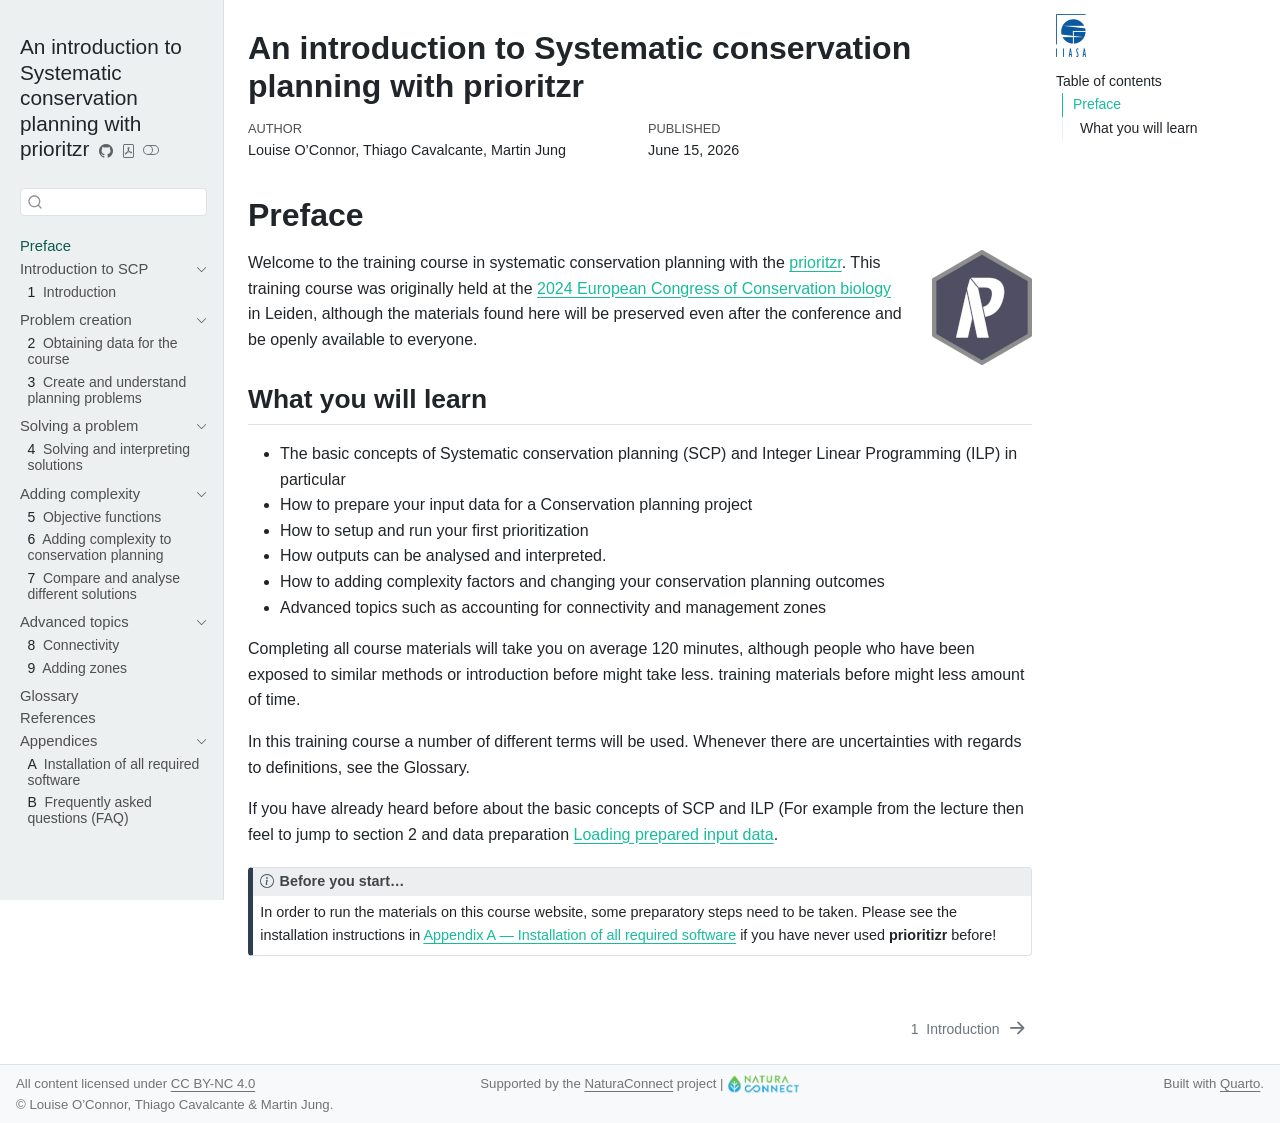
<file: index.html>
<!DOCTYPE html>
<html xmlns="http://www.w3.org/1999/xhtml" lang="en" xml:lang="en"><head>

<meta charset="utf-8">
<meta name="generator" content="quarto-1.9.38">

<meta name="viewport" content="width=device-width, initial-scale=1.0, user-scalable=yes">

<meta name="author" content="Louise O’Connor, Thiago Cavalcante, Martin Jung">
<meta name="dcterms.date" content="2026-06-15">

<title>An introduction to Systematic conservation planning with prioritzr</title>
<style>
/* Default styles provided by pandoc.
** See https://pandoc.org/MANUAL.html#variables-for-html for config info.
*/
code{white-space: pre-wrap;}
span.smallcaps{font-variant: small-caps;}
div.columns{display: flex; gap: min(4vw, 1.5em);}
div.column{flex: auto; overflow-x: auto;}
div.hanging-indent{margin-left: 1.5em; text-indent: -1.5em;}
ul.task-list{list-style: none;}
ul.task-list li input[type="checkbox"] {
  width: 0.8em;
  margin: 0 0.8em 0.2em -1em; /* quarto-specific, see https://github.com/quarto-dev/quarto-cli/issues/4556 */ 
  vertical-align: middle;
}
</style>


<script src="site_libs/quarto-nav/quarto-nav.js"></script>
<script src="site_libs/quarto-nav/headroom.min.js"></script>
<script src="site_libs/clipboard/clipboard.min.js"></script>
<script src="site_libs/quarto-search/autocomplete.umd.js"></script>
<script src="site_libs/quarto-search/fuse.min.js"></script>
<script src="site_libs/quarto-search/quarto-search.js"></script>
<meta name="quarto:offset" content="./">
<link href="./chapters/intro.html" rel="next">
<link href=".//resources/favicon.ico" rel="icon">
<script src="site_libs/quarto-html/quarto.js" type="module"></script>
<script src="site_libs/quarto-html/tabsets/tabsets.js" type="module"></script>
<script src="site_libs/quarto-html/popper.min.js"></script>
<script src="site_libs/quarto-html/tippy.umd.min.js"></script>
<script src="site_libs/quarto-html/anchor.min.js"></script>
<link href="site_libs/quarto-html/tippy.css" rel="stylesheet">
<link href="site_libs/quarto-html/quarto-syntax-highlighting-8e563bccdeb7e5b4bf8f1d510bb78af9.css" rel="stylesheet" class="quarto-color-scheme" id="quarto-text-highlighting-styles">
<link href="site_libs/quarto-html/quarto-syntax-highlighting-dark-8e563bccdeb7e5b4bf8f1d510bb78af9.css" rel="stylesheet" class="quarto-color-scheme quarto-color-alternate" id="quarto-text-highlighting-styles">
<link href="site_libs/quarto-html/quarto-syntax-highlighting-8e563bccdeb7e5b4bf8f1d510bb78af9.css" rel="stylesheet" class="quarto-color-scheme-extra" id="quarto-text-highlighting-styles">
<script src="site_libs/bootstrap/bootstrap.min.js"></script>
<link href="site_libs/bootstrap/bootstrap-icons.css" rel="stylesheet">
<link href="site_libs/bootstrap/bootstrap-b4038ea033d9bff4059b66adea6c21d7.min.css" rel="stylesheet" append-hash="true" class="quarto-color-scheme" id="quarto-bootstrap" data-mode="light">
<link href="site_libs/bootstrap/bootstrap-dark-64cd986272760cbdcf880694e67bc337.min.css" rel="stylesheet" append-hash="true" class="quarto-color-scheme quarto-color-alternate" id="quarto-bootstrap" data-mode="dark">
<link href="site_libs/bootstrap/bootstrap-b4038ea033d9bff4059b66adea6c21d7.min.css" rel="stylesheet" append-hash="true" class="quarto-color-scheme-extra" id="quarto-bootstrap" data-mode="light">
<script id="quarto-search-options" type="application/json">{
  "location": "sidebar",
  "copy-button": false,
  "collapse-after": 3,
  "panel-placement": "start",
  "type": "textbox",
  "limit": 50,
  "keyboard-shortcut": [
    "f",
    "/",
    "s"
  ],
  "show-item-context": false,
  "language": {
    "search-no-results-text": "No results",
    "search-matching-documents-text": "matching documents",
    "search-copy-link-title": "Copy link to search",
    "search-hide-matches-text": "Hide additional matches",
    "search-more-match-text": "more match in this document",
    "search-more-matches-text": "more matches in this document",
    "search-clear-button-title": "Clear",
    "search-text-placeholder": "",
    "search-detached-cancel-button-title": "Cancel",
    "search-submit-button-title": "Submit",
    "search-label": "Search"
  }
}</script>
<style>html{ scroll-behavior: smooth; }</style>


</head>

<body class="nav-sidebar docked quarto-light"><script id="quarto-html-before-body" type="application/javascript">
    const toggleBodyColorMode = (bsSheetEl) => {
      const mode = bsSheetEl.getAttribute("data-mode");
      const bodyEl = window.document.querySelector("body");
      if (mode === "dark") {
        bodyEl.classList.add("quarto-dark");
        bodyEl.classList.remove("quarto-light");
      } else {
        bodyEl.classList.add("quarto-light");
        bodyEl.classList.remove("quarto-dark");
      }
    }
    const toggleBodyColorPrimary = () => {
      const bsSheetEl = window.document.querySelector("link#quarto-bootstrap:not([rel=disabled-stylesheet])");
      if (bsSheetEl) {
        toggleBodyColorMode(bsSheetEl);
      }
    }
    const setColorSchemeToggle = (alternate) => {
      const toggles = window.document.querySelectorAll('.quarto-color-scheme-toggle');
      for (let i=0; i < toggles.length; i++) {
        const toggle = toggles[i];
        if (toggle) {
          if (alternate) {
            toggle.classList.add("alternate");
          } else {
            toggle.classList.remove("alternate");
          }
        }
      }
    };
    const toggleColorMode = (alternate) => {
      // Switch the stylesheets
      const primaryStylesheets = window.document.querySelectorAll('link.quarto-color-scheme:not(.quarto-color-alternate)');
      const alternateStylesheets = window.document.querySelectorAll('link.quarto-color-scheme.quarto-color-alternate');
      manageTransitions('#quarto-margin-sidebar .nav-link', false);
      if (alternate) {
        // note: dark is layered on light, we don't disable primary!
        enableStylesheet(alternateStylesheets);
        for (const sheetNode of alternateStylesheets) {
          if (sheetNode.id === "quarto-bootstrap") {
            toggleBodyColorMode(sheetNode);
          }
        }
      } else {
        disableStylesheet(alternateStylesheets);
        enableStylesheet(primaryStylesheets)
        toggleBodyColorPrimary();
      }
      manageTransitions('#quarto-margin-sidebar .nav-link', true);
      // Switch the toggles
      setColorSchemeToggle(alternate)
      // Hack to workaround the fact that safari doesn't
      // properly recolor the scrollbar when toggling (#1455)
      if (navigator.userAgent.indexOf('Safari') > 0 && navigator.userAgent.indexOf('Chrome') == -1) {
        manageTransitions("body", false);
        window.scrollTo(0, 1);
        setTimeout(() => {
          window.scrollTo(0, 0);
          manageTransitions("body", true);
        }, 40);
      }
    }
    const disableStylesheet = (stylesheets) => {
      for (let i=0; i < stylesheets.length; i++) {
        const stylesheet = stylesheets[i];
        stylesheet.rel = 'disabled-stylesheet';
      }
    }
    const enableStylesheet = (stylesheets) => {
      for (let i=0; i < stylesheets.length; i++) {
        const stylesheet = stylesheets[i];
        if(stylesheet.rel !== 'stylesheet') { // for Chrome, which will still FOUC without this check
          stylesheet.rel = 'stylesheet';
        }
      }
    }
    const manageTransitions = (selector, allowTransitions) => {
      const els = window.document.querySelectorAll(selector);
      for (let i=0; i < els.length; i++) {
        const el = els[i];
        if (allowTransitions) {
          el.classList.remove('notransition');
        } else {
          el.classList.add('notransition');
        }
      }
    }
    const isFileUrl = () => {
      return window.location.protocol === 'file:';
    }
    const hasAlternateSentinel = () => {
      let styleSentinel = getColorSchemeSentinel();
      if (styleSentinel !== null) {
        return styleSentinel === "alternate";
      } else {
        return false;
      }
    }
    const setStyleSentinel = (alternate) => {
      const value = alternate ? "alternate" : "default";
      if (!isFileUrl()) {
        window.localStorage.setItem("quarto-color-scheme", value);
      } else {
        localAlternateSentinel = value;
      }
    }
    const getColorSchemeSentinel = () => {
      if (!isFileUrl()) {
        const storageValue = window.localStorage.getItem("quarto-color-scheme");
        return storageValue != null ? storageValue : localAlternateSentinel;
      } else {
        return localAlternateSentinel;
      }
    }
    const toggleGiscusIfUsed = (isAlternate, darkModeDefault) => {
      const baseTheme = document.querySelector('#giscus-base-theme')?.value ?? 'light';
      const alternateTheme = document.querySelector('#giscus-alt-theme')?.value ?? 'dark';
      let newTheme = '';
      if(authorPrefersDark) {
        newTheme = isAlternate ? baseTheme : alternateTheme;
      } else {
        newTheme = isAlternate ? alternateTheme : baseTheme;
      }
      const changeGiscusTheme = () => {
        // From: https://github.com/giscus/giscus/issues/336
        const sendMessage = (message) => {
          const iframe = document.querySelector('iframe.giscus-frame');
          if (!iframe) return;
          iframe.contentWindow.postMessage({ giscus: message }, 'https://giscus.app');
        }
        sendMessage({
          setConfig: {
            theme: newTheme
          }
        });
      }
      const isGiscussLoaded = window.document.querySelector('iframe.giscus-frame') !== null;
      if (isGiscussLoaded) {
        changeGiscusTheme();
      }
    };
    const authorPrefersDark = false;
    const darkModeDefault = authorPrefersDark;
      document.querySelector('link#quarto-text-highlighting-styles.quarto-color-scheme-extra').rel = 'disabled-stylesheet';
      document.querySelector('link#quarto-bootstrap.quarto-color-scheme-extra').rel = 'disabled-stylesheet';
    let localAlternateSentinel = darkModeDefault ? 'alternate' : 'default';
    // Dark / light mode switch
    window.quartoToggleColorScheme = () => {
      // Read the current dark / light value
      let toAlternate = !hasAlternateSentinel();
      toggleColorMode(toAlternate);
      setStyleSentinel(toAlternate);
      toggleGiscusIfUsed(toAlternate, darkModeDefault);
      window.dispatchEvent(new Event('resize'));
    };
    // Switch to dark mode if need be
    if (hasAlternateSentinel()) {
      toggleColorMode(true);
    } else {
      toggleColorMode(false);
    }
  </script>

<div id="quarto-search-results"></div>
  <header id="quarto-header" class="headroom fixed-top">
  <nav class="quarto-secondary-nav">
    <div class="container-fluid d-flex">
      <button type="button" class="quarto-btn-toggle btn" data-bs-toggle="collapse" role="button" data-bs-target=".quarto-sidebar-collapse-item" aria-controls="quarto-sidebar" aria-expanded="false" aria-label="Toggle sidebar navigation" onclick="if (window.quartoToggleHeadroom) { window.quartoToggleHeadroom(); }">
        <i class="bi bi-layout-text-sidebar-reverse"></i>
      </button>
        <nav class="quarto-page-breadcrumbs" aria-label="breadcrumb"><ol class="breadcrumb"><li class="breadcrumb-item"><a href="./index.html">Preface</a></li></ol></nav>
        <a class="flex-grow-1" role="navigation" data-bs-toggle="collapse" data-bs-target=".quarto-sidebar-collapse-item" aria-controls="quarto-sidebar" aria-expanded="false" aria-label="Toggle sidebar navigation" onclick="if (window.quartoToggleHeadroom) { window.quartoToggleHeadroom(); }">      
        </a>
      <button type="button" class="btn quarto-search-button" aria-label="Search" onclick="window.quartoOpenSearch();">
        <i class="bi bi-search"></i>
      </button>
    </div>
  </nav>
</header>
<!-- content -->
<div id="quarto-content" class="quarto-container page-columns page-rows-contents page-layout-article">
<!-- sidebar -->
  <nav id="quarto-sidebar" class="sidebar collapse collapse-horizontal quarto-sidebar-collapse-item sidebar-navigation docked overflow-auto">
    <div class="pt-lg-2 mt-2 text-left sidebar-header">
    <div class="sidebar-title mb-0 py-0">
      <a href="./">An introduction to Systematic conservation planning with prioritzr</a> 
        <div class="sidebar-tools-main tools-wide">
    <a href="https://github.com/iiasa/eccb2026" title="Source Code" class="quarto-navigation-tool px-1" aria-label="Source Code"><i class="bi bi-github"></i></a>
    <a href="./An-introduction-to-Systematic-conservation-planning-with-prioritzr.pdf" title="Download PDF" class="quarto-navigation-tool px-1" aria-label="Download PDF"><i class="bi bi-file-pdf"></i></a>
  <a href="" class="quarto-color-scheme-toggle quarto-navigation-tool  px-1" onclick="window.quartoToggleColorScheme(); return false;" title="Toggle dark mode"><i class="bi"></i></a>
</div>
    </div>
      </div>
        <div class="mt-2 flex-shrink-0 align-items-center">
        <div class="sidebar-search">
        <div id="quarto-search" class="" title="Search"></div>
        </div>
        </div>
    <div class="sidebar-menu-container"> 
    <ul class="list-unstyled mt-1">
        <li class="sidebar-item">
  <div class="sidebar-item-container"> 
  <a href="./index.html" class="sidebar-item-text sidebar-link active">
 <span class="menu-text">Preface</span></a>
  </div>
</li>
        <li class="sidebar-item sidebar-item-section">
      <div class="sidebar-item-container"> 
            <a class="sidebar-item-text sidebar-link text-start" data-bs-toggle="collapse" data-bs-target="#quarto-sidebar-section-1" role="navigation" aria-expanded="true">
 <span class="menu-text">Introduction to SCP</span></a>
          <a class="sidebar-item-toggle text-start" data-bs-toggle="collapse" data-bs-target="#quarto-sidebar-section-1" role="navigation" aria-expanded="true" aria-label="Toggle section">
            <i class="bi bi-chevron-right ms-2"></i>
          </a> 
      </div>
      <ul id="quarto-sidebar-section-1" class="collapse list-unstyled sidebar-section depth1 show">  
          <li class="sidebar-item">
  <div class="sidebar-item-container"> 
  <a href="./chapters/intro.html" class="sidebar-item-text sidebar-link">
 <span class="menu-text"><span class="chapter-number">1</span>&nbsp; <span class="chapter-title">Introduction</span></span></a>
  </div>
</li>
      </ul>
  </li>
        <li class="sidebar-item sidebar-item-section">
      <div class="sidebar-item-container"> 
            <a class="sidebar-item-text sidebar-link text-start" data-bs-toggle="collapse" data-bs-target="#quarto-sidebar-section-2" role="navigation" aria-expanded="true">
 <span class="menu-text">Problem creation</span></a>
          <a class="sidebar-item-toggle text-start" data-bs-toggle="collapse" data-bs-target="#quarto-sidebar-section-2" role="navigation" aria-expanded="true" aria-label="Toggle section">
            <i class="bi bi-chevron-right ms-2"></i>
          </a> 
      </div>
      <ul id="quarto-sidebar-section-2" class="collapse list-unstyled sidebar-section depth1 show">  
          <li class="sidebar-item">
  <div class="sidebar-item-container"> 
  <a href="./chapters/Datapreparation.html" class="sidebar-item-text sidebar-link">
 <span class="menu-text"><span class="chapter-number">2</span>&nbsp; <span class="chapter-title">Obtaining data for the course</span></span></a>
  </div>
</li>
          <li class="sidebar-item">
  <div class="sidebar-item-container"> 
  <a href="./chapters/Problemcreation.html" class="sidebar-item-text sidebar-link">
 <span class="menu-text"><span class="chapter-number">3</span>&nbsp; <span class="chapter-title">Create and understand planning problems</span></span></a>
  </div>
</li>
      </ul>
  </li>
        <li class="sidebar-item sidebar-item-section">
      <div class="sidebar-item-container"> 
            <a class="sidebar-item-text sidebar-link text-start" data-bs-toggle="collapse" data-bs-target="#quarto-sidebar-section-3" role="navigation" aria-expanded="true">
 <span class="menu-text">Solving a problem</span></a>
          <a class="sidebar-item-toggle text-start" data-bs-toggle="collapse" data-bs-target="#quarto-sidebar-section-3" role="navigation" aria-expanded="true" aria-label="Toggle section">
            <i class="bi bi-chevron-right ms-2"></i>
          </a> 
      </div>
      <ul id="quarto-sidebar-section-3" class="collapse list-unstyled sidebar-section depth1 show">  
          <li class="sidebar-item">
  <div class="sidebar-item-container"> 
  <a href="./chapters/SolutionInterpretation.html" class="sidebar-item-text sidebar-link">
 <span class="menu-text"><span class="chapter-number">4</span>&nbsp; <span class="chapter-title">Solving and interpreting solutions</span></span></a>
  </div>
</li>
      </ul>
  </li>
        <li class="sidebar-item sidebar-item-section">
      <div class="sidebar-item-container"> 
            <a class="sidebar-item-text sidebar-link text-start" data-bs-toggle="collapse" data-bs-target="#quarto-sidebar-section-4" role="navigation" aria-expanded="true">
 <span class="menu-text">Adding complexity</span></a>
          <a class="sidebar-item-toggle text-start" data-bs-toggle="collapse" data-bs-target="#quarto-sidebar-section-4" role="navigation" aria-expanded="true" aria-label="Toggle section">
            <i class="bi bi-chevron-right ms-2"></i>
          </a> 
      </div>
      <ul id="quarto-sidebar-section-4" class="collapse list-unstyled sidebar-section depth1 show">  
          <li class="sidebar-item">
  <div class="sidebar-item-container"> 
  <a href="./chapters/ObjectiveFunctions.html" class="sidebar-item-text sidebar-link">
 <span class="menu-text"><span class="chapter-number">5</span>&nbsp; <span class="chapter-title">Objective functions</span></span></a>
  </div>
</li>
          <li class="sidebar-item">
  <div class="sidebar-item-container"> 
  <a href="./chapters/ProblemComplexity.html" class="sidebar-item-text sidebar-link">
 <span class="menu-text"><span class="chapter-number">6</span>&nbsp; <span class="chapter-title">Adding complexity to conservation planning</span></span></a>
  </div>
</li>
          <li class="sidebar-item">
  <div class="sidebar-item-container"> 
  <a href="./chapters/CompareSolutions.html" class="sidebar-item-text sidebar-link">
 <span class="menu-text"><span class="chapter-number">7</span>&nbsp; <span class="chapter-title">Compare and analyse different solutions</span></span></a>
  </div>
</li>
      </ul>
  </li>
        <li class="sidebar-item sidebar-item-section">
      <div class="sidebar-item-container"> 
            <a class="sidebar-item-text sidebar-link text-start" data-bs-toggle="collapse" data-bs-target="#quarto-sidebar-section-5" role="navigation" aria-expanded="true">
 <span class="menu-text">Advanced topics</span></a>
          <a class="sidebar-item-toggle text-start" data-bs-toggle="collapse" data-bs-target="#quarto-sidebar-section-5" role="navigation" aria-expanded="true" aria-label="Toggle section">
            <i class="bi bi-chevron-right ms-2"></i>
          </a> 
      </div>
      <ul id="quarto-sidebar-section-5" class="collapse list-unstyled sidebar-section depth1 show">  
          <li class="sidebar-item">
  <div class="sidebar-item-container"> 
  <a href="./chapters/Connectivity.html" class="sidebar-item-text sidebar-link">
 <span class="menu-text"><span class="chapter-number">8</span>&nbsp; <span class="chapter-title">Connectivity</span></span></a>
  </div>
</li>
          <li class="sidebar-item">
  <div class="sidebar-item-container"> 
  <a href="./chapters/Zones.html" class="sidebar-item-text sidebar-link">
 <span class="menu-text"><span class="chapter-number">9</span>&nbsp; <span class="chapter-title">Adding zones</span></span></a>
  </div>
</li>
      </ul>
  </li>
        <li class="sidebar-item">
  <div class="sidebar-item-container"> 
  <a href="./glossary.html" class="sidebar-item-text sidebar-link">
 <span class="menu-text">Glossary</span></a>
  </div>
</li>
        <li class="sidebar-item">
  <div class="sidebar-item-container"> 
  <a href="./references.html" class="sidebar-item-text sidebar-link">
 <span class="menu-text">References</span></a>
  </div>
</li>
        <li class="sidebar-item sidebar-item-section">
      <div class="sidebar-item-container"> 
            <a class="sidebar-item-text sidebar-link text-start" data-bs-toggle="collapse" data-bs-target="#quarto-sidebar-section-6" role="navigation" aria-expanded="true">
 <span class="menu-text">Appendices</span></a>
          <a class="sidebar-item-toggle text-start" data-bs-toggle="collapse" data-bs-target="#quarto-sidebar-section-6" role="navigation" aria-expanded="true" aria-label="Toggle section">
            <i class="bi bi-chevron-right ms-2"></i>
          </a> 
      </div>
      <ul id="quarto-sidebar-section-6" class="collapse list-unstyled sidebar-section depth1 show">  
          <li class="sidebar-item">
  <div class="sidebar-item-container"> 
  <a href="./appendices/installation.html" class="sidebar-item-text sidebar-link">
 <span class="menu-text"><span class="chapter-number">A</span>&nbsp; <span class="chapter-title">Installation of all required software</span></span></a>
  </div>
</li>
          <li class="sidebar-item">
  <div class="sidebar-item-container"> 
  <a href="./appendices/FAQ.html" class="sidebar-item-text sidebar-link">
 <span class="menu-text"><span class="chapter-number">B</span>&nbsp; <span class="chapter-title">Frequently asked questions (FAQ)</span></span></a>
  </div>
</li>
      </ul>
  </li>
    </ul>
    </div>
</nav>
<div id="quarto-sidebar-glass" class="quarto-sidebar-collapse-item" data-bs-toggle="collapse" data-bs-target=".quarto-sidebar-collapse-item"></div>
<!-- margin-sidebar -->
    <div id="quarto-margin-sidebar" class="sidebar margin-sidebar"><div class="quarto-margin-header"><div class="margin-header-item">
<p><img src="./resources/IIASA_logo_small.png" class="img-fluid"></p>
</div></div>
        <nav id="TOC" role="doc-toc" class="toc-active">
    <h2 id="toc-title">Table of contents</h2>
   
  <ul>
  <li><a href="#preface" id="toc-preface" class="nav-link active" data-scroll-target="#preface">Preface</a>
  <ul class="collapse">
  <li><a href="#what-you-will-learn" id="toc-what-you-will-learn" class="nav-link" data-scroll-target="#what-you-will-learn">What you will learn</a></li>
  </ul></li>
  </ul>
</nav>
    </div>
<!-- main -->
<main class="content" id="quarto-document-content">


<header id="title-block-header" class="quarto-title-block default">
<div class="quarto-title">
<h1 class="title">An introduction to Systematic conservation planning with prioritzr</h1>
</div>



<div class="quarto-title-meta">

    <div>
    <div class="quarto-title-meta-heading">Author</div>
    <div class="quarto-title-meta-contents">
             <p>Louise O’Connor, Thiago Cavalcante, Martin Jung </p>
          </div>
  </div>
    
    <div>
    <div class="quarto-title-meta-heading">Published</div>
    <div class="quarto-title-meta-contents">
      <p class="date">June 15, 2026</p>
    </div>
  </div>
  
    
  </div>
  


</header>



<section id="preface" class="level1 unnumbered">
<h1 class="unnumbered">Preface</h1><p><img src="./resources/logo.png" title="An introduction to Systematic conservation planning with prioritzr" class="quarto-cover-image nolightbox img-fluid" alt="An introduction to Systematic conservation planning with prioritzr "></p>
<p>Welcome to the training course in systematic conservation planning with the <a href="https://prioritizr.net/" title="Website of the prioritzr package">prioritzr</a>. This training course was originally held at the <a href="https://eccb26leiden.eu/">2024 European Congress of Conservation biology</a> in Leiden, although the materials found here will be preserved even after the conference and be openly available to everyone.</p>
<section id="what-you-will-learn" class="level2">
<h2 class="anchored" data-anchor-id="what-you-will-learn">What you will learn</h2>
<ul>
<li>The basic concepts of Systematic conservation planning (SCP) and Integer Linear Programming (ILP) in particular</li>
<li>How to prepare your input data for a Conservation planning project</li>
<li>How to setup and run your first prioritization</li>
<li>How outputs can be analysed and interpreted.</li>
<li>How to adding complexity factors and changing your conservation planning outcomes</li>
<li>Advanced topics such as accounting for connectivity and management zones</li>
</ul>
<p>Completing all course materials will take you on average 120 minutes, although people who have been exposed to similar methods or introduction before might take less. training materials before might less amount of time.</p>
<p>In this training course a number of different terms will be used. Whenever there are uncertainties with regards to definitions, see the Glossary.</p>
<p>If you have already heard before about the basic concepts of SCP and ILP (For example from the lecture then feel to jump to section 2 and data preparation <a href="chapters/Datapreparation.html" class="quarto-xref"><span>Loading prepared input data</span></a>.</p>
<div class="callout callout-style-default callout-note callout-titled">
<div class="callout-header d-flex align-content-center">
<div class="callout-icon-container">
<i class="callout-icon"></i>
</div>
<div class="callout-title-container flex-fill">
<span class="screen-reader-only">Note</span>Before you start…
</div>
</div>
<div class="callout-body-container callout-body">
<p>In order to run the materials on this course website, some preparatory steps need to be taken. Please see the installation instructions in <a href="appendices/installation.html" class="quarto-xref"><span>Appendix A — Installation of all required software</span></a> if you have never used <strong>prioritizr</strong> before!</p>
</div>
</div>


</section>
</section>

</main> <!-- /main -->
<script id="quarto-html-after-body" type="application/javascript">
  window.document.addEventListener("DOMContentLoaded", function (event) {
    // Ensure there is a toggle, if there isn't float one in the top right
    if (window.document.querySelector('.quarto-color-scheme-toggle') === null) {
      const a = window.document.createElement('a');
      a.classList.add('top-right');
      a.classList.add('quarto-color-scheme-toggle');
      a.href = "";
      a.onclick = function() { try { window.quartoToggleColorScheme(); } catch {} return false; };
      const i = window.document.createElement("i");
      i.classList.add('bi');
      a.appendChild(i);
      window.document.body.appendChild(a);
    }
    setColorSchemeToggle(hasAlternateSentinel())
    const icon = "";
    const anchorJS = new window.AnchorJS();
    anchorJS.options = {
      placement: 'right',
      icon: icon
    };
    anchorJS.add('.anchored');
    const isCodeAnnotation = (el) => {
      for (const clz of el.classList) {
        if (clz.startsWith('code-annotation-')) {                     
          return true;
        }
      }
      return false;
    }
    const onCopySuccess = function(e) {
      // button target
      const button = e.trigger;
      // don't keep focus
      button.blur();
      // flash "checked"
      button.classList.add('code-copy-button-checked');
      var currentTitle = button.getAttribute("title");
      button.setAttribute("title", "Copied!");
      let tooltip;
      if (window.bootstrap) {
        button.setAttribute("data-bs-toggle", "tooltip");
        button.setAttribute("data-bs-placement", "left");
        button.setAttribute("data-bs-title", "Copied!");
        tooltip = new bootstrap.Tooltip(button, 
          { trigger: "manual", 
            customClass: "code-copy-button-tooltip",
            offset: [0, -8]});
        tooltip.show();    
      }
      setTimeout(function() {
        if (tooltip) {
          tooltip.hide();
          button.removeAttribute("data-bs-title");
          button.removeAttribute("data-bs-toggle");
          button.removeAttribute("data-bs-placement");
        }
        button.setAttribute("title", currentTitle);
        button.classList.remove('code-copy-button-checked');
      }, 1000);
      // clear code selection
      e.clearSelection();
    }
    const getTextToCopy = function(trigger) {
      const outerScaffold = trigger.parentElement.cloneNode(true);
      const codeEl = outerScaffold.querySelector('code');
      for (const childEl of codeEl.children) {
        if (isCodeAnnotation(childEl)) {
          childEl.remove();
        }
      }
      return codeEl.innerText;
    }
    const clipboard = new window.ClipboardJS('.code-copy-button:not([data-in-quarto-modal])', {
      text: getTextToCopy
    });
    clipboard.on('success', onCopySuccess);
    if (window.document.getElementById('quarto-embedded-source-code-modal')) {
      const clipboardModal = new window.ClipboardJS('.code-copy-button[data-in-quarto-modal]', {
        text: getTextToCopy,
        container: window.document.getElementById('quarto-embedded-source-code-modal')
      });
      clipboardModal.on('success', onCopySuccess);
    }
      var localhostRegex = new RegExp(/^(?:http|https):\/\/localhost\:?[0-9]*\//);
      var mailtoRegex = new RegExp(/^mailto:/);
        var filterRegex = new RegExp("https:\/\/iiasa\.github\.io\/eccb2026\/");
      var isInternal = (href) => {
          return filterRegex.test(href) || localhostRegex.test(href) || mailtoRegex.test(href);
      }
      // Inspect non-navigation links and adorn them if external
     var links = window.document.querySelectorAll('a[href]:not(.nav-link):not(.navbar-brand):not(.toc-action):not(.sidebar-link):not(.sidebar-item-toggle):not(.pagination-link):not(.no-external):not([aria-hidden]):not(.dropdown-item):not(.quarto-navigation-tool):not(.about-link)');
      for (var i=0; i<links.length; i++) {
        const link = links[i];
        if (!isInternal(link.href)) {
          // undo the damage that might have been done by quarto-nav.js in the case of
          // links that we want to consider external
          if (link.dataset.originalHref !== undefined) {
            link.href = link.dataset.originalHref;
          }
        }
      }
    function tippyHover(el, contentFn, onTriggerFn, onUntriggerFn) {
      const config = {
        allowHTML: true,
        maxWidth: 500,
        delay: 100,
        arrow: false,
        appendTo: function(el) {
            return el.parentElement;
        },
        interactive: true,
        interactiveBorder: 10,
        theme: 'quarto',
        placement: 'bottom-start',
      };
      if (contentFn) {
        config.content = contentFn;
      }
      if (onTriggerFn) {
        config.onTrigger = onTriggerFn;
      }
      if (onUntriggerFn) {
        config.onUntrigger = onUntriggerFn;
      }
      window.tippy(el, config); 
    }
    const noterefs = window.document.querySelectorAll('a[role="doc-noteref"]');
    for (var i=0; i<noterefs.length; i++) {
      const ref = noterefs[i];
      tippyHover(ref, function() {
        // use id or data attribute instead here
        let href = ref.getAttribute('data-footnote-href') || ref.getAttribute('href');
        try { href = new URL(href).hash; } catch {}
        const id = href.replace(/^#\/?/, "");
        const note = window.document.getElementById(id);
        if (note) {
          return note.innerHTML;
        } else {
          return "";
        }
      });
    }
        let selectedAnnoteEl;
        const selectorForAnnotation = ( cell, annotation) => {
          let cellAttr = 'data-code-cell="' + cell + '"';
          let lineAttr = 'data-code-annotation="' +  annotation + '"';
          const selector = 'span[' + cellAttr + '][' + lineAttr + ']';
          return selector;
        }
        const selectCodeLines = (annoteEl) => {
          const doc = window.document;
          const targetCell = annoteEl.getAttribute("data-target-cell");
          const targetAnnotation = annoteEl.getAttribute("data-target-annotation");
          const annoteSpan = window.document.querySelector(selectorForAnnotation(targetCell, targetAnnotation));
          const lines = annoteSpan.getAttribute("data-code-lines").split(",");
          const lineIds = lines.map((line) => {
            return targetCell + "-" + line;
          })
          let top = null;
          let height = null;
          let parent = null;
          if (lineIds.length > 0) {
              //compute the position of the single el (top and bottom and make a div)
              const el = window.document.getElementById(lineIds[0]);
              top = el.offsetTop;
              height = el.offsetHeight;
              parent = el.parentElement.parentElement;
            if (lineIds.length > 1) {
              const lastEl = window.document.getElementById(lineIds[lineIds.length - 1]);
              const bottom = lastEl.offsetTop + lastEl.offsetHeight;
              height = bottom - top;
            }
            if (top !== null && height !== null && parent !== null) {
              // cook up a div (if necessary) and position it 
              let div = window.document.getElementById("code-annotation-line-highlight");
              if (div === null) {
                div = window.document.createElement("div");
                div.setAttribute("id", "code-annotation-line-highlight");
                div.style.position = 'absolute';
                parent.appendChild(div);
              }
              div.style.top = top - 2 + "px";
              div.style.height = height + 4 + "px";
              div.style.left = 0;
              let gutterDiv = window.document.getElementById("code-annotation-line-highlight-gutter");
              if (gutterDiv === null) {
                gutterDiv = window.document.createElement("div");
                gutterDiv.setAttribute("id", "code-annotation-line-highlight-gutter");
                gutterDiv.style.position = 'absolute';
                const codeCell = window.document.getElementById(targetCell);
                const gutter = codeCell.querySelector('.code-annotation-gutter');
                gutter.appendChild(gutterDiv);
              }
              gutterDiv.style.top = top - 2 + "px";
              gutterDiv.style.height = height + 4 + "px";
            }
            selectedAnnoteEl = annoteEl;
          }
        };
        const unselectCodeLines = () => {
          const elementsIds = ["code-annotation-line-highlight", "code-annotation-line-highlight-gutter"];
          elementsIds.forEach((elId) => {
            const div = window.document.getElementById(elId);
            if (div) {
              div.remove();
            }
          });
          selectedAnnoteEl = undefined;
        };
          // Handle positioning of the toggle
      window.addEventListener(
        "resize",
        throttle(() => {
          elRect = undefined;
          if (selectedAnnoteEl) {
            selectCodeLines(selectedAnnoteEl);
          }
        }, 10)
      );
      function throttle(fn, ms) {
      let throttle = false;
      let timer;
        return (...args) => {
          if(!throttle) { // first call gets through
              fn.apply(this, args);
              throttle = true;
          } else { // all the others get throttled
              if(timer) clearTimeout(timer); // cancel #2
              timer = setTimeout(() => {
                fn.apply(this, args);
                timer = throttle = false;
              }, ms);
          }
        };
      }
        // Attach click handler to the DT
        const annoteDls = window.document.querySelectorAll('dt[data-target-cell]');
        for (const annoteDlNode of annoteDls) {
          annoteDlNode.addEventListener('click', (event) => {
            const clickedEl = event.target;
            if (clickedEl !== selectedAnnoteEl) {
              unselectCodeLines();
              const activeEl = window.document.querySelector('dt[data-target-cell].code-annotation-active');
              if (activeEl) {
                activeEl.classList.remove('code-annotation-active');
              }
              selectCodeLines(clickedEl);
              clickedEl.classList.add('code-annotation-active');
            } else {
              // Unselect the line
              unselectCodeLines();
              clickedEl.classList.remove('code-annotation-active');
            }
          });
        }
    const findCites = (el) => {
      const parentEl = el.parentElement;
      if (parentEl) {
        const cites = parentEl.dataset.cites;
        if (cites) {
          return {
            el,
            cites: cites.split(' ')
          };
        } else {
          return findCites(el.parentElement)
        }
      } else {
        return undefined;
      }
    };
    var bibliorefs = window.document.querySelectorAll('a[role="doc-biblioref"]');
    for (var i=0; i<bibliorefs.length; i++) {
      const ref = bibliorefs[i];
      const citeInfo = findCites(ref);
      if (citeInfo) {
        tippyHover(citeInfo.el, function() {
          var popup = window.document.createElement('div');
          citeInfo.cites.forEach(function(cite) {
            var citeDiv = window.document.createElement('div');
            citeDiv.classList.add('hanging-indent');
            citeDiv.classList.add('csl-entry');
            var biblioDiv = window.document.getElementById('ref-' + cite);
            if (biblioDiv) {
              citeDiv.innerHTML = biblioDiv.innerHTML;
            }
            popup.appendChild(citeDiv);
          });
          return popup.innerHTML;
        });
      }
    }
  });
  </script>
<nav class="page-navigation">
  <div class="nav-page nav-page-previous">
  </div>
  <div class="nav-page nav-page-next">
      <a href="./chapters/intro.html" class="pagination-link" aria-label="Introduction">
        <span class="nav-page-text"><span class="chapter-number">1</span>&nbsp; <span class="chapter-title">Introduction</span></span> <i class="bi bi-arrow-right-short"></i>
      </a>
  </div>
</nav>
</div> <!-- /content -->
<footer class="footer">
  <div class="nav-footer">
    <div class="nav-footer-left">
<p>All content licensed under <a href="https://creativecommons.org/licenses/by-nc/4.0/">CC BY-NC 4.0</a> <br> © Louise O’Connor, Thiago Cavalcante &amp; Martin Jung.</p>
</div>   
    <div class="nav-footer-center">
<p>Supported by the <a href="https://naturaconnect.eu">NaturaConnect</a> project | <img src="./resources/Natura-Connect-logo.png" height="20" alt="NaturaConnect"></p>
</div>
    <div class="nav-footer-right">
<p>Built with <a href="https://quarto.org/">Quarto</a>.</p>
</div>
  </div>
</footer>




<script src="site_libs/quarto-html/zenscroll-min.js"></script>
</body></html>
</file>
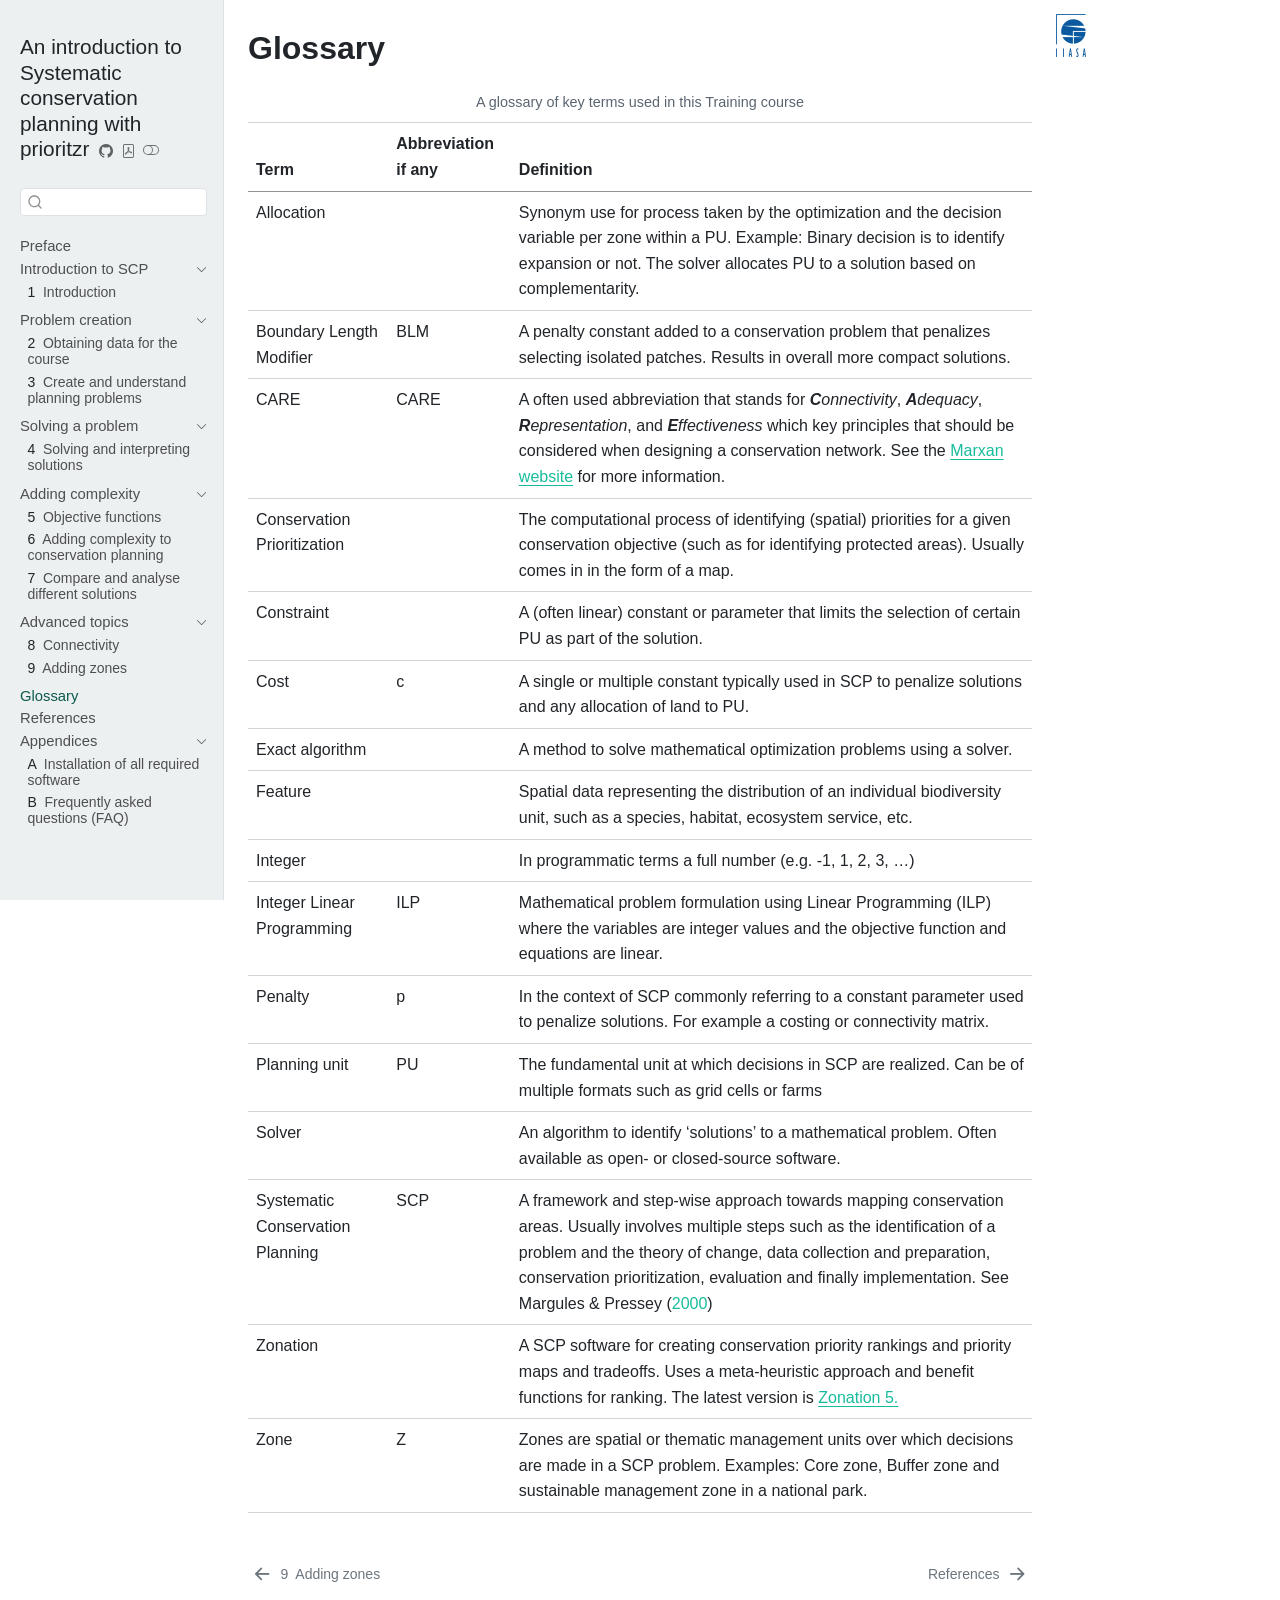
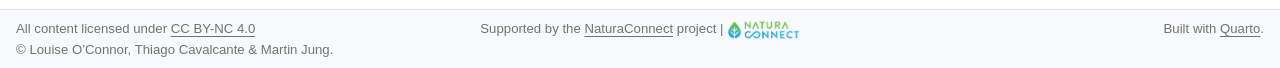
<file: glossary.html>
<!DOCTYPE html>
<html xmlns="http://www.w3.org/1999/xhtml" lang="en" xml:lang="en"><head>

<meta charset="utf-8">
<meta name="generator" content="quarto-1.9.38">

<meta name="viewport" content="width=device-width, initial-scale=1.0, user-scalable=yes">


<title>Glossary – An introduction to Systematic conservation planning with prioritzr</title>
<style>
/* Default styles provided by pandoc.
** See https://pandoc.org/MANUAL.html#variables-for-html for config info.
*/
code{white-space: pre-wrap;}
span.smallcaps{font-variant: small-caps;}
div.columns{display: flex; gap: min(4vw, 1.5em);}
div.column{flex: auto; overflow-x: auto;}
div.hanging-indent{margin-left: 1.5em; text-indent: -1.5em;}
ul.task-list{list-style: none;}
ul.task-list li input[type="checkbox"] {
  width: 0.8em;
  margin: 0 0.8em 0.2em -1em; /* quarto-specific, see https://github.com/quarto-dev/quarto-cli/issues/4556 */ 
  vertical-align: middle;
}
/* CSS for citations */
div.csl-bib-body { }
div.csl-entry {
  clear: both;
}
.hanging-indent div.csl-entry {
  margin-left:2em;
  text-indent:-2em;
}
div.csl-left-margin {
  min-width:2em;
  float:left;
}
div.csl-right-inline {
  margin-left:2em;
  padding-left:1em;
}
div.csl-indent {
  margin-left: 2em;
}</style>


<script src="site_libs/quarto-nav/quarto-nav.js"></script>
<script src="site_libs/quarto-nav/headroom.min.js"></script>
<script src="site_libs/clipboard/clipboard.min.js"></script>
<script src="site_libs/quarto-search/autocomplete.umd.js"></script>
<script src="site_libs/quarto-search/fuse.min.js"></script>
<script src="site_libs/quarto-search/quarto-search.js"></script>
<meta name="quarto:offset" content="./">
<link href="./references.html" rel="next">
<link href="./chapters/Zones.html" rel="prev">
<link href=".//resources/favicon.ico" rel="icon">
<script src="site_libs/quarto-html/quarto.js" type="module"></script>
<script src="site_libs/quarto-html/tabsets/tabsets.js" type="module"></script>
<script src="site_libs/quarto-html/popper.min.js"></script>
<script src="site_libs/quarto-html/tippy.umd.min.js"></script>
<script src="site_libs/quarto-html/anchor.min.js"></script>
<link href="site_libs/quarto-html/tippy.css" rel="stylesheet">
<link href="site_libs/quarto-html/quarto-syntax-highlighting-8e563bccdeb7e5b4bf8f1d510bb78af9.css" rel="stylesheet" class="quarto-color-scheme" id="quarto-text-highlighting-styles">
<link href="site_libs/quarto-html/quarto-syntax-highlighting-dark-8e563bccdeb7e5b4bf8f1d510bb78af9.css" rel="stylesheet" class="quarto-color-scheme quarto-color-alternate" id="quarto-text-highlighting-styles">
<link href="site_libs/quarto-html/quarto-syntax-highlighting-8e563bccdeb7e5b4bf8f1d510bb78af9.css" rel="stylesheet" class="quarto-color-scheme-extra" id="quarto-text-highlighting-styles">
<script src="site_libs/bootstrap/bootstrap.min.js"></script>
<link href="site_libs/bootstrap/bootstrap-icons.css" rel="stylesheet">
<link href="site_libs/bootstrap/bootstrap-b4038ea033d9bff4059b66adea6c21d7.min.css" rel="stylesheet" append-hash="true" class="quarto-color-scheme" id="quarto-bootstrap" data-mode="light">
<link href="site_libs/bootstrap/bootstrap-dark-64cd986272760cbdcf880694e67bc337.min.css" rel="stylesheet" append-hash="true" class="quarto-color-scheme quarto-color-alternate" id="quarto-bootstrap" data-mode="dark">
<link href="site_libs/bootstrap/bootstrap-b4038ea033d9bff4059b66adea6c21d7.min.css" rel="stylesheet" append-hash="true" class="quarto-color-scheme-extra" id="quarto-bootstrap" data-mode="light">
<script id="quarto-search-options" type="application/json">{
  "location": "sidebar",
  "copy-button": false,
  "collapse-after": 3,
  "panel-placement": "start",
  "type": "textbox",
  "limit": 50,
  "keyboard-shortcut": [
    "f",
    "/",
    "s"
  ],
  "show-item-context": false,
  "language": {
    "search-no-results-text": "No results",
    "search-matching-documents-text": "matching documents",
    "search-copy-link-title": "Copy link to search",
    "search-hide-matches-text": "Hide additional matches",
    "search-more-match-text": "more match in this document",
    "search-more-matches-text": "more matches in this document",
    "search-clear-button-title": "Clear",
    "search-text-placeholder": "",
    "search-detached-cancel-button-title": "Cancel",
    "search-submit-button-title": "Submit",
    "search-label": "Search"
  }
}</script>
<style>html{ scroll-behavior: smooth; }</style>


</head>

<body class="nav-sidebar docked quarto-light"><script id="quarto-html-before-body" type="application/javascript">
    const toggleBodyColorMode = (bsSheetEl) => {
      const mode = bsSheetEl.getAttribute("data-mode");
      const bodyEl = window.document.querySelector("body");
      if (mode === "dark") {
        bodyEl.classList.add("quarto-dark");
        bodyEl.classList.remove("quarto-light");
      } else {
        bodyEl.classList.add("quarto-light");
        bodyEl.classList.remove("quarto-dark");
      }
    }
    const toggleBodyColorPrimary = () => {
      const bsSheetEl = window.document.querySelector("link#quarto-bootstrap:not([rel=disabled-stylesheet])");
      if (bsSheetEl) {
        toggleBodyColorMode(bsSheetEl);
      }
    }
    const setColorSchemeToggle = (alternate) => {
      const toggles = window.document.querySelectorAll('.quarto-color-scheme-toggle');
      for (let i=0; i < toggles.length; i++) {
        const toggle = toggles[i];
        if (toggle) {
          if (alternate) {
            toggle.classList.add("alternate");
          } else {
            toggle.classList.remove("alternate");
          }
        }
      }
    };
    const toggleColorMode = (alternate) => {
      // Switch the stylesheets
      const primaryStylesheets = window.document.querySelectorAll('link.quarto-color-scheme:not(.quarto-color-alternate)');
      const alternateStylesheets = window.document.querySelectorAll('link.quarto-color-scheme.quarto-color-alternate');
      manageTransitions('#quarto-margin-sidebar .nav-link', false);
      if (alternate) {
        // note: dark is layered on light, we don't disable primary!
        enableStylesheet(alternateStylesheets);
        for (const sheetNode of alternateStylesheets) {
          if (sheetNode.id === "quarto-bootstrap") {
            toggleBodyColorMode(sheetNode);
          }
        }
      } else {
        disableStylesheet(alternateStylesheets);
        enableStylesheet(primaryStylesheets)
        toggleBodyColorPrimary();
      }
      manageTransitions('#quarto-margin-sidebar .nav-link', true);
      // Switch the toggles
      setColorSchemeToggle(alternate)
      // Hack to workaround the fact that safari doesn't
      // properly recolor the scrollbar when toggling (#1455)
      if (navigator.userAgent.indexOf('Safari') > 0 && navigator.userAgent.indexOf('Chrome') == -1) {
        manageTransitions("body", false);
        window.scrollTo(0, 1);
        setTimeout(() => {
          window.scrollTo(0, 0);
          manageTransitions("body", true);
        }, 40);
      }
    }
    const disableStylesheet = (stylesheets) => {
      for (let i=0; i < stylesheets.length; i++) {
        const stylesheet = stylesheets[i];
        stylesheet.rel = 'disabled-stylesheet';
      }
    }
    const enableStylesheet = (stylesheets) => {
      for (let i=0; i < stylesheets.length; i++) {
        const stylesheet = stylesheets[i];
        if(stylesheet.rel !== 'stylesheet') { // for Chrome, which will still FOUC without this check
          stylesheet.rel = 'stylesheet';
        }
      }
    }
    const manageTransitions = (selector, allowTransitions) => {
      const els = window.document.querySelectorAll(selector);
      for (let i=0; i < els.length; i++) {
        const el = els[i];
        if (allowTransitions) {
          el.classList.remove('notransition');
        } else {
          el.classList.add('notransition');
        }
      }
    }
    const isFileUrl = () => {
      return window.location.protocol === 'file:';
    }
    const hasAlternateSentinel = () => {
      let styleSentinel = getColorSchemeSentinel();
      if (styleSentinel !== null) {
        return styleSentinel === "alternate";
      } else {
        return false;
      }
    }
    const setStyleSentinel = (alternate) => {
      const value = alternate ? "alternate" : "default";
      if (!isFileUrl()) {
        window.localStorage.setItem("quarto-color-scheme", value);
      } else {
        localAlternateSentinel = value;
      }
    }
    const getColorSchemeSentinel = () => {
      if (!isFileUrl()) {
        const storageValue = window.localStorage.getItem("quarto-color-scheme");
        return storageValue != null ? storageValue : localAlternateSentinel;
      } else {
        return localAlternateSentinel;
      }
    }
    const toggleGiscusIfUsed = (isAlternate, darkModeDefault) => {
      const baseTheme = document.querySelector('#giscus-base-theme')?.value ?? 'light';
      const alternateTheme = document.querySelector('#giscus-alt-theme')?.value ?? 'dark';
      let newTheme = '';
      if(authorPrefersDark) {
        newTheme = isAlternate ? baseTheme : alternateTheme;
      } else {
        newTheme = isAlternate ? alternateTheme : baseTheme;
      }
      const changeGiscusTheme = () => {
        // From: https://github.com/giscus/giscus/issues/336
        const sendMessage = (message) => {
          const iframe = document.querySelector('iframe.giscus-frame');
          if (!iframe) return;
          iframe.contentWindow.postMessage({ giscus: message }, 'https://giscus.app');
        }
        sendMessage({
          setConfig: {
            theme: newTheme
          }
        });
      }
      const isGiscussLoaded = window.document.querySelector('iframe.giscus-frame') !== null;
      if (isGiscussLoaded) {
        changeGiscusTheme();
      }
    };
    const authorPrefersDark = false;
    const darkModeDefault = authorPrefersDark;
      document.querySelector('link#quarto-text-highlighting-styles.quarto-color-scheme-extra').rel = 'disabled-stylesheet';
      document.querySelector('link#quarto-bootstrap.quarto-color-scheme-extra').rel = 'disabled-stylesheet';
    let localAlternateSentinel = darkModeDefault ? 'alternate' : 'default';
    // Dark / light mode switch
    window.quartoToggleColorScheme = () => {
      // Read the current dark / light value
      let toAlternate = !hasAlternateSentinel();
      toggleColorMode(toAlternate);
      setStyleSentinel(toAlternate);
      toggleGiscusIfUsed(toAlternate, darkModeDefault);
      window.dispatchEvent(new Event('resize'));
    };
    // Switch to dark mode if need be
    if (hasAlternateSentinel()) {
      toggleColorMode(true);
    } else {
      toggleColorMode(false);
    }
  </script>

<div id="quarto-search-results"></div>
  <header id="quarto-header" class="headroom fixed-top">
  <nav class="quarto-secondary-nav">
    <div class="container-fluid d-flex">
      <button type="button" class="quarto-btn-toggle btn" data-bs-toggle="collapse" role="button" data-bs-target=".quarto-sidebar-collapse-item" aria-controls="quarto-sidebar" aria-expanded="false" aria-label="Toggle sidebar navigation" onclick="if (window.quartoToggleHeadroom) { window.quartoToggleHeadroom(); }">
        <i class="bi bi-layout-text-sidebar-reverse"></i>
      </button>
        <nav class="quarto-page-breadcrumbs" aria-label="breadcrumb"><ol class="breadcrumb"><li class="breadcrumb-item"><a href="./glossary.html">Glossary</a></li></ol></nav>
        <a class="flex-grow-1" role="navigation" data-bs-toggle="collapse" data-bs-target=".quarto-sidebar-collapse-item" aria-controls="quarto-sidebar" aria-expanded="false" aria-label="Toggle sidebar navigation" onclick="if (window.quartoToggleHeadroom) { window.quartoToggleHeadroom(); }">      
        </a>
      <button type="button" class="btn quarto-search-button" aria-label="Search" onclick="window.quartoOpenSearch();">
        <i class="bi bi-search"></i>
      </button>
    </div>
  </nav>
</header>
<!-- content -->
<div id="quarto-content" class="quarto-container page-columns page-rows-contents page-layout-article">
<!-- sidebar -->
  <nav id="quarto-sidebar" class="sidebar collapse collapse-horizontal quarto-sidebar-collapse-item sidebar-navigation docked overflow-auto">
    <div class="pt-lg-2 mt-2 text-left sidebar-header">
    <div class="sidebar-title mb-0 py-0">
      <a href="./">An introduction to Systematic conservation planning with prioritzr</a> 
        <div class="sidebar-tools-main tools-wide">
    <a href="https://github.com/iiasa/eccb2026" title="Source Code" class="quarto-navigation-tool px-1" aria-label="Source Code"><i class="bi bi-github"></i></a>
    <a href="./An-introduction-to-Systematic-conservation-planning-with-prioritzr.pdf" title="Download PDF" class="quarto-navigation-tool px-1" aria-label="Download PDF"><i class="bi bi-file-pdf"></i></a>
  <a href="" class="quarto-color-scheme-toggle quarto-navigation-tool  px-1" onclick="window.quartoToggleColorScheme(); return false;" title="Toggle dark mode"><i class="bi"></i></a>
</div>
    </div>
      </div>
        <div class="mt-2 flex-shrink-0 align-items-center">
        <div class="sidebar-search">
        <div id="quarto-search" class="" title="Search"></div>
        </div>
        </div>
    <div class="sidebar-menu-container"> 
    <ul class="list-unstyled mt-1">
        <li class="sidebar-item">
  <div class="sidebar-item-container"> 
  <a href="./index.html" class="sidebar-item-text sidebar-link">
 <span class="menu-text">Preface</span></a>
  </div>
</li>
        <li class="sidebar-item sidebar-item-section">
      <div class="sidebar-item-container"> 
            <a class="sidebar-item-text sidebar-link text-start" data-bs-toggle="collapse" data-bs-target="#quarto-sidebar-section-1" role="navigation" aria-expanded="true">
 <span class="menu-text">Introduction to SCP</span></a>
          <a class="sidebar-item-toggle text-start" data-bs-toggle="collapse" data-bs-target="#quarto-sidebar-section-1" role="navigation" aria-expanded="true" aria-label="Toggle section">
            <i class="bi bi-chevron-right ms-2"></i>
          </a> 
      </div>
      <ul id="quarto-sidebar-section-1" class="collapse list-unstyled sidebar-section depth1 show">  
          <li class="sidebar-item">
  <div class="sidebar-item-container"> 
  <a href="./chapters/intro.html" class="sidebar-item-text sidebar-link">
 <span class="menu-text"><span class="chapter-number">1</span>&nbsp; <span class="chapter-title">Introduction</span></span></a>
  </div>
</li>
      </ul>
  </li>
        <li class="sidebar-item sidebar-item-section">
      <div class="sidebar-item-container"> 
            <a class="sidebar-item-text sidebar-link text-start" data-bs-toggle="collapse" data-bs-target="#quarto-sidebar-section-2" role="navigation" aria-expanded="true">
 <span class="menu-text">Problem creation</span></a>
          <a class="sidebar-item-toggle text-start" data-bs-toggle="collapse" data-bs-target="#quarto-sidebar-section-2" role="navigation" aria-expanded="true" aria-label="Toggle section">
            <i class="bi bi-chevron-right ms-2"></i>
          </a> 
      </div>
      <ul id="quarto-sidebar-section-2" class="collapse list-unstyled sidebar-section depth1 show">  
          <li class="sidebar-item">
  <div class="sidebar-item-container"> 
  <a href="./chapters/Datapreparation.html" class="sidebar-item-text sidebar-link">
 <span class="menu-text"><span class="chapter-number">2</span>&nbsp; <span class="chapter-title">Obtaining data for the course</span></span></a>
  </div>
</li>
          <li class="sidebar-item">
  <div class="sidebar-item-container"> 
  <a href="./chapters/Problemcreation.html" class="sidebar-item-text sidebar-link">
 <span class="menu-text"><span class="chapter-number">3</span>&nbsp; <span class="chapter-title">Create and understand planning problems</span></span></a>
  </div>
</li>
      </ul>
  </li>
        <li class="sidebar-item sidebar-item-section">
      <div class="sidebar-item-container"> 
            <a class="sidebar-item-text sidebar-link text-start" data-bs-toggle="collapse" data-bs-target="#quarto-sidebar-section-3" role="navigation" aria-expanded="true">
 <span class="menu-text">Solving a problem</span></a>
          <a class="sidebar-item-toggle text-start" data-bs-toggle="collapse" data-bs-target="#quarto-sidebar-section-3" role="navigation" aria-expanded="true" aria-label="Toggle section">
            <i class="bi bi-chevron-right ms-2"></i>
          </a> 
      </div>
      <ul id="quarto-sidebar-section-3" class="collapse list-unstyled sidebar-section depth1 show">  
          <li class="sidebar-item">
  <div class="sidebar-item-container"> 
  <a href="./chapters/SolutionInterpretation.html" class="sidebar-item-text sidebar-link">
 <span class="menu-text"><span class="chapter-number">4</span>&nbsp; <span class="chapter-title">Solving and interpreting solutions</span></span></a>
  </div>
</li>
      </ul>
  </li>
        <li class="sidebar-item sidebar-item-section">
      <div class="sidebar-item-container"> 
            <a class="sidebar-item-text sidebar-link text-start" data-bs-toggle="collapse" data-bs-target="#quarto-sidebar-section-4" role="navigation" aria-expanded="true">
 <span class="menu-text">Adding complexity</span></a>
          <a class="sidebar-item-toggle text-start" data-bs-toggle="collapse" data-bs-target="#quarto-sidebar-section-4" role="navigation" aria-expanded="true" aria-label="Toggle section">
            <i class="bi bi-chevron-right ms-2"></i>
          </a> 
      </div>
      <ul id="quarto-sidebar-section-4" class="collapse list-unstyled sidebar-section depth1 show">  
          <li class="sidebar-item">
  <div class="sidebar-item-container"> 
  <a href="./chapters/ObjectiveFunctions.html" class="sidebar-item-text sidebar-link">
 <span class="menu-text"><span class="chapter-number">5</span>&nbsp; <span class="chapter-title">Objective functions</span></span></a>
  </div>
</li>
          <li class="sidebar-item">
  <div class="sidebar-item-container"> 
  <a href="./chapters/ProblemComplexity.html" class="sidebar-item-text sidebar-link">
 <span class="menu-text"><span class="chapter-number">6</span>&nbsp; <span class="chapter-title">Adding complexity to conservation planning</span></span></a>
  </div>
</li>
          <li class="sidebar-item">
  <div class="sidebar-item-container"> 
  <a href="./chapters/CompareSolutions.html" class="sidebar-item-text sidebar-link">
 <span class="menu-text"><span class="chapter-number">7</span>&nbsp; <span class="chapter-title">Compare and analyse different solutions</span></span></a>
  </div>
</li>
      </ul>
  </li>
        <li class="sidebar-item sidebar-item-section">
      <div class="sidebar-item-container"> 
            <a class="sidebar-item-text sidebar-link text-start" data-bs-toggle="collapse" data-bs-target="#quarto-sidebar-section-5" role="navigation" aria-expanded="true">
 <span class="menu-text">Advanced topics</span></a>
          <a class="sidebar-item-toggle text-start" data-bs-toggle="collapse" data-bs-target="#quarto-sidebar-section-5" role="navigation" aria-expanded="true" aria-label="Toggle section">
            <i class="bi bi-chevron-right ms-2"></i>
          </a> 
      </div>
      <ul id="quarto-sidebar-section-5" class="collapse list-unstyled sidebar-section depth1 show">  
          <li class="sidebar-item">
  <div class="sidebar-item-container"> 
  <a href="./chapters/Connectivity.html" class="sidebar-item-text sidebar-link">
 <span class="menu-text"><span class="chapter-number">8</span>&nbsp; <span class="chapter-title">Connectivity</span></span></a>
  </div>
</li>
          <li class="sidebar-item">
  <div class="sidebar-item-container"> 
  <a href="./chapters/Zones.html" class="sidebar-item-text sidebar-link">
 <span class="menu-text"><span class="chapter-number">9</span>&nbsp; <span class="chapter-title">Adding zones</span></span></a>
  </div>
</li>
      </ul>
  </li>
        <li class="sidebar-item">
  <div class="sidebar-item-container"> 
  <a href="./glossary.html" class="sidebar-item-text sidebar-link active">
 <span class="menu-text">Glossary</span></a>
  </div>
</li>
        <li class="sidebar-item">
  <div class="sidebar-item-container"> 
  <a href="./references.html" class="sidebar-item-text sidebar-link">
 <span class="menu-text">References</span></a>
  </div>
</li>
        <li class="sidebar-item sidebar-item-section">
      <div class="sidebar-item-container"> 
            <a class="sidebar-item-text sidebar-link text-start" data-bs-toggle="collapse" data-bs-target="#quarto-sidebar-section-6" role="navigation" aria-expanded="true">
 <span class="menu-text">Appendices</span></a>
          <a class="sidebar-item-toggle text-start" data-bs-toggle="collapse" data-bs-target="#quarto-sidebar-section-6" role="navigation" aria-expanded="true" aria-label="Toggle section">
            <i class="bi bi-chevron-right ms-2"></i>
          </a> 
      </div>
      <ul id="quarto-sidebar-section-6" class="collapse list-unstyled sidebar-section depth1 show">  
          <li class="sidebar-item">
  <div class="sidebar-item-container"> 
  <a href="./appendices/installation.html" class="sidebar-item-text sidebar-link">
 <span class="menu-text"><span class="chapter-number">A</span>&nbsp; <span class="chapter-title">Installation of all required software</span></span></a>
  </div>
</li>
          <li class="sidebar-item">
  <div class="sidebar-item-container"> 
  <a href="./appendices/FAQ.html" class="sidebar-item-text sidebar-link">
 <span class="menu-text"><span class="chapter-number">B</span>&nbsp; <span class="chapter-title">Frequently asked questions (FAQ)</span></span></a>
  </div>
</li>
      </ul>
  </li>
    </ul>
    </div>
</nav>
<div id="quarto-sidebar-glass" class="quarto-sidebar-collapse-item" data-bs-toggle="collapse" data-bs-target=".quarto-sidebar-collapse-item"></div>
<!-- margin-sidebar -->
    <div id="quarto-margin-sidebar" class="sidebar margin-sidebar"><div class="quarto-margin-header"><div class="margin-header-item">
<p><img src="./resources/IIASA_logo_small.png" class="img-fluid"></p>
</div></div>
        
    </div>
<!-- main -->
<main class="content" id="quarto-document-content">


<header id="title-block-header" class="quarto-title-block default">
<div class="quarto-title">
<h1 class="title"><span id="sec-glossary" class="quarto-section-identifier">Glossary</span></h1>
</div>



<div class="quarto-title-meta">

    
  
    
  </div>
  


</header>


<table class="caption-top table">
<caption>A glossary of key terms used in this Training course</caption>
<thead>
<tr class="header">
<th>Term</th>
<th>Abbreviation if any</th>
<th>Definition</th>
</tr>
</thead>
<tbody>
<tr class="odd">
<td>Allocation</td>
<td></td>
<td>Synonym use for process taken by the optimization and the decision variable per zone within a PU. Example: Binary decision is to identify expansion or not. The solver allocates PU to a solution based on complementarity.</td>
</tr>
<tr class="even">
<td>Boundary Length Modifier</td>
<td>BLM</td>
<td>A penalty constant added to a conservation problem that penalizes selecting isolated patches. Results in overall more compact solutions.</td>
</tr>
<tr class="odd">
<td>CARE</td>
<td>CARE</td>
<td>A often used abbreviation that stands for <em><strong>C</strong>onnectivity</em>, <em><strong>A</strong>dequacy</em>, <em><strong>R</strong>epresentation</em>, and <em><strong>E</strong>ffectiveness</em> which key principles that should be considered when designing a conservation network. See the <a href="https://marxansolutions.org/the-care-principles/">Marxan website</a> for more information.</td>
</tr>
<tr class="even">
<td>Conservation Prioritization</td>
<td></td>
<td>The computational process of identifying (spatial) priorities for a given conservation objective (such as for identifying protected areas). Usually comes in in the form of a map.</td>
</tr>
<tr class="odd">
<td>Constraint</td>
<td></td>
<td>A (often linear) constant or parameter that limits the selection of certain PU as part of the solution.</td>
</tr>
<tr class="even">
<td>Cost</td>
<td>c</td>
<td>A single or multiple constant typically used in SCP to penalize solutions and any allocation of land to PU.</td>
</tr>
<tr class="odd">
<td>Exact algorithm</td>
<td></td>
<td>A method to solve mathematical optimization problems using a solver.</td>
</tr>
<tr class="even">
<td>Feature</td>
<td></td>
<td>Spatial data representing the distribution of an individual biodiversity unit, such as a species, habitat, ecosystem service, etc.</td>
</tr>
<tr class="odd">
<td>Integer</td>
<td></td>
<td>In programmatic terms a full number (e.g.&nbsp;-1, 1, 2, 3, …)</td>
</tr>
<tr class="even">
<td>Integer Linear Programming</td>
<td>ILP</td>
<td>Mathematical problem formulation using Linear Programming (ILP) where the variables are integer values and the objective function and equations are linear.</td>
</tr>
<tr class="odd">
<td>Penalty</td>
<td>p</td>
<td>In the context of SCP commonly referring to a constant parameter used to penalize solutions. For example a costing or connectivity matrix.</td>
</tr>
<tr class="even">
<td>Planning unit</td>
<td>PU</td>
<td>The fundamental unit at which decisions in SCP are realized. Can be of multiple formats such as grid cells or farms</td>
</tr>
<tr class="odd">
<td>Solver</td>
<td></td>
<td>An algorithm to identify ‘solutions’ to a mathematical problem. Often available as open- or closed-source software.</td>
</tr>
<tr class="even">
<td>Systematic Conservation Planning</td>
<td>SCP</td>
<td>A framework and step-wise approach towards mapping conservation areas. Usually involves multiple steps such as the identification of a problem and the theory of change, data collection and preparation, conservation prioritization, evaluation and finally implementation. See <span class="citation" data-cites="margules2000systematic">Margules &amp; Pressey (<a href="references.html#ref-margules2000systematic" role="doc-biblioref">2000</a>)</span></td>
</tr>
<tr class="odd">
<td>Zonation</td>
<td></td>
<td>A SCP software for creating conservation priority rankings and priority maps and tradeoffs. Uses a meta-heuristic approach and benefit functions for ranking. The latest version is <a href="https://zonationteam.github.io/Zonation5/">Zonation 5.</a></td>
</tr>
<tr class="even">
<td>Zone</td>
<td>Z</td>
<td>Zones are spatial or thematic management units over which decisions are made in a SCP problem. Examples: Core zone, Buffer zone and sustainable management zone in a national park.</td>
</tr>
</tbody>
</table>


<div id="refs" class="references csl-bib-body hanging-indent" role="list" style="display: none">
<div id="ref-margules2000systematic" class="csl-entry" role="listitem">
Margules, C.R. &amp; Pressey, R.L. (2000). Systematic conservation planning. <em>Nature</em>, <em>405</em>, 243–253.
</div>
</div>

</main> <!-- /main -->
<script id="quarto-html-after-body" type="application/javascript">
  window.document.addEventListener("DOMContentLoaded", function (event) {
    // Ensure there is a toggle, if there isn't float one in the top right
    if (window.document.querySelector('.quarto-color-scheme-toggle') === null) {
      const a = window.document.createElement('a');
      a.classList.add('top-right');
      a.classList.add('quarto-color-scheme-toggle');
      a.href = "";
      a.onclick = function() { try { window.quartoToggleColorScheme(); } catch {} return false; };
      const i = window.document.createElement("i");
      i.classList.add('bi');
      a.appendChild(i);
      window.document.body.appendChild(a);
    }
    setColorSchemeToggle(hasAlternateSentinel())
    const icon = "";
    const anchorJS = new window.AnchorJS();
    anchorJS.options = {
      placement: 'right',
      icon: icon
    };
    anchorJS.add('.anchored');
    const isCodeAnnotation = (el) => {
      for (const clz of el.classList) {
        if (clz.startsWith('code-annotation-')) {                     
          return true;
        }
      }
      return false;
    }
    const onCopySuccess = function(e) {
      // button target
      const button = e.trigger;
      // don't keep focus
      button.blur();
      // flash "checked"
      button.classList.add('code-copy-button-checked');
      var currentTitle = button.getAttribute("title");
      button.setAttribute("title", "Copied!");
      let tooltip;
      if (window.bootstrap) {
        button.setAttribute("data-bs-toggle", "tooltip");
        button.setAttribute("data-bs-placement", "left");
        button.setAttribute("data-bs-title", "Copied!");
        tooltip = new bootstrap.Tooltip(button, 
          { trigger: "manual", 
            customClass: "code-copy-button-tooltip",
            offset: [0, -8]});
        tooltip.show();    
      }
      setTimeout(function() {
        if (tooltip) {
          tooltip.hide();
          button.removeAttribute("data-bs-title");
          button.removeAttribute("data-bs-toggle");
          button.removeAttribute("data-bs-placement");
        }
        button.setAttribute("title", currentTitle);
        button.classList.remove('code-copy-button-checked');
      }, 1000);
      // clear code selection
      e.clearSelection();
    }
    const getTextToCopy = function(trigger) {
      const outerScaffold = trigger.parentElement.cloneNode(true);
      const codeEl = outerScaffold.querySelector('code');
      for (const childEl of codeEl.children) {
        if (isCodeAnnotation(childEl)) {
          childEl.remove();
        }
      }
      return codeEl.innerText;
    }
    const clipboard = new window.ClipboardJS('.code-copy-button:not([data-in-quarto-modal])', {
      text: getTextToCopy
    });
    clipboard.on('success', onCopySuccess);
    if (window.document.getElementById('quarto-embedded-source-code-modal')) {
      const clipboardModal = new window.ClipboardJS('.code-copy-button[data-in-quarto-modal]', {
        text: getTextToCopy,
        container: window.document.getElementById('quarto-embedded-source-code-modal')
      });
      clipboardModal.on('success', onCopySuccess);
    }
      var localhostRegex = new RegExp(/^(?:http|https):\/\/localhost\:?[0-9]*\//);
      var mailtoRegex = new RegExp(/^mailto:/);
        var filterRegex = new RegExp("https:\/\/iiasa\.github\.io\/eccb2026\/");
      var isInternal = (href) => {
          return filterRegex.test(href) || localhostRegex.test(href) || mailtoRegex.test(href);
      }
      // Inspect non-navigation links and adorn them if external
     var links = window.document.querySelectorAll('a[href]:not(.nav-link):not(.navbar-brand):not(.toc-action):not(.sidebar-link):not(.sidebar-item-toggle):not(.pagination-link):not(.no-external):not([aria-hidden]):not(.dropdown-item):not(.quarto-navigation-tool):not(.about-link)');
      for (var i=0; i<links.length; i++) {
        const link = links[i];
        if (!isInternal(link.href)) {
          // undo the damage that might have been done by quarto-nav.js in the case of
          // links that we want to consider external
          if (link.dataset.originalHref !== undefined) {
            link.href = link.dataset.originalHref;
          }
        }
      }
    function tippyHover(el, contentFn, onTriggerFn, onUntriggerFn) {
      const config = {
        allowHTML: true,
        maxWidth: 500,
        delay: 100,
        arrow: false,
        appendTo: function(el) {
            return el.parentElement;
        },
        interactive: true,
        interactiveBorder: 10,
        theme: 'quarto',
        placement: 'bottom-start',
      };
      if (contentFn) {
        config.content = contentFn;
      }
      if (onTriggerFn) {
        config.onTrigger = onTriggerFn;
      }
      if (onUntriggerFn) {
        config.onUntrigger = onUntriggerFn;
      }
      window.tippy(el, config); 
    }
    const noterefs = window.document.querySelectorAll('a[role="doc-noteref"]');
    for (var i=0; i<noterefs.length; i++) {
      const ref = noterefs[i];
      tippyHover(ref, function() {
        // use id or data attribute instead here
        let href = ref.getAttribute('data-footnote-href') || ref.getAttribute('href');
        try { href = new URL(href).hash; } catch {}
        const id = href.replace(/^#\/?/, "");
        const note = window.document.getElementById(id);
        if (note) {
          return note.innerHTML;
        } else {
          return "";
        }
      });
    }
        let selectedAnnoteEl;
        const selectorForAnnotation = ( cell, annotation) => {
          let cellAttr = 'data-code-cell="' + cell + '"';
          let lineAttr = 'data-code-annotation="' +  annotation + '"';
          const selector = 'span[' + cellAttr + '][' + lineAttr + ']';
          return selector;
        }
        const selectCodeLines = (annoteEl) => {
          const doc = window.document;
          const targetCell = annoteEl.getAttribute("data-target-cell");
          const targetAnnotation = annoteEl.getAttribute("data-target-annotation");
          const annoteSpan = window.document.querySelector(selectorForAnnotation(targetCell, targetAnnotation));
          const lines = annoteSpan.getAttribute("data-code-lines").split(",");
          const lineIds = lines.map((line) => {
            return targetCell + "-" + line;
          })
          let top = null;
          let height = null;
          let parent = null;
          if (lineIds.length > 0) {
              //compute the position of the single el (top and bottom and make a div)
              const el = window.document.getElementById(lineIds[0]);
              top = el.offsetTop;
              height = el.offsetHeight;
              parent = el.parentElement.parentElement;
            if (lineIds.length > 1) {
              const lastEl = window.document.getElementById(lineIds[lineIds.length - 1]);
              const bottom = lastEl.offsetTop + lastEl.offsetHeight;
              height = bottom - top;
            }
            if (top !== null && height !== null && parent !== null) {
              // cook up a div (if necessary) and position it 
              let div = window.document.getElementById("code-annotation-line-highlight");
              if (div === null) {
                div = window.document.createElement("div");
                div.setAttribute("id", "code-annotation-line-highlight");
                div.style.position = 'absolute';
                parent.appendChild(div);
              }
              div.style.top = top - 2 + "px";
              div.style.height = height + 4 + "px";
              div.style.left = 0;
              let gutterDiv = window.document.getElementById("code-annotation-line-highlight-gutter");
              if (gutterDiv === null) {
                gutterDiv = window.document.createElement("div");
                gutterDiv.setAttribute("id", "code-annotation-line-highlight-gutter");
                gutterDiv.style.position = 'absolute';
                const codeCell = window.document.getElementById(targetCell);
                const gutter = codeCell.querySelector('.code-annotation-gutter');
                gutter.appendChild(gutterDiv);
              }
              gutterDiv.style.top = top - 2 + "px";
              gutterDiv.style.height = height + 4 + "px";
            }
            selectedAnnoteEl = annoteEl;
          }
        };
        const unselectCodeLines = () => {
          const elementsIds = ["code-annotation-line-highlight", "code-annotation-line-highlight-gutter"];
          elementsIds.forEach((elId) => {
            const div = window.document.getElementById(elId);
            if (div) {
              div.remove();
            }
          });
          selectedAnnoteEl = undefined;
        };
          // Handle positioning of the toggle
      window.addEventListener(
        "resize",
        throttle(() => {
          elRect = undefined;
          if (selectedAnnoteEl) {
            selectCodeLines(selectedAnnoteEl);
          }
        }, 10)
      );
      function throttle(fn, ms) {
      let throttle = false;
      let timer;
        return (...args) => {
          if(!throttle) { // first call gets through
              fn.apply(this, args);
              throttle = true;
          } else { // all the others get throttled
              if(timer) clearTimeout(timer); // cancel #2
              timer = setTimeout(() => {
                fn.apply(this, args);
                timer = throttle = false;
              }, ms);
          }
        };
      }
        // Attach click handler to the DT
        const annoteDls = window.document.querySelectorAll('dt[data-target-cell]');
        for (const annoteDlNode of annoteDls) {
          annoteDlNode.addEventListener('click', (event) => {
            const clickedEl = event.target;
            if (clickedEl !== selectedAnnoteEl) {
              unselectCodeLines();
              const activeEl = window.document.querySelector('dt[data-target-cell].code-annotation-active');
              if (activeEl) {
                activeEl.classList.remove('code-annotation-active');
              }
              selectCodeLines(clickedEl);
              clickedEl.classList.add('code-annotation-active');
            } else {
              // Unselect the line
              unselectCodeLines();
              clickedEl.classList.remove('code-annotation-active');
            }
          });
        }
    const findCites = (el) => {
      const parentEl = el.parentElement;
      if (parentEl) {
        const cites = parentEl.dataset.cites;
        if (cites) {
          return {
            el,
            cites: cites.split(' ')
          };
        } else {
          return findCites(el.parentElement)
        }
      } else {
        return undefined;
      }
    };
    var bibliorefs = window.document.querySelectorAll('a[role="doc-biblioref"]');
    for (var i=0; i<bibliorefs.length; i++) {
      const ref = bibliorefs[i];
      const citeInfo = findCites(ref);
      if (citeInfo) {
        tippyHover(citeInfo.el, function() {
          var popup = window.document.createElement('div');
          citeInfo.cites.forEach(function(cite) {
            var citeDiv = window.document.createElement('div');
            citeDiv.classList.add('hanging-indent');
            citeDiv.classList.add('csl-entry');
            var biblioDiv = window.document.getElementById('ref-' + cite);
            if (biblioDiv) {
              citeDiv.innerHTML = biblioDiv.innerHTML;
            }
            popup.appendChild(citeDiv);
          });
          return popup.innerHTML;
        });
      }
    }
  });
  </script>
<nav class="page-navigation">
  <div class="nav-page nav-page-previous">
      <a href="./chapters/Zones.html" class="pagination-link" aria-label="Adding zones">
        <i class="bi bi-arrow-left-short"></i> <span class="nav-page-text"><span class="chapter-number">9</span>&nbsp; <span class="chapter-title">Adding zones</span></span>
      </a>          
  </div>
  <div class="nav-page nav-page-next">
      <a href="./references.html" class="pagination-link" aria-label="References">
        <span class="nav-page-text">References</span> <i class="bi bi-arrow-right-short"></i>
      </a>
  </div>
</nav>
</div> <!-- /content -->
<footer class="footer">
  <div class="nav-footer">
    <div class="nav-footer-left">
<p>All content licensed under <a href="https://creativecommons.org/licenses/by-nc/4.0/">CC BY-NC 4.0</a> <br> © Louise O’Connor, Thiago Cavalcante &amp; Martin Jung.</p>
</div>   
    <div class="nav-footer-center">
<p>Supported by the <a href="https://naturaconnect.eu">NaturaConnect</a> project | <img src="./resources/Natura-Connect-logo.png" height="20" alt="NaturaConnect"></p>
</div>
    <div class="nav-footer-right">
<p>Built with <a href="https://quarto.org/">Quarto</a>.</p>
</div>
  </div>
</footer>




<script src="site_libs/quarto-html/zenscroll-min.js"></script>
</body></html>
</file>
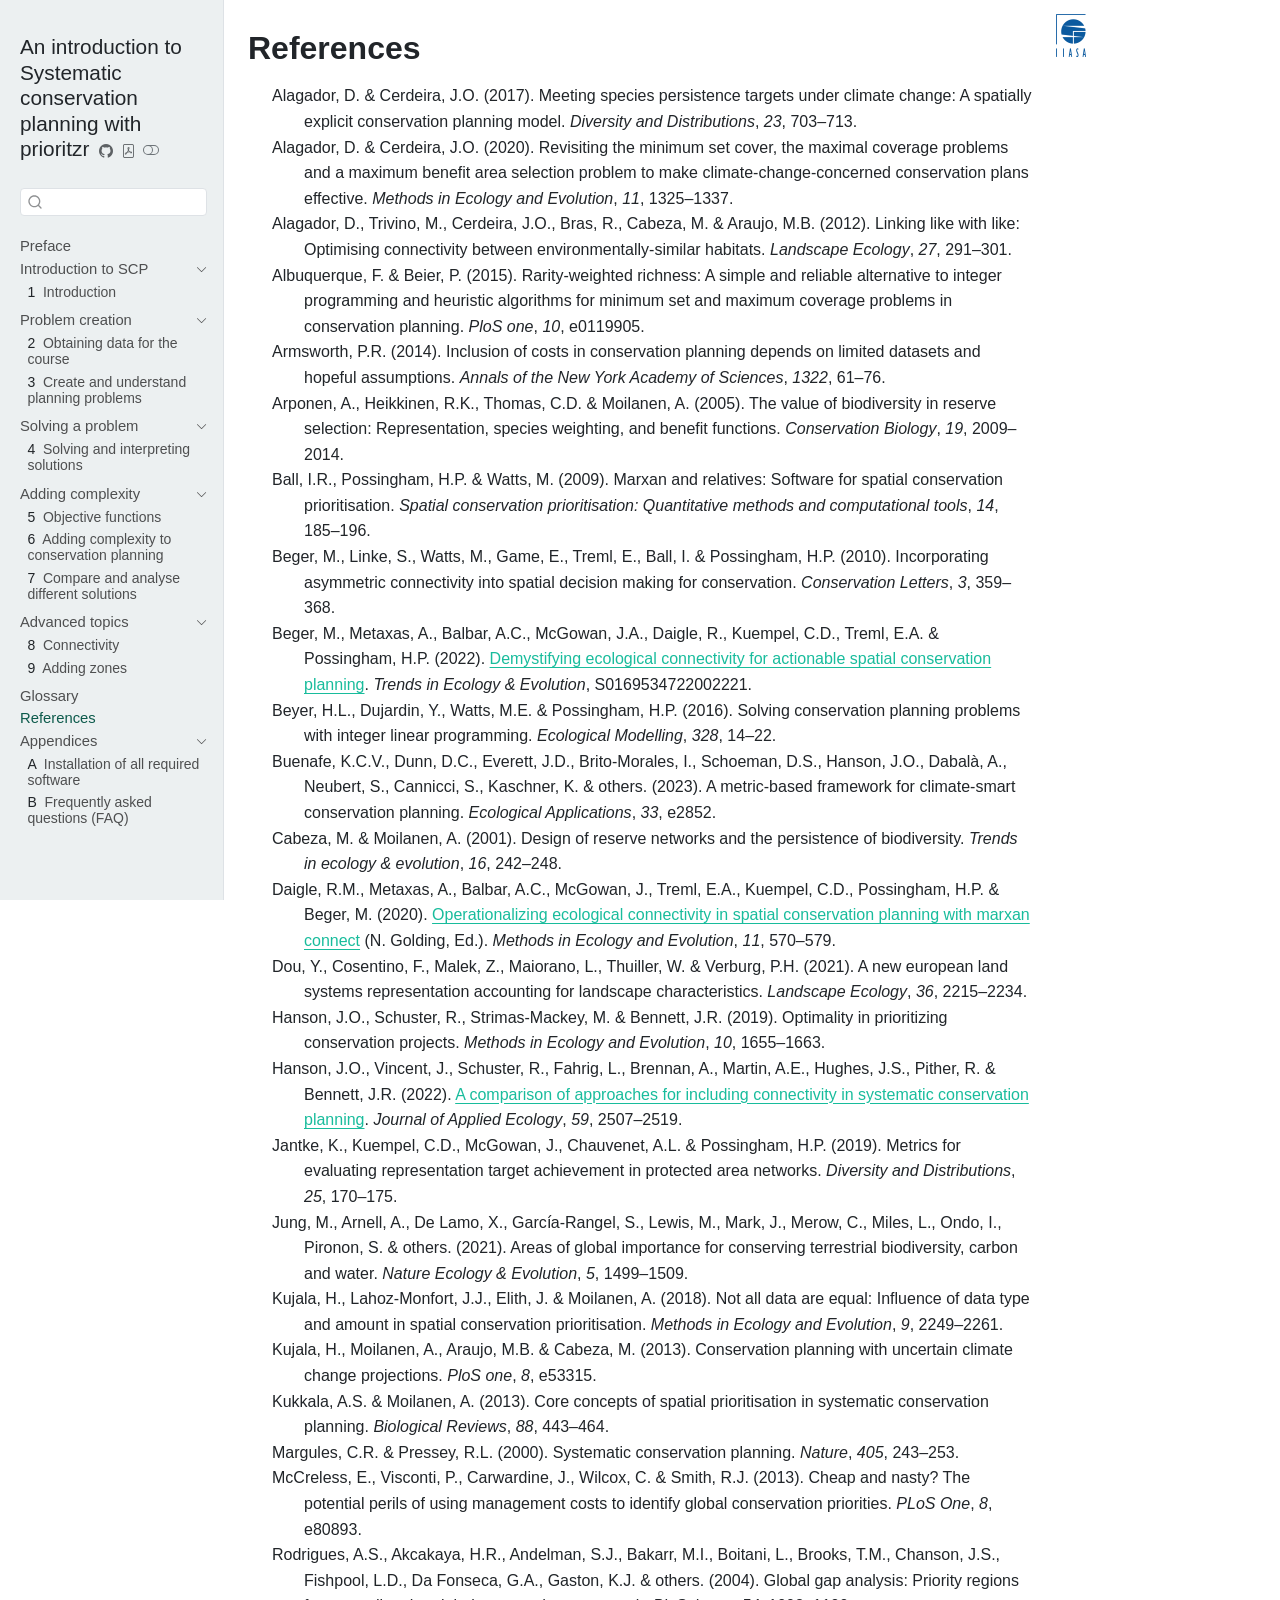
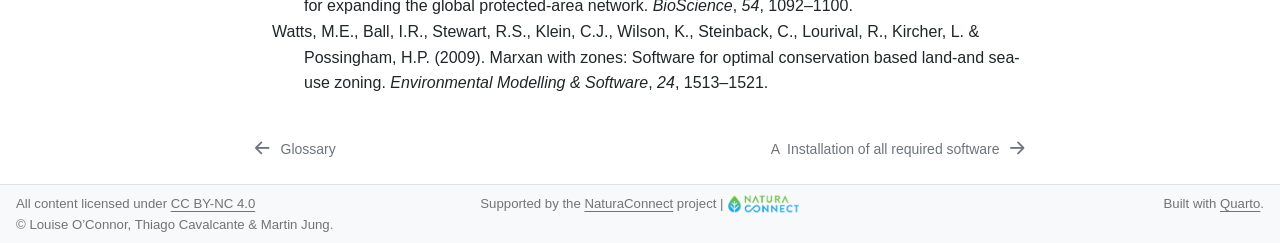
<file: references.html>
<!DOCTYPE html>
<html xmlns="http://www.w3.org/1999/xhtml" lang="en" xml:lang="en"><head>

<meta charset="utf-8">
<meta name="generator" content="quarto-1.9.38">

<meta name="viewport" content="width=device-width, initial-scale=1.0, user-scalable=yes">


<title>References – An introduction to Systematic conservation planning with prioritzr</title>
<style>
/* Default styles provided by pandoc.
** See https://pandoc.org/MANUAL.html#variables-for-html for config info.
*/
code{white-space: pre-wrap;}
span.smallcaps{font-variant: small-caps;}
div.columns{display: flex; gap: min(4vw, 1.5em);}
div.column{flex: auto; overflow-x: auto;}
div.hanging-indent{margin-left: 1.5em; text-indent: -1.5em;}
ul.task-list{list-style: none;}
ul.task-list li input[type="checkbox"] {
  width: 0.8em;
  margin: 0 0.8em 0.2em -1em; /* quarto-specific, see https://github.com/quarto-dev/quarto-cli/issues/4556 */ 
  vertical-align: middle;
}
/* CSS for citations */
div.csl-bib-body { }
div.csl-entry {
  clear: both;
}
.hanging-indent div.csl-entry {
  margin-left:2em;
  text-indent:-2em;
}
div.csl-left-margin {
  min-width:2em;
  float:left;
}
div.csl-right-inline {
  margin-left:2em;
  padding-left:1em;
}
div.csl-indent {
  margin-left: 2em;
}</style>


<script src="site_libs/quarto-nav/quarto-nav.js"></script>
<script src="site_libs/quarto-nav/headroom.min.js"></script>
<script src="site_libs/clipboard/clipboard.min.js"></script>
<script src="site_libs/quarto-search/autocomplete.umd.js"></script>
<script src="site_libs/quarto-search/fuse.min.js"></script>
<script src="site_libs/quarto-search/quarto-search.js"></script>
<meta name="quarto:offset" content="./">
<link href="./appendices/installation.html" rel="next">
<link href="./glossary.html" rel="prev">
<link href=".//resources/favicon.ico" rel="icon">
<script src="site_libs/quarto-html/quarto.js" type="module"></script>
<script src="site_libs/quarto-html/tabsets/tabsets.js" type="module"></script>
<script src="site_libs/quarto-html/popper.min.js"></script>
<script src="site_libs/quarto-html/tippy.umd.min.js"></script>
<script src="site_libs/quarto-html/anchor.min.js"></script>
<link href="site_libs/quarto-html/tippy.css" rel="stylesheet">
<link href="site_libs/quarto-html/quarto-syntax-highlighting-8e563bccdeb7e5b4bf8f1d510bb78af9.css" rel="stylesheet" class="quarto-color-scheme" id="quarto-text-highlighting-styles">
<link href="site_libs/quarto-html/quarto-syntax-highlighting-dark-8e563bccdeb7e5b4bf8f1d510bb78af9.css" rel="stylesheet" class="quarto-color-scheme quarto-color-alternate" id="quarto-text-highlighting-styles">
<link href="site_libs/quarto-html/quarto-syntax-highlighting-8e563bccdeb7e5b4bf8f1d510bb78af9.css" rel="stylesheet" class="quarto-color-scheme-extra" id="quarto-text-highlighting-styles">
<script src="site_libs/bootstrap/bootstrap.min.js"></script>
<link href="site_libs/bootstrap/bootstrap-icons.css" rel="stylesheet">
<link href="site_libs/bootstrap/bootstrap-b4038ea033d9bff4059b66adea6c21d7.min.css" rel="stylesheet" append-hash="true" class="quarto-color-scheme" id="quarto-bootstrap" data-mode="light">
<link href="site_libs/bootstrap/bootstrap-dark-64cd986272760cbdcf880694e67bc337.min.css" rel="stylesheet" append-hash="true" class="quarto-color-scheme quarto-color-alternate" id="quarto-bootstrap" data-mode="dark">
<link href="site_libs/bootstrap/bootstrap-b4038ea033d9bff4059b66adea6c21d7.min.css" rel="stylesheet" append-hash="true" class="quarto-color-scheme-extra" id="quarto-bootstrap" data-mode="light">
<script id="quarto-search-options" type="application/json">{
  "location": "sidebar",
  "copy-button": false,
  "collapse-after": 3,
  "panel-placement": "start",
  "type": "textbox",
  "limit": 50,
  "keyboard-shortcut": [
    "f",
    "/",
    "s"
  ],
  "show-item-context": false,
  "language": {
    "search-no-results-text": "No results",
    "search-matching-documents-text": "matching documents",
    "search-copy-link-title": "Copy link to search",
    "search-hide-matches-text": "Hide additional matches",
    "search-more-match-text": "more match in this document",
    "search-more-matches-text": "more matches in this document",
    "search-clear-button-title": "Clear",
    "search-text-placeholder": "",
    "search-detached-cancel-button-title": "Cancel",
    "search-submit-button-title": "Submit",
    "search-label": "Search"
  }
}</script>
<style>html{ scroll-behavior: smooth; }</style>


</head>

<body class="nav-sidebar docked quarto-light"><script id="quarto-html-before-body" type="application/javascript">
    const toggleBodyColorMode = (bsSheetEl) => {
      const mode = bsSheetEl.getAttribute("data-mode");
      const bodyEl = window.document.querySelector("body");
      if (mode === "dark") {
        bodyEl.classList.add("quarto-dark");
        bodyEl.classList.remove("quarto-light");
      } else {
        bodyEl.classList.add("quarto-light");
        bodyEl.classList.remove("quarto-dark");
      }
    }
    const toggleBodyColorPrimary = () => {
      const bsSheetEl = window.document.querySelector("link#quarto-bootstrap:not([rel=disabled-stylesheet])");
      if (bsSheetEl) {
        toggleBodyColorMode(bsSheetEl);
      }
    }
    const setColorSchemeToggle = (alternate) => {
      const toggles = window.document.querySelectorAll('.quarto-color-scheme-toggle');
      for (let i=0; i < toggles.length; i++) {
        const toggle = toggles[i];
        if (toggle) {
          if (alternate) {
            toggle.classList.add("alternate");
          } else {
            toggle.classList.remove("alternate");
          }
        }
      }
    };
    const toggleColorMode = (alternate) => {
      // Switch the stylesheets
      const primaryStylesheets = window.document.querySelectorAll('link.quarto-color-scheme:not(.quarto-color-alternate)');
      const alternateStylesheets = window.document.querySelectorAll('link.quarto-color-scheme.quarto-color-alternate');
      manageTransitions('#quarto-margin-sidebar .nav-link', false);
      if (alternate) {
        // note: dark is layered on light, we don't disable primary!
        enableStylesheet(alternateStylesheets);
        for (const sheetNode of alternateStylesheets) {
          if (sheetNode.id === "quarto-bootstrap") {
            toggleBodyColorMode(sheetNode);
          }
        }
      } else {
        disableStylesheet(alternateStylesheets);
        enableStylesheet(primaryStylesheets)
        toggleBodyColorPrimary();
      }
      manageTransitions('#quarto-margin-sidebar .nav-link', true);
      // Switch the toggles
      setColorSchemeToggle(alternate)
      // Hack to workaround the fact that safari doesn't
      // properly recolor the scrollbar when toggling (#1455)
      if (navigator.userAgent.indexOf('Safari') > 0 && navigator.userAgent.indexOf('Chrome') == -1) {
        manageTransitions("body", false);
        window.scrollTo(0, 1);
        setTimeout(() => {
          window.scrollTo(0, 0);
          manageTransitions("body", true);
        }, 40);
      }
    }
    const disableStylesheet = (stylesheets) => {
      for (let i=0; i < stylesheets.length; i++) {
        const stylesheet = stylesheets[i];
        stylesheet.rel = 'disabled-stylesheet';
      }
    }
    const enableStylesheet = (stylesheets) => {
      for (let i=0; i < stylesheets.length; i++) {
        const stylesheet = stylesheets[i];
        if(stylesheet.rel !== 'stylesheet') { // for Chrome, which will still FOUC without this check
          stylesheet.rel = 'stylesheet';
        }
      }
    }
    const manageTransitions = (selector, allowTransitions) => {
      const els = window.document.querySelectorAll(selector);
      for (let i=0; i < els.length; i++) {
        const el = els[i];
        if (allowTransitions) {
          el.classList.remove('notransition');
        } else {
          el.classList.add('notransition');
        }
      }
    }
    const isFileUrl = () => {
      return window.location.protocol === 'file:';
    }
    const hasAlternateSentinel = () => {
      let styleSentinel = getColorSchemeSentinel();
      if (styleSentinel !== null) {
        return styleSentinel === "alternate";
      } else {
        return false;
      }
    }
    const setStyleSentinel = (alternate) => {
      const value = alternate ? "alternate" : "default";
      if (!isFileUrl()) {
        window.localStorage.setItem("quarto-color-scheme", value);
      } else {
        localAlternateSentinel = value;
      }
    }
    const getColorSchemeSentinel = () => {
      if (!isFileUrl()) {
        const storageValue = window.localStorage.getItem("quarto-color-scheme");
        return storageValue != null ? storageValue : localAlternateSentinel;
      } else {
        return localAlternateSentinel;
      }
    }
    const toggleGiscusIfUsed = (isAlternate, darkModeDefault) => {
      const baseTheme = document.querySelector('#giscus-base-theme')?.value ?? 'light';
      const alternateTheme = document.querySelector('#giscus-alt-theme')?.value ?? 'dark';
      let newTheme = '';
      if(authorPrefersDark) {
        newTheme = isAlternate ? baseTheme : alternateTheme;
      } else {
        newTheme = isAlternate ? alternateTheme : baseTheme;
      }
      const changeGiscusTheme = () => {
        // From: https://github.com/giscus/giscus/issues/336
        const sendMessage = (message) => {
          const iframe = document.querySelector('iframe.giscus-frame');
          if (!iframe) return;
          iframe.contentWindow.postMessage({ giscus: message }, 'https://giscus.app');
        }
        sendMessage({
          setConfig: {
            theme: newTheme
          }
        });
      }
      const isGiscussLoaded = window.document.querySelector('iframe.giscus-frame') !== null;
      if (isGiscussLoaded) {
        changeGiscusTheme();
      }
    };
    const authorPrefersDark = false;
    const darkModeDefault = authorPrefersDark;
      document.querySelector('link#quarto-text-highlighting-styles.quarto-color-scheme-extra').rel = 'disabled-stylesheet';
      document.querySelector('link#quarto-bootstrap.quarto-color-scheme-extra').rel = 'disabled-stylesheet';
    let localAlternateSentinel = darkModeDefault ? 'alternate' : 'default';
    // Dark / light mode switch
    window.quartoToggleColorScheme = () => {
      // Read the current dark / light value
      let toAlternate = !hasAlternateSentinel();
      toggleColorMode(toAlternate);
      setStyleSentinel(toAlternate);
      toggleGiscusIfUsed(toAlternate, darkModeDefault);
      window.dispatchEvent(new Event('resize'));
    };
    // Switch to dark mode if need be
    if (hasAlternateSentinel()) {
      toggleColorMode(true);
    } else {
      toggleColorMode(false);
    }
  </script>

<div id="quarto-search-results"></div>
  <header id="quarto-header" class="headroom fixed-top">
  <nav class="quarto-secondary-nav">
    <div class="container-fluid d-flex">
      <button type="button" class="quarto-btn-toggle btn" data-bs-toggle="collapse" role="button" data-bs-target=".quarto-sidebar-collapse-item" aria-controls="quarto-sidebar" aria-expanded="false" aria-label="Toggle sidebar navigation" onclick="if (window.quartoToggleHeadroom) { window.quartoToggleHeadroom(); }">
        <i class="bi bi-layout-text-sidebar-reverse"></i>
      </button>
        <nav class="quarto-page-breadcrumbs" aria-label="breadcrumb"><ol class="breadcrumb"><li class="breadcrumb-item"><a href="./references.html">References</a></li></ol></nav>
        <a class="flex-grow-1" role="navigation" data-bs-toggle="collapse" data-bs-target=".quarto-sidebar-collapse-item" aria-controls="quarto-sidebar" aria-expanded="false" aria-label="Toggle sidebar navigation" onclick="if (window.quartoToggleHeadroom) { window.quartoToggleHeadroom(); }">      
        </a>
      <button type="button" class="btn quarto-search-button" aria-label="Search" onclick="window.quartoOpenSearch();">
        <i class="bi bi-search"></i>
      </button>
    </div>
  </nav>
</header>
<!-- content -->
<div id="quarto-content" class="quarto-container page-columns page-rows-contents page-layout-article">
<!-- sidebar -->
  <nav id="quarto-sidebar" class="sidebar collapse collapse-horizontal quarto-sidebar-collapse-item sidebar-navigation docked overflow-auto">
    <div class="pt-lg-2 mt-2 text-left sidebar-header">
    <div class="sidebar-title mb-0 py-0">
      <a href="./">An introduction to Systematic conservation planning with prioritzr</a> 
        <div class="sidebar-tools-main tools-wide">
    <a href="https://github.com/iiasa/eccb2026" title="Source Code" class="quarto-navigation-tool px-1" aria-label="Source Code"><i class="bi bi-github"></i></a>
    <a href="./An-introduction-to-Systematic-conservation-planning-with-prioritzr.pdf" title="Download PDF" class="quarto-navigation-tool px-1" aria-label="Download PDF"><i class="bi bi-file-pdf"></i></a>
  <a href="" class="quarto-color-scheme-toggle quarto-navigation-tool  px-1" onclick="window.quartoToggleColorScheme(); return false;" title="Toggle dark mode"><i class="bi"></i></a>
</div>
    </div>
      </div>
        <div class="mt-2 flex-shrink-0 align-items-center">
        <div class="sidebar-search">
        <div id="quarto-search" class="" title="Search"></div>
        </div>
        </div>
    <div class="sidebar-menu-container"> 
    <ul class="list-unstyled mt-1">
        <li class="sidebar-item">
  <div class="sidebar-item-container"> 
  <a href="./index.html" class="sidebar-item-text sidebar-link">
 <span class="menu-text">Preface</span></a>
  </div>
</li>
        <li class="sidebar-item sidebar-item-section">
      <div class="sidebar-item-container"> 
            <a class="sidebar-item-text sidebar-link text-start" data-bs-toggle="collapse" data-bs-target="#quarto-sidebar-section-1" role="navigation" aria-expanded="true">
 <span class="menu-text">Introduction to SCP</span></a>
          <a class="sidebar-item-toggle text-start" data-bs-toggle="collapse" data-bs-target="#quarto-sidebar-section-1" role="navigation" aria-expanded="true" aria-label="Toggle section">
            <i class="bi bi-chevron-right ms-2"></i>
          </a> 
      </div>
      <ul id="quarto-sidebar-section-1" class="collapse list-unstyled sidebar-section depth1 show">  
          <li class="sidebar-item">
  <div class="sidebar-item-container"> 
  <a href="./chapters/intro.html" class="sidebar-item-text sidebar-link">
 <span class="menu-text"><span class="chapter-number">1</span>&nbsp; <span class="chapter-title">Introduction</span></span></a>
  </div>
</li>
      </ul>
  </li>
        <li class="sidebar-item sidebar-item-section">
      <div class="sidebar-item-container"> 
            <a class="sidebar-item-text sidebar-link text-start" data-bs-toggle="collapse" data-bs-target="#quarto-sidebar-section-2" role="navigation" aria-expanded="true">
 <span class="menu-text">Problem creation</span></a>
          <a class="sidebar-item-toggle text-start" data-bs-toggle="collapse" data-bs-target="#quarto-sidebar-section-2" role="navigation" aria-expanded="true" aria-label="Toggle section">
            <i class="bi bi-chevron-right ms-2"></i>
          </a> 
      </div>
      <ul id="quarto-sidebar-section-2" class="collapse list-unstyled sidebar-section depth1 show">  
          <li class="sidebar-item">
  <div class="sidebar-item-container"> 
  <a href="./chapters/Datapreparation.html" class="sidebar-item-text sidebar-link">
 <span class="menu-text"><span class="chapter-number">2</span>&nbsp; <span class="chapter-title">Obtaining data for the course</span></span></a>
  </div>
</li>
          <li class="sidebar-item">
  <div class="sidebar-item-container"> 
  <a href="./chapters/Problemcreation.html" class="sidebar-item-text sidebar-link">
 <span class="menu-text"><span class="chapter-number">3</span>&nbsp; <span class="chapter-title">Create and understand planning problems</span></span></a>
  </div>
</li>
      </ul>
  </li>
        <li class="sidebar-item sidebar-item-section">
      <div class="sidebar-item-container"> 
            <a class="sidebar-item-text sidebar-link text-start" data-bs-toggle="collapse" data-bs-target="#quarto-sidebar-section-3" role="navigation" aria-expanded="true">
 <span class="menu-text">Solving a problem</span></a>
          <a class="sidebar-item-toggle text-start" data-bs-toggle="collapse" data-bs-target="#quarto-sidebar-section-3" role="navigation" aria-expanded="true" aria-label="Toggle section">
            <i class="bi bi-chevron-right ms-2"></i>
          </a> 
      </div>
      <ul id="quarto-sidebar-section-3" class="collapse list-unstyled sidebar-section depth1 show">  
          <li class="sidebar-item">
  <div class="sidebar-item-container"> 
  <a href="./chapters/SolutionInterpretation.html" class="sidebar-item-text sidebar-link">
 <span class="menu-text"><span class="chapter-number">4</span>&nbsp; <span class="chapter-title">Solving and interpreting solutions</span></span></a>
  </div>
</li>
      </ul>
  </li>
        <li class="sidebar-item sidebar-item-section">
      <div class="sidebar-item-container"> 
            <a class="sidebar-item-text sidebar-link text-start" data-bs-toggle="collapse" data-bs-target="#quarto-sidebar-section-4" role="navigation" aria-expanded="true">
 <span class="menu-text">Adding complexity</span></a>
          <a class="sidebar-item-toggle text-start" data-bs-toggle="collapse" data-bs-target="#quarto-sidebar-section-4" role="navigation" aria-expanded="true" aria-label="Toggle section">
            <i class="bi bi-chevron-right ms-2"></i>
          </a> 
      </div>
      <ul id="quarto-sidebar-section-4" class="collapse list-unstyled sidebar-section depth1 show">  
          <li class="sidebar-item">
  <div class="sidebar-item-container"> 
  <a href="./chapters/ObjectiveFunctions.html" class="sidebar-item-text sidebar-link">
 <span class="menu-text"><span class="chapter-number">5</span>&nbsp; <span class="chapter-title">Objective functions</span></span></a>
  </div>
</li>
          <li class="sidebar-item">
  <div class="sidebar-item-container"> 
  <a href="./chapters/ProblemComplexity.html" class="sidebar-item-text sidebar-link">
 <span class="menu-text"><span class="chapter-number">6</span>&nbsp; <span class="chapter-title">Adding complexity to conservation planning</span></span></a>
  </div>
</li>
          <li class="sidebar-item">
  <div class="sidebar-item-container"> 
  <a href="./chapters/CompareSolutions.html" class="sidebar-item-text sidebar-link">
 <span class="menu-text"><span class="chapter-number">7</span>&nbsp; <span class="chapter-title">Compare and analyse different solutions</span></span></a>
  </div>
</li>
      </ul>
  </li>
        <li class="sidebar-item sidebar-item-section">
      <div class="sidebar-item-container"> 
            <a class="sidebar-item-text sidebar-link text-start" data-bs-toggle="collapse" data-bs-target="#quarto-sidebar-section-5" role="navigation" aria-expanded="true">
 <span class="menu-text">Advanced topics</span></a>
          <a class="sidebar-item-toggle text-start" data-bs-toggle="collapse" data-bs-target="#quarto-sidebar-section-5" role="navigation" aria-expanded="true" aria-label="Toggle section">
            <i class="bi bi-chevron-right ms-2"></i>
          </a> 
      </div>
      <ul id="quarto-sidebar-section-5" class="collapse list-unstyled sidebar-section depth1 show">  
          <li class="sidebar-item">
  <div class="sidebar-item-container"> 
  <a href="./chapters/Connectivity.html" class="sidebar-item-text sidebar-link">
 <span class="menu-text"><span class="chapter-number">8</span>&nbsp; <span class="chapter-title">Connectivity</span></span></a>
  </div>
</li>
          <li class="sidebar-item">
  <div class="sidebar-item-container"> 
  <a href="./chapters/Zones.html" class="sidebar-item-text sidebar-link">
 <span class="menu-text"><span class="chapter-number">9</span>&nbsp; <span class="chapter-title">Adding zones</span></span></a>
  </div>
</li>
      </ul>
  </li>
        <li class="sidebar-item">
  <div class="sidebar-item-container"> 
  <a href="./glossary.html" class="sidebar-item-text sidebar-link">
 <span class="menu-text">Glossary</span></a>
  </div>
</li>
        <li class="sidebar-item">
  <div class="sidebar-item-container"> 
  <a href="./references.html" class="sidebar-item-text sidebar-link active">
 <span class="menu-text">References</span></a>
  </div>
</li>
        <li class="sidebar-item sidebar-item-section">
      <div class="sidebar-item-container"> 
            <a class="sidebar-item-text sidebar-link text-start" data-bs-toggle="collapse" data-bs-target="#quarto-sidebar-section-6" role="navigation" aria-expanded="true">
 <span class="menu-text">Appendices</span></a>
          <a class="sidebar-item-toggle text-start" data-bs-toggle="collapse" data-bs-target="#quarto-sidebar-section-6" role="navigation" aria-expanded="true" aria-label="Toggle section">
            <i class="bi bi-chevron-right ms-2"></i>
          </a> 
      </div>
      <ul id="quarto-sidebar-section-6" class="collapse list-unstyled sidebar-section depth1 show">  
          <li class="sidebar-item">
  <div class="sidebar-item-container"> 
  <a href="./appendices/installation.html" class="sidebar-item-text sidebar-link">
 <span class="menu-text"><span class="chapter-number">A</span>&nbsp; <span class="chapter-title">Installation of all required software</span></span></a>
  </div>
</li>
          <li class="sidebar-item">
  <div class="sidebar-item-container"> 
  <a href="./appendices/FAQ.html" class="sidebar-item-text sidebar-link">
 <span class="menu-text"><span class="chapter-number">B</span>&nbsp; <span class="chapter-title">Frequently asked questions (FAQ)</span></span></a>
  </div>
</li>
      </ul>
  </li>
    </ul>
    </div>
</nav>
<div id="quarto-sidebar-glass" class="quarto-sidebar-collapse-item" data-bs-toggle="collapse" data-bs-target=".quarto-sidebar-collapse-item"></div>
<!-- margin-sidebar -->
    <div id="quarto-margin-sidebar" class="sidebar margin-sidebar"><div class="quarto-margin-header"><div class="margin-header-item">
<p><img src="./resources/IIASA_logo_small.png" class="img-fluid"></p>
</div></div>
        
    </div>
<!-- main -->
<main class="content" id="quarto-document-content">


<header id="title-block-header" class="quarto-title-block default">
<div class="quarto-title">
<h1 class="title">References</h1>
</div>



<div class="quarto-title-meta">

    
  
    
  </div>
  


</header>


<div id="refs" class="references csl-bib-body hanging-indent" role="list">
<div id="ref-alagador2017meeting" class="csl-entry" role="listitem">
Alagador, D. &amp; Cerdeira, J.O. (2017). Meeting species persistence
targets under climate change: A spatially explicit conservation planning
model. <em>Diversity and Distributions</em>, <em>23</em>, 703–713.
</div>
<div id="ref-alagador2020revisiting" class="csl-entry" role="listitem">
Alagador, D. &amp; Cerdeira, J.O. (2020). Revisiting the minimum set
cover, the maximal coverage problems and a maximum benefit area
selection problem to make climate-change-concerned conservation plans
effective. <em>Methods in Ecology and Evolution</em>, <em>11</em>,
1325–1337.
</div>
<div id="ref-alagador2012linking" class="csl-entry" role="listitem">
Alagador, D., Trivino, M., Cerdeira, J.O., Bras, R., Cabeza, M. &amp;
Araujo, M.B. (2012). Linking like with like: Optimising connectivity
between environmentally-similar habitats. <em>Landscape Ecology</em>,
<em>27</em>, 291–301.
</div>
<div id="ref-albuquerque2015rarity" class="csl-entry" role="listitem">
Albuquerque, F. &amp; Beier, P. (2015). Rarity-weighted richness: A
simple and reliable alternative to integer programming and heuristic
algorithms for minimum set and maximum coverage problems in conservation
planning. <em>PloS one</em>, <em>10</em>, e0119905.
</div>
<div id="ref-armsworth2014inclusion" class="csl-entry" role="listitem">
Armsworth, P.R. (2014). Inclusion of costs in conservation planning
depends on limited datasets and hopeful assumptions. <em>Annals of the
New York Academy of Sciences</em>, <em>1322</em>, 61–76.
</div>
<div id="ref-arponen2005value" class="csl-entry" role="listitem">
Arponen, A., Heikkinen, R.K., Thomas, C.D. &amp; Moilanen, A. (2005).
The value of biodiversity in reserve selection: Representation, species
weighting, and benefit functions. <em>Conservation Biology</em>,
<em>19</em>, 2009–2014.
</div>
<div id="ref-ball2009marxan" class="csl-entry" role="listitem">
Ball, I.R., Possingham, H.P. &amp; Watts, M. (2009). Marxan and
relatives: Software for spatial conservation prioritisation. <em>Spatial
conservation prioritisation: Quantitative methods and computational
tools</em>, <em>14</em>, 185–196.
</div>
<div id="ref-beger2010incorporating" class="csl-entry" role="listitem">
Beger, M., Linke, S., Watts, M., Game, E., Treml, E., Ball, I. &amp;
Possingham, H.P. (2010). Incorporating asymmetric connectivity into
spatial decision making for conservation. <em>Conservation Letters</em>,
<em>3</em>, 359–368.
</div>
<div id="ref-beger2022" class="csl-entry" role="listitem">
Beger, M., Metaxas, A., Balbar, A.C., McGowan, J.A., Daigle, R.,
Kuempel, C.D., Treml, E.A. &amp; Possingham, H.P. (2022). <a href="https://doi.org/10.1016/j.tree.2022.09.002">Demystifying
ecological connectivity for actionable spatial conservation
planning</a>. <em>Trends in Ecology &amp; Evolution</em>,
S0169534722002221.
</div>
<div id="ref-beyer2016solving" class="csl-entry" role="listitem">
Beyer, H.L., Dujardin, Y., Watts, M.E. &amp; Possingham, H.P. (2016).
Solving conservation planning problems with integer linear programming.
<em>Ecological Modelling</em>, <em>328</em>, 14–22.
</div>
<div id="ref-buenafe2023metric" class="csl-entry" role="listitem">
<span class="nocase">Buenafe, K.C.V., Dunn, D.C., Everett, J.D.,
Brito-Morales, I., Schoeman, D.S., Hanson, J.O., Dabalà, A., Neubert,
S., Cannicci, S., Kaschner, K. &amp; others</span>. (2023). A
metric-based framework for climate-smart conservation planning.
<em>Ecological Applications</em>, <em>33</em>, e2852.
</div>
<div id="ref-cabeza2001design" class="csl-entry" role="listitem">
Cabeza, M. &amp; Moilanen, A. (2001). Design of reserve networks and the
persistence of biodiversity. <em>Trends in ecology &amp; evolution</em>,
<em>16</em>, 242–248.
</div>
<div id="ref-daigle2020" class="csl-entry" role="listitem">
Daigle, R.M., Metaxas, A., Balbar, A.C., McGowan, J., Treml, E.A.,
Kuempel, C.D., Possingham, H.P. &amp; Beger, M. (2020). <a href="https://doi.org/10.1111/2041-210X.13349">Operationalizing
ecological connectivity in spatial conservation planning with marxan
connect</a> (N. Golding, Ed.). <em>Methods in Ecology and
Evolution</em>, <em>11</em>, 570–579.
</div>
<div id="ref-dou2021new" class="csl-entry" role="listitem">
Dou, Y., Cosentino, F., Malek, Z., Maiorano, L., Thuiller, W. &amp;
Verburg, P.H. (2021). A new european land systems representation
accounting for landscape characteristics. <em>Landscape Ecology</em>,
<em>36</em>, 2215–2234.
</div>
<div id="ref-hanson2019optimality" class="csl-entry" role="listitem">
Hanson, J.O., Schuster, R., Strimas-Mackey, M. &amp; Bennett, J.R.
(2019). Optimality in prioritizing conservation projects. <em>Methods in
Ecology and Evolution</em>, <em>10</em>, 1655–1663.
</div>
<div id="ref-hanson2022" class="csl-entry" role="listitem">
Hanson, J.O., Vincent, J., Schuster, R., Fahrig, L., Brennan, A.,
Martin, A.E., Hughes, J.S., Pither, R. &amp; Bennett, J.R. (2022). <a href="https://doi.org/10.1111/1365-2664.14251">A comparison of
approaches for including connectivity in systematic conservation
planning</a>. <em>Journal of Applied Ecology</em>, <em>59</em>,
2507–2519.
</div>
<div id="ref-jantke2019metrics" class="csl-entry" role="listitem">
Jantke, K., Kuempel, C.D., McGowan, J., Chauvenet, A.L. &amp;
Possingham, H.P. (2019). Metrics for evaluating representation target
achievement in protected area networks. <em>Diversity and
Distributions</em>, <em>25</em>, 170–175.
</div>
<div id="ref-jung2021areas" class="csl-entry" role="listitem">
<span class="nocase">Jung, M., Arnell, A., De Lamo, X., Garcı́a-Rangel,
S., Lewis, M., Mark, J., Merow, C., Miles, L., Ondo, I., Pironon, S.
&amp; others</span>. (2021). Areas of global importance for conserving
terrestrial biodiversity, carbon and water. <em>Nature Ecology &amp;
Evolution</em>, <em>5</em>, 1499–1509.
</div>
<div id="ref-kujala2018not" class="csl-entry" role="listitem">
Kujala, H., Lahoz-Monfort, J.J., Elith, J. &amp; Moilanen, A. (2018).
Not all data are equal: Influence of data type and amount in spatial
conservation prioritisation. <em>Methods in Ecology and Evolution</em>,
<em>9</em>, 2249–2261.
</div>
<div id="ref-kujala2013conservation" class="csl-entry" role="listitem">
Kujala, H., Moilanen, A., Araujo, M.B. &amp; Cabeza, M. (2013).
Conservation planning with uncertain climate change projections.
<em>PloS one</em>, <em>8</em>, e53315.
</div>
<div id="ref-kukkala2013core" class="csl-entry" role="listitem">
Kukkala, A.S. &amp; Moilanen, A. (2013). Core concepts of spatial
prioritisation in systematic conservation planning. <em>Biological
Reviews</em>, <em>88</em>, 443–464.
</div>
<div id="ref-margules2000systematic" class="csl-entry" role="listitem">
Margules, C.R. &amp; Pressey, R.L. (2000). Systematic conservation
planning. <em>Nature</em>, <em>405</em>, 243–253.
</div>
<div id="ref-mccreless2013cheap" class="csl-entry" role="listitem">
McCreless, E., Visconti, P., Carwardine, J., Wilcox, C. &amp; Smith,
R.J. (2013). Cheap and nasty? The potential perils of using management
costs to identify global conservation priorities. <em>PLoS One</em>,
<em>8</em>, e80893.
</div>
<div id="ref-rodrigues2004global" class="csl-entry" role="listitem">
<span class="nocase">Rodrigues, A.S., Akcakaya, H.R., Andelman, S.J.,
Bakarr, M.I., Boitani, L., Brooks, T.M., Chanson, J.S., Fishpool, L.D.,
Da Fonseca, G.A., Gaston, K.J. &amp; others</span>. (2004). Global gap
analysis: Priority regions for expanding the global protected-area
network. <em>BioScience</em>, <em>54</em>, 1092–1100.
</div>
<div id="ref-watts2009marxan" class="csl-entry" role="listitem">
Watts, M.E., Ball, I.R., Stewart, R.S., Klein, C.J., Wilson, K.,
Steinback, C., Lourival, R., Kircher, L. &amp; Possingham, H.P. (2009).
Marxan with zones: Software for optimal conservation based land-and
sea-use zoning. <em>Environmental Modelling &amp; Software</em>,
<em>24</em>, 1513–1521.
</div>
</div>



</main> <!-- /main -->
<script id="quarto-html-after-body" type="application/javascript">
  window.document.addEventListener("DOMContentLoaded", function (event) {
    // Ensure there is a toggle, if there isn't float one in the top right
    if (window.document.querySelector('.quarto-color-scheme-toggle') === null) {
      const a = window.document.createElement('a');
      a.classList.add('top-right');
      a.classList.add('quarto-color-scheme-toggle');
      a.href = "";
      a.onclick = function() { try { window.quartoToggleColorScheme(); } catch {} return false; };
      const i = window.document.createElement("i");
      i.classList.add('bi');
      a.appendChild(i);
      window.document.body.appendChild(a);
    }
    setColorSchemeToggle(hasAlternateSentinel())
    const icon = "";
    const anchorJS = new window.AnchorJS();
    anchorJS.options = {
      placement: 'right',
      icon: icon
    };
    anchorJS.add('.anchored');
    const isCodeAnnotation = (el) => {
      for (const clz of el.classList) {
        if (clz.startsWith('code-annotation-')) {                     
          return true;
        }
      }
      return false;
    }
    const onCopySuccess = function(e) {
      // button target
      const button = e.trigger;
      // don't keep focus
      button.blur();
      // flash "checked"
      button.classList.add('code-copy-button-checked');
      var currentTitle = button.getAttribute("title");
      button.setAttribute("title", "Copied!");
      let tooltip;
      if (window.bootstrap) {
        button.setAttribute("data-bs-toggle", "tooltip");
        button.setAttribute("data-bs-placement", "left");
        button.setAttribute("data-bs-title", "Copied!");
        tooltip = new bootstrap.Tooltip(button, 
          { trigger: "manual", 
            customClass: "code-copy-button-tooltip",
            offset: [0, -8]});
        tooltip.show();    
      }
      setTimeout(function() {
        if (tooltip) {
          tooltip.hide();
          button.removeAttribute("data-bs-title");
          button.removeAttribute("data-bs-toggle");
          button.removeAttribute("data-bs-placement");
        }
        button.setAttribute("title", currentTitle);
        button.classList.remove('code-copy-button-checked');
      }, 1000);
      // clear code selection
      e.clearSelection();
    }
    const getTextToCopy = function(trigger) {
      const outerScaffold = trigger.parentElement.cloneNode(true);
      const codeEl = outerScaffold.querySelector('code');
      for (const childEl of codeEl.children) {
        if (isCodeAnnotation(childEl)) {
          childEl.remove();
        }
      }
      return codeEl.innerText;
    }
    const clipboard = new window.ClipboardJS('.code-copy-button:not([data-in-quarto-modal])', {
      text: getTextToCopy
    });
    clipboard.on('success', onCopySuccess);
    if (window.document.getElementById('quarto-embedded-source-code-modal')) {
      const clipboardModal = new window.ClipboardJS('.code-copy-button[data-in-quarto-modal]', {
        text: getTextToCopy,
        container: window.document.getElementById('quarto-embedded-source-code-modal')
      });
      clipboardModal.on('success', onCopySuccess);
    }
      var localhostRegex = new RegExp(/^(?:http|https):\/\/localhost\:?[0-9]*\//);
      var mailtoRegex = new RegExp(/^mailto:/);
        var filterRegex = new RegExp("https:\/\/iiasa\.github\.io\/eccb2026\/");
      var isInternal = (href) => {
          return filterRegex.test(href) || localhostRegex.test(href) || mailtoRegex.test(href);
      }
      // Inspect non-navigation links and adorn them if external
     var links = window.document.querySelectorAll('a[href]:not(.nav-link):not(.navbar-brand):not(.toc-action):not(.sidebar-link):not(.sidebar-item-toggle):not(.pagination-link):not(.no-external):not([aria-hidden]):not(.dropdown-item):not(.quarto-navigation-tool):not(.about-link)');
      for (var i=0; i<links.length; i++) {
        const link = links[i];
        if (!isInternal(link.href)) {
          // undo the damage that might have been done by quarto-nav.js in the case of
          // links that we want to consider external
          if (link.dataset.originalHref !== undefined) {
            link.href = link.dataset.originalHref;
          }
        }
      }
    function tippyHover(el, contentFn, onTriggerFn, onUntriggerFn) {
      const config = {
        allowHTML: true,
        maxWidth: 500,
        delay: 100,
        arrow: false,
        appendTo: function(el) {
            return el.parentElement;
        },
        interactive: true,
        interactiveBorder: 10,
        theme: 'quarto',
        placement: 'bottom-start',
      };
      if (contentFn) {
        config.content = contentFn;
      }
      if (onTriggerFn) {
        config.onTrigger = onTriggerFn;
      }
      if (onUntriggerFn) {
        config.onUntrigger = onUntriggerFn;
      }
      window.tippy(el, config); 
    }
    const noterefs = window.document.querySelectorAll('a[role="doc-noteref"]');
    for (var i=0; i<noterefs.length; i++) {
      const ref = noterefs[i];
      tippyHover(ref, function() {
        // use id or data attribute instead here
        let href = ref.getAttribute('data-footnote-href') || ref.getAttribute('href');
        try { href = new URL(href).hash; } catch {}
        const id = href.replace(/^#\/?/, "");
        const note = window.document.getElementById(id);
        if (note) {
          return note.innerHTML;
        } else {
          return "";
        }
      });
    }
        let selectedAnnoteEl;
        const selectorForAnnotation = ( cell, annotation) => {
          let cellAttr = 'data-code-cell="' + cell + '"';
          let lineAttr = 'data-code-annotation="' +  annotation + '"';
          const selector = 'span[' + cellAttr + '][' + lineAttr + ']';
          return selector;
        }
        const selectCodeLines = (annoteEl) => {
          const doc = window.document;
          const targetCell = annoteEl.getAttribute("data-target-cell");
          const targetAnnotation = annoteEl.getAttribute("data-target-annotation");
          const annoteSpan = window.document.querySelector(selectorForAnnotation(targetCell, targetAnnotation));
          const lines = annoteSpan.getAttribute("data-code-lines").split(",");
          const lineIds = lines.map((line) => {
            return targetCell + "-" + line;
          })
          let top = null;
          let height = null;
          let parent = null;
          if (lineIds.length > 0) {
              //compute the position of the single el (top and bottom and make a div)
              const el = window.document.getElementById(lineIds[0]);
              top = el.offsetTop;
              height = el.offsetHeight;
              parent = el.parentElement.parentElement;
            if (lineIds.length > 1) {
              const lastEl = window.document.getElementById(lineIds[lineIds.length - 1]);
              const bottom = lastEl.offsetTop + lastEl.offsetHeight;
              height = bottom - top;
            }
            if (top !== null && height !== null && parent !== null) {
              // cook up a div (if necessary) and position it 
              let div = window.document.getElementById("code-annotation-line-highlight");
              if (div === null) {
                div = window.document.createElement("div");
                div.setAttribute("id", "code-annotation-line-highlight");
                div.style.position = 'absolute';
                parent.appendChild(div);
              }
              div.style.top = top - 2 + "px";
              div.style.height = height + 4 + "px";
              div.style.left = 0;
              let gutterDiv = window.document.getElementById("code-annotation-line-highlight-gutter");
              if (gutterDiv === null) {
                gutterDiv = window.document.createElement("div");
                gutterDiv.setAttribute("id", "code-annotation-line-highlight-gutter");
                gutterDiv.style.position = 'absolute';
                const codeCell = window.document.getElementById(targetCell);
                const gutter = codeCell.querySelector('.code-annotation-gutter');
                gutter.appendChild(gutterDiv);
              }
              gutterDiv.style.top = top - 2 + "px";
              gutterDiv.style.height = height + 4 + "px";
            }
            selectedAnnoteEl = annoteEl;
          }
        };
        const unselectCodeLines = () => {
          const elementsIds = ["code-annotation-line-highlight", "code-annotation-line-highlight-gutter"];
          elementsIds.forEach((elId) => {
            const div = window.document.getElementById(elId);
            if (div) {
              div.remove();
            }
          });
          selectedAnnoteEl = undefined;
        };
          // Handle positioning of the toggle
      window.addEventListener(
        "resize",
        throttle(() => {
          elRect = undefined;
          if (selectedAnnoteEl) {
            selectCodeLines(selectedAnnoteEl);
          }
        }, 10)
      );
      function throttle(fn, ms) {
      let throttle = false;
      let timer;
        return (...args) => {
          if(!throttle) { // first call gets through
              fn.apply(this, args);
              throttle = true;
          } else { // all the others get throttled
              if(timer) clearTimeout(timer); // cancel #2
              timer = setTimeout(() => {
                fn.apply(this, args);
                timer = throttle = false;
              }, ms);
          }
        };
      }
        // Attach click handler to the DT
        const annoteDls = window.document.querySelectorAll('dt[data-target-cell]');
        for (const annoteDlNode of annoteDls) {
          annoteDlNode.addEventListener('click', (event) => {
            const clickedEl = event.target;
            if (clickedEl !== selectedAnnoteEl) {
              unselectCodeLines();
              const activeEl = window.document.querySelector('dt[data-target-cell].code-annotation-active');
              if (activeEl) {
                activeEl.classList.remove('code-annotation-active');
              }
              selectCodeLines(clickedEl);
              clickedEl.classList.add('code-annotation-active');
            } else {
              // Unselect the line
              unselectCodeLines();
              clickedEl.classList.remove('code-annotation-active');
            }
          });
        }
    const findCites = (el) => {
      const parentEl = el.parentElement;
      if (parentEl) {
        const cites = parentEl.dataset.cites;
        if (cites) {
          return {
            el,
            cites: cites.split(' ')
          };
        } else {
          return findCites(el.parentElement)
        }
      } else {
        return undefined;
      }
    };
    var bibliorefs = window.document.querySelectorAll('a[role="doc-biblioref"]');
    for (var i=0; i<bibliorefs.length; i++) {
      const ref = bibliorefs[i];
      const citeInfo = findCites(ref);
      if (citeInfo) {
        tippyHover(citeInfo.el, function() {
          var popup = window.document.createElement('div');
          citeInfo.cites.forEach(function(cite) {
            var citeDiv = window.document.createElement('div');
            citeDiv.classList.add('hanging-indent');
            citeDiv.classList.add('csl-entry');
            var biblioDiv = window.document.getElementById('ref-' + cite);
            if (biblioDiv) {
              citeDiv.innerHTML = biblioDiv.innerHTML;
            }
            popup.appendChild(citeDiv);
          });
          return popup.innerHTML;
        });
      }
    }
  });
  </script>
<nav class="page-navigation">
  <div class="nav-page nav-page-previous">
      <a href="./glossary.html" class="pagination-link" aria-label="Glossary">
        <i class="bi bi-arrow-left-short"></i> <span class="nav-page-text">Glossary</span>
      </a>          
  </div>
  <div class="nav-page nav-page-next">
      <a href="./appendices/installation.html" class="pagination-link" aria-label="Installation of all required software">
        <span class="nav-page-text"><span class="chapter-number">A</span>&nbsp; <span class="chapter-title">Installation of all required software</span></span> <i class="bi bi-arrow-right-short"></i>
      </a>
  </div>
</nav>
</div> <!-- /content -->
<footer class="footer">
  <div class="nav-footer">
    <div class="nav-footer-left">
<p>All content licensed under <a href="https://creativecommons.org/licenses/by-nc/4.0/">CC BY-NC 4.0</a> <br> © Louise O’Connor, Thiago Cavalcante &amp; Martin Jung.</p>
</div>   
    <div class="nav-footer-center">
<p>Supported by the <a href="https://naturaconnect.eu">NaturaConnect</a> project | <img src="./resources/Natura-Connect-logo.png" height="20" alt="NaturaConnect"></p>
</div>
    <div class="nav-footer-right">
<p>Built with <a href="https://quarto.org/">Quarto</a>.</p>
</div>
  </div>
</footer>




<script src="site_libs/quarto-html/zenscroll-min.js"></script>
</body></html>
</file>
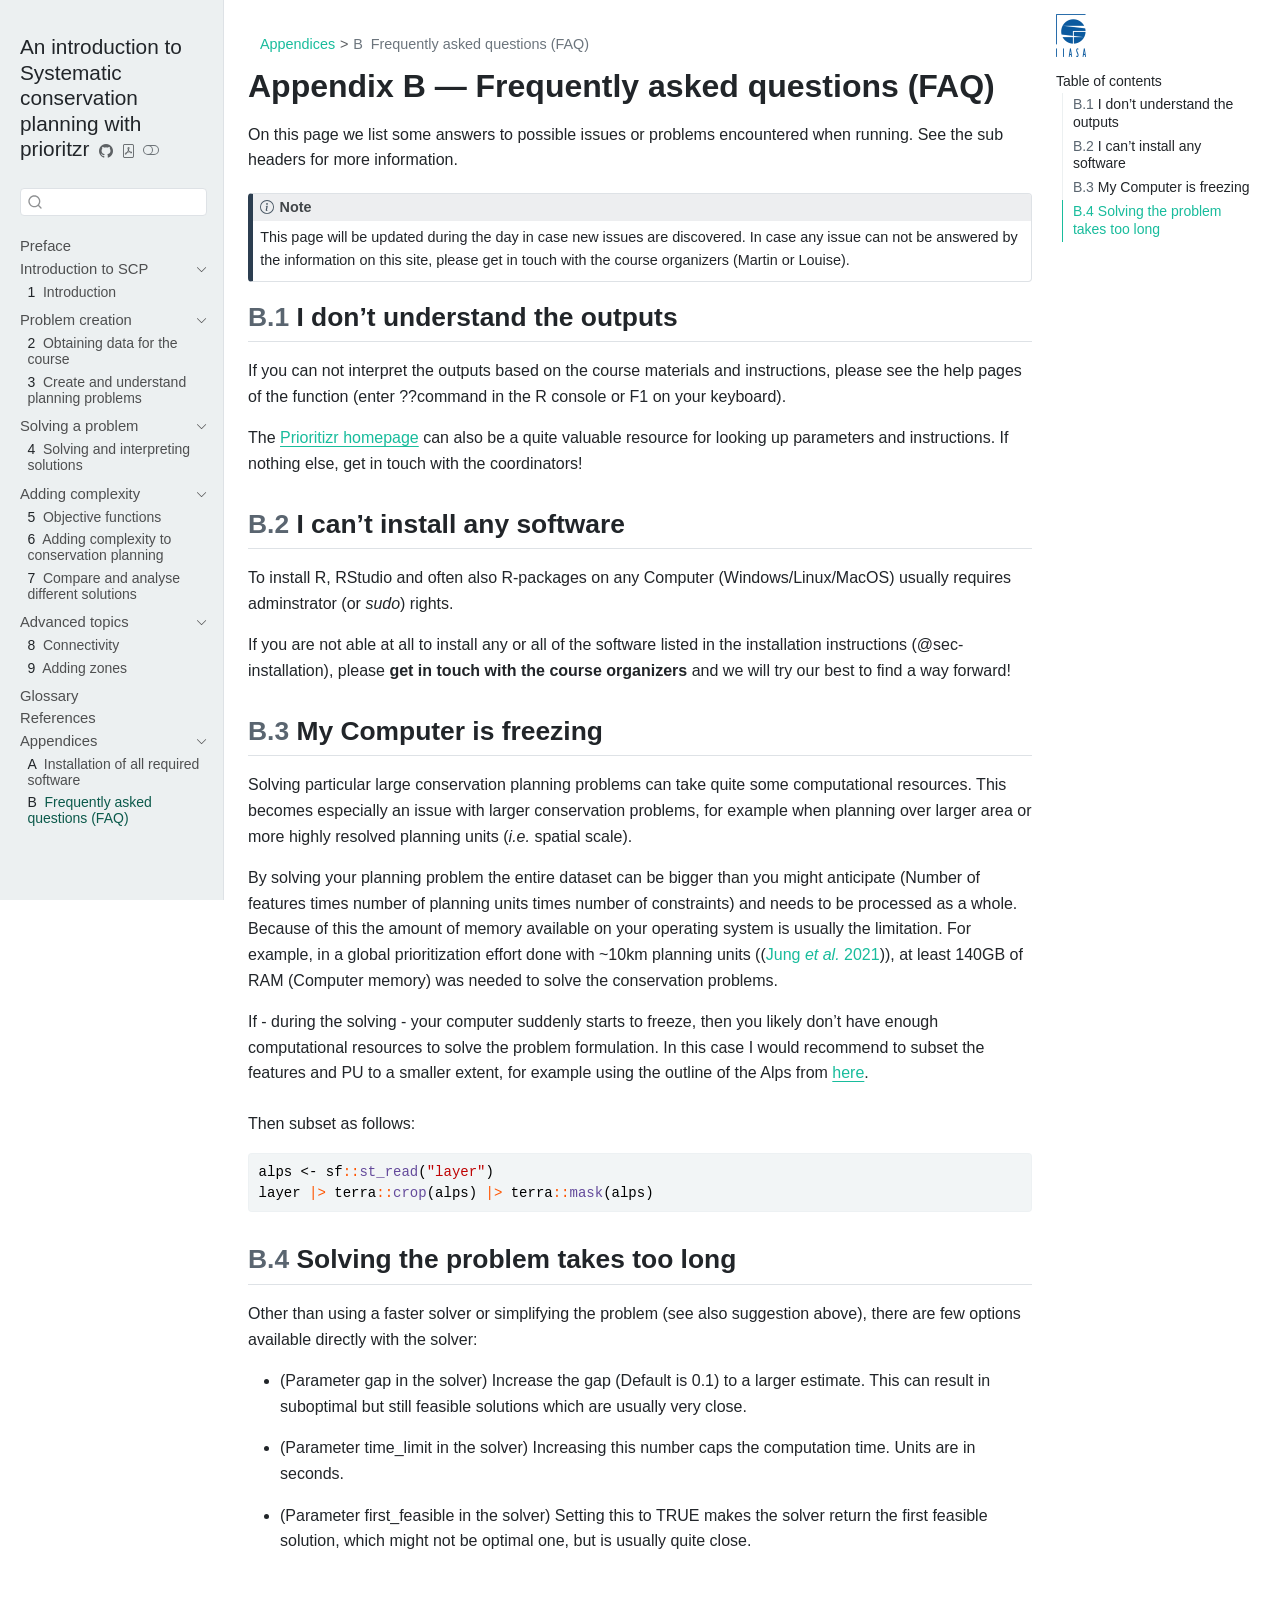
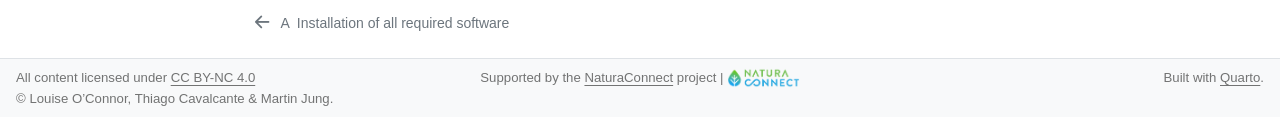
<file: appendices/FAQ.html>
<!DOCTYPE html>
<html xmlns="http://www.w3.org/1999/xhtml" lang="en" xml:lang="en"><head>

<meta charset="utf-8">
<meta name="generator" content="quarto-1.9.38">

<meta name="viewport" content="width=device-width, initial-scale=1.0, user-scalable=yes">


<title>Appendix B — Frequently asked questions (FAQ) – An introduction to Systematic conservation planning with prioritzr</title>
<style>
/* Default styles provided by pandoc.
** See https://pandoc.org/MANUAL.html#variables-for-html for config info.
*/
code{white-space: pre-wrap;}
span.smallcaps{font-variant: small-caps;}
div.columns{display: flex; gap: min(4vw, 1.5em);}
div.column{flex: auto; overflow-x: auto;}
div.hanging-indent{margin-left: 1.5em; text-indent: -1.5em;}
ul.task-list{list-style: none;}
ul.task-list li input[type="checkbox"] {
  width: 0.8em;
  margin: 0 0.8em 0.2em -1em; /* quarto-specific, see https://github.com/quarto-dev/quarto-cli/issues/4556 */ 
  vertical-align: middle;
}
/* CSS for syntax highlighting */
html { -webkit-text-size-adjust: 100%; }
pre > code.sourceCode { white-space: pre; position: relative; }
pre > code.sourceCode > span { display: inline-block; line-height: 1.25; }
pre > code.sourceCode > span:empty { height: 1.2em; }
.sourceCode { overflow: visible; }
code.sourceCode > span { color: inherit; text-decoration: inherit; }
div.sourceCode { margin: 1em 0; }
pre.sourceCode { margin: 0; }
@media screen {
div.sourceCode { overflow: auto; }
}
@media print {
pre > code.sourceCode { white-space: pre-wrap; }
pre > code.sourceCode > span { text-indent: -5em; padding-left: 5em; }
}
pre.numberSource code
  { counter-reset: source-line 0; }
pre.numberSource code > span
  { position: relative; left: -4em; counter-increment: source-line; }
pre.numberSource code > span > a:first-child::before
  { content: counter(source-line);
    position: relative; left: -1em; text-align: right; vertical-align: baseline;
    border: none; display: inline-block;
    -webkit-touch-callout: none; -webkit-user-select: none;
    -khtml-user-select: none; -moz-user-select: none;
    -ms-user-select: none; user-select: none;
    padding: 0 4px; width: 4em;
  }
pre.numberSource { margin-left: 3em;  padding-left: 4px; }
div.sourceCode
  {   }
@media screen {
pre > code.sourceCode > span > a:first-child::before { text-decoration: underline; }
}
/* CSS for citations */
div.csl-bib-body { }
div.csl-entry {
  clear: both;
}
.hanging-indent div.csl-entry {
  margin-left:2em;
  text-indent:-2em;
}
div.csl-left-margin {
  min-width:2em;
  float:left;
}
div.csl-right-inline {
  margin-left:2em;
  padding-left:1em;
}
div.csl-indent {
  margin-left: 2em;
}</style>


<script src="../site_libs/quarto-nav/quarto-nav.js"></script>
<script src="../site_libs/quarto-nav/headroom.min.js"></script>
<script src="../site_libs/clipboard/clipboard.min.js"></script>
<script src="../site_libs/quarto-search/autocomplete.umd.js"></script>
<script src="../site_libs/quarto-search/fuse.min.js"></script>
<script src="../site_libs/quarto-search/quarto-search.js"></script>
<meta name="quarto:offset" content="../">
<link href="../appendices/installation.html" rel="prev">
<link href="..//resources/favicon.ico" rel="icon">
<script src="../site_libs/quarto-html/quarto.js" type="module"></script>
<script src="../site_libs/quarto-html/tabsets/tabsets.js" type="module"></script>
<script src="../site_libs/quarto-html/popper.min.js"></script>
<script src="../site_libs/quarto-html/tippy.umd.min.js"></script>
<script src="../site_libs/quarto-html/anchor.min.js"></script>
<link href="../site_libs/quarto-html/tippy.css" rel="stylesheet">
<link href="../site_libs/quarto-html/quarto-syntax-highlighting-8e563bccdeb7e5b4bf8f1d510bb78af9.css" rel="stylesheet" class="quarto-color-scheme" id="quarto-text-highlighting-styles">
<link href="../site_libs/quarto-html/quarto-syntax-highlighting-dark-8e563bccdeb7e5b4bf8f1d510bb78af9.css" rel="stylesheet" class="quarto-color-scheme quarto-color-alternate" id="quarto-text-highlighting-styles">
<link href="../site_libs/quarto-html/quarto-syntax-highlighting-8e563bccdeb7e5b4bf8f1d510bb78af9.css" rel="stylesheet" class="quarto-color-scheme-extra" id="quarto-text-highlighting-styles">
<script src="../site_libs/bootstrap/bootstrap.min.js"></script>
<link href="../site_libs/bootstrap/bootstrap-icons.css" rel="stylesheet">
<link href="../site_libs/bootstrap/bootstrap-b4038ea033d9bff4059b66adea6c21d7.min.css" rel="stylesheet" append-hash="true" class="quarto-color-scheme" id="quarto-bootstrap" data-mode="light">
<link href="../site_libs/bootstrap/bootstrap-dark-64cd986272760cbdcf880694e67bc337.min.css" rel="stylesheet" append-hash="true" class="quarto-color-scheme quarto-color-alternate" id="quarto-bootstrap" data-mode="dark">
<link href="../site_libs/bootstrap/bootstrap-b4038ea033d9bff4059b66adea6c21d7.min.css" rel="stylesheet" append-hash="true" class="quarto-color-scheme-extra" id="quarto-bootstrap" data-mode="light">
<script id="quarto-search-options" type="application/json">{
  "location": "sidebar",
  "copy-button": false,
  "collapse-after": 3,
  "panel-placement": "start",
  "type": "textbox",
  "limit": 50,
  "keyboard-shortcut": [
    "f",
    "/",
    "s"
  ],
  "show-item-context": false,
  "language": {
    "search-no-results-text": "No results",
    "search-matching-documents-text": "matching documents",
    "search-copy-link-title": "Copy link to search",
    "search-hide-matches-text": "Hide additional matches",
    "search-more-match-text": "more match in this document",
    "search-more-matches-text": "more matches in this document",
    "search-clear-button-title": "Clear",
    "search-text-placeholder": "",
    "search-detached-cancel-button-title": "Cancel",
    "search-submit-button-title": "Submit",
    "search-label": "Search"
  }
}</script>
<style>html{ scroll-behavior: smooth; }</style>


</head>

<body class="nav-sidebar docked quarto-light"><script id="quarto-html-before-body" type="application/javascript">
    const toggleBodyColorMode = (bsSheetEl) => {
      const mode = bsSheetEl.getAttribute("data-mode");
      const bodyEl = window.document.querySelector("body");
      if (mode === "dark") {
        bodyEl.classList.add("quarto-dark");
        bodyEl.classList.remove("quarto-light");
      } else {
        bodyEl.classList.add("quarto-light");
        bodyEl.classList.remove("quarto-dark");
      }
    }
    const toggleBodyColorPrimary = () => {
      const bsSheetEl = window.document.querySelector("link#quarto-bootstrap:not([rel=disabled-stylesheet])");
      if (bsSheetEl) {
        toggleBodyColorMode(bsSheetEl);
      }
    }
    const setColorSchemeToggle = (alternate) => {
      const toggles = window.document.querySelectorAll('.quarto-color-scheme-toggle');
      for (let i=0; i < toggles.length; i++) {
        const toggle = toggles[i];
        if (toggle) {
          if (alternate) {
            toggle.classList.add("alternate");
          } else {
            toggle.classList.remove("alternate");
          }
        }
      }
    };
    const toggleColorMode = (alternate) => {
      // Switch the stylesheets
      const primaryStylesheets = window.document.querySelectorAll('link.quarto-color-scheme:not(.quarto-color-alternate)');
      const alternateStylesheets = window.document.querySelectorAll('link.quarto-color-scheme.quarto-color-alternate');
      manageTransitions('#quarto-margin-sidebar .nav-link', false);
      if (alternate) {
        // note: dark is layered on light, we don't disable primary!
        enableStylesheet(alternateStylesheets);
        for (const sheetNode of alternateStylesheets) {
          if (sheetNode.id === "quarto-bootstrap") {
            toggleBodyColorMode(sheetNode);
          }
        }
      } else {
        disableStylesheet(alternateStylesheets);
        enableStylesheet(primaryStylesheets)
        toggleBodyColorPrimary();
      }
      manageTransitions('#quarto-margin-sidebar .nav-link', true);
      // Switch the toggles
      setColorSchemeToggle(alternate)
      // Hack to workaround the fact that safari doesn't
      // properly recolor the scrollbar when toggling (#1455)
      if (navigator.userAgent.indexOf('Safari') > 0 && navigator.userAgent.indexOf('Chrome') == -1) {
        manageTransitions("body", false);
        window.scrollTo(0, 1);
        setTimeout(() => {
          window.scrollTo(0, 0);
          manageTransitions("body", true);
        }, 40);
      }
    }
    const disableStylesheet = (stylesheets) => {
      for (let i=0; i < stylesheets.length; i++) {
        const stylesheet = stylesheets[i];
        stylesheet.rel = 'disabled-stylesheet';
      }
    }
    const enableStylesheet = (stylesheets) => {
      for (let i=0; i < stylesheets.length; i++) {
        const stylesheet = stylesheets[i];
        if(stylesheet.rel !== 'stylesheet') { // for Chrome, which will still FOUC without this check
          stylesheet.rel = 'stylesheet';
        }
      }
    }
    const manageTransitions = (selector, allowTransitions) => {
      const els = window.document.querySelectorAll(selector);
      for (let i=0; i < els.length; i++) {
        const el = els[i];
        if (allowTransitions) {
          el.classList.remove('notransition');
        } else {
          el.classList.add('notransition');
        }
      }
    }
    const isFileUrl = () => {
      return window.location.protocol === 'file:';
    }
    const hasAlternateSentinel = () => {
      let styleSentinel = getColorSchemeSentinel();
      if (styleSentinel !== null) {
        return styleSentinel === "alternate";
      } else {
        return false;
      }
    }
    const setStyleSentinel = (alternate) => {
      const value = alternate ? "alternate" : "default";
      if (!isFileUrl()) {
        window.localStorage.setItem("quarto-color-scheme", value);
      } else {
        localAlternateSentinel = value;
      }
    }
    const getColorSchemeSentinel = () => {
      if (!isFileUrl()) {
        const storageValue = window.localStorage.getItem("quarto-color-scheme");
        return storageValue != null ? storageValue : localAlternateSentinel;
      } else {
        return localAlternateSentinel;
      }
    }
    const toggleGiscusIfUsed = (isAlternate, darkModeDefault) => {
      const baseTheme = document.querySelector('#giscus-base-theme')?.value ?? 'light';
      const alternateTheme = document.querySelector('#giscus-alt-theme')?.value ?? 'dark';
      let newTheme = '';
      if(authorPrefersDark) {
        newTheme = isAlternate ? baseTheme : alternateTheme;
      } else {
        newTheme = isAlternate ? alternateTheme : baseTheme;
      }
      const changeGiscusTheme = () => {
        // From: https://github.com/giscus/giscus/issues/336
        const sendMessage = (message) => {
          const iframe = document.querySelector('iframe.giscus-frame');
          if (!iframe) return;
          iframe.contentWindow.postMessage({ giscus: message }, 'https://giscus.app');
        }
        sendMessage({
          setConfig: {
            theme: newTheme
          }
        });
      }
      const isGiscussLoaded = window.document.querySelector('iframe.giscus-frame') !== null;
      if (isGiscussLoaded) {
        changeGiscusTheme();
      }
    };
    const authorPrefersDark = false;
    const darkModeDefault = authorPrefersDark;
      document.querySelector('link#quarto-text-highlighting-styles.quarto-color-scheme-extra').rel = 'disabled-stylesheet';
      document.querySelector('link#quarto-bootstrap.quarto-color-scheme-extra').rel = 'disabled-stylesheet';
    let localAlternateSentinel = darkModeDefault ? 'alternate' : 'default';
    // Dark / light mode switch
    window.quartoToggleColorScheme = () => {
      // Read the current dark / light value
      let toAlternate = !hasAlternateSentinel();
      toggleColorMode(toAlternate);
      setStyleSentinel(toAlternate);
      toggleGiscusIfUsed(toAlternate, darkModeDefault);
      window.dispatchEvent(new Event('resize'));
    };
    // Switch to dark mode if need be
    if (hasAlternateSentinel()) {
      toggleColorMode(true);
    } else {
      toggleColorMode(false);
    }
  </script>

<div id="quarto-search-results"></div>
  <header id="quarto-header" class="headroom fixed-top">
  <nav class="quarto-secondary-nav">
    <div class="container-fluid d-flex">
      <button type="button" class="quarto-btn-toggle btn" data-bs-toggle="collapse" role="button" data-bs-target=".quarto-sidebar-collapse-item" aria-controls="quarto-sidebar" aria-expanded="false" aria-label="Toggle sidebar navigation" onclick="if (window.quartoToggleHeadroom) { window.quartoToggleHeadroom(); }">
        <i class="bi bi-layout-text-sidebar-reverse"></i>
      </button>
        <nav class="quarto-page-breadcrumbs" aria-label="breadcrumb"><ol class="breadcrumb"><li class="breadcrumb-item"><a href="../appendices/installation.html">Appendices</a></li><li class="breadcrumb-item"><a href="../appendices/FAQ.html"><span class="chapter-number">B</span>&nbsp; <span class="chapter-title">Frequently asked questions (FAQ)</span></a></li></ol></nav>
        <a class="flex-grow-1" role="navigation" data-bs-toggle="collapse" data-bs-target=".quarto-sidebar-collapse-item" aria-controls="quarto-sidebar" aria-expanded="false" aria-label="Toggle sidebar navigation" onclick="if (window.quartoToggleHeadroom) { window.quartoToggleHeadroom(); }">      
        </a>
      <button type="button" class="btn quarto-search-button" aria-label="Search" onclick="window.quartoOpenSearch();">
        <i class="bi bi-search"></i>
      </button>
    </div>
  </nav>
</header>
<!-- content -->
<div id="quarto-content" class="quarto-container page-columns page-rows-contents page-layout-article">
<!-- sidebar -->
  <nav id="quarto-sidebar" class="sidebar collapse collapse-horizontal quarto-sidebar-collapse-item sidebar-navigation docked overflow-auto">
    <div class="pt-lg-2 mt-2 text-left sidebar-header">
    <div class="sidebar-title mb-0 py-0">
      <a href="../">An introduction to Systematic conservation planning with prioritzr</a> 
        <div class="sidebar-tools-main tools-wide">
    <a href="https://github.com/iiasa/eccb2026" title="Source Code" class="quarto-navigation-tool px-1" aria-label="Source Code"><i class="bi bi-github"></i></a>
    <a href="../An-introduction-to-Systematic-conservation-planning-with-prioritzr.pdf" title="Download PDF" class="quarto-navigation-tool px-1" aria-label="Download PDF"><i class="bi bi-file-pdf"></i></a>
  <a href="" class="quarto-color-scheme-toggle quarto-navigation-tool  px-1" onclick="window.quartoToggleColorScheme(); return false;" title="Toggle dark mode"><i class="bi"></i></a>
</div>
    </div>
      </div>
        <div class="mt-2 flex-shrink-0 align-items-center">
        <div class="sidebar-search">
        <div id="quarto-search" class="" title="Search"></div>
        </div>
        </div>
    <div class="sidebar-menu-container"> 
    <ul class="list-unstyled mt-1">
        <li class="sidebar-item">
  <div class="sidebar-item-container"> 
  <a href="../index.html" class="sidebar-item-text sidebar-link">
 <span class="menu-text">Preface</span></a>
  </div>
</li>
        <li class="sidebar-item sidebar-item-section">
      <div class="sidebar-item-container"> 
            <a class="sidebar-item-text sidebar-link text-start" data-bs-toggle="collapse" data-bs-target="#quarto-sidebar-section-1" role="navigation" aria-expanded="true">
 <span class="menu-text">Introduction to SCP</span></a>
          <a class="sidebar-item-toggle text-start" data-bs-toggle="collapse" data-bs-target="#quarto-sidebar-section-1" role="navigation" aria-expanded="true" aria-label="Toggle section">
            <i class="bi bi-chevron-right ms-2"></i>
          </a> 
      </div>
      <ul id="quarto-sidebar-section-1" class="collapse list-unstyled sidebar-section depth1 show">  
          <li class="sidebar-item">
  <div class="sidebar-item-container"> 
  <a href="../chapters/intro.html" class="sidebar-item-text sidebar-link">
 <span class="menu-text"><span class="chapter-number">1</span>&nbsp; <span class="chapter-title">Introduction</span></span></a>
  </div>
</li>
      </ul>
  </li>
        <li class="sidebar-item sidebar-item-section">
      <div class="sidebar-item-container"> 
            <a class="sidebar-item-text sidebar-link text-start" data-bs-toggle="collapse" data-bs-target="#quarto-sidebar-section-2" role="navigation" aria-expanded="true">
 <span class="menu-text">Problem creation</span></a>
          <a class="sidebar-item-toggle text-start" data-bs-toggle="collapse" data-bs-target="#quarto-sidebar-section-2" role="navigation" aria-expanded="true" aria-label="Toggle section">
            <i class="bi bi-chevron-right ms-2"></i>
          </a> 
      </div>
      <ul id="quarto-sidebar-section-2" class="collapse list-unstyled sidebar-section depth1 show">  
          <li class="sidebar-item">
  <div class="sidebar-item-container"> 
  <a href="../chapters/Datapreparation.html" class="sidebar-item-text sidebar-link">
 <span class="menu-text"><span class="chapter-number">2</span>&nbsp; <span class="chapter-title">Obtaining data for the course</span></span></a>
  </div>
</li>
          <li class="sidebar-item">
  <div class="sidebar-item-container"> 
  <a href="../chapters/Problemcreation.html" class="sidebar-item-text sidebar-link">
 <span class="menu-text"><span class="chapter-number">3</span>&nbsp; <span class="chapter-title">Create and understand planning problems</span></span></a>
  </div>
</li>
      </ul>
  </li>
        <li class="sidebar-item sidebar-item-section">
      <div class="sidebar-item-container"> 
            <a class="sidebar-item-text sidebar-link text-start" data-bs-toggle="collapse" data-bs-target="#quarto-sidebar-section-3" role="navigation" aria-expanded="true">
 <span class="menu-text">Solving a problem</span></a>
          <a class="sidebar-item-toggle text-start" data-bs-toggle="collapse" data-bs-target="#quarto-sidebar-section-3" role="navigation" aria-expanded="true" aria-label="Toggle section">
            <i class="bi bi-chevron-right ms-2"></i>
          </a> 
      </div>
      <ul id="quarto-sidebar-section-3" class="collapse list-unstyled sidebar-section depth1 show">  
          <li class="sidebar-item">
  <div class="sidebar-item-container"> 
  <a href="../chapters/SolutionInterpretation.html" class="sidebar-item-text sidebar-link">
 <span class="menu-text"><span class="chapter-number">4</span>&nbsp; <span class="chapter-title">Solving and interpreting solutions</span></span></a>
  </div>
</li>
      </ul>
  </li>
        <li class="sidebar-item sidebar-item-section">
      <div class="sidebar-item-container"> 
            <a class="sidebar-item-text sidebar-link text-start" data-bs-toggle="collapse" data-bs-target="#quarto-sidebar-section-4" role="navigation" aria-expanded="true">
 <span class="menu-text">Adding complexity</span></a>
          <a class="sidebar-item-toggle text-start" data-bs-toggle="collapse" data-bs-target="#quarto-sidebar-section-4" role="navigation" aria-expanded="true" aria-label="Toggle section">
            <i class="bi bi-chevron-right ms-2"></i>
          </a> 
      </div>
      <ul id="quarto-sidebar-section-4" class="collapse list-unstyled sidebar-section depth1 show">  
          <li class="sidebar-item">
  <div class="sidebar-item-container"> 
  <a href="../chapters/ObjectiveFunctions.html" class="sidebar-item-text sidebar-link">
 <span class="menu-text"><span class="chapter-number">5</span>&nbsp; <span class="chapter-title">Objective functions</span></span></a>
  </div>
</li>
          <li class="sidebar-item">
  <div class="sidebar-item-container"> 
  <a href="../chapters/ProblemComplexity.html" class="sidebar-item-text sidebar-link">
 <span class="menu-text"><span class="chapter-number">6</span>&nbsp; <span class="chapter-title">Adding complexity to conservation planning</span></span></a>
  </div>
</li>
          <li class="sidebar-item">
  <div class="sidebar-item-container"> 
  <a href="../chapters/CompareSolutions.html" class="sidebar-item-text sidebar-link">
 <span class="menu-text"><span class="chapter-number">7</span>&nbsp; <span class="chapter-title">Compare and analyse different solutions</span></span></a>
  </div>
</li>
      </ul>
  </li>
        <li class="sidebar-item sidebar-item-section">
      <div class="sidebar-item-container"> 
            <a class="sidebar-item-text sidebar-link text-start" data-bs-toggle="collapse" data-bs-target="#quarto-sidebar-section-5" role="navigation" aria-expanded="true">
 <span class="menu-text">Advanced topics</span></a>
          <a class="sidebar-item-toggle text-start" data-bs-toggle="collapse" data-bs-target="#quarto-sidebar-section-5" role="navigation" aria-expanded="true" aria-label="Toggle section">
            <i class="bi bi-chevron-right ms-2"></i>
          </a> 
      </div>
      <ul id="quarto-sidebar-section-5" class="collapse list-unstyled sidebar-section depth1 show">  
          <li class="sidebar-item">
  <div class="sidebar-item-container"> 
  <a href="../chapters/Connectivity.html" class="sidebar-item-text sidebar-link">
 <span class="menu-text"><span class="chapter-number">8</span>&nbsp; <span class="chapter-title">Connectivity</span></span></a>
  </div>
</li>
          <li class="sidebar-item">
  <div class="sidebar-item-container"> 
  <a href="../chapters/Zones.html" class="sidebar-item-text sidebar-link">
 <span class="menu-text"><span class="chapter-number">9</span>&nbsp; <span class="chapter-title">Adding zones</span></span></a>
  </div>
</li>
      </ul>
  </li>
        <li class="sidebar-item">
  <div class="sidebar-item-container"> 
  <a href="../glossary.html" class="sidebar-item-text sidebar-link">
 <span class="menu-text">Glossary</span></a>
  </div>
</li>
        <li class="sidebar-item">
  <div class="sidebar-item-container"> 
  <a href="../references.html" class="sidebar-item-text sidebar-link">
 <span class="menu-text">References</span></a>
  </div>
</li>
        <li class="sidebar-item sidebar-item-section">
      <div class="sidebar-item-container"> 
            <a class="sidebar-item-text sidebar-link text-start" data-bs-toggle="collapse" data-bs-target="#quarto-sidebar-section-6" role="navigation" aria-expanded="true">
 <span class="menu-text">Appendices</span></a>
          <a class="sidebar-item-toggle text-start" data-bs-toggle="collapse" data-bs-target="#quarto-sidebar-section-6" role="navigation" aria-expanded="true" aria-label="Toggle section">
            <i class="bi bi-chevron-right ms-2"></i>
          </a> 
      </div>
      <ul id="quarto-sidebar-section-6" class="collapse list-unstyled sidebar-section depth1 show">  
          <li class="sidebar-item">
  <div class="sidebar-item-container"> 
  <a href="../appendices/installation.html" class="sidebar-item-text sidebar-link">
 <span class="menu-text"><span class="chapter-number">A</span>&nbsp; <span class="chapter-title">Installation of all required software</span></span></a>
  </div>
</li>
          <li class="sidebar-item">
  <div class="sidebar-item-container"> 
  <a href="../appendices/FAQ.html" class="sidebar-item-text sidebar-link active">
 <span class="menu-text"><span class="chapter-number">B</span>&nbsp; <span class="chapter-title">Frequently asked questions (FAQ)</span></span></a>
  </div>
</li>
      </ul>
  </li>
    </ul>
    </div>
</nav>
<div id="quarto-sidebar-glass" class="quarto-sidebar-collapse-item" data-bs-toggle="collapse" data-bs-target=".quarto-sidebar-collapse-item"></div>
<!-- margin-sidebar -->
    <div id="quarto-margin-sidebar" class="sidebar margin-sidebar"><div class="quarto-margin-header"><div class="margin-header-item">
<p><img src="../resources/IIASA_logo_small.png" class="img-fluid"></p>
</div></div>
        <nav id="TOC" role="doc-toc" class="toc-active">
    <h2 id="toc-title">Table of contents</h2>
   
  <ul>
  <li><a href="#i-dont-understand-the-outputs" id="toc-i-dont-understand-the-outputs" class="nav-link active" data-scroll-target="#i-dont-understand-the-outputs"><span class="header-section-number">B.1</span> I don’t understand the outputs</a></li>
  <li><a href="#i-cant-install-any-software" id="toc-i-cant-install-any-software" class="nav-link" data-scroll-target="#i-cant-install-any-software"><span class="header-section-number">B.2</span> I can’t install any software</a></li>
  <li><a href="#my-computer-is-freezing" id="toc-my-computer-is-freezing" class="nav-link" data-scroll-target="#my-computer-is-freezing"><span class="header-section-number">B.3</span> My Computer is freezing</a></li>
  <li><a href="#solving-the-problem-takes-too-long" id="toc-solving-the-problem-takes-too-long" class="nav-link" data-scroll-target="#solving-the-problem-takes-too-long"><span class="header-section-number">B.4</span> Solving the problem takes too long</a></li>
  </ul>
</nav>
    </div>
<!-- main -->
<main class="content" id="quarto-document-content">


<header id="title-block-header" class="quarto-title-block default"><nav class="quarto-page-breadcrumbs quarto-title-breadcrumbs d-none d-lg-block" aria-label="breadcrumb"><ol class="breadcrumb"><li class="breadcrumb-item"><a href="../appendices/installation.html">Appendices</a></li><li class="breadcrumb-item"><a href="../appendices/FAQ.html"><span class="chapter-number">B</span>&nbsp; <span class="chapter-title">Frequently asked questions (FAQ)</span></a></li></ol></nav>
<div class="quarto-title">
<h1 class="title">Appendix B — Frequently asked questions (FAQ)</h1>
</div>



<div class="quarto-title-meta">

    
  
    
  </div>
  


</header>


<p>On this page we list some answers to possible issues or problems encountered when running. See the sub headers for more information.</p>
<div class="callout callout-style-default callout-note callout-titled">
<div class="callout-header d-flex align-content-center">
<div class="callout-icon-container">
<i class="callout-icon"></i>
</div>
<div class="callout-title-container flex-fill">
Note
</div>
</div>
<div class="callout-body-container callout-body">
<p>This page will be updated during the day in case new issues are discovered. In case any issue can not be answered by the information on this site, please get in touch with the course organizers (Martin or Louise).</p>
</div>
</div>
<section id="i-dont-understand-the-outputs" class="level2" data-number="B.1">
<h2 data-number="B.1" class="anchored" data-anchor-id="i-dont-understand-the-outputs"><span class="header-section-number">B.1</span> I don’t understand the outputs</h2>
<p>If you can not interpret the outputs based on the course materials and instructions, please see the help pages of the function (enter ??command in the R console or F1 on your keyboard).</p>
<p>The <a href="https://prioritizr.net/" title="Prioritizr homepage">Prioritizr homepage</a> can also be a quite valuable resource for looking up parameters and instructions. If nothing else, get in touch with the coordinators!</p>
</section>
<section id="i-cant-install-any-software" class="level2" data-number="B.2">
<h2 data-number="B.2" class="anchored" data-anchor-id="i-cant-install-any-software"><span class="header-section-number">B.2</span> I can’t install any software</h2>
<p>To install R, RStudio and often also R-packages on any Computer (Windows/Linux/MacOS) usually requires adminstrator (or <em>sudo</em>) rights.</p>
<p>If you are not able at all to install any or all of the software listed in the installation instructions (@sec-installation), please <strong>get in touch with the course organizers</strong> and we will try our best to find a way forward!</p>
</section>
<section id="my-computer-is-freezing" class="level2" data-number="B.3">
<h2 data-number="B.3" class="anchored" data-anchor-id="my-computer-is-freezing"><span class="header-section-number">B.3</span> My Computer is freezing</h2>
<p>Solving particular large conservation planning problems can take quite some computational resources. This becomes especially an issue with larger conservation problems, for example when planning over larger area or more highly resolved planning units (<em>i.e.</em> spatial scale).</p>
<p>By solving your planning problem the entire dataset can be bigger than you might anticipate (Number of features times number of planning units times number of constraints) and needs to be processed as a whole. Because of this the amount of memory available on your operating system is usually the limitation. For example, in a global prioritization effort done with ~10km planning units (<span class="citation" data-cites="jung2021areas">(<a href="../references.html#ref-jung2021areas" role="doc-biblioref"><span class="nocase">Jung <em>et al.</em></span> 2021</a>)</span>), at least 140GB of RAM (Computer memory) was needed to solve the conservation problems.</p>
<p>If - during the solving - your computer suddenly starts to freeze, then you likely don’t have enough computational resources to solve the problem formulation. In this case I would recommend to subset the features and PU to a smaller extent, for example using the outline of the Alps from <a href="https://esdac.jrc.ec.europa.eu/projects/Alpsis/alpine_region_gis_data.html" title="Alpine regions">here</a>.<br>
<br>
Then subset as follows:</p>
<div class="cell">
<div class="code-copy-outer-scaffold"><div class="sourceCode cell-code" id="cb1"><pre class="sourceCode r code-with-copy"><code class="sourceCode r"><span id="cb1-1"><a href="#cb1-1" aria-hidden="true" tabindex="-1"></a>alps <span class="ot">&lt;-</span> sf<span class="sc">::</span><span class="fu">st_read</span>(<span class="st">"layer"</span>)</span>
<span id="cb1-2"><a href="#cb1-2" aria-hidden="true" tabindex="-1"></a>layer <span class="sc">|&gt;</span> terra<span class="sc">::</span><span class="fu">crop</span>(alps) <span class="sc">|&gt;</span> terra<span class="sc">::</span><span class="fu">mask</span>(alps)</span></code></pre></div><button title="Copy to Clipboard" class="code-copy-button"><i class="bi"></i></button></div>
</div>
</section>
<section id="solving-the-problem-takes-too-long" class="level2" data-number="B.4">
<h2 data-number="B.4" class="anchored" data-anchor-id="solving-the-problem-takes-too-long"><span class="header-section-number">B.4</span> Solving the problem takes too long</h2>
<p>Other than using a faster solver or simplifying the problem (see also suggestion above), there are few options available directly with the solver:</p>
<ul>
<li><p>(Parameter gap in the solver) Increase the gap (Default is 0.1) to a larger estimate. This can result in suboptimal but still feasible solutions which are usually very close.</p></li>
<li><p>(Parameter time_limit in the solver) Increasing this number caps the computation time. Units are in seconds.</p></li>
<li><p>(Parameter first_feasible in the solver) Setting this to TRUE makes the solver return the first feasible solution, which might not be optimal one, but is usually quite close.</p></li>
</ul>


<div id="refs" class="references csl-bib-body hanging-indent" role="list" style="display: none">
<div id="ref-jung2021areas" class="csl-entry" role="listitem">
<span class="nocase">Jung, M., Arnell, A., De Lamo, X., Garcı́a-Rangel, S., Lewis, M., Mark, J., Merow, C., Miles, L., Ondo, I., Pironon, S. &amp; others</span>. (2021). Areas of global importance for conserving terrestrial biodiversity, carbon and water. <em>Nature Ecology &amp; Evolution</em>, <em>5</em>, 1499–1509.
</div>
</div>
</section>

</main> <!-- /main -->
<script id="quarto-html-after-body" type="application/javascript">
  window.document.addEventListener("DOMContentLoaded", function (event) {
    // Ensure there is a toggle, if there isn't float one in the top right
    if (window.document.querySelector('.quarto-color-scheme-toggle') === null) {
      const a = window.document.createElement('a');
      a.classList.add('top-right');
      a.classList.add('quarto-color-scheme-toggle');
      a.href = "";
      a.onclick = function() { try { window.quartoToggleColorScheme(); } catch {} return false; };
      const i = window.document.createElement("i");
      i.classList.add('bi');
      a.appendChild(i);
      window.document.body.appendChild(a);
    }
    setColorSchemeToggle(hasAlternateSentinel())
    const icon = "";
    const anchorJS = new window.AnchorJS();
    anchorJS.options = {
      placement: 'right',
      icon: icon
    };
    anchorJS.add('.anchored');
    const isCodeAnnotation = (el) => {
      for (const clz of el.classList) {
        if (clz.startsWith('code-annotation-')) {                     
          return true;
        }
      }
      return false;
    }
    const onCopySuccess = function(e) {
      // button target
      const button = e.trigger;
      // don't keep focus
      button.blur();
      // flash "checked"
      button.classList.add('code-copy-button-checked');
      var currentTitle = button.getAttribute("title");
      button.setAttribute("title", "Copied!");
      let tooltip;
      if (window.bootstrap) {
        button.setAttribute("data-bs-toggle", "tooltip");
        button.setAttribute("data-bs-placement", "left");
        button.setAttribute("data-bs-title", "Copied!");
        tooltip = new bootstrap.Tooltip(button, 
          { trigger: "manual", 
            customClass: "code-copy-button-tooltip",
            offset: [0, -8]});
        tooltip.show();    
      }
      setTimeout(function() {
        if (tooltip) {
          tooltip.hide();
          button.removeAttribute("data-bs-title");
          button.removeAttribute("data-bs-toggle");
          button.removeAttribute("data-bs-placement");
        }
        button.setAttribute("title", currentTitle);
        button.classList.remove('code-copy-button-checked');
      }, 1000);
      // clear code selection
      e.clearSelection();
    }
    const getTextToCopy = function(trigger) {
      const outerScaffold = trigger.parentElement.cloneNode(true);
      const codeEl = outerScaffold.querySelector('code');
      for (const childEl of codeEl.children) {
        if (isCodeAnnotation(childEl)) {
          childEl.remove();
        }
      }
      return codeEl.innerText;
    }
    const clipboard = new window.ClipboardJS('.code-copy-button:not([data-in-quarto-modal])', {
      text: getTextToCopy
    });
    clipboard.on('success', onCopySuccess);
    if (window.document.getElementById('quarto-embedded-source-code-modal')) {
      const clipboardModal = new window.ClipboardJS('.code-copy-button[data-in-quarto-modal]', {
        text: getTextToCopy,
        container: window.document.getElementById('quarto-embedded-source-code-modal')
      });
      clipboardModal.on('success', onCopySuccess);
    }
      var localhostRegex = new RegExp(/^(?:http|https):\/\/localhost\:?[0-9]*\//);
      var mailtoRegex = new RegExp(/^mailto:/);
        var filterRegex = new RegExp("https:\/\/iiasa\.github\.io\/eccb2026\/");
      var isInternal = (href) => {
          return filterRegex.test(href) || localhostRegex.test(href) || mailtoRegex.test(href);
      }
      // Inspect non-navigation links and adorn them if external
     var links = window.document.querySelectorAll('a[href]:not(.nav-link):not(.navbar-brand):not(.toc-action):not(.sidebar-link):not(.sidebar-item-toggle):not(.pagination-link):not(.no-external):not([aria-hidden]):not(.dropdown-item):not(.quarto-navigation-tool):not(.about-link)');
      for (var i=0; i<links.length; i++) {
        const link = links[i];
        if (!isInternal(link.href)) {
          // undo the damage that might have been done by quarto-nav.js in the case of
          // links that we want to consider external
          if (link.dataset.originalHref !== undefined) {
            link.href = link.dataset.originalHref;
          }
        }
      }
    function tippyHover(el, contentFn, onTriggerFn, onUntriggerFn) {
      const config = {
        allowHTML: true,
        maxWidth: 500,
        delay: 100,
        arrow: false,
        appendTo: function(el) {
            return el.parentElement;
        },
        interactive: true,
        interactiveBorder: 10,
        theme: 'quarto',
        placement: 'bottom-start',
      };
      if (contentFn) {
        config.content = contentFn;
      }
      if (onTriggerFn) {
        config.onTrigger = onTriggerFn;
      }
      if (onUntriggerFn) {
        config.onUntrigger = onUntriggerFn;
      }
      window.tippy(el, config); 
    }
    const noterefs = window.document.querySelectorAll('a[role="doc-noteref"]');
    for (var i=0; i<noterefs.length; i++) {
      const ref = noterefs[i];
      tippyHover(ref, function() {
        // use id or data attribute instead here
        let href = ref.getAttribute('data-footnote-href') || ref.getAttribute('href');
        try { href = new URL(href).hash; } catch {}
        const id = href.replace(/^#\/?/, "");
        const note = window.document.getElementById(id);
        if (note) {
          return note.innerHTML;
        } else {
          return "";
        }
      });
    }
        let selectedAnnoteEl;
        const selectorForAnnotation = ( cell, annotation) => {
          let cellAttr = 'data-code-cell="' + cell + '"';
          let lineAttr = 'data-code-annotation="' +  annotation + '"';
          const selector = 'span[' + cellAttr + '][' + lineAttr + ']';
          return selector;
        }
        const selectCodeLines = (annoteEl) => {
          const doc = window.document;
          const targetCell = annoteEl.getAttribute("data-target-cell");
          const targetAnnotation = annoteEl.getAttribute("data-target-annotation");
          const annoteSpan = window.document.querySelector(selectorForAnnotation(targetCell, targetAnnotation));
          const lines = annoteSpan.getAttribute("data-code-lines").split(",");
          const lineIds = lines.map((line) => {
            return targetCell + "-" + line;
          })
          let top = null;
          let height = null;
          let parent = null;
          if (lineIds.length > 0) {
              //compute the position of the single el (top and bottom and make a div)
              const el = window.document.getElementById(lineIds[0]);
              top = el.offsetTop;
              height = el.offsetHeight;
              parent = el.parentElement.parentElement;
            if (lineIds.length > 1) {
              const lastEl = window.document.getElementById(lineIds[lineIds.length - 1]);
              const bottom = lastEl.offsetTop + lastEl.offsetHeight;
              height = bottom - top;
            }
            if (top !== null && height !== null && parent !== null) {
              // cook up a div (if necessary) and position it 
              let div = window.document.getElementById("code-annotation-line-highlight");
              if (div === null) {
                div = window.document.createElement("div");
                div.setAttribute("id", "code-annotation-line-highlight");
                div.style.position = 'absolute';
                parent.appendChild(div);
              }
              div.style.top = top - 2 + "px";
              div.style.height = height + 4 + "px";
              div.style.left = 0;
              let gutterDiv = window.document.getElementById("code-annotation-line-highlight-gutter");
              if (gutterDiv === null) {
                gutterDiv = window.document.createElement("div");
                gutterDiv.setAttribute("id", "code-annotation-line-highlight-gutter");
                gutterDiv.style.position = 'absolute';
                const codeCell = window.document.getElementById(targetCell);
                const gutter = codeCell.querySelector('.code-annotation-gutter');
                gutter.appendChild(gutterDiv);
              }
              gutterDiv.style.top = top - 2 + "px";
              gutterDiv.style.height = height + 4 + "px";
            }
            selectedAnnoteEl = annoteEl;
          }
        };
        const unselectCodeLines = () => {
          const elementsIds = ["code-annotation-line-highlight", "code-annotation-line-highlight-gutter"];
          elementsIds.forEach((elId) => {
            const div = window.document.getElementById(elId);
            if (div) {
              div.remove();
            }
          });
          selectedAnnoteEl = undefined;
        };
          // Handle positioning of the toggle
      window.addEventListener(
        "resize",
        throttle(() => {
          elRect = undefined;
          if (selectedAnnoteEl) {
            selectCodeLines(selectedAnnoteEl);
          }
        }, 10)
      );
      function throttle(fn, ms) {
      let throttle = false;
      let timer;
        return (...args) => {
          if(!throttle) { // first call gets through
              fn.apply(this, args);
              throttle = true;
          } else { // all the others get throttled
              if(timer) clearTimeout(timer); // cancel #2
              timer = setTimeout(() => {
                fn.apply(this, args);
                timer = throttle = false;
              }, ms);
          }
        };
      }
        // Attach click handler to the DT
        const annoteDls = window.document.querySelectorAll('dt[data-target-cell]');
        for (const annoteDlNode of annoteDls) {
          annoteDlNode.addEventListener('click', (event) => {
            const clickedEl = event.target;
            if (clickedEl !== selectedAnnoteEl) {
              unselectCodeLines();
              const activeEl = window.document.querySelector('dt[data-target-cell].code-annotation-active');
              if (activeEl) {
                activeEl.classList.remove('code-annotation-active');
              }
              selectCodeLines(clickedEl);
              clickedEl.classList.add('code-annotation-active');
            } else {
              // Unselect the line
              unselectCodeLines();
              clickedEl.classList.remove('code-annotation-active');
            }
          });
        }
    const findCites = (el) => {
      const parentEl = el.parentElement;
      if (parentEl) {
        const cites = parentEl.dataset.cites;
        if (cites) {
          return {
            el,
            cites: cites.split(' ')
          };
        } else {
          return findCites(el.parentElement)
        }
      } else {
        return undefined;
      }
    };
    var bibliorefs = window.document.querySelectorAll('a[role="doc-biblioref"]');
    for (var i=0; i<bibliorefs.length; i++) {
      const ref = bibliorefs[i];
      const citeInfo = findCites(ref);
      if (citeInfo) {
        tippyHover(citeInfo.el, function() {
          var popup = window.document.createElement('div');
          citeInfo.cites.forEach(function(cite) {
            var citeDiv = window.document.createElement('div');
            citeDiv.classList.add('hanging-indent');
            citeDiv.classList.add('csl-entry');
            var biblioDiv = window.document.getElementById('ref-' + cite);
            if (biblioDiv) {
              citeDiv.innerHTML = biblioDiv.innerHTML;
            }
            popup.appendChild(citeDiv);
          });
          return popup.innerHTML;
        });
      }
    }
  });
  </script>
<nav class="page-navigation">
  <div class="nav-page nav-page-previous">
      <a href="../appendices/installation.html" class="pagination-link" aria-label="Installation of all required software">
        <i class="bi bi-arrow-left-short"></i> <span class="nav-page-text"><span class="chapter-number">A</span>&nbsp; <span class="chapter-title">Installation of all required software</span></span>
      </a>          
  </div>
  <div class="nav-page nav-page-next">
  </div>
</nav>
</div> <!-- /content -->
<footer class="footer">
  <div class="nav-footer">
    <div class="nav-footer-left">
<p>All content licensed under <a href="https://creativecommons.org/licenses/by-nc/4.0/">CC BY-NC 4.0</a> <br> © Louise O’Connor, Thiago Cavalcante &amp; Martin Jung.</p>
</div>   
    <div class="nav-footer-center">
<p>Supported by the <a href="https://naturaconnect.eu">NaturaConnect</a> project | <img src="../resources/Natura-Connect-logo.png" height="20" alt="NaturaConnect"></p>
</div>
    <div class="nav-footer-right">
<p>Built with <a href="https://quarto.org/">Quarto</a>.</p>
</div>
  </div>
</footer>




<script src="../site_libs/quarto-html/zenscroll-min.js"></script>
</body></html>
</file>
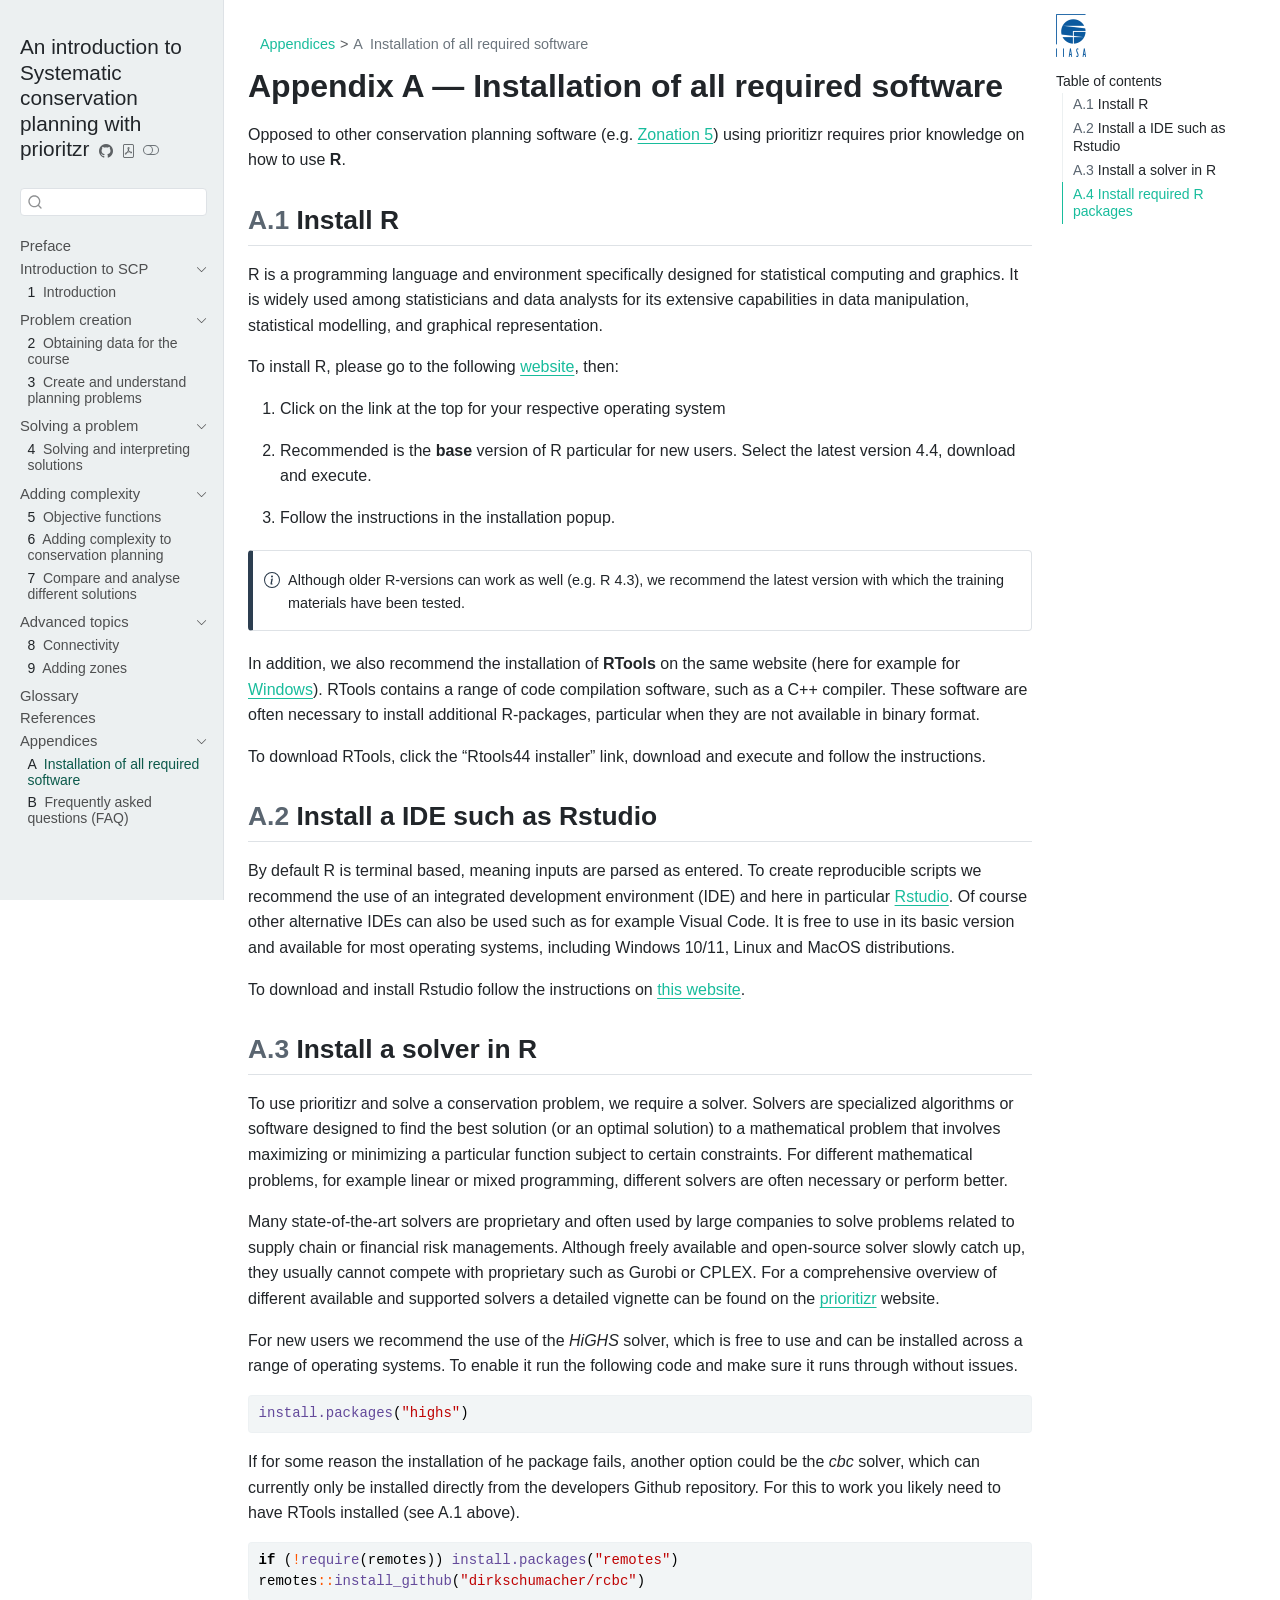
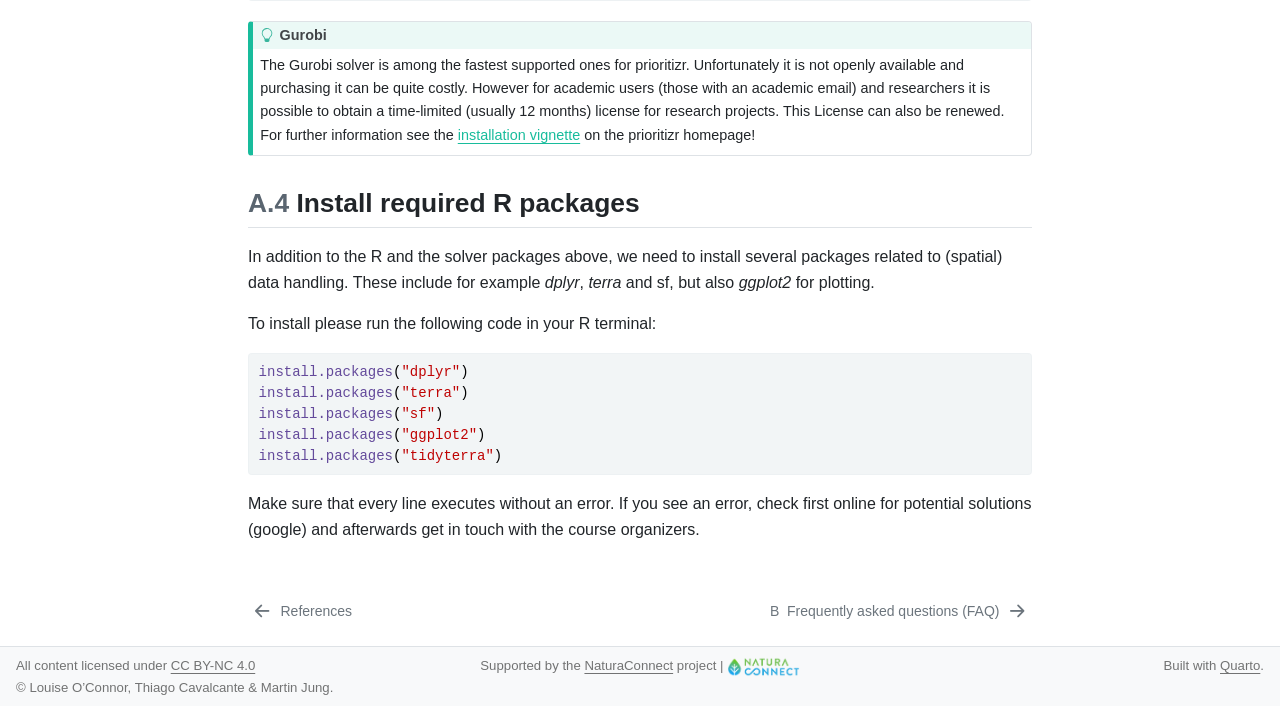
<file: appendices/installation.html>
<!DOCTYPE html>
<html xmlns="http://www.w3.org/1999/xhtml" lang="en" xml:lang="en"><head>

<meta charset="utf-8">
<meta name="generator" content="quarto-1.9.38">

<meta name="viewport" content="width=device-width, initial-scale=1.0, user-scalable=yes">


<title>Appendix A — Installation of all required software – An introduction to Systematic conservation planning with prioritzr</title>
<style>
/* Default styles provided by pandoc.
** See https://pandoc.org/MANUAL.html#variables-for-html for config info.
*/
code{white-space: pre-wrap;}
span.smallcaps{font-variant: small-caps;}
div.columns{display: flex; gap: min(4vw, 1.5em);}
div.column{flex: auto; overflow-x: auto;}
div.hanging-indent{margin-left: 1.5em; text-indent: -1.5em;}
ul.task-list{list-style: none;}
ul.task-list li input[type="checkbox"] {
  width: 0.8em;
  margin: 0 0.8em 0.2em -1em; /* quarto-specific, see https://github.com/quarto-dev/quarto-cli/issues/4556 */ 
  vertical-align: middle;
}
/* CSS for syntax highlighting */
html { -webkit-text-size-adjust: 100%; }
pre > code.sourceCode { white-space: pre; position: relative; }
pre > code.sourceCode > span { display: inline-block; line-height: 1.25; }
pre > code.sourceCode > span:empty { height: 1.2em; }
.sourceCode { overflow: visible; }
code.sourceCode > span { color: inherit; text-decoration: inherit; }
div.sourceCode { margin: 1em 0; }
pre.sourceCode { margin: 0; }
@media screen {
div.sourceCode { overflow: auto; }
}
@media print {
pre > code.sourceCode { white-space: pre-wrap; }
pre > code.sourceCode > span { text-indent: -5em; padding-left: 5em; }
}
pre.numberSource code
  { counter-reset: source-line 0; }
pre.numberSource code > span
  { position: relative; left: -4em; counter-increment: source-line; }
pre.numberSource code > span > a:first-child::before
  { content: counter(source-line);
    position: relative; left: -1em; text-align: right; vertical-align: baseline;
    border: none; display: inline-block;
    -webkit-touch-callout: none; -webkit-user-select: none;
    -khtml-user-select: none; -moz-user-select: none;
    -ms-user-select: none; user-select: none;
    padding: 0 4px; width: 4em;
  }
pre.numberSource { margin-left: 3em;  padding-left: 4px; }
div.sourceCode
  {   }
@media screen {
pre > code.sourceCode > span > a:first-child::before { text-decoration: underline; }
}
</style>


<script src="../site_libs/quarto-nav/quarto-nav.js"></script>
<script src="../site_libs/quarto-nav/headroom.min.js"></script>
<script src="../site_libs/clipboard/clipboard.min.js"></script>
<script src="../site_libs/quarto-search/autocomplete.umd.js"></script>
<script src="../site_libs/quarto-search/fuse.min.js"></script>
<script src="../site_libs/quarto-search/quarto-search.js"></script>
<meta name="quarto:offset" content="../">
<link href="../appendices/FAQ.html" rel="next">
<link href="../references.html" rel="prev">
<link href="..//resources/favicon.ico" rel="icon">
<script src="../site_libs/quarto-html/quarto.js" type="module"></script>
<script src="../site_libs/quarto-html/tabsets/tabsets.js" type="module"></script>
<script src="../site_libs/quarto-html/popper.min.js"></script>
<script src="../site_libs/quarto-html/tippy.umd.min.js"></script>
<script src="../site_libs/quarto-html/anchor.min.js"></script>
<link href="../site_libs/quarto-html/tippy.css" rel="stylesheet">
<link href="../site_libs/quarto-html/quarto-syntax-highlighting-8e563bccdeb7e5b4bf8f1d510bb78af9.css" rel="stylesheet" class="quarto-color-scheme" id="quarto-text-highlighting-styles">
<link href="../site_libs/quarto-html/quarto-syntax-highlighting-dark-8e563bccdeb7e5b4bf8f1d510bb78af9.css" rel="stylesheet" class="quarto-color-scheme quarto-color-alternate" id="quarto-text-highlighting-styles">
<link href="../site_libs/quarto-html/quarto-syntax-highlighting-8e563bccdeb7e5b4bf8f1d510bb78af9.css" rel="stylesheet" class="quarto-color-scheme-extra" id="quarto-text-highlighting-styles">
<script src="../site_libs/bootstrap/bootstrap.min.js"></script>
<link href="../site_libs/bootstrap/bootstrap-icons.css" rel="stylesheet">
<link href="../site_libs/bootstrap/bootstrap-b4038ea033d9bff4059b66adea6c21d7.min.css" rel="stylesheet" append-hash="true" class="quarto-color-scheme" id="quarto-bootstrap" data-mode="light">
<link href="../site_libs/bootstrap/bootstrap-dark-64cd986272760cbdcf880694e67bc337.min.css" rel="stylesheet" append-hash="true" class="quarto-color-scheme quarto-color-alternate" id="quarto-bootstrap" data-mode="dark">
<link href="../site_libs/bootstrap/bootstrap-b4038ea033d9bff4059b66adea6c21d7.min.css" rel="stylesheet" append-hash="true" class="quarto-color-scheme-extra" id="quarto-bootstrap" data-mode="light">
<script id="quarto-search-options" type="application/json">{
  "location": "sidebar",
  "copy-button": false,
  "collapse-after": 3,
  "panel-placement": "start",
  "type": "textbox",
  "limit": 50,
  "keyboard-shortcut": [
    "f",
    "/",
    "s"
  ],
  "show-item-context": false,
  "language": {
    "search-no-results-text": "No results",
    "search-matching-documents-text": "matching documents",
    "search-copy-link-title": "Copy link to search",
    "search-hide-matches-text": "Hide additional matches",
    "search-more-match-text": "more match in this document",
    "search-more-matches-text": "more matches in this document",
    "search-clear-button-title": "Clear",
    "search-text-placeholder": "",
    "search-detached-cancel-button-title": "Cancel",
    "search-submit-button-title": "Submit",
    "search-label": "Search"
  }
}</script>
<style>html{ scroll-behavior: smooth; }</style>


</head>

<body class="nav-sidebar docked quarto-light"><script id="quarto-html-before-body" type="application/javascript">
    const toggleBodyColorMode = (bsSheetEl) => {
      const mode = bsSheetEl.getAttribute("data-mode");
      const bodyEl = window.document.querySelector("body");
      if (mode === "dark") {
        bodyEl.classList.add("quarto-dark");
        bodyEl.classList.remove("quarto-light");
      } else {
        bodyEl.classList.add("quarto-light");
        bodyEl.classList.remove("quarto-dark");
      }
    }
    const toggleBodyColorPrimary = () => {
      const bsSheetEl = window.document.querySelector("link#quarto-bootstrap:not([rel=disabled-stylesheet])");
      if (bsSheetEl) {
        toggleBodyColorMode(bsSheetEl);
      }
    }
    const setColorSchemeToggle = (alternate) => {
      const toggles = window.document.querySelectorAll('.quarto-color-scheme-toggle');
      for (let i=0; i < toggles.length; i++) {
        const toggle = toggles[i];
        if (toggle) {
          if (alternate) {
            toggle.classList.add("alternate");
          } else {
            toggle.classList.remove("alternate");
          }
        }
      }
    };
    const toggleColorMode = (alternate) => {
      // Switch the stylesheets
      const primaryStylesheets = window.document.querySelectorAll('link.quarto-color-scheme:not(.quarto-color-alternate)');
      const alternateStylesheets = window.document.querySelectorAll('link.quarto-color-scheme.quarto-color-alternate');
      manageTransitions('#quarto-margin-sidebar .nav-link', false);
      if (alternate) {
        // note: dark is layered on light, we don't disable primary!
        enableStylesheet(alternateStylesheets);
        for (const sheetNode of alternateStylesheets) {
          if (sheetNode.id === "quarto-bootstrap") {
            toggleBodyColorMode(sheetNode);
          }
        }
      } else {
        disableStylesheet(alternateStylesheets);
        enableStylesheet(primaryStylesheets)
        toggleBodyColorPrimary();
      }
      manageTransitions('#quarto-margin-sidebar .nav-link', true);
      // Switch the toggles
      setColorSchemeToggle(alternate)
      // Hack to workaround the fact that safari doesn't
      // properly recolor the scrollbar when toggling (#1455)
      if (navigator.userAgent.indexOf('Safari') > 0 && navigator.userAgent.indexOf('Chrome') == -1) {
        manageTransitions("body", false);
        window.scrollTo(0, 1);
        setTimeout(() => {
          window.scrollTo(0, 0);
          manageTransitions("body", true);
        }, 40);
      }
    }
    const disableStylesheet = (stylesheets) => {
      for (let i=0; i < stylesheets.length; i++) {
        const stylesheet = stylesheets[i];
        stylesheet.rel = 'disabled-stylesheet';
      }
    }
    const enableStylesheet = (stylesheets) => {
      for (let i=0; i < stylesheets.length; i++) {
        const stylesheet = stylesheets[i];
        if(stylesheet.rel !== 'stylesheet') { // for Chrome, which will still FOUC without this check
          stylesheet.rel = 'stylesheet';
        }
      }
    }
    const manageTransitions = (selector, allowTransitions) => {
      const els = window.document.querySelectorAll(selector);
      for (let i=0; i < els.length; i++) {
        const el = els[i];
        if (allowTransitions) {
          el.classList.remove('notransition');
        } else {
          el.classList.add('notransition');
        }
      }
    }
    const isFileUrl = () => {
      return window.location.protocol === 'file:';
    }
    const hasAlternateSentinel = () => {
      let styleSentinel = getColorSchemeSentinel();
      if (styleSentinel !== null) {
        return styleSentinel === "alternate";
      } else {
        return false;
      }
    }
    const setStyleSentinel = (alternate) => {
      const value = alternate ? "alternate" : "default";
      if (!isFileUrl()) {
        window.localStorage.setItem("quarto-color-scheme", value);
      } else {
        localAlternateSentinel = value;
      }
    }
    const getColorSchemeSentinel = () => {
      if (!isFileUrl()) {
        const storageValue = window.localStorage.getItem("quarto-color-scheme");
        return storageValue != null ? storageValue : localAlternateSentinel;
      } else {
        return localAlternateSentinel;
      }
    }
    const toggleGiscusIfUsed = (isAlternate, darkModeDefault) => {
      const baseTheme = document.querySelector('#giscus-base-theme')?.value ?? 'light';
      const alternateTheme = document.querySelector('#giscus-alt-theme')?.value ?? 'dark';
      let newTheme = '';
      if(authorPrefersDark) {
        newTheme = isAlternate ? baseTheme : alternateTheme;
      } else {
        newTheme = isAlternate ? alternateTheme : baseTheme;
      }
      const changeGiscusTheme = () => {
        // From: https://github.com/giscus/giscus/issues/336
        const sendMessage = (message) => {
          const iframe = document.querySelector('iframe.giscus-frame');
          if (!iframe) return;
          iframe.contentWindow.postMessage({ giscus: message }, 'https://giscus.app');
        }
        sendMessage({
          setConfig: {
            theme: newTheme
          }
        });
      }
      const isGiscussLoaded = window.document.querySelector('iframe.giscus-frame') !== null;
      if (isGiscussLoaded) {
        changeGiscusTheme();
      }
    };
    const authorPrefersDark = false;
    const darkModeDefault = authorPrefersDark;
      document.querySelector('link#quarto-text-highlighting-styles.quarto-color-scheme-extra').rel = 'disabled-stylesheet';
      document.querySelector('link#quarto-bootstrap.quarto-color-scheme-extra').rel = 'disabled-stylesheet';
    let localAlternateSentinel = darkModeDefault ? 'alternate' : 'default';
    // Dark / light mode switch
    window.quartoToggleColorScheme = () => {
      // Read the current dark / light value
      let toAlternate = !hasAlternateSentinel();
      toggleColorMode(toAlternate);
      setStyleSentinel(toAlternate);
      toggleGiscusIfUsed(toAlternate, darkModeDefault);
      window.dispatchEvent(new Event('resize'));
    };
    // Switch to dark mode if need be
    if (hasAlternateSentinel()) {
      toggleColorMode(true);
    } else {
      toggleColorMode(false);
    }
  </script>

<div id="quarto-search-results"></div>
  <header id="quarto-header" class="headroom fixed-top">
  <nav class="quarto-secondary-nav">
    <div class="container-fluid d-flex">
      <button type="button" class="quarto-btn-toggle btn" data-bs-toggle="collapse" role="button" data-bs-target=".quarto-sidebar-collapse-item" aria-controls="quarto-sidebar" aria-expanded="false" aria-label="Toggle sidebar navigation" onclick="if (window.quartoToggleHeadroom) { window.quartoToggleHeadroom(); }">
        <i class="bi bi-layout-text-sidebar-reverse"></i>
      </button>
        <nav class="quarto-page-breadcrumbs" aria-label="breadcrumb"><ol class="breadcrumb"><li class="breadcrumb-item"><a href="../appendices/installation.html">Appendices</a></li><li class="breadcrumb-item"><a href="../appendices/installation.html"><span class="chapter-number">A</span>&nbsp; <span class="chapter-title">Installation of all required software</span></a></li></ol></nav>
        <a class="flex-grow-1" role="navigation" data-bs-toggle="collapse" data-bs-target=".quarto-sidebar-collapse-item" aria-controls="quarto-sidebar" aria-expanded="false" aria-label="Toggle sidebar navigation" onclick="if (window.quartoToggleHeadroom) { window.quartoToggleHeadroom(); }">      
        </a>
      <button type="button" class="btn quarto-search-button" aria-label="Search" onclick="window.quartoOpenSearch();">
        <i class="bi bi-search"></i>
      </button>
    </div>
  </nav>
</header>
<!-- content -->
<div id="quarto-content" class="quarto-container page-columns page-rows-contents page-layout-article">
<!-- sidebar -->
  <nav id="quarto-sidebar" class="sidebar collapse collapse-horizontal quarto-sidebar-collapse-item sidebar-navigation docked overflow-auto">
    <div class="pt-lg-2 mt-2 text-left sidebar-header">
    <div class="sidebar-title mb-0 py-0">
      <a href="../">An introduction to Systematic conservation planning with prioritzr</a> 
        <div class="sidebar-tools-main tools-wide">
    <a href="https://github.com/iiasa/eccb2026" title="Source Code" class="quarto-navigation-tool px-1" aria-label="Source Code"><i class="bi bi-github"></i></a>
    <a href="../An-introduction-to-Systematic-conservation-planning-with-prioritzr.pdf" title="Download PDF" class="quarto-navigation-tool px-1" aria-label="Download PDF"><i class="bi bi-file-pdf"></i></a>
  <a href="" class="quarto-color-scheme-toggle quarto-navigation-tool  px-1" onclick="window.quartoToggleColorScheme(); return false;" title="Toggle dark mode"><i class="bi"></i></a>
</div>
    </div>
      </div>
        <div class="mt-2 flex-shrink-0 align-items-center">
        <div class="sidebar-search">
        <div id="quarto-search" class="" title="Search"></div>
        </div>
        </div>
    <div class="sidebar-menu-container"> 
    <ul class="list-unstyled mt-1">
        <li class="sidebar-item">
  <div class="sidebar-item-container"> 
  <a href="../index.html" class="sidebar-item-text sidebar-link">
 <span class="menu-text">Preface</span></a>
  </div>
</li>
        <li class="sidebar-item sidebar-item-section">
      <div class="sidebar-item-container"> 
            <a class="sidebar-item-text sidebar-link text-start" data-bs-toggle="collapse" data-bs-target="#quarto-sidebar-section-1" role="navigation" aria-expanded="true">
 <span class="menu-text">Introduction to SCP</span></a>
          <a class="sidebar-item-toggle text-start" data-bs-toggle="collapse" data-bs-target="#quarto-sidebar-section-1" role="navigation" aria-expanded="true" aria-label="Toggle section">
            <i class="bi bi-chevron-right ms-2"></i>
          </a> 
      </div>
      <ul id="quarto-sidebar-section-1" class="collapse list-unstyled sidebar-section depth1 show">  
          <li class="sidebar-item">
  <div class="sidebar-item-container"> 
  <a href="../chapters/intro.html" class="sidebar-item-text sidebar-link">
 <span class="menu-text"><span class="chapter-number">1</span>&nbsp; <span class="chapter-title">Introduction</span></span></a>
  </div>
</li>
      </ul>
  </li>
        <li class="sidebar-item sidebar-item-section">
      <div class="sidebar-item-container"> 
            <a class="sidebar-item-text sidebar-link text-start" data-bs-toggle="collapse" data-bs-target="#quarto-sidebar-section-2" role="navigation" aria-expanded="true">
 <span class="menu-text">Problem creation</span></a>
          <a class="sidebar-item-toggle text-start" data-bs-toggle="collapse" data-bs-target="#quarto-sidebar-section-2" role="navigation" aria-expanded="true" aria-label="Toggle section">
            <i class="bi bi-chevron-right ms-2"></i>
          </a> 
      </div>
      <ul id="quarto-sidebar-section-2" class="collapse list-unstyled sidebar-section depth1 show">  
          <li class="sidebar-item">
  <div class="sidebar-item-container"> 
  <a href="../chapters/Datapreparation.html" class="sidebar-item-text sidebar-link">
 <span class="menu-text"><span class="chapter-number">2</span>&nbsp; <span class="chapter-title">Obtaining data for the course</span></span></a>
  </div>
</li>
          <li class="sidebar-item">
  <div class="sidebar-item-container"> 
  <a href="../chapters/Problemcreation.html" class="sidebar-item-text sidebar-link">
 <span class="menu-text"><span class="chapter-number">3</span>&nbsp; <span class="chapter-title">Create and understand planning problems</span></span></a>
  </div>
</li>
      </ul>
  </li>
        <li class="sidebar-item sidebar-item-section">
      <div class="sidebar-item-container"> 
            <a class="sidebar-item-text sidebar-link text-start" data-bs-toggle="collapse" data-bs-target="#quarto-sidebar-section-3" role="navigation" aria-expanded="true">
 <span class="menu-text">Solving a problem</span></a>
          <a class="sidebar-item-toggle text-start" data-bs-toggle="collapse" data-bs-target="#quarto-sidebar-section-3" role="navigation" aria-expanded="true" aria-label="Toggle section">
            <i class="bi bi-chevron-right ms-2"></i>
          </a> 
      </div>
      <ul id="quarto-sidebar-section-3" class="collapse list-unstyled sidebar-section depth1 show">  
          <li class="sidebar-item">
  <div class="sidebar-item-container"> 
  <a href="../chapters/SolutionInterpretation.html" class="sidebar-item-text sidebar-link">
 <span class="menu-text"><span class="chapter-number">4</span>&nbsp; <span class="chapter-title">Solving and interpreting solutions</span></span></a>
  </div>
</li>
      </ul>
  </li>
        <li class="sidebar-item sidebar-item-section">
      <div class="sidebar-item-container"> 
            <a class="sidebar-item-text sidebar-link text-start" data-bs-toggle="collapse" data-bs-target="#quarto-sidebar-section-4" role="navigation" aria-expanded="true">
 <span class="menu-text">Adding complexity</span></a>
          <a class="sidebar-item-toggle text-start" data-bs-toggle="collapse" data-bs-target="#quarto-sidebar-section-4" role="navigation" aria-expanded="true" aria-label="Toggle section">
            <i class="bi bi-chevron-right ms-2"></i>
          </a> 
      </div>
      <ul id="quarto-sidebar-section-4" class="collapse list-unstyled sidebar-section depth1 show">  
          <li class="sidebar-item">
  <div class="sidebar-item-container"> 
  <a href="../chapters/ObjectiveFunctions.html" class="sidebar-item-text sidebar-link">
 <span class="menu-text"><span class="chapter-number">5</span>&nbsp; <span class="chapter-title">Objective functions</span></span></a>
  </div>
</li>
          <li class="sidebar-item">
  <div class="sidebar-item-container"> 
  <a href="../chapters/ProblemComplexity.html" class="sidebar-item-text sidebar-link">
 <span class="menu-text"><span class="chapter-number">6</span>&nbsp; <span class="chapter-title">Adding complexity to conservation planning</span></span></a>
  </div>
</li>
          <li class="sidebar-item">
  <div class="sidebar-item-container"> 
  <a href="../chapters/CompareSolutions.html" class="sidebar-item-text sidebar-link">
 <span class="menu-text"><span class="chapter-number">7</span>&nbsp; <span class="chapter-title">Compare and analyse different solutions</span></span></a>
  </div>
</li>
      </ul>
  </li>
        <li class="sidebar-item sidebar-item-section">
      <div class="sidebar-item-container"> 
            <a class="sidebar-item-text sidebar-link text-start" data-bs-toggle="collapse" data-bs-target="#quarto-sidebar-section-5" role="navigation" aria-expanded="true">
 <span class="menu-text">Advanced topics</span></a>
          <a class="sidebar-item-toggle text-start" data-bs-toggle="collapse" data-bs-target="#quarto-sidebar-section-5" role="navigation" aria-expanded="true" aria-label="Toggle section">
            <i class="bi bi-chevron-right ms-2"></i>
          </a> 
      </div>
      <ul id="quarto-sidebar-section-5" class="collapse list-unstyled sidebar-section depth1 show">  
          <li class="sidebar-item">
  <div class="sidebar-item-container"> 
  <a href="../chapters/Connectivity.html" class="sidebar-item-text sidebar-link">
 <span class="menu-text"><span class="chapter-number">8</span>&nbsp; <span class="chapter-title">Connectivity</span></span></a>
  </div>
</li>
          <li class="sidebar-item">
  <div class="sidebar-item-container"> 
  <a href="../chapters/Zones.html" class="sidebar-item-text sidebar-link">
 <span class="menu-text"><span class="chapter-number">9</span>&nbsp; <span class="chapter-title">Adding zones</span></span></a>
  </div>
</li>
      </ul>
  </li>
        <li class="sidebar-item">
  <div class="sidebar-item-container"> 
  <a href="../glossary.html" class="sidebar-item-text sidebar-link">
 <span class="menu-text">Glossary</span></a>
  </div>
</li>
        <li class="sidebar-item">
  <div class="sidebar-item-container"> 
  <a href="../references.html" class="sidebar-item-text sidebar-link">
 <span class="menu-text">References</span></a>
  </div>
</li>
        <li class="sidebar-item sidebar-item-section">
      <div class="sidebar-item-container"> 
            <a class="sidebar-item-text sidebar-link text-start" data-bs-toggle="collapse" data-bs-target="#quarto-sidebar-section-6" role="navigation" aria-expanded="true">
 <span class="menu-text">Appendices</span></a>
          <a class="sidebar-item-toggle text-start" data-bs-toggle="collapse" data-bs-target="#quarto-sidebar-section-6" role="navigation" aria-expanded="true" aria-label="Toggle section">
            <i class="bi bi-chevron-right ms-2"></i>
          </a> 
      </div>
      <ul id="quarto-sidebar-section-6" class="collapse list-unstyled sidebar-section depth1 show">  
          <li class="sidebar-item">
  <div class="sidebar-item-container"> 
  <a href="../appendices/installation.html" class="sidebar-item-text sidebar-link active">
 <span class="menu-text"><span class="chapter-number">A</span>&nbsp; <span class="chapter-title">Installation of all required software</span></span></a>
  </div>
</li>
          <li class="sidebar-item">
  <div class="sidebar-item-container"> 
  <a href="../appendices/FAQ.html" class="sidebar-item-text sidebar-link">
 <span class="menu-text"><span class="chapter-number">B</span>&nbsp; <span class="chapter-title">Frequently asked questions (FAQ)</span></span></a>
  </div>
</li>
      </ul>
  </li>
    </ul>
    </div>
</nav>
<div id="quarto-sidebar-glass" class="quarto-sidebar-collapse-item" data-bs-toggle="collapse" data-bs-target=".quarto-sidebar-collapse-item"></div>
<!-- margin-sidebar -->
    <div id="quarto-margin-sidebar" class="sidebar margin-sidebar"><div class="quarto-margin-header"><div class="margin-header-item">
<p><img src="../resources/IIASA_logo_small.png" class="img-fluid"></p>
</div></div>
        <nav id="TOC" role="doc-toc" class="toc-active">
    <h2 id="toc-title">Table of contents</h2>
   
  <ul>
  <li><a href="#install-r" id="toc-install-r" class="nav-link active" data-scroll-target="#install-r"><span class="header-section-number">A.1</span> Install R</a></li>
  <li><a href="#install-a-ide-such-as-rstudio" id="toc-install-a-ide-such-as-rstudio" class="nav-link" data-scroll-target="#install-a-ide-such-as-rstudio"><span class="header-section-number">A.2</span> Install a IDE such as Rstudio</a></li>
  <li><a href="#install-a-solver-in-r" id="toc-install-a-solver-in-r" class="nav-link" data-scroll-target="#install-a-solver-in-r"><span class="header-section-number">A.3</span> Install a solver in R</a></li>
  <li><a href="#install-required-r-packages" id="toc-install-required-r-packages" class="nav-link" data-scroll-target="#install-required-r-packages"><span class="header-section-number">A.4</span> Install required R packages</a></li>
  </ul>
</nav>
    </div>
<!-- main -->
<main class="content" id="quarto-document-content">


<header id="title-block-header" class="quarto-title-block default"><nav class="quarto-page-breadcrumbs quarto-title-breadcrumbs d-none d-lg-block" aria-label="breadcrumb"><ol class="breadcrumb"><li class="breadcrumb-item"><a href="../appendices/installation.html">Appendices</a></li><li class="breadcrumb-item"><a href="../appendices/installation.html"><span class="chapter-number">A</span>&nbsp; <span class="chapter-title">Installation of all required software</span></a></li></ol></nav>
<div class="quarto-title">
<h1 class="title"><span id="sec-installation" class="quarto-section-identifier">Appendix A — Installation of all required software</span></h1>
</div>



<div class="quarto-title-meta">

    
  
    
  </div>
  


</header>


<p>Opposed to other conservation planning software (e.g.&nbsp;<a href="https://zonationteam.github.io/Zonation5/" title="Zonation 5 website">Zonation 5</a>) using prioritizr requires prior knowledge on how to use <strong>R</strong>.</p>
<section id="install-r" class="level2" data-number="A.1">
<h2 data-number="A.1" class="anchored" data-anchor-id="install-r"><span class="header-section-number">A.1</span> Install R</h2>
<p>R is a programming language and environment specifically designed for statistical computing and graphics. It is widely used among statisticians and data analysts for its extensive capabilities in data manipulation, statistical modelling, and graphical representation.</p>
<p>To install R, please go to the following <a href="https://cran.r-project.org/" title="R Cran website">website</a>, then:</p>
<ol type="1">
<li><p>Click on the link at the top for your respective operating system</p></li>
<li><p>Recommended is the <strong>base</strong> version of R particular for new users. Select the latest version 4.4, download and execute.</p></li>
<li><p>Follow the instructions in the installation popup.</p></li>
</ol>
<div class="callout callout-style-simple callout-note">
<div class="callout-body d-flex">
<div class="callout-icon-container">
<i class="callout-icon"></i>
</div>
<div class="callout-body-container">
<p>Although older R-versions can work as well (e.g.&nbsp;R 4.3), we recommend the latest version with which the training materials have been tested.</p>
</div>
</div>
</div>
<p>In addition, we also recommend the installation of <strong>RTools</strong> on the same website (here for example for <a href="https://cran.r-project.org/bin/windows/Rtools/rtools44/rtools.html" title="RTools">Windows</a>). RTools contains a range of code compilation software, such as a C++ compiler. These software are often necessary to install additional R-packages, particular when they are not available in binary format.</p>
<p>To download RTools, click the “Rtools44 installer” link, download and execute and follow the instructions.</p>
</section>
<section id="install-a-ide-such-as-rstudio" class="level2" data-number="A.2">
<h2 data-number="A.2" class="anchored" data-anchor-id="install-a-ide-such-as-rstudio"><span class="header-section-number">A.2</span> Install a IDE such as Rstudio</h2>
<p>By default R is terminal based, meaning inputs are parsed as entered. To create reproducible scripts we recommend the use of an integrated development environment (IDE) and here in particular <a href="https://www.rstudio.com/products/rstudio/download/" title="Rstudio download website">Rstudio</a>. Of course other alternative IDEs can also be used such as for example Visual Code. It is free to use in its basic version and available for most operating systems, including Windows 10/11, Linux and MacOS distributions.</p>
<p>To download and install Rstudio follow the instructions on <a href="https://posit.co/download/rstudio-desktop/">this website</a>.</p>
</section>
<section id="install-a-solver-in-r" class="level2" data-number="A.3">
<h2 data-number="A.3" class="anchored" data-anchor-id="install-a-solver-in-r"><span class="header-section-number">A.3</span> Install a solver in R</h2>
<p>To use prioritizr and solve a conservation problem, we require a solver. Solvers are specialized algorithms or software designed to find the best solution (or an optimal solution) to a mathematical problem that involves maximizing or minimizing a particular function subject to certain constraints. For different mathematical problems, for example linear or mixed programming, different solvers are often necessary or perform better.</p>
<p>Many state-of-the-art solvers are proprietary and often used by large companies to solve problems related to supply chain or financial risk managements. Although freely available and open-source solver slowly catch up, they usually cannot compete with proprietary such as Gurobi or CPLEX. For a comprehensive overview of different available and supported solvers a detailed vignette can be found on the <a href="https://prioritizr.net/articles/solver_benchmarks.html">prioritizr</a> website.</p>
<p>For new users we recommend the use of the <em>HiGHS</em> solver, which is free to use and can be installed across a range of operating systems. To enable it run the following code and make sure it runs through without issues.</p>
<div class="cell">
<div class="code-copy-outer-scaffold"><div class="sourceCode cell-code" id="cb1"><pre class="sourceCode r code-with-copy"><code class="sourceCode r"><span id="cb1-1"><a href="#cb1-1" aria-hidden="true" tabindex="-1"></a><span class="fu">install.packages</span>(<span class="st">"highs"</span>)</span></code></pre></div><button title="Copy to Clipboard" class="code-copy-button"><i class="bi"></i></button></div>
</div>
<p>If for some reason the installation of he package fails, another option could be the <em>cbc</em> solver, which can currently only be installed directly from the developers Github repository. For this to work you likely need to have RTools installed (see A.1 above).</p>
<div class="cell">
<div class="code-copy-outer-scaffold"><div class="sourceCode cell-code" id="cb2"><pre class="sourceCode r code-with-copy"><code class="sourceCode r"><span id="cb2-1"><a href="#cb2-1" aria-hidden="true" tabindex="-1"></a><span class="cf">if</span> (<span class="sc">!</span><span class="fu">require</span>(remotes)) <span class="fu">install.packages</span>(<span class="st">"remotes"</span>)</span>
<span id="cb2-2"><a href="#cb2-2" aria-hidden="true" tabindex="-1"></a>remotes<span class="sc">::</span><span class="fu">install_github</span>(<span class="st">"dirkschumacher/rcbc"</span>)</span></code></pre></div><button title="Copy to Clipboard" class="code-copy-button"><i class="bi"></i></button></div>
</div>
<div class="callout callout-style-default callout-tip callout-titled">
<div class="callout-header d-flex align-content-center">
<div class="callout-icon-container">
<i class="callout-icon"></i>
</div>
<div class="callout-title-container flex-fill">
<span class="screen-reader-only">Tip</span>Gurobi
</div>
</div>
<div class="callout-body-container callout-body">
<p>The Gurobi solver is among the fastest supported ones for prioritizr. Unfortunately it is not openly available and purchasing it can be quite costly. However for academic users (those with an academic email) and researchers it is possible to obtain a time-limited (usually 12 months) license for research projects. This License can also be renewed.<br>
For further information see the <a href="https://prioritizr.net/articles/gurobi_installation_guide.html" title="Installing Gurobi for academic users">installation vignette</a> on the prioritizr homepage!</p>
</div>
</div>
</section>
<section id="install-required-r-packages" class="level2" data-number="A.4">
<h2 data-number="A.4" class="anchored" data-anchor-id="install-required-r-packages"><span class="header-section-number">A.4</span> Install required R packages</h2>
<p>In addition to the R and the solver packages above, we need to install several packages related to (spatial) data handling. These include for example <em>dplyr</em>, <em>terra</em> and sf, but also <em>ggplot2</em> for plotting.</p>
<p>To install please run the following code in your R terminal:</p>
<div class="cell">
<div class="code-copy-outer-scaffold"><div class="sourceCode cell-code" id="cb3"><pre class="sourceCode r code-with-copy"><code class="sourceCode r"><span id="cb3-1"><a href="#cb3-1" aria-hidden="true" tabindex="-1"></a><span class="fu">install.packages</span>(<span class="st">"dplyr"</span>)</span>
<span id="cb3-2"><a href="#cb3-2" aria-hidden="true" tabindex="-1"></a><span class="fu">install.packages</span>(<span class="st">"terra"</span>)</span>
<span id="cb3-3"><a href="#cb3-3" aria-hidden="true" tabindex="-1"></a><span class="fu">install.packages</span>(<span class="st">"sf"</span>)</span>
<span id="cb3-4"><a href="#cb3-4" aria-hidden="true" tabindex="-1"></a><span class="fu">install.packages</span>(<span class="st">"ggplot2"</span>)</span>
<span id="cb3-5"><a href="#cb3-5" aria-hidden="true" tabindex="-1"></a><span class="fu">install.packages</span>(<span class="st">"tidyterra"</span>)</span></code></pre></div><button title="Copy to Clipboard" class="code-copy-button"><i class="bi"></i></button></div>
</div>
<p>Make sure that every line executes without an error. If you see an error, check first online for potential solutions (google) and afterwards get in touch with the course organizers.</p>


</section>

</main> <!-- /main -->
<script id="quarto-html-after-body" type="application/javascript">
  window.document.addEventListener("DOMContentLoaded", function (event) {
    // Ensure there is a toggle, if there isn't float one in the top right
    if (window.document.querySelector('.quarto-color-scheme-toggle') === null) {
      const a = window.document.createElement('a');
      a.classList.add('top-right');
      a.classList.add('quarto-color-scheme-toggle');
      a.href = "";
      a.onclick = function() { try { window.quartoToggleColorScheme(); } catch {} return false; };
      const i = window.document.createElement("i");
      i.classList.add('bi');
      a.appendChild(i);
      window.document.body.appendChild(a);
    }
    setColorSchemeToggle(hasAlternateSentinel())
    const icon = "";
    const anchorJS = new window.AnchorJS();
    anchorJS.options = {
      placement: 'right',
      icon: icon
    };
    anchorJS.add('.anchored');
    const isCodeAnnotation = (el) => {
      for (const clz of el.classList) {
        if (clz.startsWith('code-annotation-')) {                     
          return true;
        }
      }
      return false;
    }
    const onCopySuccess = function(e) {
      // button target
      const button = e.trigger;
      // don't keep focus
      button.blur();
      // flash "checked"
      button.classList.add('code-copy-button-checked');
      var currentTitle = button.getAttribute("title");
      button.setAttribute("title", "Copied!");
      let tooltip;
      if (window.bootstrap) {
        button.setAttribute("data-bs-toggle", "tooltip");
        button.setAttribute("data-bs-placement", "left");
        button.setAttribute("data-bs-title", "Copied!");
        tooltip = new bootstrap.Tooltip(button, 
          { trigger: "manual", 
            customClass: "code-copy-button-tooltip",
            offset: [0, -8]});
        tooltip.show();    
      }
      setTimeout(function() {
        if (tooltip) {
          tooltip.hide();
          button.removeAttribute("data-bs-title");
          button.removeAttribute("data-bs-toggle");
          button.removeAttribute("data-bs-placement");
        }
        button.setAttribute("title", currentTitle);
        button.classList.remove('code-copy-button-checked');
      }, 1000);
      // clear code selection
      e.clearSelection();
    }
    const getTextToCopy = function(trigger) {
      const outerScaffold = trigger.parentElement.cloneNode(true);
      const codeEl = outerScaffold.querySelector('code');
      for (const childEl of codeEl.children) {
        if (isCodeAnnotation(childEl)) {
          childEl.remove();
        }
      }
      return codeEl.innerText;
    }
    const clipboard = new window.ClipboardJS('.code-copy-button:not([data-in-quarto-modal])', {
      text: getTextToCopy
    });
    clipboard.on('success', onCopySuccess);
    if (window.document.getElementById('quarto-embedded-source-code-modal')) {
      const clipboardModal = new window.ClipboardJS('.code-copy-button[data-in-quarto-modal]', {
        text: getTextToCopy,
        container: window.document.getElementById('quarto-embedded-source-code-modal')
      });
      clipboardModal.on('success', onCopySuccess);
    }
      var localhostRegex = new RegExp(/^(?:http|https):\/\/localhost\:?[0-9]*\//);
      var mailtoRegex = new RegExp(/^mailto:/);
        var filterRegex = new RegExp("https:\/\/iiasa\.github\.io\/eccb2026\/");
      var isInternal = (href) => {
          return filterRegex.test(href) || localhostRegex.test(href) || mailtoRegex.test(href);
      }
      // Inspect non-navigation links and adorn them if external
     var links = window.document.querySelectorAll('a[href]:not(.nav-link):not(.navbar-brand):not(.toc-action):not(.sidebar-link):not(.sidebar-item-toggle):not(.pagination-link):not(.no-external):not([aria-hidden]):not(.dropdown-item):not(.quarto-navigation-tool):not(.about-link)');
      for (var i=0; i<links.length; i++) {
        const link = links[i];
        if (!isInternal(link.href)) {
          // undo the damage that might have been done by quarto-nav.js in the case of
          // links that we want to consider external
          if (link.dataset.originalHref !== undefined) {
            link.href = link.dataset.originalHref;
          }
        }
      }
    function tippyHover(el, contentFn, onTriggerFn, onUntriggerFn) {
      const config = {
        allowHTML: true,
        maxWidth: 500,
        delay: 100,
        arrow: false,
        appendTo: function(el) {
            return el.parentElement;
        },
        interactive: true,
        interactiveBorder: 10,
        theme: 'quarto',
        placement: 'bottom-start',
      };
      if (contentFn) {
        config.content = contentFn;
      }
      if (onTriggerFn) {
        config.onTrigger = onTriggerFn;
      }
      if (onUntriggerFn) {
        config.onUntrigger = onUntriggerFn;
      }
      window.tippy(el, config); 
    }
    const noterefs = window.document.querySelectorAll('a[role="doc-noteref"]');
    for (var i=0; i<noterefs.length; i++) {
      const ref = noterefs[i];
      tippyHover(ref, function() {
        // use id or data attribute instead here
        let href = ref.getAttribute('data-footnote-href') || ref.getAttribute('href');
        try { href = new URL(href).hash; } catch {}
        const id = href.replace(/^#\/?/, "");
        const note = window.document.getElementById(id);
        if (note) {
          return note.innerHTML;
        } else {
          return "";
        }
      });
    }
        let selectedAnnoteEl;
        const selectorForAnnotation = ( cell, annotation) => {
          let cellAttr = 'data-code-cell="' + cell + '"';
          let lineAttr = 'data-code-annotation="' +  annotation + '"';
          const selector = 'span[' + cellAttr + '][' + lineAttr + ']';
          return selector;
        }
        const selectCodeLines = (annoteEl) => {
          const doc = window.document;
          const targetCell = annoteEl.getAttribute("data-target-cell");
          const targetAnnotation = annoteEl.getAttribute("data-target-annotation");
          const annoteSpan = window.document.querySelector(selectorForAnnotation(targetCell, targetAnnotation));
          const lines = annoteSpan.getAttribute("data-code-lines").split(",");
          const lineIds = lines.map((line) => {
            return targetCell + "-" + line;
          })
          let top = null;
          let height = null;
          let parent = null;
          if (lineIds.length > 0) {
              //compute the position of the single el (top and bottom and make a div)
              const el = window.document.getElementById(lineIds[0]);
              top = el.offsetTop;
              height = el.offsetHeight;
              parent = el.parentElement.parentElement;
            if (lineIds.length > 1) {
              const lastEl = window.document.getElementById(lineIds[lineIds.length - 1]);
              const bottom = lastEl.offsetTop + lastEl.offsetHeight;
              height = bottom - top;
            }
            if (top !== null && height !== null && parent !== null) {
              // cook up a div (if necessary) and position it 
              let div = window.document.getElementById("code-annotation-line-highlight");
              if (div === null) {
                div = window.document.createElement("div");
                div.setAttribute("id", "code-annotation-line-highlight");
                div.style.position = 'absolute';
                parent.appendChild(div);
              }
              div.style.top = top - 2 + "px";
              div.style.height = height + 4 + "px";
              div.style.left = 0;
              let gutterDiv = window.document.getElementById("code-annotation-line-highlight-gutter");
              if (gutterDiv === null) {
                gutterDiv = window.document.createElement("div");
                gutterDiv.setAttribute("id", "code-annotation-line-highlight-gutter");
                gutterDiv.style.position = 'absolute';
                const codeCell = window.document.getElementById(targetCell);
                const gutter = codeCell.querySelector('.code-annotation-gutter');
                gutter.appendChild(gutterDiv);
              }
              gutterDiv.style.top = top - 2 + "px";
              gutterDiv.style.height = height + 4 + "px";
            }
            selectedAnnoteEl = annoteEl;
          }
        };
        const unselectCodeLines = () => {
          const elementsIds = ["code-annotation-line-highlight", "code-annotation-line-highlight-gutter"];
          elementsIds.forEach((elId) => {
            const div = window.document.getElementById(elId);
            if (div) {
              div.remove();
            }
          });
          selectedAnnoteEl = undefined;
        };
          // Handle positioning of the toggle
      window.addEventListener(
        "resize",
        throttle(() => {
          elRect = undefined;
          if (selectedAnnoteEl) {
            selectCodeLines(selectedAnnoteEl);
          }
        }, 10)
      );
      function throttle(fn, ms) {
      let throttle = false;
      let timer;
        return (...args) => {
          if(!throttle) { // first call gets through
              fn.apply(this, args);
              throttle = true;
          } else { // all the others get throttled
              if(timer) clearTimeout(timer); // cancel #2
              timer = setTimeout(() => {
                fn.apply(this, args);
                timer = throttle = false;
              }, ms);
          }
        };
      }
        // Attach click handler to the DT
        const annoteDls = window.document.querySelectorAll('dt[data-target-cell]');
        for (const annoteDlNode of annoteDls) {
          annoteDlNode.addEventListener('click', (event) => {
            const clickedEl = event.target;
            if (clickedEl !== selectedAnnoteEl) {
              unselectCodeLines();
              const activeEl = window.document.querySelector('dt[data-target-cell].code-annotation-active');
              if (activeEl) {
                activeEl.classList.remove('code-annotation-active');
              }
              selectCodeLines(clickedEl);
              clickedEl.classList.add('code-annotation-active');
            } else {
              // Unselect the line
              unselectCodeLines();
              clickedEl.classList.remove('code-annotation-active');
            }
          });
        }
    const findCites = (el) => {
      const parentEl = el.parentElement;
      if (parentEl) {
        const cites = parentEl.dataset.cites;
        if (cites) {
          return {
            el,
            cites: cites.split(' ')
          };
        } else {
          return findCites(el.parentElement)
        }
      } else {
        return undefined;
      }
    };
    var bibliorefs = window.document.querySelectorAll('a[role="doc-biblioref"]');
    for (var i=0; i<bibliorefs.length; i++) {
      const ref = bibliorefs[i];
      const citeInfo = findCites(ref);
      if (citeInfo) {
        tippyHover(citeInfo.el, function() {
          var popup = window.document.createElement('div');
          citeInfo.cites.forEach(function(cite) {
            var citeDiv = window.document.createElement('div');
            citeDiv.classList.add('hanging-indent');
            citeDiv.classList.add('csl-entry');
            var biblioDiv = window.document.getElementById('ref-' + cite);
            if (biblioDiv) {
              citeDiv.innerHTML = biblioDiv.innerHTML;
            }
            popup.appendChild(citeDiv);
          });
          return popup.innerHTML;
        });
      }
    }
  });
  </script>
<nav class="page-navigation">
  <div class="nav-page nav-page-previous">
      <a href="../references.html" class="pagination-link" aria-label="References">
        <i class="bi bi-arrow-left-short"></i> <span class="nav-page-text">References</span>
      </a>          
  </div>
  <div class="nav-page nav-page-next">
      <a href="../appendices/FAQ.html" class="pagination-link" aria-label="Frequently asked questions (FAQ)">
        <span class="nav-page-text"><span class="chapter-number">B</span>&nbsp; <span class="chapter-title">Frequently asked questions (FAQ)</span></span> <i class="bi bi-arrow-right-short"></i>
      </a>
  </div>
</nav>
</div> <!-- /content -->
<footer class="footer">
  <div class="nav-footer">
    <div class="nav-footer-left">
<p>All content licensed under <a href="https://creativecommons.org/licenses/by-nc/4.0/">CC BY-NC 4.0</a> <br> © Louise O’Connor, Thiago Cavalcante &amp; Martin Jung.</p>
</div>   
    <div class="nav-footer-center">
<p>Supported by the <a href="https://naturaconnect.eu">NaturaConnect</a> project | <img src="../resources/Natura-Connect-logo.png" height="20" alt="NaturaConnect"></p>
</div>
    <div class="nav-footer-right">
<p>Built with <a href="https://quarto.org/">Quarto</a>.</p>
</div>
  </div>
</footer>




<script src="../site_libs/quarto-html/zenscroll-min.js"></script>
</body></html>
</file>
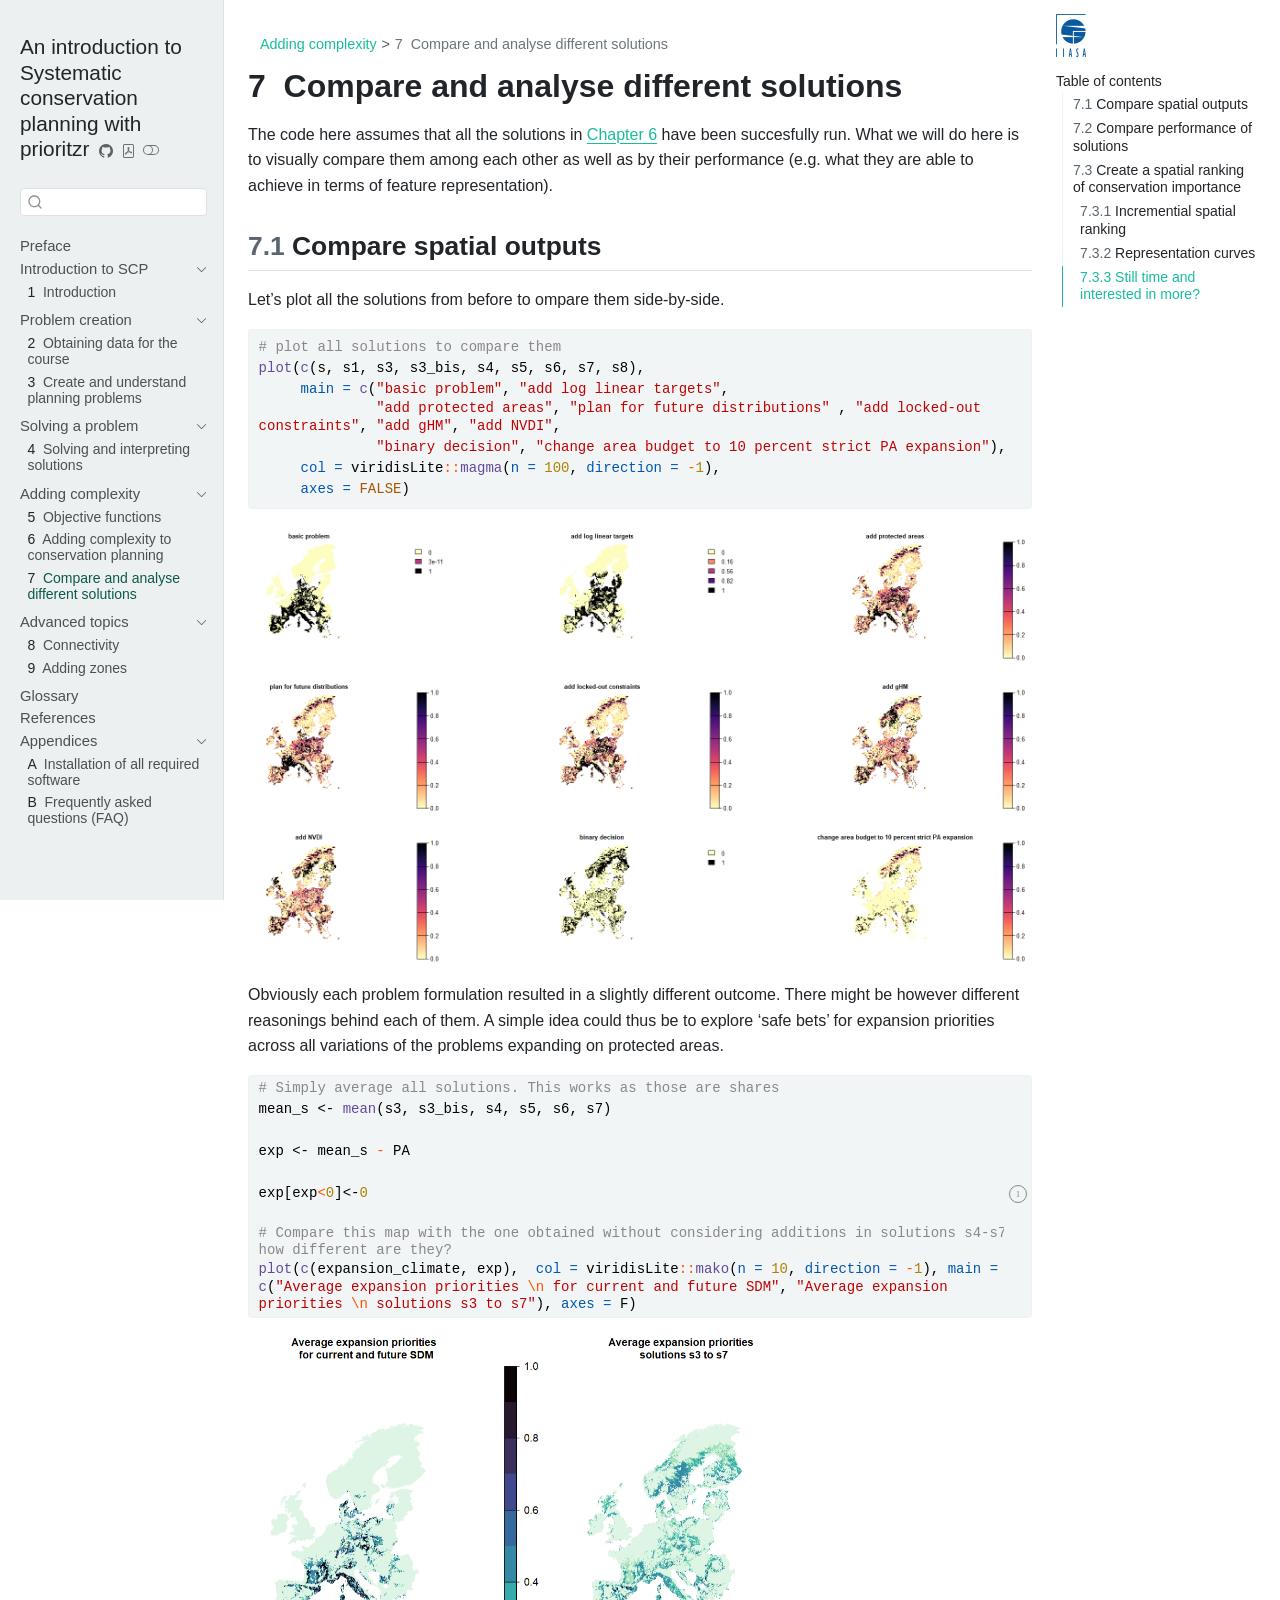
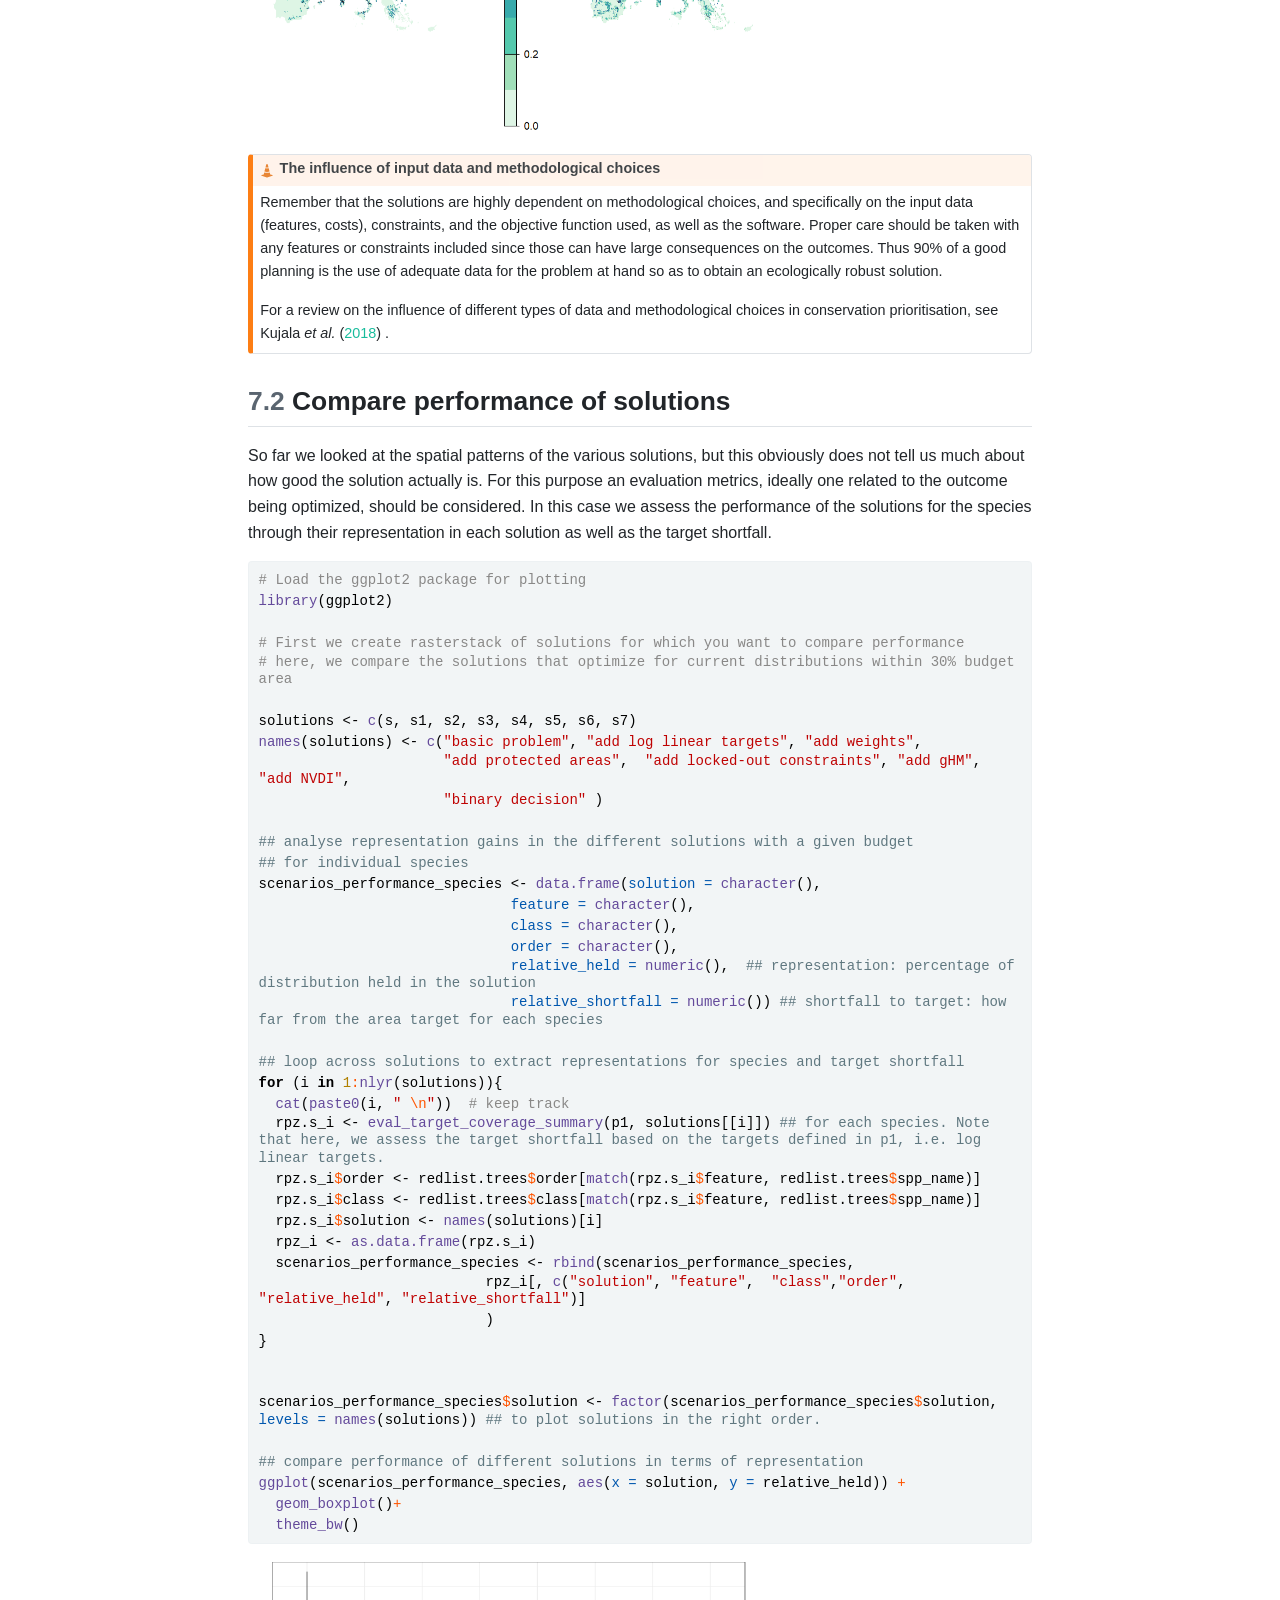
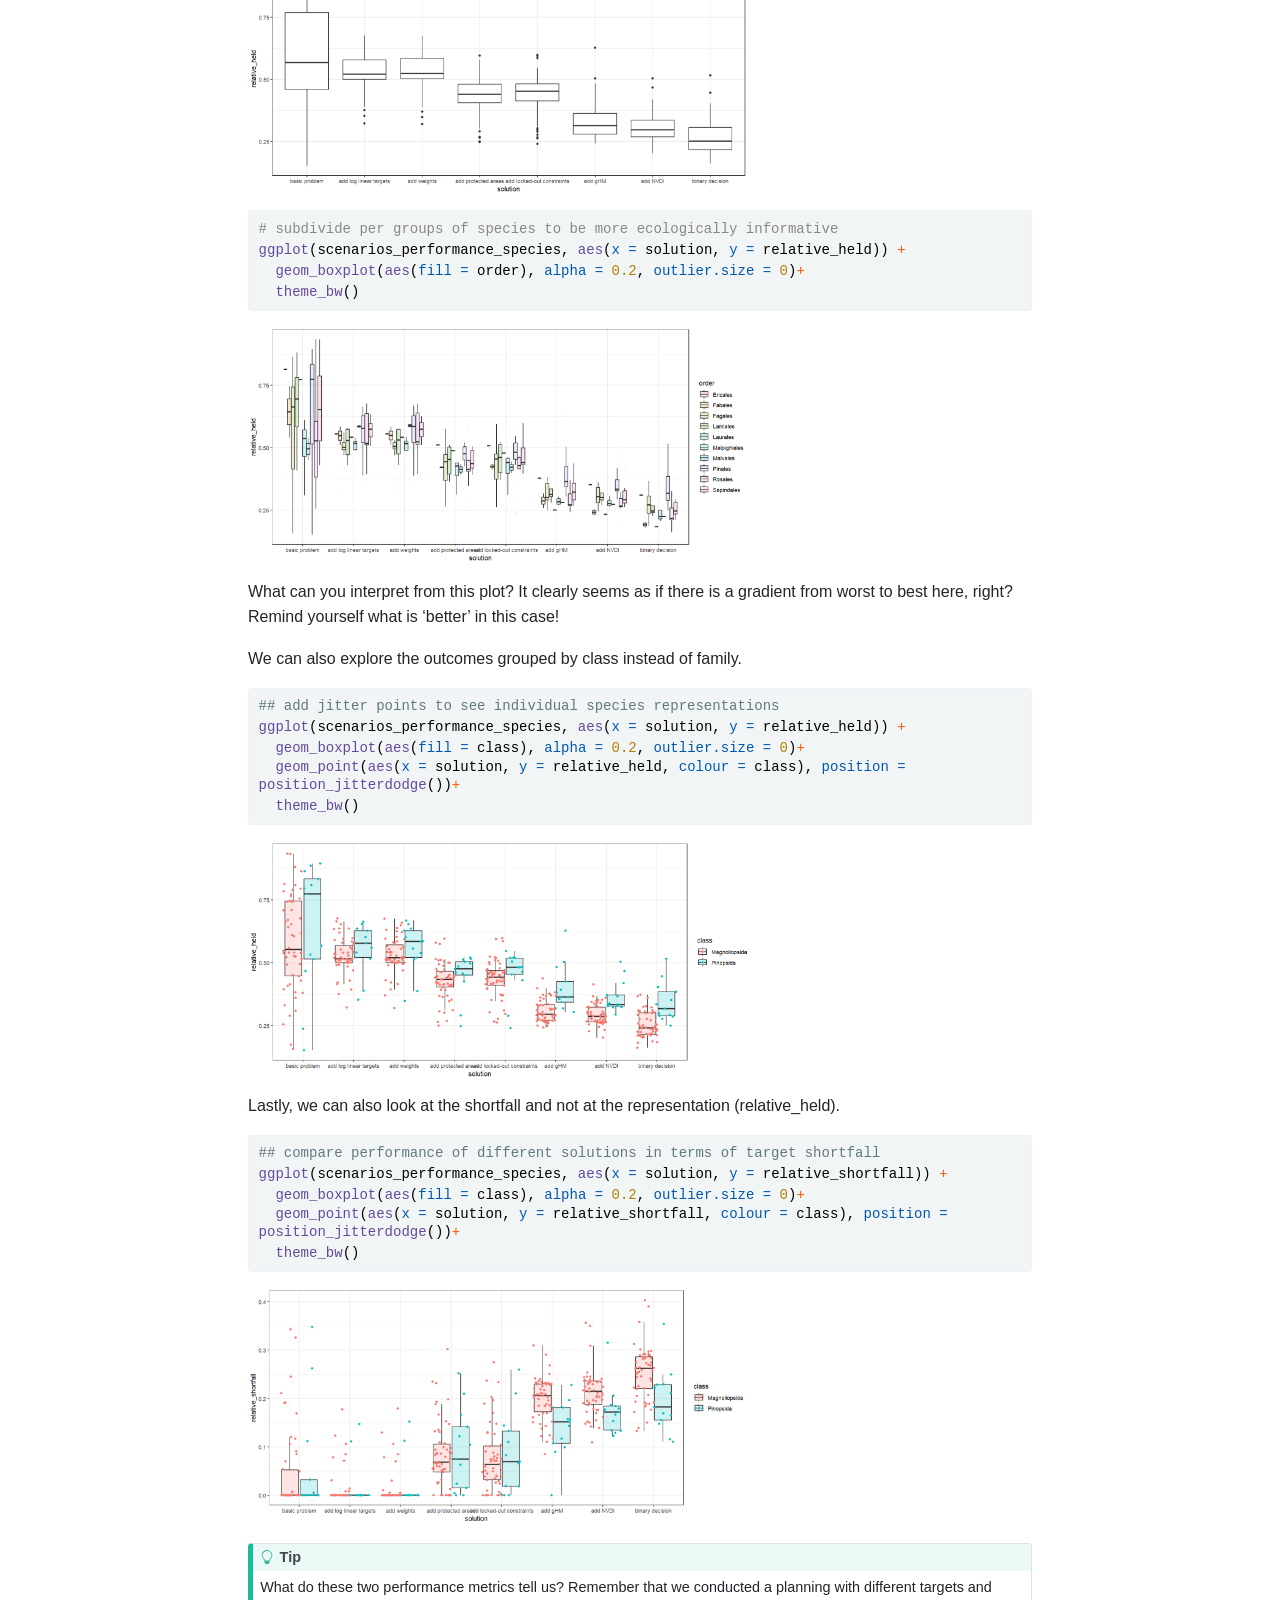
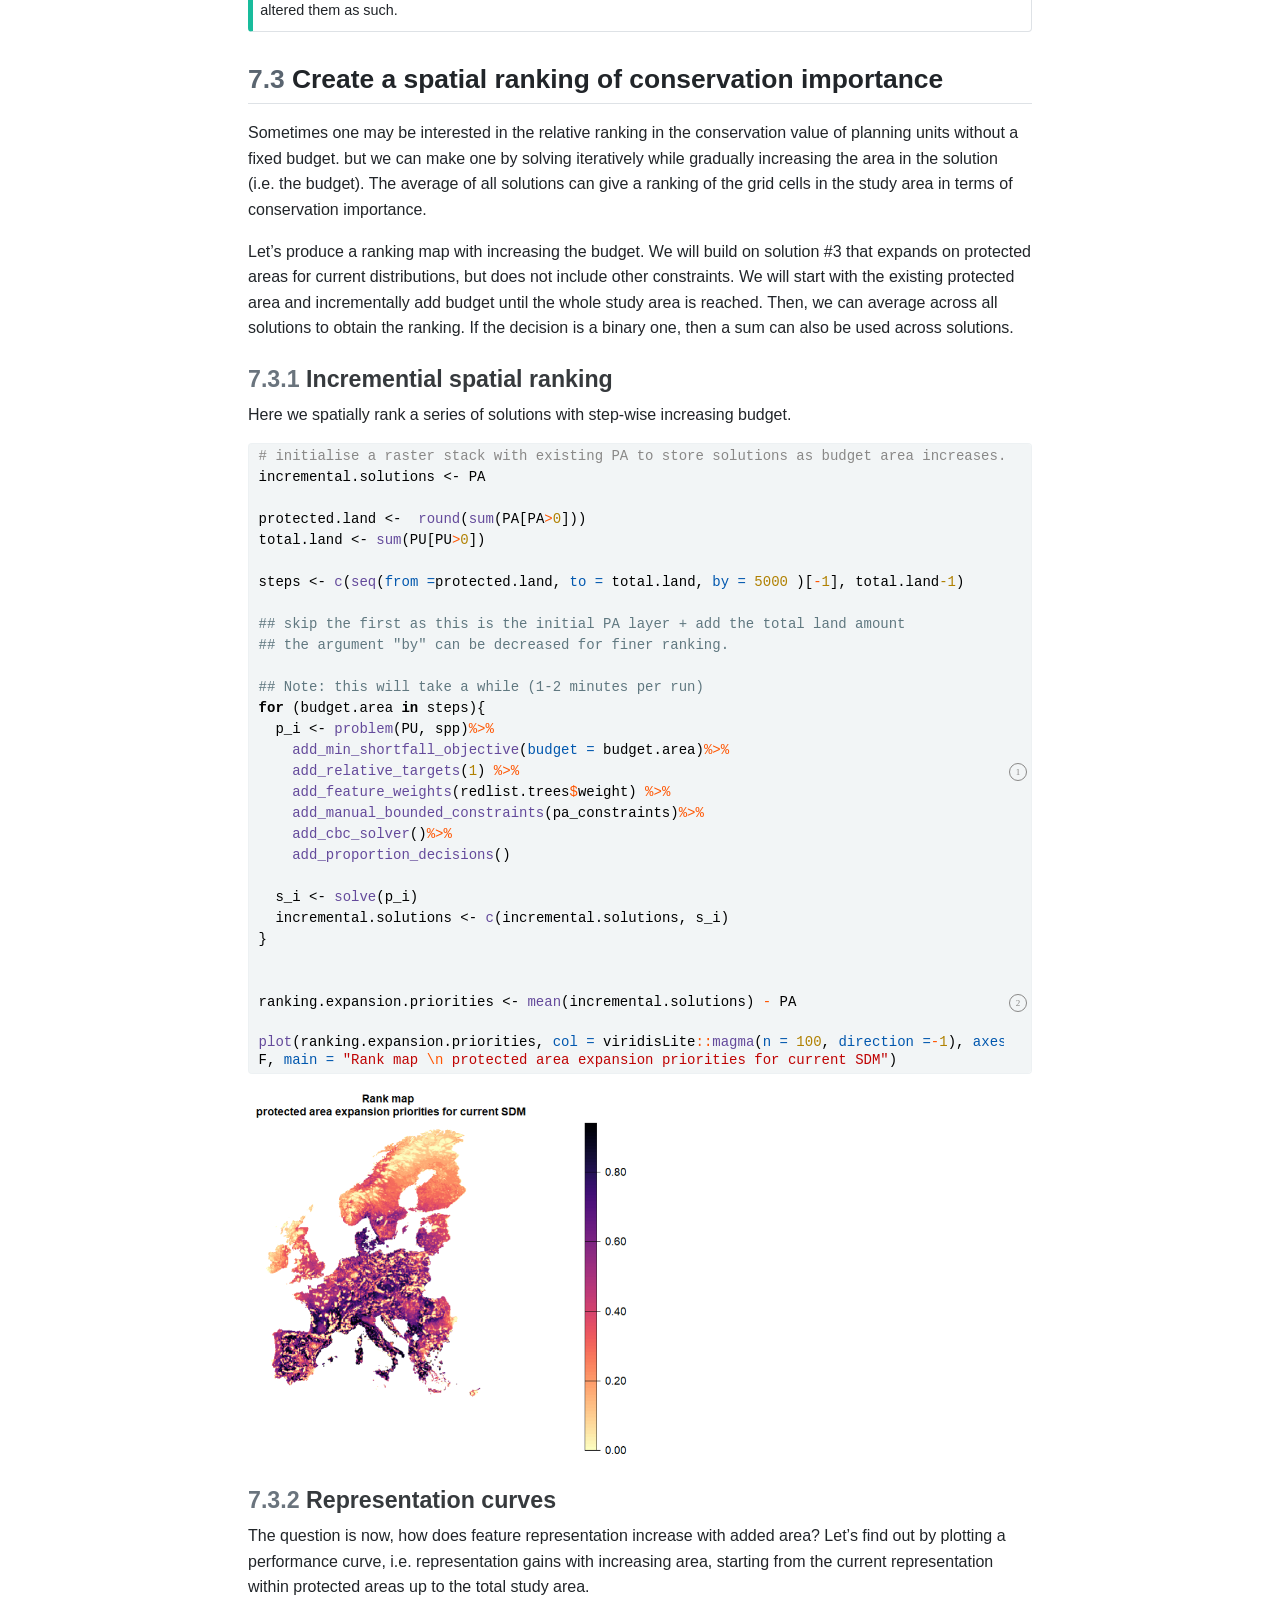
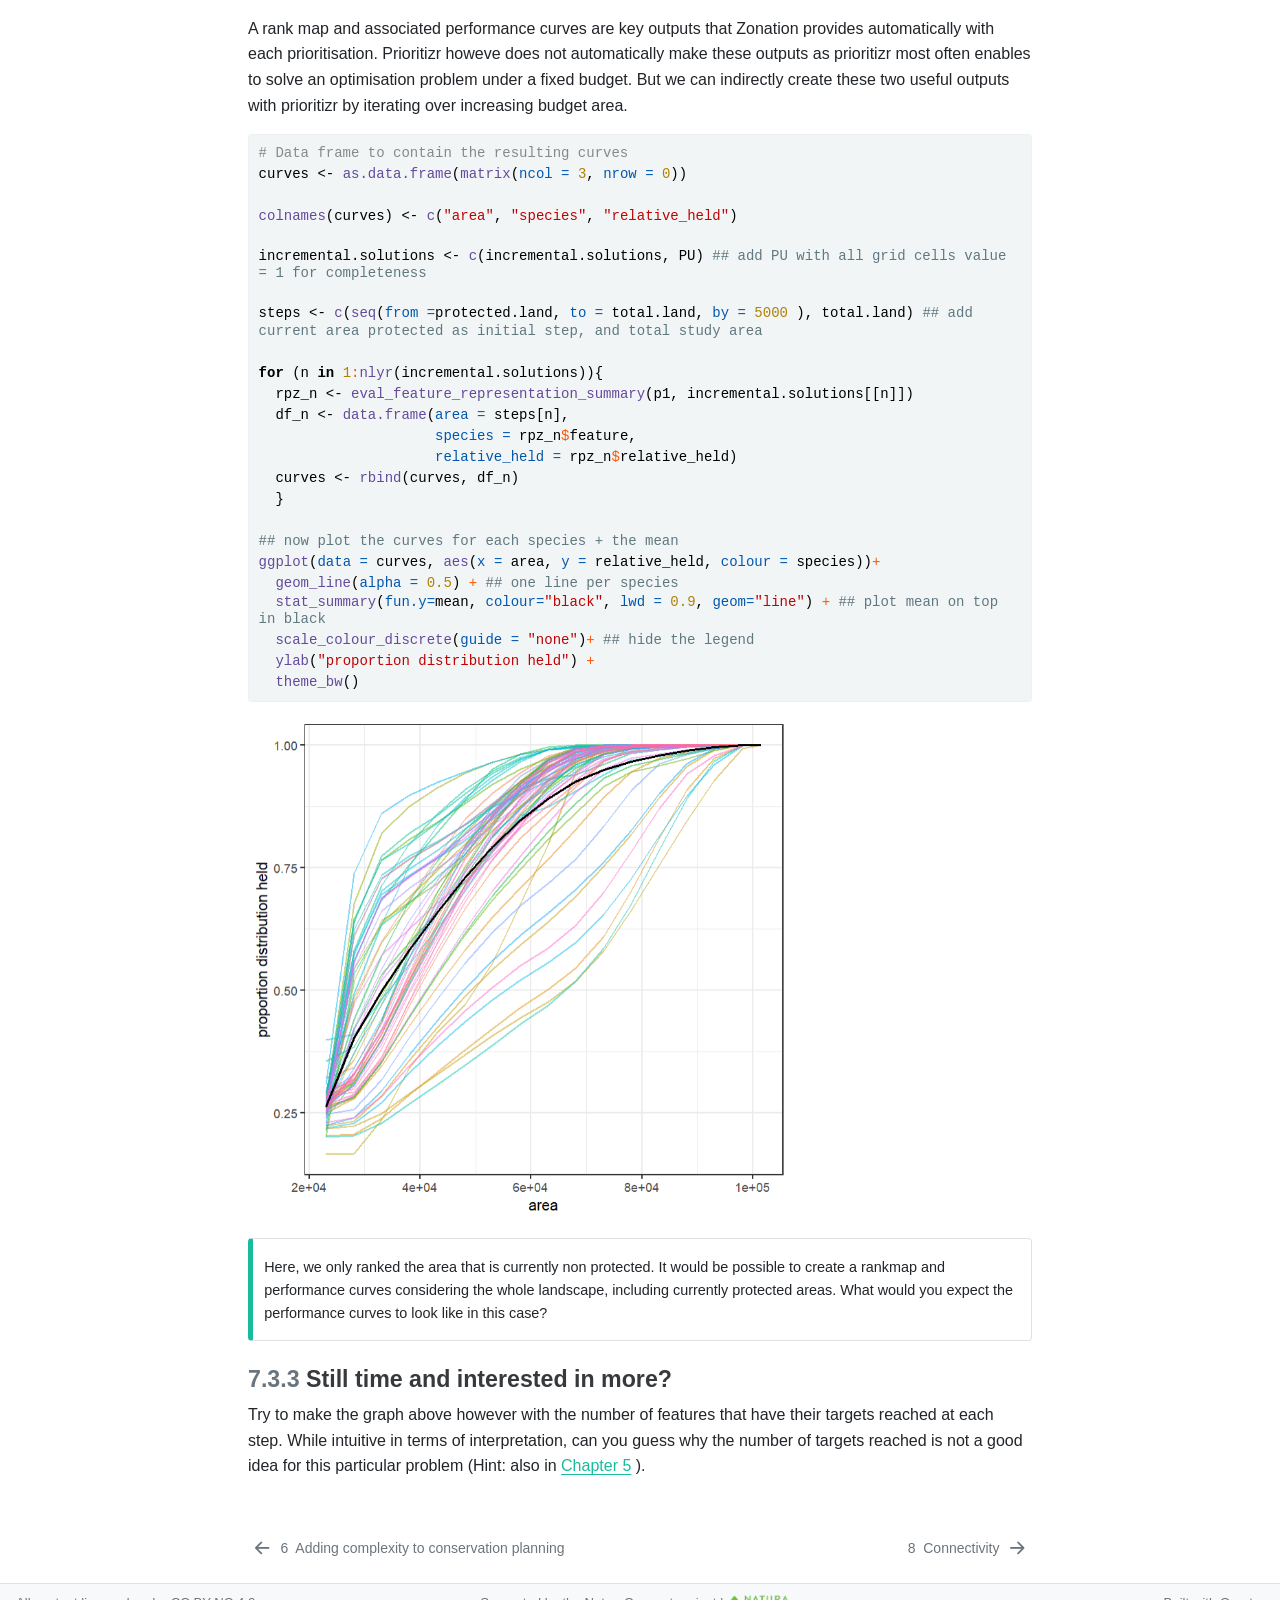
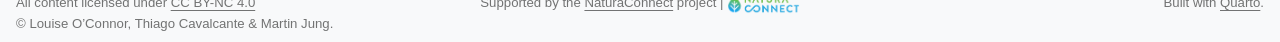
<file: chapters/CompareSolutions.html>
<!DOCTYPE html>
<html xmlns="http://www.w3.org/1999/xhtml" lang="en" xml:lang="en"><head>

<meta charset="utf-8">
<meta name="generator" content="quarto-1.9.38">

<meta name="viewport" content="width=device-width, initial-scale=1.0, user-scalable=yes">


<title>7&nbsp; Compare and analyse different solutions – An introduction to Systematic conservation planning with prioritzr</title>
<style>
/* Default styles provided by pandoc.
** See https://pandoc.org/MANUAL.html#variables-for-html for config info.
*/
code{white-space: pre-wrap;}
span.smallcaps{font-variant: small-caps;}
div.columns{display: flex; gap: min(4vw, 1.5em);}
div.column{flex: auto; overflow-x: auto;}
div.hanging-indent{margin-left: 1.5em; text-indent: -1.5em;}
ul.task-list{list-style: none;}
ul.task-list li input[type="checkbox"] {
  width: 0.8em;
  margin: 0 0.8em 0.2em -1em; /* quarto-specific, see https://github.com/quarto-dev/quarto-cli/issues/4556 */ 
  vertical-align: middle;
}
/* CSS for syntax highlighting */
html { -webkit-text-size-adjust: 100%; }
pre > code.sourceCode { white-space: pre; position: relative; }
pre > code.sourceCode > span { display: inline-block; line-height: 1.25; }
pre > code.sourceCode > span:empty { height: 1.2em; }
.sourceCode { overflow: visible; }
code.sourceCode > span { color: inherit; text-decoration: inherit; }
div.sourceCode { margin: 1em 0; }
pre.sourceCode { margin: 0; }
@media screen {
div.sourceCode { overflow: auto; }
}
@media print {
pre > code.sourceCode { white-space: pre-wrap; }
pre > code.sourceCode > span { text-indent: -5em; padding-left: 5em; }
}
pre.numberSource code
  { counter-reset: source-line 0; }
pre.numberSource code > span
  { position: relative; left: -4em; counter-increment: source-line; }
pre.numberSource code > span > a:first-child::before
  { content: counter(source-line);
    position: relative; left: -1em; text-align: right; vertical-align: baseline;
    border: none; display: inline-block;
    -webkit-touch-callout: none; -webkit-user-select: none;
    -khtml-user-select: none; -moz-user-select: none;
    -ms-user-select: none; user-select: none;
    padding: 0 4px; width: 4em;
  }
pre.numberSource { margin-left: 3em;  padding-left: 4px; }
div.sourceCode
  {   }
@media screen {
pre > code.sourceCode > span > a:first-child::before { text-decoration: underline; }
}
/* CSS for citations */
div.csl-bib-body { }
div.csl-entry {
  clear: both;
}
.hanging-indent div.csl-entry {
  margin-left:2em;
  text-indent:-2em;
}
div.csl-left-margin {
  min-width:2em;
  float:left;
}
div.csl-right-inline {
  margin-left:2em;
  padding-left:1em;
}
div.csl-indent {
  margin-left: 2em;
}</style>


<script src="../site_libs/quarto-nav/quarto-nav.js"></script>
<script src="../site_libs/quarto-nav/headroom.min.js"></script>
<script src="../site_libs/clipboard/clipboard.min.js"></script>
<script src="../site_libs/quarto-search/autocomplete.umd.js"></script>
<script src="../site_libs/quarto-search/fuse.min.js"></script>
<script src="../site_libs/quarto-search/quarto-search.js"></script>
<meta name="quarto:offset" content="../">
<link href="../chapters/Connectivity.html" rel="next">
<link href="../chapters/ProblemComplexity.html" rel="prev">
<link href="..//resources/favicon.ico" rel="icon">
<script src="../site_libs/quarto-html/quarto.js" type="module"></script>
<script src="../site_libs/quarto-html/tabsets/tabsets.js" type="module"></script>
<script src="../site_libs/quarto-html/popper.min.js"></script>
<script src="../site_libs/quarto-html/tippy.umd.min.js"></script>
<script src="../site_libs/quarto-html/anchor.min.js"></script>
<link href="../site_libs/quarto-html/tippy.css" rel="stylesheet">
<link href="../site_libs/quarto-html/quarto-syntax-highlighting-8e563bccdeb7e5b4bf8f1d510bb78af9.css" rel="stylesheet" class="quarto-color-scheme" id="quarto-text-highlighting-styles">
<link href="../site_libs/quarto-html/quarto-syntax-highlighting-dark-8e563bccdeb7e5b4bf8f1d510bb78af9.css" rel="stylesheet" class="quarto-color-scheme quarto-color-alternate" id="quarto-text-highlighting-styles">
<link href="../site_libs/quarto-html/quarto-syntax-highlighting-8e563bccdeb7e5b4bf8f1d510bb78af9.css" rel="stylesheet" class="quarto-color-scheme-extra" id="quarto-text-highlighting-styles">
<script src="../site_libs/bootstrap/bootstrap.min.js"></script>
<link href="../site_libs/bootstrap/bootstrap-icons.css" rel="stylesheet">
<link href="../site_libs/bootstrap/bootstrap-b4038ea033d9bff4059b66adea6c21d7.min.css" rel="stylesheet" append-hash="true" class="quarto-color-scheme" id="quarto-bootstrap" data-mode="light">
<link href="../site_libs/bootstrap/bootstrap-dark-64cd986272760cbdcf880694e67bc337.min.css" rel="stylesheet" append-hash="true" class="quarto-color-scheme quarto-color-alternate" id="quarto-bootstrap" data-mode="dark">
<link href="../site_libs/bootstrap/bootstrap-b4038ea033d9bff4059b66adea6c21d7.min.css" rel="stylesheet" append-hash="true" class="quarto-color-scheme-extra" id="quarto-bootstrap" data-mode="light">
<script id="quarto-search-options" type="application/json">{
  "location": "sidebar",
  "copy-button": false,
  "collapse-after": 3,
  "panel-placement": "start",
  "type": "textbox",
  "limit": 50,
  "keyboard-shortcut": [
    "f",
    "/",
    "s"
  ],
  "show-item-context": false,
  "language": {
    "search-no-results-text": "No results",
    "search-matching-documents-text": "matching documents",
    "search-copy-link-title": "Copy link to search",
    "search-hide-matches-text": "Hide additional matches",
    "search-more-match-text": "more match in this document",
    "search-more-matches-text": "more matches in this document",
    "search-clear-button-title": "Clear",
    "search-text-placeholder": "",
    "search-detached-cancel-button-title": "Cancel",
    "search-submit-button-title": "Submit",
    "search-label": "Search"
  }
}</script>
<style>html{ scroll-behavior: smooth; }</style>


</head>

<body class="nav-sidebar docked quarto-light"><script id="quarto-html-before-body" type="application/javascript">
    const toggleBodyColorMode = (bsSheetEl) => {
      const mode = bsSheetEl.getAttribute("data-mode");
      const bodyEl = window.document.querySelector("body");
      if (mode === "dark") {
        bodyEl.classList.add("quarto-dark");
        bodyEl.classList.remove("quarto-light");
      } else {
        bodyEl.classList.add("quarto-light");
        bodyEl.classList.remove("quarto-dark");
      }
    }
    const toggleBodyColorPrimary = () => {
      const bsSheetEl = window.document.querySelector("link#quarto-bootstrap:not([rel=disabled-stylesheet])");
      if (bsSheetEl) {
        toggleBodyColorMode(bsSheetEl);
      }
    }
    const setColorSchemeToggle = (alternate) => {
      const toggles = window.document.querySelectorAll('.quarto-color-scheme-toggle');
      for (let i=0; i < toggles.length; i++) {
        const toggle = toggles[i];
        if (toggle) {
          if (alternate) {
            toggle.classList.add("alternate");
          } else {
            toggle.classList.remove("alternate");
          }
        }
      }
    };
    const toggleColorMode = (alternate) => {
      // Switch the stylesheets
      const primaryStylesheets = window.document.querySelectorAll('link.quarto-color-scheme:not(.quarto-color-alternate)');
      const alternateStylesheets = window.document.querySelectorAll('link.quarto-color-scheme.quarto-color-alternate');
      manageTransitions('#quarto-margin-sidebar .nav-link', false);
      if (alternate) {
        // note: dark is layered on light, we don't disable primary!
        enableStylesheet(alternateStylesheets);
        for (const sheetNode of alternateStylesheets) {
          if (sheetNode.id === "quarto-bootstrap") {
            toggleBodyColorMode(sheetNode);
          }
        }
      } else {
        disableStylesheet(alternateStylesheets);
        enableStylesheet(primaryStylesheets)
        toggleBodyColorPrimary();
      }
      manageTransitions('#quarto-margin-sidebar .nav-link', true);
      // Switch the toggles
      setColorSchemeToggle(alternate)
      // Hack to workaround the fact that safari doesn't
      // properly recolor the scrollbar when toggling (#1455)
      if (navigator.userAgent.indexOf('Safari') > 0 && navigator.userAgent.indexOf('Chrome') == -1) {
        manageTransitions("body", false);
        window.scrollTo(0, 1);
        setTimeout(() => {
          window.scrollTo(0, 0);
          manageTransitions("body", true);
        }, 40);
      }
    }
    const disableStylesheet = (stylesheets) => {
      for (let i=0; i < stylesheets.length; i++) {
        const stylesheet = stylesheets[i];
        stylesheet.rel = 'disabled-stylesheet';
      }
    }
    const enableStylesheet = (stylesheets) => {
      for (let i=0; i < stylesheets.length; i++) {
        const stylesheet = stylesheets[i];
        if(stylesheet.rel !== 'stylesheet') { // for Chrome, which will still FOUC without this check
          stylesheet.rel = 'stylesheet';
        }
      }
    }
    const manageTransitions = (selector, allowTransitions) => {
      const els = window.document.querySelectorAll(selector);
      for (let i=0; i < els.length; i++) {
        const el = els[i];
        if (allowTransitions) {
          el.classList.remove('notransition');
        } else {
          el.classList.add('notransition');
        }
      }
    }
    const isFileUrl = () => {
      return window.location.protocol === 'file:';
    }
    const hasAlternateSentinel = () => {
      let styleSentinel = getColorSchemeSentinel();
      if (styleSentinel !== null) {
        return styleSentinel === "alternate";
      } else {
        return false;
      }
    }
    const setStyleSentinel = (alternate) => {
      const value = alternate ? "alternate" : "default";
      if (!isFileUrl()) {
        window.localStorage.setItem("quarto-color-scheme", value);
      } else {
        localAlternateSentinel = value;
      }
    }
    const getColorSchemeSentinel = () => {
      if (!isFileUrl()) {
        const storageValue = window.localStorage.getItem("quarto-color-scheme");
        return storageValue != null ? storageValue : localAlternateSentinel;
      } else {
        return localAlternateSentinel;
      }
    }
    const toggleGiscusIfUsed = (isAlternate, darkModeDefault) => {
      const baseTheme = document.querySelector('#giscus-base-theme')?.value ?? 'light';
      const alternateTheme = document.querySelector('#giscus-alt-theme')?.value ?? 'dark';
      let newTheme = '';
      if(authorPrefersDark) {
        newTheme = isAlternate ? baseTheme : alternateTheme;
      } else {
        newTheme = isAlternate ? alternateTheme : baseTheme;
      }
      const changeGiscusTheme = () => {
        // From: https://github.com/giscus/giscus/issues/336
        const sendMessage = (message) => {
          const iframe = document.querySelector('iframe.giscus-frame');
          if (!iframe) return;
          iframe.contentWindow.postMessage({ giscus: message }, 'https://giscus.app');
        }
        sendMessage({
          setConfig: {
            theme: newTheme
          }
        });
      }
      const isGiscussLoaded = window.document.querySelector('iframe.giscus-frame') !== null;
      if (isGiscussLoaded) {
        changeGiscusTheme();
      }
    };
    const authorPrefersDark = false;
    const darkModeDefault = authorPrefersDark;
      document.querySelector('link#quarto-text-highlighting-styles.quarto-color-scheme-extra').rel = 'disabled-stylesheet';
      document.querySelector('link#quarto-bootstrap.quarto-color-scheme-extra').rel = 'disabled-stylesheet';
    let localAlternateSentinel = darkModeDefault ? 'alternate' : 'default';
    // Dark / light mode switch
    window.quartoToggleColorScheme = () => {
      // Read the current dark / light value
      let toAlternate = !hasAlternateSentinel();
      toggleColorMode(toAlternate);
      setStyleSentinel(toAlternate);
      toggleGiscusIfUsed(toAlternate, darkModeDefault);
      window.dispatchEvent(new Event('resize'));
    };
    // Switch to dark mode if need be
    if (hasAlternateSentinel()) {
      toggleColorMode(true);
    } else {
      toggleColorMode(false);
    }
  </script>

<div id="quarto-search-results"></div>
  <header id="quarto-header" class="headroom fixed-top">
  <nav class="quarto-secondary-nav">
    <div class="container-fluid d-flex">
      <button type="button" class="quarto-btn-toggle btn" data-bs-toggle="collapse" role="button" data-bs-target=".quarto-sidebar-collapse-item" aria-controls="quarto-sidebar" aria-expanded="false" aria-label="Toggle sidebar navigation" onclick="if (window.quartoToggleHeadroom) { window.quartoToggleHeadroom(); }">
        <i class="bi bi-layout-text-sidebar-reverse"></i>
      </button>
        <nav class="quarto-page-breadcrumbs" aria-label="breadcrumb"><ol class="breadcrumb"><li class="breadcrumb-item"><a href="../chapters/ObjectiveFunctions.html">Adding complexity</a></li><li class="breadcrumb-item"><a href="../chapters/CompareSolutions.html"><span class="chapter-number">7</span>&nbsp; <span class="chapter-title">Compare and analyse different solutions</span></a></li></ol></nav>
        <a class="flex-grow-1" role="navigation" data-bs-toggle="collapse" data-bs-target=".quarto-sidebar-collapse-item" aria-controls="quarto-sidebar" aria-expanded="false" aria-label="Toggle sidebar navigation" onclick="if (window.quartoToggleHeadroom) { window.quartoToggleHeadroom(); }">      
        </a>
      <button type="button" class="btn quarto-search-button" aria-label="Search" onclick="window.quartoOpenSearch();">
        <i class="bi bi-search"></i>
      </button>
    </div>
  </nav>
</header>
<!-- content -->
<div id="quarto-content" class="quarto-container page-columns page-rows-contents page-layout-article">
<!-- sidebar -->
  <nav id="quarto-sidebar" class="sidebar collapse collapse-horizontal quarto-sidebar-collapse-item sidebar-navigation docked overflow-auto">
    <div class="pt-lg-2 mt-2 text-left sidebar-header">
    <div class="sidebar-title mb-0 py-0">
      <a href="../">An introduction to Systematic conservation planning with prioritzr</a> 
        <div class="sidebar-tools-main tools-wide">
    <a href="https://github.com/iiasa/eccb2026" title="Source Code" class="quarto-navigation-tool px-1" aria-label="Source Code"><i class="bi bi-github"></i></a>
    <a href="../An-introduction-to-Systematic-conservation-planning-with-prioritzr.pdf" title="Download PDF" class="quarto-navigation-tool px-1" aria-label="Download PDF"><i class="bi bi-file-pdf"></i></a>
  <a href="" class="quarto-color-scheme-toggle quarto-navigation-tool  px-1" onclick="window.quartoToggleColorScheme(); return false;" title="Toggle dark mode"><i class="bi"></i></a>
</div>
    </div>
      </div>
        <div class="mt-2 flex-shrink-0 align-items-center">
        <div class="sidebar-search">
        <div id="quarto-search" class="" title="Search"></div>
        </div>
        </div>
    <div class="sidebar-menu-container"> 
    <ul class="list-unstyled mt-1">
        <li class="sidebar-item">
  <div class="sidebar-item-container"> 
  <a href="../index.html" class="sidebar-item-text sidebar-link">
 <span class="menu-text">Preface</span></a>
  </div>
</li>
        <li class="sidebar-item sidebar-item-section">
      <div class="sidebar-item-container"> 
            <a class="sidebar-item-text sidebar-link text-start" data-bs-toggle="collapse" data-bs-target="#quarto-sidebar-section-1" role="navigation" aria-expanded="true">
 <span class="menu-text">Introduction to SCP</span></a>
          <a class="sidebar-item-toggle text-start" data-bs-toggle="collapse" data-bs-target="#quarto-sidebar-section-1" role="navigation" aria-expanded="true" aria-label="Toggle section">
            <i class="bi bi-chevron-right ms-2"></i>
          </a> 
      </div>
      <ul id="quarto-sidebar-section-1" class="collapse list-unstyled sidebar-section depth1 show">  
          <li class="sidebar-item">
  <div class="sidebar-item-container"> 
  <a href="../chapters/intro.html" class="sidebar-item-text sidebar-link">
 <span class="menu-text"><span class="chapter-number">1</span>&nbsp; <span class="chapter-title">Introduction</span></span></a>
  </div>
</li>
      </ul>
  </li>
        <li class="sidebar-item sidebar-item-section">
      <div class="sidebar-item-container"> 
            <a class="sidebar-item-text sidebar-link text-start" data-bs-toggle="collapse" data-bs-target="#quarto-sidebar-section-2" role="navigation" aria-expanded="true">
 <span class="menu-text">Problem creation</span></a>
          <a class="sidebar-item-toggle text-start" data-bs-toggle="collapse" data-bs-target="#quarto-sidebar-section-2" role="navigation" aria-expanded="true" aria-label="Toggle section">
            <i class="bi bi-chevron-right ms-2"></i>
          </a> 
      </div>
      <ul id="quarto-sidebar-section-2" class="collapse list-unstyled sidebar-section depth1 show">  
          <li class="sidebar-item">
  <div class="sidebar-item-container"> 
  <a href="../chapters/Datapreparation.html" class="sidebar-item-text sidebar-link">
 <span class="menu-text"><span class="chapter-number">2</span>&nbsp; <span class="chapter-title">Obtaining data for the course</span></span></a>
  </div>
</li>
          <li class="sidebar-item">
  <div class="sidebar-item-container"> 
  <a href="../chapters/Problemcreation.html" class="sidebar-item-text sidebar-link">
 <span class="menu-text"><span class="chapter-number">3</span>&nbsp; <span class="chapter-title">Create and understand planning problems</span></span></a>
  </div>
</li>
      </ul>
  </li>
        <li class="sidebar-item sidebar-item-section">
      <div class="sidebar-item-container"> 
            <a class="sidebar-item-text sidebar-link text-start" data-bs-toggle="collapse" data-bs-target="#quarto-sidebar-section-3" role="navigation" aria-expanded="true">
 <span class="menu-text">Solving a problem</span></a>
          <a class="sidebar-item-toggle text-start" data-bs-toggle="collapse" data-bs-target="#quarto-sidebar-section-3" role="navigation" aria-expanded="true" aria-label="Toggle section">
            <i class="bi bi-chevron-right ms-2"></i>
          </a> 
      </div>
      <ul id="quarto-sidebar-section-3" class="collapse list-unstyled sidebar-section depth1 show">  
          <li class="sidebar-item">
  <div class="sidebar-item-container"> 
  <a href="../chapters/SolutionInterpretation.html" class="sidebar-item-text sidebar-link">
 <span class="menu-text"><span class="chapter-number">4</span>&nbsp; <span class="chapter-title">Solving and interpreting solutions</span></span></a>
  </div>
</li>
      </ul>
  </li>
        <li class="sidebar-item sidebar-item-section">
      <div class="sidebar-item-container"> 
            <a class="sidebar-item-text sidebar-link text-start" data-bs-toggle="collapse" data-bs-target="#quarto-sidebar-section-4" role="navigation" aria-expanded="true">
 <span class="menu-text">Adding complexity</span></a>
          <a class="sidebar-item-toggle text-start" data-bs-toggle="collapse" data-bs-target="#quarto-sidebar-section-4" role="navigation" aria-expanded="true" aria-label="Toggle section">
            <i class="bi bi-chevron-right ms-2"></i>
          </a> 
      </div>
      <ul id="quarto-sidebar-section-4" class="collapse list-unstyled sidebar-section depth1 show">  
          <li class="sidebar-item">
  <div class="sidebar-item-container"> 
  <a href="../chapters/ObjectiveFunctions.html" class="sidebar-item-text sidebar-link">
 <span class="menu-text"><span class="chapter-number">5</span>&nbsp; <span class="chapter-title">Objective functions</span></span></a>
  </div>
</li>
          <li class="sidebar-item">
  <div class="sidebar-item-container"> 
  <a href="../chapters/ProblemComplexity.html" class="sidebar-item-text sidebar-link">
 <span class="menu-text"><span class="chapter-number">6</span>&nbsp; <span class="chapter-title">Adding complexity to conservation planning</span></span></a>
  </div>
</li>
          <li class="sidebar-item">
  <div class="sidebar-item-container"> 
  <a href="../chapters/CompareSolutions.html" class="sidebar-item-text sidebar-link active">
 <span class="menu-text"><span class="chapter-number">7</span>&nbsp; <span class="chapter-title">Compare and analyse different solutions</span></span></a>
  </div>
</li>
      </ul>
  </li>
        <li class="sidebar-item sidebar-item-section">
      <div class="sidebar-item-container"> 
            <a class="sidebar-item-text sidebar-link text-start" data-bs-toggle="collapse" data-bs-target="#quarto-sidebar-section-5" role="navigation" aria-expanded="true">
 <span class="menu-text">Advanced topics</span></a>
          <a class="sidebar-item-toggle text-start" data-bs-toggle="collapse" data-bs-target="#quarto-sidebar-section-5" role="navigation" aria-expanded="true" aria-label="Toggle section">
            <i class="bi bi-chevron-right ms-2"></i>
          </a> 
      </div>
      <ul id="quarto-sidebar-section-5" class="collapse list-unstyled sidebar-section depth1 show">  
          <li class="sidebar-item">
  <div class="sidebar-item-container"> 
  <a href="../chapters/Connectivity.html" class="sidebar-item-text sidebar-link">
 <span class="menu-text"><span class="chapter-number">8</span>&nbsp; <span class="chapter-title">Connectivity</span></span></a>
  </div>
</li>
          <li class="sidebar-item">
  <div class="sidebar-item-container"> 
  <a href="../chapters/Zones.html" class="sidebar-item-text sidebar-link">
 <span class="menu-text"><span class="chapter-number">9</span>&nbsp; <span class="chapter-title">Adding zones</span></span></a>
  </div>
</li>
      </ul>
  </li>
        <li class="sidebar-item">
  <div class="sidebar-item-container"> 
  <a href="../glossary.html" class="sidebar-item-text sidebar-link">
 <span class="menu-text">Glossary</span></a>
  </div>
</li>
        <li class="sidebar-item">
  <div class="sidebar-item-container"> 
  <a href="../references.html" class="sidebar-item-text sidebar-link">
 <span class="menu-text">References</span></a>
  </div>
</li>
        <li class="sidebar-item sidebar-item-section">
      <div class="sidebar-item-container"> 
            <a class="sidebar-item-text sidebar-link text-start" data-bs-toggle="collapse" data-bs-target="#quarto-sidebar-section-6" role="navigation" aria-expanded="true">
 <span class="menu-text">Appendices</span></a>
          <a class="sidebar-item-toggle text-start" data-bs-toggle="collapse" data-bs-target="#quarto-sidebar-section-6" role="navigation" aria-expanded="true" aria-label="Toggle section">
            <i class="bi bi-chevron-right ms-2"></i>
          </a> 
      </div>
      <ul id="quarto-sidebar-section-6" class="collapse list-unstyled sidebar-section depth1 show">  
          <li class="sidebar-item">
  <div class="sidebar-item-container"> 
  <a href="../appendices/installation.html" class="sidebar-item-text sidebar-link">
 <span class="menu-text"><span class="chapter-number">A</span>&nbsp; <span class="chapter-title">Installation of all required software</span></span></a>
  </div>
</li>
          <li class="sidebar-item">
  <div class="sidebar-item-container"> 
  <a href="../appendices/FAQ.html" class="sidebar-item-text sidebar-link">
 <span class="menu-text"><span class="chapter-number">B</span>&nbsp; <span class="chapter-title">Frequently asked questions (FAQ)</span></span></a>
  </div>
</li>
      </ul>
  </li>
    </ul>
    </div>
</nav>
<div id="quarto-sidebar-glass" class="quarto-sidebar-collapse-item" data-bs-toggle="collapse" data-bs-target=".quarto-sidebar-collapse-item"></div>
<!-- margin-sidebar -->
    <div id="quarto-margin-sidebar" class="sidebar margin-sidebar"><div class="quarto-margin-header"><div class="margin-header-item">
<p><img src="../resources/IIASA_logo_small.png" class="img-fluid"></p>
</div></div>
        <nav id="TOC" role="doc-toc" class="toc-active">
    <h2 id="toc-title">Table of contents</h2>
   
  <ul>
  <li><a href="#compare-spatial-outputs" id="toc-compare-spatial-outputs" class="nav-link active" data-scroll-target="#compare-spatial-outputs"><span class="header-section-number">7.1</span> Compare spatial outputs</a></li>
  <li><a href="#compare-performance-of-solutions" id="toc-compare-performance-of-solutions" class="nav-link" data-scroll-target="#compare-performance-of-solutions"><span class="header-section-number">7.2</span> Compare performance of solutions</a></li>
  <li><a href="#sec-spatial-ranking" id="toc-sec-spatial-ranking" class="nav-link" data-scroll-target="#sec-spatial-ranking"><span class="header-section-number">7.3</span> Create a spatial ranking of conservation importance</a>
  <ul class="collapse">
  <li><a href="#incremential-spatial-ranking" id="toc-incremential-spatial-ranking" class="nav-link" data-scroll-target="#incremential-spatial-ranking"><span class="header-section-number">7.3.1</span> Incremential spatial ranking</a></li>
  <li><a href="#representation-curves" id="toc-representation-curves" class="nav-link" data-scroll-target="#representation-curves"><span class="header-section-number">7.3.2</span> Representation curves</a></li>
  <li><a href="#still-time-and-interested-in-more" id="toc-still-time-and-interested-in-more" class="nav-link" data-scroll-target="#still-time-and-interested-in-more"><span class="header-section-number">7.3.3</span> Still time and interested in more?</a></li>
  </ul></li>
  </ul>
</nav>
    </div>
<!-- main -->
<main class="content" id="quarto-document-content">


<header id="title-block-header" class="quarto-title-block default"><nav class="quarto-page-breadcrumbs quarto-title-breadcrumbs d-none d-lg-block" aria-label="breadcrumb"><ol class="breadcrumb"><li class="breadcrumb-item"><a href="../chapters/ObjectiveFunctions.html">Adding complexity</a></li><li class="breadcrumb-item"><a href="../chapters/CompareSolutions.html"><span class="chapter-number">7</span>&nbsp; <span class="chapter-title">Compare and analyse different solutions</span></a></li></ol></nav>
<div class="quarto-title">
<h1 class="title"><span class="chapter-number">7</span>&nbsp; <span class="chapter-title">Compare and analyse different solutions</span></h1>
</div>



<div class="quarto-title-meta">

    
  
    
  </div>
  


</header>


<p>The code here assumes that all the solutions in <a href="ProblemComplexity.html" class="quarto-xref"><span>Chapter 6</span></a> have been succesfully run. What we will do here is to visually compare them among each other as well as by their performance (e.g.&nbsp;what they are able to achieve in terms of feature representation).</p>
<section id="compare-spatial-outputs" class="level2" data-number="7.1">
<h2 data-number="7.1" class="anchored" data-anchor-id="compare-spatial-outputs"><span class="header-section-number">7.1</span> Compare spatial outputs</h2>
<p>Let’s plot all the solutions from before to ompare them side-by-side.</p>
<div class="cell">
<div class="code-copy-outer-scaffold"><div class="sourceCode cell-code" id="cb1"><pre class="sourceCode r code-with-copy"><code class="sourceCode r"><span id="cb1-1"><a href="#cb1-1" aria-hidden="true" tabindex="-1"></a><span class="co"># plot all solutions to compare them</span></span>
<span id="cb1-2"><a href="#cb1-2" aria-hidden="true" tabindex="-1"></a><span class="fu">plot</span>(<span class="fu">c</span>(s, s1, s3, s3_bis, s4, s5, s6, s7, s8),</span>
<span id="cb1-3"><a href="#cb1-3" aria-hidden="true" tabindex="-1"></a>     <span class="at">main =</span> <span class="fu">c</span>(<span class="st">"basic problem"</span>, <span class="st">"add log linear targets"</span>,</span>
<span id="cb1-4"><a href="#cb1-4" aria-hidden="true" tabindex="-1"></a>              <span class="st">"add protected areas"</span>, <span class="st">"plan for future distributions"</span> , <span class="st">"add locked-out constraints"</span>, <span class="st">"add gHM"</span>, <span class="st">"add NVDI"</span>,</span>
<span id="cb1-5"><a href="#cb1-5" aria-hidden="true" tabindex="-1"></a>              <span class="st">"binary decision"</span>, <span class="st">"change area budget to 10 percent strict PA expansion"</span>),</span>
<span id="cb1-6"><a href="#cb1-6" aria-hidden="true" tabindex="-1"></a>     <span class="at">col =</span> viridisLite<span class="sc">::</span><span class="fu">magma</span>(<span class="at">n =</span> <span class="dv">100</span>, <span class="at">direction =</span> <span class="sc">-</span><span class="dv">1</span>), </span>
<span id="cb1-7"><a href="#cb1-7" aria-hidden="true" tabindex="-1"></a>     <span class="at">axes =</span> <span class="cn">FALSE</span>)</span></code></pre></div><button title="Copy to Clipboard" class="code-copy-button"><i class="bi"></i></button></div>
</div>
<p><img src="../figures/solutions_nine_sols.PNG" class="img-fluid"></p>
<p>Obviously each problem formulation resulted in a slightly different outcome. There might be however different reasonings behind each of them. A simple idea could thus be to explore ‘safe bets’ for expansion priorities across all variations of the problems expanding on protected areas.</p>
<div class="cell">
<div class="code-copy-outer-scaffold"><div class="sourceCode cell-code" id="annotated-cell-2"><pre class="sourceCode r code-annotation-code code-with-copy code-annotated"><code class="sourceCode r"><span id="annotated-cell-2-1"><a href="#annotated-cell-2-1" aria-hidden="true" tabindex="-1"></a><span class="co"># Simply average all solutions. This works as those are shares</span></span>
<span id="annotated-cell-2-2"><a href="#annotated-cell-2-2" aria-hidden="true" tabindex="-1"></a>mean_s <span class="ot">&lt;-</span> <span class="fu">mean</span>(s3, s3_bis, s4, s5, s6, s7)</span>
<span id="annotated-cell-2-3"><a href="#annotated-cell-2-3" aria-hidden="true" tabindex="-1"></a></span>
<span id="annotated-cell-2-4"><a href="#annotated-cell-2-4" aria-hidden="true" tabindex="-1"></a>exp <span class="ot">&lt;-</span> mean_s <span class="sc">-</span> PA </span>
<span id="annotated-cell-2-5"><a href="#annotated-cell-2-5" aria-hidden="true" tabindex="-1"></a></span>
<button class="code-annotation-anchor" data-target-cell="annotated-cell-2" data-target-annotation="1">1</button><span id="annotated-cell-2-6" class="code-annotation-target"><a href="#annotated-cell-2-6" aria-hidden="true" tabindex="-1"></a>exp[exp<span class="sc">&lt;</span><span class="dv">0</span>]<span class="ot">&lt;-</span><span class="dv">0</span></span>
<span id="annotated-cell-2-7"><a href="#annotated-cell-2-7" aria-hidden="true" tabindex="-1"></a></span>
<span id="annotated-cell-2-8"><a href="#annotated-cell-2-8" aria-hidden="true" tabindex="-1"></a><span class="co"># Compare this map with the one obtained without considering additions in solutions s4-s7 : how different are they?</span></span>
<span id="annotated-cell-2-9"><a href="#annotated-cell-2-9" aria-hidden="true" tabindex="-1"></a><span class="fu">plot</span>(<span class="fu">c</span>(expansion_climate, exp),  <span class="at">col =</span> viridisLite<span class="sc">::</span><span class="fu">mako</span>(<span class="at">n =</span> <span class="dv">10</span>, <span class="at">direction =</span> <span class="sc">-</span><span class="dv">1</span>), <span class="at">main =</span> <span class="fu">c</span>(<span class="st">"Average expansion priorities </span><span class="sc">\n</span><span class="st"> for current and future SDM"</span>, <span class="st">"Average expansion priorities </span><span class="sc">\n</span><span class="st"> solutions s3 to s7"</span>), <span class="at">axes =</span> F)</span><div class="code-annotation-gutter-bg"></div><div class="code-annotation-gutter"></div></code></pre></div><button title="Copy to Clipboard" class="code-copy-button"><i class="bi"></i></button></div>
<div class="cell-annotation">
<dl class="code-annotation-container-hidden code-annotation-container-grid">
<dt data-target-cell="annotated-cell-2" data-target-annotation="1">1</dt>
<dd>
<span data-code-cell="annotated-cell-2" data-code-lines="6" data-code-annotation="1">Set negative values to zero (these correspond to planning units that were locked out by urban/forestry layer, but that are currently protected)</span>
</dd>
</dl>
</div>
</div>
<p><img src="../figures/expansionpriorities_comparison.PNG" class="img-fluid" width="518"></p>
<div class="callout callout-style-default callout-caution callout-titled">
<div class="callout-header d-flex align-content-center">
<div class="callout-icon-container">
<i class="callout-icon"></i>
</div>
<div class="callout-title-container flex-fill">
<span class="screen-reader-only">Caution</span>The influence of input data and methodological choices
</div>
</div>
<div class="callout-body-container callout-body">
<p>Remember that the solutions are highly dependent on methodological choices, and specifically on the input data (features, costs), constraints, and the objective function used, as well as the software. Proper care should be taken with any features or constraints included since those can have large consequences on the outcomes. Thus 90% of a good planning is the use of adequate data for the problem at hand so as to obtain an ecologically robust solution.</p>
<p>For a review on the influence of different types of data and methodological choices in conservation prioritisation, see <span class="citation" data-cites="kujala2018not">Kujala <em>et al.</em> (<a href="../references.html#ref-kujala2018not" role="doc-biblioref">2018</a>)</span> .</p>
</div>
</div>
</section>
<section id="compare-performance-of-solutions" class="level2" data-number="7.2">
<h2 data-number="7.2" class="anchored" data-anchor-id="compare-performance-of-solutions"><span class="header-section-number">7.2</span> Compare performance of solutions</h2>
<p>So far we looked at the spatial patterns of the various solutions, but this obviously does not tell us much about how good the solution actually is. For this purpose an evaluation metrics, ideally one related to the outcome being optimized, should be considered. In this case we assess the performance of the solutions for the species through their representation in each solution as well as the target shortfall.</p>
<div class="cell">
<div class="code-copy-outer-scaffold"><div class="sourceCode cell-code" id="cb2"><pre class="sourceCode r code-with-copy"><code class="sourceCode r"><span id="cb2-1"><a href="#cb2-1" aria-hidden="true" tabindex="-1"></a><span class="co"># Load the ggplot2 package for plotting</span></span>
<span id="cb2-2"><a href="#cb2-2" aria-hidden="true" tabindex="-1"></a><span class="fu">library</span>(ggplot2)</span>
<span id="cb2-3"><a href="#cb2-3" aria-hidden="true" tabindex="-1"></a></span>
<span id="cb2-4"><a href="#cb2-4" aria-hidden="true" tabindex="-1"></a><span class="co"># First we create rasterstack of solutions for which you want to compare performance</span></span>
<span id="cb2-5"><a href="#cb2-5" aria-hidden="true" tabindex="-1"></a><span class="co"># here, we compare the solutions that optimize for current distributions within 30% budget area</span></span>
<span id="cb2-6"><a href="#cb2-6" aria-hidden="true" tabindex="-1"></a></span>
<span id="cb2-7"><a href="#cb2-7" aria-hidden="true" tabindex="-1"></a>solutions <span class="ot">&lt;-</span> <span class="fu">c</span>(s, s1, s2, s3, s4, s5, s6, s7)</span>
<span id="cb2-8"><a href="#cb2-8" aria-hidden="true" tabindex="-1"></a><span class="fu">names</span>(solutions) <span class="ot">&lt;-</span> <span class="fu">c</span>(<span class="st">"basic problem"</span>, <span class="st">"add log linear targets"</span>, <span class="st">"add weights"</span>,</span>
<span id="cb2-9"><a href="#cb2-9" aria-hidden="true" tabindex="-1"></a>                      <span class="st">"add protected areas"</span>,  <span class="st">"add locked-out constraints"</span>, <span class="st">"add gHM"</span>, <span class="st">"add NVDI"</span>,</span>
<span id="cb2-10"><a href="#cb2-10" aria-hidden="true" tabindex="-1"></a>                      <span class="st">"binary decision"</span> )</span>
<span id="cb2-11"><a href="#cb2-11" aria-hidden="true" tabindex="-1"></a></span>
<span id="cb2-12"><a href="#cb2-12" aria-hidden="true" tabindex="-1"></a><span class="do">## analyse representation gains in the different solutions with a given budget</span></span>
<span id="cb2-13"><a href="#cb2-13" aria-hidden="true" tabindex="-1"></a><span class="do">## for individual species</span></span>
<span id="cb2-14"><a href="#cb2-14" aria-hidden="true" tabindex="-1"></a>scenarios_performance_species <span class="ot">&lt;-</span> <span class="fu">data.frame</span>(<span class="at">solution =</span> <span class="fu">character</span>(),</span>
<span id="cb2-15"><a href="#cb2-15" aria-hidden="true" tabindex="-1"></a>                              <span class="at">feature =</span> <span class="fu">character</span>(),</span>
<span id="cb2-16"><a href="#cb2-16" aria-hidden="true" tabindex="-1"></a>                              <span class="at">class =</span> <span class="fu">character</span>(),</span>
<span id="cb2-17"><a href="#cb2-17" aria-hidden="true" tabindex="-1"></a>                              <span class="at">order =</span> <span class="fu">character</span>(),</span>
<span id="cb2-18"><a href="#cb2-18" aria-hidden="true" tabindex="-1"></a>                              <span class="at">relative_held =</span> <span class="fu">numeric</span>(),  <span class="do">## representation: percentage of distribution held in the solution</span></span>
<span id="cb2-19"><a href="#cb2-19" aria-hidden="true" tabindex="-1"></a>                              <span class="at">relative_shortfall =</span> <span class="fu">numeric</span>()) <span class="do">## shortfall to target: how far from the area target for each species</span></span>
<span id="cb2-20"><a href="#cb2-20" aria-hidden="true" tabindex="-1"></a></span>
<span id="cb2-21"><a href="#cb2-21" aria-hidden="true" tabindex="-1"></a><span class="do">## loop across solutions to extract representations for species and target shortfall</span></span>
<span id="cb2-22"><a href="#cb2-22" aria-hidden="true" tabindex="-1"></a><span class="cf">for</span> (i <span class="cf">in</span> <span class="dv">1</span><span class="sc">:</span><span class="fu">nlyr</span>(solutions)){</span>
<span id="cb2-23"><a href="#cb2-23" aria-hidden="true" tabindex="-1"></a>  <span class="fu">cat</span>(<span class="fu">paste0</span>(i, <span class="st">" </span><span class="sc">\n</span><span class="st">"</span>))  <span class="co"># keep track</span></span>
<span id="cb2-24"><a href="#cb2-24" aria-hidden="true" tabindex="-1"></a>  rpz.s_i <span class="ot">&lt;-</span> <span class="fu">eval_target_coverage_summary</span>(p1, solutions[[i]]) <span class="do">## for each species. Note that here, we assess the target shortfall based on the targets defined in p1, i.e. log linear targets.</span></span>
<span id="cb2-25"><a href="#cb2-25" aria-hidden="true" tabindex="-1"></a>  rpz.s_i<span class="sc">$</span>order <span class="ot">&lt;-</span> redlist.trees<span class="sc">$</span>order[<span class="fu">match</span>(rpz.s_i<span class="sc">$</span>feature, redlist.trees<span class="sc">$</span>spp_name)]</span>
<span id="cb2-26"><a href="#cb2-26" aria-hidden="true" tabindex="-1"></a>  rpz.s_i<span class="sc">$</span>class <span class="ot">&lt;-</span> redlist.trees<span class="sc">$</span>class[<span class="fu">match</span>(rpz.s_i<span class="sc">$</span>feature, redlist.trees<span class="sc">$</span>spp_name)]</span>
<span id="cb2-27"><a href="#cb2-27" aria-hidden="true" tabindex="-1"></a>  rpz.s_i<span class="sc">$</span>solution <span class="ot">&lt;-</span> <span class="fu">names</span>(solutions)[i]</span>
<span id="cb2-28"><a href="#cb2-28" aria-hidden="true" tabindex="-1"></a>  rpz_i <span class="ot">&lt;-</span> <span class="fu">as.data.frame</span>(rpz.s_i)</span>
<span id="cb2-29"><a href="#cb2-29" aria-hidden="true" tabindex="-1"></a>  scenarios_performance_species <span class="ot">&lt;-</span> <span class="fu">rbind</span>(scenarios_performance_species,</span>
<span id="cb2-30"><a href="#cb2-30" aria-hidden="true" tabindex="-1"></a>                           rpz_i[, <span class="fu">c</span>(<span class="st">"solution"</span>, <span class="st">"feature"</span>,  <span class="st">"class"</span>,<span class="st">"order"</span>, <span class="st">"relative_held"</span>, <span class="st">"relative_shortfall"</span>)]</span>
<span id="cb2-31"><a href="#cb2-31" aria-hidden="true" tabindex="-1"></a>                           )</span>
<span id="cb2-32"><a href="#cb2-32" aria-hidden="true" tabindex="-1"></a>}</span>
<span id="cb2-33"><a href="#cb2-33" aria-hidden="true" tabindex="-1"></a></span>
<span id="cb2-34"><a href="#cb2-34" aria-hidden="true" tabindex="-1"></a></span>
<span id="cb2-35"><a href="#cb2-35" aria-hidden="true" tabindex="-1"></a>scenarios_performance_species<span class="sc">$</span>solution <span class="ot">&lt;-</span> <span class="fu">factor</span>(scenarios_performance_species<span class="sc">$</span>solution, <span class="at">levels =</span> <span class="fu">names</span>(solutions)) <span class="do">## to plot solutions in the right order.</span></span>
<span id="cb2-36"><a href="#cb2-36" aria-hidden="true" tabindex="-1"></a></span>
<span id="cb2-37"><a href="#cb2-37" aria-hidden="true" tabindex="-1"></a><span class="do">## compare performance of different solutions in terms of representation</span></span>
<span id="cb2-38"><a href="#cb2-38" aria-hidden="true" tabindex="-1"></a><span class="fu">ggplot</span>(scenarios_performance_species, <span class="fu">aes</span>(<span class="at">x =</span> solution, <span class="at">y =</span> relative_held)) <span class="sc">+</span></span>
<span id="cb2-39"><a href="#cb2-39" aria-hidden="true" tabindex="-1"></a>  <span class="fu">geom_boxplot</span>()<span class="sc">+</span></span>
<span id="cb2-40"><a href="#cb2-40" aria-hidden="true" tabindex="-1"></a>  <span class="fu">theme_bw</span>()</span></code></pre></div><button title="Copy to Clipboard" class="code-copy-button"><i class="bi"></i></button></div>
</div>
<p><img src="../figures/analyseoutputs_ggplot1.PNG" class="img-fluid" width="500"></p>
<div class="cell">
<div class="code-copy-outer-scaffold"><div class="sourceCode cell-code" id="cb3"><pre class="sourceCode r code-with-copy"><code class="sourceCode r"><span id="cb3-1"><a href="#cb3-1" aria-hidden="true" tabindex="-1"></a><span class="co"># subdivide per groups of species to be more ecologically informative</span></span>
<span id="cb3-2"><a href="#cb3-2" aria-hidden="true" tabindex="-1"></a><span class="fu">ggplot</span>(scenarios_performance_species, <span class="fu">aes</span>(<span class="at">x =</span> solution, <span class="at">y =</span> relative_held)) <span class="sc">+</span></span>
<span id="cb3-3"><a href="#cb3-3" aria-hidden="true" tabindex="-1"></a>  <span class="fu">geom_boxplot</span>(<span class="fu">aes</span>(<span class="at">fill =</span> order), <span class="at">alpha =</span> <span class="fl">0.2</span>, <span class="at">outlier.size =</span> <span class="dv">0</span>)<span class="sc">+</span></span>
<span id="cb3-4"><a href="#cb3-4" aria-hidden="true" tabindex="-1"></a>  <span class="fu">theme_bw</span>()</span></code></pre></div><button title="Copy to Clipboard" class="code-copy-button"><i class="bi"></i></button></div>
</div>
<p><img src="../figures/analyseoutputs_ggplot2.PNG" class="img-fluid" width="500"></p>
<p>What can you interpret from this plot? It clearly seems as if there is a gradient from worst to best here, right? Remind yourself what is ‘better’ in this case!</p>
<p>We can also explore the outcomes grouped by class instead of family.</p>
<div class="cell">
<div class="code-copy-outer-scaffold"><div class="sourceCode cell-code" id="cb4"><pre class="sourceCode r code-with-copy"><code class="sourceCode r"><span id="cb4-1"><a href="#cb4-1" aria-hidden="true" tabindex="-1"></a><span class="do">## add jitter points to see individual species representations</span></span>
<span id="cb4-2"><a href="#cb4-2" aria-hidden="true" tabindex="-1"></a><span class="fu">ggplot</span>(scenarios_performance_species, <span class="fu">aes</span>(<span class="at">x =</span> solution, <span class="at">y =</span> relative_held)) <span class="sc">+</span></span>
<span id="cb4-3"><a href="#cb4-3" aria-hidden="true" tabindex="-1"></a>  <span class="fu">geom_boxplot</span>(<span class="fu">aes</span>(<span class="at">fill =</span> class), <span class="at">alpha =</span> <span class="fl">0.2</span>, <span class="at">outlier.size =</span> <span class="dv">0</span>)<span class="sc">+</span></span>
<span id="cb4-4"><a href="#cb4-4" aria-hidden="true" tabindex="-1"></a>  <span class="fu">geom_point</span>(<span class="fu">aes</span>(<span class="at">x =</span> solution, <span class="at">y =</span> relative_held, <span class="at">colour =</span> class), <span class="at">position =</span> <span class="fu">position_jitterdodge</span>())<span class="sc">+</span></span>
<span id="cb4-5"><a href="#cb4-5" aria-hidden="true" tabindex="-1"></a>  <span class="fu">theme_bw</span>()</span></code></pre></div><button title="Copy to Clipboard" class="code-copy-button"><i class="bi"></i></button></div>
</div>
<p><img src="../figures/analyseoutputs_ggplot3.PNG" class="img-fluid" width="500"></p>
<p>Lastly, we can also look at the shortfall and not at the representation (relative_held).</p>
<div class="cell">
<div class="code-copy-outer-scaffold"><div class="sourceCode cell-code" id="cb5"><pre class="sourceCode r code-with-copy"><code class="sourceCode r"><span id="cb5-1"><a href="#cb5-1" aria-hidden="true" tabindex="-1"></a><span class="do">## compare performance of different solutions in terms of target shortfall</span></span>
<span id="cb5-2"><a href="#cb5-2" aria-hidden="true" tabindex="-1"></a><span class="fu">ggplot</span>(scenarios_performance_species, <span class="fu">aes</span>(<span class="at">x =</span> solution, <span class="at">y =</span> relative_shortfall)) <span class="sc">+</span></span>
<span id="cb5-3"><a href="#cb5-3" aria-hidden="true" tabindex="-1"></a>  <span class="fu">geom_boxplot</span>(<span class="fu">aes</span>(<span class="at">fill =</span> class), <span class="at">alpha =</span> <span class="fl">0.2</span>, <span class="at">outlier.size =</span> <span class="dv">0</span>)<span class="sc">+</span></span>
<span id="cb5-4"><a href="#cb5-4" aria-hidden="true" tabindex="-1"></a>  <span class="fu">geom_point</span>(<span class="fu">aes</span>(<span class="at">x =</span> solution, <span class="at">y =</span> relative_shortfall, <span class="at">colour =</span> class), <span class="at">position =</span> <span class="fu">position_jitterdodge</span>())<span class="sc">+</span></span>
<span id="cb5-5"><a href="#cb5-5" aria-hidden="true" tabindex="-1"></a>  <span class="fu">theme_bw</span>()</span></code></pre></div><button title="Copy to Clipboard" class="code-copy-button"><i class="bi"></i></button></div>
</div>
<p><img src="../figures/analyseoutputs_ggplot4_targets.PNG" class="img-fluid" width="500"></p>
<div class="callout callout-style-default callout-tip callout-titled">
<div class="callout-header d-flex align-content-center">
<div class="callout-icon-container">
<i class="callout-icon"></i>
</div>
<div class="callout-title-container flex-fill">
Tip
</div>
</div>
<div class="callout-body-container callout-body">
<p>What do these two performance metrics tell us? Remember that we conducted a planning with different targets and altered them as such.</p>
</div>
</div>
</section>
<section id="sec-spatial-ranking" class="level2" data-number="7.3">
<h2 data-number="7.3" class="anchored" data-anchor-id="sec-spatial-ranking"><span class="header-section-number">7.3</span> Create a spatial ranking of conservation importance</h2>
<p>Sometimes one may be interested in the relative ranking in the conservation value of planning units without a fixed budget. but we can make one by solving iteratively while gradually increasing the area in the solution (i.e.&nbsp;the budget). The average of all solutions can give a ranking of the grid cells in the study area in terms of conservation importance.</p>
<p>Let’s produce a ranking map with increasing the budget. We will build on solution #3 that expands on protected areas for current distributions, but does not include other constraints. We will start with the existing protected area and incrementally add budget until the whole study area is reached. Then, we can average across all solutions to obtain the ranking. If the decision is a binary one, then a sum can also be used across solutions.</p>
<section id="incremential-spatial-ranking" class="level3" data-number="7.3.1">
<h3 data-number="7.3.1" class="anchored" data-anchor-id="incremential-spatial-ranking"><span class="header-section-number">7.3.1</span> Incremential spatial ranking</h3>
<p>Here we spatially rank a series of solutions with step-wise increasing budget.</p>
<div class="cell">
<div class="code-copy-outer-scaffold"><div class="sourceCode cell-code" id="annotated-cell-7"><pre class="sourceCode r code-annotation-code code-with-copy code-annotated"><code class="sourceCode r"><span id="annotated-cell-7-1"><a href="#annotated-cell-7-1" aria-hidden="true" tabindex="-1"></a><span class="co"># initialise a raster stack with existing PA to store solutions as budget area increases.</span></span>
<span id="annotated-cell-7-2"><a href="#annotated-cell-7-2" aria-hidden="true" tabindex="-1"></a>incremental.solutions <span class="ot">&lt;-</span> PA</span>
<span id="annotated-cell-7-3"><a href="#annotated-cell-7-3" aria-hidden="true" tabindex="-1"></a></span>
<span id="annotated-cell-7-4"><a href="#annotated-cell-7-4" aria-hidden="true" tabindex="-1"></a>protected.land <span class="ot">&lt;-</span>  <span class="fu">round</span>(<span class="fu">sum</span>(PA[PA<span class="sc">&gt;</span><span class="dv">0</span>]))</span>
<span id="annotated-cell-7-5"><a href="#annotated-cell-7-5" aria-hidden="true" tabindex="-1"></a>total.land <span class="ot">&lt;-</span> <span class="fu">sum</span>(PU[PU<span class="sc">&gt;</span><span class="dv">0</span>])</span>
<span id="annotated-cell-7-6"><a href="#annotated-cell-7-6" aria-hidden="true" tabindex="-1"></a></span>
<span id="annotated-cell-7-7"><a href="#annotated-cell-7-7" aria-hidden="true" tabindex="-1"></a>steps <span class="ot">&lt;-</span> <span class="fu">c</span>(<span class="fu">seq</span>(<span class="at">from =</span>protected.land, <span class="at">to =</span> total.land, <span class="at">by =</span> <span class="dv">5000</span> )[<span class="sc">-</span><span class="dv">1</span>], total.land<span class="dv">-1</span>)</span>
<span id="annotated-cell-7-8"><a href="#annotated-cell-7-8" aria-hidden="true" tabindex="-1"></a></span>
<span id="annotated-cell-7-9"><a href="#annotated-cell-7-9" aria-hidden="true" tabindex="-1"></a><span class="do">## skip the first as this is the initial PA layer + add the total land amount</span></span>
<span id="annotated-cell-7-10"><a href="#annotated-cell-7-10" aria-hidden="true" tabindex="-1"></a><span class="do">## the argument "by" can be decreased for finer ranking.</span></span>
<span id="annotated-cell-7-11"><a href="#annotated-cell-7-11" aria-hidden="true" tabindex="-1"></a></span>
<span id="annotated-cell-7-12"><a href="#annotated-cell-7-12" aria-hidden="true" tabindex="-1"></a><span class="do">## Note: this will take a while (1-2 minutes per run)</span></span>
<span id="annotated-cell-7-13"><a href="#annotated-cell-7-13" aria-hidden="true" tabindex="-1"></a><span class="cf">for</span> (budget.area <span class="cf">in</span> steps){</span>
<span id="annotated-cell-7-14"><a href="#annotated-cell-7-14" aria-hidden="true" tabindex="-1"></a>  p_i <span class="ot">&lt;-</span> <span class="fu">problem</span>(PU, spp)<span class="sc">%&gt;%</span></span>
<span id="annotated-cell-7-15"><a href="#annotated-cell-7-15" aria-hidden="true" tabindex="-1"></a>    <span class="fu">add_min_shortfall_objective</span>(<span class="at">budget =</span> budget.area)<span class="sc">%&gt;%</span></span>
<button class="code-annotation-anchor" data-target-cell="annotated-cell-7" data-target-annotation="1">1</button><span id="annotated-cell-7-16" class="code-annotation-target"><a href="#annotated-cell-7-16" aria-hidden="true" tabindex="-1"></a>    <span class="fu">add_relative_targets</span>(<span class="dv">1</span>) <span class="sc">%&gt;%</span></span>
<span id="annotated-cell-7-17"><a href="#annotated-cell-7-17" aria-hidden="true" tabindex="-1"></a>    <span class="fu">add_feature_weights</span>(redlist.trees<span class="sc">$</span>weight) <span class="sc">%&gt;%</span></span>
<span id="annotated-cell-7-18"><a href="#annotated-cell-7-18" aria-hidden="true" tabindex="-1"></a>    <span class="fu">add_manual_bounded_constraints</span>(pa_constraints)<span class="sc">%&gt;%</span></span>
<span id="annotated-cell-7-19"><a href="#annotated-cell-7-19" aria-hidden="true" tabindex="-1"></a>    <span class="fu">add_cbc_solver</span>()<span class="sc">%&gt;%</span></span>
<span id="annotated-cell-7-20"><a href="#annotated-cell-7-20" aria-hidden="true" tabindex="-1"></a>    <span class="fu">add_proportion_decisions</span>()</span>
<span id="annotated-cell-7-21"><a href="#annotated-cell-7-21" aria-hidden="true" tabindex="-1"></a></span>
<span id="annotated-cell-7-22"><a href="#annotated-cell-7-22" aria-hidden="true" tabindex="-1"></a>  s_i <span class="ot">&lt;-</span> <span class="fu">solve</span>(p_i)</span>
<span id="annotated-cell-7-23"><a href="#annotated-cell-7-23" aria-hidden="true" tabindex="-1"></a>  incremental.solutions <span class="ot">&lt;-</span> <span class="fu">c</span>(incremental.solutions, s_i)</span>
<span id="annotated-cell-7-24"><a href="#annotated-cell-7-24" aria-hidden="true" tabindex="-1"></a>}</span>
<span id="annotated-cell-7-25"><a href="#annotated-cell-7-25" aria-hidden="true" tabindex="-1"></a></span>
<span id="annotated-cell-7-26"><a href="#annotated-cell-7-26" aria-hidden="true" tabindex="-1"></a></span>
<button class="code-annotation-anchor" data-target-cell="annotated-cell-7" data-target-annotation="2">2</button><span id="annotated-cell-7-27" class="code-annotation-target"><a href="#annotated-cell-7-27" aria-hidden="true" tabindex="-1"></a>ranking.expansion.priorities <span class="ot">&lt;-</span> <span class="fu">mean</span>(incremental.solutions) <span class="sc">-</span> PA</span>
<span id="annotated-cell-7-28"><a href="#annotated-cell-7-28" aria-hidden="true" tabindex="-1"></a></span>
<span id="annotated-cell-7-29"><a href="#annotated-cell-7-29" aria-hidden="true" tabindex="-1"></a><span class="fu">plot</span>(ranking.expansion.priorities, <span class="at">col =</span> viridisLite<span class="sc">::</span><span class="fu">magma</span>(<span class="at">n =</span> <span class="dv">100</span>, <span class="at">direction =</span><span class="sc">-</span><span class="dv">1</span>), <span class="at">axes =</span> F, <span class="at">main =</span> <span class="st">"Rank map </span><span class="sc">\n</span><span class="st"> protected area expansion priorities for current SDM"</span>)</span><div class="code-annotation-gutter-bg"></div><div class="code-annotation-gutter"></div></code></pre></div><button title="Copy to Clipboard" class="code-copy-button"><i class="bi"></i></button></div>
<div class="cell-annotation">
<dl class="code-annotation-container-hidden code-annotation-container-grid">
<dt data-target-cell="annotated-cell-7" data-target-annotation="1">1</dt>
<dd>
<span data-code-cell="annotated-cell-7" data-code-lines="16" data-code-annotation="1">Here we use relative targets of 1 that are equal for all species, such that each species should be fully represented across its entire distribution. This is because the solution only contains the area that is necessary to meet the targets. If all targets are met within an amount of area that is smaller than the budget specified, the budget is ignored.</span>
</dd>
<dt data-target-cell="annotated-cell-7" data-target-annotation="2">2</dt>
<dd>
<span data-code-cell="annotated-cell-7" data-code-lines="27" data-code-annotation="2">We subtract the currently protected area share here to specifically focus on expansion only.</span>
</dd>
</dl>
</div>
</div>
<p><img src="../figures/solutions_rankmap.PNG" class="img-fluid" width="392"></p>
</section>
<section id="representation-curves" class="level3" data-number="7.3.2">
<h3 data-number="7.3.2" class="anchored" data-anchor-id="representation-curves"><span class="header-section-number">7.3.2</span> Representation curves</h3>
<p>The question is now, how does feature representation increase with added area? Let’s find out by plotting a performance curve, i.e.&nbsp;representation gains with increasing area, starting from the current representation within protected areas up to the total study area.</p>
<p>A rank map and associated performance curves are key outputs that Zonation provides automatically with each prioritisation. Prioritizr howeve does not automatically make these outputs as prioritizr most often enables to solve an optimisation problem under a fixed budget. But we can indirectly create these two useful outputs with prioritizr by iterating over increasing budget area.</p>
<div class="cell">
<div class="code-copy-outer-scaffold"><div class="sourceCode cell-code" id="cb6"><pre class="sourceCode r code-with-copy"><code class="sourceCode r"><span id="cb6-1"><a href="#cb6-1" aria-hidden="true" tabindex="-1"></a><span class="co"># Data frame to contain the resulting curves</span></span>
<span id="cb6-2"><a href="#cb6-2" aria-hidden="true" tabindex="-1"></a>curves <span class="ot">&lt;-</span> <span class="fu">as.data.frame</span>(<span class="fu">matrix</span>(<span class="at">ncol =</span> <span class="dv">3</span>, <span class="at">nrow =</span> <span class="dv">0</span>))</span>
<span id="cb6-3"><a href="#cb6-3" aria-hidden="true" tabindex="-1"></a></span>
<span id="cb6-4"><a href="#cb6-4" aria-hidden="true" tabindex="-1"></a><span class="fu">colnames</span>(curves) <span class="ot">&lt;-</span> <span class="fu">c</span>(<span class="st">"area"</span>, <span class="st">"species"</span>, <span class="st">"relative_held"</span>)</span>
<span id="cb6-5"><a href="#cb6-5" aria-hidden="true" tabindex="-1"></a></span>
<span id="cb6-6"><a href="#cb6-6" aria-hidden="true" tabindex="-1"></a>incremental.solutions <span class="ot">&lt;-</span> <span class="fu">c</span>(incremental.solutions, PU) <span class="do">## add PU with all grid cells value = 1 for completeness</span></span>
<span id="cb6-7"><a href="#cb6-7" aria-hidden="true" tabindex="-1"></a></span>
<span id="cb6-8"><a href="#cb6-8" aria-hidden="true" tabindex="-1"></a>steps <span class="ot">&lt;-</span> <span class="fu">c</span>(<span class="fu">seq</span>(<span class="at">from =</span>protected.land, <span class="at">to =</span> total.land, <span class="at">by =</span> <span class="dv">5000</span> ), total.land) <span class="do">## add current area protected as initial step, and total study area</span></span>
<span id="cb6-9"><a href="#cb6-9" aria-hidden="true" tabindex="-1"></a></span>
<span id="cb6-10"><a href="#cb6-10" aria-hidden="true" tabindex="-1"></a><span class="cf">for</span> (n <span class="cf">in</span> <span class="dv">1</span><span class="sc">:</span><span class="fu">nlyr</span>(incremental.solutions)){ </span>
<span id="cb6-11"><a href="#cb6-11" aria-hidden="true" tabindex="-1"></a>  rpz_n <span class="ot">&lt;-</span> <span class="fu">eval_feature_representation_summary</span>(p1, incremental.solutions[[n]])</span>
<span id="cb6-12"><a href="#cb6-12" aria-hidden="true" tabindex="-1"></a>  df_n <span class="ot">&lt;-</span> <span class="fu">data.frame</span>(<span class="at">area =</span> steps[n], </span>
<span id="cb6-13"><a href="#cb6-13" aria-hidden="true" tabindex="-1"></a>                     <span class="at">species =</span> rpz_n<span class="sc">$</span>feature, </span>
<span id="cb6-14"><a href="#cb6-14" aria-hidden="true" tabindex="-1"></a>                     <span class="at">relative_held =</span> rpz_n<span class="sc">$</span>relative_held)</span>
<span id="cb6-15"><a href="#cb6-15" aria-hidden="true" tabindex="-1"></a>  curves <span class="ot">&lt;-</span> <span class="fu">rbind</span>(curves, df_n)</span>
<span id="cb6-16"><a href="#cb6-16" aria-hidden="true" tabindex="-1"></a>  }</span>
<span id="cb6-17"><a href="#cb6-17" aria-hidden="true" tabindex="-1"></a></span>
<span id="cb6-18"><a href="#cb6-18" aria-hidden="true" tabindex="-1"></a><span class="do">## now plot the curves for each species + the mean</span></span>
<span id="cb6-19"><a href="#cb6-19" aria-hidden="true" tabindex="-1"></a><span class="fu">ggplot</span>(<span class="at">data =</span> curves, <span class="fu">aes</span>(<span class="at">x =</span> area, <span class="at">y =</span> relative_held, <span class="at">colour =</span> species))<span class="sc">+</span> </span>
<span id="cb6-20"><a href="#cb6-20" aria-hidden="true" tabindex="-1"></a>  <span class="fu">geom_line</span>(<span class="at">alpha =</span> <span class="fl">0.5</span>) <span class="sc">+</span> <span class="do">## one line per species </span></span>
<span id="cb6-21"><a href="#cb6-21" aria-hidden="true" tabindex="-1"></a>  <span class="fu">stat_summary</span>(<span class="at">fun.y=</span>mean, <span class="at">colour=</span><span class="st">"black"</span>, <span class="at">lwd =</span> <span class="fl">0.9</span>, <span class="at">geom=</span><span class="st">"line"</span>) <span class="sc">+</span> <span class="do">## plot mean on top in black</span></span>
<span id="cb6-22"><a href="#cb6-22" aria-hidden="true" tabindex="-1"></a>  <span class="fu">scale_colour_discrete</span>(<span class="at">guide =</span> <span class="st">"none"</span>)<span class="sc">+</span> <span class="do">## hide the legend </span></span>
<span id="cb6-23"><a href="#cb6-23" aria-hidden="true" tabindex="-1"></a>  <span class="fu">ylab</span>(<span class="st">"proportion distribution held"</span>) <span class="sc">+</span></span>
<span id="cb6-24"><a href="#cb6-24" aria-hidden="true" tabindex="-1"></a>  <span class="fu">theme_bw</span>()</span></code></pre></div><button title="Copy to Clipboard" class="code-copy-button"><i class="bi"></i></button></div>
</div>
<p><img src="../figures/solutions_ranking_perfcurves_species.png" class="img-fluid" width="539"></p>
<div class="callout callout-style-simple callout-tip no-icon">
<div class="callout-body d-flex">
<div class="callout-icon-container">
<i class="callout-icon no-icon"></i>
</div>
<div class="callout-body-container">
<p>Here, we only ranked the area that is currently non protected. It would be possible to create a rankmap and performance curves considering the whole landscape, including currently protected areas. What would you expect the performance curves to look like in this case?</p>
</div>
</div>
</div>
</section>
<section id="still-time-and-interested-in-more" class="level3" data-number="7.3.3">
<h3 data-number="7.3.3" class="anchored" data-anchor-id="still-time-and-interested-in-more"><span class="header-section-number">7.3.3</span> Still time and interested in more?</h3>
<p>Try to make the graph above however with the number of features that have their targets reached at each step. While intuitive in terms of interpretation, can you guess why the number of targets reached is not a good idea for this particular problem (Hint: also in <a href="ObjectiveFunctions.html" class="quarto-xref"><span>Chapter 5</span></a> ).</p>


<div id="refs" class="references csl-bib-body hanging-indent" role="list" style="display: none">
<div id="ref-kujala2018not" class="csl-entry" role="listitem">
Kujala, H., Lahoz-Monfort, J.J., Elith, J. &amp; Moilanen, A. (2018). Not all data are equal: Influence of data type and amount in spatial conservation prioritisation. <em>Methods in Ecology and Evolution</em>, <em>9</em>, 2249–2261.
</div>
</div>
</section>
</section>

</main> <!-- /main -->
<script id="quarto-html-after-body" type="application/javascript">
  window.document.addEventListener("DOMContentLoaded", function (event) {
    // Ensure there is a toggle, if there isn't float one in the top right
    if (window.document.querySelector('.quarto-color-scheme-toggle') === null) {
      const a = window.document.createElement('a');
      a.classList.add('top-right');
      a.classList.add('quarto-color-scheme-toggle');
      a.href = "";
      a.onclick = function() { try { window.quartoToggleColorScheme(); } catch {} return false; };
      const i = window.document.createElement("i");
      i.classList.add('bi');
      a.appendChild(i);
      window.document.body.appendChild(a);
    }
    setColorSchemeToggle(hasAlternateSentinel())
    const icon = "";
    const anchorJS = new window.AnchorJS();
    anchorJS.options = {
      placement: 'right',
      icon: icon
    };
    anchorJS.add('.anchored');
    const isCodeAnnotation = (el) => {
      for (const clz of el.classList) {
        if (clz.startsWith('code-annotation-')) {                     
          return true;
        }
      }
      return false;
    }
    const onCopySuccess = function(e) {
      // button target
      const button = e.trigger;
      // don't keep focus
      button.blur();
      // flash "checked"
      button.classList.add('code-copy-button-checked');
      var currentTitle = button.getAttribute("title");
      button.setAttribute("title", "Copied!");
      let tooltip;
      if (window.bootstrap) {
        button.setAttribute("data-bs-toggle", "tooltip");
        button.setAttribute("data-bs-placement", "left");
        button.setAttribute("data-bs-title", "Copied!");
        tooltip = new bootstrap.Tooltip(button, 
          { trigger: "manual", 
            customClass: "code-copy-button-tooltip",
            offset: [0, -8]});
        tooltip.show();    
      }
      setTimeout(function() {
        if (tooltip) {
          tooltip.hide();
          button.removeAttribute("data-bs-title");
          button.removeAttribute("data-bs-toggle");
          button.removeAttribute("data-bs-placement");
        }
        button.setAttribute("title", currentTitle);
        button.classList.remove('code-copy-button-checked');
      }, 1000);
      // clear code selection
      e.clearSelection();
    }
    const getTextToCopy = function(trigger) {
      const outerScaffold = trigger.parentElement.cloneNode(true);
      const codeEl = outerScaffold.querySelector('code');
      for (const childEl of codeEl.children) {
        if (isCodeAnnotation(childEl)) {
          childEl.remove();
        }
      }
      return codeEl.innerText;
    }
    const clipboard = new window.ClipboardJS('.code-copy-button:not([data-in-quarto-modal])', {
      text: getTextToCopy
    });
    clipboard.on('success', onCopySuccess);
    if (window.document.getElementById('quarto-embedded-source-code-modal')) {
      const clipboardModal = new window.ClipboardJS('.code-copy-button[data-in-quarto-modal]', {
        text: getTextToCopy,
        container: window.document.getElementById('quarto-embedded-source-code-modal')
      });
      clipboardModal.on('success', onCopySuccess);
    }
      var localhostRegex = new RegExp(/^(?:http|https):\/\/localhost\:?[0-9]*\//);
      var mailtoRegex = new RegExp(/^mailto:/);
        var filterRegex = new RegExp("https:\/\/iiasa\.github\.io\/eccb2026\/");
      var isInternal = (href) => {
          return filterRegex.test(href) || localhostRegex.test(href) || mailtoRegex.test(href);
      }
      // Inspect non-navigation links and adorn them if external
     var links = window.document.querySelectorAll('a[href]:not(.nav-link):not(.navbar-brand):not(.toc-action):not(.sidebar-link):not(.sidebar-item-toggle):not(.pagination-link):not(.no-external):not([aria-hidden]):not(.dropdown-item):not(.quarto-navigation-tool):not(.about-link)');
      for (var i=0; i<links.length; i++) {
        const link = links[i];
        if (!isInternal(link.href)) {
          // undo the damage that might have been done by quarto-nav.js in the case of
          // links that we want to consider external
          if (link.dataset.originalHref !== undefined) {
            link.href = link.dataset.originalHref;
          }
        }
      }
    function tippyHover(el, contentFn, onTriggerFn, onUntriggerFn) {
      const config = {
        allowHTML: true,
        maxWidth: 500,
        delay: 100,
        arrow: false,
        appendTo: function(el) {
            return el.parentElement;
        },
        interactive: true,
        interactiveBorder: 10,
        theme: 'quarto',
        placement: 'bottom-start',
      };
      if (contentFn) {
        config.content = contentFn;
      }
      if (onTriggerFn) {
        config.onTrigger = onTriggerFn;
      }
      if (onUntriggerFn) {
        config.onUntrigger = onUntriggerFn;
      }
      window.tippy(el, config); 
    }
    const noterefs = window.document.querySelectorAll('a[role="doc-noteref"]');
    for (var i=0; i<noterefs.length; i++) {
      const ref = noterefs[i];
      tippyHover(ref, function() {
        // use id or data attribute instead here
        let href = ref.getAttribute('data-footnote-href') || ref.getAttribute('href');
        try { href = new URL(href).hash; } catch {}
        const id = href.replace(/^#\/?/, "");
        const note = window.document.getElementById(id);
        if (note) {
          return note.innerHTML;
        } else {
          return "";
        }
      });
    }
        let selectedAnnoteEl;
        const selectorForAnnotation = ( cell, annotation) => {
          let cellAttr = 'data-code-cell="' + cell + '"';
          let lineAttr = 'data-code-annotation="' +  annotation + '"';
          const selector = 'span[' + cellAttr + '][' + lineAttr + ']';
          return selector;
        }
        const selectCodeLines = (annoteEl) => {
          const doc = window.document;
          const targetCell = annoteEl.getAttribute("data-target-cell");
          const targetAnnotation = annoteEl.getAttribute("data-target-annotation");
          const annoteSpan = window.document.querySelector(selectorForAnnotation(targetCell, targetAnnotation));
          const lines = annoteSpan.getAttribute("data-code-lines").split(",");
          const lineIds = lines.map((line) => {
            return targetCell + "-" + line;
          })
          let top = null;
          let height = null;
          let parent = null;
          if (lineIds.length > 0) {
              //compute the position of the single el (top and bottom and make a div)
              const el = window.document.getElementById(lineIds[0]);
              top = el.offsetTop;
              height = el.offsetHeight;
              parent = el.parentElement.parentElement;
            if (lineIds.length > 1) {
              const lastEl = window.document.getElementById(lineIds[lineIds.length - 1]);
              const bottom = lastEl.offsetTop + lastEl.offsetHeight;
              height = bottom - top;
            }
            if (top !== null && height !== null && parent !== null) {
              // cook up a div (if necessary) and position it 
              let div = window.document.getElementById("code-annotation-line-highlight");
              if (div === null) {
                div = window.document.createElement("div");
                div.setAttribute("id", "code-annotation-line-highlight");
                div.style.position = 'absolute';
                parent.appendChild(div);
              }
              div.style.top = top - 2 + "px";
              div.style.height = height + 4 + "px";
              div.style.left = 0;
              let gutterDiv = window.document.getElementById("code-annotation-line-highlight-gutter");
              if (gutterDiv === null) {
                gutterDiv = window.document.createElement("div");
                gutterDiv.setAttribute("id", "code-annotation-line-highlight-gutter");
                gutterDiv.style.position = 'absolute';
                const codeCell = window.document.getElementById(targetCell);
                const gutter = codeCell.querySelector('.code-annotation-gutter');
                gutter.appendChild(gutterDiv);
              }
              gutterDiv.style.top = top - 2 + "px";
              gutterDiv.style.height = height + 4 + "px";
            }
            selectedAnnoteEl = annoteEl;
          }
        };
        const unselectCodeLines = () => {
          const elementsIds = ["code-annotation-line-highlight", "code-annotation-line-highlight-gutter"];
          elementsIds.forEach((elId) => {
            const div = window.document.getElementById(elId);
            if (div) {
              div.remove();
            }
          });
          selectedAnnoteEl = undefined;
        };
          // Handle positioning of the toggle
      window.addEventListener(
        "resize",
        throttle(() => {
          elRect = undefined;
          if (selectedAnnoteEl) {
            selectCodeLines(selectedAnnoteEl);
          }
        }, 10)
      );
      function throttle(fn, ms) {
      let throttle = false;
      let timer;
        return (...args) => {
          if(!throttle) { // first call gets through
              fn.apply(this, args);
              throttle = true;
          } else { // all the others get throttled
              if(timer) clearTimeout(timer); // cancel #2
              timer = setTimeout(() => {
                fn.apply(this, args);
                timer = throttle = false;
              }, ms);
          }
        };
      }
        const annoteTargets = window.document.querySelectorAll('.code-annotation-anchor');
        for (let i=0; i<annoteTargets.length; i++) {
          const annoteTarget = annoteTargets[i];
          const targetCell = annoteTarget.getAttribute("data-target-cell");
          const targetAnnotation = annoteTarget.getAttribute("data-target-annotation");
          const contentFn = () => {
            const content = window.document.querySelector(selectorForAnnotation(targetCell, targetAnnotation));
            if (content) {
              const tipContent = content.cloneNode(true);
              tipContent.classList.add("code-annotation-tip-content");
              return tipContent.outerHTML;
            }
          }
          const config = {
            allowHTML: true,
            content: contentFn,
            onShow: (instance) => {
              selectCodeLines(instance.reference);
              instance.reference.classList.add('code-annotation-active');
              window.tippy.hideAll();
            },
            onHide: (instance) => {
              unselectCodeLines();
              instance.reference.classList.remove('code-annotation-active');
            },
            maxWidth: 300,
            delay: [50, 0],
            duration: [200, 0],
            offset: [5, 10],
            arrow: true,
            appendTo: function(el) {
              return el.parentElement.parentElement.parentElement;
            },
            interactive: true,
            interactiveBorder: 10,
            theme: 'quarto',
            placement: 'right',
            popperOptions: {
              modifiers: [
              {
                name: 'flip',
                options: {
                  flipVariations: false, // true by default
                  allowedAutoPlacements: ['right'],
                  fallbackPlacements: ['right', 'top', 'top-start', 'top-end', 'bottom', 'bottom-start', 'bottom-end', 'left'],
                },
              },
              {
                name: 'preventOverflow',
                options: {
                  mainAxis: false,
                  altAxis: false
                }
              }
              ]        
            }      
          };
          window.tippy(annoteTarget, config); 
        }
    const findCites = (el) => {
      const parentEl = el.parentElement;
      if (parentEl) {
        const cites = parentEl.dataset.cites;
        if (cites) {
          return {
            el,
            cites: cites.split(' ')
          };
        } else {
          return findCites(el.parentElement)
        }
      } else {
        return undefined;
      }
    };
    var bibliorefs = window.document.querySelectorAll('a[role="doc-biblioref"]');
    for (var i=0; i<bibliorefs.length; i++) {
      const ref = bibliorefs[i];
      const citeInfo = findCites(ref);
      if (citeInfo) {
        tippyHover(citeInfo.el, function() {
          var popup = window.document.createElement('div');
          citeInfo.cites.forEach(function(cite) {
            var citeDiv = window.document.createElement('div');
            citeDiv.classList.add('hanging-indent');
            citeDiv.classList.add('csl-entry');
            var biblioDiv = window.document.getElementById('ref-' + cite);
            if (biblioDiv) {
              citeDiv.innerHTML = biblioDiv.innerHTML;
            }
            popup.appendChild(citeDiv);
          });
          return popup.innerHTML;
        });
      }
    }
  });
  </script>
<nav class="page-navigation">
  <div class="nav-page nav-page-previous">
      <a href="../chapters/ProblemComplexity.html" class="pagination-link" aria-label="Adding complexity to conservation planning">
        <i class="bi bi-arrow-left-short"></i> <span class="nav-page-text"><span class="chapter-number">6</span>&nbsp; <span class="chapter-title">Adding complexity to conservation planning</span></span>
      </a>          
  </div>
  <div class="nav-page nav-page-next">
      <a href="../chapters/Connectivity.html" class="pagination-link" aria-label="Connectivity">
        <span class="nav-page-text"><span class="chapter-number">8</span>&nbsp; <span class="chapter-title">Connectivity</span></span> <i class="bi bi-arrow-right-short"></i>
      </a>
  </div>
</nav>
</div> <!-- /content -->
<footer class="footer">
  <div class="nav-footer">
    <div class="nav-footer-left">
<p>All content licensed under <a href="https://creativecommons.org/licenses/by-nc/4.0/">CC BY-NC 4.0</a> <br> © Louise O’Connor, Thiago Cavalcante &amp; Martin Jung.</p>
</div>   
    <div class="nav-footer-center">
<p>Supported by the <a href="https://naturaconnect.eu">NaturaConnect</a> project | <img src="../resources/Natura-Connect-logo.png" height="20" alt="NaturaConnect"></p>
</div>
    <div class="nav-footer-right">
<p>Built with <a href="https://quarto.org/">Quarto</a>.</p>
</div>
  </div>
</footer>




<script src="../site_libs/quarto-html/zenscroll-min.js"></script>
</body></html>
</file>
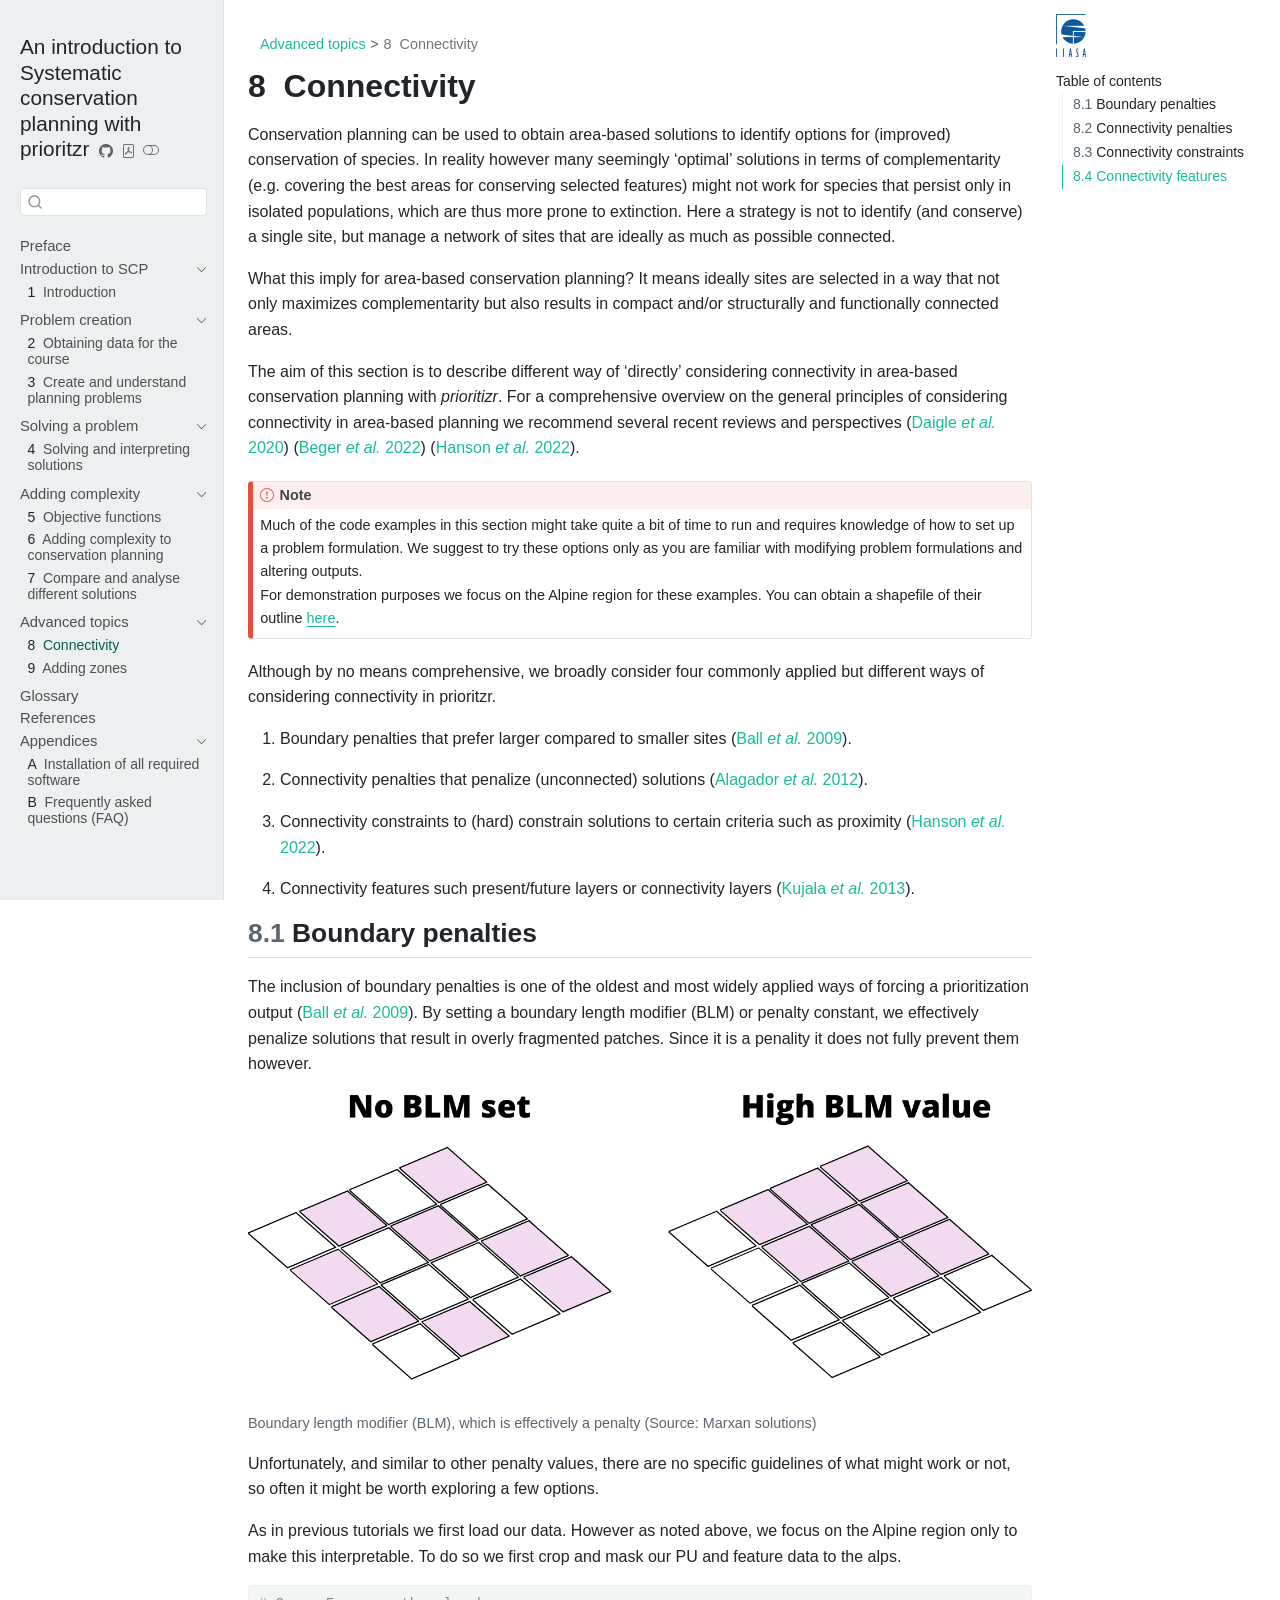
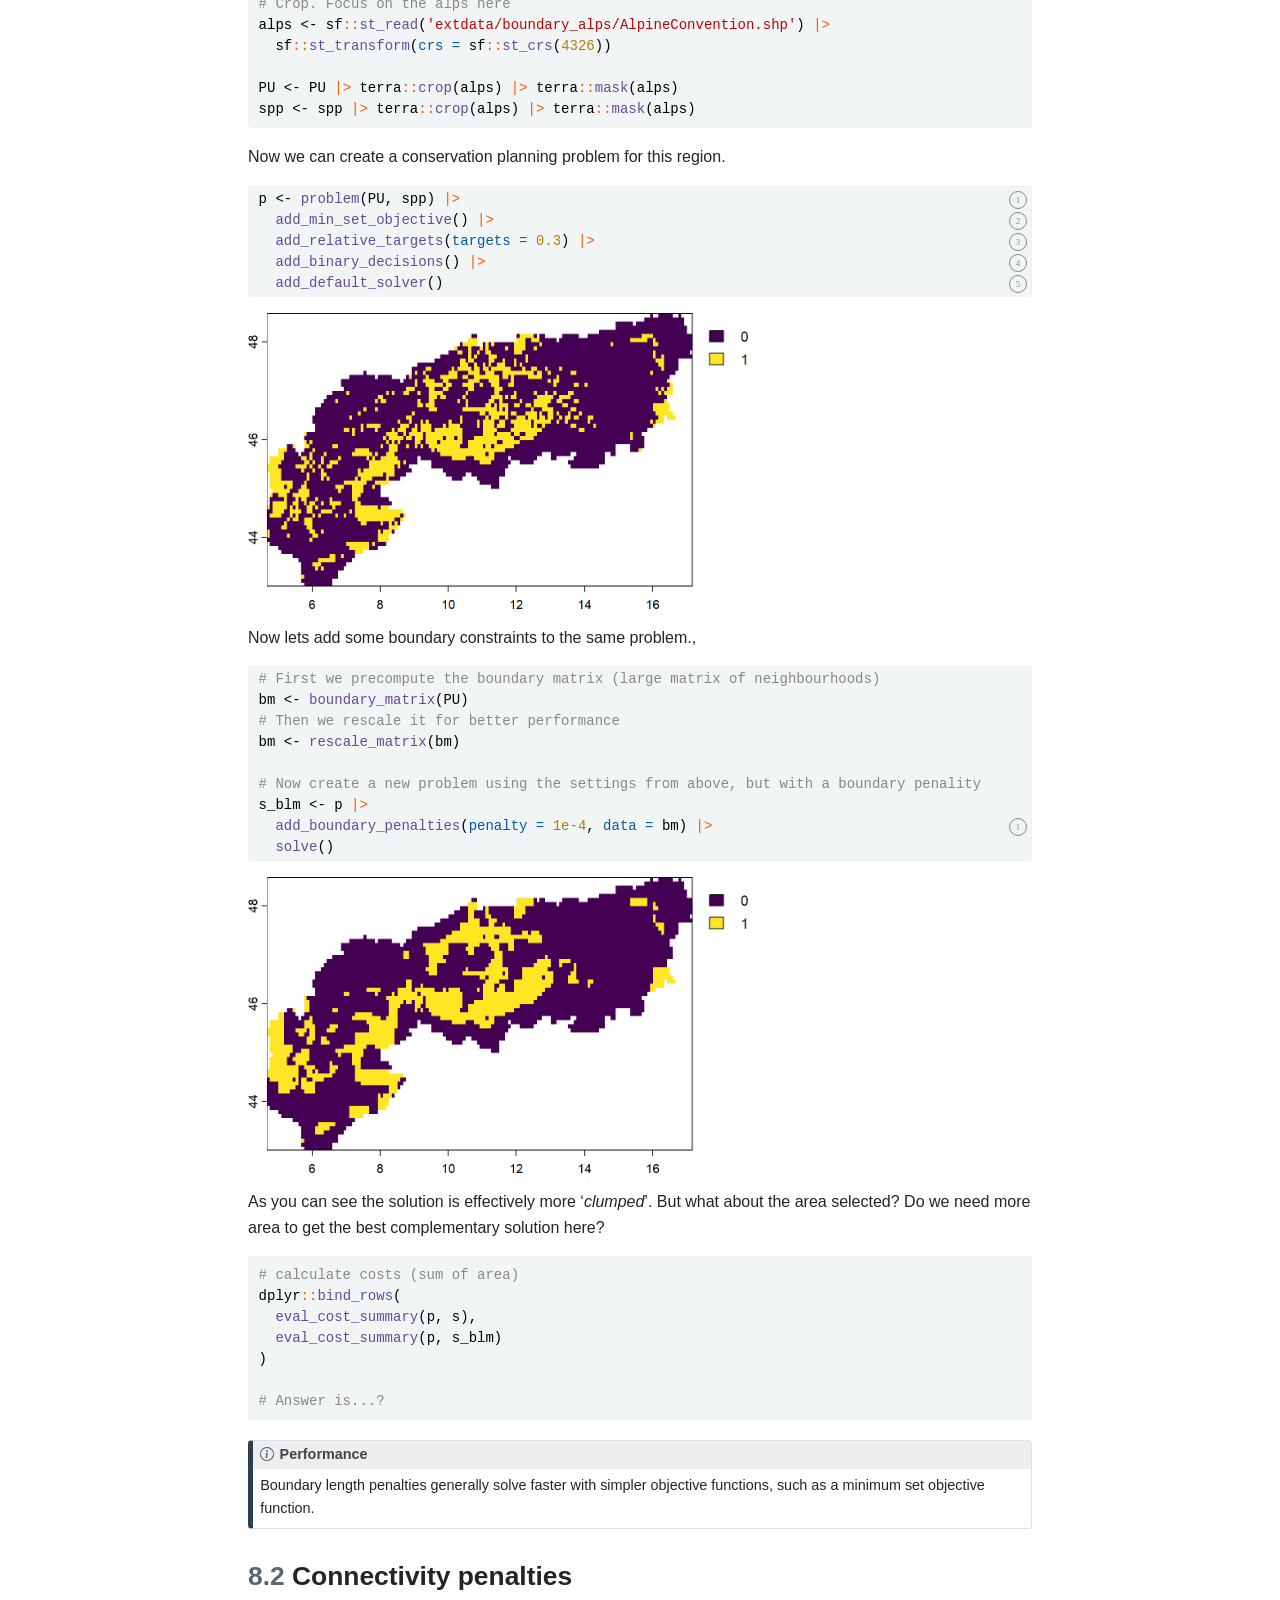
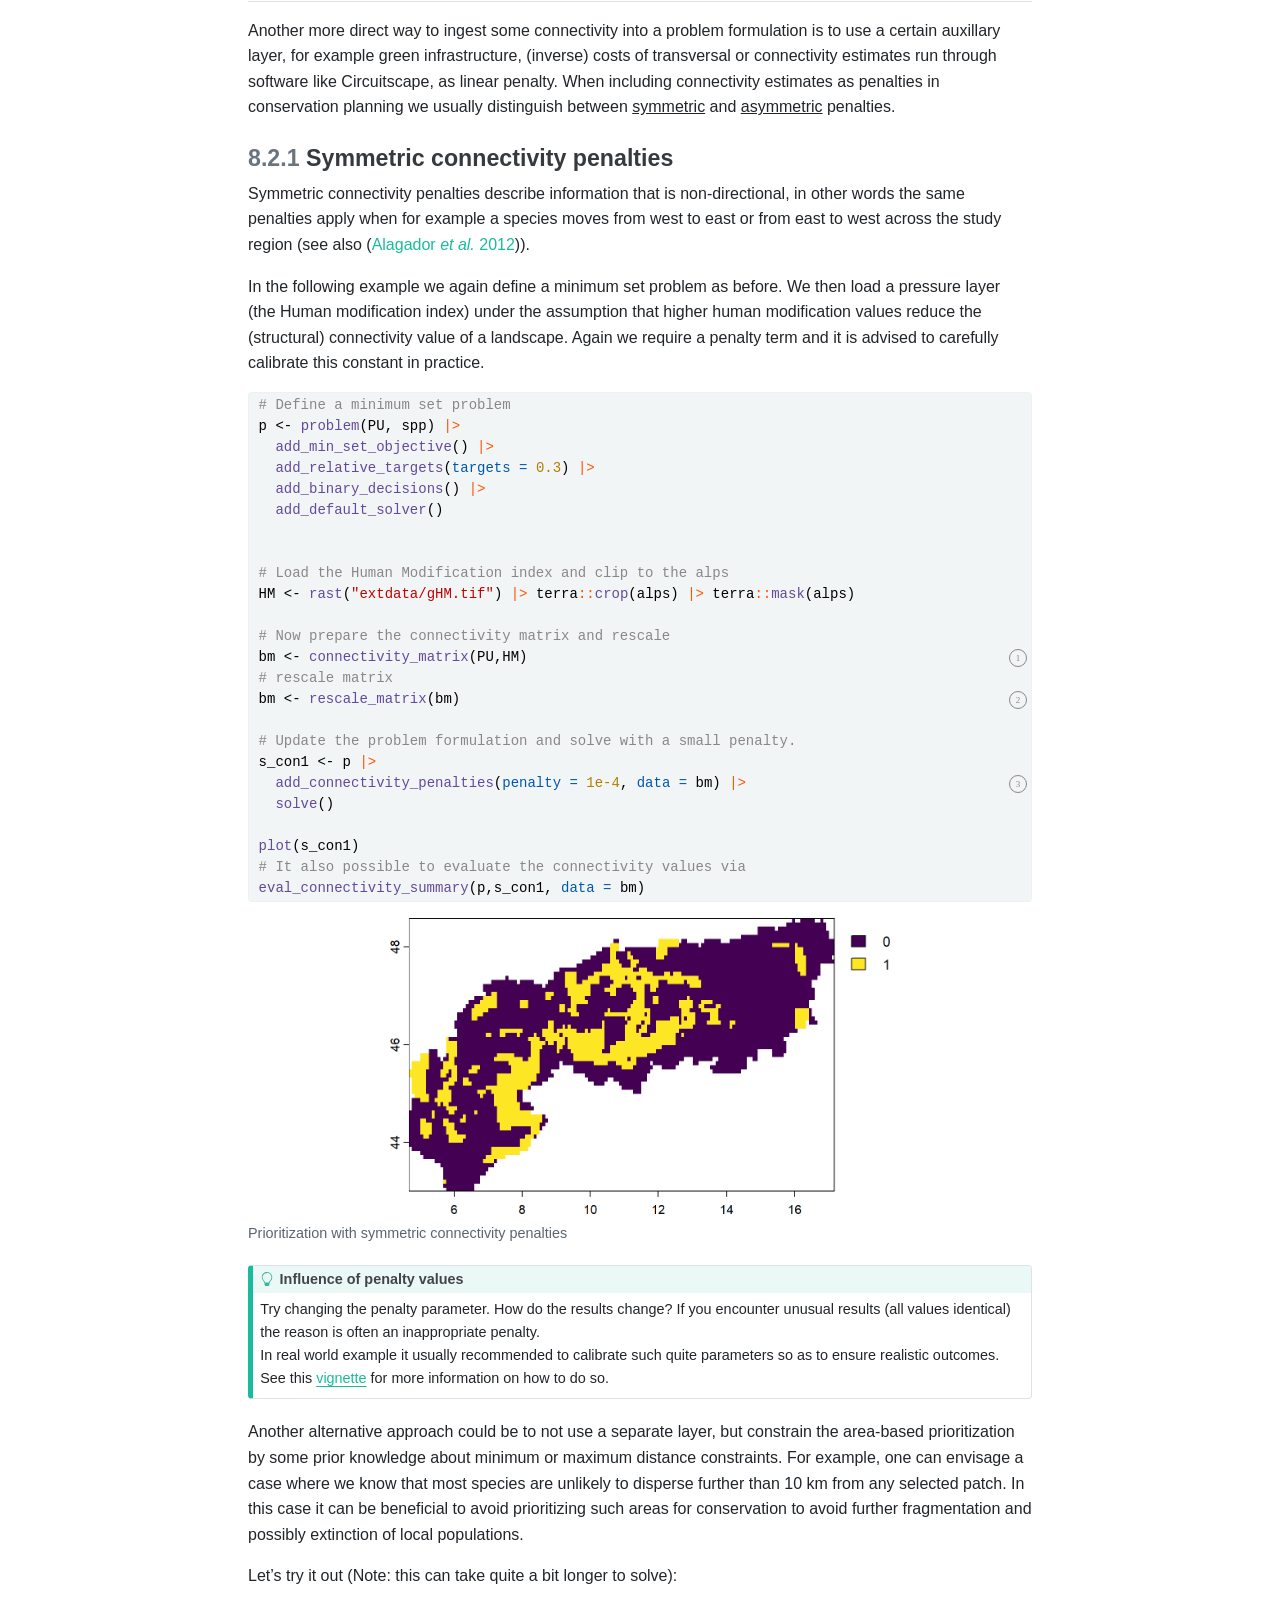
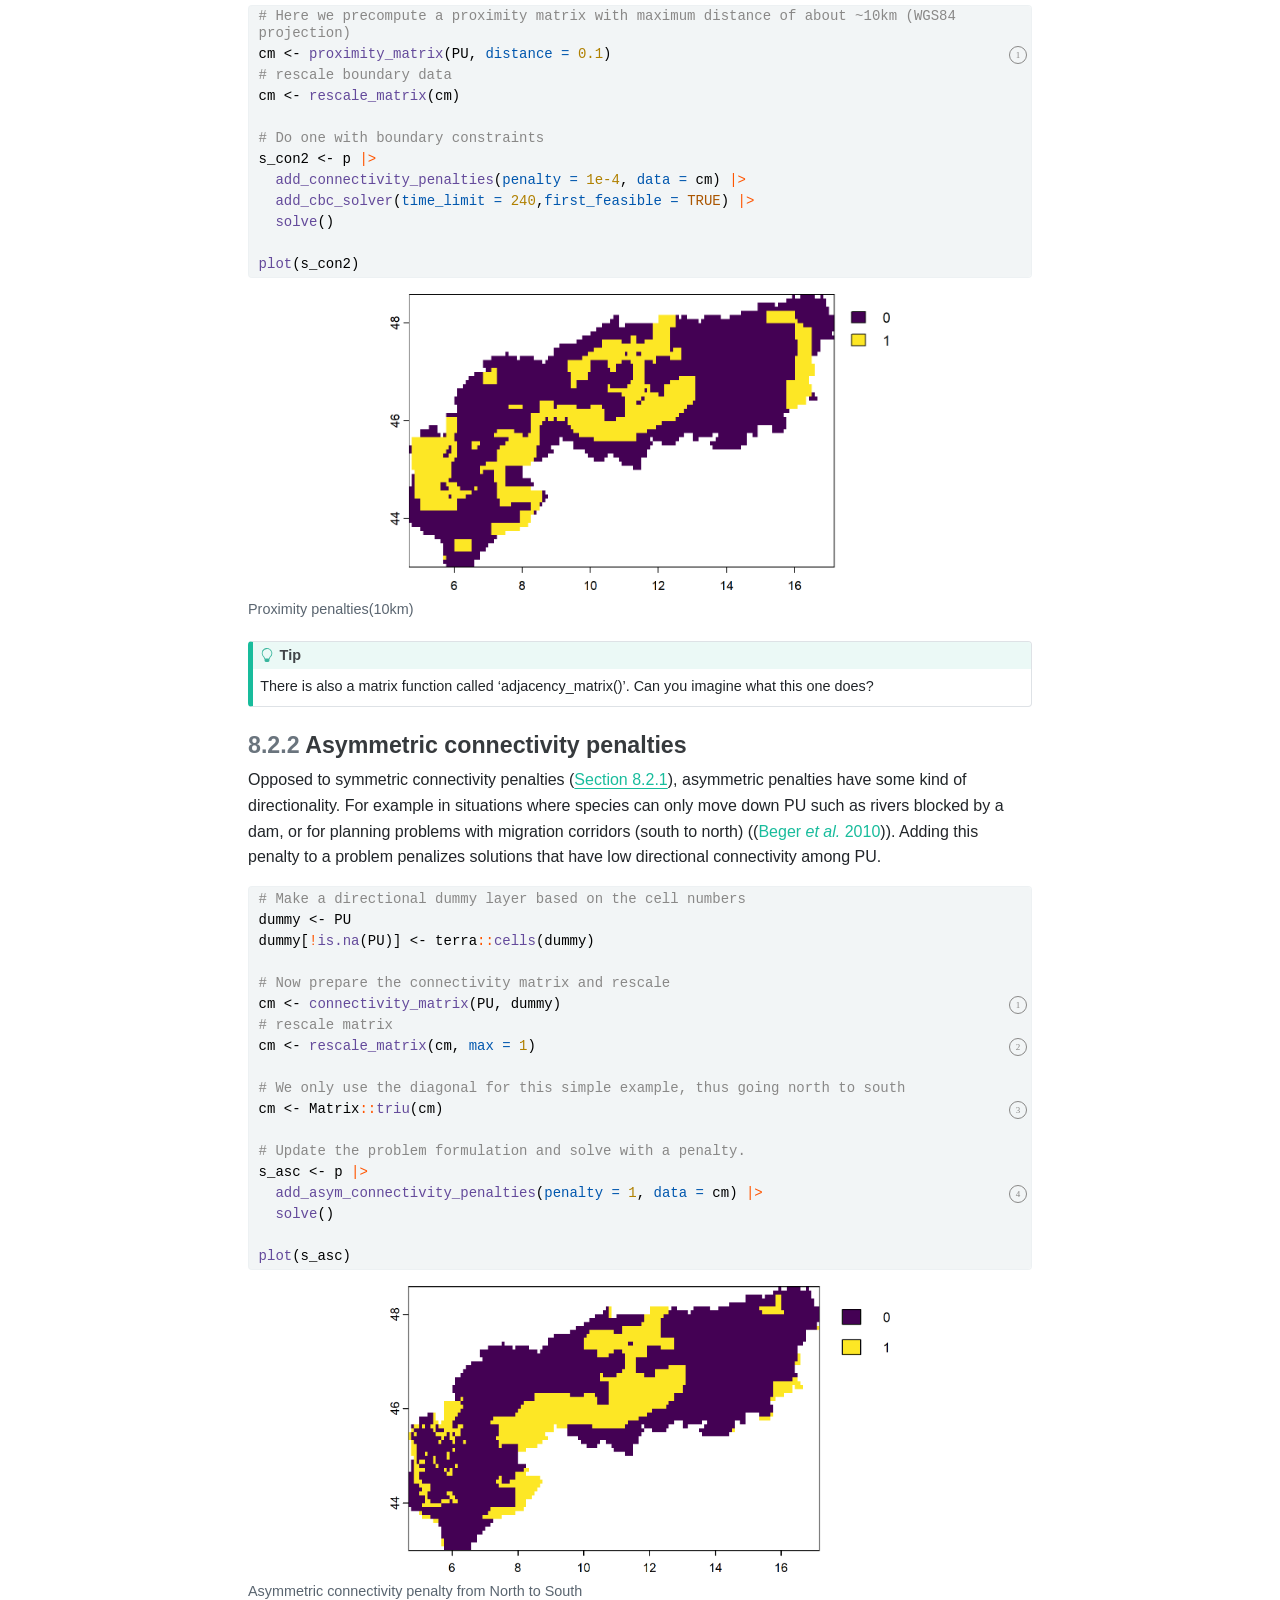
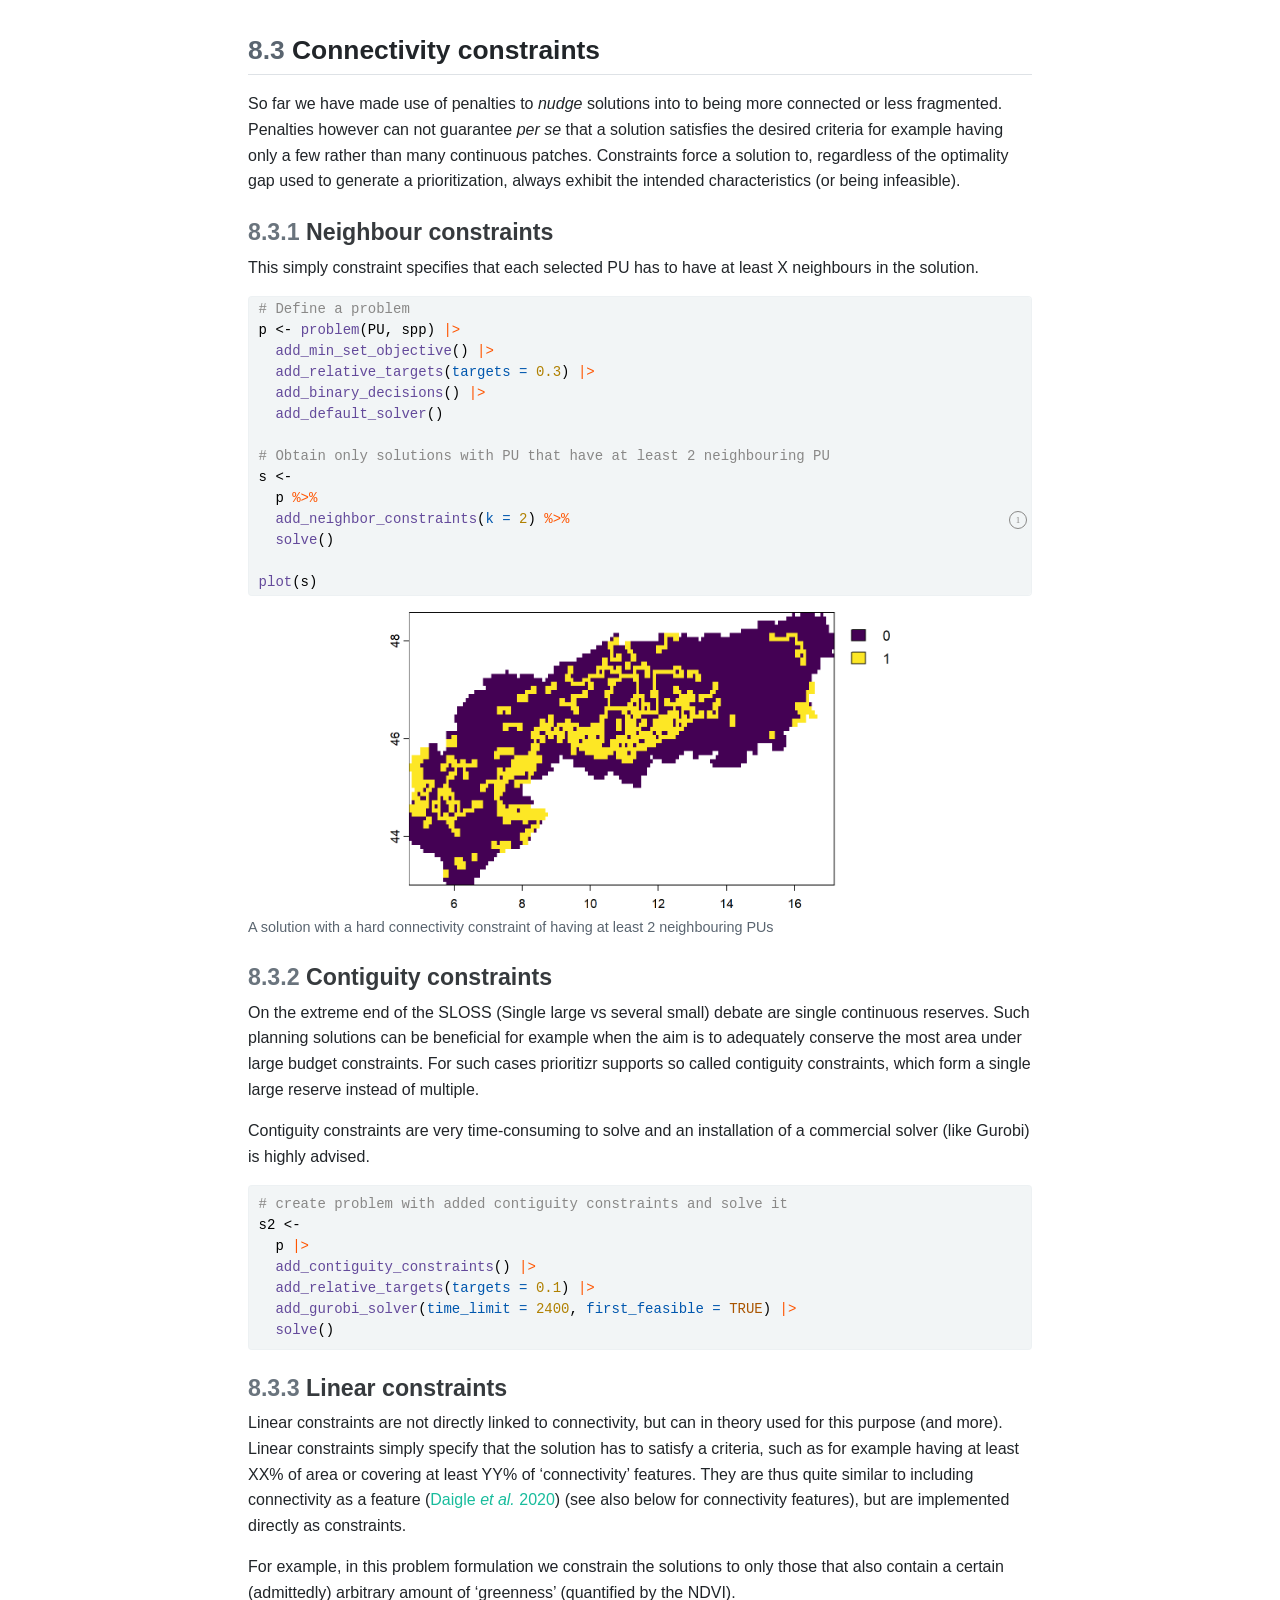
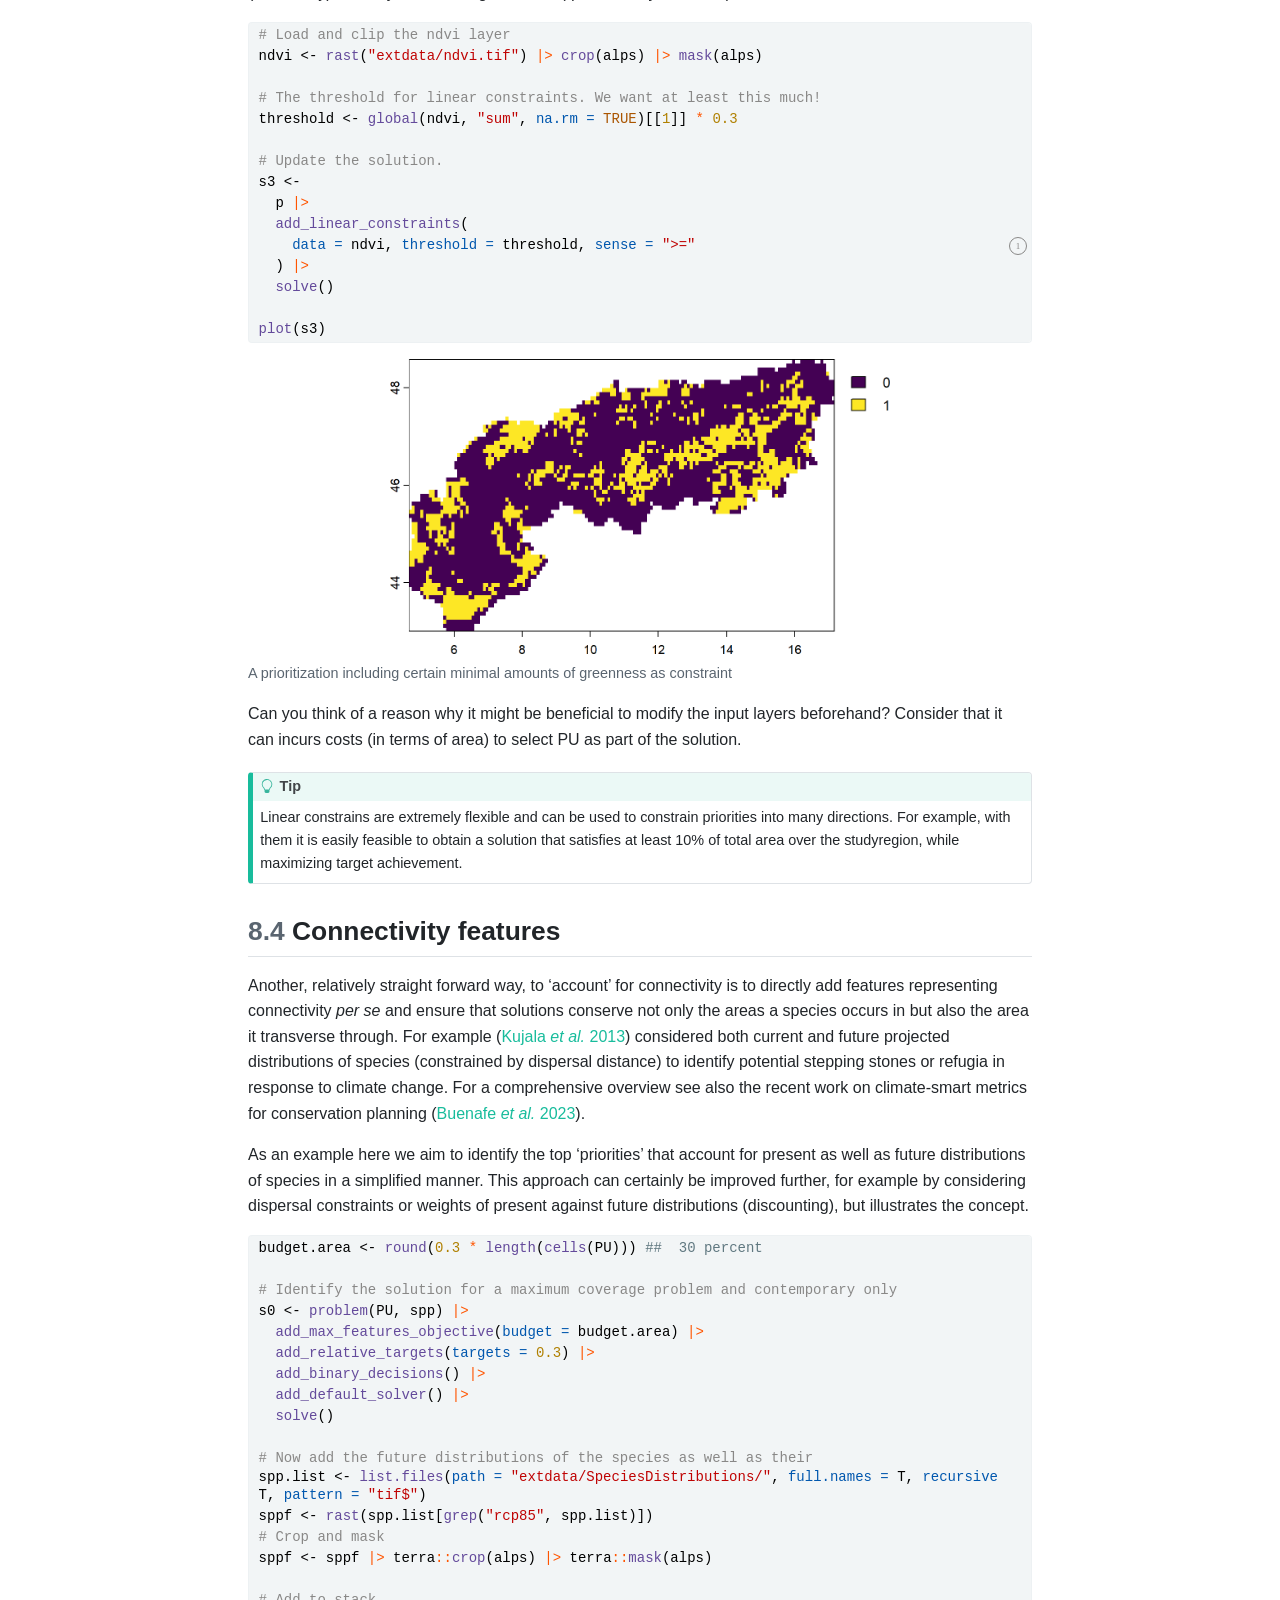
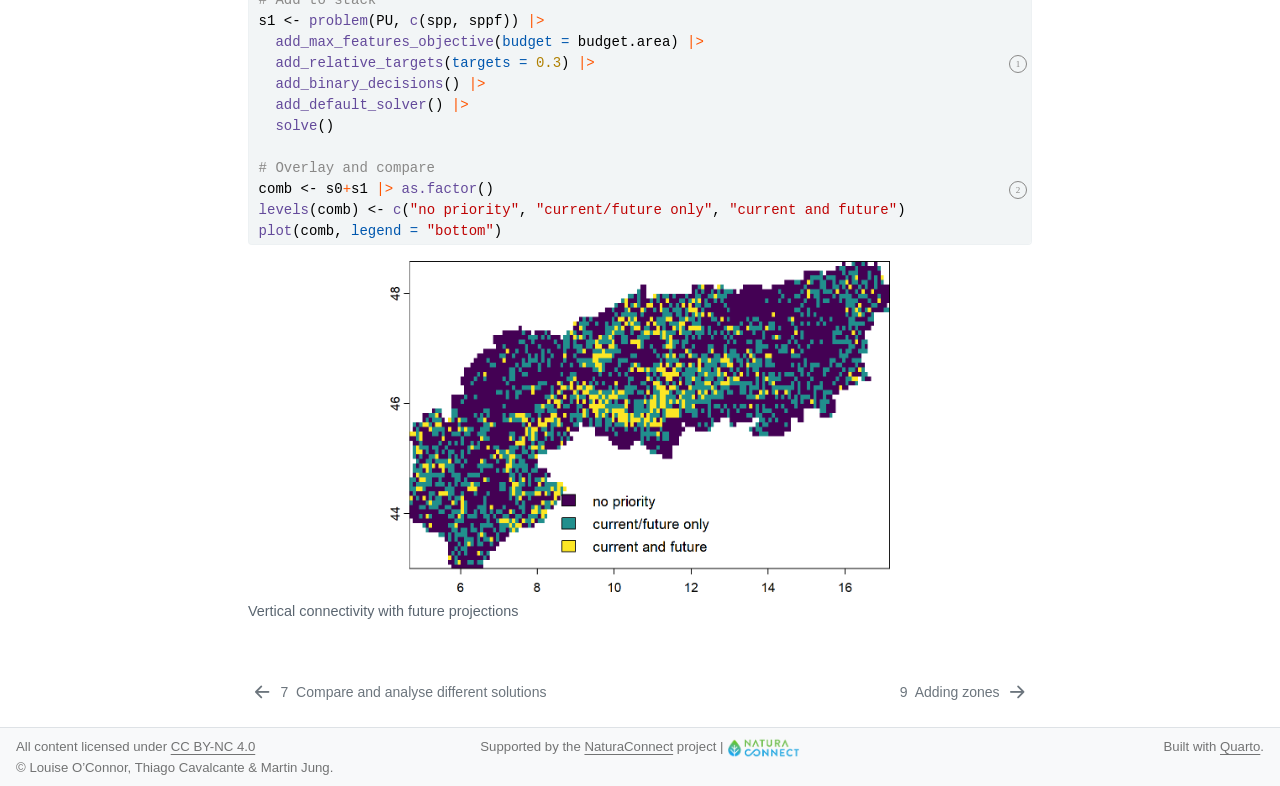
<file: chapters/Connectivity.html>
<!DOCTYPE html>
<html xmlns="http://www.w3.org/1999/xhtml" lang="en" xml:lang="en"><head>

<meta charset="utf-8">
<meta name="generator" content="quarto-1.9.38">

<meta name="viewport" content="width=device-width, initial-scale=1.0, user-scalable=yes">


<title>8&nbsp; Connectivity – An introduction to Systematic conservation planning with prioritzr</title>
<style>
/* Default styles provided by pandoc.
** See https://pandoc.org/MANUAL.html#variables-for-html for config info.
*/
code{white-space: pre-wrap;}
span.smallcaps{font-variant: small-caps;}
div.columns{display: flex; gap: min(4vw, 1.5em);}
div.column{flex: auto; overflow-x: auto;}
div.hanging-indent{margin-left: 1.5em; text-indent: -1.5em;}
ul.task-list{list-style: none;}
ul.task-list li input[type="checkbox"] {
  width: 0.8em;
  margin: 0 0.8em 0.2em -1em; /* quarto-specific, see https://github.com/quarto-dev/quarto-cli/issues/4556 */ 
  vertical-align: middle;
}
/* CSS for syntax highlighting */
html { -webkit-text-size-adjust: 100%; }
pre > code.sourceCode { white-space: pre; position: relative; }
pre > code.sourceCode > span { display: inline-block; line-height: 1.25; }
pre > code.sourceCode > span:empty { height: 1.2em; }
.sourceCode { overflow: visible; }
code.sourceCode > span { color: inherit; text-decoration: inherit; }
div.sourceCode { margin: 1em 0; }
pre.sourceCode { margin: 0; }
@media screen {
div.sourceCode { overflow: auto; }
}
@media print {
pre > code.sourceCode { white-space: pre-wrap; }
pre > code.sourceCode > span { text-indent: -5em; padding-left: 5em; }
}
pre.numberSource code
  { counter-reset: source-line 0; }
pre.numberSource code > span
  { position: relative; left: -4em; counter-increment: source-line; }
pre.numberSource code > span > a:first-child::before
  { content: counter(source-line);
    position: relative; left: -1em; text-align: right; vertical-align: baseline;
    border: none; display: inline-block;
    -webkit-touch-callout: none; -webkit-user-select: none;
    -khtml-user-select: none; -moz-user-select: none;
    -ms-user-select: none; user-select: none;
    padding: 0 4px; width: 4em;
  }
pre.numberSource { margin-left: 3em;  padding-left: 4px; }
div.sourceCode
  {   }
@media screen {
pre > code.sourceCode > span > a:first-child::before { text-decoration: underline; }
}
/* CSS for citations */
div.csl-bib-body { }
div.csl-entry {
  clear: both;
}
.hanging-indent div.csl-entry {
  margin-left:2em;
  text-indent:-2em;
}
div.csl-left-margin {
  min-width:2em;
  float:left;
}
div.csl-right-inline {
  margin-left:2em;
  padding-left:1em;
}
div.csl-indent {
  margin-left: 2em;
}</style>


<script src="../site_libs/quarto-nav/quarto-nav.js"></script>
<script src="../site_libs/quarto-nav/headroom.min.js"></script>
<script src="../site_libs/clipboard/clipboard.min.js"></script>
<script src="../site_libs/quarto-search/autocomplete.umd.js"></script>
<script src="../site_libs/quarto-search/fuse.min.js"></script>
<script src="../site_libs/quarto-search/quarto-search.js"></script>
<meta name="quarto:offset" content="../">
<link href="../chapters/Zones.html" rel="next">
<link href="../chapters/CompareSolutions.html" rel="prev">
<link href="..//resources/favicon.ico" rel="icon">
<script src="../site_libs/quarto-html/quarto.js" type="module"></script>
<script src="../site_libs/quarto-html/tabsets/tabsets.js" type="module"></script>
<script src="../site_libs/quarto-html/popper.min.js"></script>
<script src="../site_libs/quarto-html/tippy.umd.min.js"></script>
<script src="../site_libs/quarto-html/anchor.min.js"></script>
<link href="../site_libs/quarto-html/tippy.css" rel="stylesheet">
<link href="../site_libs/quarto-html/quarto-syntax-highlighting-8e563bccdeb7e5b4bf8f1d510bb78af9.css" rel="stylesheet" class="quarto-color-scheme" id="quarto-text-highlighting-styles">
<link href="../site_libs/quarto-html/quarto-syntax-highlighting-dark-8e563bccdeb7e5b4bf8f1d510bb78af9.css" rel="stylesheet" class="quarto-color-scheme quarto-color-alternate" id="quarto-text-highlighting-styles">
<link href="../site_libs/quarto-html/quarto-syntax-highlighting-8e563bccdeb7e5b4bf8f1d510bb78af9.css" rel="stylesheet" class="quarto-color-scheme-extra" id="quarto-text-highlighting-styles">
<script src="../site_libs/bootstrap/bootstrap.min.js"></script>
<link href="../site_libs/bootstrap/bootstrap-icons.css" rel="stylesheet">
<link href="../site_libs/bootstrap/bootstrap-b4038ea033d9bff4059b66adea6c21d7.min.css" rel="stylesheet" append-hash="true" class="quarto-color-scheme" id="quarto-bootstrap" data-mode="light">
<link href="../site_libs/bootstrap/bootstrap-dark-64cd986272760cbdcf880694e67bc337.min.css" rel="stylesheet" append-hash="true" class="quarto-color-scheme quarto-color-alternate" id="quarto-bootstrap" data-mode="dark">
<link href="../site_libs/bootstrap/bootstrap-b4038ea033d9bff4059b66adea6c21d7.min.css" rel="stylesheet" append-hash="true" class="quarto-color-scheme-extra" id="quarto-bootstrap" data-mode="light">
<script id="quarto-search-options" type="application/json">{
  "location": "sidebar",
  "copy-button": false,
  "collapse-after": 3,
  "panel-placement": "start",
  "type": "textbox",
  "limit": 50,
  "keyboard-shortcut": [
    "f",
    "/",
    "s"
  ],
  "show-item-context": false,
  "language": {
    "search-no-results-text": "No results",
    "search-matching-documents-text": "matching documents",
    "search-copy-link-title": "Copy link to search",
    "search-hide-matches-text": "Hide additional matches",
    "search-more-match-text": "more match in this document",
    "search-more-matches-text": "more matches in this document",
    "search-clear-button-title": "Clear",
    "search-text-placeholder": "",
    "search-detached-cancel-button-title": "Cancel",
    "search-submit-button-title": "Submit",
    "search-label": "Search"
  }
}</script>
<style>html{ scroll-behavior: smooth; }</style>


</head>

<body class="nav-sidebar docked quarto-light"><script id="quarto-html-before-body" type="application/javascript">
    const toggleBodyColorMode = (bsSheetEl) => {
      const mode = bsSheetEl.getAttribute("data-mode");
      const bodyEl = window.document.querySelector("body");
      if (mode === "dark") {
        bodyEl.classList.add("quarto-dark");
        bodyEl.classList.remove("quarto-light");
      } else {
        bodyEl.classList.add("quarto-light");
        bodyEl.classList.remove("quarto-dark");
      }
    }
    const toggleBodyColorPrimary = () => {
      const bsSheetEl = window.document.querySelector("link#quarto-bootstrap:not([rel=disabled-stylesheet])");
      if (bsSheetEl) {
        toggleBodyColorMode(bsSheetEl);
      }
    }
    const setColorSchemeToggle = (alternate) => {
      const toggles = window.document.querySelectorAll('.quarto-color-scheme-toggle');
      for (let i=0; i < toggles.length; i++) {
        const toggle = toggles[i];
        if (toggle) {
          if (alternate) {
            toggle.classList.add("alternate");
          } else {
            toggle.classList.remove("alternate");
          }
        }
      }
    };
    const toggleColorMode = (alternate) => {
      // Switch the stylesheets
      const primaryStylesheets = window.document.querySelectorAll('link.quarto-color-scheme:not(.quarto-color-alternate)');
      const alternateStylesheets = window.document.querySelectorAll('link.quarto-color-scheme.quarto-color-alternate');
      manageTransitions('#quarto-margin-sidebar .nav-link', false);
      if (alternate) {
        // note: dark is layered on light, we don't disable primary!
        enableStylesheet(alternateStylesheets);
        for (const sheetNode of alternateStylesheets) {
          if (sheetNode.id === "quarto-bootstrap") {
            toggleBodyColorMode(sheetNode);
          }
        }
      } else {
        disableStylesheet(alternateStylesheets);
        enableStylesheet(primaryStylesheets)
        toggleBodyColorPrimary();
      }
      manageTransitions('#quarto-margin-sidebar .nav-link', true);
      // Switch the toggles
      setColorSchemeToggle(alternate)
      // Hack to workaround the fact that safari doesn't
      // properly recolor the scrollbar when toggling (#1455)
      if (navigator.userAgent.indexOf('Safari') > 0 && navigator.userAgent.indexOf('Chrome') == -1) {
        manageTransitions("body", false);
        window.scrollTo(0, 1);
        setTimeout(() => {
          window.scrollTo(0, 0);
          manageTransitions("body", true);
        }, 40);
      }
    }
    const disableStylesheet = (stylesheets) => {
      for (let i=0; i < stylesheets.length; i++) {
        const stylesheet = stylesheets[i];
        stylesheet.rel = 'disabled-stylesheet';
      }
    }
    const enableStylesheet = (stylesheets) => {
      for (let i=0; i < stylesheets.length; i++) {
        const stylesheet = stylesheets[i];
        if(stylesheet.rel !== 'stylesheet') { // for Chrome, which will still FOUC without this check
          stylesheet.rel = 'stylesheet';
        }
      }
    }
    const manageTransitions = (selector, allowTransitions) => {
      const els = window.document.querySelectorAll(selector);
      for (let i=0; i < els.length; i++) {
        const el = els[i];
        if (allowTransitions) {
          el.classList.remove('notransition');
        } else {
          el.classList.add('notransition');
        }
      }
    }
    const isFileUrl = () => {
      return window.location.protocol === 'file:';
    }
    const hasAlternateSentinel = () => {
      let styleSentinel = getColorSchemeSentinel();
      if (styleSentinel !== null) {
        return styleSentinel === "alternate";
      } else {
        return false;
      }
    }
    const setStyleSentinel = (alternate) => {
      const value = alternate ? "alternate" : "default";
      if (!isFileUrl()) {
        window.localStorage.setItem("quarto-color-scheme", value);
      } else {
        localAlternateSentinel = value;
      }
    }
    const getColorSchemeSentinel = () => {
      if (!isFileUrl()) {
        const storageValue = window.localStorage.getItem("quarto-color-scheme");
        return storageValue != null ? storageValue : localAlternateSentinel;
      } else {
        return localAlternateSentinel;
      }
    }
    const toggleGiscusIfUsed = (isAlternate, darkModeDefault) => {
      const baseTheme = document.querySelector('#giscus-base-theme')?.value ?? 'light';
      const alternateTheme = document.querySelector('#giscus-alt-theme')?.value ?? 'dark';
      let newTheme = '';
      if(authorPrefersDark) {
        newTheme = isAlternate ? baseTheme : alternateTheme;
      } else {
        newTheme = isAlternate ? alternateTheme : baseTheme;
      }
      const changeGiscusTheme = () => {
        // From: https://github.com/giscus/giscus/issues/336
        const sendMessage = (message) => {
          const iframe = document.querySelector('iframe.giscus-frame');
          if (!iframe) return;
          iframe.contentWindow.postMessage({ giscus: message }, 'https://giscus.app');
        }
        sendMessage({
          setConfig: {
            theme: newTheme
          }
        });
      }
      const isGiscussLoaded = window.document.querySelector('iframe.giscus-frame') !== null;
      if (isGiscussLoaded) {
        changeGiscusTheme();
      }
    };
    const authorPrefersDark = false;
    const darkModeDefault = authorPrefersDark;
      document.querySelector('link#quarto-text-highlighting-styles.quarto-color-scheme-extra').rel = 'disabled-stylesheet';
      document.querySelector('link#quarto-bootstrap.quarto-color-scheme-extra').rel = 'disabled-stylesheet';
    let localAlternateSentinel = darkModeDefault ? 'alternate' : 'default';
    // Dark / light mode switch
    window.quartoToggleColorScheme = () => {
      // Read the current dark / light value
      let toAlternate = !hasAlternateSentinel();
      toggleColorMode(toAlternate);
      setStyleSentinel(toAlternate);
      toggleGiscusIfUsed(toAlternate, darkModeDefault);
      window.dispatchEvent(new Event('resize'));
    };
    // Switch to dark mode if need be
    if (hasAlternateSentinel()) {
      toggleColorMode(true);
    } else {
      toggleColorMode(false);
    }
  </script>

<div id="quarto-search-results"></div>
  <header id="quarto-header" class="headroom fixed-top">
  <nav class="quarto-secondary-nav">
    <div class="container-fluid d-flex">
      <button type="button" class="quarto-btn-toggle btn" data-bs-toggle="collapse" role="button" data-bs-target=".quarto-sidebar-collapse-item" aria-controls="quarto-sidebar" aria-expanded="false" aria-label="Toggle sidebar navigation" onclick="if (window.quartoToggleHeadroom) { window.quartoToggleHeadroom(); }">
        <i class="bi bi-layout-text-sidebar-reverse"></i>
      </button>
        <nav class="quarto-page-breadcrumbs" aria-label="breadcrumb"><ol class="breadcrumb"><li class="breadcrumb-item"><a href="../chapters/Connectivity.html">Advanced topics</a></li><li class="breadcrumb-item"><a href="../chapters/Connectivity.html"><span class="chapter-number">8</span>&nbsp; <span class="chapter-title">Connectivity</span></a></li></ol></nav>
        <a class="flex-grow-1" role="navigation" data-bs-toggle="collapse" data-bs-target=".quarto-sidebar-collapse-item" aria-controls="quarto-sidebar" aria-expanded="false" aria-label="Toggle sidebar navigation" onclick="if (window.quartoToggleHeadroom) { window.quartoToggleHeadroom(); }">      
        </a>
      <button type="button" class="btn quarto-search-button" aria-label="Search" onclick="window.quartoOpenSearch();">
        <i class="bi bi-search"></i>
      </button>
    </div>
  </nav>
</header>
<!-- content -->
<div id="quarto-content" class="quarto-container page-columns page-rows-contents page-layout-article">
<!-- sidebar -->
  <nav id="quarto-sidebar" class="sidebar collapse collapse-horizontal quarto-sidebar-collapse-item sidebar-navigation docked overflow-auto">
    <div class="pt-lg-2 mt-2 text-left sidebar-header">
    <div class="sidebar-title mb-0 py-0">
      <a href="../">An introduction to Systematic conservation planning with prioritzr</a> 
        <div class="sidebar-tools-main tools-wide">
    <a href="https://github.com/iiasa/eccb2026" title="Source Code" class="quarto-navigation-tool px-1" aria-label="Source Code"><i class="bi bi-github"></i></a>
    <a href="../An-introduction-to-Systematic-conservation-planning-with-prioritzr.pdf" title="Download PDF" class="quarto-navigation-tool px-1" aria-label="Download PDF"><i class="bi bi-file-pdf"></i></a>
  <a href="" class="quarto-color-scheme-toggle quarto-navigation-tool  px-1" onclick="window.quartoToggleColorScheme(); return false;" title="Toggle dark mode"><i class="bi"></i></a>
</div>
    </div>
      </div>
        <div class="mt-2 flex-shrink-0 align-items-center">
        <div class="sidebar-search">
        <div id="quarto-search" class="" title="Search"></div>
        </div>
        </div>
    <div class="sidebar-menu-container"> 
    <ul class="list-unstyled mt-1">
        <li class="sidebar-item">
  <div class="sidebar-item-container"> 
  <a href="../index.html" class="sidebar-item-text sidebar-link">
 <span class="menu-text">Preface</span></a>
  </div>
</li>
        <li class="sidebar-item sidebar-item-section">
      <div class="sidebar-item-container"> 
            <a class="sidebar-item-text sidebar-link text-start" data-bs-toggle="collapse" data-bs-target="#quarto-sidebar-section-1" role="navigation" aria-expanded="true">
 <span class="menu-text">Introduction to SCP</span></a>
          <a class="sidebar-item-toggle text-start" data-bs-toggle="collapse" data-bs-target="#quarto-sidebar-section-1" role="navigation" aria-expanded="true" aria-label="Toggle section">
            <i class="bi bi-chevron-right ms-2"></i>
          </a> 
      </div>
      <ul id="quarto-sidebar-section-1" class="collapse list-unstyled sidebar-section depth1 show">  
          <li class="sidebar-item">
  <div class="sidebar-item-container"> 
  <a href="../chapters/intro.html" class="sidebar-item-text sidebar-link">
 <span class="menu-text"><span class="chapter-number">1</span>&nbsp; <span class="chapter-title">Introduction</span></span></a>
  </div>
</li>
      </ul>
  </li>
        <li class="sidebar-item sidebar-item-section">
      <div class="sidebar-item-container"> 
            <a class="sidebar-item-text sidebar-link text-start" data-bs-toggle="collapse" data-bs-target="#quarto-sidebar-section-2" role="navigation" aria-expanded="true">
 <span class="menu-text">Problem creation</span></a>
          <a class="sidebar-item-toggle text-start" data-bs-toggle="collapse" data-bs-target="#quarto-sidebar-section-2" role="navigation" aria-expanded="true" aria-label="Toggle section">
            <i class="bi bi-chevron-right ms-2"></i>
          </a> 
      </div>
      <ul id="quarto-sidebar-section-2" class="collapse list-unstyled sidebar-section depth1 show">  
          <li class="sidebar-item">
  <div class="sidebar-item-container"> 
  <a href="../chapters/Datapreparation.html" class="sidebar-item-text sidebar-link">
 <span class="menu-text"><span class="chapter-number">2</span>&nbsp; <span class="chapter-title">Obtaining data for the course</span></span></a>
  </div>
</li>
          <li class="sidebar-item">
  <div class="sidebar-item-container"> 
  <a href="../chapters/Problemcreation.html" class="sidebar-item-text sidebar-link">
 <span class="menu-text"><span class="chapter-number">3</span>&nbsp; <span class="chapter-title">Create and understand planning problems</span></span></a>
  </div>
</li>
      </ul>
  </li>
        <li class="sidebar-item sidebar-item-section">
      <div class="sidebar-item-container"> 
            <a class="sidebar-item-text sidebar-link text-start" data-bs-toggle="collapse" data-bs-target="#quarto-sidebar-section-3" role="navigation" aria-expanded="true">
 <span class="menu-text">Solving a problem</span></a>
          <a class="sidebar-item-toggle text-start" data-bs-toggle="collapse" data-bs-target="#quarto-sidebar-section-3" role="navigation" aria-expanded="true" aria-label="Toggle section">
            <i class="bi bi-chevron-right ms-2"></i>
          </a> 
      </div>
      <ul id="quarto-sidebar-section-3" class="collapse list-unstyled sidebar-section depth1 show">  
          <li class="sidebar-item">
  <div class="sidebar-item-container"> 
  <a href="../chapters/SolutionInterpretation.html" class="sidebar-item-text sidebar-link">
 <span class="menu-text"><span class="chapter-number">4</span>&nbsp; <span class="chapter-title">Solving and interpreting solutions</span></span></a>
  </div>
</li>
      </ul>
  </li>
        <li class="sidebar-item sidebar-item-section">
      <div class="sidebar-item-container"> 
            <a class="sidebar-item-text sidebar-link text-start" data-bs-toggle="collapse" data-bs-target="#quarto-sidebar-section-4" role="navigation" aria-expanded="true">
 <span class="menu-text">Adding complexity</span></a>
          <a class="sidebar-item-toggle text-start" data-bs-toggle="collapse" data-bs-target="#quarto-sidebar-section-4" role="navigation" aria-expanded="true" aria-label="Toggle section">
            <i class="bi bi-chevron-right ms-2"></i>
          </a> 
      </div>
      <ul id="quarto-sidebar-section-4" class="collapse list-unstyled sidebar-section depth1 show">  
          <li class="sidebar-item">
  <div class="sidebar-item-container"> 
  <a href="../chapters/ObjectiveFunctions.html" class="sidebar-item-text sidebar-link">
 <span class="menu-text"><span class="chapter-number">5</span>&nbsp; <span class="chapter-title">Objective functions</span></span></a>
  </div>
</li>
          <li class="sidebar-item">
  <div class="sidebar-item-container"> 
  <a href="../chapters/ProblemComplexity.html" class="sidebar-item-text sidebar-link">
 <span class="menu-text"><span class="chapter-number">6</span>&nbsp; <span class="chapter-title">Adding complexity to conservation planning</span></span></a>
  </div>
</li>
          <li class="sidebar-item">
  <div class="sidebar-item-container"> 
  <a href="../chapters/CompareSolutions.html" class="sidebar-item-text sidebar-link">
 <span class="menu-text"><span class="chapter-number">7</span>&nbsp; <span class="chapter-title">Compare and analyse different solutions</span></span></a>
  </div>
</li>
      </ul>
  </li>
        <li class="sidebar-item sidebar-item-section">
      <div class="sidebar-item-container"> 
            <a class="sidebar-item-text sidebar-link text-start" data-bs-toggle="collapse" data-bs-target="#quarto-sidebar-section-5" role="navigation" aria-expanded="true">
 <span class="menu-text">Advanced topics</span></a>
          <a class="sidebar-item-toggle text-start" data-bs-toggle="collapse" data-bs-target="#quarto-sidebar-section-5" role="navigation" aria-expanded="true" aria-label="Toggle section">
            <i class="bi bi-chevron-right ms-2"></i>
          </a> 
      </div>
      <ul id="quarto-sidebar-section-5" class="collapse list-unstyled sidebar-section depth1 show">  
          <li class="sidebar-item">
  <div class="sidebar-item-container"> 
  <a href="../chapters/Connectivity.html" class="sidebar-item-text sidebar-link active">
 <span class="menu-text"><span class="chapter-number">8</span>&nbsp; <span class="chapter-title">Connectivity</span></span></a>
  </div>
</li>
          <li class="sidebar-item">
  <div class="sidebar-item-container"> 
  <a href="../chapters/Zones.html" class="sidebar-item-text sidebar-link">
 <span class="menu-text"><span class="chapter-number">9</span>&nbsp; <span class="chapter-title">Adding zones</span></span></a>
  </div>
</li>
      </ul>
  </li>
        <li class="sidebar-item">
  <div class="sidebar-item-container"> 
  <a href="../glossary.html" class="sidebar-item-text sidebar-link">
 <span class="menu-text">Glossary</span></a>
  </div>
</li>
        <li class="sidebar-item">
  <div class="sidebar-item-container"> 
  <a href="../references.html" class="sidebar-item-text sidebar-link">
 <span class="menu-text">References</span></a>
  </div>
</li>
        <li class="sidebar-item sidebar-item-section">
      <div class="sidebar-item-container"> 
            <a class="sidebar-item-text sidebar-link text-start" data-bs-toggle="collapse" data-bs-target="#quarto-sidebar-section-6" role="navigation" aria-expanded="true">
 <span class="menu-text">Appendices</span></a>
          <a class="sidebar-item-toggle text-start" data-bs-toggle="collapse" data-bs-target="#quarto-sidebar-section-6" role="navigation" aria-expanded="true" aria-label="Toggle section">
            <i class="bi bi-chevron-right ms-2"></i>
          </a> 
      </div>
      <ul id="quarto-sidebar-section-6" class="collapse list-unstyled sidebar-section depth1 show">  
          <li class="sidebar-item">
  <div class="sidebar-item-container"> 
  <a href="../appendices/installation.html" class="sidebar-item-text sidebar-link">
 <span class="menu-text"><span class="chapter-number">A</span>&nbsp; <span class="chapter-title">Installation of all required software</span></span></a>
  </div>
</li>
          <li class="sidebar-item">
  <div class="sidebar-item-container"> 
  <a href="../appendices/FAQ.html" class="sidebar-item-text sidebar-link">
 <span class="menu-text"><span class="chapter-number">B</span>&nbsp; <span class="chapter-title">Frequently asked questions (FAQ)</span></span></a>
  </div>
</li>
      </ul>
  </li>
    </ul>
    </div>
</nav>
<div id="quarto-sidebar-glass" class="quarto-sidebar-collapse-item" data-bs-toggle="collapse" data-bs-target=".quarto-sidebar-collapse-item"></div>
<!-- margin-sidebar -->
    <div id="quarto-margin-sidebar" class="sidebar margin-sidebar"><div class="quarto-margin-header"><div class="margin-header-item">
<p><img src="../resources/IIASA_logo_small.png" class="img-fluid"></p>
</div></div>
        <nav id="TOC" role="doc-toc" class="toc-active">
    <h2 id="toc-title">Table of contents</h2>
   
  <ul>
  <li><a href="#boundary-penalties" id="toc-boundary-penalties" class="nav-link active" data-scroll-target="#boundary-penalties"><span class="header-section-number">8.1</span> Boundary penalties</a></li>
  <li><a href="#connectivity-penalties" id="toc-connectivity-penalties" class="nav-link" data-scroll-target="#connectivity-penalties"><span class="header-section-number">8.2</span> Connectivity penalties</a>
  <ul class="collapse">
  <li><a href="#sec-symmetric-connectivity-penalties" id="toc-sec-symmetric-connectivity-penalties" class="nav-link" data-scroll-target="#sec-symmetric-connectivity-penalties"><span class="header-section-number">8.2.1</span> Symmetric connectivity penalties</a></li>
  <li><a href="#asymmetric-connectivity-penalties" id="toc-asymmetric-connectivity-penalties" class="nav-link" data-scroll-target="#asymmetric-connectivity-penalties"><span class="header-section-number">8.2.2</span> Asymmetric connectivity penalties</a></li>
  </ul></li>
  <li><a href="#connectivity-constraints" id="toc-connectivity-constraints" class="nav-link" data-scroll-target="#connectivity-constraints"><span class="header-section-number">8.3</span> Connectivity constraints</a>
  <ul class="collapse">
  <li><a href="#neighbour-constraints" id="toc-neighbour-constraints" class="nav-link" data-scroll-target="#neighbour-constraints"><span class="header-section-number">8.3.1</span> Neighbour constraints</a></li>
  <li><a href="#contiguity-constraints" id="toc-contiguity-constraints" class="nav-link" data-scroll-target="#contiguity-constraints"><span class="header-section-number">8.3.2</span> Contiguity constraints</a></li>
  <li><a href="#linear-constraints" id="toc-linear-constraints" class="nav-link" data-scroll-target="#linear-constraints"><span class="header-section-number">8.3.3</span> Linear constraints</a></li>
  </ul></li>
  <li><a href="#sec-connectivity-features" id="toc-sec-connectivity-features" class="nav-link" data-scroll-target="#sec-connectivity-features"><span class="header-section-number">8.4</span> Connectivity features</a></li>
  </ul>
</nav>
    </div>
<!-- main -->
<main class="content" id="quarto-document-content">


<header id="title-block-header" class="quarto-title-block default"><nav class="quarto-page-breadcrumbs quarto-title-breadcrumbs d-none d-lg-block" aria-label="breadcrumb"><ol class="breadcrumb"><li class="breadcrumb-item"><a href="../chapters/Connectivity.html">Advanced topics</a></li><li class="breadcrumb-item"><a href="../chapters/Connectivity.html"><span class="chapter-number">8</span>&nbsp; <span class="chapter-title">Connectivity</span></a></li></ol></nav>
<div class="quarto-title">
<h1 class="title"><span class="chapter-number">8</span>&nbsp; <span class="chapter-title">Connectivity</span></h1>
</div>



<div class="quarto-title-meta">

    
  
    
  </div>
  


</header>


<p>Conservation planning can be used to obtain area-based solutions to identify options for (improved) conservation of species. In reality however many seemingly ‘optimal’ solutions in terms of complementarity (e.g.&nbsp;covering the best areas for conserving selected features) might not work for species that persist only in isolated populations, which are thus more prone to extinction. Here a strategy is not to identify (and conserve) a single site, but manage a network of sites that are ideally as much as possible connected.</p>
<p>What this imply for area-based conservation planning? It means ideally sites are selected in a way that not only maximizes complementarity but also results in compact and/or structurally and functionally connected areas.</p>
<p>The aim of this section is to describe different way of ‘directly’ considering connectivity in area-based conservation planning with <em>prioritizr</em>. For a comprehensive overview on the general principles of considering connectivity in area-based planning we recommend several recent reviews and perspectives <span class="citation" data-cites="daigle2020">(<a href="../references.html#ref-daigle2020" role="doc-biblioref">Daigle <em>et al.</em> 2020</a>)</span> <span class="citation" data-cites="beger2022">(<a href="../references.html#ref-beger2022" role="doc-biblioref">Beger <em>et al.</em> 2022</a>)</span> <span class="citation" data-cites="hanson2022">(<a href="../references.html#ref-hanson2022" role="doc-biblioref">Hanson <em>et al.</em> 2022</a>)</span>.</p>
<div class="callout callout-style-default callout-important callout-titled">
<div class="callout-header d-flex align-content-center">
<div class="callout-icon-container">
<i class="callout-icon"></i>
</div>
<div class="callout-title-container flex-fill">
<span class="screen-reader-only">Important</span>Note
</div>
</div>
<div class="callout-body-container callout-body">
<p>Much of the code examples in this section might take quite a bit of time to run and requires knowledge of how to set up a problem formulation. We suggest to try these options only as you are familiar with modifying problem formulations and altering outputs.<br>
For demonstration purposes we focus on the Alpine region for these examples. You can obtain a shapefile of their outline <a href="https://esdac.jrc.ec.europa.eu/projects/Alpsis/alpine_region_gis_data.html" title="Alpine regions">here</a>.</p>
</div>
</div>
<p>Although by no means comprehensive, we broadly consider four commonly applied but different ways of considering connectivity in prioritzr.</p>
<ol type="1">
<li><p>Boundary penalties that prefer larger compared to smaller sites <span class="citation" data-cites="ball2009marxan">(<a href="../references.html#ref-ball2009marxan" role="doc-biblioref">Ball <em>et al.</em> 2009</a>)</span>.</p></li>
<li><p>Connectivity penalties that penalize (unconnected) solutions <span class="citation" data-cites="alagador2012linking">(<a href="../references.html#ref-alagador2012linking" role="doc-biblioref">Alagador <em>et al.</em> 2012</a>)</span>.</p></li>
<li><p>Connectivity constraints to (hard) constrain solutions to certain criteria such as proximity <span class="citation" data-cites="hanson2022">(<a href="../references.html#ref-hanson2022" role="doc-biblioref">Hanson <em>et al.</em> 2022</a>)</span>.</p></li>
<li><p>Connectivity features such present/future layers or connectivity layers <span class="citation" data-cites="kujala2013conservation">(<a href="../references.html#ref-kujala2013conservation" role="doc-biblioref">Kujala <em>et al.</em> 2013</a>)</span>.</p></li>
</ol>
<section id="boundary-penalties" class="level2" data-number="8.1">
<h2 data-number="8.1" class="anchored" data-anchor-id="boundary-penalties"><span class="header-section-number">8.1</span> Boundary penalties</h2>
<p>The inclusion of boundary penalties is one of the oldest and most widely applied ways of forcing a prioritization output <span class="citation" data-cites="ball2009marxan">(<a href="../references.html#ref-ball2009marxan" role="doc-biblioref">Ball <em>et al.</em> 2009</a>)</span>. By setting a boundary length modifier (BLM) or penalty constant, we effectively penalize solutions that result in overly fragmented patches. Since it is a penality it does not fully prevent them however.</p>
<div class="quarto-figure quarto-figure-center">
<figure class="figure">
<div class="quarto-figure quarto-figure-center">
<figure class="figure">
<p><a href="https://marxansolutions.org/boundary-length-modifier-vs-zone-boundary-cost/"><img src="../figures/Connectivity_blm_marxan.png" class="img-fluid quarto-figure quarto-figure-center figure-img"></a></p>
</figure>
</div>
<figcaption>Boundary length modifier (BLM), which is effectively a penalty (Source: Marxan solutions)</figcaption>
</figure>
</div>
<p>Unfortunately, and similar to other penalty values, there are no specific guidelines of what might work or not, so often it might be worth exploring a few options.</p>
<p>As in previous tutorials we first load our data. However as noted above, we focus on the Alpine region only to make this interpretable. To do so we first crop and mask our PU and feature data to the alps.</p>
<div class="cell">
<div class="code-copy-outer-scaffold"><div class="sourceCode cell-code" id="cb1"><pre class="sourceCode r code-with-copy"><code class="sourceCode r"><span id="cb1-1"><a href="#cb1-1" aria-hidden="true" tabindex="-1"></a><span class="co"># Crop. Focus on the alps here</span></span>
<span id="cb1-2"><a href="#cb1-2" aria-hidden="true" tabindex="-1"></a>alps <span class="ot">&lt;-</span> sf<span class="sc">::</span><span class="fu">st_read</span>(<span class="st">'extdata/boundary_alps/AlpineConvention.shp'</span>) <span class="sc">|&gt;</span></span>
<span id="cb1-3"><a href="#cb1-3" aria-hidden="true" tabindex="-1"></a>  sf<span class="sc">::</span><span class="fu">st_transform</span>(<span class="at">crs =</span> sf<span class="sc">::</span><span class="fu">st_crs</span>(<span class="dv">4326</span>))</span>
<span id="cb1-4"><a href="#cb1-4" aria-hidden="true" tabindex="-1"></a></span>
<span id="cb1-5"><a href="#cb1-5" aria-hidden="true" tabindex="-1"></a>PU <span class="ot">&lt;-</span> PU <span class="sc">|&gt;</span> terra<span class="sc">::</span><span class="fu">crop</span>(alps) <span class="sc">|&gt;</span> terra<span class="sc">::</span><span class="fu">mask</span>(alps)</span>
<span id="cb1-6"><a href="#cb1-6" aria-hidden="true" tabindex="-1"></a>spp <span class="ot">&lt;-</span> spp <span class="sc">|&gt;</span> terra<span class="sc">::</span><span class="fu">crop</span>(alps) <span class="sc">|&gt;</span> terra<span class="sc">::</span><span class="fu">mask</span>(alps)</span></code></pre></div><button title="Copy to Clipboard" class="code-copy-button"><i class="bi"></i></button></div>
</div>
<p>Now we can create a conservation planning problem for this region.</p>
<div class="cell">
<div class="code-copy-outer-scaffold"><div class="sourceCode cell-code" id="annotated-cell-2"><pre class="sourceCode r code-annotation-code code-with-copy code-annotated"><code class="sourceCode r"><button class="code-annotation-anchor" data-target-cell="annotated-cell-2" data-target-annotation="1">1</button><span id="annotated-cell-2-1" class="code-annotation-target"><a href="#annotated-cell-2-1" aria-hidden="true" tabindex="-1"></a>p <span class="ot">&lt;-</span> <span class="fu">problem</span>(PU, spp) <span class="sc">|&gt;</span></span>
<button class="code-annotation-anchor" data-target-cell="annotated-cell-2" data-target-annotation="2">2</button><span id="annotated-cell-2-2" class="code-annotation-target"><a href="#annotated-cell-2-2" aria-hidden="true" tabindex="-1"></a>  <span class="fu">add_min_set_objective</span>() <span class="sc">|&gt;</span></span>
<button class="code-annotation-anchor" data-target-cell="annotated-cell-2" data-target-annotation="3">3</button><span id="annotated-cell-2-3" class="code-annotation-target"><a href="#annotated-cell-2-3" aria-hidden="true" tabindex="-1"></a>  <span class="fu">add_relative_targets</span>(<span class="at">targets =</span> <span class="fl">0.3</span>) <span class="sc">|&gt;</span></span>
<button class="code-annotation-anchor" data-target-cell="annotated-cell-2" data-target-annotation="4">4</button><span id="annotated-cell-2-4" class="code-annotation-target"><a href="#annotated-cell-2-4" aria-hidden="true" tabindex="-1"></a>  <span class="fu">add_binary_decisions</span>() <span class="sc">|&gt;</span></span>
<button class="code-annotation-anchor" data-target-cell="annotated-cell-2" data-target-annotation="5">5</button><span id="annotated-cell-2-5" class="code-annotation-target"><a href="#annotated-cell-2-5" aria-hidden="true" tabindex="-1"></a>  <span class="fu">add_default_solver</span>()</span><div class="code-annotation-gutter-bg"></div><div class="code-annotation-gutter"></div></code></pre></div><button title="Copy to Clipboard" class="code-copy-button"><i class="bi"></i></button></div>
<div class="cell-annotation">
<dl class="code-annotation-container-hidden code-annotation-container-grid">
<dt data-target-cell="annotated-cell-2" data-target-annotation="1">1</dt>
<dd>
<span data-code-cell="annotated-cell-2" data-code-lines="1" data-code-annotation="1">A problem with the cropped data (Planning units and features)</span>
</dd>
<dt data-target-cell="annotated-cell-2" data-target-annotation="2">2</dt>
<dd>
<span data-code-cell="annotated-cell-2" data-code-lines="2" data-code-annotation="2">Using a minimum set operation here.</span>
</dd>
<dt data-target-cell="annotated-cell-2" data-target-annotation="3">3</dt>
<dd>
<span data-code-cell="annotated-cell-2" data-code-lines="3" data-code-annotation="3">Arbitrary targets of 30% of the feature distribution</span>
</dd>
<dt data-target-cell="annotated-cell-2" data-target-annotation="4">4</dt>
<dd>
<span data-code-cell="annotated-cell-2" data-code-lines="4" data-code-annotation="4">Binary decisions</span>
</dd>
<dt data-target-cell="annotated-cell-2" data-target-annotation="5">5</dt>
<dd>
<span data-code-cell="annotated-cell-2" data-code-lines="5" data-code-annotation="5">Use the fastest solver installed/available (usually Gurobi or cbc)</span>
</dd>
</dl>
</div>
</div>
<p><img src="../figures/connectivity_blm_none.png" class="img-fluid" width="500"></p>
<p>Now lets add some boundary constraints to the same problem.,</p>
<div class="cell">
<div class="code-copy-outer-scaffold"><div class="sourceCode cell-code" id="annotated-cell-3"><pre class="sourceCode r code-annotation-code code-with-copy code-annotated"><code class="sourceCode r"><span id="annotated-cell-3-1"><a href="#annotated-cell-3-1" aria-hidden="true" tabindex="-1"></a><span class="co"># First we precompute the boundary matrix (large matrix of neighbourhoods)</span></span>
<span id="annotated-cell-3-2"><a href="#annotated-cell-3-2" aria-hidden="true" tabindex="-1"></a>bm <span class="ot">&lt;-</span> <span class="fu">boundary_matrix</span>(PU)</span>
<span id="annotated-cell-3-3"><a href="#annotated-cell-3-3" aria-hidden="true" tabindex="-1"></a><span class="co"># Then we rescale it for better performance</span></span>
<span id="annotated-cell-3-4"><a href="#annotated-cell-3-4" aria-hidden="true" tabindex="-1"></a>bm <span class="ot">&lt;-</span> <span class="fu">rescale_matrix</span>(bm)</span>
<span id="annotated-cell-3-5"><a href="#annotated-cell-3-5" aria-hidden="true" tabindex="-1"></a></span>
<span id="annotated-cell-3-6"><a href="#annotated-cell-3-6" aria-hidden="true" tabindex="-1"></a><span class="co"># Now create a new problem using the settings from above, but with a boundary penality</span></span>
<span id="annotated-cell-3-7"><a href="#annotated-cell-3-7" aria-hidden="true" tabindex="-1"></a>s_blm <span class="ot">&lt;-</span> p <span class="sc">|&gt;</span></span>
<button class="code-annotation-anchor" data-target-cell="annotated-cell-3" data-target-annotation="1">1</button><span id="annotated-cell-3-8" class="code-annotation-target"><a href="#annotated-cell-3-8" aria-hidden="true" tabindex="-1"></a>  <span class="fu">add_boundary_penalties</span>(<span class="at">penalty =</span> <span class="fl">1e-4</span>, <span class="at">data =</span> bm) <span class="sc">|&gt;</span></span>
<span id="annotated-cell-3-9"><a href="#annotated-cell-3-9" aria-hidden="true" tabindex="-1"></a>  <span class="fu">solve</span>()</span><div class="code-annotation-gutter-bg"></div><div class="code-annotation-gutter"></div></code></pre></div><button title="Copy to Clipboard" class="code-copy-button"><i class="bi"></i></button></div>
<div class="cell-annotation">
<dl class="code-annotation-container-hidden code-annotation-container-grid">
<dt data-target-cell="annotated-cell-3" data-target-annotation="1">1</dt>
<dd>
<span data-code-cell="annotated-cell-3" data-code-lines="8" data-code-annotation="1">Specify a boundary penalty. Usually this requires some trial-and-error.</span>
</dd>
</dl>
</div>
</div>
<p><img src="../figures/connectivity_blm.png" class="img-fluid" width="500"></p>
<p>As you can see the solution is effectively more ‘<em>clumped</em>’. But what about the area selected? Do we need more area to get the best complementary solution here?</p>
<div class="cell">
<div class="code-copy-outer-scaffold"><div class="sourceCode cell-code" id="cb2"><pre class="sourceCode r code-with-copy"><code class="sourceCode r"><span id="cb2-1"><a href="#cb2-1" aria-hidden="true" tabindex="-1"></a><span class="co"># calculate costs (sum of area)</span></span>
<span id="cb2-2"><a href="#cb2-2" aria-hidden="true" tabindex="-1"></a>dplyr<span class="sc">::</span><span class="fu">bind_rows</span>(</span>
<span id="cb2-3"><a href="#cb2-3" aria-hidden="true" tabindex="-1"></a>  <span class="fu">eval_cost_summary</span>(p, s),</span>
<span id="cb2-4"><a href="#cb2-4" aria-hidden="true" tabindex="-1"></a>  <span class="fu">eval_cost_summary</span>(p, s_blm)</span>
<span id="cb2-5"><a href="#cb2-5" aria-hidden="true" tabindex="-1"></a>)</span>
<span id="cb2-6"><a href="#cb2-6" aria-hidden="true" tabindex="-1"></a></span>
<span id="cb2-7"><a href="#cb2-7" aria-hidden="true" tabindex="-1"></a><span class="co"># Answer is...?</span></span></code></pre></div><button title="Copy to Clipboard" class="code-copy-button"><i class="bi"></i></button></div>
</div>
<div class="callout callout-style-default callout-note callout-titled">
<div class="callout-header d-flex align-content-center">
<div class="callout-icon-container">
<i class="callout-icon"></i>
</div>
<div class="callout-title-container flex-fill">
<span class="screen-reader-only">Note</span>Performance
</div>
</div>
<div class="callout-body-container callout-body">
<p>Boundary length penalties generally solve faster with simpler objective functions, such as a minimum set objective function.</p>
</div>
</div>
</section>
<section id="connectivity-penalties" class="level2" data-number="8.2">
<h2 data-number="8.2" class="anchored" data-anchor-id="connectivity-penalties"><span class="header-section-number">8.2</span> Connectivity penalties</h2>
<p>Another more direct way to ingest some connectivity into a problem formulation is to use a certain auxillary layer, for example green infrastructure, (inverse) costs of transversal or connectivity estimates run through software like Circuitscape, as linear penalty. When including connectivity estimates as penalties in conservation planning we usually distinguish between <u>symmetric</u> and <u>asymmetric</u> penalties.</p>
<section id="sec-symmetric-connectivity-penalties" class="level3" data-number="8.2.1">
<h3 data-number="8.2.1" class="anchored" data-anchor-id="sec-symmetric-connectivity-penalties"><span class="header-section-number">8.2.1</span> Symmetric connectivity penalties</h3>
<p>Symmetric connectivity penalties describe information that is non-directional, in other words the same penalties apply when for example a species moves from west to east or from east to west across the study region (see also <span class="citation" data-cites="alagador2012linking">(<a href="../references.html#ref-alagador2012linking" role="doc-biblioref">Alagador <em>et al.</em> 2012</a>)</span>).</p>
<p>In the following example we again define a minimum set problem as before. We then load a pressure layer (the Human modification index) under the assumption that higher human modification values reduce the (structural) connectivity value of a landscape. Again we require a penalty term and it is advised to carefully calibrate this constant in practice.</p>
<div class="cell">
<div class="code-copy-outer-scaffold"><div class="sourceCode cell-code" id="annotated-cell-5"><pre class="sourceCode r code-annotation-code code-with-copy code-annotated"><code class="sourceCode r"><span id="annotated-cell-5-1"><a href="#annotated-cell-5-1" aria-hidden="true" tabindex="-1"></a><span class="co"># Define a minimum set problem</span></span>
<span id="annotated-cell-5-2"><a href="#annotated-cell-5-2" aria-hidden="true" tabindex="-1"></a>p <span class="ot">&lt;-</span> <span class="fu">problem</span>(PU, spp) <span class="sc">|&gt;</span>                     </span>
<span id="annotated-cell-5-3"><a href="#annotated-cell-5-3" aria-hidden="true" tabindex="-1"></a>  <span class="fu">add_min_set_objective</span>() <span class="sc">|&gt;</span>                 </span>
<span id="annotated-cell-5-4"><a href="#annotated-cell-5-4" aria-hidden="true" tabindex="-1"></a>  <span class="fu">add_relative_targets</span>(<span class="at">targets =</span> <span class="fl">0.3</span>) <span class="sc">|&gt;</span>     </span>
<span id="annotated-cell-5-5"><a href="#annotated-cell-5-5" aria-hidden="true" tabindex="-1"></a>  <span class="fu">add_binary_decisions</span>() <span class="sc">|&gt;</span>                  </span>
<span id="annotated-cell-5-6"><a href="#annotated-cell-5-6" aria-hidden="true" tabindex="-1"></a>  <span class="fu">add_default_solver</span>() </span>
<span id="annotated-cell-5-7"><a href="#annotated-cell-5-7" aria-hidden="true" tabindex="-1"></a></span>
<span id="annotated-cell-5-8"><a href="#annotated-cell-5-8" aria-hidden="true" tabindex="-1"></a></span>
<span id="annotated-cell-5-9"><a href="#annotated-cell-5-9" aria-hidden="true" tabindex="-1"></a><span class="co"># Load the Human Modification index and clip to the alps</span></span>
<span id="annotated-cell-5-10"><a href="#annotated-cell-5-10" aria-hidden="true" tabindex="-1"></a>HM <span class="ot">&lt;-</span> <span class="fu">rast</span>(<span class="st">"extdata/gHM.tif"</span>) <span class="sc">|&gt;</span> terra<span class="sc">::</span><span class="fu">crop</span>(alps) <span class="sc">|&gt;</span> terra<span class="sc">::</span><span class="fu">mask</span>(alps)</span>
<span id="annotated-cell-5-11"><a href="#annotated-cell-5-11" aria-hidden="true" tabindex="-1"></a></span>
<span id="annotated-cell-5-12"><a href="#annotated-cell-5-12" aria-hidden="true" tabindex="-1"></a><span class="co"># Now prepare the connectivity matrix and rescale</span></span>
<button class="code-annotation-anchor" data-target-cell="annotated-cell-5" data-target-annotation="1">1</button><span id="annotated-cell-5-13" class="code-annotation-target"><a href="#annotated-cell-5-13" aria-hidden="true" tabindex="-1"></a>bm <span class="ot">&lt;-</span> <span class="fu">connectivity_matrix</span>(PU,HM)</span>
<span id="annotated-cell-5-14"><a href="#annotated-cell-5-14" aria-hidden="true" tabindex="-1"></a><span class="co"># rescale matrix</span></span>
<button class="code-annotation-anchor" data-target-cell="annotated-cell-5" data-target-annotation="2">2</button><span id="annotated-cell-5-15" class="code-annotation-target"><a href="#annotated-cell-5-15" aria-hidden="true" tabindex="-1"></a>bm <span class="ot">&lt;-</span> <span class="fu">rescale_matrix</span>(bm)</span>
<span id="annotated-cell-5-16"><a href="#annotated-cell-5-16" aria-hidden="true" tabindex="-1"></a></span>
<span id="annotated-cell-5-17"><a href="#annotated-cell-5-17" aria-hidden="true" tabindex="-1"></a><span class="co"># Update the problem formulation and solve with a small penalty.</span></span>
<span id="annotated-cell-5-18"><a href="#annotated-cell-5-18" aria-hidden="true" tabindex="-1"></a>s_con1 <span class="ot">&lt;-</span> p <span class="sc">|&gt;</span></span>
<button class="code-annotation-anchor" data-target-cell="annotated-cell-5" data-target-annotation="3">3</button><span id="annotated-cell-5-19" class="code-annotation-target"><a href="#annotated-cell-5-19" aria-hidden="true" tabindex="-1"></a>  <span class="fu">add_connectivity_penalties</span>(<span class="at">penalty =</span> <span class="fl">1e-4</span>, <span class="at">data =</span> bm) <span class="sc">|&gt;</span></span>
<span id="annotated-cell-5-20"><a href="#annotated-cell-5-20" aria-hidden="true" tabindex="-1"></a>  <span class="fu">solve</span>()</span>
<span id="annotated-cell-5-21"><a href="#annotated-cell-5-21" aria-hidden="true" tabindex="-1"></a></span>
<span id="annotated-cell-5-22"><a href="#annotated-cell-5-22" aria-hidden="true" tabindex="-1"></a><span class="fu">plot</span>(s_con1)</span>
<span id="annotated-cell-5-23"><a href="#annotated-cell-5-23" aria-hidden="true" tabindex="-1"></a><span class="co"># It also possible to evaluate the connectivity values via</span></span>
<span id="annotated-cell-5-24"><a href="#annotated-cell-5-24" aria-hidden="true" tabindex="-1"></a><span class="fu">eval_connectivity_summary</span>(p,s_con1, <span class="at">data =</span> bm)</span><div class="code-annotation-gutter-bg"></div><div class="code-annotation-gutter"></div></code></pre></div><button title="Copy to Clipboard" class="code-copy-button"><i class="bi"></i></button></div>
<div class="cell-annotation">
<dl class="code-annotation-container-hidden code-annotation-container-grid">
<dt data-target-cell="annotated-cell-5" data-target-annotation="1">1</dt>
<dd>
<span data-code-cell="annotated-cell-5" data-code-lines="13" data-code-annotation="1">This command calculates a cross-product between the Planning unit and a pressure layer</span>
</dd>
<dt data-target-cell="annotated-cell-5" data-target-annotation="2">2</dt>
<dd>
<span data-code-cell="annotated-cell-5" data-code-lines="15" data-code-annotation="2">Rescaling is usually necessary to achieve better convergence</span>
</dd>
<dt data-target-cell="annotated-cell-5" data-target-annotation="3">3</dt>
<dd>
<span data-code-cell="annotated-cell-5" data-code-lines="19" data-code-annotation="3">The Penalty constant chosen reflects the magnitude of influence dedicated to this layer.</span>
</dd>
</dl>
</div>
</div>
<div class="quarto-figure quarto-figure-center">
<figure class="figure">
<p><img src="../figures/connectivity_con_penalty.png" class="img-fluid figure-img" width="500"></p>
<figcaption>Prioritization with symmetric connectivity penalties</figcaption>
</figure>
</div>
<div class="callout callout-style-default callout-tip callout-titled">
<div class="callout-header d-flex align-content-center">
<div class="callout-icon-container">
<i class="callout-icon"></i>
</div>
<div class="callout-title-container flex-fill">
<span class="screen-reader-only">Tip</span>Influence of penalty values
</div>
</div>
<div class="callout-body-container callout-body">
<p>Try changing the penalty parameter. How do the results change? If you encounter unusual results (all values identical) the reason is often an inappropriate penalty.<br>
In real world example it usually recommended to calibrate such quite parameters so as to ensure realistic outcomes. See this <a href="https://prioritizr.net/articles/calibrating_trade-offs_tutorial.html" title="Calibrating trade-offs">vignette</a> for more information on how to do so.</p>
</div>
</div>
<p>Another alternative approach could be to not use a separate layer, but constrain the area-based prioritization by some prior knowledge about minimum or maximum distance constraints. For example, one can envisage a case where we know that most species are unlikely to disperse further than 10 km from any selected patch. In this case it can be beneficial to avoid prioritizing such areas for conservation to avoid further fragmentation and possibly extinction of local populations.</p>
<p>Let’s try it out (Note: this can take quite a bit longer to solve):</p>
<div class="cell">
<div class="code-copy-outer-scaffold"><div class="sourceCode cell-code" id="annotated-cell-6"><pre class="sourceCode r code-annotation-code code-with-copy code-annotated"><code class="sourceCode r"><span id="annotated-cell-6-1"><a href="#annotated-cell-6-1" aria-hidden="true" tabindex="-1"></a><span class="co"># Here we precompute a proximity matrix with maximum distance of about ~10km (WGS84 projection)</span></span>
<button class="code-annotation-anchor" data-target-cell="annotated-cell-6" data-target-annotation="1">1</button><span id="annotated-cell-6-2" class="code-annotation-target"><a href="#annotated-cell-6-2" aria-hidden="true" tabindex="-1"></a>cm <span class="ot">&lt;-</span> <span class="fu">proximity_matrix</span>(PU, <span class="at">distance =</span> <span class="fl">0.1</span>)</span>
<span id="annotated-cell-6-3"><a href="#annotated-cell-6-3" aria-hidden="true" tabindex="-1"></a><span class="co"># rescale boundary data</span></span>
<span id="annotated-cell-6-4"><a href="#annotated-cell-6-4" aria-hidden="true" tabindex="-1"></a>cm <span class="ot">&lt;-</span> <span class="fu">rescale_matrix</span>(cm)</span>
<span id="annotated-cell-6-5"><a href="#annotated-cell-6-5" aria-hidden="true" tabindex="-1"></a></span>
<span id="annotated-cell-6-6"><a href="#annotated-cell-6-6" aria-hidden="true" tabindex="-1"></a><span class="co"># Do one with boundary constraints</span></span>
<span id="annotated-cell-6-7"><a href="#annotated-cell-6-7" aria-hidden="true" tabindex="-1"></a>s_con2 <span class="ot">&lt;-</span> p <span class="sc">|&gt;</span></span>
<span id="annotated-cell-6-8"><a href="#annotated-cell-6-8" aria-hidden="true" tabindex="-1"></a>  <span class="fu">add_connectivity_penalties</span>(<span class="at">penalty =</span> <span class="fl">1e-4</span>, <span class="at">data =</span> cm) <span class="sc">|&gt;</span></span>
<span id="annotated-cell-6-9"><a href="#annotated-cell-6-9" aria-hidden="true" tabindex="-1"></a>  <span class="fu">add_cbc_solver</span>(<span class="at">time_limit =</span> <span class="dv">240</span>,<span class="at">first_feasible =</span> <span class="cn">TRUE</span>) <span class="sc">|&gt;</span> </span>
<span id="annotated-cell-6-10"><a href="#annotated-cell-6-10" aria-hidden="true" tabindex="-1"></a>  <span class="fu">solve</span>()</span>
<span id="annotated-cell-6-11"><a href="#annotated-cell-6-11" aria-hidden="true" tabindex="-1"></a></span>
<span id="annotated-cell-6-12"><a href="#annotated-cell-6-12" aria-hidden="true" tabindex="-1"></a><span class="fu">plot</span>(s_con2)</span><div class="code-annotation-gutter-bg"></div><div class="code-annotation-gutter"></div></code></pre></div><button title="Copy to Clipboard" class="code-copy-button"><i class="bi"></i></button></div>
<div class="cell-annotation">
<dl class="code-annotation-container-hidden code-annotation-container-grid">
<dt data-target-cell="annotated-cell-6" data-target-annotation="1">1</dt>
<dd>
<span data-code-cell="annotated-cell-6" data-code-lines="2" data-code-annotation="1">Note the different command compared to before. This calculates proximity constraints.</span>
</dd>
</dl>
</div>
</div>
<div class="quarto-figure quarto-figure-center">
<figure class="figure">
<p><img src="../figures/connectivity_con_proximitypen.png" class="img-fluid figure-img" width="500"></p>
<figcaption>Proximity penalties(10km)</figcaption>
</figure>
</div>
<div class="callout callout-style-default callout-tip callout-titled">
<div class="callout-header d-flex align-content-center">
<div class="callout-icon-container">
<i class="callout-icon"></i>
</div>
<div class="callout-title-container flex-fill">
Tip
</div>
</div>
<div class="callout-body-container callout-body">
<p>There is also a matrix function called ‘adjacency_matrix()’. Can you imagine what this one does?</p>
</div>
</div>
</section>
<section id="asymmetric-connectivity-penalties" class="level3" data-number="8.2.2">
<h3 data-number="8.2.2" class="anchored" data-anchor-id="asymmetric-connectivity-penalties"><span class="header-section-number">8.2.2</span> Asymmetric connectivity penalties</h3>
<p>Opposed to symmetric connectivity penalties (<a href="#sec-symmetric-connectivity-penalties" class="quarto-xref"><span>Section 8.2.1</span></a>), asymmetric penalties have some kind of directionality. For example in situations where species can only move down PU such as rivers blocked by a dam, or for planning problems with migration corridors (south to north) (<span class="citation" data-cites="beger2010incorporating">(<a href="../references.html#ref-beger2010incorporating" role="doc-biblioref">Beger <em>et al.</em> 2010</a>)</span>). Adding this penalty to a problem penalizes solutions that have low directional connectivity among PU.</p>
<div class="cell">
<div class="code-copy-outer-scaffold"><div class="sourceCode cell-code" id="annotated-cell-7"><pre class="sourceCode r code-annotation-code code-with-copy code-annotated"><code class="sourceCode r"><span id="annotated-cell-7-1"><a href="#annotated-cell-7-1" aria-hidden="true" tabindex="-1"></a><span class="co"># Make a directional dummy layer based on the cell numbers</span></span>
<span id="annotated-cell-7-2"><a href="#annotated-cell-7-2" aria-hidden="true" tabindex="-1"></a>dummy <span class="ot">&lt;-</span> PU</span>
<span id="annotated-cell-7-3"><a href="#annotated-cell-7-3" aria-hidden="true" tabindex="-1"></a>dummy[<span class="sc">!</span><span class="fu">is.na</span>(PU)] <span class="ot">&lt;-</span> terra<span class="sc">::</span><span class="fu">cells</span>(dummy)</span>
<span id="annotated-cell-7-4"><a href="#annotated-cell-7-4" aria-hidden="true" tabindex="-1"></a></span>
<span id="annotated-cell-7-5"><a href="#annotated-cell-7-5" aria-hidden="true" tabindex="-1"></a><span class="co"># Now prepare the connectivity matrix and rescale</span></span>
<button class="code-annotation-anchor" data-target-cell="annotated-cell-7" data-target-annotation="1">1</button><span id="annotated-cell-7-6" class="code-annotation-target"><a href="#annotated-cell-7-6" aria-hidden="true" tabindex="-1"></a>cm <span class="ot">&lt;-</span> <span class="fu">connectivity_matrix</span>(PU, dummy)</span>
<span id="annotated-cell-7-7"><a href="#annotated-cell-7-7" aria-hidden="true" tabindex="-1"></a><span class="co"># rescale matrix</span></span>
<button class="code-annotation-anchor" data-target-cell="annotated-cell-7" data-target-annotation="2">2</button><span id="annotated-cell-7-8" class="code-annotation-target"><a href="#annotated-cell-7-8" aria-hidden="true" tabindex="-1"></a>cm <span class="ot">&lt;-</span> <span class="fu">rescale_matrix</span>(cm, <span class="at">max =</span> <span class="dv">1</span>)</span>
<span id="annotated-cell-7-9"><a href="#annotated-cell-7-9" aria-hidden="true" tabindex="-1"></a></span>
<span id="annotated-cell-7-10"><a href="#annotated-cell-7-10" aria-hidden="true" tabindex="-1"></a><span class="co"># We only use the diagonal for this simple example, thus going north to south</span></span>
<button class="code-annotation-anchor" data-target-cell="annotated-cell-7" data-target-annotation="3">3</button><span id="annotated-cell-7-11" class="code-annotation-target"><a href="#annotated-cell-7-11" aria-hidden="true" tabindex="-1"></a>cm <span class="ot">&lt;-</span> Matrix<span class="sc">::</span><span class="fu">triu</span>(cm)</span>
<span id="annotated-cell-7-12"><a href="#annotated-cell-7-12" aria-hidden="true" tabindex="-1"></a></span>
<span id="annotated-cell-7-13"><a href="#annotated-cell-7-13" aria-hidden="true" tabindex="-1"></a><span class="co"># Update the problem formulation and solve with a penalty.</span></span>
<span id="annotated-cell-7-14"><a href="#annotated-cell-7-14" aria-hidden="true" tabindex="-1"></a>s_asc <span class="ot">&lt;-</span> p <span class="sc">|&gt;</span></span>
<button class="code-annotation-anchor" data-target-cell="annotated-cell-7" data-target-annotation="4">4</button><span id="annotated-cell-7-15" class="code-annotation-target"><a href="#annotated-cell-7-15" aria-hidden="true" tabindex="-1"></a>  <span class="fu">add_asym_connectivity_penalties</span>(<span class="at">penalty =</span> <span class="dv">1</span>, <span class="at">data =</span> cm) <span class="sc">|&gt;</span></span>
<span id="annotated-cell-7-16"><a href="#annotated-cell-7-16" aria-hidden="true" tabindex="-1"></a>  <span class="fu">solve</span>()</span>
<span id="annotated-cell-7-17"><a href="#annotated-cell-7-17" aria-hidden="true" tabindex="-1"></a></span>
<span id="annotated-cell-7-18"><a href="#annotated-cell-7-18" aria-hidden="true" tabindex="-1"></a><span class="fu">plot</span>(s_asc)</span><div class="code-annotation-gutter-bg"></div><div class="code-annotation-gutter"></div></code></pre></div><button title="Copy to Clipboard" class="code-copy-button"><i class="bi"></i></button></div>
<div class="cell-annotation">
<dl class="code-annotation-container-hidden code-annotation-container-grid">
<dt data-target-cell="annotated-cell-7" data-target-annotation="1">1</dt>
<dd>
<span data-code-cell="annotated-cell-7" data-code-lines="6" data-code-annotation="1">We again create a connectivity matrix using the dummy cell numbers</span>
</dd>
<dt data-target-cell="annotated-cell-7" data-target-annotation="2">2</dt>
<dd>
<span data-code-cell="annotated-cell-7" data-code-lines="8" data-code-annotation="2">Rescale and make sure values are from 0 to 1 for better convergence.</span>
</dd>
<dt data-target-cell="annotated-cell-7" data-target-annotation="3">3</dt>
<dd>
<span data-code-cell="annotated-cell-7" data-code-lines="11" data-code-annotation="3">We take only the diagonal for simplicity. This effectively removes one geographical dimension (top to bottom).</span>
</dd>
<dt data-target-cell="annotated-cell-7" data-target-annotation="4">4</dt>
<dd>
<span data-code-cell="annotated-cell-7" data-code-lines="15" data-code-annotation="4">Solve the solution. Note the higher penalty for this dummy example.</span>
</dd>
</dl>
</div>
</div>
<div class="quarto-figure quarto-figure-center">
<figure class="figure">
<p><img src="../figures/connectivity_con_asym_penalty.png" class="img-fluid figure-img" width="500"></p>
<figcaption>Asymmetric connectivity penalty from North to South</figcaption>
</figure>
</div>
</section>
</section>
<section id="connectivity-constraints" class="level2" data-number="8.3">
<h2 data-number="8.3" class="anchored" data-anchor-id="connectivity-constraints"><span class="header-section-number">8.3</span> Connectivity constraints</h2>
<p>So far we have made use of penalties to <em>nudge</em> solutions into to being more connected or less fragmented. Penalties however can not guarantee <em>per se</em> that a solution satisfies the desired criteria for example having only a few rather than many continuous patches. Constraints force a solution to, regardless of the optimality gap used to generate a prioritization, always exhibit the intended characteristics (or being infeasible).</p>
<section id="neighbour-constraints" class="level3" data-number="8.3.1">
<h3 data-number="8.3.1" class="anchored" data-anchor-id="neighbour-constraints"><span class="header-section-number">8.3.1</span> Neighbour constraints</h3>
<p>This simply constraint specifies that each selected PU has to have at least X neighbours in the solution.</p>
<div class="cell">
<div class="code-copy-outer-scaffold"><div class="sourceCode cell-code" id="annotated-cell-8"><pre class="sourceCode r code-annotation-code code-with-copy code-annotated"><code class="sourceCode r"><span id="annotated-cell-8-1"><a href="#annotated-cell-8-1" aria-hidden="true" tabindex="-1"></a><span class="co"># Define a problem</span></span>
<span id="annotated-cell-8-2"><a href="#annotated-cell-8-2" aria-hidden="true" tabindex="-1"></a>p <span class="ot">&lt;-</span> <span class="fu">problem</span>(PU, spp) <span class="sc">|&gt;</span></span>
<span id="annotated-cell-8-3"><a href="#annotated-cell-8-3" aria-hidden="true" tabindex="-1"></a>  <span class="fu">add_min_set_objective</span>() <span class="sc">|&gt;</span></span>
<span id="annotated-cell-8-4"><a href="#annotated-cell-8-4" aria-hidden="true" tabindex="-1"></a>  <span class="fu">add_relative_targets</span>(<span class="at">targets =</span> <span class="fl">0.3</span>) <span class="sc">|&gt;</span></span>
<span id="annotated-cell-8-5"><a href="#annotated-cell-8-5" aria-hidden="true" tabindex="-1"></a>  <span class="fu">add_binary_decisions</span>() <span class="sc">|&gt;</span></span>
<span id="annotated-cell-8-6"><a href="#annotated-cell-8-6" aria-hidden="true" tabindex="-1"></a>  <span class="fu">add_default_solver</span>()</span>
<span id="annotated-cell-8-7"><a href="#annotated-cell-8-7" aria-hidden="true" tabindex="-1"></a></span>
<span id="annotated-cell-8-8"><a href="#annotated-cell-8-8" aria-hidden="true" tabindex="-1"></a><span class="co"># Obtain only solutions with PU that have at least 2 neighbouring PU</span></span>
<span id="annotated-cell-8-9"><a href="#annotated-cell-8-9" aria-hidden="true" tabindex="-1"></a>s <span class="ot">&lt;-</span></span>
<span id="annotated-cell-8-10"><a href="#annotated-cell-8-10" aria-hidden="true" tabindex="-1"></a>  p <span class="sc">%&gt;%</span></span>
<button class="code-annotation-anchor" data-target-cell="annotated-cell-8" data-target-annotation="1">1</button><span id="annotated-cell-8-11" class="code-annotation-target"><a href="#annotated-cell-8-11" aria-hidden="true" tabindex="-1"></a>  <span class="fu">add_neighbor_constraints</span>(<span class="at">k =</span> <span class="dv">2</span>) <span class="sc">%&gt;%</span></span>
<span id="annotated-cell-8-12"><a href="#annotated-cell-8-12" aria-hidden="true" tabindex="-1"></a>  <span class="fu">solve</span>()</span>
<span id="annotated-cell-8-13"><a href="#annotated-cell-8-13" aria-hidden="true" tabindex="-1"></a></span>
<span id="annotated-cell-8-14"><a href="#annotated-cell-8-14" aria-hidden="true" tabindex="-1"></a><span class="fu">plot</span>(s)</span><div class="code-annotation-gutter-bg"></div><div class="code-annotation-gutter"></div></code></pre></div><button title="Copy to Clipboard" class="code-copy-button"><i class="bi"></i></button></div>
<div class="cell-annotation">
<dl class="code-annotation-container-hidden code-annotation-container-grid">
<dt data-target-cell="annotated-cell-8" data-target-annotation="1">1</dt>
<dd>
<span data-code-cell="annotated-cell-8" data-code-lines="11" data-code-annotation="1">Try changing the k parameter to 3 or 4. What happens?</span>
</dd>
</dl>
</div>
</div>
<div class="quarto-figure quarto-figure-center">
<figure class="figure">
<p><img src="../figures/connectivity_con_neighbour.png" class="img-fluid figure-img" width="500"></p>
<figcaption>A solution with a hard connectivity constraint of having at least 2 neighbouring PUs</figcaption>
</figure>
</div>
</section>
<section id="contiguity-constraints" class="level3" data-number="8.3.2">
<h3 data-number="8.3.2" class="anchored" data-anchor-id="contiguity-constraints"><span class="header-section-number">8.3.2</span> Contiguity constraints</h3>
<p>On the extreme end of the SLOSS (Single large vs several small) debate are single continuous reserves. Such planning solutions can be beneficial for example when the aim is to adequately conserve the most area under large budget constraints. For such cases prioritizr supports so called contiguity constraints, which form a single large reserve instead of multiple.</p>
<p>Contiguity constraints are very time-consuming to solve and an installation of a commercial solver (like Gurobi) is highly advised.</p>
<div class="cell">
<div class="code-copy-outer-scaffold"><div class="sourceCode cell-code" id="cb3"><pre class="sourceCode r code-with-copy"><code class="sourceCode r"><span id="cb3-1"><a href="#cb3-1" aria-hidden="true" tabindex="-1"></a><span class="co"># create problem with added contiguity constraints and solve it</span></span>
<span id="cb3-2"><a href="#cb3-2" aria-hidden="true" tabindex="-1"></a>s2 <span class="ot">&lt;-</span></span>
<span id="cb3-3"><a href="#cb3-3" aria-hidden="true" tabindex="-1"></a>  p <span class="sc">|&gt;</span> </span>
<span id="cb3-4"><a href="#cb3-4" aria-hidden="true" tabindex="-1"></a>  <span class="fu">add_contiguity_constraints</span>() <span class="sc">|&gt;</span> </span>
<span id="cb3-5"><a href="#cb3-5" aria-hidden="true" tabindex="-1"></a>  <span class="fu">add_relative_targets</span>(<span class="at">targets =</span> <span class="fl">0.1</span>) <span class="sc">|&gt;</span> </span>
<span id="cb3-6"><a href="#cb3-6" aria-hidden="true" tabindex="-1"></a>  <span class="fu">add_gurobi_solver</span>(<span class="at">time_limit =</span> <span class="dv">2400</span>, <span class="at">first_feasible =</span> <span class="cn">TRUE</span>) <span class="sc">|&gt;</span> </span>
<span id="cb3-7"><a href="#cb3-7" aria-hidden="true" tabindex="-1"></a>  <span class="fu">solve</span>()</span></code></pre></div><button title="Copy to Clipboard" class="code-copy-button"><i class="bi"></i></button></div>
</div>
</section>
<section id="linear-constraints" class="level3" data-number="8.3.3">
<h3 data-number="8.3.3" class="anchored" data-anchor-id="linear-constraints"><span class="header-section-number">8.3.3</span> Linear constraints</h3>
<p>Linear constraints are not directly linked to connectivity, but can in theory used for this purpose (and more). Linear constraints simply specify that the solution has to satisfy a criteria, such as for example having at least XX% of area or covering at least YY% of ‘connectivity’ features. They are thus quite similar to including connectivity as a feature <span class="citation" data-cites="daigle2020">(<a href="../references.html#ref-daigle2020" role="doc-biblioref">Daigle <em>et al.</em> 2020</a>)</span> (see also below for connectivity features), but are implemented directly as constraints.</p>
<p>For example, in this problem formulation we constrain the solutions to only those that also contain a certain (admittedly) arbitrary amount of ‘greenness’ (quantified by the NDVI).</p>
<div class="cell">
<div class="code-copy-outer-scaffold"><div class="sourceCode cell-code" id="annotated-cell-10"><pre class="sourceCode r code-annotation-code code-with-copy code-annotated"><code class="sourceCode r"><span id="annotated-cell-10-1"><a href="#annotated-cell-10-1" aria-hidden="true" tabindex="-1"></a><span class="co"># Load and clip the ndvi layer</span></span>
<span id="annotated-cell-10-2"><a href="#annotated-cell-10-2" aria-hidden="true" tabindex="-1"></a>ndvi <span class="ot">&lt;-</span> <span class="fu">rast</span>(<span class="st">"extdata/ndvi.tif"</span>) <span class="sc">|&gt;</span> <span class="fu">crop</span>(alps) <span class="sc">|&gt;</span> <span class="fu">mask</span>(alps)</span>
<span id="annotated-cell-10-3"><a href="#annotated-cell-10-3" aria-hidden="true" tabindex="-1"></a></span>
<span id="annotated-cell-10-4"><a href="#annotated-cell-10-4" aria-hidden="true" tabindex="-1"></a><span class="co"># The threshold for linear constraints. We want at least this much!</span></span>
<span id="annotated-cell-10-5"><a href="#annotated-cell-10-5" aria-hidden="true" tabindex="-1"></a>threshold <span class="ot">&lt;-</span> <span class="fu">global</span>(ndvi, <span class="st">"sum"</span>, <span class="at">na.rm =</span> <span class="cn">TRUE</span>)[[<span class="dv">1</span>]] <span class="sc">*</span> <span class="fl">0.3</span></span>
<span id="annotated-cell-10-6"><a href="#annotated-cell-10-6" aria-hidden="true" tabindex="-1"></a></span>
<span id="annotated-cell-10-7"><a href="#annotated-cell-10-7" aria-hidden="true" tabindex="-1"></a><span class="co"># Update the solution.</span></span>
<span id="annotated-cell-10-8"><a href="#annotated-cell-10-8" aria-hidden="true" tabindex="-1"></a>s3 <span class="ot">&lt;-</span></span>
<span id="annotated-cell-10-9"><a href="#annotated-cell-10-9" aria-hidden="true" tabindex="-1"></a>  p <span class="sc">|&gt;</span> </span>
<span id="annotated-cell-10-10"><a href="#annotated-cell-10-10" aria-hidden="true" tabindex="-1"></a>  <span class="fu">add_linear_constraints</span>(</span>
<button class="code-annotation-anchor" data-target-cell="annotated-cell-10" data-target-annotation="1">1</button><span id="annotated-cell-10-11" class="code-annotation-target"><a href="#annotated-cell-10-11" aria-hidden="true" tabindex="-1"></a>    <span class="at">data =</span> ndvi, <span class="at">threshold =</span> threshold, <span class="at">sense =</span> <span class="st">"&gt;="</span></span>
<span id="annotated-cell-10-12"><a href="#annotated-cell-10-12" aria-hidden="true" tabindex="-1"></a>  ) <span class="sc">|&gt;</span> </span>
<span id="annotated-cell-10-13"><a href="#annotated-cell-10-13" aria-hidden="true" tabindex="-1"></a>  <span class="fu">solve</span>()</span>
<span id="annotated-cell-10-14"><a href="#annotated-cell-10-14" aria-hidden="true" tabindex="-1"></a></span>
<span id="annotated-cell-10-15"><a href="#annotated-cell-10-15" aria-hidden="true" tabindex="-1"></a><span class="fu">plot</span>(s3)</span><div class="code-annotation-gutter-bg"></div><div class="code-annotation-gutter"></div></code></pre></div><button title="Copy to Clipboard" class="code-copy-button"><i class="bi"></i></button></div>
<div class="cell-annotation">
<dl class="code-annotation-container-hidden code-annotation-container-grid">
<dt data-target-cell="annotated-cell-10" data-target-annotation="1">1</dt>
<dd>
<span data-code-cell="annotated-cell-10" data-code-lines="11" data-code-annotation="1">We specify a greater/equal sense here. Different directions such &lt; or &lt;= are also possible.</span>
</dd>
</dl>
</div>
</div>
<div class="quarto-figure quarto-figure-center">
<figure class="figure">
<p><img src="../figures/connectivity_con_linear.png" class="img-fluid figure-img" width="500"></p>
<figcaption>A prioritization including certain minimal amounts of greenness as constraint</figcaption>
</figure>
</div>
<p>Can you think of a reason why it might be beneficial to modify the input layers beforehand? Consider that it can incurs costs (in terms of area) to select PU as part of the solution.</p>
<div class="callout callout-style-default callout-tip callout-titled">
<div class="callout-header d-flex align-content-center">
<div class="callout-icon-container">
<i class="callout-icon"></i>
</div>
<div class="callout-title-container flex-fill">
Tip
</div>
</div>
<div class="callout-body-container callout-body">
<p>Linear constrains are extremely flexible and can be used to constrain priorities into many directions. For example, with them it is easily feasible to obtain a solution that satisfies at least 10% of total area over the studyregion, while maximizing target achievement.</p>
</div>
</div>
</section>
</section>
<section id="sec-connectivity-features" class="level2" data-number="8.4">
<h2 data-number="8.4" class="anchored" data-anchor-id="sec-connectivity-features"><span class="header-section-number">8.4</span> Connectivity features</h2>
<p>Another, relatively straight forward way, to ‘account’ for connectivity is to directly add features representing connectivity <em>per se</em> and ensure that solutions conserve not only the areas a species occurs in but also the area it transverse through. For example <span class="citation" data-cites="kujala2013conservation">(<a href="../references.html#ref-kujala2013conservation" role="doc-biblioref">Kujala <em>et al.</em> 2013</a>)</span> considered both current and future projected distributions of species (constrained by dispersal distance) to identify potential stepping stones or refugia in response to climate change. For a comprehensive overview see also the recent work on climate-smart metrics for conservation planning <span class="citation" data-cites="buenafe2023metric">(<a href="../references.html#ref-buenafe2023metric" role="doc-biblioref"><span class="nocase">Buenafe <em>et al.</em></span> 2023</a>)</span>.</p>
<p>As an example here we aim to identify the top ‘priorities’ that account for present as well as future distributions of species in a simplified manner. This approach can certainly be improved further, for example by considering dispersal constraints or weights of present against future distributions (discounting), but illustrates the concept.</p>
<div class="cell">
<div class="code-copy-outer-scaffold"><div class="sourceCode cell-code" id="annotated-cell-11"><pre class="sourceCode r code-annotation-code code-with-copy code-annotated"><code class="sourceCode r"><span id="annotated-cell-11-1"><a href="#annotated-cell-11-1" aria-hidden="true" tabindex="-1"></a>budget.area <span class="ot">&lt;-</span> <span class="fu">round</span>(<span class="fl">0.3</span> <span class="sc">*</span> <span class="fu">length</span>(<span class="fu">cells</span>(PU))) <span class="do">##  30 percent</span></span>
<span id="annotated-cell-11-2"><a href="#annotated-cell-11-2" aria-hidden="true" tabindex="-1"></a></span>
<span id="annotated-cell-11-3"><a href="#annotated-cell-11-3" aria-hidden="true" tabindex="-1"></a><span class="co"># Identify the solution for a maximum coverage problem and contemporary only</span></span>
<span id="annotated-cell-11-4"><a href="#annotated-cell-11-4" aria-hidden="true" tabindex="-1"></a>s0 <span class="ot">&lt;-</span> <span class="fu">problem</span>(PU, spp) <span class="sc">|&gt;</span></span>
<span id="annotated-cell-11-5"><a href="#annotated-cell-11-5" aria-hidden="true" tabindex="-1"></a>  <span class="fu">add_max_features_objective</span>(<span class="at">budget =</span> budget.area) <span class="sc">|&gt;</span> </span>
<span id="annotated-cell-11-6"><a href="#annotated-cell-11-6" aria-hidden="true" tabindex="-1"></a>  <span class="fu">add_relative_targets</span>(<span class="at">targets =</span> <span class="fl">0.3</span>) <span class="sc">|&gt;</span></span>
<span id="annotated-cell-11-7"><a href="#annotated-cell-11-7" aria-hidden="true" tabindex="-1"></a>  <span class="fu">add_binary_decisions</span>() <span class="sc">|&gt;</span> </span>
<span id="annotated-cell-11-8"><a href="#annotated-cell-11-8" aria-hidden="true" tabindex="-1"></a>  <span class="fu">add_default_solver</span>() <span class="sc">|&gt;</span> </span>
<span id="annotated-cell-11-9"><a href="#annotated-cell-11-9" aria-hidden="true" tabindex="-1"></a>  <span class="fu">solve</span>()</span>
<span id="annotated-cell-11-10"><a href="#annotated-cell-11-10" aria-hidden="true" tabindex="-1"></a></span>
<span id="annotated-cell-11-11"><a href="#annotated-cell-11-11" aria-hidden="true" tabindex="-1"></a><span class="co"># Now add the future distributions of the species as well as their </span></span>
<span id="annotated-cell-11-12"><a href="#annotated-cell-11-12" aria-hidden="true" tabindex="-1"></a>spp.list <span class="ot">&lt;-</span> <span class="fu">list.files</span>(<span class="at">path =</span> <span class="st">"extdata/SpeciesDistributions/"</span>, <span class="at">full.names =</span> T, <span class="at">recursive =</span> T, <span class="at">pattern =</span> <span class="st">"tif$"</span>)</span>
<span id="annotated-cell-11-13"><a href="#annotated-cell-11-13" aria-hidden="true" tabindex="-1"></a>sppf <span class="ot">&lt;-</span> <span class="fu">rast</span>(spp.list[<span class="fu">grep</span>(<span class="st">"rcp85"</span>, spp.list)])</span>
<span id="annotated-cell-11-14"><a href="#annotated-cell-11-14" aria-hidden="true" tabindex="-1"></a><span class="co"># Crop and mask</span></span>
<span id="annotated-cell-11-15"><a href="#annotated-cell-11-15" aria-hidden="true" tabindex="-1"></a>sppf <span class="ot">&lt;-</span> sppf <span class="sc">|&gt;</span> terra<span class="sc">::</span><span class="fu">crop</span>(alps) <span class="sc">|&gt;</span> terra<span class="sc">::</span><span class="fu">mask</span>(alps)</span>
<span id="annotated-cell-11-16"><a href="#annotated-cell-11-16" aria-hidden="true" tabindex="-1"></a></span>
<span id="annotated-cell-11-17"><a href="#annotated-cell-11-17" aria-hidden="true" tabindex="-1"></a><span class="co"># Add to stack</span></span>
<span id="annotated-cell-11-18"><a href="#annotated-cell-11-18" aria-hidden="true" tabindex="-1"></a>s1 <span class="ot">&lt;-</span> <span class="fu">problem</span>(PU, <span class="fu">c</span>(spp, sppf)) <span class="sc">|&gt;</span></span>
<span id="annotated-cell-11-19"><a href="#annotated-cell-11-19" aria-hidden="true" tabindex="-1"></a>  <span class="fu">add_max_features_objective</span>(<span class="at">budget =</span> budget.area) <span class="sc">|&gt;</span> </span>
<button class="code-annotation-anchor" data-target-cell="annotated-cell-11" data-target-annotation="1">1</button><span id="annotated-cell-11-20" class="code-annotation-target"><a href="#annotated-cell-11-20" aria-hidden="true" tabindex="-1"></a>  <span class="fu">add_relative_targets</span>(<span class="at">targets =</span> <span class="fl">0.3</span>) <span class="sc">|&gt;</span></span>
<span id="annotated-cell-11-21"><a href="#annotated-cell-11-21" aria-hidden="true" tabindex="-1"></a>  <span class="fu">add_binary_decisions</span>() <span class="sc">|&gt;</span> </span>
<span id="annotated-cell-11-22"><a href="#annotated-cell-11-22" aria-hidden="true" tabindex="-1"></a>  <span class="fu">add_default_solver</span>() <span class="sc">|&gt;</span> </span>
<span id="annotated-cell-11-23"><a href="#annotated-cell-11-23" aria-hidden="true" tabindex="-1"></a>  <span class="fu">solve</span>()</span>
<span id="annotated-cell-11-24"><a href="#annotated-cell-11-24" aria-hidden="true" tabindex="-1"></a></span>
<span id="annotated-cell-11-25"><a href="#annotated-cell-11-25" aria-hidden="true" tabindex="-1"></a><span class="co"># Overlay and compare</span></span>
<button class="code-annotation-anchor" data-target-cell="annotated-cell-11" data-target-annotation="2">2</button><span id="annotated-cell-11-26" class="code-annotation-target"><a href="#annotated-cell-11-26" aria-hidden="true" tabindex="-1"></a>comb <span class="ot">&lt;-</span> s0<span class="sc">+</span>s1 <span class="sc">|&gt;</span> <span class="fu">as.factor</span>()</span>
<span id="annotated-cell-11-27"><a href="#annotated-cell-11-27" aria-hidden="true" tabindex="-1"></a><span class="fu">levels</span>(comb) <span class="ot">&lt;-</span> <span class="fu">c</span>(<span class="st">"no priority"</span>, <span class="st">"current/future only"</span>, <span class="st">"current and future"</span>)</span>
<span id="annotated-cell-11-28"><a href="#annotated-cell-11-28" aria-hidden="true" tabindex="-1"></a><span class="fu">plot</span>(comb, <span class="at">legend =</span> <span class="st">"bottom"</span>)</span><div class="code-annotation-gutter-bg"></div><div class="code-annotation-gutter"></div></code></pre></div><button title="Copy to Clipboard" class="code-copy-button"><i class="bi"></i></button></div>
<div class="cell-annotation">
<dl class="code-annotation-container-hidden code-annotation-container-grid">
<dt data-target-cell="annotated-cell-11" data-target-annotation="1">1</dt>
<dd>
<span data-code-cell="annotated-cell-11" data-code-lines="20" data-code-annotation="1">Note that we specify identical targets for present/future. Ideally targets are specified by feature rather than flat as done here.</span>
</dd>
<dt data-target-cell="annotated-cell-11" data-target-annotation="2">2</dt>
<dd>
<span data-code-cell="annotated-cell-11" data-code-lines="26" data-code-annotation="2">Since the decision variable is binary, we can simply sum the result.</span>
</dd>
</dl>
</div>
</div>
<div class="quarto-figure quarto-figure-center">
<figure class="figure">
<p><img src="../figures/connectivity_feature_verticalfuture.png" class="img-fluid figure-img" width="500"></p>
<figcaption>Vertical connectivity with future projections</figcaption>
</figure>
</div>


<div id="refs" class="references csl-bib-body hanging-indent" role="list" style="display: none">
<div id="ref-alagador2012linking" class="csl-entry" role="listitem">
Alagador, D., Trivino, M., Cerdeira, J.O., Bras, R., Cabeza, M. &amp; Araujo, M.B. (2012). Linking like with like: Optimising connectivity between environmentally-similar habitats. <em>Landscape Ecology</em>, <em>27</em>, 291–301.
</div>
<div id="ref-ball2009marxan" class="csl-entry" role="listitem">
Ball, I.R., Possingham, H.P. &amp; Watts, M. (2009). Marxan and relatives: Software for spatial conservation prioritisation. <em>Spatial conservation prioritisation: Quantitative methods and computational tools</em>, <em>14</em>, 185–196.
</div>
<div id="ref-beger2010incorporating" class="csl-entry" role="listitem">
Beger, M., Linke, S., Watts, M., Game, E., Treml, E., Ball, I. &amp; Possingham, H.P. (2010). Incorporating asymmetric connectivity into spatial decision making for conservation. <em>Conservation Letters</em>, <em>3</em>, 359–368.
</div>
<div id="ref-beger2022" class="csl-entry" role="listitem">
Beger, M., Metaxas, A., Balbar, A.C., McGowan, J.A., Daigle, R., Kuempel, C.D., Treml, E.A. &amp; Possingham, H.P. (2022). <a href="https://doi.org/10.1016/j.tree.2022.09.002">Demystifying ecological connectivity for actionable spatial conservation planning</a>. <em>Trends in Ecology &amp; Evolution</em>, S0169534722002221.
</div>
<div id="ref-buenafe2023metric" class="csl-entry" role="listitem">
<span class="nocase">Buenafe, K.C.V., Dunn, D.C., Everett, J.D., Brito-Morales, I., Schoeman, D.S., Hanson, J.O., Dabalà, A., Neubert, S., Cannicci, S., Kaschner, K. &amp; others</span>. (2023). A metric-based framework for climate-smart conservation planning. <em>Ecological Applications</em>, <em>33</em>, e2852.
</div>
<div id="ref-daigle2020" class="csl-entry" role="listitem">
Daigle, R.M., Metaxas, A., Balbar, A.C., McGowan, J., Treml, E.A., Kuempel, C.D., Possingham, H.P. &amp; Beger, M. (2020). <a href="https://doi.org/10.1111/2041-210X.13349">Operationalizing ecological connectivity in spatial conservation planning with marxan connect</a> (N. Golding, Ed.). <em>Methods in Ecology and Evolution</em>, <em>11</em>, 570–579.
</div>
<div id="ref-hanson2022" class="csl-entry" role="listitem">
Hanson, J.O., Vincent, J., Schuster, R., Fahrig, L., Brennan, A., Martin, A.E., Hughes, J.S., Pither, R. &amp; Bennett, J.R. (2022). <a href="https://doi.org/10.1111/1365-2664.14251">A comparison of approaches for including connectivity in systematic conservation planning</a>. <em>Journal of Applied Ecology</em>, <em>59</em>, 2507–2519.
</div>
<div id="ref-kujala2013conservation" class="csl-entry" role="listitem">
Kujala, H., Moilanen, A., Araujo, M.B. &amp; Cabeza, M. (2013). Conservation planning with uncertain climate change projections. <em>PloS one</em>, <em>8</em>, e53315.
</div>
</div>
</section>

</main> <!-- /main -->
<script id="quarto-html-after-body" type="application/javascript">
  window.document.addEventListener("DOMContentLoaded", function (event) {
    // Ensure there is a toggle, if there isn't float one in the top right
    if (window.document.querySelector('.quarto-color-scheme-toggle') === null) {
      const a = window.document.createElement('a');
      a.classList.add('top-right');
      a.classList.add('quarto-color-scheme-toggle');
      a.href = "";
      a.onclick = function() { try { window.quartoToggleColorScheme(); } catch {} return false; };
      const i = window.document.createElement("i");
      i.classList.add('bi');
      a.appendChild(i);
      window.document.body.appendChild(a);
    }
    setColorSchemeToggle(hasAlternateSentinel())
    const icon = "";
    const anchorJS = new window.AnchorJS();
    anchorJS.options = {
      placement: 'right',
      icon: icon
    };
    anchorJS.add('.anchored');
    const isCodeAnnotation = (el) => {
      for (const clz of el.classList) {
        if (clz.startsWith('code-annotation-')) {                     
          return true;
        }
      }
      return false;
    }
    const onCopySuccess = function(e) {
      // button target
      const button = e.trigger;
      // don't keep focus
      button.blur();
      // flash "checked"
      button.classList.add('code-copy-button-checked');
      var currentTitle = button.getAttribute("title");
      button.setAttribute("title", "Copied!");
      let tooltip;
      if (window.bootstrap) {
        button.setAttribute("data-bs-toggle", "tooltip");
        button.setAttribute("data-bs-placement", "left");
        button.setAttribute("data-bs-title", "Copied!");
        tooltip = new bootstrap.Tooltip(button, 
          { trigger: "manual", 
            customClass: "code-copy-button-tooltip",
            offset: [0, -8]});
        tooltip.show();    
      }
      setTimeout(function() {
        if (tooltip) {
          tooltip.hide();
          button.removeAttribute("data-bs-title");
          button.removeAttribute("data-bs-toggle");
          button.removeAttribute("data-bs-placement");
        }
        button.setAttribute("title", currentTitle);
        button.classList.remove('code-copy-button-checked');
      }, 1000);
      // clear code selection
      e.clearSelection();
    }
    const getTextToCopy = function(trigger) {
      const outerScaffold = trigger.parentElement.cloneNode(true);
      const codeEl = outerScaffold.querySelector('code');
      for (const childEl of codeEl.children) {
        if (isCodeAnnotation(childEl)) {
          childEl.remove();
        }
      }
      return codeEl.innerText;
    }
    const clipboard = new window.ClipboardJS('.code-copy-button:not([data-in-quarto-modal])', {
      text: getTextToCopy
    });
    clipboard.on('success', onCopySuccess);
    if (window.document.getElementById('quarto-embedded-source-code-modal')) {
      const clipboardModal = new window.ClipboardJS('.code-copy-button[data-in-quarto-modal]', {
        text: getTextToCopy,
        container: window.document.getElementById('quarto-embedded-source-code-modal')
      });
      clipboardModal.on('success', onCopySuccess);
    }
      var localhostRegex = new RegExp(/^(?:http|https):\/\/localhost\:?[0-9]*\//);
      var mailtoRegex = new RegExp(/^mailto:/);
        var filterRegex = new RegExp("https:\/\/iiasa\.github\.io\/eccb2026\/");
      var isInternal = (href) => {
          return filterRegex.test(href) || localhostRegex.test(href) || mailtoRegex.test(href);
      }
      // Inspect non-navigation links and adorn them if external
     var links = window.document.querySelectorAll('a[href]:not(.nav-link):not(.navbar-brand):not(.toc-action):not(.sidebar-link):not(.sidebar-item-toggle):not(.pagination-link):not(.no-external):not([aria-hidden]):not(.dropdown-item):not(.quarto-navigation-tool):not(.about-link)');
      for (var i=0; i<links.length; i++) {
        const link = links[i];
        if (!isInternal(link.href)) {
          // undo the damage that might have been done by quarto-nav.js in the case of
          // links that we want to consider external
          if (link.dataset.originalHref !== undefined) {
            link.href = link.dataset.originalHref;
          }
        }
      }
    function tippyHover(el, contentFn, onTriggerFn, onUntriggerFn) {
      const config = {
        allowHTML: true,
        maxWidth: 500,
        delay: 100,
        arrow: false,
        appendTo: function(el) {
            return el.parentElement;
        },
        interactive: true,
        interactiveBorder: 10,
        theme: 'quarto',
        placement: 'bottom-start',
      };
      if (contentFn) {
        config.content = contentFn;
      }
      if (onTriggerFn) {
        config.onTrigger = onTriggerFn;
      }
      if (onUntriggerFn) {
        config.onUntrigger = onUntriggerFn;
      }
      window.tippy(el, config); 
    }
    const noterefs = window.document.querySelectorAll('a[role="doc-noteref"]');
    for (var i=0; i<noterefs.length; i++) {
      const ref = noterefs[i];
      tippyHover(ref, function() {
        // use id or data attribute instead here
        let href = ref.getAttribute('data-footnote-href') || ref.getAttribute('href');
        try { href = new URL(href).hash; } catch {}
        const id = href.replace(/^#\/?/, "");
        const note = window.document.getElementById(id);
        if (note) {
          return note.innerHTML;
        } else {
          return "";
        }
      });
    }
        let selectedAnnoteEl;
        const selectorForAnnotation = ( cell, annotation) => {
          let cellAttr = 'data-code-cell="' + cell + '"';
          let lineAttr = 'data-code-annotation="' +  annotation + '"';
          const selector = 'span[' + cellAttr + '][' + lineAttr + ']';
          return selector;
        }
        const selectCodeLines = (annoteEl) => {
          const doc = window.document;
          const targetCell = annoteEl.getAttribute("data-target-cell");
          const targetAnnotation = annoteEl.getAttribute("data-target-annotation");
          const annoteSpan = window.document.querySelector(selectorForAnnotation(targetCell, targetAnnotation));
          const lines = annoteSpan.getAttribute("data-code-lines").split(",");
          const lineIds = lines.map((line) => {
            return targetCell + "-" + line;
          })
          let top = null;
          let height = null;
          let parent = null;
          if (lineIds.length > 0) {
              //compute the position of the single el (top and bottom and make a div)
              const el = window.document.getElementById(lineIds[0]);
              top = el.offsetTop;
              height = el.offsetHeight;
              parent = el.parentElement.parentElement;
            if (lineIds.length > 1) {
              const lastEl = window.document.getElementById(lineIds[lineIds.length - 1]);
              const bottom = lastEl.offsetTop + lastEl.offsetHeight;
              height = bottom - top;
            }
            if (top !== null && height !== null && parent !== null) {
              // cook up a div (if necessary) and position it 
              let div = window.document.getElementById("code-annotation-line-highlight");
              if (div === null) {
                div = window.document.createElement("div");
                div.setAttribute("id", "code-annotation-line-highlight");
                div.style.position = 'absolute';
                parent.appendChild(div);
              }
              div.style.top = top - 2 + "px";
              div.style.height = height + 4 + "px";
              div.style.left = 0;
              let gutterDiv = window.document.getElementById("code-annotation-line-highlight-gutter");
              if (gutterDiv === null) {
                gutterDiv = window.document.createElement("div");
                gutterDiv.setAttribute("id", "code-annotation-line-highlight-gutter");
                gutterDiv.style.position = 'absolute';
                const codeCell = window.document.getElementById(targetCell);
                const gutter = codeCell.querySelector('.code-annotation-gutter');
                gutter.appendChild(gutterDiv);
              }
              gutterDiv.style.top = top - 2 + "px";
              gutterDiv.style.height = height + 4 + "px";
            }
            selectedAnnoteEl = annoteEl;
          }
        };
        const unselectCodeLines = () => {
          const elementsIds = ["code-annotation-line-highlight", "code-annotation-line-highlight-gutter"];
          elementsIds.forEach((elId) => {
            const div = window.document.getElementById(elId);
            if (div) {
              div.remove();
            }
          });
          selectedAnnoteEl = undefined;
        };
          // Handle positioning of the toggle
      window.addEventListener(
        "resize",
        throttle(() => {
          elRect = undefined;
          if (selectedAnnoteEl) {
            selectCodeLines(selectedAnnoteEl);
          }
        }, 10)
      );
      function throttle(fn, ms) {
      let throttle = false;
      let timer;
        return (...args) => {
          if(!throttle) { // first call gets through
              fn.apply(this, args);
              throttle = true;
          } else { // all the others get throttled
              if(timer) clearTimeout(timer); // cancel #2
              timer = setTimeout(() => {
                fn.apply(this, args);
                timer = throttle = false;
              }, ms);
          }
        };
      }
        const annoteTargets = window.document.querySelectorAll('.code-annotation-anchor');
        for (let i=0; i<annoteTargets.length; i++) {
          const annoteTarget = annoteTargets[i];
          const targetCell = annoteTarget.getAttribute("data-target-cell");
          const targetAnnotation = annoteTarget.getAttribute("data-target-annotation");
          const contentFn = () => {
            const content = window.document.querySelector(selectorForAnnotation(targetCell, targetAnnotation));
            if (content) {
              const tipContent = content.cloneNode(true);
              tipContent.classList.add("code-annotation-tip-content");
              return tipContent.outerHTML;
            }
          }
          const config = {
            allowHTML: true,
            content: contentFn,
            onShow: (instance) => {
              selectCodeLines(instance.reference);
              instance.reference.classList.add('code-annotation-active');
              window.tippy.hideAll();
            },
            onHide: (instance) => {
              unselectCodeLines();
              instance.reference.classList.remove('code-annotation-active');
            },
            maxWidth: 300,
            delay: [50, 0],
            duration: [200, 0],
            offset: [5, 10],
            arrow: true,
            appendTo: function(el) {
              return el.parentElement.parentElement.parentElement;
            },
            interactive: true,
            interactiveBorder: 10,
            theme: 'quarto',
            placement: 'right',
            popperOptions: {
              modifiers: [
              {
                name: 'flip',
                options: {
                  flipVariations: false, // true by default
                  allowedAutoPlacements: ['right'],
                  fallbackPlacements: ['right', 'top', 'top-start', 'top-end', 'bottom', 'bottom-start', 'bottom-end', 'left'],
                },
              },
              {
                name: 'preventOverflow',
                options: {
                  mainAxis: false,
                  altAxis: false
                }
              }
              ]        
            }      
          };
          window.tippy(annoteTarget, config); 
        }
    const findCites = (el) => {
      const parentEl = el.parentElement;
      if (parentEl) {
        const cites = parentEl.dataset.cites;
        if (cites) {
          return {
            el,
            cites: cites.split(' ')
          };
        } else {
          return findCites(el.parentElement)
        }
      } else {
        return undefined;
      }
    };
    var bibliorefs = window.document.querySelectorAll('a[role="doc-biblioref"]');
    for (var i=0; i<bibliorefs.length; i++) {
      const ref = bibliorefs[i];
      const citeInfo = findCites(ref);
      if (citeInfo) {
        tippyHover(citeInfo.el, function() {
          var popup = window.document.createElement('div');
          citeInfo.cites.forEach(function(cite) {
            var citeDiv = window.document.createElement('div');
            citeDiv.classList.add('hanging-indent');
            citeDiv.classList.add('csl-entry');
            var biblioDiv = window.document.getElementById('ref-' + cite);
            if (biblioDiv) {
              citeDiv.innerHTML = biblioDiv.innerHTML;
            }
            popup.appendChild(citeDiv);
          });
          return popup.innerHTML;
        });
      }
    }
  });
  </script>
<nav class="page-navigation">
  <div class="nav-page nav-page-previous">
      <a href="../chapters/CompareSolutions.html" class="pagination-link" aria-label="Compare and analyse different solutions">
        <i class="bi bi-arrow-left-short"></i> <span class="nav-page-text"><span class="chapter-number">7</span>&nbsp; <span class="chapter-title">Compare and analyse different solutions</span></span>
      </a>          
  </div>
  <div class="nav-page nav-page-next">
      <a href="../chapters/Zones.html" class="pagination-link" aria-label="Adding zones">
        <span class="nav-page-text"><span class="chapter-number">9</span>&nbsp; <span class="chapter-title">Adding zones</span></span> <i class="bi bi-arrow-right-short"></i>
      </a>
  </div>
</nav>
</div> <!-- /content -->
<footer class="footer">
  <div class="nav-footer">
    <div class="nav-footer-left">
<p>All content licensed under <a href="https://creativecommons.org/licenses/by-nc/4.0/">CC BY-NC 4.0</a> <br> © Louise O’Connor, Thiago Cavalcante &amp; Martin Jung.</p>
</div>   
    <div class="nav-footer-center">
<p>Supported by the <a href="https://naturaconnect.eu">NaturaConnect</a> project | <img src="../resources/Natura-Connect-logo.png" height="20" alt="NaturaConnect"></p>
</div>
    <div class="nav-footer-right">
<p>Built with <a href="https://quarto.org/">Quarto</a>.</p>
</div>
  </div>
</footer>




<script src="../site_libs/quarto-html/zenscroll-min.js"></script>
</body></html>
</file>
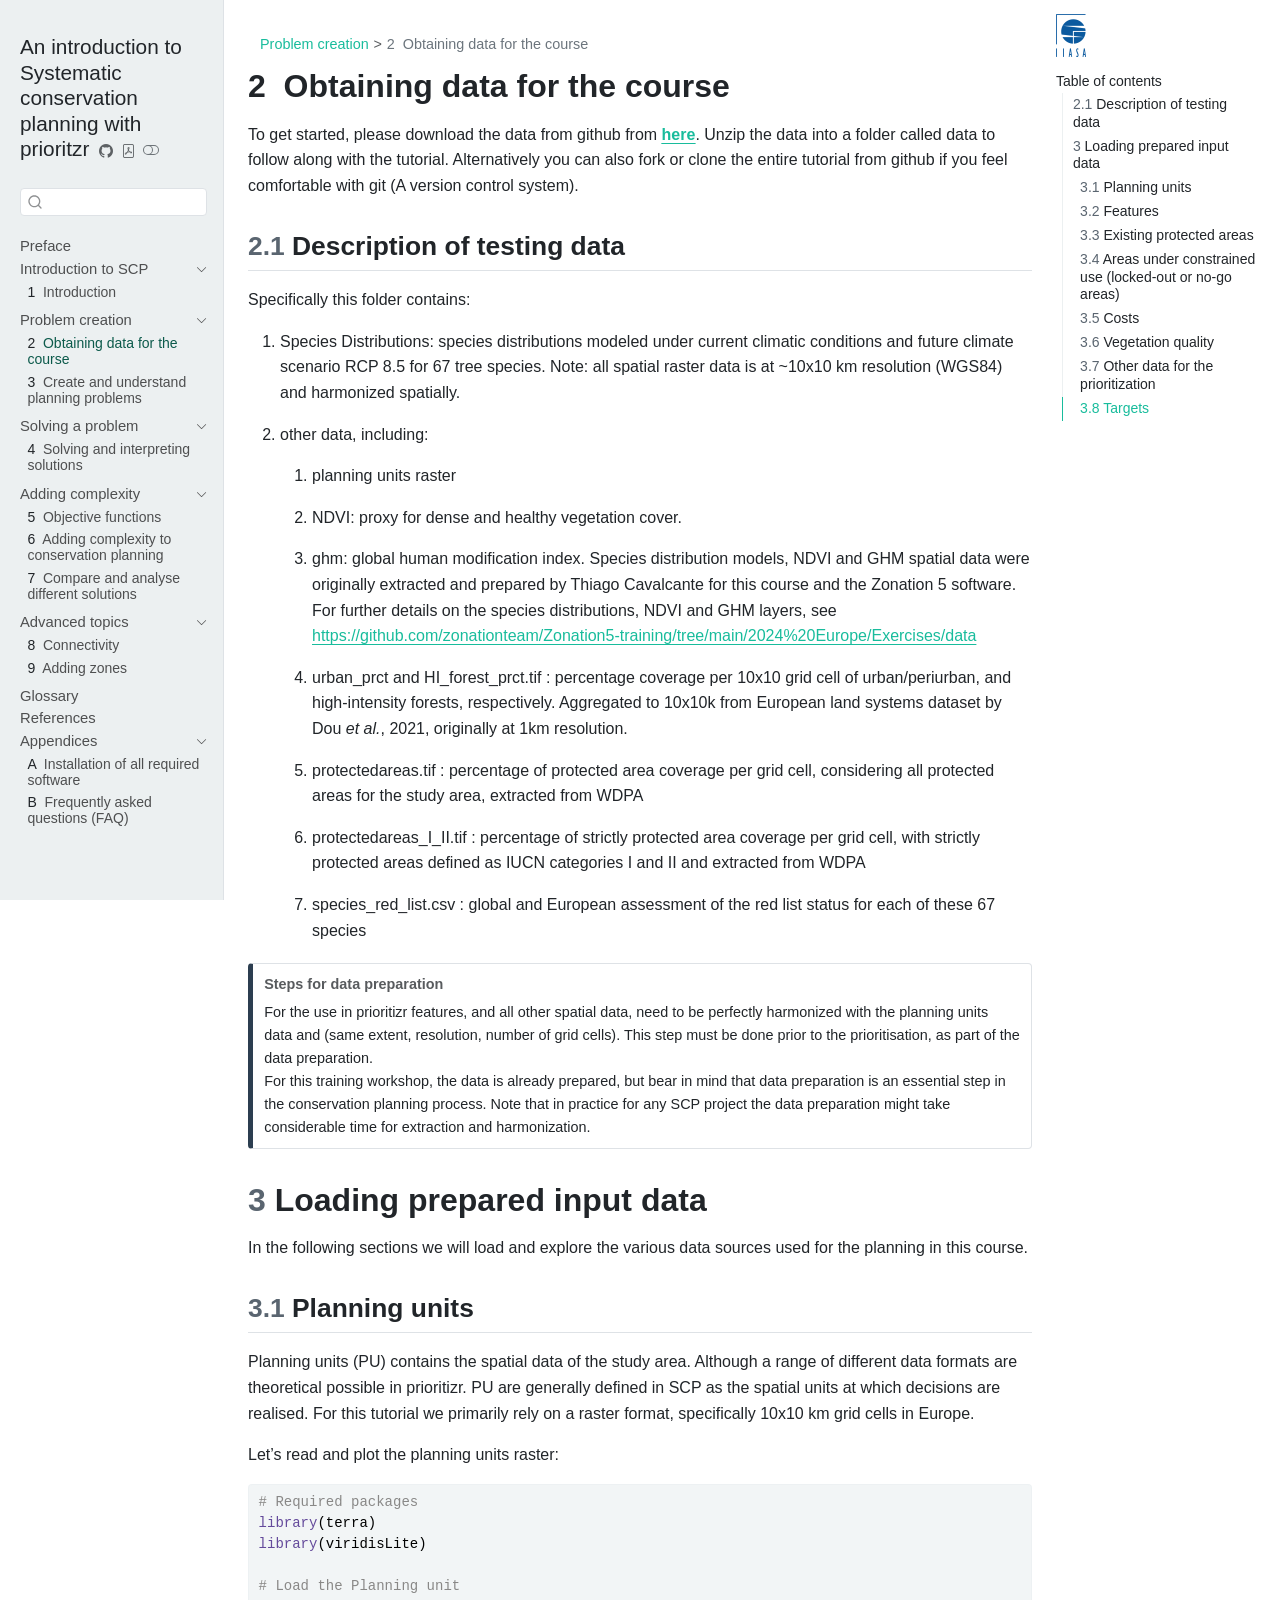
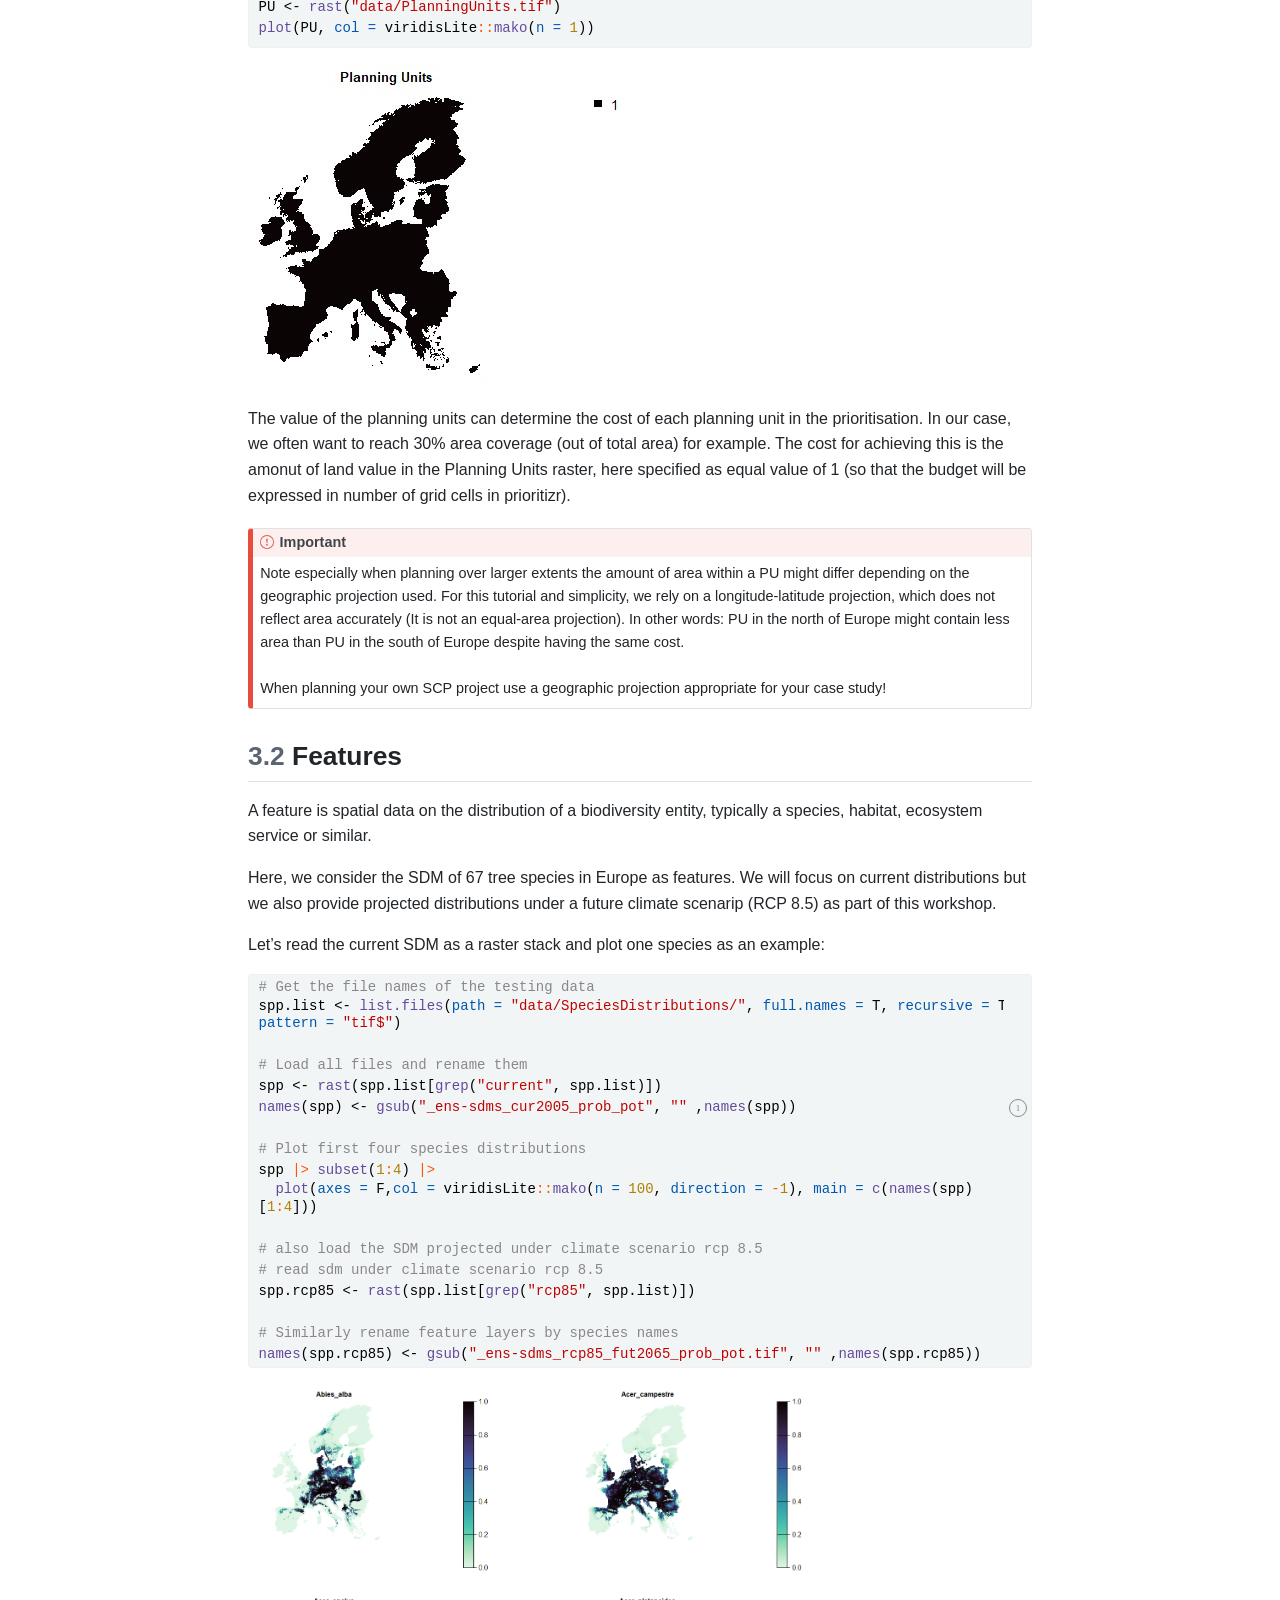
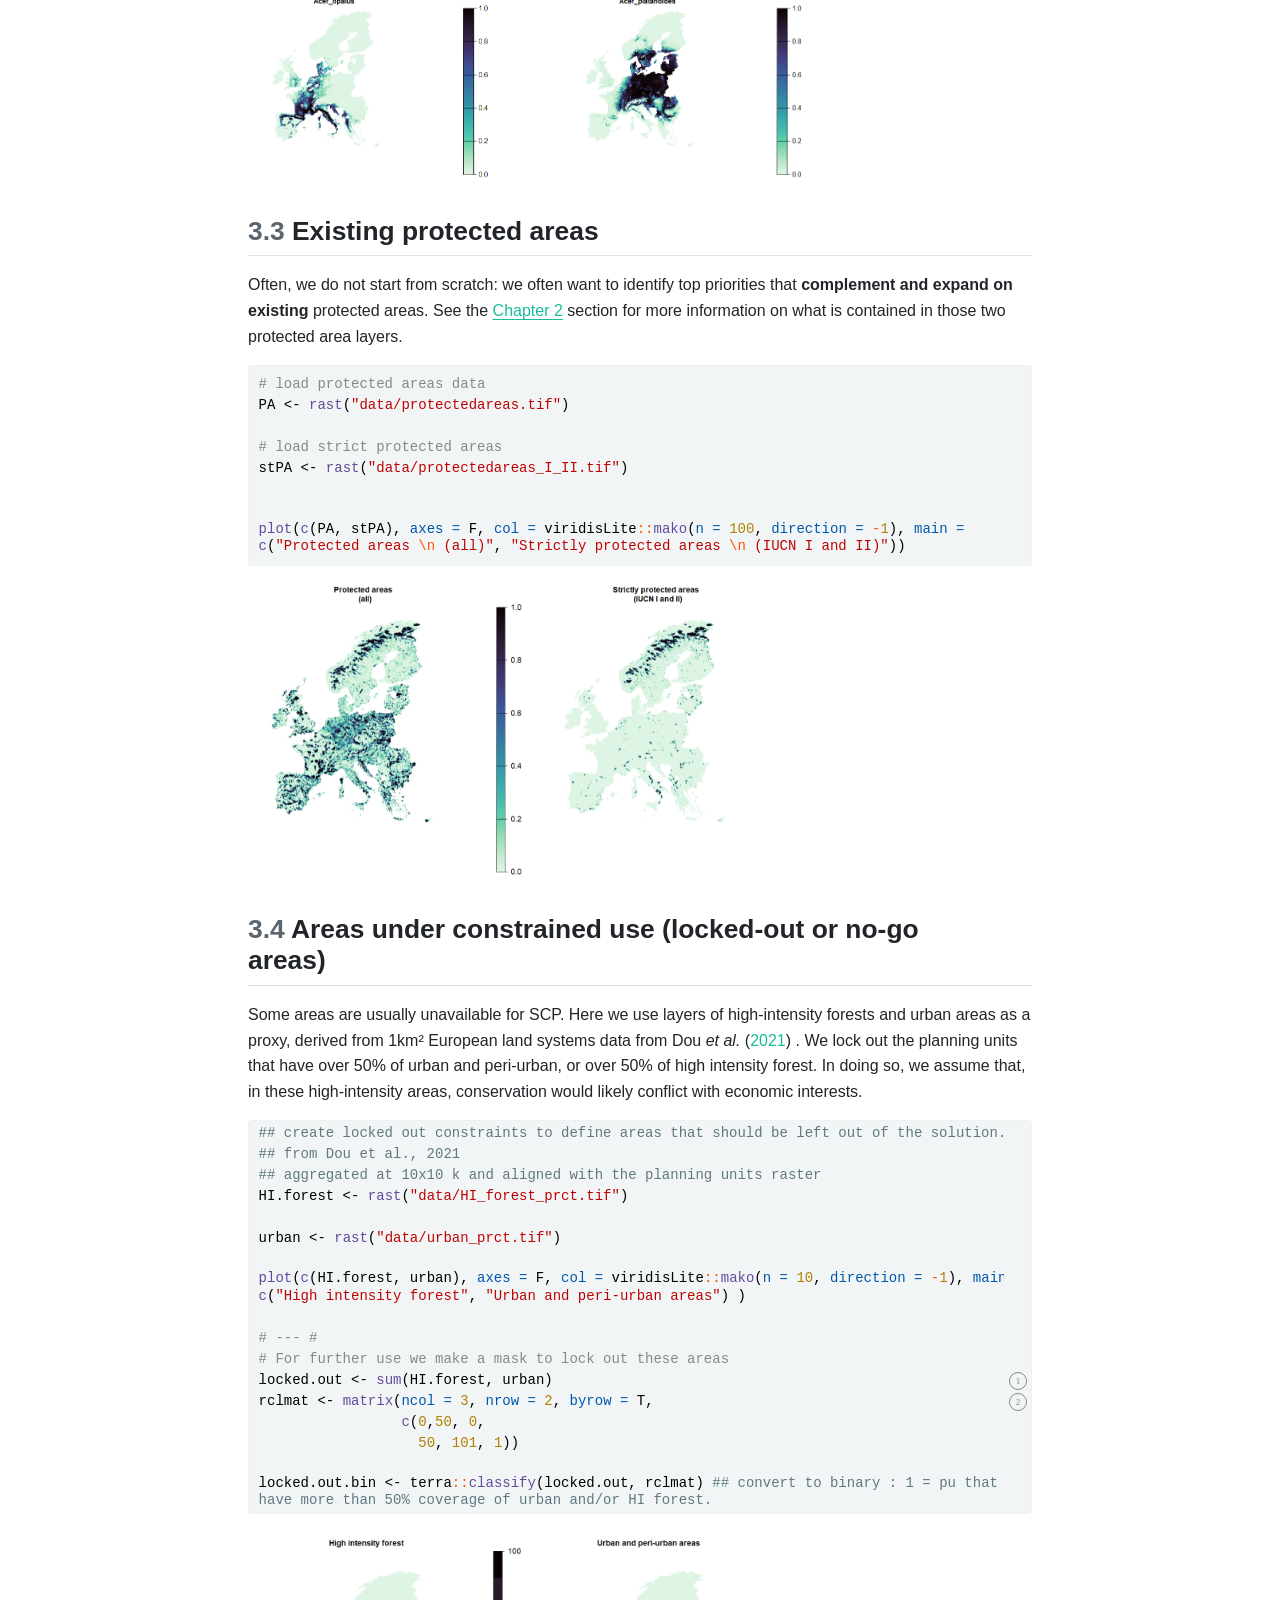
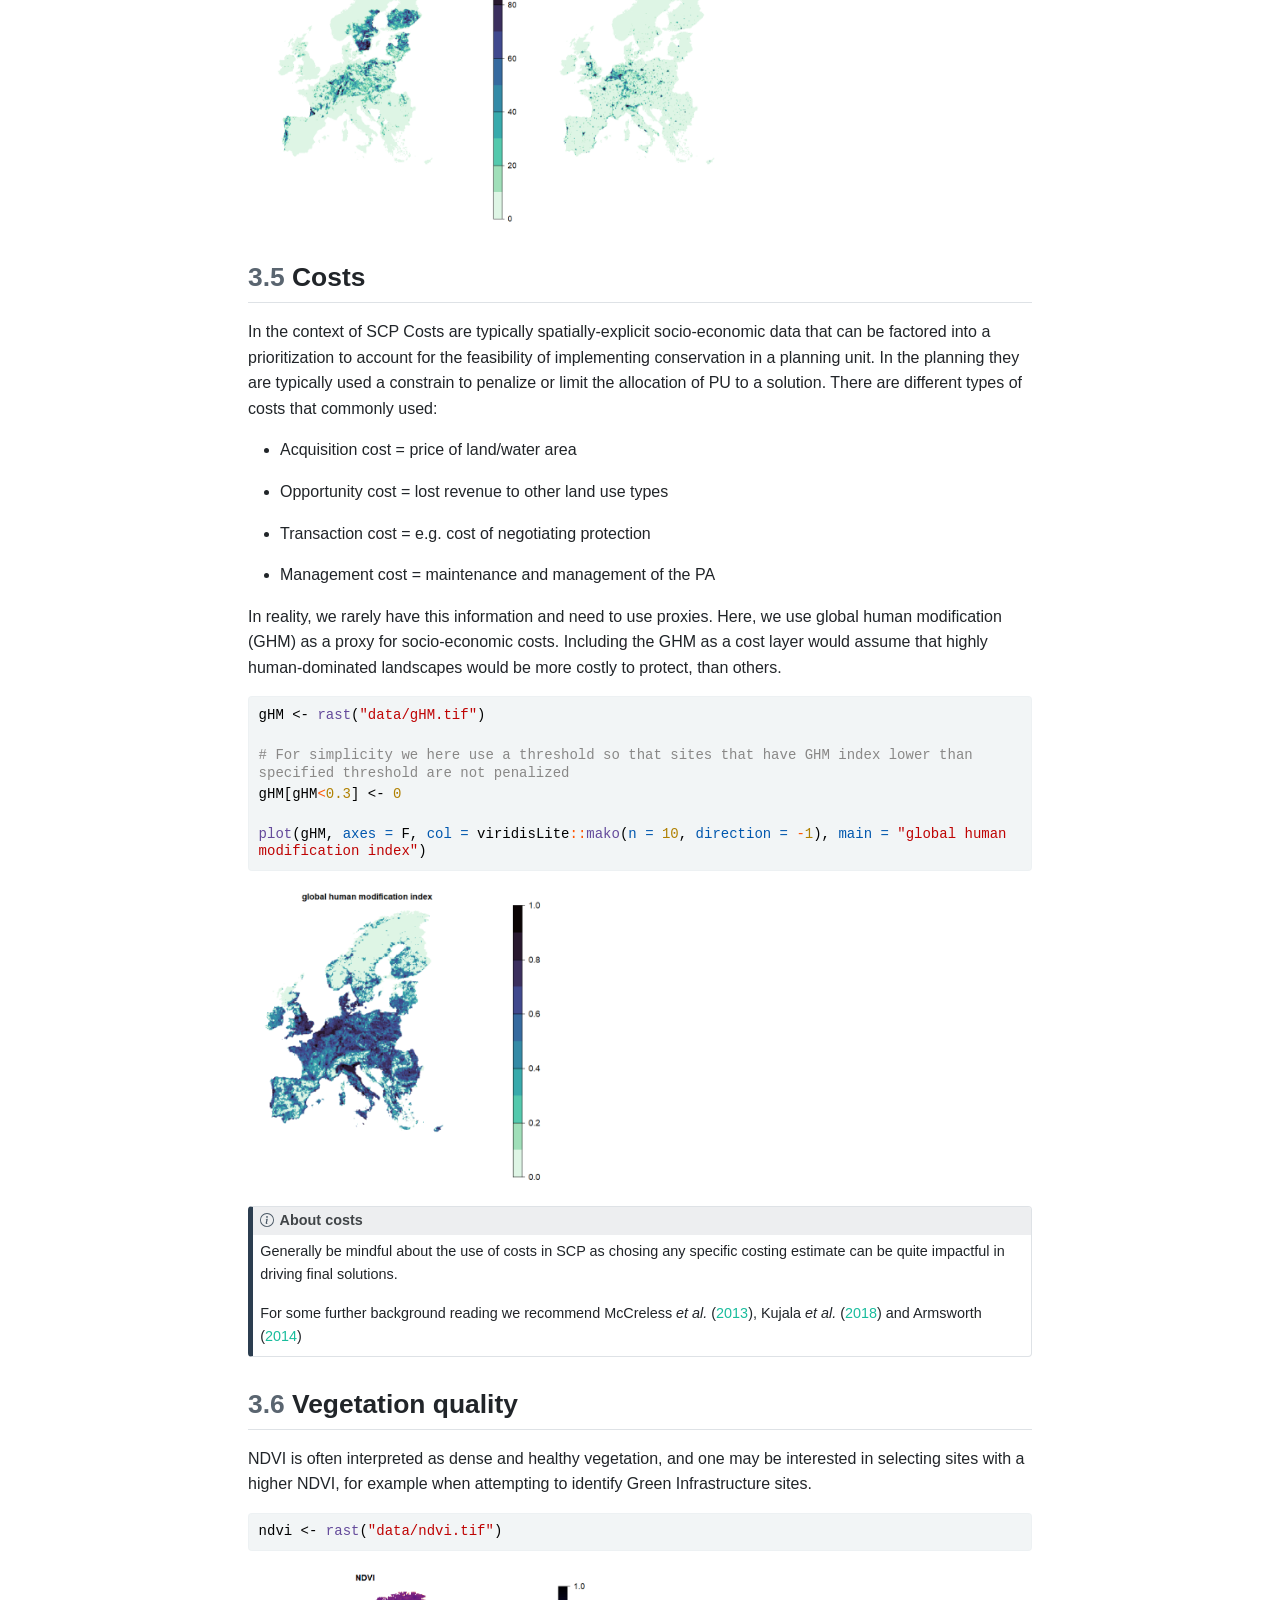
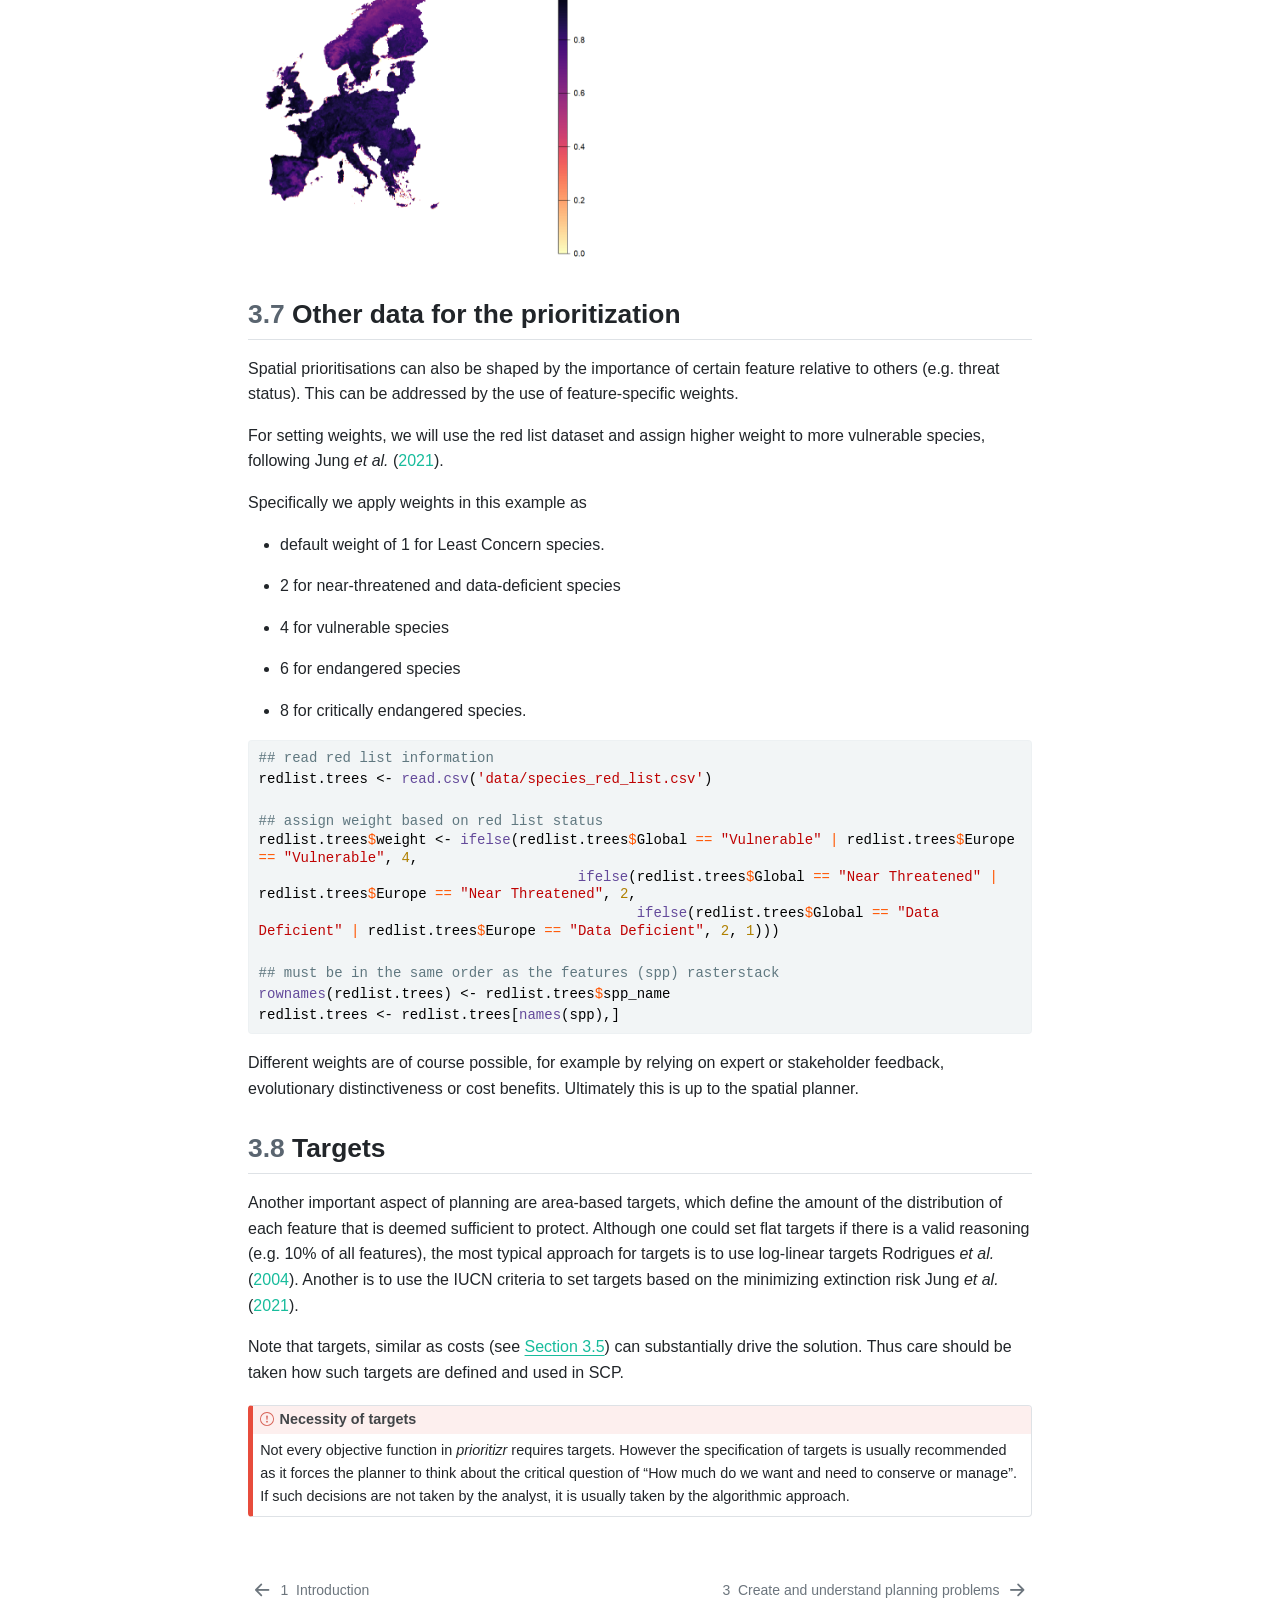
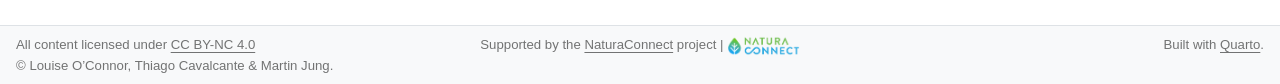
<file: chapters/Datapreparation.html>
<!DOCTYPE html>
<html xmlns="http://www.w3.org/1999/xhtml" lang="en" xml:lang="en"><head>

<meta charset="utf-8">
<meta name="generator" content="quarto-1.9.38">

<meta name="viewport" content="width=device-width, initial-scale=1.0, user-scalable=yes">


<title>2&nbsp; Obtaining data for the course – An introduction to Systematic conservation planning with prioritzr</title>
<style>
/* Default styles provided by pandoc.
** See https://pandoc.org/MANUAL.html#variables-for-html for config info.
*/
code{white-space: pre-wrap;}
span.smallcaps{font-variant: small-caps;}
div.columns{display: flex; gap: min(4vw, 1.5em);}
div.column{flex: auto; overflow-x: auto;}
div.hanging-indent{margin-left: 1.5em; text-indent: -1.5em;}
ul.task-list{list-style: none;}
ul.task-list li input[type="checkbox"] {
  width: 0.8em;
  margin: 0 0.8em 0.2em -1em; /* quarto-specific, see https://github.com/quarto-dev/quarto-cli/issues/4556 */ 
  vertical-align: middle;
}
/* CSS for syntax highlighting */
html { -webkit-text-size-adjust: 100%; }
pre > code.sourceCode { white-space: pre; position: relative; }
pre > code.sourceCode > span { display: inline-block; line-height: 1.25; }
pre > code.sourceCode > span:empty { height: 1.2em; }
.sourceCode { overflow: visible; }
code.sourceCode > span { color: inherit; text-decoration: inherit; }
div.sourceCode { margin: 1em 0; }
pre.sourceCode { margin: 0; }
@media screen {
div.sourceCode { overflow: auto; }
}
@media print {
pre > code.sourceCode { white-space: pre-wrap; }
pre > code.sourceCode > span { text-indent: -5em; padding-left: 5em; }
}
pre.numberSource code
  { counter-reset: source-line 0; }
pre.numberSource code > span
  { position: relative; left: -4em; counter-increment: source-line; }
pre.numberSource code > span > a:first-child::before
  { content: counter(source-line);
    position: relative; left: -1em; text-align: right; vertical-align: baseline;
    border: none; display: inline-block;
    -webkit-touch-callout: none; -webkit-user-select: none;
    -khtml-user-select: none; -moz-user-select: none;
    -ms-user-select: none; user-select: none;
    padding: 0 4px; width: 4em;
  }
pre.numberSource { margin-left: 3em;  padding-left: 4px; }
div.sourceCode
  {   }
@media screen {
pre > code.sourceCode > span > a:first-child::before { text-decoration: underline; }
}
/* CSS for citations */
div.csl-bib-body { }
div.csl-entry {
  clear: both;
}
.hanging-indent div.csl-entry {
  margin-left:2em;
  text-indent:-2em;
}
div.csl-left-margin {
  min-width:2em;
  float:left;
}
div.csl-right-inline {
  margin-left:2em;
  padding-left:1em;
}
div.csl-indent {
  margin-left: 2em;
}</style>


<script src="../site_libs/quarto-nav/quarto-nav.js"></script>
<script src="../site_libs/quarto-nav/headroom.min.js"></script>
<script src="../site_libs/clipboard/clipboard.min.js"></script>
<script src="../site_libs/quarto-search/autocomplete.umd.js"></script>
<script src="../site_libs/quarto-search/fuse.min.js"></script>
<script src="../site_libs/quarto-search/quarto-search.js"></script>
<meta name="quarto:offset" content="../">
<link href="../chapters/Problemcreation.html" rel="next">
<link href="../chapters/intro.html" rel="prev">
<link href="..//resources/favicon.ico" rel="icon">
<script src="../site_libs/quarto-html/quarto.js" type="module"></script>
<script src="../site_libs/quarto-html/tabsets/tabsets.js" type="module"></script>
<script src="../site_libs/quarto-html/popper.min.js"></script>
<script src="../site_libs/quarto-html/tippy.umd.min.js"></script>
<script src="../site_libs/quarto-html/anchor.min.js"></script>
<link href="../site_libs/quarto-html/tippy.css" rel="stylesheet">
<link href="../site_libs/quarto-html/quarto-syntax-highlighting-8e563bccdeb7e5b4bf8f1d510bb78af9.css" rel="stylesheet" class="quarto-color-scheme" id="quarto-text-highlighting-styles">
<link href="../site_libs/quarto-html/quarto-syntax-highlighting-dark-8e563bccdeb7e5b4bf8f1d510bb78af9.css" rel="stylesheet" class="quarto-color-scheme quarto-color-alternate" id="quarto-text-highlighting-styles">
<link href="../site_libs/quarto-html/quarto-syntax-highlighting-8e563bccdeb7e5b4bf8f1d510bb78af9.css" rel="stylesheet" class="quarto-color-scheme-extra" id="quarto-text-highlighting-styles">
<script src="../site_libs/bootstrap/bootstrap.min.js"></script>
<link href="../site_libs/bootstrap/bootstrap-icons.css" rel="stylesheet">
<link href="../site_libs/bootstrap/bootstrap-b4038ea033d9bff4059b66adea6c21d7.min.css" rel="stylesheet" append-hash="true" class="quarto-color-scheme" id="quarto-bootstrap" data-mode="light">
<link href="../site_libs/bootstrap/bootstrap-dark-64cd986272760cbdcf880694e67bc337.min.css" rel="stylesheet" append-hash="true" class="quarto-color-scheme quarto-color-alternate" id="quarto-bootstrap" data-mode="dark">
<link href="../site_libs/bootstrap/bootstrap-b4038ea033d9bff4059b66adea6c21d7.min.css" rel="stylesheet" append-hash="true" class="quarto-color-scheme-extra" id="quarto-bootstrap" data-mode="light">
<script id="quarto-search-options" type="application/json">{
  "location": "sidebar",
  "copy-button": false,
  "collapse-after": 3,
  "panel-placement": "start",
  "type": "textbox",
  "limit": 50,
  "keyboard-shortcut": [
    "f",
    "/",
    "s"
  ],
  "show-item-context": false,
  "language": {
    "search-no-results-text": "No results",
    "search-matching-documents-text": "matching documents",
    "search-copy-link-title": "Copy link to search",
    "search-hide-matches-text": "Hide additional matches",
    "search-more-match-text": "more match in this document",
    "search-more-matches-text": "more matches in this document",
    "search-clear-button-title": "Clear",
    "search-text-placeholder": "",
    "search-detached-cancel-button-title": "Cancel",
    "search-submit-button-title": "Submit",
    "search-label": "Search"
  }
}</script>
<style>html{ scroll-behavior: smooth; }</style>


</head>

<body class="nav-sidebar docked quarto-light"><script id="quarto-html-before-body" type="application/javascript">
    const toggleBodyColorMode = (bsSheetEl) => {
      const mode = bsSheetEl.getAttribute("data-mode");
      const bodyEl = window.document.querySelector("body");
      if (mode === "dark") {
        bodyEl.classList.add("quarto-dark");
        bodyEl.classList.remove("quarto-light");
      } else {
        bodyEl.classList.add("quarto-light");
        bodyEl.classList.remove("quarto-dark");
      }
    }
    const toggleBodyColorPrimary = () => {
      const bsSheetEl = window.document.querySelector("link#quarto-bootstrap:not([rel=disabled-stylesheet])");
      if (bsSheetEl) {
        toggleBodyColorMode(bsSheetEl);
      }
    }
    const setColorSchemeToggle = (alternate) => {
      const toggles = window.document.querySelectorAll('.quarto-color-scheme-toggle');
      for (let i=0; i < toggles.length; i++) {
        const toggle = toggles[i];
        if (toggle) {
          if (alternate) {
            toggle.classList.add("alternate");
          } else {
            toggle.classList.remove("alternate");
          }
        }
      }
    };
    const toggleColorMode = (alternate) => {
      // Switch the stylesheets
      const primaryStylesheets = window.document.querySelectorAll('link.quarto-color-scheme:not(.quarto-color-alternate)');
      const alternateStylesheets = window.document.querySelectorAll('link.quarto-color-scheme.quarto-color-alternate');
      manageTransitions('#quarto-margin-sidebar .nav-link', false);
      if (alternate) {
        // note: dark is layered on light, we don't disable primary!
        enableStylesheet(alternateStylesheets);
        for (const sheetNode of alternateStylesheets) {
          if (sheetNode.id === "quarto-bootstrap") {
            toggleBodyColorMode(sheetNode);
          }
        }
      } else {
        disableStylesheet(alternateStylesheets);
        enableStylesheet(primaryStylesheets)
        toggleBodyColorPrimary();
      }
      manageTransitions('#quarto-margin-sidebar .nav-link', true);
      // Switch the toggles
      setColorSchemeToggle(alternate)
      // Hack to workaround the fact that safari doesn't
      // properly recolor the scrollbar when toggling (#1455)
      if (navigator.userAgent.indexOf('Safari') > 0 && navigator.userAgent.indexOf('Chrome') == -1) {
        manageTransitions("body", false);
        window.scrollTo(0, 1);
        setTimeout(() => {
          window.scrollTo(0, 0);
          manageTransitions("body", true);
        }, 40);
      }
    }
    const disableStylesheet = (stylesheets) => {
      for (let i=0; i < stylesheets.length; i++) {
        const stylesheet = stylesheets[i];
        stylesheet.rel = 'disabled-stylesheet';
      }
    }
    const enableStylesheet = (stylesheets) => {
      for (let i=0; i < stylesheets.length; i++) {
        const stylesheet = stylesheets[i];
        if(stylesheet.rel !== 'stylesheet') { // for Chrome, which will still FOUC without this check
          stylesheet.rel = 'stylesheet';
        }
      }
    }
    const manageTransitions = (selector, allowTransitions) => {
      const els = window.document.querySelectorAll(selector);
      for (let i=0; i < els.length; i++) {
        const el = els[i];
        if (allowTransitions) {
          el.classList.remove('notransition');
        } else {
          el.classList.add('notransition');
        }
      }
    }
    const isFileUrl = () => {
      return window.location.protocol === 'file:';
    }
    const hasAlternateSentinel = () => {
      let styleSentinel = getColorSchemeSentinel();
      if (styleSentinel !== null) {
        return styleSentinel === "alternate";
      } else {
        return false;
      }
    }
    const setStyleSentinel = (alternate) => {
      const value = alternate ? "alternate" : "default";
      if (!isFileUrl()) {
        window.localStorage.setItem("quarto-color-scheme", value);
      } else {
        localAlternateSentinel = value;
      }
    }
    const getColorSchemeSentinel = () => {
      if (!isFileUrl()) {
        const storageValue = window.localStorage.getItem("quarto-color-scheme");
        return storageValue != null ? storageValue : localAlternateSentinel;
      } else {
        return localAlternateSentinel;
      }
    }
    const toggleGiscusIfUsed = (isAlternate, darkModeDefault) => {
      const baseTheme = document.querySelector('#giscus-base-theme')?.value ?? 'light';
      const alternateTheme = document.querySelector('#giscus-alt-theme')?.value ?? 'dark';
      let newTheme = '';
      if(authorPrefersDark) {
        newTheme = isAlternate ? baseTheme : alternateTheme;
      } else {
        newTheme = isAlternate ? alternateTheme : baseTheme;
      }
      const changeGiscusTheme = () => {
        // From: https://github.com/giscus/giscus/issues/336
        const sendMessage = (message) => {
          const iframe = document.querySelector('iframe.giscus-frame');
          if (!iframe) return;
          iframe.contentWindow.postMessage({ giscus: message }, 'https://giscus.app');
        }
        sendMessage({
          setConfig: {
            theme: newTheme
          }
        });
      }
      const isGiscussLoaded = window.document.querySelector('iframe.giscus-frame') !== null;
      if (isGiscussLoaded) {
        changeGiscusTheme();
      }
    };
    const authorPrefersDark = false;
    const darkModeDefault = authorPrefersDark;
      document.querySelector('link#quarto-text-highlighting-styles.quarto-color-scheme-extra').rel = 'disabled-stylesheet';
      document.querySelector('link#quarto-bootstrap.quarto-color-scheme-extra').rel = 'disabled-stylesheet';
    let localAlternateSentinel = darkModeDefault ? 'alternate' : 'default';
    // Dark / light mode switch
    window.quartoToggleColorScheme = () => {
      // Read the current dark / light value
      let toAlternate = !hasAlternateSentinel();
      toggleColorMode(toAlternate);
      setStyleSentinel(toAlternate);
      toggleGiscusIfUsed(toAlternate, darkModeDefault);
      window.dispatchEvent(new Event('resize'));
    };
    // Switch to dark mode if need be
    if (hasAlternateSentinel()) {
      toggleColorMode(true);
    } else {
      toggleColorMode(false);
    }
  </script>

<div id="quarto-search-results"></div>
  <header id="quarto-header" class="headroom fixed-top">
  <nav class="quarto-secondary-nav">
    <div class="container-fluid d-flex">
      <button type="button" class="quarto-btn-toggle btn" data-bs-toggle="collapse" role="button" data-bs-target=".quarto-sidebar-collapse-item" aria-controls="quarto-sidebar" aria-expanded="false" aria-label="Toggle sidebar navigation" onclick="if (window.quartoToggleHeadroom) { window.quartoToggleHeadroom(); }">
        <i class="bi bi-layout-text-sidebar-reverse"></i>
      </button>
        <nav class="quarto-page-breadcrumbs" aria-label="breadcrumb"><ol class="breadcrumb"><li class="breadcrumb-item"><a href="../chapters/Datapreparation.html">Problem creation</a></li><li class="breadcrumb-item"><a href="../chapters/Datapreparation.html"><span class="chapter-number">2</span>&nbsp; <span class="chapter-title">Obtaining data for the course</span></a></li></ol></nav>
        <a class="flex-grow-1" role="navigation" data-bs-toggle="collapse" data-bs-target=".quarto-sidebar-collapse-item" aria-controls="quarto-sidebar" aria-expanded="false" aria-label="Toggle sidebar navigation" onclick="if (window.quartoToggleHeadroom) { window.quartoToggleHeadroom(); }">      
        </a>
      <button type="button" class="btn quarto-search-button" aria-label="Search" onclick="window.quartoOpenSearch();">
        <i class="bi bi-search"></i>
      </button>
    </div>
  </nav>
</header>
<!-- content -->
<div id="quarto-content" class="quarto-container page-columns page-rows-contents page-layout-article">
<!-- sidebar -->
  <nav id="quarto-sidebar" class="sidebar collapse collapse-horizontal quarto-sidebar-collapse-item sidebar-navigation docked overflow-auto">
    <div class="pt-lg-2 mt-2 text-left sidebar-header">
    <div class="sidebar-title mb-0 py-0">
      <a href="../">An introduction to Systematic conservation planning with prioritzr</a> 
        <div class="sidebar-tools-main tools-wide">
    <a href="https://github.com/iiasa/eccb2026" title="Source Code" class="quarto-navigation-tool px-1" aria-label="Source Code"><i class="bi bi-github"></i></a>
    <a href="../An-introduction-to-Systematic-conservation-planning-with-prioritzr.pdf" title="Download PDF" class="quarto-navigation-tool px-1" aria-label="Download PDF"><i class="bi bi-file-pdf"></i></a>
  <a href="" class="quarto-color-scheme-toggle quarto-navigation-tool  px-1" onclick="window.quartoToggleColorScheme(); return false;" title="Toggle dark mode"><i class="bi"></i></a>
</div>
    </div>
      </div>
        <div class="mt-2 flex-shrink-0 align-items-center">
        <div class="sidebar-search">
        <div id="quarto-search" class="" title="Search"></div>
        </div>
        </div>
    <div class="sidebar-menu-container"> 
    <ul class="list-unstyled mt-1">
        <li class="sidebar-item">
  <div class="sidebar-item-container"> 
  <a href="../index.html" class="sidebar-item-text sidebar-link">
 <span class="menu-text">Preface</span></a>
  </div>
</li>
        <li class="sidebar-item sidebar-item-section">
      <div class="sidebar-item-container"> 
            <a class="sidebar-item-text sidebar-link text-start" data-bs-toggle="collapse" data-bs-target="#quarto-sidebar-section-1" role="navigation" aria-expanded="true">
 <span class="menu-text">Introduction to SCP</span></a>
          <a class="sidebar-item-toggle text-start" data-bs-toggle="collapse" data-bs-target="#quarto-sidebar-section-1" role="navigation" aria-expanded="true" aria-label="Toggle section">
            <i class="bi bi-chevron-right ms-2"></i>
          </a> 
      </div>
      <ul id="quarto-sidebar-section-1" class="collapse list-unstyled sidebar-section depth1 show">  
          <li class="sidebar-item">
  <div class="sidebar-item-container"> 
  <a href="../chapters/intro.html" class="sidebar-item-text sidebar-link">
 <span class="menu-text"><span class="chapter-number">1</span>&nbsp; <span class="chapter-title">Introduction</span></span></a>
  </div>
</li>
      </ul>
  </li>
        <li class="sidebar-item sidebar-item-section">
      <div class="sidebar-item-container"> 
            <a class="sidebar-item-text sidebar-link text-start" data-bs-toggle="collapse" data-bs-target="#quarto-sidebar-section-2" role="navigation" aria-expanded="true">
 <span class="menu-text">Problem creation</span></a>
          <a class="sidebar-item-toggle text-start" data-bs-toggle="collapse" data-bs-target="#quarto-sidebar-section-2" role="navigation" aria-expanded="true" aria-label="Toggle section">
            <i class="bi bi-chevron-right ms-2"></i>
          </a> 
      </div>
      <ul id="quarto-sidebar-section-2" class="collapse list-unstyled sidebar-section depth1 show">  
          <li class="sidebar-item">
  <div class="sidebar-item-container"> 
  <a href="../chapters/Datapreparation.html" class="sidebar-item-text sidebar-link active">
 <span class="menu-text"><span class="chapter-number">2</span>&nbsp; <span class="chapter-title">Obtaining data for the course</span></span></a>
  </div>
</li>
          <li class="sidebar-item">
  <div class="sidebar-item-container"> 
  <a href="../chapters/Problemcreation.html" class="sidebar-item-text sidebar-link">
 <span class="menu-text"><span class="chapter-number">3</span>&nbsp; <span class="chapter-title">Create and understand planning problems</span></span></a>
  </div>
</li>
      </ul>
  </li>
        <li class="sidebar-item sidebar-item-section">
      <div class="sidebar-item-container"> 
            <a class="sidebar-item-text sidebar-link text-start" data-bs-toggle="collapse" data-bs-target="#quarto-sidebar-section-3" role="navigation" aria-expanded="true">
 <span class="menu-text">Solving a problem</span></a>
          <a class="sidebar-item-toggle text-start" data-bs-toggle="collapse" data-bs-target="#quarto-sidebar-section-3" role="navigation" aria-expanded="true" aria-label="Toggle section">
            <i class="bi bi-chevron-right ms-2"></i>
          </a> 
      </div>
      <ul id="quarto-sidebar-section-3" class="collapse list-unstyled sidebar-section depth1 show">  
          <li class="sidebar-item">
  <div class="sidebar-item-container"> 
  <a href="../chapters/SolutionInterpretation.html" class="sidebar-item-text sidebar-link">
 <span class="menu-text"><span class="chapter-number">4</span>&nbsp; <span class="chapter-title">Solving and interpreting solutions</span></span></a>
  </div>
</li>
      </ul>
  </li>
        <li class="sidebar-item sidebar-item-section">
      <div class="sidebar-item-container"> 
            <a class="sidebar-item-text sidebar-link text-start" data-bs-toggle="collapse" data-bs-target="#quarto-sidebar-section-4" role="navigation" aria-expanded="true">
 <span class="menu-text">Adding complexity</span></a>
          <a class="sidebar-item-toggle text-start" data-bs-toggle="collapse" data-bs-target="#quarto-sidebar-section-4" role="navigation" aria-expanded="true" aria-label="Toggle section">
            <i class="bi bi-chevron-right ms-2"></i>
          </a> 
      </div>
      <ul id="quarto-sidebar-section-4" class="collapse list-unstyled sidebar-section depth1 show">  
          <li class="sidebar-item">
  <div class="sidebar-item-container"> 
  <a href="../chapters/ObjectiveFunctions.html" class="sidebar-item-text sidebar-link">
 <span class="menu-text"><span class="chapter-number">5</span>&nbsp; <span class="chapter-title">Objective functions</span></span></a>
  </div>
</li>
          <li class="sidebar-item">
  <div class="sidebar-item-container"> 
  <a href="../chapters/ProblemComplexity.html" class="sidebar-item-text sidebar-link">
 <span class="menu-text"><span class="chapter-number">6</span>&nbsp; <span class="chapter-title">Adding complexity to conservation planning</span></span></a>
  </div>
</li>
          <li class="sidebar-item">
  <div class="sidebar-item-container"> 
  <a href="../chapters/CompareSolutions.html" class="sidebar-item-text sidebar-link">
 <span class="menu-text"><span class="chapter-number">7</span>&nbsp; <span class="chapter-title">Compare and analyse different solutions</span></span></a>
  </div>
</li>
      </ul>
  </li>
        <li class="sidebar-item sidebar-item-section">
      <div class="sidebar-item-container"> 
            <a class="sidebar-item-text sidebar-link text-start" data-bs-toggle="collapse" data-bs-target="#quarto-sidebar-section-5" role="navigation" aria-expanded="true">
 <span class="menu-text">Advanced topics</span></a>
          <a class="sidebar-item-toggle text-start" data-bs-toggle="collapse" data-bs-target="#quarto-sidebar-section-5" role="navigation" aria-expanded="true" aria-label="Toggle section">
            <i class="bi bi-chevron-right ms-2"></i>
          </a> 
      </div>
      <ul id="quarto-sidebar-section-5" class="collapse list-unstyled sidebar-section depth1 show">  
          <li class="sidebar-item">
  <div class="sidebar-item-container"> 
  <a href="../chapters/Connectivity.html" class="sidebar-item-text sidebar-link">
 <span class="menu-text"><span class="chapter-number">8</span>&nbsp; <span class="chapter-title">Connectivity</span></span></a>
  </div>
</li>
          <li class="sidebar-item">
  <div class="sidebar-item-container"> 
  <a href="../chapters/Zones.html" class="sidebar-item-text sidebar-link">
 <span class="menu-text"><span class="chapter-number">9</span>&nbsp; <span class="chapter-title">Adding zones</span></span></a>
  </div>
</li>
      </ul>
  </li>
        <li class="sidebar-item">
  <div class="sidebar-item-container"> 
  <a href="../glossary.html" class="sidebar-item-text sidebar-link">
 <span class="menu-text">Glossary</span></a>
  </div>
</li>
        <li class="sidebar-item">
  <div class="sidebar-item-container"> 
  <a href="../references.html" class="sidebar-item-text sidebar-link">
 <span class="menu-text">References</span></a>
  </div>
</li>
        <li class="sidebar-item sidebar-item-section">
      <div class="sidebar-item-container"> 
            <a class="sidebar-item-text sidebar-link text-start" data-bs-toggle="collapse" data-bs-target="#quarto-sidebar-section-6" role="navigation" aria-expanded="true">
 <span class="menu-text">Appendices</span></a>
          <a class="sidebar-item-toggle text-start" data-bs-toggle="collapse" data-bs-target="#quarto-sidebar-section-6" role="navigation" aria-expanded="true" aria-label="Toggle section">
            <i class="bi bi-chevron-right ms-2"></i>
          </a> 
      </div>
      <ul id="quarto-sidebar-section-6" class="collapse list-unstyled sidebar-section depth1 show">  
          <li class="sidebar-item">
  <div class="sidebar-item-container"> 
  <a href="../appendices/installation.html" class="sidebar-item-text sidebar-link">
 <span class="menu-text"><span class="chapter-number">A</span>&nbsp; <span class="chapter-title">Installation of all required software</span></span></a>
  </div>
</li>
          <li class="sidebar-item">
  <div class="sidebar-item-container"> 
  <a href="../appendices/FAQ.html" class="sidebar-item-text sidebar-link">
 <span class="menu-text"><span class="chapter-number">B</span>&nbsp; <span class="chapter-title">Frequently asked questions (FAQ)</span></span></a>
  </div>
</li>
      </ul>
  </li>
    </ul>
    </div>
</nav>
<div id="quarto-sidebar-glass" class="quarto-sidebar-collapse-item" data-bs-toggle="collapse" data-bs-target=".quarto-sidebar-collapse-item"></div>
<!-- margin-sidebar -->
    <div id="quarto-margin-sidebar" class="sidebar margin-sidebar"><div class="quarto-margin-header"><div class="margin-header-item">
<p><img src="../resources/IIASA_logo_small.png" class="img-fluid"></p>
</div></div>
        <nav id="TOC" role="doc-toc" class="toc-active">
    <h2 id="toc-title">Table of contents</h2>
   
  <ul>
  <li><a href="#description-of-testing-data" id="toc-description-of-testing-data" class="nav-link active" data-scroll-target="#description-of-testing-data"><span class="header-section-number">2.1</span> Description of testing data</a></li>
  <li><a href="#sec-dataprep" id="toc-sec-dataprep" class="nav-link" data-scroll-target="#sec-dataprep"><span class="header-section-number">3</span> Loading prepared input data</a>
  <ul class="collapse">
  <li><a href="#planning-units" id="toc-planning-units" class="nav-link" data-scroll-target="#planning-units"><span class="header-section-number">3.1</span> Planning units</a></li>
  <li><a href="#features" id="toc-features" class="nav-link" data-scroll-target="#features"><span class="header-section-number">3.2</span> Features</a></li>
  <li><a href="#existing-protected-areas" id="toc-existing-protected-areas" class="nav-link" data-scroll-target="#existing-protected-areas"><span class="header-section-number">3.3</span> Existing protected areas</a></li>
  <li><a href="#areas-under-constrained-use-locked-out-or-no-go-areas" id="toc-areas-under-constrained-use-locked-out-or-no-go-areas" class="nav-link" data-scroll-target="#areas-under-constrained-use-locked-out-or-no-go-areas"><span class="header-section-number">3.4</span> Areas under constrained use (locked-out or no-go areas)</a></li>
  <li><a href="#sec-costs" id="toc-sec-costs" class="nav-link" data-scroll-target="#sec-costs"><span class="header-section-number">3.5</span> Costs</a></li>
  <li><a href="#vegetation-quality" id="toc-vegetation-quality" class="nav-link" data-scroll-target="#vegetation-quality"><span class="header-section-number">3.6</span> Vegetation quality</a></li>
  <li><a href="#other-data-for-the-prioritization" id="toc-other-data-for-the-prioritization" class="nav-link" data-scroll-target="#other-data-for-the-prioritization"><span class="header-section-number">3.7</span> Other data for the prioritization</a></li>
  <li><a href="#sec-targets" id="toc-sec-targets" class="nav-link" data-scroll-target="#sec-targets"><span class="header-section-number">3.8</span> Targets</a></li>
  </ul></li>
  </ul>
</nav>
    </div>
<!-- main -->
<main class="content" id="quarto-document-content">


<header id="title-block-header" class="quarto-title-block default"><nav class="quarto-page-breadcrumbs quarto-title-breadcrumbs d-none d-lg-block" aria-label="breadcrumb"><ol class="breadcrumb"><li class="breadcrumb-item"><a href="../chapters/Datapreparation.html">Problem creation</a></li><li class="breadcrumb-item"><a href="../chapters/Datapreparation.html"><span class="chapter-number">2</span>&nbsp; <span class="chapter-title">Obtaining data for the course</span></a></li></ol></nav>
<div class="quarto-title">
<h1 class="title"><span id="sec-obtaining-data" class="quarto-section-identifier"><span class="chapter-number">2</span>&nbsp; <span class="chapter-title">Obtaining data for the course</span></span></h1>
</div>



<div class="quarto-title-meta">

    
  
    
  </div>
  


</header>


<p>To get started, please download the data from github from <a href="https://github.com/iiasa/eccb2024/raw/martin/extdata/data.zip" title="Data for the course"><u><strong>here</strong></u></a>. Unzip the data into a folder called data to follow along with the tutorial. Alternatively you can also fork or clone the entire tutorial from github if you feel comfortable with git (A version control system).</p>
<section id="description-of-testing-data" class="level2" data-number="2.1">
<h2 data-number="2.1" class="anchored" data-anchor-id="description-of-testing-data"><span class="header-section-number">2.1</span> Description of testing data</h2>
<p>Specifically this folder contains:</p>
<ol type="1">
<li><p>Species Distributions: species distributions modeled under current climatic conditions and future climate scenario RCP 8.5 for 67 tree species. Note: all spatial raster data is at ~10x10 km resolution (WGS84) and harmonized spatially.</p></li>
<li><p>other data, including:</p>
<ol type="1">
<li><p>planning units raster</p></li>
<li><p>NDVI: proxy for dense and healthy vegetation cover.</p></li>
<li><p>ghm: global human modification index. Species distribution models, NDVI and GHM spatial data were originally extracted and prepared by Thiago Cavalcante for this course and the Zonation 5 software. For further details on the species distributions, NDVI and GHM layers, see <a href="https://github.com/zonationteam/Zonation5-training/tree/main/2024%20Europe/Exercises/data" class="uri">https://github.com/zonationteam/Zonation5-training/tree/main/2024%20Europe/Exercises/data</a></p></li>
<li><p>urban_prct and HI_forest_prct.tif : percentage coverage per 10x10 grid cell of urban/periurban, and high-intensity forests, respectively. Aggregated to 10x10k from European land systems dataset by Dou <em>et al.</em>, 2021, originally at 1km resolution.</p></li>
<li><p>protectedareas.tif : percentage of protected area coverage per grid cell, considering all protected areas for the study area, extracted from WDPA</p></li>
<li><p>protectedareas_I_II.tif : percentage of strictly protected area coverage per grid cell, with strictly protected areas defined as IUCN categories I and II and extracted from WDPA</p></li>
<li><p>species_red_list.csv : global and European assessment of the red list status for each of these 67 species</p></li>
</ol></li>
</ol>
<div class="callout callout-style-simple callout-note no-icon callout-titled">
<div class="callout-header d-flex align-content-center">
<div class="callout-icon-container">
<i class="callout-icon no-icon"></i>
</div>
<div class="callout-title-container flex-fill">
<span class="screen-reader-only">Note</span>Steps for data preparation
</div>
</div>
<div class="callout-body-container callout-body">
<p>For the use in prioritizr features, and all other spatial data, need to be perfectly harmonized with the planning units data and (same extent, resolution, number of grid cells). This step must be done prior to the prioritisation, as part of the data preparation.<br>
For this training workshop, the data is already prepared, but bear in mind that data preparation is an essential step in the conservation planning process. Note that in practice for any SCP project the data preparation might take considerable time for extraction and harmonization.</p>
</div>
</div>
</section>
<section id="sec-dataprep" class="level1" data-number="3">
<h1 data-number="3"><span class="header-section-number">3</span> Loading prepared input data</h1>
<p>In the following sections we will load and explore the various data sources used for the planning in this course.</p>
<section id="planning-units" class="level2" data-number="3.1">
<h2 data-number="3.1" class="anchored" data-anchor-id="planning-units"><span class="header-section-number">3.1</span> Planning units</h2>
<p>Planning units (PU) contains the spatial data of the study area. Although a range of different data formats are theoretical possible in prioritizr. PU are generally defined in SCP as the spatial units at which decisions are realised. For this tutorial we primarily rely on a raster format, specifically 10x10 km grid cells in Europe.</p>
<p>Let’s read and plot the planning units raster:</p>
<div class="cell">
<div class="code-copy-outer-scaffold"><div class="sourceCode cell-code" id="cb1"><pre class="sourceCode r code-with-copy"><code class="sourceCode r"><span id="cb1-1"><a href="#cb1-1" aria-hidden="true" tabindex="-1"></a><span class="co"># Required packages</span></span>
<span id="cb1-2"><a href="#cb1-2" aria-hidden="true" tabindex="-1"></a><span class="fu">library</span>(terra)</span>
<span id="cb1-3"><a href="#cb1-3" aria-hidden="true" tabindex="-1"></a><span class="fu">library</span>(viridisLite)</span>
<span id="cb1-4"><a href="#cb1-4" aria-hidden="true" tabindex="-1"></a></span>
<span id="cb1-5"><a href="#cb1-5" aria-hidden="true" tabindex="-1"></a><span class="co"># Load the Planning unit</span></span>
<span id="cb1-6"><a href="#cb1-6" aria-hidden="true" tabindex="-1"></a>PU <span class="ot">&lt;-</span> <span class="fu">rast</span>(<span class="st">"data/PlanningUnits.tif"</span>)</span>
<span id="cb1-7"><a href="#cb1-7" aria-hidden="true" tabindex="-1"></a><span class="fu">plot</span>(PU, <span class="at">col =</span> viridisLite<span class="sc">::</span><span class="fu">mako</span>(<span class="at">n =</span> <span class="dv">1</span>))</span></code></pre></div><button title="Copy to Clipboard" class="code-copy-button"><i class="bi"></i></button></div>
</div>
<p><img src="../figures/data_PUmap.jpg" class="img-fluid"></p>
<p>The value of the planning units can determine the cost of each planning unit in the prioritisation. In our case, we often want to reach 30% area coverage (out of total area) for example. The cost for achieving this is the amonut of land value in the Planning Units raster, here specified as equal value of 1 (so that the budget will be expressed in number of grid cells in prioritizr).</p>
<div class="callout callout-style-default callout-important callout-titled">
<div class="callout-header d-flex align-content-center">
<div class="callout-icon-container">
<i class="callout-icon"></i>
</div>
<div class="callout-title-container flex-fill">
Important
</div>
</div>
<div class="callout-body-container callout-body">
<p>Note especially when planning over larger extents the amount of area within a PU might differ depending on the geographic projection used. For this tutorial and simplicity, we rely on a longitude-latitude projection, which does not reflect area accurately (It is not an equal-area projection). In other words: PU in the north of Europe might contain less area than PU in the south of Europe despite having the same cost.<br>
<br>
When planning your own SCP project use a geographic projection appropriate for your case study!</p>
</div>
</div>
</section>
<section id="features" class="level2" data-number="3.2">
<h2 data-number="3.2" class="anchored" data-anchor-id="features"><span class="header-section-number">3.2</span> Features</h2>
<p>A feature is spatial data on the distribution of a biodiversity entity, typically a species, habitat, ecosystem service or similar.</p>
<p>Here, we consider the SDM of 67 tree species in Europe as features. We will focus on current distributions but we also provide projected distributions under a future climate scenarip (RCP 8.5) as part of this workshop.</p>
<p>Let’s read the current SDM as a raster stack and plot one species as an example:</p>
<div class="cell">
<div class="code-copy-outer-scaffold"><div class="sourceCode cell-code" id="annotated-cell-2"><pre class="sourceCode r code-annotation-code code-with-copy code-annotated"><code class="sourceCode r"><span id="annotated-cell-2-1"><a href="#annotated-cell-2-1" aria-hidden="true" tabindex="-1"></a><span class="co"># Get the file names of the testing data</span></span>
<span id="annotated-cell-2-2"><a href="#annotated-cell-2-2" aria-hidden="true" tabindex="-1"></a>spp.list <span class="ot">&lt;-</span> <span class="fu">list.files</span>(<span class="at">path =</span> <span class="st">"data/SpeciesDistributions/"</span>, <span class="at">full.names =</span> T, <span class="at">recursive =</span> T, <span class="at">pattern =</span> <span class="st">"tif$"</span>)</span>
<span id="annotated-cell-2-3"><a href="#annotated-cell-2-3" aria-hidden="true" tabindex="-1"></a></span>
<span id="annotated-cell-2-4"><a href="#annotated-cell-2-4" aria-hidden="true" tabindex="-1"></a><span class="co"># Load all files and rename them </span></span>
<span id="annotated-cell-2-5"><a href="#annotated-cell-2-5" aria-hidden="true" tabindex="-1"></a>spp <span class="ot">&lt;-</span> <span class="fu">rast</span>(spp.list[<span class="fu">grep</span>(<span class="st">"current"</span>, spp.list)])</span>
<button class="code-annotation-anchor" data-target-cell="annotated-cell-2" data-target-annotation="1">1</button><span id="annotated-cell-2-6" class="code-annotation-target"><a href="#annotated-cell-2-6" aria-hidden="true" tabindex="-1"></a><span class="fu">names</span>(spp) <span class="ot">&lt;-</span> <span class="fu">gsub</span>(<span class="st">"_ens-sdms_cur2005_prob_pot"</span>, <span class="st">""</span> ,<span class="fu">names</span>(spp))</span>
<span id="annotated-cell-2-7"><a href="#annotated-cell-2-7" aria-hidden="true" tabindex="-1"></a></span>
<span id="annotated-cell-2-8"><a href="#annotated-cell-2-8" aria-hidden="true" tabindex="-1"></a><span class="co"># Plot first four species distributions  </span></span>
<span id="annotated-cell-2-9"><a href="#annotated-cell-2-9" aria-hidden="true" tabindex="-1"></a>spp <span class="sc">|&gt;</span> <span class="fu">subset</span>(<span class="dv">1</span><span class="sc">:</span><span class="dv">4</span>) <span class="sc">|&gt;</span> </span>
<span id="annotated-cell-2-10"><a href="#annotated-cell-2-10" aria-hidden="true" tabindex="-1"></a>  <span class="fu">plot</span>(<span class="at">axes =</span> F,<span class="at">col =</span> viridisLite<span class="sc">::</span><span class="fu">mako</span>(<span class="at">n =</span> <span class="dv">100</span>, <span class="at">direction =</span> <span class="sc">-</span><span class="dv">1</span>), <span class="at">main =</span> <span class="fu">c</span>(<span class="fu">names</span>(spp)[<span class="dv">1</span><span class="sc">:</span><span class="dv">4</span>]))</span>
<span id="annotated-cell-2-11"><a href="#annotated-cell-2-11" aria-hidden="true" tabindex="-1"></a></span>
<span id="annotated-cell-2-12"><a href="#annotated-cell-2-12" aria-hidden="true" tabindex="-1"></a><span class="co"># also load the SDM projected under climate scenario rcp 8.5 </span></span>
<span id="annotated-cell-2-13"><a href="#annotated-cell-2-13" aria-hidden="true" tabindex="-1"></a><span class="co"># read sdm under climate scenario rcp 8.5</span></span>
<span id="annotated-cell-2-14"><a href="#annotated-cell-2-14" aria-hidden="true" tabindex="-1"></a>spp.rcp85 <span class="ot">&lt;-</span> <span class="fu">rast</span>(spp.list[<span class="fu">grep</span>(<span class="st">"rcp85"</span>, spp.list)])</span>
<span id="annotated-cell-2-15"><a href="#annotated-cell-2-15" aria-hidden="true" tabindex="-1"></a></span>
<span id="annotated-cell-2-16"><a href="#annotated-cell-2-16" aria-hidden="true" tabindex="-1"></a><span class="co"># Similarly rename feature layers by species names</span></span>
<span id="annotated-cell-2-17"><a href="#annotated-cell-2-17" aria-hidden="true" tabindex="-1"></a><span class="fu">names</span>(spp.rcp85) <span class="ot">&lt;-</span> <span class="fu">gsub</span>(<span class="st">"_ens-sdms_rcp85_fut2065_prob_pot.tif"</span>, <span class="st">""</span> ,<span class="fu">names</span>(spp.rcp85))</span><div class="code-annotation-gutter-bg"></div><div class="code-annotation-gutter"></div></code></pre></div><button title="Copy to Clipboard" class="code-copy-button"><i class="bi"></i></button></div>
<div class="cell-annotation">
<dl class="code-annotation-container-hidden code-annotation-container-grid">
<dt data-target-cell="annotated-cell-2" data-target-annotation="1">1</dt>
<dd>
<span data-code-cell="annotated-cell-2" data-code-lines="6" data-code-annotation="1">We rename feature layers by species names. This will enable to link the features rasters to a table of feature characteristics, weights, targets, taxonomy.</span>
</dd>
</dl>
</div>
</div>
<p><img src="../figures/data_species.PNG" class="img-fluid" width="559"></p>
</section>
<section id="existing-protected-areas" class="level2" data-number="3.3">
<h2 data-number="3.3" class="anchored" data-anchor-id="existing-protected-areas"><span class="header-section-number">3.3</span> Existing protected areas</h2>
<p>Often, we do not start from scratch: we often want to identify top priorities that <strong>complement and expand on existing</strong> protected areas. See the <a href="#sec-obtaining-data" class="quarto-xref"><span>Chapter 2</span></a> section for more information on what is contained in those two protected area layers.</p>
<div class="cell">
<div class="code-copy-outer-scaffold"><div class="sourceCode cell-code" id="cb2"><pre class="sourceCode r code-with-copy"><code class="sourceCode r"><span id="cb2-1"><a href="#cb2-1" aria-hidden="true" tabindex="-1"></a><span class="co"># load protected areas data</span></span>
<span id="cb2-2"><a href="#cb2-2" aria-hidden="true" tabindex="-1"></a>PA <span class="ot">&lt;-</span> <span class="fu">rast</span>(<span class="st">"data/protectedareas.tif"</span>)</span>
<span id="cb2-3"><a href="#cb2-3" aria-hidden="true" tabindex="-1"></a></span>
<span id="cb2-4"><a href="#cb2-4" aria-hidden="true" tabindex="-1"></a><span class="co"># load strict protected areas</span></span>
<span id="cb2-5"><a href="#cb2-5" aria-hidden="true" tabindex="-1"></a>stPA <span class="ot">&lt;-</span> <span class="fu">rast</span>(<span class="st">"data/protectedareas_I_II.tif"</span>)</span>
<span id="cb2-6"><a href="#cb2-6" aria-hidden="true" tabindex="-1"></a></span>
<span id="cb2-7"><a href="#cb2-7" aria-hidden="true" tabindex="-1"></a></span>
<span id="cb2-8"><a href="#cb2-8" aria-hidden="true" tabindex="-1"></a><span class="fu">plot</span>(<span class="fu">c</span>(PA, stPA), <span class="at">axes =</span> F, <span class="at">col =</span> viridisLite<span class="sc">::</span><span class="fu">mako</span>(<span class="at">n =</span> <span class="dv">100</span>, <span class="at">direction =</span> <span class="sc">-</span><span class="dv">1</span>), <span class="at">main =</span> <span class="fu">c</span>(<span class="st">"Protected areas </span><span class="sc">\n</span><span class="st"> (all)"</span>, <span class="st">"Strictly protected areas </span><span class="sc">\n</span><span class="st"> (IUCN I and II)"</span>))</span></code></pre></div><button title="Copy to Clipboard" class="code-copy-button"><i class="bi"></i></button></div>
</div>
<p><img src="../figures/data_PA_stPA.PNG" class="img-fluid" width="484"></p>
</section>
<section id="areas-under-constrained-use-locked-out-or-no-go-areas" class="level2" data-number="3.4">
<h2 data-number="3.4" class="anchored" data-anchor-id="areas-under-constrained-use-locked-out-or-no-go-areas"><span class="header-section-number">3.4</span> Areas under constrained use (locked-out or no-go areas)</h2>
<p>Some areas are usually unavailable for SCP. Here we use layers of high-intensity forests and urban areas as a proxy, derived from 1km² European land systems data from <span class="citation" data-cites="dou2021new">Dou <em>et al.</em> (<a href="../references.html#ref-dou2021new" role="doc-biblioref">2021</a>)</span> . We lock out the planning units that have over 50% of urban and peri-urban, or over 50% of high intensity forest. In doing so, we assume that, in these high-intensity areas, conservation would likely conflict with economic interests.</p>
<div class="cell">
<div class="code-copy-outer-scaffold"><div class="sourceCode cell-code" id="annotated-cell-4"><pre class="sourceCode r code-annotation-code code-with-copy code-annotated"><code class="sourceCode r"><span id="annotated-cell-4-1"><a href="#annotated-cell-4-1" aria-hidden="true" tabindex="-1"></a><span class="do">## create locked out constraints to define areas that should be left out of the solution.</span></span>
<span id="annotated-cell-4-2"><a href="#annotated-cell-4-2" aria-hidden="true" tabindex="-1"></a><span class="do">## from Dou et al., 2021</span></span>
<span id="annotated-cell-4-3"><a href="#annotated-cell-4-3" aria-hidden="true" tabindex="-1"></a><span class="do">## aggregated at 10x10 k and aligned with the planning units raster</span></span>
<span id="annotated-cell-4-4"><a href="#annotated-cell-4-4" aria-hidden="true" tabindex="-1"></a>HI.forest <span class="ot">&lt;-</span> <span class="fu">rast</span>(<span class="st">"data/HI_forest_prct.tif"</span>)</span>
<span id="annotated-cell-4-5"><a href="#annotated-cell-4-5" aria-hidden="true" tabindex="-1"></a></span>
<span id="annotated-cell-4-6"><a href="#annotated-cell-4-6" aria-hidden="true" tabindex="-1"></a>urban <span class="ot">&lt;-</span> <span class="fu">rast</span>(<span class="st">"data/urban_prct.tif"</span>)</span>
<span id="annotated-cell-4-7"><a href="#annotated-cell-4-7" aria-hidden="true" tabindex="-1"></a></span>
<span id="annotated-cell-4-8"><a href="#annotated-cell-4-8" aria-hidden="true" tabindex="-1"></a><span class="fu">plot</span>(<span class="fu">c</span>(HI.forest, urban), <span class="at">axes =</span> F, <span class="at">col =</span> viridisLite<span class="sc">::</span><span class="fu">mako</span>(<span class="at">n =</span> <span class="dv">10</span>, <span class="at">direction =</span> <span class="sc">-</span><span class="dv">1</span>), <span class="at">main =</span> <span class="fu">c</span>(<span class="st">"High intensity forest"</span>, <span class="st">"Urban and peri-urban areas"</span>) )</span>
<span id="annotated-cell-4-9"><a href="#annotated-cell-4-9" aria-hidden="true" tabindex="-1"></a></span>
<span id="annotated-cell-4-10"><a href="#annotated-cell-4-10" aria-hidden="true" tabindex="-1"></a><span class="co"># --- #</span></span>
<span id="annotated-cell-4-11"><a href="#annotated-cell-4-11" aria-hidden="true" tabindex="-1"></a><span class="co"># For further use we make a mask to lock out these areas</span></span>
<button class="code-annotation-anchor" data-target-cell="annotated-cell-4" data-target-annotation="1">1</button><span id="annotated-cell-4-12" class="code-annotation-target"><a href="#annotated-cell-4-12" aria-hidden="true" tabindex="-1"></a>locked.out <span class="ot">&lt;-</span> <span class="fu">sum</span>(HI.forest, urban)</span>
<button class="code-annotation-anchor" data-target-cell="annotated-cell-4" data-target-annotation="2">2</button><span id="annotated-cell-4-13" class="code-annotation-target"><a href="#annotated-cell-4-13" aria-hidden="true" tabindex="-1"></a>rclmat <span class="ot">&lt;-</span> <span class="fu">matrix</span>(<span class="at">ncol =</span> <span class="dv">3</span>, <span class="at">nrow =</span> <span class="dv">2</span>, <span class="at">byrow =</span> T,</span>
<span id="annotated-cell-4-14"><a href="#annotated-cell-4-14" aria-hidden="true" tabindex="-1"></a>                 <span class="fu">c</span>(<span class="dv">0</span>,<span class="dv">50</span>, <span class="dv">0</span>,</span>
<span id="annotated-cell-4-15"><a href="#annotated-cell-4-15" aria-hidden="true" tabindex="-1"></a>                   <span class="dv">50</span>, <span class="dv">101</span>, <span class="dv">1</span>))</span>
<span id="annotated-cell-4-16"><a href="#annotated-cell-4-16" aria-hidden="true" tabindex="-1"></a></span>
<span id="annotated-cell-4-17"><a href="#annotated-cell-4-17" aria-hidden="true" tabindex="-1"></a>locked.out.bin <span class="ot">&lt;-</span> terra<span class="sc">::</span><span class="fu">classify</span>(locked.out, rclmat) <span class="do">## convert to binary : 1 = pu that have more than 50% coverage of urban and/or HI forest.</span></span><div class="code-annotation-gutter-bg"></div><div class="code-annotation-gutter"></div></code></pre></div><button title="Copy to Clipboard" class="code-copy-button"><i class="bi"></i></button></div>
<div class="cell-annotation">
<dl class="code-annotation-container-hidden code-annotation-container-grid">
<dt data-target-cell="annotated-cell-4" data-target-annotation="1">1</dt>
<dd>
<span data-code-cell="annotated-cell-4" data-code-lines="12" data-code-annotation="1">Sum up the area shares of both classes as a proxy.</span>
</dd>
<dt data-target-cell="annotated-cell-4" data-target-annotation="2">2</dt>
<dd>
<span data-code-cell="annotated-cell-4" data-code-lines="13" data-code-annotation="2">Define a matrix for reclassification as highlighted above.</span>
</dd>
</dl>
</div>
</div>
<p><img src="../figures/data_hi_forest_urban.PNG" class="img-fluid" width="517"></p>
</section>
<section id="sec-costs" class="level2" data-number="3.5">
<h2 data-number="3.5" class="anchored" data-anchor-id="sec-costs"><span class="header-section-number">3.5</span> Costs</h2>
<p>In the context of SCP Costs are typically spatially-explicit socio-economic data that can be factored into a prioritization to account for the feasibility of implementing conservation in a planning unit. In the planning they are typically used a constrain to penalize or limit the allocation of PU to a solution. There are different types of costs that commonly used:</p>
<ul>
<li><p>Acquisition cost = price of land/water area</p></li>
<li><p>Opportunity cost = lost revenue to other land use types</p></li>
<li><p>Transaction cost = e.g.&nbsp;cost of negotiating protection</p></li>
<li><p>Management cost = maintenance and management of the PA</p></li>
</ul>
<p>In reality, we rarely have this information and need to use proxies. Here, we use global human modification (GHM) as a proxy for socio-economic costs. Including the GHM as a cost layer would assume that highly human-dominated landscapes would be more costly to protect, than others.</p>
<div class="cell">
<div class="code-copy-outer-scaffold"><div class="sourceCode cell-code" id="cb3"><pre class="sourceCode r code-with-copy"><code class="sourceCode r"><span id="cb3-1"><a href="#cb3-1" aria-hidden="true" tabindex="-1"></a>gHM <span class="ot">&lt;-</span> <span class="fu">rast</span>(<span class="st">"data/gHM.tif"</span>)</span>
<span id="cb3-2"><a href="#cb3-2" aria-hidden="true" tabindex="-1"></a></span>
<span id="cb3-3"><a href="#cb3-3" aria-hidden="true" tabindex="-1"></a><span class="co"># For simplicity we here use a threshold so that sites that have GHM index lower than specified threshold are not penalized</span></span>
<span id="cb3-4"><a href="#cb3-4" aria-hidden="true" tabindex="-1"></a>gHM[gHM<span class="sc">&lt;</span><span class="fl">0.3</span>] <span class="ot">&lt;-</span> <span class="dv">0</span>  </span>
<span id="cb3-5"><a href="#cb3-5" aria-hidden="true" tabindex="-1"></a></span>
<span id="cb3-6"><a href="#cb3-6" aria-hidden="true" tabindex="-1"></a><span class="fu">plot</span>(gHM, <span class="at">axes =</span> F, <span class="at">col =</span> viridisLite<span class="sc">::</span><span class="fu">mako</span>(<span class="at">n =</span> <span class="dv">10</span>, <span class="at">direction =</span> <span class="sc">-</span><span class="dv">1</span>), <span class="at">main =</span> <span class="st">"global human modification index"</span>)</span></code></pre></div><button title="Copy to Clipboard" class="code-copy-button"><i class="bi"></i></button></div>
</div>
<p><img src="../figures/data_ghm.PNG" class="img-fluid" width="297"></p>
<div class="callout callout-style-default callout-note callout-titled">
<div class="callout-header d-flex align-content-center">
<div class="callout-icon-container">
<i class="callout-icon"></i>
</div>
<div class="callout-title-container flex-fill">
<span class="screen-reader-only">Note</span>About costs
</div>
</div>
<div class="callout-body-container callout-body">
<p>Generally be mindful about the use of costs in SCP as chosing any specific costing estimate can be quite impactful in driving final solutions.</p>
<p>For some further background reading we recommend <span class="citation" data-cites="mccreless2013cheap">McCreless <em>et al.</em> (<a href="../references.html#ref-mccreless2013cheap" role="doc-biblioref">2013</a>)</span>, <span class="citation" data-cites="kujala2018not">Kujala <em>et al.</em> (<a href="../references.html#ref-kujala2018not" role="doc-biblioref">2018</a>)</span> and <span class="citation" data-cites="armsworth2014inclusion">Armsworth (<a href="../references.html#ref-armsworth2014inclusion" role="doc-biblioref">2014</a>)</span></p>
</div>
</div>
</section>
<section id="vegetation-quality" class="level2" data-number="3.6">
<h2 data-number="3.6" class="anchored" data-anchor-id="vegetation-quality"><span class="header-section-number">3.6</span> Vegetation quality</h2>
<p>NDVI is often interpreted as dense and healthy vegetation, and one may be interested in selecting sites with a higher NDVI, for example when attempting to identify Green Infrastructure sites.</p>
<div class="cell">
<div class="code-copy-outer-scaffold"><div class="sourceCode cell-code" id="cb4"><pre class="sourceCode r code-with-copy"><code class="sourceCode r"><span id="cb4-1"><a href="#cb4-1" aria-hidden="true" tabindex="-1"></a>ndvi <span class="ot">&lt;-</span> <span class="fu">rast</span>(<span class="st">"data/ndvi.tif"</span>)</span></code></pre></div><button title="Copy to Clipboard" class="code-copy-button"><i class="bi"></i></button></div>
</div>
<p><img src="../figures/data_ndvi.PNG" class="img-fluid" width="348"></p>
</section>
<section id="other-data-for-the-prioritization" class="level2" data-number="3.7">
<h2 data-number="3.7" class="anchored" data-anchor-id="other-data-for-the-prioritization"><span class="header-section-number">3.7</span> Other data for the prioritization</h2>
<p>Spatial prioritisations can also be shaped by the importance of certain feature relative to others (e.g.&nbsp;threat status). This can be addressed by the use of feature-specific weights.</p>
<p>For setting weights, we will use the red list dataset and assign higher weight to more vulnerable species, following <span class="citation" data-cites="jung2021areas"><span class="nocase">Jung <em>et al.</em></span> (<a href="../references.html#ref-jung2021areas" role="doc-biblioref">2021</a>)</span>.</p>
<p>Specifically we apply weights in this example as</p>
<ul>
<li><p>default weight of 1 for Least Concern species.</p></li>
<li><p>2 for near-threatened and data-deficient species</p></li>
<li><p>4 for vulnerable species</p></li>
<li><p>6 for endangered species</p></li>
<li><p>8 for critically endangered species.</p></li>
</ul>
<div class="cell">
<div class="code-copy-outer-scaffold"><div class="sourceCode cell-code" id="cb5"><pre class="sourceCode r code-with-copy"><code class="sourceCode r"><span id="cb5-1"><a href="#cb5-1" aria-hidden="true" tabindex="-1"></a><span class="do">## read red list information</span></span>
<span id="cb5-2"><a href="#cb5-2" aria-hidden="true" tabindex="-1"></a>redlist.trees <span class="ot">&lt;-</span> <span class="fu">read.csv</span>(<span class="st">'data/species_red_list.csv'</span>)</span>
<span id="cb5-3"><a href="#cb5-3" aria-hidden="true" tabindex="-1"></a></span>
<span id="cb5-4"><a href="#cb5-4" aria-hidden="true" tabindex="-1"></a><span class="do">## assign weight based on red list status</span></span>
<span id="cb5-5"><a href="#cb5-5" aria-hidden="true" tabindex="-1"></a>redlist.trees<span class="sc">$</span>weight <span class="ot">&lt;-</span> <span class="fu">ifelse</span>(redlist.trees<span class="sc">$</span>Global <span class="sc">==</span> <span class="st">"Vulnerable"</span> <span class="sc">|</span> redlist.trees<span class="sc">$</span>Europe <span class="sc">==</span> <span class="st">"Vulnerable"</span>, <span class="dv">4</span>,</span>
<span id="cb5-6"><a href="#cb5-6" aria-hidden="true" tabindex="-1"></a>                                      <span class="fu">ifelse</span>(redlist.trees<span class="sc">$</span>Global <span class="sc">==</span> <span class="st">"Near Threatened"</span> <span class="sc">|</span> redlist.trees<span class="sc">$</span>Europe <span class="sc">==</span> <span class="st">"Near Threatened"</span>, <span class="dv">2</span>,</span>
<span id="cb5-7"><a href="#cb5-7" aria-hidden="true" tabindex="-1"></a>                                             <span class="fu">ifelse</span>(redlist.trees<span class="sc">$</span>Global <span class="sc">==</span> <span class="st">"Data Deficient"</span> <span class="sc">|</span> redlist.trees<span class="sc">$</span>Europe <span class="sc">==</span> <span class="st">"Data Deficient"</span>, <span class="dv">2</span>, <span class="dv">1</span>)))</span>
<span id="cb5-8"><a href="#cb5-8" aria-hidden="true" tabindex="-1"></a></span>
<span id="cb5-9"><a href="#cb5-9" aria-hidden="true" tabindex="-1"></a><span class="do">## must be in the same order as the features (spp) rasterstack</span></span>
<span id="cb5-10"><a href="#cb5-10" aria-hidden="true" tabindex="-1"></a><span class="fu">rownames</span>(redlist.trees) <span class="ot">&lt;-</span> redlist.trees<span class="sc">$</span>spp_name</span>
<span id="cb5-11"><a href="#cb5-11" aria-hidden="true" tabindex="-1"></a>redlist.trees <span class="ot">&lt;-</span> redlist.trees[<span class="fu">names</span>(spp),]</span></code></pre></div><button title="Copy to Clipboard" class="code-copy-button"><i class="bi"></i></button></div>
</div>
<p>Different weights are of course possible, for example by relying on expert or stakeholder feedback, evolutionary distinctiveness or cost benefits. Ultimately this is up to the spatial planner.</p>
</section>
<section id="sec-targets" class="level2" data-number="3.8">
<h2 data-number="3.8" class="anchored" data-anchor-id="sec-targets"><span class="header-section-number">3.8</span> Targets</h2>
<p>Another important aspect of planning are area-based targets, which define the amount of the distribution of each feature that is deemed sufficient to protect. Although one could set flat targets if there is a valid reasoning (e.g.&nbsp;10% of all features), the most typical approach for targets is to use log-linear targets <span class="citation" data-cites="rodrigues2004global"><span class="nocase">Rodrigues <em>et al.</em></span> (<a href="../references.html#ref-rodrigues2004global" role="doc-biblioref">2004</a>)</span>. Another is to use the IUCN criteria to set targets based on the minimizing extinction risk <span class="citation" data-cites="jung2021areas"><span class="nocase">Jung <em>et al.</em></span> (<a href="../references.html#ref-jung2021areas" role="doc-biblioref">2021</a>)</span>.</p>
<p>Note that targets, similar as costs (see <a href="#sec-costs" class="quarto-xref"><span>Section 3.5</span></a>) can substantially drive the solution. Thus care should be taken how such targets are defined and used in SCP.</p>
<div class="callout callout-style-default callout-important callout-titled">
<div class="callout-header d-flex align-content-center">
<div class="callout-icon-container">
<i class="callout-icon"></i>
</div>
<div class="callout-title-container flex-fill">
<span class="screen-reader-only">Important</span>Necessity of targets
</div>
</div>
<div class="callout-body-container callout-body">
<p>Not every objective function in <em>prioritizr</em> requires targets. However the specification of targets is usually recommended as it forces the planner to think about the critical question of “How much do we want and need to conserve or manage”. If such decisions are not taken by the analyst, it is usually taken by the algorithmic approach.</p>
</div>
</div>


<div id="refs" class="references csl-bib-body hanging-indent" role="list" style="display: none">
<div id="ref-armsworth2014inclusion" class="csl-entry" role="listitem">
Armsworth, P.R. (2014). Inclusion of costs in conservation planning depends on limited datasets and hopeful assumptions. <em>Annals of the New York Academy of Sciences</em>, <em>1322</em>, 61–76.
</div>
<div id="ref-dou2021new" class="csl-entry" role="listitem">
Dou, Y., Cosentino, F., Malek, Z., Maiorano, L., Thuiller, W. &amp; Verburg, P.H. (2021). A new european land systems representation accounting for landscape characteristics. <em>Landscape Ecology</em>, <em>36</em>, 2215–2234.
</div>
<div id="ref-jung2021areas" class="csl-entry" role="listitem">
<span class="nocase">Jung, M., Arnell, A., De Lamo, X., Garcı́a-Rangel, S., Lewis, M., Mark, J., Merow, C., Miles, L., Ondo, I., Pironon, S. &amp; others</span>. (2021). Areas of global importance for conserving terrestrial biodiversity, carbon and water. <em>Nature Ecology &amp; Evolution</em>, <em>5</em>, 1499–1509.
</div>
<div id="ref-kujala2018not" class="csl-entry" role="listitem">
Kujala, H., Lahoz-Monfort, J.J., Elith, J. &amp; Moilanen, A. (2018). Not all data are equal: Influence of data type and amount in spatial conservation prioritisation. <em>Methods in Ecology and Evolution</em>, <em>9</em>, 2249–2261.
</div>
<div id="ref-mccreless2013cheap" class="csl-entry" role="listitem">
McCreless, E., Visconti, P., Carwardine, J., Wilcox, C. &amp; Smith, R.J. (2013). Cheap and nasty? The potential perils of using management costs to identify global conservation priorities. <em>PLoS One</em>, <em>8</em>, e80893.
</div>
<div id="ref-rodrigues2004global" class="csl-entry" role="listitem">
<span class="nocase">Rodrigues, A.S., Akcakaya, H.R., Andelman, S.J., Bakarr, M.I., Boitani, L., Brooks, T.M., Chanson, J.S., Fishpool, L.D., Da Fonseca, G.A., Gaston, K.J. &amp; others</span>. (2004). Global gap analysis: Priority regions for expanding the global protected-area network. <em>BioScience</em>, <em>54</em>, 1092–1100.
</div>
</div>
</section>
</section>

</main> <!-- /main -->
<script id="quarto-html-after-body" type="application/javascript">
  window.document.addEventListener("DOMContentLoaded", function (event) {
    // Ensure there is a toggle, if there isn't float one in the top right
    if (window.document.querySelector('.quarto-color-scheme-toggle') === null) {
      const a = window.document.createElement('a');
      a.classList.add('top-right');
      a.classList.add('quarto-color-scheme-toggle');
      a.href = "";
      a.onclick = function() { try { window.quartoToggleColorScheme(); } catch {} return false; };
      const i = window.document.createElement("i");
      i.classList.add('bi');
      a.appendChild(i);
      window.document.body.appendChild(a);
    }
    setColorSchemeToggle(hasAlternateSentinel())
    const icon = "";
    const anchorJS = new window.AnchorJS();
    anchorJS.options = {
      placement: 'right',
      icon: icon
    };
    anchorJS.add('.anchored');
    const isCodeAnnotation = (el) => {
      for (const clz of el.classList) {
        if (clz.startsWith('code-annotation-')) {                     
          return true;
        }
      }
      return false;
    }
    const onCopySuccess = function(e) {
      // button target
      const button = e.trigger;
      // don't keep focus
      button.blur();
      // flash "checked"
      button.classList.add('code-copy-button-checked');
      var currentTitle = button.getAttribute("title");
      button.setAttribute("title", "Copied!");
      let tooltip;
      if (window.bootstrap) {
        button.setAttribute("data-bs-toggle", "tooltip");
        button.setAttribute("data-bs-placement", "left");
        button.setAttribute("data-bs-title", "Copied!");
        tooltip = new bootstrap.Tooltip(button, 
          { trigger: "manual", 
            customClass: "code-copy-button-tooltip",
            offset: [0, -8]});
        tooltip.show();    
      }
      setTimeout(function() {
        if (tooltip) {
          tooltip.hide();
          button.removeAttribute("data-bs-title");
          button.removeAttribute("data-bs-toggle");
          button.removeAttribute("data-bs-placement");
        }
        button.setAttribute("title", currentTitle);
        button.classList.remove('code-copy-button-checked');
      }, 1000);
      // clear code selection
      e.clearSelection();
    }
    const getTextToCopy = function(trigger) {
      const outerScaffold = trigger.parentElement.cloneNode(true);
      const codeEl = outerScaffold.querySelector('code');
      for (const childEl of codeEl.children) {
        if (isCodeAnnotation(childEl)) {
          childEl.remove();
        }
      }
      return codeEl.innerText;
    }
    const clipboard = new window.ClipboardJS('.code-copy-button:not([data-in-quarto-modal])', {
      text: getTextToCopy
    });
    clipboard.on('success', onCopySuccess);
    if (window.document.getElementById('quarto-embedded-source-code-modal')) {
      const clipboardModal = new window.ClipboardJS('.code-copy-button[data-in-quarto-modal]', {
        text: getTextToCopy,
        container: window.document.getElementById('quarto-embedded-source-code-modal')
      });
      clipboardModal.on('success', onCopySuccess);
    }
      var localhostRegex = new RegExp(/^(?:http|https):\/\/localhost\:?[0-9]*\//);
      var mailtoRegex = new RegExp(/^mailto:/);
        var filterRegex = new RegExp("https:\/\/iiasa\.github\.io\/eccb2026\/");
      var isInternal = (href) => {
          return filterRegex.test(href) || localhostRegex.test(href) || mailtoRegex.test(href);
      }
      // Inspect non-navigation links and adorn them if external
     var links = window.document.querySelectorAll('a[href]:not(.nav-link):not(.navbar-brand):not(.toc-action):not(.sidebar-link):not(.sidebar-item-toggle):not(.pagination-link):not(.no-external):not([aria-hidden]):not(.dropdown-item):not(.quarto-navigation-tool):not(.about-link)');
      for (var i=0; i<links.length; i++) {
        const link = links[i];
        if (!isInternal(link.href)) {
          // undo the damage that might have been done by quarto-nav.js in the case of
          // links that we want to consider external
          if (link.dataset.originalHref !== undefined) {
            link.href = link.dataset.originalHref;
          }
        }
      }
    function tippyHover(el, contentFn, onTriggerFn, onUntriggerFn) {
      const config = {
        allowHTML: true,
        maxWidth: 500,
        delay: 100,
        arrow: false,
        appendTo: function(el) {
            return el.parentElement;
        },
        interactive: true,
        interactiveBorder: 10,
        theme: 'quarto',
        placement: 'bottom-start',
      };
      if (contentFn) {
        config.content = contentFn;
      }
      if (onTriggerFn) {
        config.onTrigger = onTriggerFn;
      }
      if (onUntriggerFn) {
        config.onUntrigger = onUntriggerFn;
      }
      window.tippy(el, config); 
    }
    const noterefs = window.document.querySelectorAll('a[role="doc-noteref"]');
    for (var i=0; i<noterefs.length; i++) {
      const ref = noterefs[i];
      tippyHover(ref, function() {
        // use id or data attribute instead here
        let href = ref.getAttribute('data-footnote-href') || ref.getAttribute('href');
        try { href = new URL(href).hash; } catch {}
        const id = href.replace(/^#\/?/, "");
        const note = window.document.getElementById(id);
        if (note) {
          return note.innerHTML;
        } else {
          return "";
        }
      });
    }
        let selectedAnnoteEl;
        const selectorForAnnotation = ( cell, annotation) => {
          let cellAttr = 'data-code-cell="' + cell + '"';
          let lineAttr = 'data-code-annotation="' +  annotation + '"';
          const selector = 'span[' + cellAttr + '][' + lineAttr + ']';
          return selector;
        }
        const selectCodeLines = (annoteEl) => {
          const doc = window.document;
          const targetCell = annoteEl.getAttribute("data-target-cell");
          const targetAnnotation = annoteEl.getAttribute("data-target-annotation");
          const annoteSpan = window.document.querySelector(selectorForAnnotation(targetCell, targetAnnotation));
          const lines = annoteSpan.getAttribute("data-code-lines").split(",");
          const lineIds = lines.map((line) => {
            return targetCell + "-" + line;
          })
          let top = null;
          let height = null;
          let parent = null;
          if (lineIds.length > 0) {
              //compute the position of the single el (top and bottom and make a div)
              const el = window.document.getElementById(lineIds[0]);
              top = el.offsetTop;
              height = el.offsetHeight;
              parent = el.parentElement.parentElement;
            if (lineIds.length > 1) {
              const lastEl = window.document.getElementById(lineIds[lineIds.length - 1]);
              const bottom = lastEl.offsetTop + lastEl.offsetHeight;
              height = bottom - top;
            }
            if (top !== null && height !== null && parent !== null) {
              // cook up a div (if necessary) and position it 
              let div = window.document.getElementById("code-annotation-line-highlight");
              if (div === null) {
                div = window.document.createElement("div");
                div.setAttribute("id", "code-annotation-line-highlight");
                div.style.position = 'absolute';
                parent.appendChild(div);
              }
              div.style.top = top - 2 + "px";
              div.style.height = height + 4 + "px";
              div.style.left = 0;
              let gutterDiv = window.document.getElementById("code-annotation-line-highlight-gutter");
              if (gutterDiv === null) {
                gutterDiv = window.document.createElement("div");
                gutterDiv.setAttribute("id", "code-annotation-line-highlight-gutter");
                gutterDiv.style.position = 'absolute';
                const codeCell = window.document.getElementById(targetCell);
                const gutter = codeCell.querySelector('.code-annotation-gutter');
                gutter.appendChild(gutterDiv);
              }
              gutterDiv.style.top = top - 2 + "px";
              gutterDiv.style.height = height + 4 + "px";
            }
            selectedAnnoteEl = annoteEl;
          }
        };
        const unselectCodeLines = () => {
          const elementsIds = ["code-annotation-line-highlight", "code-annotation-line-highlight-gutter"];
          elementsIds.forEach((elId) => {
            const div = window.document.getElementById(elId);
            if (div) {
              div.remove();
            }
          });
          selectedAnnoteEl = undefined;
        };
          // Handle positioning of the toggle
      window.addEventListener(
        "resize",
        throttle(() => {
          elRect = undefined;
          if (selectedAnnoteEl) {
            selectCodeLines(selectedAnnoteEl);
          }
        }, 10)
      );
      function throttle(fn, ms) {
      let throttle = false;
      let timer;
        return (...args) => {
          if(!throttle) { // first call gets through
              fn.apply(this, args);
              throttle = true;
          } else { // all the others get throttled
              if(timer) clearTimeout(timer); // cancel #2
              timer = setTimeout(() => {
                fn.apply(this, args);
                timer = throttle = false;
              }, ms);
          }
        };
      }
        const annoteTargets = window.document.querySelectorAll('.code-annotation-anchor');
        for (let i=0; i<annoteTargets.length; i++) {
          const annoteTarget = annoteTargets[i];
          const targetCell = annoteTarget.getAttribute("data-target-cell");
          const targetAnnotation = annoteTarget.getAttribute("data-target-annotation");
          const contentFn = () => {
            const content = window.document.querySelector(selectorForAnnotation(targetCell, targetAnnotation));
            if (content) {
              const tipContent = content.cloneNode(true);
              tipContent.classList.add("code-annotation-tip-content");
              return tipContent.outerHTML;
            }
          }
          const config = {
            allowHTML: true,
            content: contentFn,
            onShow: (instance) => {
              selectCodeLines(instance.reference);
              instance.reference.classList.add('code-annotation-active');
              window.tippy.hideAll();
            },
            onHide: (instance) => {
              unselectCodeLines();
              instance.reference.classList.remove('code-annotation-active');
            },
            maxWidth: 300,
            delay: [50, 0],
            duration: [200, 0],
            offset: [5, 10],
            arrow: true,
            appendTo: function(el) {
              return el.parentElement.parentElement.parentElement;
            },
            interactive: true,
            interactiveBorder: 10,
            theme: 'quarto',
            placement: 'right',
            popperOptions: {
              modifiers: [
              {
                name: 'flip',
                options: {
                  flipVariations: false, // true by default
                  allowedAutoPlacements: ['right'],
                  fallbackPlacements: ['right', 'top', 'top-start', 'top-end', 'bottom', 'bottom-start', 'bottom-end', 'left'],
                },
              },
              {
                name: 'preventOverflow',
                options: {
                  mainAxis: false,
                  altAxis: false
                }
              }
              ]        
            }      
          };
          window.tippy(annoteTarget, config); 
        }
    const findCites = (el) => {
      const parentEl = el.parentElement;
      if (parentEl) {
        const cites = parentEl.dataset.cites;
        if (cites) {
          return {
            el,
            cites: cites.split(' ')
          };
        } else {
          return findCites(el.parentElement)
        }
      } else {
        return undefined;
      }
    };
    var bibliorefs = window.document.querySelectorAll('a[role="doc-biblioref"]');
    for (var i=0; i<bibliorefs.length; i++) {
      const ref = bibliorefs[i];
      const citeInfo = findCites(ref);
      if (citeInfo) {
        tippyHover(citeInfo.el, function() {
          var popup = window.document.createElement('div');
          citeInfo.cites.forEach(function(cite) {
            var citeDiv = window.document.createElement('div');
            citeDiv.classList.add('hanging-indent');
            citeDiv.classList.add('csl-entry');
            var biblioDiv = window.document.getElementById('ref-' + cite);
            if (biblioDiv) {
              citeDiv.innerHTML = biblioDiv.innerHTML;
            }
            popup.appendChild(citeDiv);
          });
          return popup.innerHTML;
        });
      }
    }
  });
  </script>
<nav class="page-navigation">
  <div class="nav-page nav-page-previous">
      <a href="../chapters/intro.html" class="pagination-link" aria-label="Introduction">
        <i class="bi bi-arrow-left-short"></i> <span class="nav-page-text"><span class="chapter-number">1</span>&nbsp; <span class="chapter-title">Introduction</span></span>
      </a>          
  </div>
  <div class="nav-page nav-page-next">
      <a href="../chapters/Problemcreation.html" class="pagination-link" aria-label="Create and understand planning problems">
        <span class="nav-page-text"><span class="chapter-number">3</span>&nbsp; <span class="chapter-title">Create and understand planning problems</span></span> <i class="bi bi-arrow-right-short"></i>
      </a>
  </div>
</nav>
</div> <!-- /content -->
<footer class="footer">
  <div class="nav-footer">
    <div class="nav-footer-left">
<p>All content licensed under <a href="https://creativecommons.org/licenses/by-nc/4.0/">CC BY-NC 4.0</a> <br> © Louise O’Connor, Thiago Cavalcante &amp; Martin Jung.</p>
</div>   
    <div class="nav-footer-center">
<p>Supported by the <a href="https://naturaconnect.eu">NaturaConnect</a> project | <img src="../resources/Natura-Connect-logo.png" height="20" alt="NaturaConnect"></p>
</div>
    <div class="nav-footer-right">
<p>Built with <a href="https://quarto.org/">Quarto</a>.</p>
</div>
  </div>
</footer>




<script src="../site_libs/quarto-html/zenscroll-min.js"></script>
</body></html>
</file>
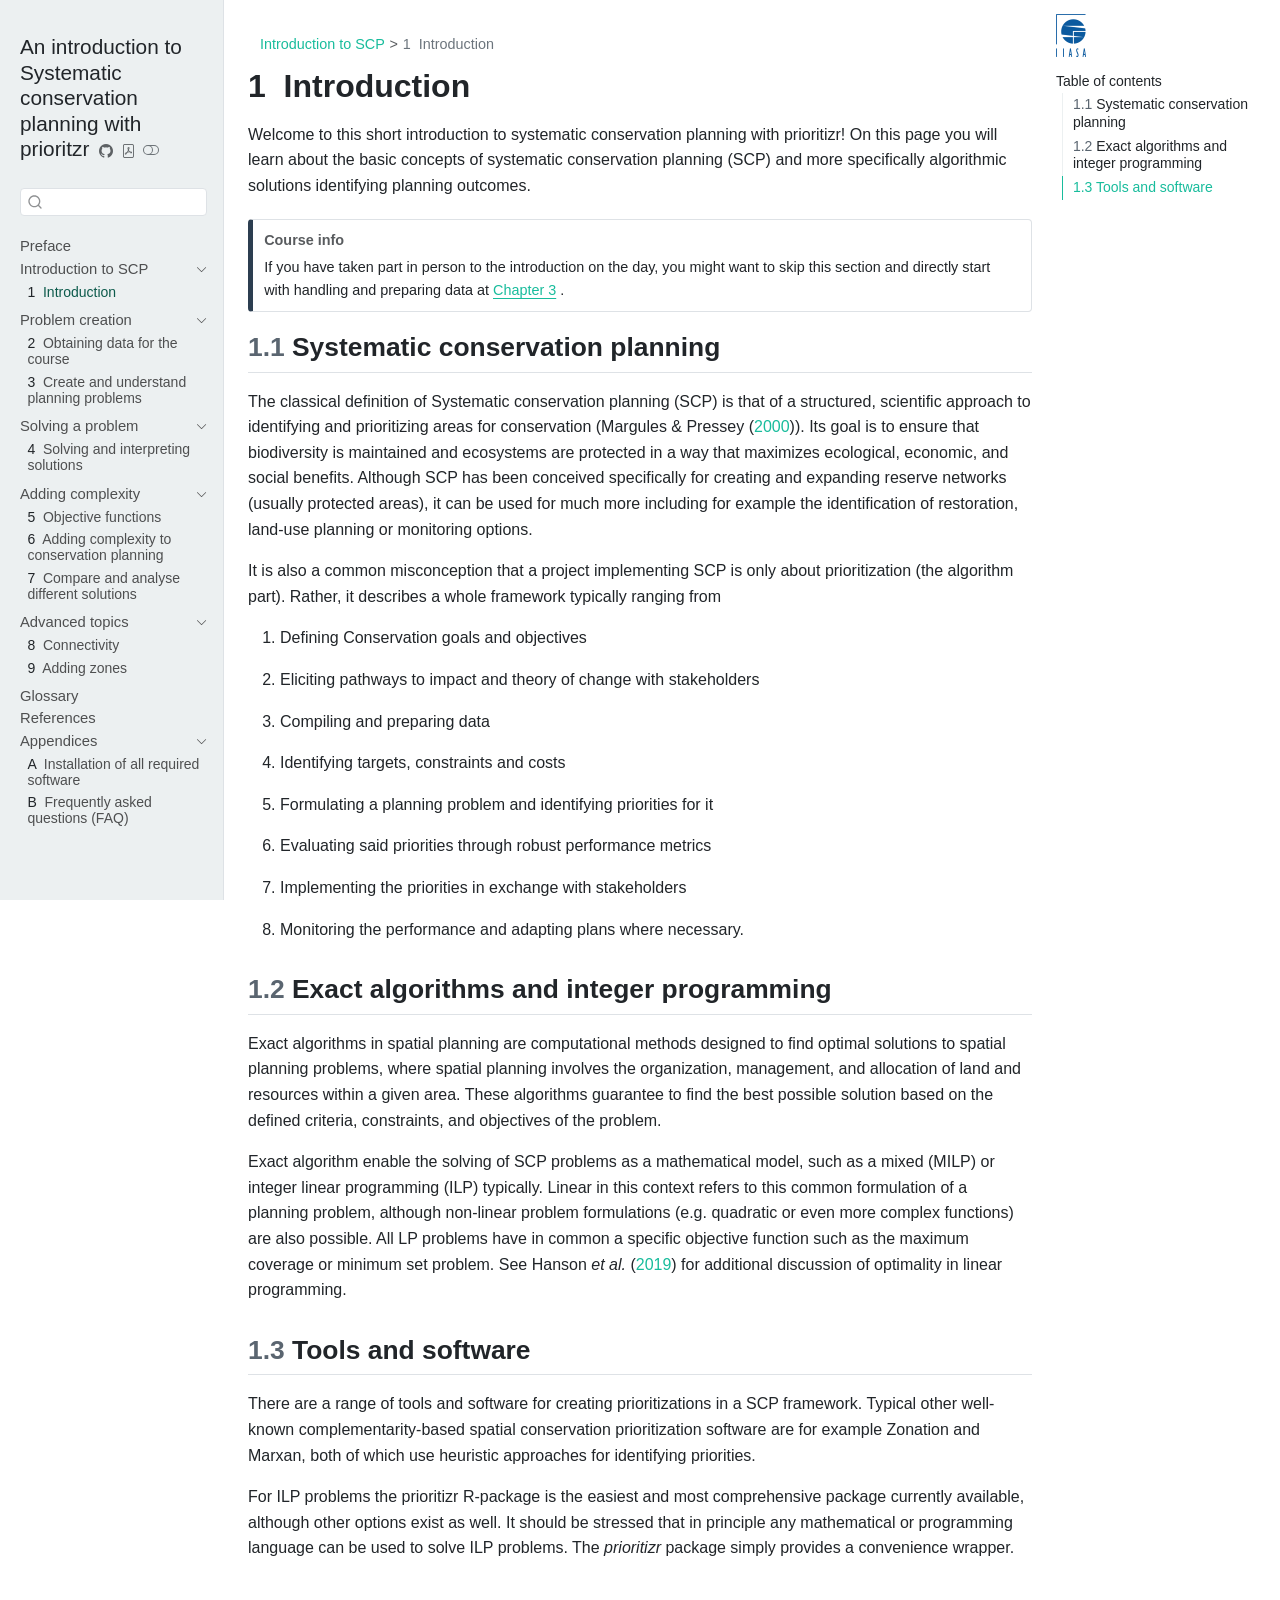
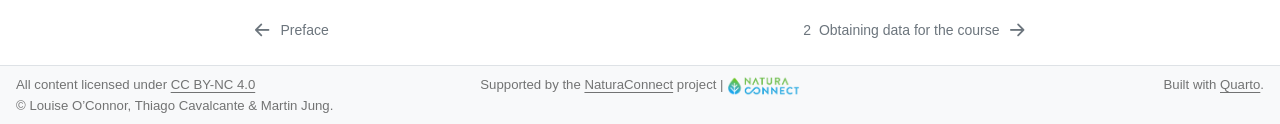
<file: chapters/intro.html>
<!DOCTYPE html>
<html xmlns="http://www.w3.org/1999/xhtml" lang="en" xml:lang="en"><head>

<meta charset="utf-8">
<meta name="generator" content="quarto-1.9.38">

<meta name="viewport" content="width=device-width, initial-scale=1.0, user-scalable=yes">


<title>1&nbsp; Introduction – An introduction to Systematic conservation planning with prioritzr</title>
<style>
/* Default styles provided by pandoc.
** See https://pandoc.org/MANUAL.html#variables-for-html for config info.
*/
code{white-space: pre-wrap;}
span.smallcaps{font-variant: small-caps;}
div.columns{display: flex; gap: min(4vw, 1.5em);}
div.column{flex: auto; overflow-x: auto;}
div.hanging-indent{margin-left: 1.5em; text-indent: -1.5em;}
ul.task-list{list-style: none;}
ul.task-list li input[type="checkbox"] {
  width: 0.8em;
  margin: 0 0.8em 0.2em -1em; /* quarto-specific, see https://github.com/quarto-dev/quarto-cli/issues/4556 */ 
  vertical-align: middle;
}
/* CSS for citations */
div.csl-bib-body { }
div.csl-entry {
  clear: both;
}
.hanging-indent div.csl-entry {
  margin-left:2em;
  text-indent:-2em;
}
div.csl-left-margin {
  min-width:2em;
  float:left;
}
div.csl-right-inline {
  margin-left:2em;
  padding-left:1em;
}
div.csl-indent {
  margin-left: 2em;
}</style>


<script src="../site_libs/quarto-nav/quarto-nav.js"></script>
<script src="../site_libs/quarto-nav/headroom.min.js"></script>
<script src="../site_libs/clipboard/clipboard.min.js"></script>
<script src="../site_libs/quarto-search/autocomplete.umd.js"></script>
<script src="../site_libs/quarto-search/fuse.min.js"></script>
<script src="../site_libs/quarto-search/quarto-search.js"></script>
<meta name="quarto:offset" content="../">
<link href="../chapters/Datapreparation.html" rel="next">
<link href="../index.html" rel="prev">
<link href="..//resources/favicon.ico" rel="icon">
<script src="../site_libs/quarto-html/quarto.js" type="module"></script>
<script src="../site_libs/quarto-html/tabsets/tabsets.js" type="module"></script>
<script src="../site_libs/quarto-html/popper.min.js"></script>
<script src="../site_libs/quarto-html/tippy.umd.min.js"></script>
<script src="../site_libs/quarto-html/anchor.min.js"></script>
<link href="../site_libs/quarto-html/tippy.css" rel="stylesheet">
<link href="../site_libs/quarto-html/quarto-syntax-highlighting-8e563bccdeb7e5b4bf8f1d510bb78af9.css" rel="stylesheet" class="quarto-color-scheme" id="quarto-text-highlighting-styles">
<link href="../site_libs/quarto-html/quarto-syntax-highlighting-dark-8e563bccdeb7e5b4bf8f1d510bb78af9.css" rel="stylesheet" class="quarto-color-scheme quarto-color-alternate" id="quarto-text-highlighting-styles">
<link href="../site_libs/quarto-html/quarto-syntax-highlighting-8e563bccdeb7e5b4bf8f1d510bb78af9.css" rel="stylesheet" class="quarto-color-scheme-extra" id="quarto-text-highlighting-styles">
<script src="../site_libs/bootstrap/bootstrap.min.js"></script>
<link href="../site_libs/bootstrap/bootstrap-icons.css" rel="stylesheet">
<link href="../site_libs/bootstrap/bootstrap-b4038ea033d9bff4059b66adea6c21d7.min.css" rel="stylesheet" append-hash="true" class="quarto-color-scheme" id="quarto-bootstrap" data-mode="light">
<link href="../site_libs/bootstrap/bootstrap-dark-64cd986272760cbdcf880694e67bc337.min.css" rel="stylesheet" append-hash="true" class="quarto-color-scheme quarto-color-alternate" id="quarto-bootstrap" data-mode="dark">
<link href="../site_libs/bootstrap/bootstrap-b4038ea033d9bff4059b66adea6c21d7.min.css" rel="stylesheet" append-hash="true" class="quarto-color-scheme-extra" id="quarto-bootstrap" data-mode="light">
<script id="quarto-search-options" type="application/json">{
  "location": "sidebar",
  "copy-button": false,
  "collapse-after": 3,
  "panel-placement": "start",
  "type": "textbox",
  "limit": 50,
  "keyboard-shortcut": [
    "f",
    "/",
    "s"
  ],
  "show-item-context": false,
  "language": {
    "search-no-results-text": "No results",
    "search-matching-documents-text": "matching documents",
    "search-copy-link-title": "Copy link to search",
    "search-hide-matches-text": "Hide additional matches",
    "search-more-match-text": "more match in this document",
    "search-more-matches-text": "more matches in this document",
    "search-clear-button-title": "Clear",
    "search-text-placeholder": "",
    "search-detached-cancel-button-title": "Cancel",
    "search-submit-button-title": "Submit",
    "search-label": "Search"
  }
}</script>
<style>html{ scroll-behavior: smooth; }</style>


</head>

<body class="nav-sidebar docked quarto-light"><script id="quarto-html-before-body" type="application/javascript">
    const toggleBodyColorMode = (bsSheetEl) => {
      const mode = bsSheetEl.getAttribute("data-mode");
      const bodyEl = window.document.querySelector("body");
      if (mode === "dark") {
        bodyEl.classList.add("quarto-dark");
        bodyEl.classList.remove("quarto-light");
      } else {
        bodyEl.classList.add("quarto-light");
        bodyEl.classList.remove("quarto-dark");
      }
    }
    const toggleBodyColorPrimary = () => {
      const bsSheetEl = window.document.querySelector("link#quarto-bootstrap:not([rel=disabled-stylesheet])");
      if (bsSheetEl) {
        toggleBodyColorMode(bsSheetEl);
      }
    }
    const setColorSchemeToggle = (alternate) => {
      const toggles = window.document.querySelectorAll('.quarto-color-scheme-toggle');
      for (let i=0; i < toggles.length; i++) {
        const toggle = toggles[i];
        if (toggle) {
          if (alternate) {
            toggle.classList.add("alternate");
          } else {
            toggle.classList.remove("alternate");
          }
        }
      }
    };
    const toggleColorMode = (alternate) => {
      // Switch the stylesheets
      const primaryStylesheets = window.document.querySelectorAll('link.quarto-color-scheme:not(.quarto-color-alternate)');
      const alternateStylesheets = window.document.querySelectorAll('link.quarto-color-scheme.quarto-color-alternate');
      manageTransitions('#quarto-margin-sidebar .nav-link', false);
      if (alternate) {
        // note: dark is layered on light, we don't disable primary!
        enableStylesheet(alternateStylesheets);
        for (const sheetNode of alternateStylesheets) {
          if (sheetNode.id === "quarto-bootstrap") {
            toggleBodyColorMode(sheetNode);
          }
        }
      } else {
        disableStylesheet(alternateStylesheets);
        enableStylesheet(primaryStylesheets)
        toggleBodyColorPrimary();
      }
      manageTransitions('#quarto-margin-sidebar .nav-link', true);
      // Switch the toggles
      setColorSchemeToggle(alternate)
      // Hack to workaround the fact that safari doesn't
      // properly recolor the scrollbar when toggling (#1455)
      if (navigator.userAgent.indexOf('Safari') > 0 && navigator.userAgent.indexOf('Chrome') == -1) {
        manageTransitions("body", false);
        window.scrollTo(0, 1);
        setTimeout(() => {
          window.scrollTo(0, 0);
          manageTransitions("body", true);
        }, 40);
      }
    }
    const disableStylesheet = (stylesheets) => {
      for (let i=0; i < stylesheets.length; i++) {
        const stylesheet = stylesheets[i];
        stylesheet.rel = 'disabled-stylesheet';
      }
    }
    const enableStylesheet = (stylesheets) => {
      for (let i=0; i < stylesheets.length; i++) {
        const stylesheet = stylesheets[i];
        if(stylesheet.rel !== 'stylesheet') { // for Chrome, which will still FOUC without this check
          stylesheet.rel = 'stylesheet';
        }
      }
    }
    const manageTransitions = (selector, allowTransitions) => {
      const els = window.document.querySelectorAll(selector);
      for (let i=0; i < els.length; i++) {
        const el = els[i];
        if (allowTransitions) {
          el.classList.remove('notransition');
        } else {
          el.classList.add('notransition');
        }
      }
    }
    const isFileUrl = () => {
      return window.location.protocol === 'file:';
    }
    const hasAlternateSentinel = () => {
      let styleSentinel = getColorSchemeSentinel();
      if (styleSentinel !== null) {
        return styleSentinel === "alternate";
      } else {
        return false;
      }
    }
    const setStyleSentinel = (alternate) => {
      const value = alternate ? "alternate" : "default";
      if (!isFileUrl()) {
        window.localStorage.setItem("quarto-color-scheme", value);
      } else {
        localAlternateSentinel = value;
      }
    }
    const getColorSchemeSentinel = () => {
      if (!isFileUrl()) {
        const storageValue = window.localStorage.getItem("quarto-color-scheme");
        return storageValue != null ? storageValue : localAlternateSentinel;
      } else {
        return localAlternateSentinel;
      }
    }
    const toggleGiscusIfUsed = (isAlternate, darkModeDefault) => {
      const baseTheme = document.querySelector('#giscus-base-theme')?.value ?? 'light';
      const alternateTheme = document.querySelector('#giscus-alt-theme')?.value ?? 'dark';
      let newTheme = '';
      if(authorPrefersDark) {
        newTheme = isAlternate ? baseTheme : alternateTheme;
      } else {
        newTheme = isAlternate ? alternateTheme : baseTheme;
      }
      const changeGiscusTheme = () => {
        // From: https://github.com/giscus/giscus/issues/336
        const sendMessage = (message) => {
          const iframe = document.querySelector('iframe.giscus-frame');
          if (!iframe) return;
          iframe.contentWindow.postMessage({ giscus: message }, 'https://giscus.app');
        }
        sendMessage({
          setConfig: {
            theme: newTheme
          }
        });
      }
      const isGiscussLoaded = window.document.querySelector('iframe.giscus-frame') !== null;
      if (isGiscussLoaded) {
        changeGiscusTheme();
      }
    };
    const authorPrefersDark = false;
    const darkModeDefault = authorPrefersDark;
      document.querySelector('link#quarto-text-highlighting-styles.quarto-color-scheme-extra').rel = 'disabled-stylesheet';
      document.querySelector('link#quarto-bootstrap.quarto-color-scheme-extra').rel = 'disabled-stylesheet';
    let localAlternateSentinel = darkModeDefault ? 'alternate' : 'default';
    // Dark / light mode switch
    window.quartoToggleColorScheme = () => {
      // Read the current dark / light value
      let toAlternate = !hasAlternateSentinel();
      toggleColorMode(toAlternate);
      setStyleSentinel(toAlternate);
      toggleGiscusIfUsed(toAlternate, darkModeDefault);
      window.dispatchEvent(new Event('resize'));
    };
    // Switch to dark mode if need be
    if (hasAlternateSentinel()) {
      toggleColorMode(true);
    } else {
      toggleColorMode(false);
    }
  </script>

<div id="quarto-search-results"></div>
  <header id="quarto-header" class="headroom fixed-top">
  <nav class="quarto-secondary-nav">
    <div class="container-fluid d-flex">
      <button type="button" class="quarto-btn-toggle btn" data-bs-toggle="collapse" role="button" data-bs-target=".quarto-sidebar-collapse-item" aria-controls="quarto-sidebar" aria-expanded="false" aria-label="Toggle sidebar navigation" onclick="if (window.quartoToggleHeadroom) { window.quartoToggleHeadroom(); }">
        <i class="bi bi-layout-text-sidebar-reverse"></i>
      </button>
        <nav class="quarto-page-breadcrumbs" aria-label="breadcrumb"><ol class="breadcrumb"><li class="breadcrumb-item"><a href="../chapters/intro.html">Introduction to SCP</a></li><li class="breadcrumb-item"><a href="../chapters/intro.html"><span class="chapter-number">1</span>&nbsp; <span class="chapter-title">Introduction</span></a></li></ol></nav>
        <a class="flex-grow-1" role="navigation" data-bs-toggle="collapse" data-bs-target=".quarto-sidebar-collapse-item" aria-controls="quarto-sidebar" aria-expanded="false" aria-label="Toggle sidebar navigation" onclick="if (window.quartoToggleHeadroom) { window.quartoToggleHeadroom(); }">      
        </a>
      <button type="button" class="btn quarto-search-button" aria-label="Search" onclick="window.quartoOpenSearch();">
        <i class="bi bi-search"></i>
      </button>
    </div>
  </nav>
</header>
<!-- content -->
<div id="quarto-content" class="quarto-container page-columns page-rows-contents page-layout-article">
<!-- sidebar -->
  <nav id="quarto-sidebar" class="sidebar collapse collapse-horizontal quarto-sidebar-collapse-item sidebar-navigation docked overflow-auto">
    <div class="pt-lg-2 mt-2 text-left sidebar-header">
    <div class="sidebar-title mb-0 py-0">
      <a href="../">An introduction to Systematic conservation planning with prioritzr</a> 
        <div class="sidebar-tools-main tools-wide">
    <a href="https://github.com/iiasa/eccb2026" title="Source Code" class="quarto-navigation-tool px-1" aria-label="Source Code"><i class="bi bi-github"></i></a>
    <a href="../An-introduction-to-Systematic-conservation-planning-with-prioritzr.pdf" title="Download PDF" class="quarto-navigation-tool px-1" aria-label="Download PDF"><i class="bi bi-file-pdf"></i></a>
  <a href="" class="quarto-color-scheme-toggle quarto-navigation-tool  px-1" onclick="window.quartoToggleColorScheme(); return false;" title="Toggle dark mode"><i class="bi"></i></a>
</div>
    </div>
      </div>
        <div class="mt-2 flex-shrink-0 align-items-center">
        <div class="sidebar-search">
        <div id="quarto-search" class="" title="Search"></div>
        </div>
        </div>
    <div class="sidebar-menu-container"> 
    <ul class="list-unstyled mt-1">
        <li class="sidebar-item">
  <div class="sidebar-item-container"> 
  <a href="../index.html" class="sidebar-item-text sidebar-link">
 <span class="menu-text">Preface</span></a>
  </div>
</li>
        <li class="sidebar-item sidebar-item-section">
      <div class="sidebar-item-container"> 
            <a class="sidebar-item-text sidebar-link text-start" data-bs-toggle="collapse" data-bs-target="#quarto-sidebar-section-1" role="navigation" aria-expanded="true">
 <span class="menu-text">Introduction to SCP</span></a>
          <a class="sidebar-item-toggle text-start" data-bs-toggle="collapse" data-bs-target="#quarto-sidebar-section-1" role="navigation" aria-expanded="true" aria-label="Toggle section">
            <i class="bi bi-chevron-right ms-2"></i>
          </a> 
      </div>
      <ul id="quarto-sidebar-section-1" class="collapse list-unstyled sidebar-section depth1 show">  
          <li class="sidebar-item">
  <div class="sidebar-item-container"> 
  <a href="../chapters/intro.html" class="sidebar-item-text sidebar-link active">
 <span class="menu-text"><span class="chapter-number">1</span>&nbsp; <span class="chapter-title">Introduction</span></span></a>
  </div>
</li>
      </ul>
  </li>
        <li class="sidebar-item sidebar-item-section">
      <div class="sidebar-item-container"> 
            <a class="sidebar-item-text sidebar-link text-start" data-bs-toggle="collapse" data-bs-target="#quarto-sidebar-section-2" role="navigation" aria-expanded="true">
 <span class="menu-text">Problem creation</span></a>
          <a class="sidebar-item-toggle text-start" data-bs-toggle="collapse" data-bs-target="#quarto-sidebar-section-2" role="navigation" aria-expanded="true" aria-label="Toggle section">
            <i class="bi bi-chevron-right ms-2"></i>
          </a> 
      </div>
      <ul id="quarto-sidebar-section-2" class="collapse list-unstyled sidebar-section depth1 show">  
          <li class="sidebar-item">
  <div class="sidebar-item-container"> 
  <a href="../chapters/Datapreparation.html" class="sidebar-item-text sidebar-link">
 <span class="menu-text"><span class="chapter-number">2</span>&nbsp; <span class="chapter-title">Obtaining data for the course</span></span></a>
  </div>
</li>
          <li class="sidebar-item">
  <div class="sidebar-item-container"> 
  <a href="../chapters/Problemcreation.html" class="sidebar-item-text sidebar-link">
 <span class="menu-text"><span class="chapter-number">3</span>&nbsp; <span class="chapter-title">Create and understand planning problems</span></span></a>
  </div>
</li>
      </ul>
  </li>
        <li class="sidebar-item sidebar-item-section">
      <div class="sidebar-item-container"> 
            <a class="sidebar-item-text sidebar-link text-start" data-bs-toggle="collapse" data-bs-target="#quarto-sidebar-section-3" role="navigation" aria-expanded="true">
 <span class="menu-text">Solving a problem</span></a>
          <a class="sidebar-item-toggle text-start" data-bs-toggle="collapse" data-bs-target="#quarto-sidebar-section-3" role="navigation" aria-expanded="true" aria-label="Toggle section">
            <i class="bi bi-chevron-right ms-2"></i>
          </a> 
      </div>
      <ul id="quarto-sidebar-section-3" class="collapse list-unstyled sidebar-section depth1 show">  
          <li class="sidebar-item">
  <div class="sidebar-item-container"> 
  <a href="../chapters/SolutionInterpretation.html" class="sidebar-item-text sidebar-link">
 <span class="menu-text"><span class="chapter-number">4</span>&nbsp; <span class="chapter-title">Solving and interpreting solutions</span></span></a>
  </div>
</li>
      </ul>
  </li>
        <li class="sidebar-item sidebar-item-section">
      <div class="sidebar-item-container"> 
            <a class="sidebar-item-text sidebar-link text-start" data-bs-toggle="collapse" data-bs-target="#quarto-sidebar-section-4" role="navigation" aria-expanded="true">
 <span class="menu-text">Adding complexity</span></a>
          <a class="sidebar-item-toggle text-start" data-bs-toggle="collapse" data-bs-target="#quarto-sidebar-section-4" role="navigation" aria-expanded="true" aria-label="Toggle section">
            <i class="bi bi-chevron-right ms-2"></i>
          </a> 
      </div>
      <ul id="quarto-sidebar-section-4" class="collapse list-unstyled sidebar-section depth1 show">  
          <li class="sidebar-item">
  <div class="sidebar-item-container"> 
  <a href="../chapters/ObjectiveFunctions.html" class="sidebar-item-text sidebar-link">
 <span class="menu-text"><span class="chapter-number">5</span>&nbsp; <span class="chapter-title">Objective functions</span></span></a>
  </div>
</li>
          <li class="sidebar-item">
  <div class="sidebar-item-container"> 
  <a href="../chapters/ProblemComplexity.html" class="sidebar-item-text sidebar-link">
 <span class="menu-text"><span class="chapter-number">6</span>&nbsp; <span class="chapter-title">Adding complexity to conservation planning</span></span></a>
  </div>
</li>
          <li class="sidebar-item">
  <div class="sidebar-item-container"> 
  <a href="../chapters/CompareSolutions.html" class="sidebar-item-text sidebar-link">
 <span class="menu-text"><span class="chapter-number">7</span>&nbsp; <span class="chapter-title">Compare and analyse different solutions</span></span></a>
  </div>
</li>
      </ul>
  </li>
        <li class="sidebar-item sidebar-item-section">
      <div class="sidebar-item-container"> 
            <a class="sidebar-item-text sidebar-link text-start" data-bs-toggle="collapse" data-bs-target="#quarto-sidebar-section-5" role="navigation" aria-expanded="true">
 <span class="menu-text">Advanced topics</span></a>
          <a class="sidebar-item-toggle text-start" data-bs-toggle="collapse" data-bs-target="#quarto-sidebar-section-5" role="navigation" aria-expanded="true" aria-label="Toggle section">
            <i class="bi bi-chevron-right ms-2"></i>
          </a> 
      </div>
      <ul id="quarto-sidebar-section-5" class="collapse list-unstyled sidebar-section depth1 show">  
          <li class="sidebar-item">
  <div class="sidebar-item-container"> 
  <a href="../chapters/Connectivity.html" class="sidebar-item-text sidebar-link">
 <span class="menu-text"><span class="chapter-number">8</span>&nbsp; <span class="chapter-title">Connectivity</span></span></a>
  </div>
</li>
          <li class="sidebar-item">
  <div class="sidebar-item-container"> 
  <a href="../chapters/Zones.html" class="sidebar-item-text sidebar-link">
 <span class="menu-text"><span class="chapter-number">9</span>&nbsp; <span class="chapter-title">Adding zones</span></span></a>
  </div>
</li>
      </ul>
  </li>
        <li class="sidebar-item">
  <div class="sidebar-item-container"> 
  <a href="../glossary.html" class="sidebar-item-text sidebar-link">
 <span class="menu-text">Glossary</span></a>
  </div>
</li>
        <li class="sidebar-item">
  <div class="sidebar-item-container"> 
  <a href="../references.html" class="sidebar-item-text sidebar-link">
 <span class="menu-text">References</span></a>
  </div>
</li>
        <li class="sidebar-item sidebar-item-section">
      <div class="sidebar-item-container"> 
            <a class="sidebar-item-text sidebar-link text-start" data-bs-toggle="collapse" data-bs-target="#quarto-sidebar-section-6" role="navigation" aria-expanded="true">
 <span class="menu-text">Appendices</span></a>
          <a class="sidebar-item-toggle text-start" data-bs-toggle="collapse" data-bs-target="#quarto-sidebar-section-6" role="navigation" aria-expanded="true" aria-label="Toggle section">
            <i class="bi bi-chevron-right ms-2"></i>
          </a> 
      </div>
      <ul id="quarto-sidebar-section-6" class="collapse list-unstyled sidebar-section depth1 show">  
          <li class="sidebar-item">
  <div class="sidebar-item-container"> 
  <a href="../appendices/installation.html" class="sidebar-item-text sidebar-link">
 <span class="menu-text"><span class="chapter-number">A</span>&nbsp; <span class="chapter-title">Installation of all required software</span></span></a>
  </div>
</li>
          <li class="sidebar-item">
  <div class="sidebar-item-container"> 
  <a href="../appendices/FAQ.html" class="sidebar-item-text sidebar-link">
 <span class="menu-text"><span class="chapter-number">B</span>&nbsp; <span class="chapter-title">Frequently asked questions (FAQ)</span></span></a>
  </div>
</li>
      </ul>
  </li>
    </ul>
    </div>
</nav>
<div id="quarto-sidebar-glass" class="quarto-sidebar-collapse-item" data-bs-toggle="collapse" data-bs-target=".quarto-sidebar-collapse-item"></div>
<!-- margin-sidebar -->
    <div id="quarto-margin-sidebar" class="sidebar margin-sidebar"><div class="quarto-margin-header"><div class="margin-header-item">
<p><img src="../resources/IIASA_logo_small.png" class="img-fluid"></p>
</div></div>
        <nav id="TOC" role="doc-toc" class="toc-active">
    <h2 id="toc-title">Table of contents</h2>
   
  <ul>
  <li><a href="#systematic-conservation-planning" id="toc-systematic-conservation-planning" class="nav-link active" data-scroll-target="#systematic-conservation-planning"><span class="header-section-number">1.1</span> Systematic conservation planning</a></li>
  <li><a href="#sec-what-is-integer-programming" id="toc-sec-what-is-integer-programming" class="nav-link" data-scroll-target="#sec-what-is-integer-programming"><span class="header-section-number">1.2</span> Exact algorithms and integer programming</a></li>
  <li><a href="#tools-and-software" id="toc-tools-and-software" class="nav-link" data-scroll-target="#tools-and-software"><span class="header-section-number">1.3</span> Tools and software</a></li>
  </ul>
</nav>
    </div>
<!-- main -->
<main class="content" id="quarto-document-content">


<header id="title-block-header" class="quarto-title-block default"><nav class="quarto-page-breadcrumbs quarto-title-breadcrumbs d-none d-lg-block" aria-label="breadcrumb"><ol class="breadcrumb"><li class="breadcrumb-item"><a href="../chapters/intro.html">Introduction to SCP</a></li><li class="breadcrumb-item"><a href="../chapters/intro.html"><span class="chapter-number">1</span>&nbsp; <span class="chapter-title">Introduction</span></a></li></ol></nav>
<div class="quarto-title">
<h1 class="title"><span class="chapter-number">1</span>&nbsp; <span class="chapter-title">Introduction</span></h1>
</div>



<div class="quarto-title-meta">

    
  
    
  </div>
  


</header>


<p>Welcome to this short introduction to systematic conservation planning with prioritizr! On this page you will learn about the basic concepts of systematic conservation planning (SCP) and more specifically algorithmic solutions identifying planning outcomes.</p>
<div class="callout callout-style-simple callout-note no-icon callout-titled">
<div class="callout-header d-flex align-content-center">
<div class="callout-icon-container">
<i class="callout-icon no-icon"></i>
</div>
<div class="callout-title-container flex-fill">
<span class="screen-reader-only">Note</span>Course info
</div>
</div>
<div class="callout-body-container callout-body">
<p>If you have taken part in person to the introduction on the day, you might want to skip this section and directly start with handling and preparing data at <a href="Datapreparation.html" class="quarto-xref"><span>Chapter 3</span></a> .</p>
</div>
</div>
<section id="systematic-conservation-planning" class="level2" data-number="1.1">
<h2 data-number="1.1" class="anchored" data-anchor-id="systematic-conservation-planning"><span class="header-section-number">1.1</span> Systematic conservation planning</h2>
<p>The classical definition of Systematic conservation planning (SCP) is that of a structured, scientific approach to identifying and prioritizing areas for conservation (<span class="citation" data-cites="margules2000systematic">Margules &amp; Pressey (<a href="../references.html#ref-margules2000systematic" role="doc-biblioref">2000</a>)</span>). Its goal is to ensure that biodiversity is maintained and ecosystems are protected in a way that maximizes ecological, economic, and social benefits. Although SCP has been conceived specifically for creating and expanding reserve networks (usually protected areas), it can be used for much more including for example the identification of restoration, land-use planning or monitoring options.</p>
<p>It is also a common misconception that a project implementing SCP is only about prioritization (the algorithm part). Rather, it describes a whole framework typically ranging from</p>
<ol type="1">
<li><p>Defining Conservation goals and objectives</p></li>
<li><p>Eliciting pathways to impact and theory of change with stakeholders</p></li>
<li><p>Compiling and preparing data</p></li>
<li><p>Identifying targets, constraints and costs</p></li>
<li><p>Formulating a planning problem and identifying priorities for it</p></li>
<li><p>Evaluating said priorities through robust performance metrics</p></li>
<li><p>Implementing the priorities in exchange with stakeholders</p></li>
<li><p>Monitoring the performance and adapting plans where necessary.</p></li>
</ol>
</section>
<section id="sec-what-is-integer-programming" class="level2" data-number="1.2">
<h2 data-number="1.2" class="anchored" data-anchor-id="sec-what-is-integer-programming"><span class="header-section-number">1.2</span> Exact algorithms and integer programming</h2>
<p>Exact algorithms in spatial planning are computational methods designed to find optimal solutions to spatial planning problems, where spatial planning involves the organization, management, and allocation of land and resources within a given area. These algorithms guarantee to find the best possible solution based on the defined criteria, constraints, and objectives of the problem.</p>
<p>Exact algorithm enable the solving of SCP problems as a mathematical model, such as a mixed (MILP) or integer linear programming (ILP) typically. Linear in this context refers to this common formulation of a planning problem, although non-linear problem formulations (e.g.&nbsp;quadratic or even more complex functions) are also possible. All LP problems have in common a specific objective function such as the maximum coverage or minimum set problem. See <span class="citation" data-cites="hanson2019optimality">Hanson <em>et al.</em> (<a href="../references.html#ref-hanson2019optimality" role="doc-biblioref">2019</a>)</span> for additional discussion of optimality in linear programming.</p>
</section>
<section id="tools-and-software" class="level2" data-number="1.3">
<h2 data-number="1.3" class="anchored" data-anchor-id="tools-and-software"><span class="header-section-number">1.3</span> Tools and software</h2>
<p>There are a range of tools and software for creating prioritizations in a SCP framework. Typical other well-known complementarity-based spatial conservation prioritization software are for example Zonation and Marxan, both of which use heuristic approaches for identifying priorities.</p>
<p>For ILP problems the prioritizr R-package is the easiest and most comprehensive package currently available, although other options exist as well. It should be stressed that in principle any mathematical or programming language can be used to solve ILP problems. The <em>prioritizr</em> package simply provides a convenience wrapper.</p>


<div id="refs" class="references csl-bib-body hanging-indent" role="list" style="display: none">
<div id="ref-hanson2019optimality" class="csl-entry" role="listitem">
Hanson, J.O., Schuster, R., Strimas-Mackey, M. &amp; Bennett, J.R. (2019). Optimality in prioritizing conservation projects. <em>Methods in Ecology and Evolution</em>, <em>10</em>, 1655–1663.
</div>
<div id="ref-margules2000systematic" class="csl-entry" role="listitem">
Margules, C.R. &amp; Pressey, R.L. (2000). Systematic conservation planning. <em>Nature</em>, <em>405</em>, 243–253.
</div>
</div>
</section>

</main> <!-- /main -->
<script id="quarto-html-after-body" type="application/javascript">
  window.document.addEventListener("DOMContentLoaded", function (event) {
    // Ensure there is a toggle, if there isn't float one in the top right
    if (window.document.querySelector('.quarto-color-scheme-toggle') === null) {
      const a = window.document.createElement('a');
      a.classList.add('top-right');
      a.classList.add('quarto-color-scheme-toggle');
      a.href = "";
      a.onclick = function() { try { window.quartoToggleColorScheme(); } catch {} return false; };
      const i = window.document.createElement("i");
      i.classList.add('bi');
      a.appendChild(i);
      window.document.body.appendChild(a);
    }
    setColorSchemeToggle(hasAlternateSentinel())
    const icon = "";
    const anchorJS = new window.AnchorJS();
    anchorJS.options = {
      placement: 'right',
      icon: icon
    };
    anchorJS.add('.anchored');
    const isCodeAnnotation = (el) => {
      for (const clz of el.classList) {
        if (clz.startsWith('code-annotation-')) {                     
          return true;
        }
      }
      return false;
    }
    const onCopySuccess = function(e) {
      // button target
      const button = e.trigger;
      // don't keep focus
      button.blur();
      // flash "checked"
      button.classList.add('code-copy-button-checked');
      var currentTitle = button.getAttribute("title");
      button.setAttribute("title", "Copied!");
      let tooltip;
      if (window.bootstrap) {
        button.setAttribute("data-bs-toggle", "tooltip");
        button.setAttribute("data-bs-placement", "left");
        button.setAttribute("data-bs-title", "Copied!");
        tooltip = new bootstrap.Tooltip(button, 
          { trigger: "manual", 
            customClass: "code-copy-button-tooltip",
            offset: [0, -8]});
        tooltip.show();    
      }
      setTimeout(function() {
        if (tooltip) {
          tooltip.hide();
          button.removeAttribute("data-bs-title");
          button.removeAttribute("data-bs-toggle");
          button.removeAttribute("data-bs-placement");
        }
        button.setAttribute("title", currentTitle);
        button.classList.remove('code-copy-button-checked');
      }, 1000);
      // clear code selection
      e.clearSelection();
    }
    const getTextToCopy = function(trigger) {
      const outerScaffold = trigger.parentElement.cloneNode(true);
      const codeEl = outerScaffold.querySelector('code');
      for (const childEl of codeEl.children) {
        if (isCodeAnnotation(childEl)) {
          childEl.remove();
        }
      }
      return codeEl.innerText;
    }
    const clipboard = new window.ClipboardJS('.code-copy-button:not([data-in-quarto-modal])', {
      text: getTextToCopy
    });
    clipboard.on('success', onCopySuccess);
    if (window.document.getElementById('quarto-embedded-source-code-modal')) {
      const clipboardModal = new window.ClipboardJS('.code-copy-button[data-in-quarto-modal]', {
        text: getTextToCopy,
        container: window.document.getElementById('quarto-embedded-source-code-modal')
      });
      clipboardModal.on('success', onCopySuccess);
    }
      var localhostRegex = new RegExp(/^(?:http|https):\/\/localhost\:?[0-9]*\//);
      var mailtoRegex = new RegExp(/^mailto:/);
        var filterRegex = new RegExp("https:\/\/iiasa\.github\.io\/eccb2026\/");
      var isInternal = (href) => {
          return filterRegex.test(href) || localhostRegex.test(href) || mailtoRegex.test(href);
      }
      // Inspect non-navigation links and adorn them if external
     var links = window.document.querySelectorAll('a[href]:not(.nav-link):not(.navbar-brand):not(.toc-action):not(.sidebar-link):not(.sidebar-item-toggle):not(.pagination-link):not(.no-external):not([aria-hidden]):not(.dropdown-item):not(.quarto-navigation-tool):not(.about-link)');
      for (var i=0; i<links.length; i++) {
        const link = links[i];
        if (!isInternal(link.href)) {
          // undo the damage that might have been done by quarto-nav.js in the case of
          // links that we want to consider external
          if (link.dataset.originalHref !== undefined) {
            link.href = link.dataset.originalHref;
          }
        }
      }
    function tippyHover(el, contentFn, onTriggerFn, onUntriggerFn) {
      const config = {
        allowHTML: true,
        maxWidth: 500,
        delay: 100,
        arrow: false,
        appendTo: function(el) {
            return el.parentElement;
        },
        interactive: true,
        interactiveBorder: 10,
        theme: 'quarto',
        placement: 'bottom-start',
      };
      if (contentFn) {
        config.content = contentFn;
      }
      if (onTriggerFn) {
        config.onTrigger = onTriggerFn;
      }
      if (onUntriggerFn) {
        config.onUntrigger = onUntriggerFn;
      }
      window.tippy(el, config); 
    }
    const noterefs = window.document.querySelectorAll('a[role="doc-noteref"]');
    for (var i=0; i<noterefs.length; i++) {
      const ref = noterefs[i];
      tippyHover(ref, function() {
        // use id or data attribute instead here
        let href = ref.getAttribute('data-footnote-href') || ref.getAttribute('href');
        try { href = new URL(href).hash; } catch {}
        const id = href.replace(/^#\/?/, "");
        const note = window.document.getElementById(id);
        if (note) {
          return note.innerHTML;
        } else {
          return "";
        }
      });
    }
        let selectedAnnoteEl;
        const selectorForAnnotation = ( cell, annotation) => {
          let cellAttr = 'data-code-cell="' + cell + '"';
          let lineAttr = 'data-code-annotation="' +  annotation + '"';
          const selector = 'span[' + cellAttr + '][' + lineAttr + ']';
          return selector;
        }
        const selectCodeLines = (annoteEl) => {
          const doc = window.document;
          const targetCell = annoteEl.getAttribute("data-target-cell");
          const targetAnnotation = annoteEl.getAttribute("data-target-annotation");
          const annoteSpan = window.document.querySelector(selectorForAnnotation(targetCell, targetAnnotation));
          const lines = annoteSpan.getAttribute("data-code-lines").split(",");
          const lineIds = lines.map((line) => {
            return targetCell + "-" + line;
          })
          let top = null;
          let height = null;
          let parent = null;
          if (lineIds.length > 0) {
              //compute the position of the single el (top and bottom and make a div)
              const el = window.document.getElementById(lineIds[0]);
              top = el.offsetTop;
              height = el.offsetHeight;
              parent = el.parentElement.parentElement;
            if (lineIds.length > 1) {
              const lastEl = window.document.getElementById(lineIds[lineIds.length - 1]);
              const bottom = lastEl.offsetTop + lastEl.offsetHeight;
              height = bottom - top;
            }
            if (top !== null && height !== null && parent !== null) {
              // cook up a div (if necessary) and position it 
              let div = window.document.getElementById("code-annotation-line-highlight");
              if (div === null) {
                div = window.document.createElement("div");
                div.setAttribute("id", "code-annotation-line-highlight");
                div.style.position = 'absolute';
                parent.appendChild(div);
              }
              div.style.top = top - 2 + "px";
              div.style.height = height + 4 + "px";
              div.style.left = 0;
              let gutterDiv = window.document.getElementById("code-annotation-line-highlight-gutter");
              if (gutterDiv === null) {
                gutterDiv = window.document.createElement("div");
                gutterDiv.setAttribute("id", "code-annotation-line-highlight-gutter");
                gutterDiv.style.position = 'absolute';
                const codeCell = window.document.getElementById(targetCell);
                const gutter = codeCell.querySelector('.code-annotation-gutter');
                gutter.appendChild(gutterDiv);
              }
              gutterDiv.style.top = top - 2 + "px";
              gutterDiv.style.height = height + 4 + "px";
            }
            selectedAnnoteEl = annoteEl;
          }
        };
        const unselectCodeLines = () => {
          const elementsIds = ["code-annotation-line-highlight", "code-annotation-line-highlight-gutter"];
          elementsIds.forEach((elId) => {
            const div = window.document.getElementById(elId);
            if (div) {
              div.remove();
            }
          });
          selectedAnnoteEl = undefined;
        };
          // Handle positioning of the toggle
      window.addEventListener(
        "resize",
        throttle(() => {
          elRect = undefined;
          if (selectedAnnoteEl) {
            selectCodeLines(selectedAnnoteEl);
          }
        }, 10)
      );
      function throttle(fn, ms) {
      let throttle = false;
      let timer;
        return (...args) => {
          if(!throttle) { // first call gets through
              fn.apply(this, args);
              throttle = true;
          } else { // all the others get throttled
              if(timer) clearTimeout(timer); // cancel #2
              timer = setTimeout(() => {
                fn.apply(this, args);
                timer = throttle = false;
              }, ms);
          }
        };
      }
        // Attach click handler to the DT
        const annoteDls = window.document.querySelectorAll('dt[data-target-cell]');
        for (const annoteDlNode of annoteDls) {
          annoteDlNode.addEventListener('click', (event) => {
            const clickedEl = event.target;
            if (clickedEl !== selectedAnnoteEl) {
              unselectCodeLines();
              const activeEl = window.document.querySelector('dt[data-target-cell].code-annotation-active');
              if (activeEl) {
                activeEl.classList.remove('code-annotation-active');
              }
              selectCodeLines(clickedEl);
              clickedEl.classList.add('code-annotation-active');
            } else {
              // Unselect the line
              unselectCodeLines();
              clickedEl.classList.remove('code-annotation-active');
            }
          });
        }
    const findCites = (el) => {
      const parentEl = el.parentElement;
      if (parentEl) {
        const cites = parentEl.dataset.cites;
        if (cites) {
          return {
            el,
            cites: cites.split(' ')
          };
        } else {
          return findCites(el.parentElement)
        }
      } else {
        return undefined;
      }
    };
    var bibliorefs = window.document.querySelectorAll('a[role="doc-biblioref"]');
    for (var i=0; i<bibliorefs.length; i++) {
      const ref = bibliorefs[i];
      const citeInfo = findCites(ref);
      if (citeInfo) {
        tippyHover(citeInfo.el, function() {
          var popup = window.document.createElement('div');
          citeInfo.cites.forEach(function(cite) {
            var citeDiv = window.document.createElement('div');
            citeDiv.classList.add('hanging-indent');
            citeDiv.classList.add('csl-entry');
            var biblioDiv = window.document.getElementById('ref-' + cite);
            if (biblioDiv) {
              citeDiv.innerHTML = biblioDiv.innerHTML;
            }
            popup.appendChild(citeDiv);
          });
          return popup.innerHTML;
        });
      }
    }
  });
  </script>
<nav class="page-navigation">
  <div class="nav-page nav-page-previous">
      <a href="../index.html" class="pagination-link" aria-label="Preface">
        <i class="bi bi-arrow-left-short"></i> <span class="nav-page-text">Preface</span>
      </a>          
  </div>
  <div class="nav-page nav-page-next">
      <a href="../chapters/Datapreparation.html" class="pagination-link" aria-label="Obtaining data for the course">
        <span class="nav-page-text"><span class="chapter-number">2</span>&nbsp; <span class="chapter-title">Obtaining data for the course</span></span> <i class="bi bi-arrow-right-short"></i>
      </a>
  </div>
</nav>
</div> <!-- /content -->
<footer class="footer">
  <div class="nav-footer">
    <div class="nav-footer-left">
<p>All content licensed under <a href="https://creativecommons.org/licenses/by-nc/4.0/">CC BY-NC 4.0</a> <br> © Louise O’Connor, Thiago Cavalcante &amp; Martin Jung.</p>
</div>   
    <div class="nav-footer-center">
<p>Supported by the <a href="https://naturaconnect.eu">NaturaConnect</a> project | <img src="../resources/Natura-Connect-logo.png" height="20" alt="NaturaConnect"></p>
</div>
    <div class="nav-footer-right">
<p>Built with <a href="https://quarto.org/">Quarto</a>.</p>
</div>
  </div>
</footer>




<script src="../site_libs/quarto-html/zenscroll-min.js"></script>
</body></html>
</file>
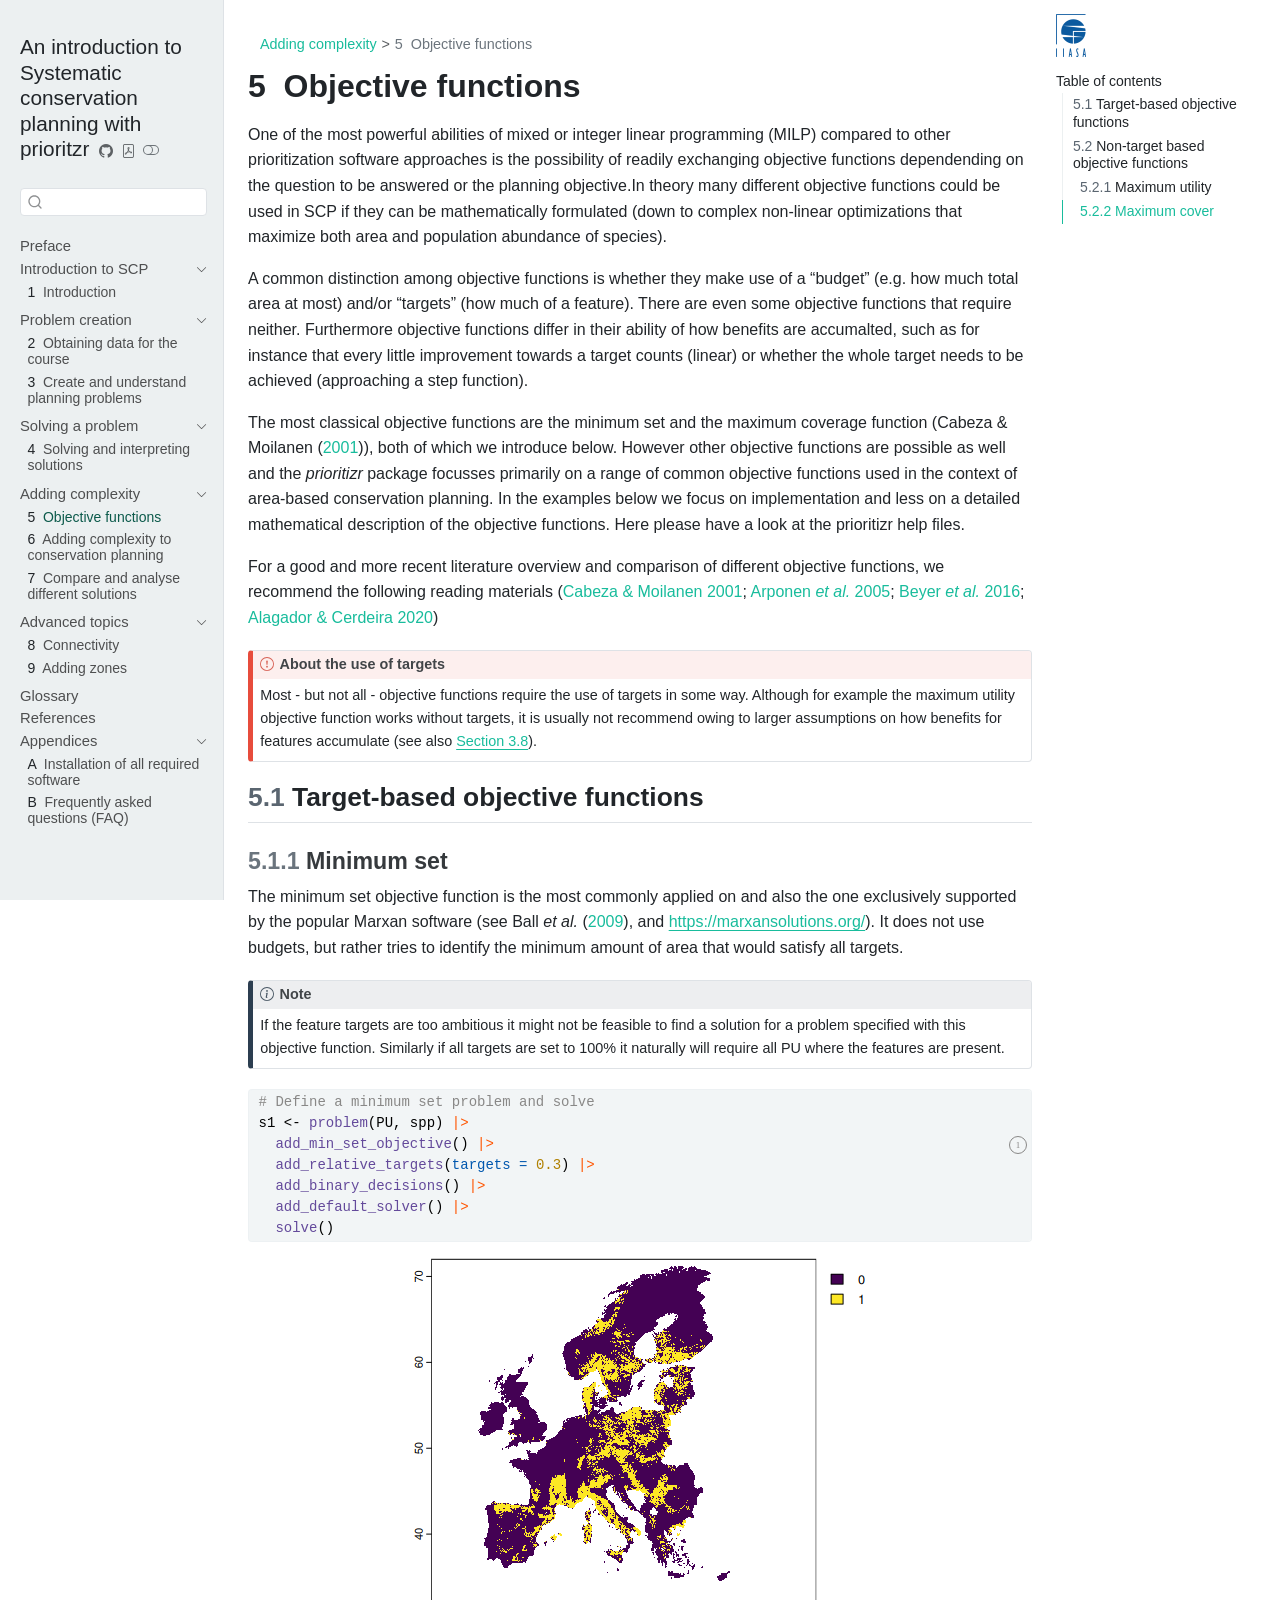
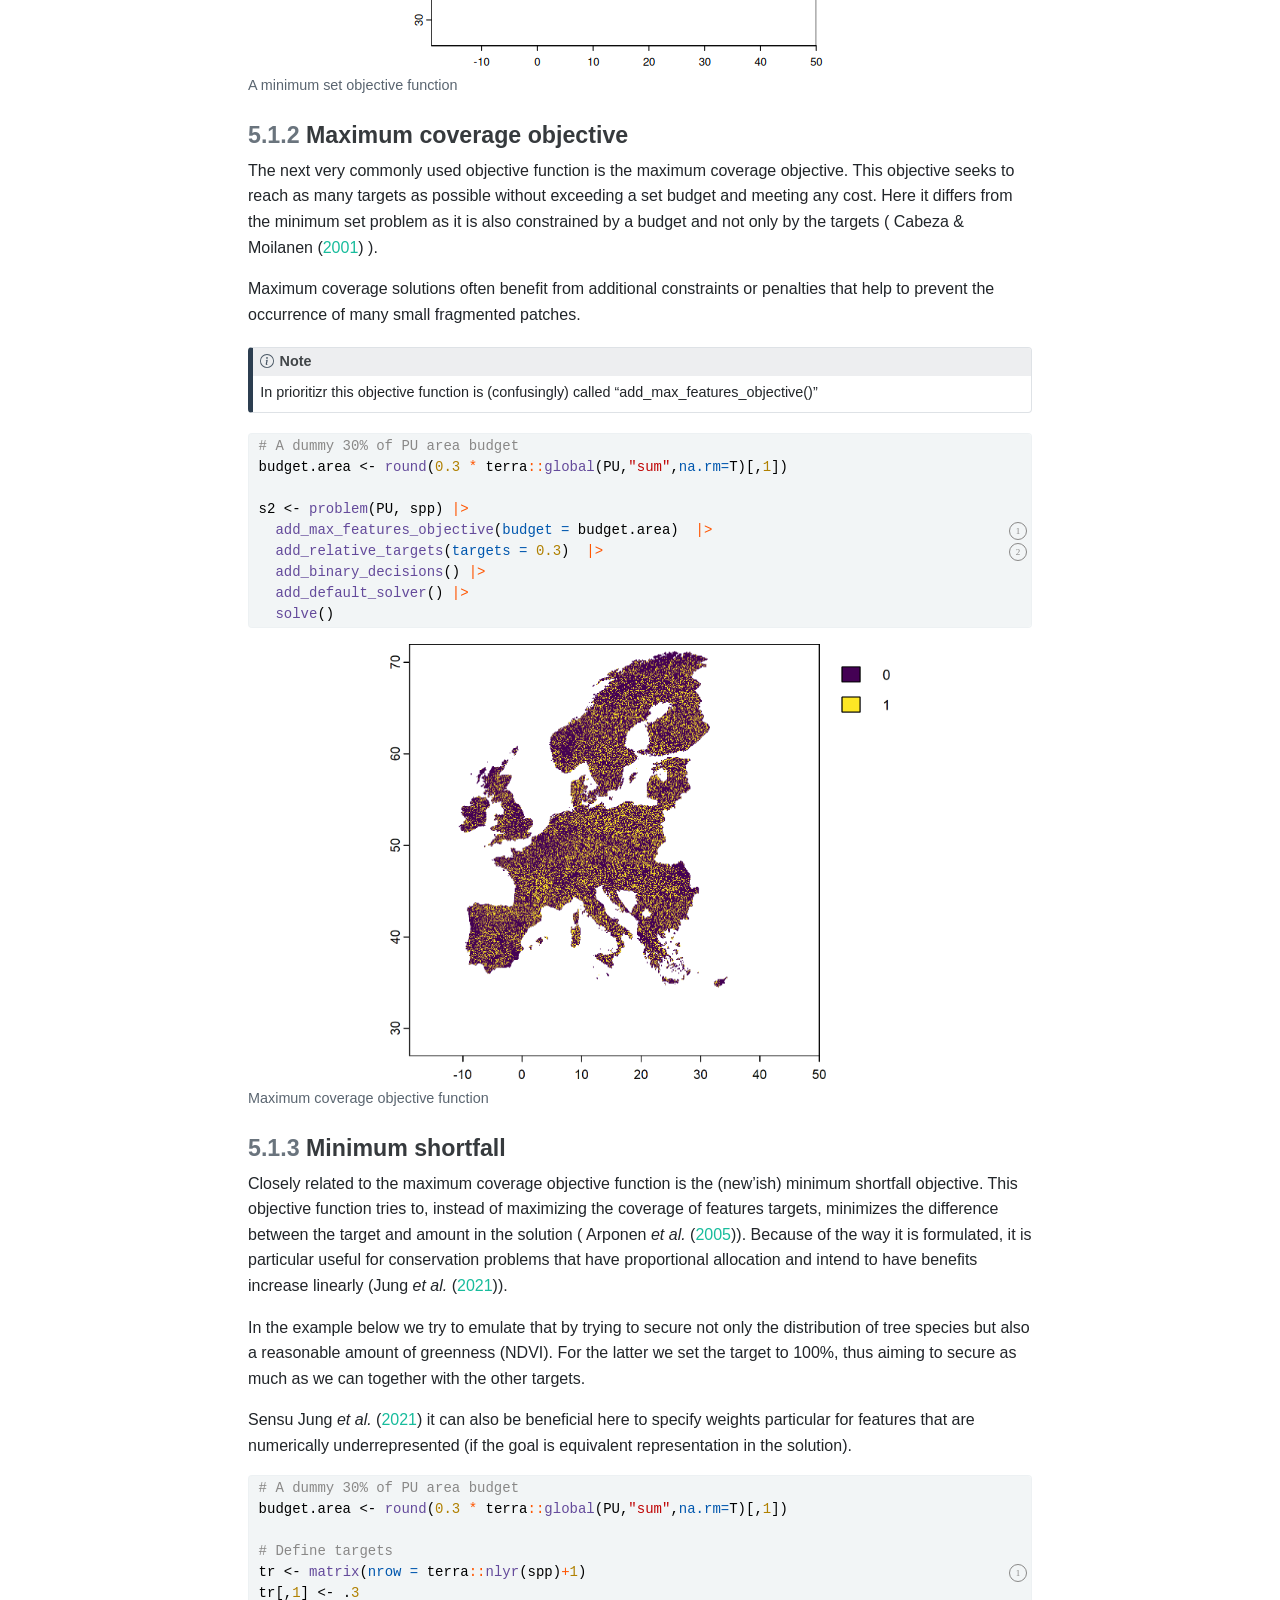
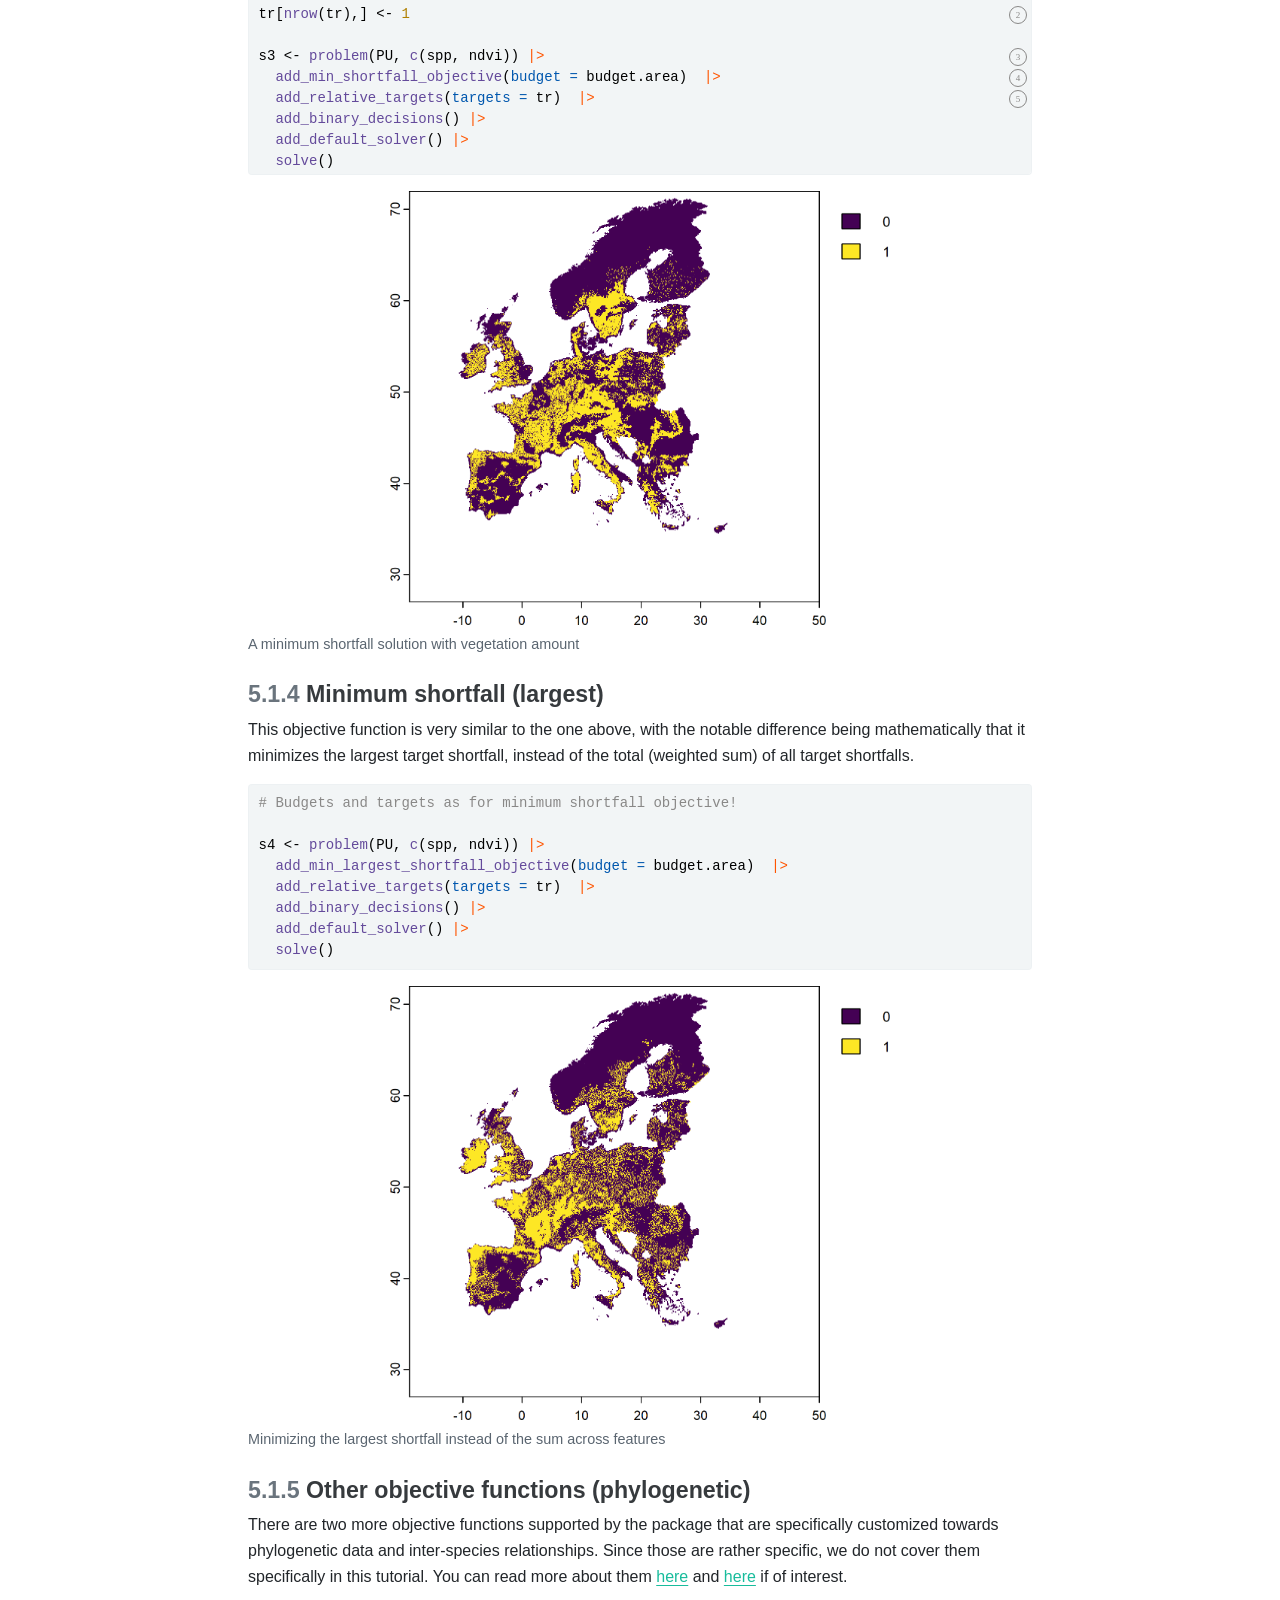
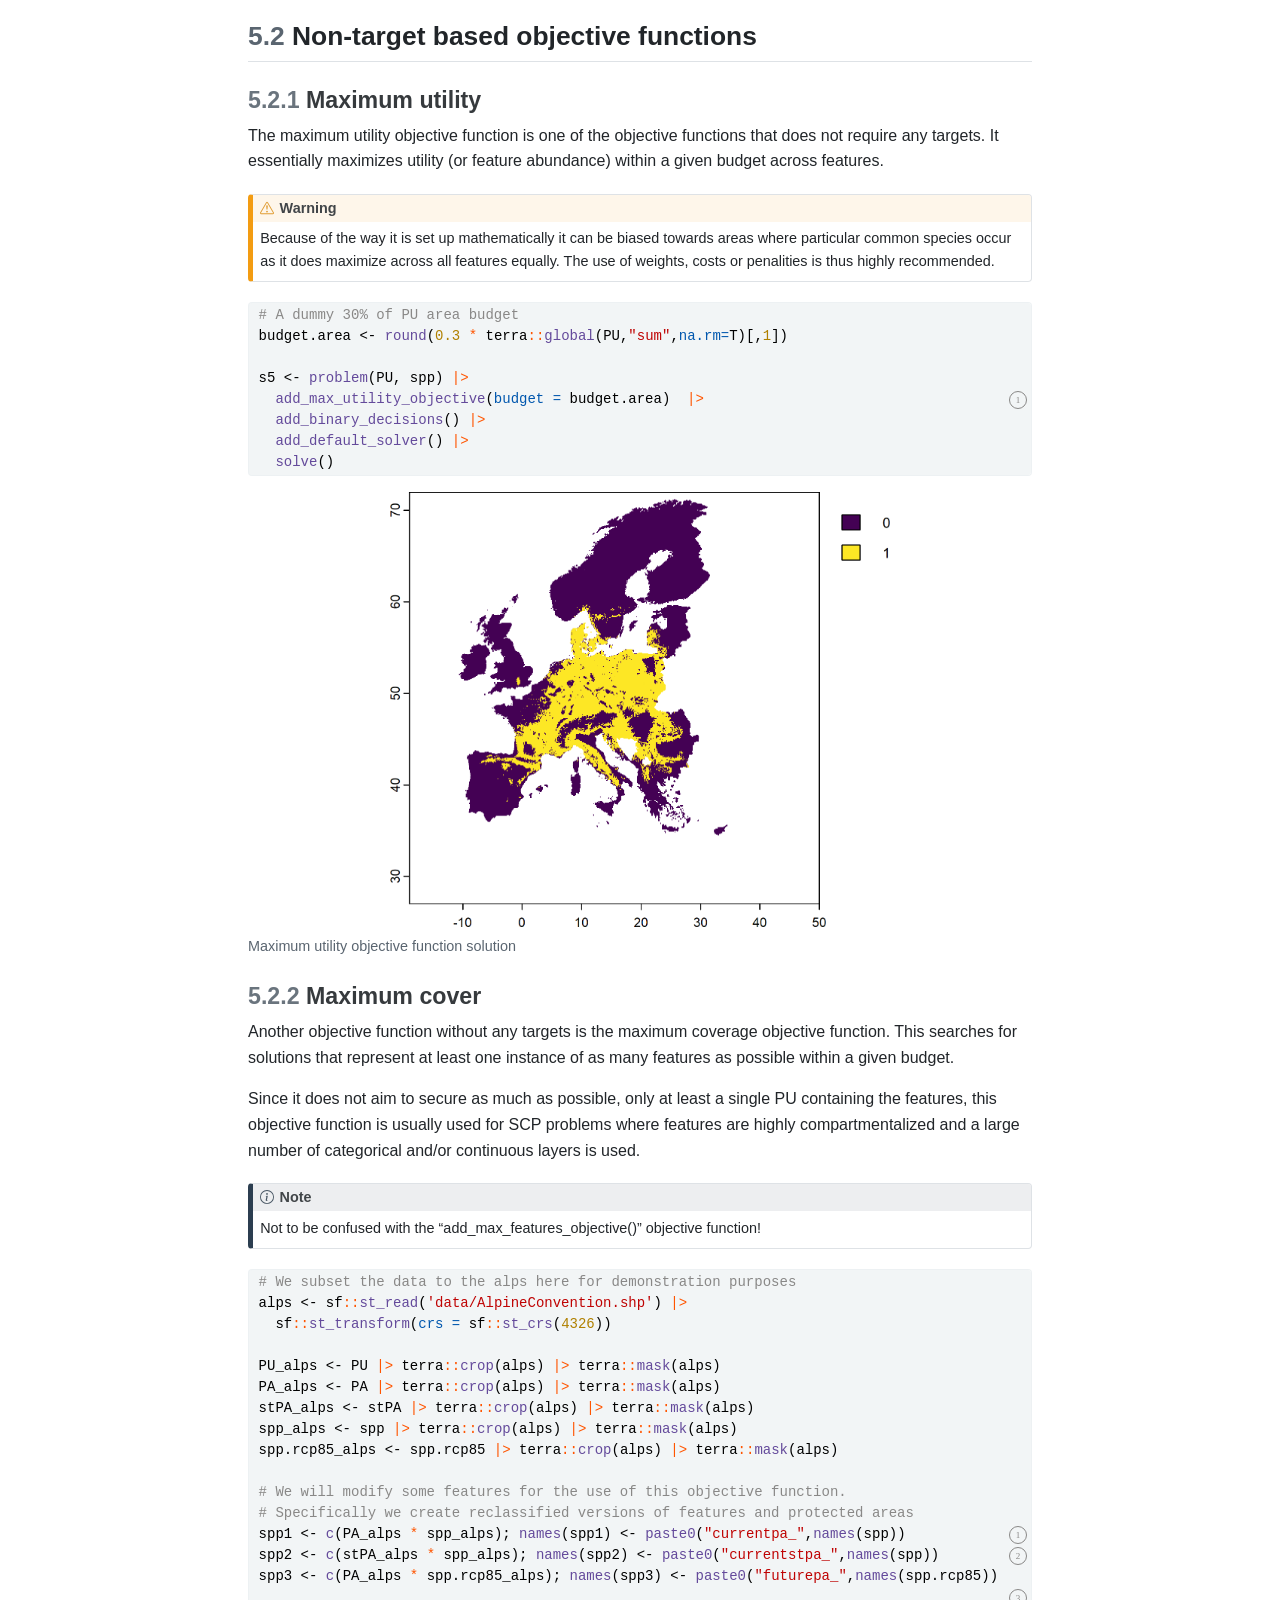
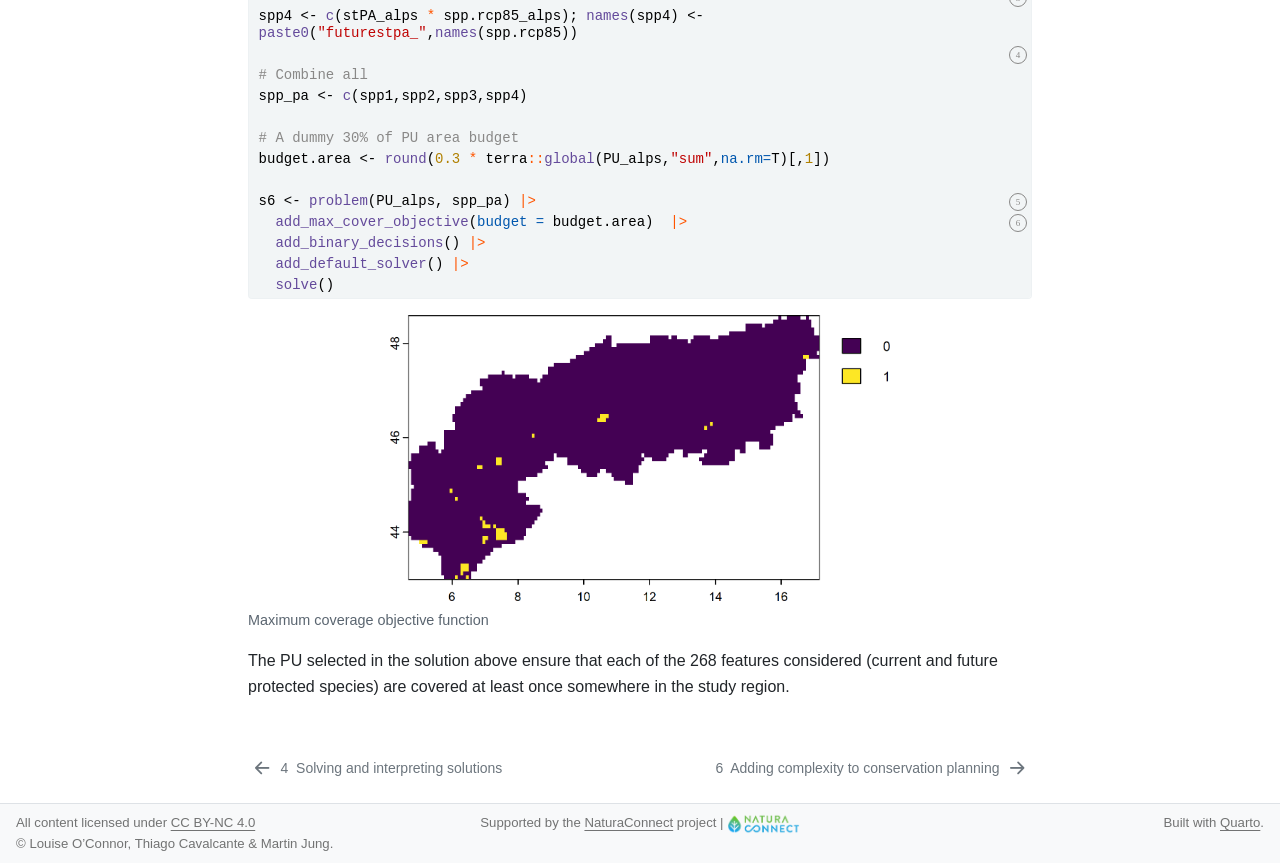
<file: chapters/ObjectiveFunctions.html>
<!DOCTYPE html>
<html xmlns="http://www.w3.org/1999/xhtml" lang="en" xml:lang="en"><head>

<meta charset="utf-8">
<meta name="generator" content="quarto-1.9.38">

<meta name="viewport" content="width=device-width, initial-scale=1.0, user-scalable=yes">


<title>5&nbsp; Objective functions – An introduction to Systematic conservation planning with prioritzr</title>
<style>
/* Default styles provided by pandoc.
** See https://pandoc.org/MANUAL.html#variables-for-html for config info.
*/
code{white-space: pre-wrap;}
span.smallcaps{font-variant: small-caps;}
div.columns{display: flex; gap: min(4vw, 1.5em);}
div.column{flex: auto; overflow-x: auto;}
div.hanging-indent{margin-left: 1.5em; text-indent: -1.5em;}
ul.task-list{list-style: none;}
ul.task-list li input[type="checkbox"] {
  width: 0.8em;
  margin: 0 0.8em 0.2em -1em; /* quarto-specific, see https://github.com/quarto-dev/quarto-cli/issues/4556 */ 
  vertical-align: middle;
}
/* CSS for syntax highlighting */
html { -webkit-text-size-adjust: 100%; }
pre > code.sourceCode { white-space: pre; position: relative; }
pre > code.sourceCode > span { display: inline-block; line-height: 1.25; }
pre > code.sourceCode > span:empty { height: 1.2em; }
.sourceCode { overflow: visible; }
code.sourceCode > span { color: inherit; text-decoration: inherit; }
div.sourceCode { margin: 1em 0; }
pre.sourceCode { margin: 0; }
@media screen {
div.sourceCode { overflow: auto; }
}
@media print {
pre > code.sourceCode { white-space: pre-wrap; }
pre > code.sourceCode > span { text-indent: -5em; padding-left: 5em; }
}
pre.numberSource code
  { counter-reset: source-line 0; }
pre.numberSource code > span
  { position: relative; left: -4em; counter-increment: source-line; }
pre.numberSource code > span > a:first-child::before
  { content: counter(source-line);
    position: relative; left: -1em; text-align: right; vertical-align: baseline;
    border: none; display: inline-block;
    -webkit-touch-callout: none; -webkit-user-select: none;
    -khtml-user-select: none; -moz-user-select: none;
    -ms-user-select: none; user-select: none;
    padding: 0 4px; width: 4em;
  }
pre.numberSource { margin-left: 3em;  padding-left: 4px; }
div.sourceCode
  {   }
@media screen {
pre > code.sourceCode > span > a:first-child::before { text-decoration: underline; }
}
/* CSS for citations */
div.csl-bib-body { }
div.csl-entry {
  clear: both;
}
.hanging-indent div.csl-entry {
  margin-left:2em;
  text-indent:-2em;
}
div.csl-left-margin {
  min-width:2em;
  float:left;
}
div.csl-right-inline {
  margin-left:2em;
  padding-left:1em;
}
div.csl-indent {
  margin-left: 2em;
}</style>


<script src="../site_libs/quarto-nav/quarto-nav.js"></script>
<script src="../site_libs/quarto-nav/headroom.min.js"></script>
<script src="../site_libs/clipboard/clipboard.min.js"></script>
<script src="../site_libs/quarto-search/autocomplete.umd.js"></script>
<script src="../site_libs/quarto-search/fuse.min.js"></script>
<script src="../site_libs/quarto-search/quarto-search.js"></script>
<meta name="quarto:offset" content="../">
<link href="../chapters/ProblemComplexity.html" rel="next">
<link href="../chapters/SolutionInterpretation.html" rel="prev">
<link href="..//resources/favicon.ico" rel="icon">
<script src="../site_libs/quarto-html/quarto.js" type="module"></script>
<script src="../site_libs/quarto-html/tabsets/tabsets.js" type="module"></script>
<script src="../site_libs/quarto-html/popper.min.js"></script>
<script src="../site_libs/quarto-html/tippy.umd.min.js"></script>
<script src="../site_libs/quarto-html/anchor.min.js"></script>
<link href="../site_libs/quarto-html/tippy.css" rel="stylesheet">
<link href="../site_libs/quarto-html/quarto-syntax-highlighting-8e563bccdeb7e5b4bf8f1d510bb78af9.css" rel="stylesheet" class="quarto-color-scheme" id="quarto-text-highlighting-styles">
<link href="../site_libs/quarto-html/quarto-syntax-highlighting-dark-8e563bccdeb7e5b4bf8f1d510bb78af9.css" rel="stylesheet" class="quarto-color-scheme quarto-color-alternate" id="quarto-text-highlighting-styles">
<link href="../site_libs/quarto-html/quarto-syntax-highlighting-8e563bccdeb7e5b4bf8f1d510bb78af9.css" rel="stylesheet" class="quarto-color-scheme-extra" id="quarto-text-highlighting-styles">
<script src="../site_libs/bootstrap/bootstrap.min.js"></script>
<link href="../site_libs/bootstrap/bootstrap-icons.css" rel="stylesheet">
<link href="../site_libs/bootstrap/bootstrap-b4038ea033d9bff4059b66adea6c21d7.min.css" rel="stylesheet" append-hash="true" class="quarto-color-scheme" id="quarto-bootstrap" data-mode="light">
<link href="../site_libs/bootstrap/bootstrap-dark-64cd986272760cbdcf880694e67bc337.min.css" rel="stylesheet" append-hash="true" class="quarto-color-scheme quarto-color-alternate" id="quarto-bootstrap" data-mode="dark">
<link href="../site_libs/bootstrap/bootstrap-b4038ea033d9bff4059b66adea6c21d7.min.css" rel="stylesheet" append-hash="true" class="quarto-color-scheme-extra" id="quarto-bootstrap" data-mode="light">
<script id="quarto-search-options" type="application/json">{
  "location": "sidebar",
  "copy-button": false,
  "collapse-after": 3,
  "panel-placement": "start",
  "type": "textbox",
  "limit": 50,
  "keyboard-shortcut": [
    "f",
    "/",
    "s"
  ],
  "show-item-context": false,
  "language": {
    "search-no-results-text": "No results",
    "search-matching-documents-text": "matching documents",
    "search-copy-link-title": "Copy link to search",
    "search-hide-matches-text": "Hide additional matches",
    "search-more-match-text": "more match in this document",
    "search-more-matches-text": "more matches in this document",
    "search-clear-button-title": "Clear",
    "search-text-placeholder": "",
    "search-detached-cancel-button-title": "Cancel",
    "search-submit-button-title": "Submit",
    "search-label": "Search"
  }
}</script>
<style>html{ scroll-behavior: smooth; }</style>


</head>

<body class="nav-sidebar docked quarto-light"><script id="quarto-html-before-body" type="application/javascript">
    const toggleBodyColorMode = (bsSheetEl) => {
      const mode = bsSheetEl.getAttribute("data-mode");
      const bodyEl = window.document.querySelector("body");
      if (mode === "dark") {
        bodyEl.classList.add("quarto-dark");
        bodyEl.classList.remove("quarto-light");
      } else {
        bodyEl.classList.add("quarto-light");
        bodyEl.classList.remove("quarto-dark");
      }
    }
    const toggleBodyColorPrimary = () => {
      const bsSheetEl = window.document.querySelector("link#quarto-bootstrap:not([rel=disabled-stylesheet])");
      if (bsSheetEl) {
        toggleBodyColorMode(bsSheetEl);
      }
    }
    const setColorSchemeToggle = (alternate) => {
      const toggles = window.document.querySelectorAll('.quarto-color-scheme-toggle');
      for (let i=0; i < toggles.length; i++) {
        const toggle = toggles[i];
        if (toggle) {
          if (alternate) {
            toggle.classList.add("alternate");
          } else {
            toggle.classList.remove("alternate");
          }
        }
      }
    };
    const toggleColorMode = (alternate) => {
      // Switch the stylesheets
      const primaryStylesheets = window.document.querySelectorAll('link.quarto-color-scheme:not(.quarto-color-alternate)');
      const alternateStylesheets = window.document.querySelectorAll('link.quarto-color-scheme.quarto-color-alternate');
      manageTransitions('#quarto-margin-sidebar .nav-link', false);
      if (alternate) {
        // note: dark is layered on light, we don't disable primary!
        enableStylesheet(alternateStylesheets);
        for (const sheetNode of alternateStylesheets) {
          if (sheetNode.id === "quarto-bootstrap") {
            toggleBodyColorMode(sheetNode);
          }
        }
      } else {
        disableStylesheet(alternateStylesheets);
        enableStylesheet(primaryStylesheets)
        toggleBodyColorPrimary();
      }
      manageTransitions('#quarto-margin-sidebar .nav-link', true);
      // Switch the toggles
      setColorSchemeToggle(alternate)
      // Hack to workaround the fact that safari doesn't
      // properly recolor the scrollbar when toggling (#1455)
      if (navigator.userAgent.indexOf('Safari') > 0 && navigator.userAgent.indexOf('Chrome') == -1) {
        manageTransitions("body", false);
        window.scrollTo(0, 1);
        setTimeout(() => {
          window.scrollTo(0, 0);
          manageTransitions("body", true);
        }, 40);
      }
    }
    const disableStylesheet = (stylesheets) => {
      for (let i=0; i < stylesheets.length; i++) {
        const stylesheet = stylesheets[i];
        stylesheet.rel = 'disabled-stylesheet';
      }
    }
    const enableStylesheet = (stylesheets) => {
      for (let i=0; i < stylesheets.length; i++) {
        const stylesheet = stylesheets[i];
        if(stylesheet.rel !== 'stylesheet') { // for Chrome, which will still FOUC without this check
          stylesheet.rel = 'stylesheet';
        }
      }
    }
    const manageTransitions = (selector, allowTransitions) => {
      const els = window.document.querySelectorAll(selector);
      for (let i=0; i < els.length; i++) {
        const el = els[i];
        if (allowTransitions) {
          el.classList.remove('notransition');
        } else {
          el.classList.add('notransition');
        }
      }
    }
    const isFileUrl = () => {
      return window.location.protocol === 'file:';
    }
    const hasAlternateSentinel = () => {
      let styleSentinel = getColorSchemeSentinel();
      if (styleSentinel !== null) {
        return styleSentinel === "alternate";
      } else {
        return false;
      }
    }
    const setStyleSentinel = (alternate) => {
      const value = alternate ? "alternate" : "default";
      if (!isFileUrl()) {
        window.localStorage.setItem("quarto-color-scheme", value);
      } else {
        localAlternateSentinel = value;
      }
    }
    const getColorSchemeSentinel = () => {
      if (!isFileUrl()) {
        const storageValue = window.localStorage.getItem("quarto-color-scheme");
        return storageValue != null ? storageValue : localAlternateSentinel;
      } else {
        return localAlternateSentinel;
      }
    }
    const toggleGiscusIfUsed = (isAlternate, darkModeDefault) => {
      const baseTheme = document.querySelector('#giscus-base-theme')?.value ?? 'light';
      const alternateTheme = document.querySelector('#giscus-alt-theme')?.value ?? 'dark';
      let newTheme = '';
      if(authorPrefersDark) {
        newTheme = isAlternate ? baseTheme : alternateTheme;
      } else {
        newTheme = isAlternate ? alternateTheme : baseTheme;
      }
      const changeGiscusTheme = () => {
        // From: https://github.com/giscus/giscus/issues/336
        const sendMessage = (message) => {
          const iframe = document.querySelector('iframe.giscus-frame');
          if (!iframe) return;
          iframe.contentWindow.postMessage({ giscus: message }, 'https://giscus.app');
        }
        sendMessage({
          setConfig: {
            theme: newTheme
          }
        });
      }
      const isGiscussLoaded = window.document.querySelector('iframe.giscus-frame') !== null;
      if (isGiscussLoaded) {
        changeGiscusTheme();
      }
    };
    const authorPrefersDark = false;
    const darkModeDefault = authorPrefersDark;
      document.querySelector('link#quarto-text-highlighting-styles.quarto-color-scheme-extra').rel = 'disabled-stylesheet';
      document.querySelector('link#quarto-bootstrap.quarto-color-scheme-extra').rel = 'disabled-stylesheet';
    let localAlternateSentinel = darkModeDefault ? 'alternate' : 'default';
    // Dark / light mode switch
    window.quartoToggleColorScheme = () => {
      // Read the current dark / light value
      let toAlternate = !hasAlternateSentinel();
      toggleColorMode(toAlternate);
      setStyleSentinel(toAlternate);
      toggleGiscusIfUsed(toAlternate, darkModeDefault);
      window.dispatchEvent(new Event('resize'));
    };
    // Switch to dark mode if need be
    if (hasAlternateSentinel()) {
      toggleColorMode(true);
    } else {
      toggleColorMode(false);
    }
  </script>

<div id="quarto-search-results"></div>
  <header id="quarto-header" class="headroom fixed-top">
  <nav class="quarto-secondary-nav">
    <div class="container-fluid d-flex">
      <button type="button" class="quarto-btn-toggle btn" data-bs-toggle="collapse" role="button" data-bs-target=".quarto-sidebar-collapse-item" aria-controls="quarto-sidebar" aria-expanded="false" aria-label="Toggle sidebar navigation" onclick="if (window.quartoToggleHeadroom) { window.quartoToggleHeadroom(); }">
        <i class="bi bi-layout-text-sidebar-reverse"></i>
      </button>
        <nav class="quarto-page-breadcrumbs" aria-label="breadcrumb"><ol class="breadcrumb"><li class="breadcrumb-item"><a href="../chapters/ObjectiveFunctions.html">Adding complexity</a></li><li class="breadcrumb-item"><a href="../chapters/ObjectiveFunctions.html"><span class="chapter-number">5</span>&nbsp; <span class="chapter-title">Objective functions</span></a></li></ol></nav>
        <a class="flex-grow-1" role="navigation" data-bs-toggle="collapse" data-bs-target=".quarto-sidebar-collapse-item" aria-controls="quarto-sidebar" aria-expanded="false" aria-label="Toggle sidebar navigation" onclick="if (window.quartoToggleHeadroom) { window.quartoToggleHeadroom(); }">      
        </a>
      <button type="button" class="btn quarto-search-button" aria-label="Search" onclick="window.quartoOpenSearch();">
        <i class="bi bi-search"></i>
      </button>
    </div>
  </nav>
</header>
<!-- content -->
<div id="quarto-content" class="quarto-container page-columns page-rows-contents page-layout-article">
<!-- sidebar -->
  <nav id="quarto-sidebar" class="sidebar collapse collapse-horizontal quarto-sidebar-collapse-item sidebar-navigation docked overflow-auto">
    <div class="pt-lg-2 mt-2 text-left sidebar-header">
    <div class="sidebar-title mb-0 py-0">
      <a href="../">An introduction to Systematic conservation planning with prioritzr</a> 
        <div class="sidebar-tools-main tools-wide">
    <a href="https://github.com/iiasa/eccb2026" title="Source Code" class="quarto-navigation-tool px-1" aria-label="Source Code"><i class="bi bi-github"></i></a>
    <a href="../An-introduction-to-Systematic-conservation-planning-with-prioritzr.pdf" title="Download PDF" class="quarto-navigation-tool px-1" aria-label="Download PDF"><i class="bi bi-file-pdf"></i></a>
  <a href="" class="quarto-color-scheme-toggle quarto-navigation-tool  px-1" onclick="window.quartoToggleColorScheme(); return false;" title="Toggle dark mode"><i class="bi"></i></a>
</div>
    </div>
      </div>
        <div class="mt-2 flex-shrink-0 align-items-center">
        <div class="sidebar-search">
        <div id="quarto-search" class="" title="Search"></div>
        </div>
        </div>
    <div class="sidebar-menu-container"> 
    <ul class="list-unstyled mt-1">
        <li class="sidebar-item">
  <div class="sidebar-item-container"> 
  <a href="../index.html" class="sidebar-item-text sidebar-link">
 <span class="menu-text">Preface</span></a>
  </div>
</li>
        <li class="sidebar-item sidebar-item-section">
      <div class="sidebar-item-container"> 
            <a class="sidebar-item-text sidebar-link text-start" data-bs-toggle="collapse" data-bs-target="#quarto-sidebar-section-1" role="navigation" aria-expanded="true">
 <span class="menu-text">Introduction to SCP</span></a>
          <a class="sidebar-item-toggle text-start" data-bs-toggle="collapse" data-bs-target="#quarto-sidebar-section-1" role="navigation" aria-expanded="true" aria-label="Toggle section">
            <i class="bi bi-chevron-right ms-2"></i>
          </a> 
      </div>
      <ul id="quarto-sidebar-section-1" class="collapse list-unstyled sidebar-section depth1 show">  
          <li class="sidebar-item">
  <div class="sidebar-item-container"> 
  <a href="../chapters/intro.html" class="sidebar-item-text sidebar-link">
 <span class="menu-text"><span class="chapter-number">1</span>&nbsp; <span class="chapter-title">Introduction</span></span></a>
  </div>
</li>
      </ul>
  </li>
        <li class="sidebar-item sidebar-item-section">
      <div class="sidebar-item-container"> 
            <a class="sidebar-item-text sidebar-link text-start" data-bs-toggle="collapse" data-bs-target="#quarto-sidebar-section-2" role="navigation" aria-expanded="true">
 <span class="menu-text">Problem creation</span></a>
          <a class="sidebar-item-toggle text-start" data-bs-toggle="collapse" data-bs-target="#quarto-sidebar-section-2" role="navigation" aria-expanded="true" aria-label="Toggle section">
            <i class="bi bi-chevron-right ms-2"></i>
          </a> 
      </div>
      <ul id="quarto-sidebar-section-2" class="collapse list-unstyled sidebar-section depth1 show">  
          <li class="sidebar-item">
  <div class="sidebar-item-container"> 
  <a href="../chapters/Datapreparation.html" class="sidebar-item-text sidebar-link">
 <span class="menu-text"><span class="chapter-number">2</span>&nbsp; <span class="chapter-title">Obtaining data for the course</span></span></a>
  </div>
</li>
          <li class="sidebar-item">
  <div class="sidebar-item-container"> 
  <a href="../chapters/Problemcreation.html" class="sidebar-item-text sidebar-link">
 <span class="menu-text"><span class="chapter-number">3</span>&nbsp; <span class="chapter-title">Create and understand planning problems</span></span></a>
  </div>
</li>
      </ul>
  </li>
        <li class="sidebar-item sidebar-item-section">
      <div class="sidebar-item-container"> 
            <a class="sidebar-item-text sidebar-link text-start" data-bs-toggle="collapse" data-bs-target="#quarto-sidebar-section-3" role="navigation" aria-expanded="true">
 <span class="menu-text">Solving a problem</span></a>
          <a class="sidebar-item-toggle text-start" data-bs-toggle="collapse" data-bs-target="#quarto-sidebar-section-3" role="navigation" aria-expanded="true" aria-label="Toggle section">
            <i class="bi bi-chevron-right ms-2"></i>
          </a> 
      </div>
      <ul id="quarto-sidebar-section-3" class="collapse list-unstyled sidebar-section depth1 show">  
          <li class="sidebar-item">
  <div class="sidebar-item-container"> 
  <a href="../chapters/SolutionInterpretation.html" class="sidebar-item-text sidebar-link">
 <span class="menu-text"><span class="chapter-number">4</span>&nbsp; <span class="chapter-title">Solving and interpreting solutions</span></span></a>
  </div>
</li>
      </ul>
  </li>
        <li class="sidebar-item sidebar-item-section">
      <div class="sidebar-item-container"> 
            <a class="sidebar-item-text sidebar-link text-start" data-bs-toggle="collapse" data-bs-target="#quarto-sidebar-section-4" role="navigation" aria-expanded="true">
 <span class="menu-text">Adding complexity</span></a>
          <a class="sidebar-item-toggle text-start" data-bs-toggle="collapse" data-bs-target="#quarto-sidebar-section-4" role="navigation" aria-expanded="true" aria-label="Toggle section">
            <i class="bi bi-chevron-right ms-2"></i>
          </a> 
      </div>
      <ul id="quarto-sidebar-section-4" class="collapse list-unstyled sidebar-section depth1 show">  
          <li class="sidebar-item">
  <div class="sidebar-item-container"> 
  <a href="../chapters/ObjectiveFunctions.html" class="sidebar-item-text sidebar-link active">
 <span class="menu-text"><span class="chapter-number">5</span>&nbsp; <span class="chapter-title">Objective functions</span></span></a>
  </div>
</li>
          <li class="sidebar-item">
  <div class="sidebar-item-container"> 
  <a href="../chapters/ProblemComplexity.html" class="sidebar-item-text sidebar-link">
 <span class="menu-text"><span class="chapter-number">6</span>&nbsp; <span class="chapter-title">Adding complexity to conservation planning</span></span></a>
  </div>
</li>
          <li class="sidebar-item">
  <div class="sidebar-item-container"> 
  <a href="../chapters/CompareSolutions.html" class="sidebar-item-text sidebar-link">
 <span class="menu-text"><span class="chapter-number">7</span>&nbsp; <span class="chapter-title">Compare and analyse different solutions</span></span></a>
  </div>
</li>
      </ul>
  </li>
        <li class="sidebar-item sidebar-item-section">
      <div class="sidebar-item-container"> 
            <a class="sidebar-item-text sidebar-link text-start" data-bs-toggle="collapse" data-bs-target="#quarto-sidebar-section-5" role="navigation" aria-expanded="true">
 <span class="menu-text">Advanced topics</span></a>
          <a class="sidebar-item-toggle text-start" data-bs-toggle="collapse" data-bs-target="#quarto-sidebar-section-5" role="navigation" aria-expanded="true" aria-label="Toggle section">
            <i class="bi bi-chevron-right ms-2"></i>
          </a> 
      </div>
      <ul id="quarto-sidebar-section-5" class="collapse list-unstyled sidebar-section depth1 show">  
          <li class="sidebar-item">
  <div class="sidebar-item-container"> 
  <a href="../chapters/Connectivity.html" class="sidebar-item-text sidebar-link">
 <span class="menu-text"><span class="chapter-number">8</span>&nbsp; <span class="chapter-title">Connectivity</span></span></a>
  </div>
</li>
          <li class="sidebar-item">
  <div class="sidebar-item-container"> 
  <a href="../chapters/Zones.html" class="sidebar-item-text sidebar-link">
 <span class="menu-text"><span class="chapter-number">9</span>&nbsp; <span class="chapter-title">Adding zones</span></span></a>
  </div>
</li>
      </ul>
  </li>
        <li class="sidebar-item">
  <div class="sidebar-item-container"> 
  <a href="../glossary.html" class="sidebar-item-text sidebar-link">
 <span class="menu-text">Glossary</span></a>
  </div>
</li>
        <li class="sidebar-item">
  <div class="sidebar-item-container"> 
  <a href="../references.html" class="sidebar-item-text sidebar-link">
 <span class="menu-text">References</span></a>
  </div>
</li>
        <li class="sidebar-item sidebar-item-section">
      <div class="sidebar-item-container"> 
            <a class="sidebar-item-text sidebar-link text-start" data-bs-toggle="collapse" data-bs-target="#quarto-sidebar-section-6" role="navigation" aria-expanded="true">
 <span class="menu-text">Appendices</span></a>
          <a class="sidebar-item-toggle text-start" data-bs-toggle="collapse" data-bs-target="#quarto-sidebar-section-6" role="navigation" aria-expanded="true" aria-label="Toggle section">
            <i class="bi bi-chevron-right ms-2"></i>
          </a> 
      </div>
      <ul id="quarto-sidebar-section-6" class="collapse list-unstyled sidebar-section depth1 show">  
          <li class="sidebar-item">
  <div class="sidebar-item-container"> 
  <a href="../appendices/installation.html" class="sidebar-item-text sidebar-link">
 <span class="menu-text"><span class="chapter-number">A</span>&nbsp; <span class="chapter-title">Installation of all required software</span></span></a>
  </div>
</li>
          <li class="sidebar-item">
  <div class="sidebar-item-container"> 
  <a href="../appendices/FAQ.html" class="sidebar-item-text sidebar-link">
 <span class="menu-text"><span class="chapter-number">B</span>&nbsp; <span class="chapter-title">Frequently asked questions (FAQ)</span></span></a>
  </div>
</li>
      </ul>
  </li>
    </ul>
    </div>
</nav>
<div id="quarto-sidebar-glass" class="quarto-sidebar-collapse-item" data-bs-toggle="collapse" data-bs-target=".quarto-sidebar-collapse-item"></div>
<!-- margin-sidebar -->
    <div id="quarto-margin-sidebar" class="sidebar margin-sidebar"><div class="quarto-margin-header"><div class="margin-header-item">
<p><img src="../resources/IIASA_logo_small.png" class="img-fluid"></p>
</div></div>
        <nav id="TOC" role="doc-toc" class="toc-active">
    <h2 id="toc-title">Table of contents</h2>
   
  <ul>
  <li><a href="#target-based-objective-functions" id="toc-target-based-objective-functions" class="nav-link active" data-scroll-target="#target-based-objective-functions"><span class="header-section-number">5.1</span> Target-based objective functions</a>
  <ul class="collapse">
  <li><a href="#minimum-set" id="toc-minimum-set" class="nav-link" data-scroll-target="#minimum-set"><span class="header-section-number">5.1.1</span> Minimum set</a></li>
  <li><a href="#maximum-coverage-objective" id="toc-maximum-coverage-objective" class="nav-link" data-scroll-target="#maximum-coverage-objective"><span class="header-section-number">5.1.2</span> Maximum coverage objective</a></li>
  <li><a href="#minimum-shortfall" id="toc-minimum-shortfall" class="nav-link" data-scroll-target="#minimum-shortfall"><span class="header-section-number">5.1.3</span> Minimum shortfall</a></li>
  <li><a href="#minimum-shortfall-largest" id="toc-minimum-shortfall-largest" class="nav-link" data-scroll-target="#minimum-shortfall-largest"><span class="header-section-number">5.1.4</span> Minimum shortfall (largest)</a></li>
  <li><a href="#other-objective-functions-phylogenetic" id="toc-other-objective-functions-phylogenetic" class="nav-link" data-scroll-target="#other-objective-functions-phylogenetic"><span class="header-section-number">5.1.5</span> Other objective functions (phylogenetic)</a></li>
  </ul></li>
  <li><a href="#non-target-based-objective-functions" id="toc-non-target-based-objective-functions" class="nav-link" data-scroll-target="#non-target-based-objective-functions"><span class="header-section-number">5.2</span> Non-target based objective functions</a>
  <ul class="collapse">
  <li><a href="#maximum-utility" id="toc-maximum-utility" class="nav-link" data-scroll-target="#maximum-utility"><span class="header-section-number">5.2.1</span> Maximum utility</a></li>
  <li><a href="#maximum-cover" id="toc-maximum-cover" class="nav-link" data-scroll-target="#maximum-cover"><span class="header-section-number">5.2.2</span> Maximum cover</a></li>
  </ul></li>
  </ul>
</nav>
    </div>
<!-- main -->
<main class="content" id="quarto-document-content">


<header id="title-block-header" class="quarto-title-block default"><nav class="quarto-page-breadcrumbs quarto-title-breadcrumbs d-none d-lg-block" aria-label="breadcrumb"><ol class="breadcrumb"><li class="breadcrumb-item"><a href="../chapters/ObjectiveFunctions.html">Adding complexity</a></li><li class="breadcrumb-item"><a href="../chapters/ObjectiveFunctions.html"><span class="chapter-number">5</span>&nbsp; <span class="chapter-title">Objective functions</span></a></li></ol></nav>
<div class="quarto-title">
<h1 class="title"><span id="sec-objective" class="quarto-section-identifier"><span class="chapter-number">5</span>&nbsp; <span class="chapter-title">Objective functions</span></span></h1>
</div>



<div class="quarto-title-meta">

    
  
    
  </div>
  


</header>


<p>One of the most powerful abilities of mixed or integer linear programming (MILP) compared to other prioritization software approaches is the possibility of readily exchanging objective functions dependending on the question to be answered or the planning objective.In theory many different objective functions could be used in SCP if they can be mathematically formulated (down to complex non-linear optimizations that maximize both area and population abundance of species).</p>
<p>A common distinction among objective functions is whether they make use of a “budget” (e.g.&nbsp;how much total area at most) and/or “targets” (how much of a feature). There are even some objective functions that require neither. Furthermore objective functions differ in their ability of how benefits are accumalted, such as for instance that every little improvement towards a target counts (linear) or whether the whole target needs to be achieved (approaching a step function).</p>
<p>The most classical objective functions are the minimum set and the maximum coverage function (<span class="citation" data-cites="cabeza2001design">Cabeza &amp; Moilanen (<a href="../references.html#ref-cabeza2001design" role="doc-biblioref">2001</a>)</span>), both of which we introduce below. However other objective functions are possible as well and the <em>prioritizr</em> package focusses primarily on a range of common objective functions used in the context of area-based conservation planning. In the examples below we focus on implementation and less on a detailed mathematical description of the objective functions. Here please have a look at the prioritizr help files.</p>
<p>For a good and more recent literature overview and comparison of different objective functions, we recommend the following reading materials <span class="citation" data-cites="cabeza2001design arponen2005value beyer2016solving alagador2020revisiting">(<a href="../references.html#ref-cabeza2001design" role="doc-biblioref">Cabeza &amp; Moilanen 2001</a>; <a href="../references.html#ref-arponen2005value" role="doc-biblioref">Arponen <em>et al.</em> 2005</a>; <a href="../references.html#ref-beyer2016solving" role="doc-biblioref">Beyer <em>et al.</em> 2016</a>; <a href="../references.html#ref-alagador2020revisiting" role="doc-biblioref">Alagador &amp; Cerdeira 2020</a>)</span></p>
<div class="callout callout-style-default callout-important callout-titled">
<div class="callout-header d-flex align-content-center">
<div class="callout-icon-container">
<i class="callout-icon"></i>
</div>
<div class="callout-title-container flex-fill">
<span class="screen-reader-only">Important</span>About the use of targets
</div>
</div>
<div class="callout-body-container callout-body">
<p>Most - but not all - objective functions require the use of targets in some way. Although for example the maximum utility objective function works without targets, it is usually not recommend owing to larger assumptions on how benefits for features accumulate (see also <a href="Datapreparation.html#sec-targets" class="quarto-xref"><span>Section 3.8</span></a>).</p>
</div>
</div>
<section id="target-based-objective-functions" class="level2" data-number="5.1">
<h2 data-number="5.1" class="anchored" data-anchor-id="target-based-objective-functions"><span class="header-section-number">5.1</span> Target-based objective functions</h2>
<section id="minimum-set" class="level3" data-number="5.1.1">
<h3 data-number="5.1.1" class="anchored" data-anchor-id="minimum-set"><span class="header-section-number">5.1.1</span> Minimum set</h3>
<p>The minimum set objective function is the most commonly applied on and also the one exclusively supported by the popular Marxan software (see <span class="citation" data-cites="ball2009marxan">Ball <em>et al.</em> (<a href="../references.html#ref-ball2009marxan" role="doc-biblioref">2009</a>)</span>, and <a href="https://marxansolutions.org/" class="uri">https://marxansolutions.org/</a>). It does not use budgets, but rather tries to identify the minimum amount of area that would satisfy all targets.</p>
<div class="callout callout-style-default callout-note callout-titled">
<div class="callout-header d-flex align-content-center">
<div class="callout-icon-container">
<i class="callout-icon"></i>
</div>
<div class="callout-title-container flex-fill">
Note
</div>
</div>
<div class="callout-body-container callout-body">
<p>If the feature targets are too ambitious it might not be feasible to find a solution for a problem specified with this objective function. Similarly if all targets are set to 100% it naturally will require all PU where the features are present.</p>
</div>
</div>
<div class="cell">
<div class="code-copy-outer-scaffold"><div class="sourceCode cell-code" id="annotated-cell-1"><pre class="sourceCode r code-annotation-code code-with-copy code-annotated"><code class="sourceCode r"><span id="annotated-cell-1-1"><a href="#annotated-cell-1-1" aria-hidden="true" tabindex="-1"></a><span class="co"># Define a minimum set problem and solve</span></span>
<span id="annotated-cell-1-2"><a href="#annotated-cell-1-2" aria-hidden="true" tabindex="-1"></a>s1 <span class="ot">&lt;-</span> <span class="fu">problem</span>(PU, spp) <span class="sc">|&gt;</span>                     </span>
<button class="code-annotation-anchor" data-target-cell="annotated-cell-1" data-target-annotation="1">1</button><span id="annotated-cell-1-3" class="code-annotation-target"><a href="#annotated-cell-1-3" aria-hidden="true" tabindex="-1"></a>  <span class="fu">add_min_set_objective</span>() <span class="sc">|&gt;</span></span>
<span id="annotated-cell-1-4"><a href="#annotated-cell-1-4" aria-hidden="true" tabindex="-1"></a>  <span class="fu">add_relative_targets</span>(<span class="at">targets =</span> <span class="fl">0.3</span>) <span class="sc">|&gt;</span>     </span>
<span id="annotated-cell-1-5"><a href="#annotated-cell-1-5" aria-hidden="true" tabindex="-1"></a>  <span class="fu">add_binary_decisions</span>() <span class="sc">|&gt;</span>                  </span>
<span id="annotated-cell-1-6"><a href="#annotated-cell-1-6" aria-hidden="true" tabindex="-1"></a>  <span class="fu">add_default_solver</span>() <span class="sc">|&gt;</span> </span>
<span id="annotated-cell-1-7"><a href="#annotated-cell-1-7" aria-hidden="true" tabindex="-1"></a>  <span class="fu">solve</span>()</span><div class="code-annotation-gutter-bg"></div><div class="code-annotation-gutter"></div></code></pre></div><button title="Copy to Clipboard" class="code-copy-button"><i class="bi"></i></button></div>
<div class="cell-annotation">
<dl class="code-annotation-container-hidden code-annotation-container-grid">
<dt data-target-cell="annotated-cell-1" data-target-annotation="1">1</dt>
<dd>
<span data-code-cell="annotated-cell-1" data-code-lines="3" data-code-annotation="1">Defined here. If no targets are specified, an error will be raised.</span>
</dd>
</dl>
</div>
</div>
<div class="quarto-figure quarto-figure-center">
<figure class="figure">
<p><img src="../figures/objectivefunctions_minset.png" class="img-fluid figure-img"></p>
<figcaption>A minimum set objective function</figcaption>
</figure>
</div>
</section>
<section id="maximum-coverage-objective" class="level3" data-number="5.1.2">
<h3 data-number="5.1.2" class="anchored" data-anchor-id="maximum-coverage-objective"><span class="header-section-number">5.1.2</span> Maximum coverage objective</h3>
<p>The next very commonly used objective function is the maximum coverage objective. This objective seeks to reach as many targets as possible without exceeding a set budget and meeting any cost. Here it differs from the minimum set problem as it is also constrained by a budget and not only by the targets ( <span class="citation" data-cites="cabeza2001design">Cabeza &amp; Moilanen (<a href="../references.html#ref-cabeza2001design" role="doc-biblioref">2001</a>)</span> ).</p>
<p>Maximum coverage solutions often benefit from additional constraints or penalties that help to prevent the occurrence of many small fragmented patches.</p>
<div class="callout callout-style-default callout-note callout-titled">
<div class="callout-header d-flex align-content-center">
<div class="callout-icon-container">
<i class="callout-icon"></i>
</div>
<div class="callout-title-container flex-fill">
Note
</div>
</div>
<div class="callout-body-container callout-body">
<p>In prioritizr this objective function is (confusingly) called “add_max_features_objective()”</p>
</div>
</div>
<div class="cell">
<div class="code-copy-outer-scaffold"><div class="sourceCode cell-code" id="annotated-cell-2"><pre class="sourceCode r code-annotation-code code-with-copy code-annotated"><code class="sourceCode r"><span id="annotated-cell-2-1"><a href="#annotated-cell-2-1" aria-hidden="true" tabindex="-1"></a><span class="co"># A dummy 30% of PU area budget</span></span>
<span id="annotated-cell-2-2"><a href="#annotated-cell-2-2" aria-hidden="true" tabindex="-1"></a>budget.area <span class="ot">&lt;-</span> <span class="fu">round</span>(<span class="fl">0.3</span> <span class="sc">*</span> terra<span class="sc">::</span><span class="fu">global</span>(PU,<span class="st">"sum"</span>,<span class="at">na.rm=</span>T)[,<span class="dv">1</span>])</span>
<span id="annotated-cell-2-3"><a href="#annotated-cell-2-3" aria-hidden="true" tabindex="-1"></a></span>
<span id="annotated-cell-2-4"><a href="#annotated-cell-2-4" aria-hidden="true" tabindex="-1"></a>s2 <span class="ot">&lt;-</span> <span class="fu">problem</span>(PU, spp) <span class="sc">|&gt;</span>    </span>
<button class="code-annotation-anchor" data-target-cell="annotated-cell-2" data-target-annotation="1">1</button><span id="annotated-cell-2-5" class="code-annotation-target"><a href="#annotated-cell-2-5" aria-hidden="true" tabindex="-1"></a>  <span class="fu">add_max_features_objective</span>(<span class="at">budget =</span> budget.area)  <span class="sc">|&gt;</span></span>
<button class="code-annotation-anchor" data-target-cell="annotated-cell-2" data-target-annotation="2">2</button><span id="annotated-cell-2-6" class="code-annotation-target"><a href="#annotated-cell-2-6" aria-hidden="true" tabindex="-1"></a>  <span class="fu">add_relative_targets</span>(<span class="at">targets =</span> <span class="fl">0.3</span>)  <span class="sc">|&gt;</span></span>
<span id="annotated-cell-2-7"><a href="#annotated-cell-2-7" aria-hidden="true" tabindex="-1"></a>  <span class="fu">add_binary_decisions</span>() <span class="sc">|&gt;</span>                                        </span>
<span id="annotated-cell-2-8"><a href="#annotated-cell-2-8" aria-hidden="true" tabindex="-1"></a>  <span class="fu">add_default_solver</span>() <span class="sc">|&gt;</span> </span>
<span id="annotated-cell-2-9"><a href="#annotated-cell-2-9" aria-hidden="true" tabindex="-1"></a>  <span class="fu">solve</span>()</span><div class="code-annotation-gutter-bg"></div><div class="code-annotation-gutter"></div></code></pre></div><button title="Copy to Clipboard" class="code-copy-button"><i class="bi"></i></button></div>
<div class="cell-annotation">
<dl class="code-annotation-container-hidden code-annotation-container-grid">
<dt data-target-cell="annotated-cell-2" data-target-annotation="1">1</dt>
<dd>
<span data-code-cell="annotated-cell-2" data-code-lines="5" data-code-annotation="1">Sets the objective using the budget specified above.</span>
</dd>
<dt data-target-cell="annotated-cell-2" data-target-annotation="2">2</dt>
<dd>
<span data-code-cell="annotated-cell-2" data-code-lines="6" data-code-annotation="2">Dummy targets to secure at least 30% of each feature distribution while staying within the budget. Given the large area budget, this should be easy to solve.</span>
</dd>
</dl>
</div>
</div>
<div class="quarto-figure quarto-figure-center">
<figure class="figure">
<p><img src="../figures/objectivefunctions_maxcov.png" class="img-fluid figure-img" width="500"></p>
<figcaption>Maximum coverage objective function</figcaption>
</figure>
</div>
</section>
<section id="minimum-shortfall" class="level3" data-number="5.1.3">
<h3 data-number="5.1.3" class="anchored" data-anchor-id="minimum-shortfall"><span class="header-section-number">5.1.3</span> Minimum shortfall</h3>
<p>Closely related to the maximum coverage objective function is the (new’ish) minimum shortfall objective. This objective function tries to, instead of maximizing the coverage of features targets, minimizes the difference between the target and amount in the solution ( <span class="citation" data-cites="arponen2005value">Arponen <em>et al.</em> (<a href="../references.html#ref-arponen2005value" role="doc-biblioref">2005</a>)</span>). Because of the way it is formulated, it is particular useful for conservation problems that have proportional allocation and intend to have benefits increase linearly (<span class="citation" data-cites="jung2021areas"><span class="nocase">Jung <em>et al.</em></span> (<a href="../references.html#ref-jung2021areas" role="doc-biblioref">2021</a>)</span>).</p>
<p>In the example below we try to emulate that by trying to secure not only the distribution of tree species but also a reasonable amount of greenness (NDVI). For the latter we set the target to 100%, thus aiming to secure as much as we can together with the other targets.</p>
<p>Sensu <span class="citation" data-cites="jung2021areas"><span class="nocase">Jung <em>et al.</em></span> (<a href="../references.html#ref-jung2021areas" role="doc-biblioref">2021</a>)</span> it can also be beneficial here to specify weights particular for features that are numerically underrepresented (if the goal is equivalent representation in the solution).</p>
<div class="cell">
<div class="code-copy-outer-scaffold"><div class="sourceCode cell-code" id="annotated-cell-3"><pre class="sourceCode r code-annotation-code code-with-copy code-annotated"><code class="sourceCode r"><span id="annotated-cell-3-1"><a href="#annotated-cell-3-1" aria-hidden="true" tabindex="-1"></a><span class="co"># A dummy 30% of PU area budget</span></span>
<span id="annotated-cell-3-2"><a href="#annotated-cell-3-2" aria-hidden="true" tabindex="-1"></a>budget.area <span class="ot">&lt;-</span> <span class="fu">round</span>(<span class="fl">0.3</span> <span class="sc">*</span> terra<span class="sc">::</span><span class="fu">global</span>(PU,<span class="st">"sum"</span>,<span class="at">na.rm=</span>T)[,<span class="dv">1</span>])</span>
<span id="annotated-cell-3-3"><a href="#annotated-cell-3-3" aria-hidden="true" tabindex="-1"></a></span>
<span id="annotated-cell-3-4"><a href="#annotated-cell-3-4" aria-hidden="true" tabindex="-1"></a><span class="co"># Define targets</span></span>
<button class="code-annotation-anchor" data-target-cell="annotated-cell-3" data-target-annotation="1">1</button><span id="annotated-cell-3-5" class="code-annotation-target"><a href="#annotated-cell-3-5" aria-hidden="true" tabindex="-1"></a>tr <span class="ot">&lt;-</span> <span class="fu">matrix</span>(<span class="at">nrow =</span> terra<span class="sc">::</span><span class="fu">nlyr</span>(spp)<span class="sc">+</span><span class="dv">1</span>)</span>
<span id="annotated-cell-3-6"><a href="#annotated-cell-3-6" aria-hidden="true" tabindex="-1"></a>tr[,<span class="dv">1</span>] <span class="ot">&lt;-</span> .<span class="dv">3</span></span>
<button class="code-annotation-anchor" data-target-cell="annotated-cell-3" data-target-annotation="2">2</button><span id="annotated-cell-3-7" class="code-annotation-target"><a href="#annotated-cell-3-7" aria-hidden="true" tabindex="-1"></a>tr[<span class="fu">nrow</span>(tr),] <span class="ot">&lt;-</span> <span class="dv">1</span></span>
<span id="annotated-cell-3-8"><a href="#annotated-cell-3-8" aria-hidden="true" tabindex="-1"></a></span>
<button class="code-annotation-anchor" data-target-cell="annotated-cell-3" data-target-annotation="3">3</button><span id="annotated-cell-3-9" class="code-annotation-target"><a href="#annotated-cell-3-9" aria-hidden="true" tabindex="-1"></a>s3 <span class="ot">&lt;-</span> <span class="fu">problem</span>(PU, <span class="fu">c</span>(spp, ndvi)) <span class="sc">|&gt;</span></span>
<button class="code-annotation-anchor" data-target-cell="annotated-cell-3" data-target-annotation="4">4</button><span id="annotated-cell-3-10" class="code-annotation-target"><a href="#annotated-cell-3-10" aria-hidden="true" tabindex="-1"></a>  <span class="fu">add_min_shortfall_objective</span>(<span class="at">budget =</span> budget.area)  <span class="sc">|&gt;</span></span>
<button class="code-annotation-anchor" data-target-cell="annotated-cell-3" data-target-annotation="5">5</button><span id="annotated-cell-3-11" class="code-annotation-target"><a href="#annotated-cell-3-11" aria-hidden="true" tabindex="-1"></a>  <span class="fu">add_relative_targets</span>(<span class="at">targets =</span> tr)  <span class="sc">|&gt;</span></span>
<span id="annotated-cell-3-12"><a href="#annotated-cell-3-12" aria-hidden="true" tabindex="-1"></a>  <span class="fu">add_binary_decisions</span>() <span class="sc">|&gt;</span>                                        </span>
<span id="annotated-cell-3-13"><a href="#annotated-cell-3-13" aria-hidden="true" tabindex="-1"></a>  <span class="fu">add_default_solver</span>() <span class="sc">|&gt;</span> </span>
<span id="annotated-cell-3-14"><a href="#annotated-cell-3-14" aria-hidden="true" tabindex="-1"></a>  <span class="fu">solve</span>()</span><div class="code-annotation-gutter-bg"></div><div class="code-annotation-gutter"></div></code></pre></div><button title="Copy to Clipboard" class="code-copy-button"><i class="bi"></i></button></div>
<div class="cell-annotation">
<dl class="code-annotation-container-hidden code-annotation-container-grid">
<dt data-target-cell="annotated-cell-3" data-target-annotation="1">1</dt>
<dd>
<span data-code-cell="annotated-cell-3" data-code-lines="5" data-code-annotation="1">We set the manual relative targets here equal to the number of features in the problem. Note the +1 to account for the added NDVI.</span>
</dd>
<dt data-target-cell="annotated-cell-3" data-target-annotation="2">2</dt>
<dd>
<span data-code-cell="annotated-cell-3" data-code-lines="7" data-code-annotation="2">Target for the last feature (NDVI) set to 100%, thus will never be reached.</span>
</dd>
<dt data-target-cell="annotated-cell-3" data-target-annotation="3">3</dt>
<dd>
<span data-code-cell="annotated-cell-3" data-code-lines="9" data-code-annotation="3">Adding both species and NDVI layer here as a proxy of vegetation greenness</span>
</dd>
<dt data-target-cell="annotated-cell-3" data-target-annotation="4">4</dt>
<dd>
<span data-code-cell="annotated-cell-3" data-code-lines="10" data-code-annotation="4">The minimum shortfall objective with the 30% budget.</span>
</dd>
<dt data-target-cell="annotated-cell-3" data-target-annotation="5">5</dt>
<dd>
<span data-code-cell="annotated-cell-3" data-code-lines="11" data-code-annotation="5">Adding the manually defined targets by feature from above here.</span>
</dd>
</dl>
</div>
</div>
<div class="quarto-figure quarto-figure-center">
<figure class="figure">
<p><img src="../figures/objectivefunctions_minshortfall.png" class="img-fluid figure-img" width="500"></p>
<figcaption>A minimum shortfall solution with vegetation amount</figcaption>
</figure>
</div>
</section>
<section id="minimum-shortfall-largest" class="level3" data-number="5.1.4">
<h3 data-number="5.1.4" class="anchored" data-anchor-id="minimum-shortfall-largest"><span class="header-section-number">5.1.4</span> Minimum shortfall (largest)</h3>
<p>This objective function is very similar to the one above, with the notable difference being mathematically that it minimizes the largest target shortfall, instead of the total (weighted sum) of all target shortfalls.</p>
<div class="cell">
<div class="code-copy-outer-scaffold"><div class="sourceCode cell-code" id="cb1"><pre class="sourceCode r code-with-copy"><code class="sourceCode r"><span id="cb1-1"><a href="#cb1-1" aria-hidden="true" tabindex="-1"></a><span class="co"># Budgets and targets as for minimum shortfall objective!</span></span>
<span id="cb1-2"><a href="#cb1-2" aria-hidden="true" tabindex="-1"></a></span>
<span id="cb1-3"><a href="#cb1-3" aria-hidden="true" tabindex="-1"></a>s4 <span class="ot">&lt;-</span> <span class="fu">problem</span>(PU, <span class="fu">c</span>(spp, ndvi)) <span class="sc">|&gt;</span>                                  </span>
<span id="cb1-4"><a href="#cb1-4" aria-hidden="true" tabindex="-1"></a>  <span class="fu">add_min_largest_shortfall_objective</span>(<span class="at">budget =</span> budget.area)  <span class="sc">|&gt;</span>       </span>
<span id="cb1-5"><a href="#cb1-5" aria-hidden="true" tabindex="-1"></a>  <span class="fu">add_relative_targets</span>(<span class="at">targets =</span> tr)  <span class="sc">|&gt;</span>                              </span>
<span id="cb1-6"><a href="#cb1-6" aria-hidden="true" tabindex="-1"></a>  <span class="fu">add_binary_decisions</span>() <span class="sc">|&gt;</span>                                        </span>
<span id="cb1-7"><a href="#cb1-7" aria-hidden="true" tabindex="-1"></a>  <span class="fu">add_default_solver</span>() <span class="sc">|&gt;</span> </span>
<span id="cb1-8"><a href="#cb1-8" aria-hidden="true" tabindex="-1"></a>  <span class="fu">solve</span>()</span></code></pre></div><button title="Copy to Clipboard" class="code-copy-button"><i class="bi"></i></button></div>
</div>
<div class="quarto-figure quarto-figure-center">
<figure class="figure">
<p><img src="../figures/objectivefunctions_minlargeshortfall.png" class="img-fluid figure-img" width="500"></p>
<figcaption>Minimizing the largest shortfall instead of the sum across features</figcaption>
</figure>
</div>
</section>
<section id="other-objective-functions-phylogenetic" class="level3" data-number="5.1.5">
<h3 data-number="5.1.5" class="anchored" data-anchor-id="other-objective-functions-phylogenetic"><span class="header-section-number">5.1.5</span> Other objective functions (phylogenetic)</h3>
<p>There are two more objective functions supported by the package that are specifically customized towards phylogenetic data and inter-species relationships. Since those are rather specific, we do not cover them specifically in this tutorial. You can read more about them <a href="https://prioritizr.net/reference/add_max_phylo_div_objective.html" title="Maximum phylogenetic diversity">here</a> and <a href="https://prioritizr.net/reference/add_max_phylo_end_objective.html" title="Maximum phylogenetic endemism">here</a> if of interest.</p>
</section>
</section>
<section id="non-target-based-objective-functions" class="level2" data-number="5.2">
<h2 data-number="5.2" class="anchored" data-anchor-id="non-target-based-objective-functions"><span class="header-section-number">5.2</span> Non-target based objective functions</h2>
<section id="maximum-utility" class="level3" data-number="5.2.1">
<h3 data-number="5.2.1" class="anchored" data-anchor-id="maximum-utility"><span class="header-section-number">5.2.1</span> Maximum utility</h3>
<p>The maximum utility objective function is one of the objective functions that does not require any targets. It essentially maximizes utility (or feature abundance) within a given budget across features.</p>
<div class="callout callout-style-default callout-warning callout-titled">
<div class="callout-header d-flex align-content-center">
<div class="callout-icon-container">
<i class="callout-icon"></i>
</div>
<div class="callout-title-container flex-fill">
Warning
</div>
</div>
<div class="callout-body-container callout-body">
<p>Because of the way it is set up mathematically it can be biased towards areas where particular common species occur as it does maximize across all features equally. The use of weights, costs or penalities is thus highly recommended.</p>
</div>
</div>
<div class="cell">
<div class="code-copy-outer-scaffold"><div class="sourceCode cell-code" id="annotated-cell-5"><pre class="sourceCode r code-annotation-code code-with-copy code-annotated"><code class="sourceCode r"><span id="annotated-cell-5-1"><a href="#annotated-cell-5-1" aria-hidden="true" tabindex="-1"></a><span class="co"># A dummy 30% of PU area budget</span></span>
<span id="annotated-cell-5-2"><a href="#annotated-cell-5-2" aria-hidden="true" tabindex="-1"></a>budget.area <span class="ot">&lt;-</span> <span class="fu">round</span>(<span class="fl">0.3</span> <span class="sc">*</span> terra<span class="sc">::</span><span class="fu">global</span>(PU,<span class="st">"sum"</span>,<span class="at">na.rm=</span>T)[,<span class="dv">1</span>])</span>
<span id="annotated-cell-5-3"><a href="#annotated-cell-5-3" aria-hidden="true" tabindex="-1"></a></span>
<span id="annotated-cell-5-4"><a href="#annotated-cell-5-4" aria-hidden="true" tabindex="-1"></a>s5 <span class="ot">&lt;-</span> <span class="fu">problem</span>(PU, spp) <span class="sc">|&gt;</span>    </span>
<button class="code-annotation-anchor" data-target-cell="annotated-cell-5" data-target-annotation="1">1</button><span id="annotated-cell-5-5" class="code-annotation-target"><a href="#annotated-cell-5-5" aria-hidden="true" tabindex="-1"></a>  <span class="fu">add_max_utility_objective</span>(<span class="at">budget =</span> budget.area)  <span class="sc">|&gt;</span></span>
<span id="annotated-cell-5-6"><a href="#annotated-cell-5-6" aria-hidden="true" tabindex="-1"></a>  <span class="fu">add_binary_decisions</span>() <span class="sc">|&gt;</span>                  </span>
<span id="annotated-cell-5-7"><a href="#annotated-cell-5-7" aria-hidden="true" tabindex="-1"></a>  <span class="fu">add_default_solver</span>() <span class="sc">|&gt;</span> </span>
<span id="annotated-cell-5-8"><a href="#annotated-cell-5-8" aria-hidden="true" tabindex="-1"></a>  <span class="fu">solve</span>()</span><div class="code-annotation-gutter-bg"></div><div class="code-annotation-gutter"></div></code></pre></div><button title="Copy to Clipboard" class="code-copy-button"><i class="bi"></i></button></div>
<div class="cell-annotation">
<dl class="code-annotation-container-hidden code-annotation-container-grid">
<dt data-target-cell="annotated-cell-5" data-target-annotation="1">1</dt>
<dd>
<span data-code-cell="annotated-cell-5" data-code-lines="5" data-code-annotation="1">Note the difference in name (utility vs coverage). The maximum utility objective does not require targets, only a specified budget.</span>
</dd>
</dl>
</div>
</div>
<div class="quarto-figure quarto-figure-center">
<figure class="figure">
<p><img src="../figures/objectivefunctions_maxutility.png" class="img-fluid figure-img" width="500"></p>
<figcaption>Maximum utility objective function solution</figcaption>
</figure>
</div>
</section>
<section id="maximum-cover" class="level3" data-number="5.2.2">
<h3 data-number="5.2.2" class="anchored" data-anchor-id="maximum-cover"><span class="header-section-number">5.2.2</span> Maximum cover</h3>
<p>Another objective function without any targets is the maximum coverage objective function. This searches for solutions that represent at least one instance of as many features as possible within a given budget.</p>
<p>Since it does not aim to secure as much as possible, only at least a single PU containing the features, this objective function is usually used for SCP problems where features are highly compartmentalized and a large number of categorical and/or continuous layers is used.</p>
<div class="callout callout-style-default callout-note callout-titled">
<div class="callout-header d-flex align-content-center">
<div class="callout-icon-container">
<i class="callout-icon"></i>
</div>
<div class="callout-title-container flex-fill">
Note
</div>
</div>
<div class="callout-body-container callout-body">
<p>Not to be confused with the “add_max_features_objective()” objective function!</p>
</div>
</div>
<div class="cell">
<div class="code-copy-outer-scaffold"><div class="sourceCode cell-code" id="annotated-cell-6"><pre class="sourceCode r code-annotation-code code-with-copy code-annotated"><code class="sourceCode r"><span id="annotated-cell-6-1"><a href="#annotated-cell-6-1" aria-hidden="true" tabindex="-1"></a><span class="co"># We subset the data to the alps here for demonstration purposes</span></span>
<span id="annotated-cell-6-2"><a href="#annotated-cell-6-2" aria-hidden="true" tabindex="-1"></a>alps <span class="ot">&lt;-</span> sf<span class="sc">::</span><span class="fu">st_read</span>(<span class="st">'data/AlpineConvention.shp'</span>) <span class="sc">|&gt;</span></span>
<span id="annotated-cell-6-3"><a href="#annotated-cell-6-3" aria-hidden="true" tabindex="-1"></a>  sf<span class="sc">::</span><span class="fu">st_transform</span>(<span class="at">crs =</span> sf<span class="sc">::</span><span class="fu">st_crs</span>(<span class="dv">4326</span>))</span>
<span id="annotated-cell-6-4"><a href="#annotated-cell-6-4" aria-hidden="true" tabindex="-1"></a></span>
<span id="annotated-cell-6-5"><a href="#annotated-cell-6-5" aria-hidden="true" tabindex="-1"></a>PU_alps <span class="ot">&lt;-</span> PU <span class="sc">|&gt;</span> terra<span class="sc">::</span><span class="fu">crop</span>(alps) <span class="sc">|&gt;</span> terra<span class="sc">::</span><span class="fu">mask</span>(alps)</span>
<span id="annotated-cell-6-6"><a href="#annotated-cell-6-6" aria-hidden="true" tabindex="-1"></a>PA_alps <span class="ot">&lt;-</span> PA <span class="sc">|&gt;</span> terra<span class="sc">::</span><span class="fu">crop</span>(alps) <span class="sc">|&gt;</span> terra<span class="sc">::</span><span class="fu">mask</span>(alps)</span>
<span id="annotated-cell-6-7"><a href="#annotated-cell-6-7" aria-hidden="true" tabindex="-1"></a>stPA_alps <span class="ot">&lt;-</span> stPA <span class="sc">|&gt;</span> terra<span class="sc">::</span><span class="fu">crop</span>(alps) <span class="sc">|&gt;</span> terra<span class="sc">::</span><span class="fu">mask</span>(alps)</span>
<span id="annotated-cell-6-8"><a href="#annotated-cell-6-8" aria-hidden="true" tabindex="-1"></a>spp_alps <span class="ot">&lt;-</span> spp <span class="sc">|&gt;</span> terra<span class="sc">::</span><span class="fu">crop</span>(alps) <span class="sc">|&gt;</span> terra<span class="sc">::</span><span class="fu">mask</span>(alps)</span>
<span id="annotated-cell-6-9"><a href="#annotated-cell-6-9" aria-hidden="true" tabindex="-1"></a>spp.rcp85_alps <span class="ot">&lt;-</span> spp.rcp85 <span class="sc">|&gt;</span> terra<span class="sc">::</span><span class="fu">crop</span>(alps) <span class="sc">|&gt;</span> terra<span class="sc">::</span><span class="fu">mask</span>(alps)</span>
<span id="annotated-cell-6-10"><a href="#annotated-cell-6-10" aria-hidden="true" tabindex="-1"></a></span>
<span id="annotated-cell-6-11"><a href="#annotated-cell-6-11" aria-hidden="true" tabindex="-1"></a><span class="co"># We will modify some features for the use of this objective function.</span></span>
<span id="annotated-cell-6-12"><a href="#annotated-cell-6-12" aria-hidden="true" tabindex="-1"></a><span class="co"># Specifically we create reclassified versions of features and protected areas</span></span>
<button class="code-annotation-anchor" data-target-cell="annotated-cell-6" data-target-annotation="1">1</button><span id="annotated-cell-6-13" class="code-annotation-target"><a href="#annotated-cell-6-13" aria-hidden="true" tabindex="-1"></a>spp1 <span class="ot">&lt;-</span> <span class="fu">c</span>(PA_alps <span class="sc">*</span> spp_alps); <span class="fu">names</span>(spp1) <span class="ot">&lt;-</span> <span class="fu">paste0</span>(<span class="st">"currentpa_"</span>,<span class="fu">names</span>(spp))</span>
<button class="code-annotation-anchor" data-target-cell="annotated-cell-6" data-target-annotation="2">2</button><span id="annotated-cell-6-14" class="code-annotation-target"><a href="#annotated-cell-6-14" aria-hidden="true" tabindex="-1"></a>spp2 <span class="ot">&lt;-</span> <span class="fu">c</span>(stPA_alps <span class="sc">*</span> spp_alps); <span class="fu">names</span>(spp2) <span class="ot">&lt;-</span> <span class="fu">paste0</span>(<span class="st">"currentstpa_"</span>,<span class="fu">names</span>(spp))</span>
<span id="annotated-cell-6-15"><a href="#annotated-cell-6-15" aria-hidden="true" tabindex="-1"></a>spp3 <span class="ot">&lt;-</span> <span class="fu">c</span>(PA_alps <span class="sc">*</span> spp.rcp85_alps); <span class="fu">names</span>(spp3) <span class="ot">&lt;-</span> <span class="fu">paste0</span>(<span class="st">"futurepa_"</span>,<span class="fu">names</span>(spp.rcp85))</span>
<button class="code-annotation-anchor" data-target-cell="annotated-cell-6" data-target-annotation="3">3</button><span id="annotated-cell-6-16" class="code-annotation-target"><a href="#annotated-cell-6-16" aria-hidden="true" tabindex="-1"></a></span>
<span id="annotated-cell-6-17"><a href="#annotated-cell-6-17" aria-hidden="true" tabindex="-1"></a>spp4 <span class="ot">&lt;-</span> <span class="fu">c</span>(stPA_alps <span class="sc">*</span> spp.rcp85_alps); <span class="fu">names</span>(spp4) <span class="ot">&lt;-</span> <span class="fu">paste0</span>(<span class="st">"futurestpa_"</span>,<span class="fu">names</span>(spp.rcp85))</span>
<button class="code-annotation-anchor" data-target-cell="annotated-cell-6" data-target-annotation="4">4</button><span id="annotated-cell-6-18" class="code-annotation-target"><a href="#annotated-cell-6-18" aria-hidden="true" tabindex="-1"></a></span>
<span id="annotated-cell-6-19"><a href="#annotated-cell-6-19" aria-hidden="true" tabindex="-1"></a><span class="co"># Combine all</span></span>
<span id="annotated-cell-6-20"><a href="#annotated-cell-6-20" aria-hidden="true" tabindex="-1"></a>spp_pa <span class="ot">&lt;-</span> <span class="fu">c</span>(spp1,spp2,spp3,spp4)</span>
<span id="annotated-cell-6-21"><a href="#annotated-cell-6-21" aria-hidden="true" tabindex="-1"></a></span>
<span id="annotated-cell-6-22"><a href="#annotated-cell-6-22" aria-hidden="true" tabindex="-1"></a><span class="co"># A dummy 30% of PU area budget</span></span>
<span id="annotated-cell-6-23"><a href="#annotated-cell-6-23" aria-hidden="true" tabindex="-1"></a>budget.area <span class="ot">&lt;-</span> <span class="fu">round</span>(<span class="fl">0.3</span> <span class="sc">*</span> terra<span class="sc">::</span><span class="fu">global</span>(PU_alps,<span class="st">"sum"</span>,<span class="at">na.rm=</span>T)[,<span class="dv">1</span>])</span>
<span id="annotated-cell-6-24"><a href="#annotated-cell-6-24" aria-hidden="true" tabindex="-1"></a></span>
<button class="code-annotation-anchor" data-target-cell="annotated-cell-6" data-target-annotation="5">5</button><span id="annotated-cell-6-25" class="code-annotation-target"><a href="#annotated-cell-6-25" aria-hidden="true" tabindex="-1"></a>s6 <span class="ot">&lt;-</span> <span class="fu">problem</span>(PU_alps, spp_pa) <span class="sc">|&gt;</span></span>
<button class="code-annotation-anchor" data-target-cell="annotated-cell-6" data-target-annotation="6">6</button><span id="annotated-cell-6-26" class="code-annotation-target"><a href="#annotated-cell-6-26" aria-hidden="true" tabindex="-1"></a>  <span class="fu">add_max_cover_objective</span>(<span class="at">budget =</span> budget.area)  <span class="sc">|&gt;</span></span>
<span id="annotated-cell-6-27"><a href="#annotated-cell-6-27" aria-hidden="true" tabindex="-1"></a>  <span class="fu">add_binary_decisions</span>() <span class="sc">|&gt;</span>                  </span>
<span id="annotated-cell-6-28"><a href="#annotated-cell-6-28" aria-hidden="true" tabindex="-1"></a>  <span class="fu">add_default_solver</span>() <span class="sc">|&gt;</span> </span>
<span id="annotated-cell-6-29"><a href="#annotated-cell-6-29" aria-hidden="true" tabindex="-1"></a>  <span class="fu">solve</span>()</span><div class="code-annotation-gutter-bg"></div><div class="code-annotation-gutter"></div></code></pre></div><button title="Copy to Clipboard" class="code-copy-button"><i class="bi"></i></button></div>
<div class="cell-annotation">
<dl class="code-annotation-container-hidden code-annotation-container-grid">
<dt data-target-cell="annotated-cell-6" data-target-annotation="1">1</dt>
<dd>
<span data-code-cell="annotated-cell-6" data-code-lines="13" data-code-annotation="1">Get the share of the current range per species covered by protected areas</span>
</dd>
<dt data-target-cell="annotated-cell-6" data-target-annotation="2">2</dt>
<dd>
<span data-code-cell="annotated-cell-6" data-code-lines="14" data-code-annotation="2">Get the share of the current range per species covered by strictly protected areas</span>
</dd>
<dt data-target-cell="annotated-cell-6" data-target-annotation="3">3</dt>
<dd>
<span data-code-cell="annotated-cell-6" data-code-lines="16" data-code-annotation="3">Get the share of the future range per species covered by protected areas</span>
</dd>
<dt data-target-cell="annotated-cell-6" data-target-annotation="4">4</dt>
<dd>
<span data-code-cell="annotated-cell-6" data-code-lines="18" data-code-annotation="4">Get the share of the future range per species covered by strictly protected areas</span>
</dd>
<dt data-target-cell="annotated-cell-6" data-target-annotation="5">5</dt>
<dd>
<span data-code-cell="annotated-cell-6" data-code-lines="25" data-code-annotation="5">Define the problem with the features created above (number= 268)</span>
</dd>
<dt data-target-cell="annotated-cell-6" data-target-annotation="6">6</dt>
<dd>
<span data-code-cell="annotated-cell-6" data-code-lines="26" data-code-annotation="6">Maximum coverage objectives requires only a budget.</span>
</dd>
</dl>
</div>
</div>
<div class="quarto-figure quarto-figure-center">
<figure class="figure">
<p><img src="../figures/objectivefunctions_maxcoverage.png" class="img-fluid figure-img" width="500"></p>
<figcaption>Maximum coverage objective function</figcaption>
</figure>
</div>
<p>The PU selected in the solution above ensure that each of the 268 features considered (current and future protected species) are covered at least once somewhere in the study region.</p>


<div id="refs" class="references csl-bib-body hanging-indent" role="list" style="display: none">
<div id="ref-alagador2020revisiting" class="csl-entry" role="listitem">
Alagador, D. &amp; Cerdeira, J.O. (2020). Revisiting the minimum set cover, the maximal coverage problems and a maximum benefit area selection problem to make climate-change-concerned conservation plans effective. <em>Methods in Ecology and Evolution</em>, <em>11</em>, 1325–1337.
</div>
<div id="ref-arponen2005value" class="csl-entry" role="listitem">
Arponen, A., Heikkinen, R.K., Thomas, C.D. &amp; Moilanen, A. (2005). The value of biodiversity in reserve selection: Representation, species weighting, and benefit functions. <em>Conservation Biology</em>, <em>19</em>, 2009–2014.
</div>
<div id="ref-ball2009marxan" class="csl-entry" role="listitem">
Ball, I.R., Possingham, H.P. &amp; Watts, M. (2009). Marxan and relatives: Software for spatial conservation prioritisation. <em>Spatial conservation prioritisation: Quantitative methods and computational tools</em>, <em>14</em>, 185–196.
</div>
<div id="ref-beyer2016solving" class="csl-entry" role="listitem">
Beyer, H.L., Dujardin, Y., Watts, M.E. &amp; Possingham, H.P. (2016). Solving conservation planning problems with integer linear programming. <em>Ecological Modelling</em>, <em>328</em>, 14–22.
</div>
<div id="ref-cabeza2001design" class="csl-entry" role="listitem">
Cabeza, M. &amp; Moilanen, A. (2001). Design of reserve networks and the persistence of biodiversity. <em>Trends in ecology &amp; evolution</em>, <em>16</em>, 242–248.
</div>
<div id="ref-jung2021areas" class="csl-entry" role="listitem">
<span class="nocase">Jung, M., Arnell, A., De Lamo, X., Garcı́a-Rangel, S., Lewis, M., Mark, J., Merow, C., Miles, L., Ondo, I., Pironon, S. &amp; others</span>. (2021). Areas of global importance for conserving terrestrial biodiversity, carbon and water. <em>Nature Ecology &amp; Evolution</em>, <em>5</em>, 1499–1509.
</div>
</div>
</section>
</section>

</main> <!-- /main -->
<script id="quarto-html-after-body" type="application/javascript">
  window.document.addEventListener("DOMContentLoaded", function (event) {
    // Ensure there is a toggle, if there isn't float one in the top right
    if (window.document.querySelector('.quarto-color-scheme-toggle') === null) {
      const a = window.document.createElement('a');
      a.classList.add('top-right');
      a.classList.add('quarto-color-scheme-toggle');
      a.href = "";
      a.onclick = function() { try { window.quartoToggleColorScheme(); } catch {} return false; };
      const i = window.document.createElement("i");
      i.classList.add('bi');
      a.appendChild(i);
      window.document.body.appendChild(a);
    }
    setColorSchemeToggle(hasAlternateSentinel())
    const icon = "";
    const anchorJS = new window.AnchorJS();
    anchorJS.options = {
      placement: 'right',
      icon: icon
    };
    anchorJS.add('.anchored');
    const isCodeAnnotation = (el) => {
      for (const clz of el.classList) {
        if (clz.startsWith('code-annotation-')) {                     
          return true;
        }
      }
      return false;
    }
    const onCopySuccess = function(e) {
      // button target
      const button = e.trigger;
      // don't keep focus
      button.blur();
      // flash "checked"
      button.classList.add('code-copy-button-checked');
      var currentTitle = button.getAttribute("title");
      button.setAttribute("title", "Copied!");
      let tooltip;
      if (window.bootstrap) {
        button.setAttribute("data-bs-toggle", "tooltip");
        button.setAttribute("data-bs-placement", "left");
        button.setAttribute("data-bs-title", "Copied!");
        tooltip = new bootstrap.Tooltip(button, 
          { trigger: "manual", 
            customClass: "code-copy-button-tooltip",
            offset: [0, -8]});
        tooltip.show();    
      }
      setTimeout(function() {
        if (tooltip) {
          tooltip.hide();
          button.removeAttribute("data-bs-title");
          button.removeAttribute("data-bs-toggle");
          button.removeAttribute("data-bs-placement");
        }
        button.setAttribute("title", currentTitle);
        button.classList.remove('code-copy-button-checked');
      }, 1000);
      // clear code selection
      e.clearSelection();
    }
    const getTextToCopy = function(trigger) {
      const outerScaffold = trigger.parentElement.cloneNode(true);
      const codeEl = outerScaffold.querySelector('code');
      for (const childEl of codeEl.children) {
        if (isCodeAnnotation(childEl)) {
          childEl.remove();
        }
      }
      return codeEl.innerText;
    }
    const clipboard = new window.ClipboardJS('.code-copy-button:not([data-in-quarto-modal])', {
      text: getTextToCopy
    });
    clipboard.on('success', onCopySuccess);
    if (window.document.getElementById('quarto-embedded-source-code-modal')) {
      const clipboardModal = new window.ClipboardJS('.code-copy-button[data-in-quarto-modal]', {
        text: getTextToCopy,
        container: window.document.getElementById('quarto-embedded-source-code-modal')
      });
      clipboardModal.on('success', onCopySuccess);
    }
      var localhostRegex = new RegExp(/^(?:http|https):\/\/localhost\:?[0-9]*\//);
      var mailtoRegex = new RegExp(/^mailto:/);
        var filterRegex = new RegExp("https:\/\/iiasa\.github\.io\/eccb2026\/");
      var isInternal = (href) => {
          return filterRegex.test(href) || localhostRegex.test(href) || mailtoRegex.test(href);
      }
      // Inspect non-navigation links and adorn them if external
     var links = window.document.querySelectorAll('a[href]:not(.nav-link):not(.navbar-brand):not(.toc-action):not(.sidebar-link):not(.sidebar-item-toggle):not(.pagination-link):not(.no-external):not([aria-hidden]):not(.dropdown-item):not(.quarto-navigation-tool):not(.about-link)');
      for (var i=0; i<links.length; i++) {
        const link = links[i];
        if (!isInternal(link.href)) {
          // undo the damage that might have been done by quarto-nav.js in the case of
          // links that we want to consider external
          if (link.dataset.originalHref !== undefined) {
            link.href = link.dataset.originalHref;
          }
        }
      }
    function tippyHover(el, contentFn, onTriggerFn, onUntriggerFn) {
      const config = {
        allowHTML: true,
        maxWidth: 500,
        delay: 100,
        arrow: false,
        appendTo: function(el) {
            return el.parentElement;
        },
        interactive: true,
        interactiveBorder: 10,
        theme: 'quarto',
        placement: 'bottom-start',
      };
      if (contentFn) {
        config.content = contentFn;
      }
      if (onTriggerFn) {
        config.onTrigger = onTriggerFn;
      }
      if (onUntriggerFn) {
        config.onUntrigger = onUntriggerFn;
      }
      window.tippy(el, config); 
    }
    const noterefs = window.document.querySelectorAll('a[role="doc-noteref"]');
    for (var i=0; i<noterefs.length; i++) {
      const ref = noterefs[i];
      tippyHover(ref, function() {
        // use id or data attribute instead here
        let href = ref.getAttribute('data-footnote-href') || ref.getAttribute('href');
        try { href = new URL(href).hash; } catch {}
        const id = href.replace(/^#\/?/, "");
        const note = window.document.getElementById(id);
        if (note) {
          return note.innerHTML;
        } else {
          return "";
        }
      });
    }
        let selectedAnnoteEl;
        const selectorForAnnotation = ( cell, annotation) => {
          let cellAttr = 'data-code-cell="' + cell + '"';
          let lineAttr = 'data-code-annotation="' +  annotation + '"';
          const selector = 'span[' + cellAttr + '][' + lineAttr + ']';
          return selector;
        }
        const selectCodeLines = (annoteEl) => {
          const doc = window.document;
          const targetCell = annoteEl.getAttribute("data-target-cell");
          const targetAnnotation = annoteEl.getAttribute("data-target-annotation");
          const annoteSpan = window.document.querySelector(selectorForAnnotation(targetCell, targetAnnotation));
          const lines = annoteSpan.getAttribute("data-code-lines").split(",");
          const lineIds = lines.map((line) => {
            return targetCell + "-" + line;
          })
          let top = null;
          let height = null;
          let parent = null;
          if (lineIds.length > 0) {
              //compute the position of the single el (top and bottom and make a div)
              const el = window.document.getElementById(lineIds[0]);
              top = el.offsetTop;
              height = el.offsetHeight;
              parent = el.parentElement.parentElement;
            if (lineIds.length > 1) {
              const lastEl = window.document.getElementById(lineIds[lineIds.length - 1]);
              const bottom = lastEl.offsetTop + lastEl.offsetHeight;
              height = bottom - top;
            }
            if (top !== null && height !== null && parent !== null) {
              // cook up a div (if necessary) and position it 
              let div = window.document.getElementById("code-annotation-line-highlight");
              if (div === null) {
                div = window.document.createElement("div");
                div.setAttribute("id", "code-annotation-line-highlight");
                div.style.position = 'absolute';
                parent.appendChild(div);
              }
              div.style.top = top - 2 + "px";
              div.style.height = height + 4 + "px";
              div.style.left = 0;
              let gutterDiv = window.document.getElementById("code-annotation-line-highlight-gutter");
              if (gutterDiv === null) {
                gutterDiv = window.document.createElement("div");
                gutterDiv.setAttribute("id", "code-annotation-line-highlight-gutter");
                gutterDiv.style.position = 'absolute';
                const codeCell = window.document.getElementById(targetCell);
                const gutter = codeCell.querySelector('.code-annotation-gutter');
                gutter.appendChild(gutterDiv);
              }
              gutterDiv.style.top = top - 2 + "px";
              gutterDiv.style.height = height + 4 + "px";
            }
            selectedAnnoteEl = annoteEl;
          }
        };
        const unselectCodeLines = () => {
          const elementsIds = ["code-annotation-line-highlight", "code-annotation-line-highlight-gutter"];
          elementsIds.forEach((elId) => {
            const div = window.document.getElementById(elId);
            if (div) {
              div.remove();
            }
          });
          selectedAnnoteEl = undefined;
        };
          // Handle positioning of the toggle
      window.addEventListener(
        "resize",
        throttle(() => {
          elRect = undefined;
          if (selectedAnnoteEl) {
            selectCodeLines(selectedAnnoteEl);
          }
        }, 10)
      );
      function throttle(fn, ms) {
      let throttle = false;
      let timer;
        return (...args) => {
          if(!throttle) { // first call gets through
              fn.apply(this, args);
              throttle = true;
          } else { // all the others get throttled
              if(timer) clearTimeout(timer); // cancel #2
              timer = setTimeout(() => {
                fn.apply(this, args);
                timer = throttle = false;
              }, ms);
          }
        };
      }
        const annoteTargets = window.document.querySelectorAll('.code-annotation-anchor');
        for (let i=0; i<annoteTargets.length; i++) {
          const annoteTarget = annoteTargets[i];
          const targetCell = annoteTarget.getAttribute("data-target-cell");
          const targetAnnotation = annoteTarget.getAttribute("data-target-annotation");
          const contentFn = () => {
            const content = window.document.querySelector(selectorForAnnotation(targetCell, targetAnnotation));
            if (content) {
              const tipContent = content.cloneNode(true);
              tipContent.classList.add("code-annotation-tip-content");
              return tipContent.outerHTML;
            }
          }
          const config = {
            allowHTML: true,
            content: contentFn,
            onShow: (instance) => {
              selectCodeLines(instance.reference);
              instance.reference.classList.add('code-annotation-active');
              window.tippy.hideAll();
            },
            onHide: (instance) => {
              unselectCodeLines();
              instance.reference.classList.remove('code-annotation-active');
            },
            maxWidth: 300,
            delay: [50, 0],
            duration: [200, 0],
            offset: [5, 10],
            arrow: true,
            appendTo: function(el) {
              return el.parentElement.parentElement.parentElement;
            },
            interactive: true,
            interactiveBorder: 10,
            theme: 'quarto',
            placement: 'right',
            popperOptions: {
              modifiers: [
              {
                name: 'flip',
                options: {
                  flipVariations: false, // true by default
                  allowedAutoPlacements: ['right'],
                  fallbackPlacements: ['right', 'top', 'top-start', 'top-end', 'bottom', 'bottom-start', 'bottom-end', 'left'],
                },
              },
              {
                name: 'preventOverflow',
                options: {
                  mainAxis: false,
                  altAxis: false
                }
              }
              ]        
            }      
          };
          window.tippy(annoteTarget, config); 
        }
    const findCites = (el) => {
      const parentEl = el.parentElement;
      if (parentEl) {
        const cites = parentEl.dataset.cites;
        if (cites) {
          return {
            el,
            cites: cites.split(' ')
          };
        } else {
          return findCites(el.parentElement)
        }
      } else {
        return undefined;
      }
    };
    var bibliorefs = window.document.querySelectorAll('a[role="doc-biblioref"]');
    for (var i=0; i<bibliorefs.length; i++) {
      const ref = bibliorefs[i];
      const citeInfo = findCites(ref);
      if (citeInfo) {
        tippyHover(citeInfo.el, function() {
          var popup = window.document.createElement('div');
          citeInfo.cites.forEach(function(cite) {
            var citeDiv = window.document.createElement('div');
            citeDiv.classList.add('hanging-indent');
            citeDiv.classList.add('csl-entry');
            var biblioDiv = window.document.getElementById('ref-' + cite);
            if (biblioDiv) {
              citeDiv.innerHTML = biblioDiv.innerHTML;
            }
            popup.appendChild(citeDiv);
          });
          return popup.innerHTML;
        });
      }
    }
  });
  </script>
<nav class="page-navigation">
  <div class="nav-page nav-page-previous">
      <a href="../chapters/SolutionInterpretation.html" class="pagination-link" aria-label="Solving and interpreting solutions">
        <i class="bi bi-arrow-left-short"></i> <span class="nav-page-text"><span class="chapter-number">4</span>&nbsp; <span class="chapter-title">Solving and interpreting solutions</span></span>
      </a>          
  </div>
  <div class="nav-page nav-page-next">
      <a href="../chapters/ProblemComplexity.html" class="pagination-link" aria-label="Adding complexity to conservation planning">
        <span class="nav-page-text"><span class="chapter-number">6</span>&nbsp; <span class="chapter-title">Adding complexity to conservation planning</span></span> <i class="bi bi-arrow-right-short"></i>
      </a>
  </div>
</nav>
</div> <!-- /content -->
<footer class="footer">
  <div class="nav-footer">
    <div class="nav-footer-left">
<p>All content licensed under <a href="https://creativecommons.org/licenses/by-nc/4.0/">CC BY-NC 4.0</a> <br> © Louise O’Connor, Thiago Cavalcante &amp; Martin Jung.</p>
</div>   
    <div class="nav-footer-center">
<p>Supported by the <a href="https://naturaconnect.eu">NaturaConnect</a> project | <img src="../resources/Natura-Connect-logo.png" height="20" alt="NaturaConnect"></p>
</div>
    <div class="nav-footer-right">
<p>Built with <a href="https://quarto.org/">Quarto</a>.</p>
</div>
  </div>
</footer>




<script src="../site_libs/quarto-html/zenscroll-min.js"></script>
</body></html>
</file>
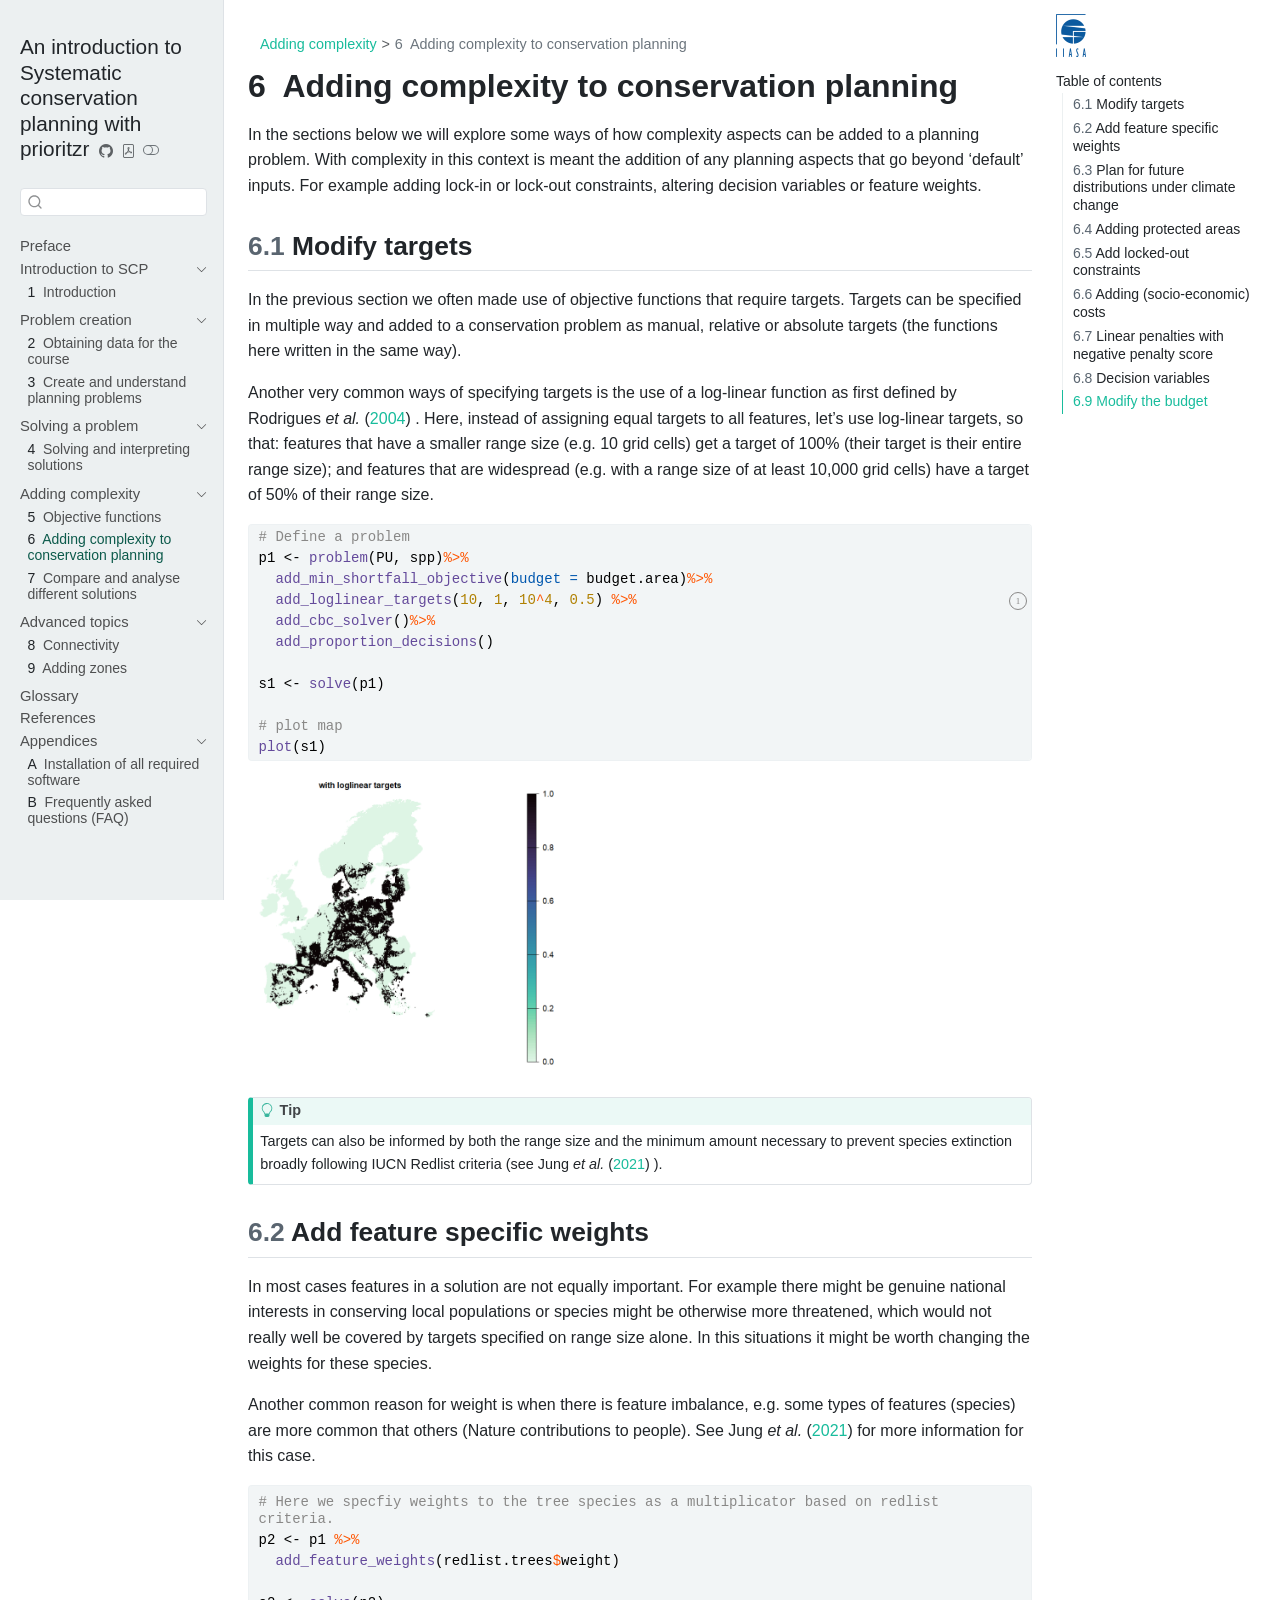
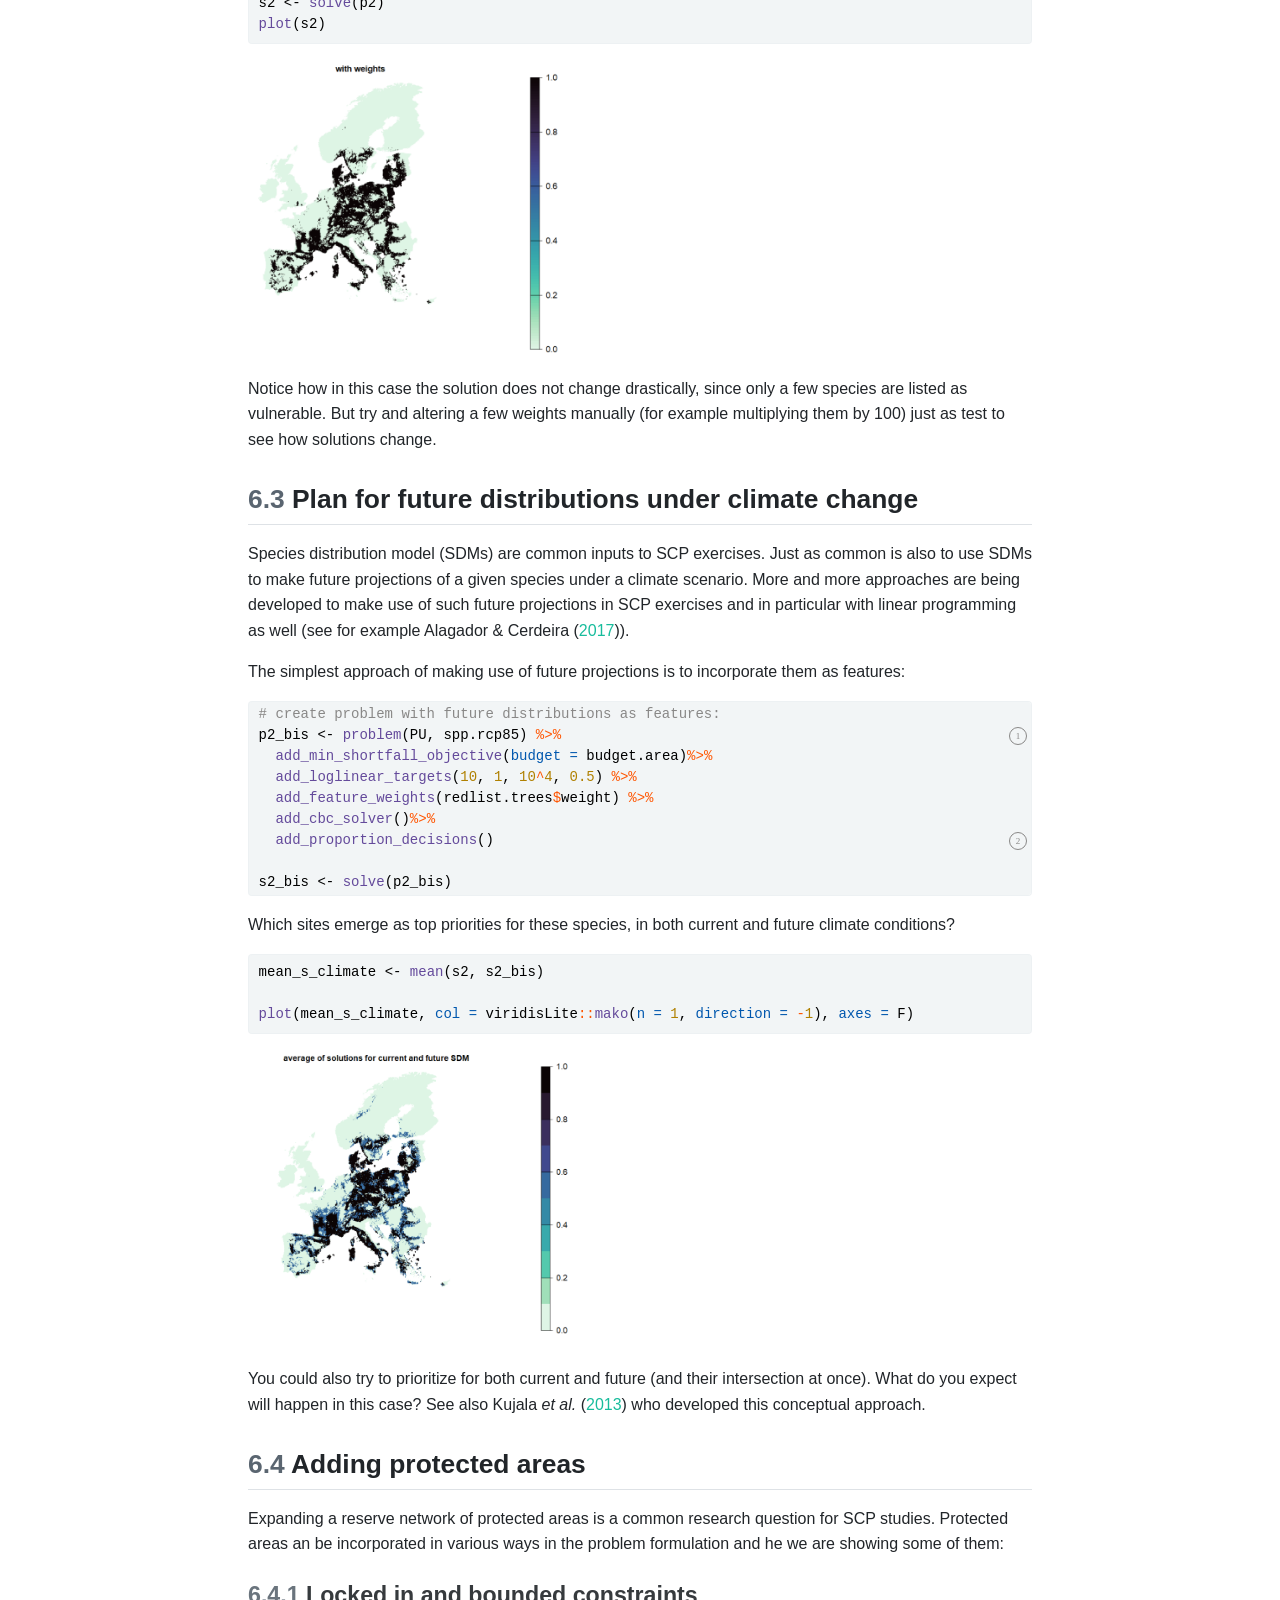
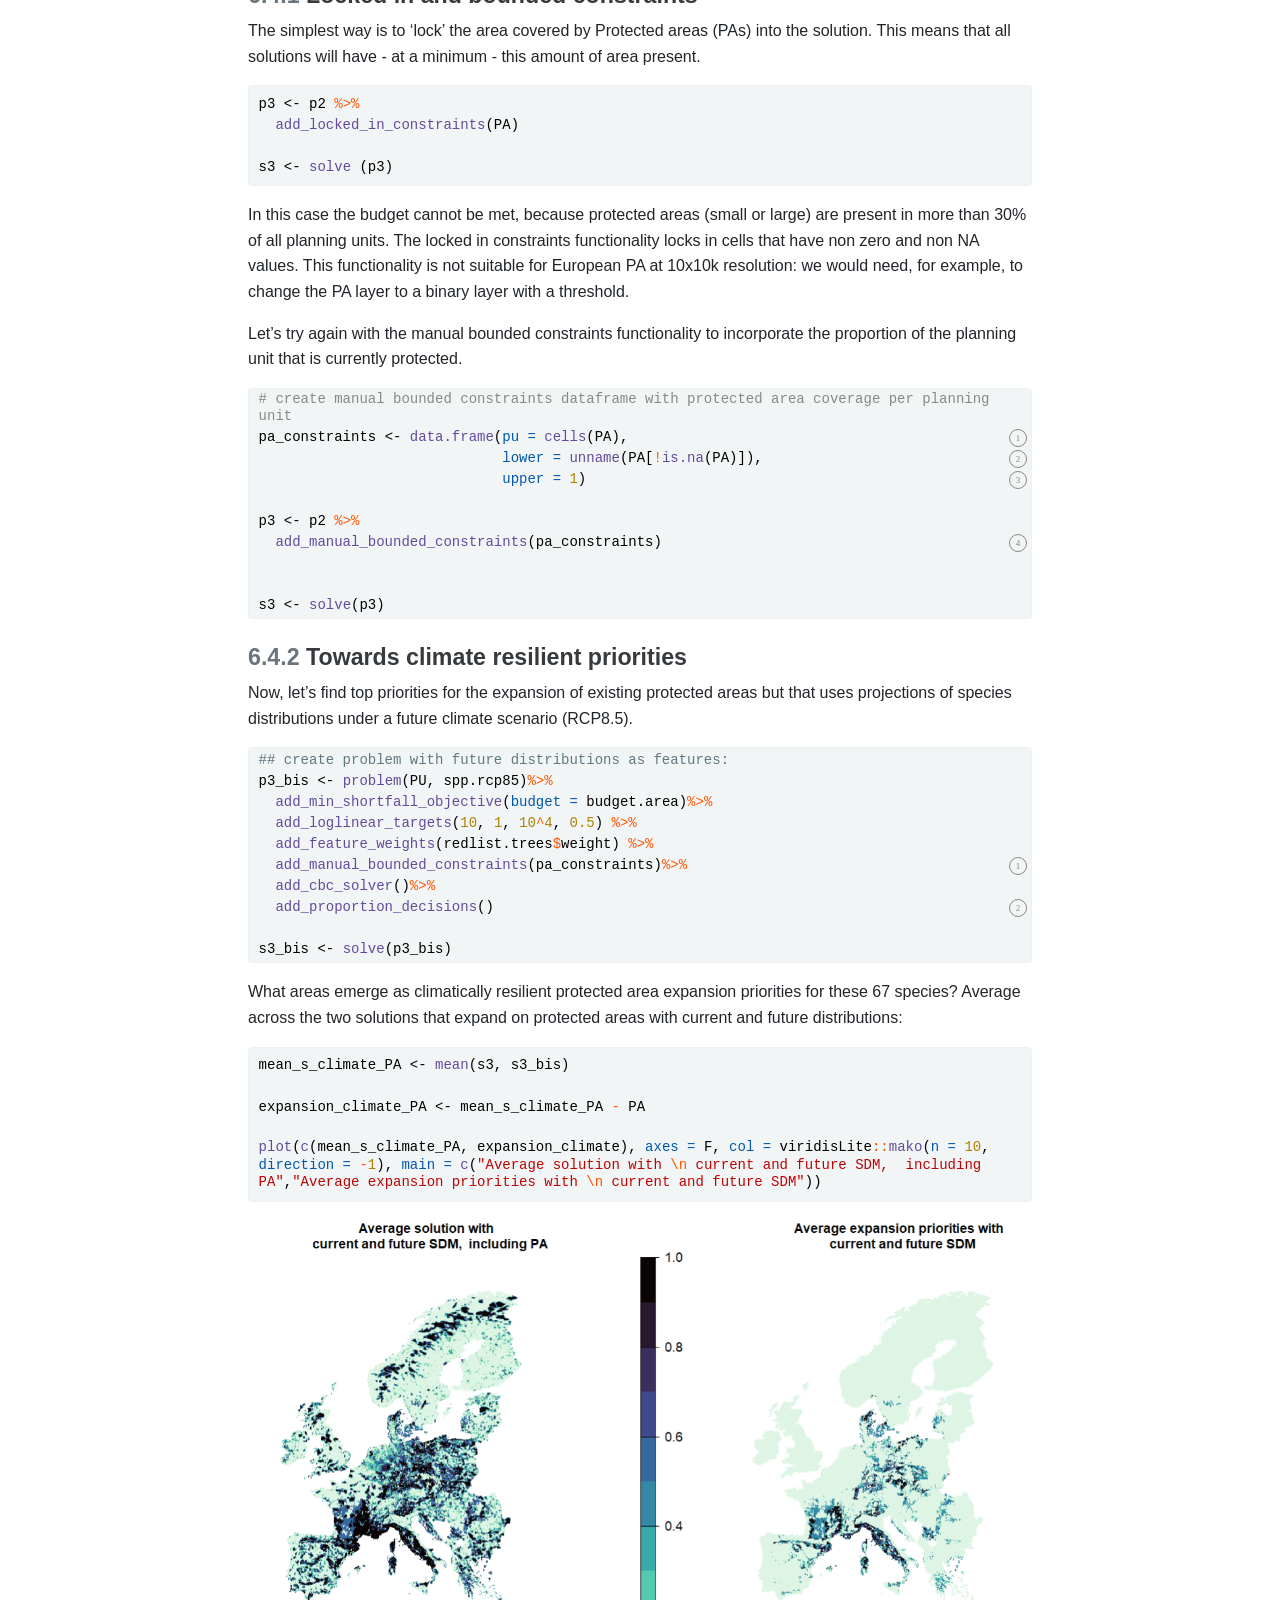
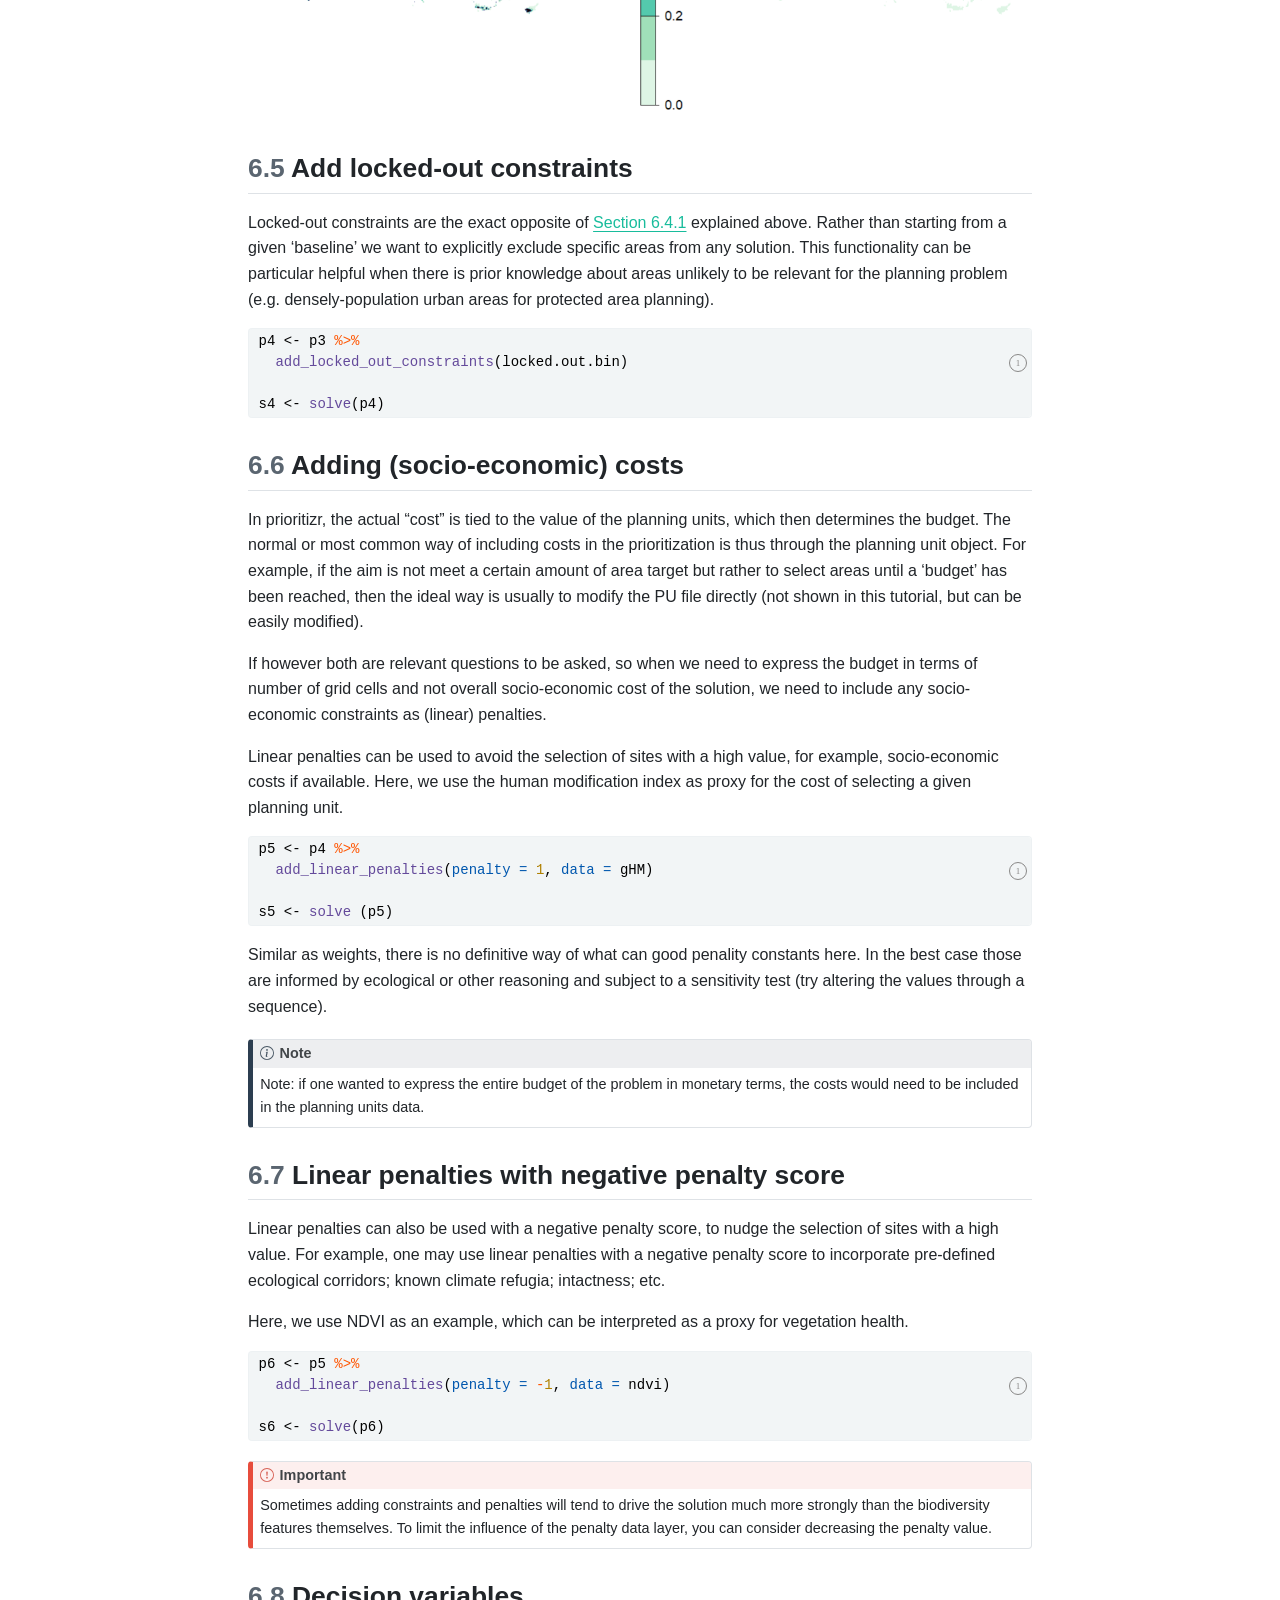
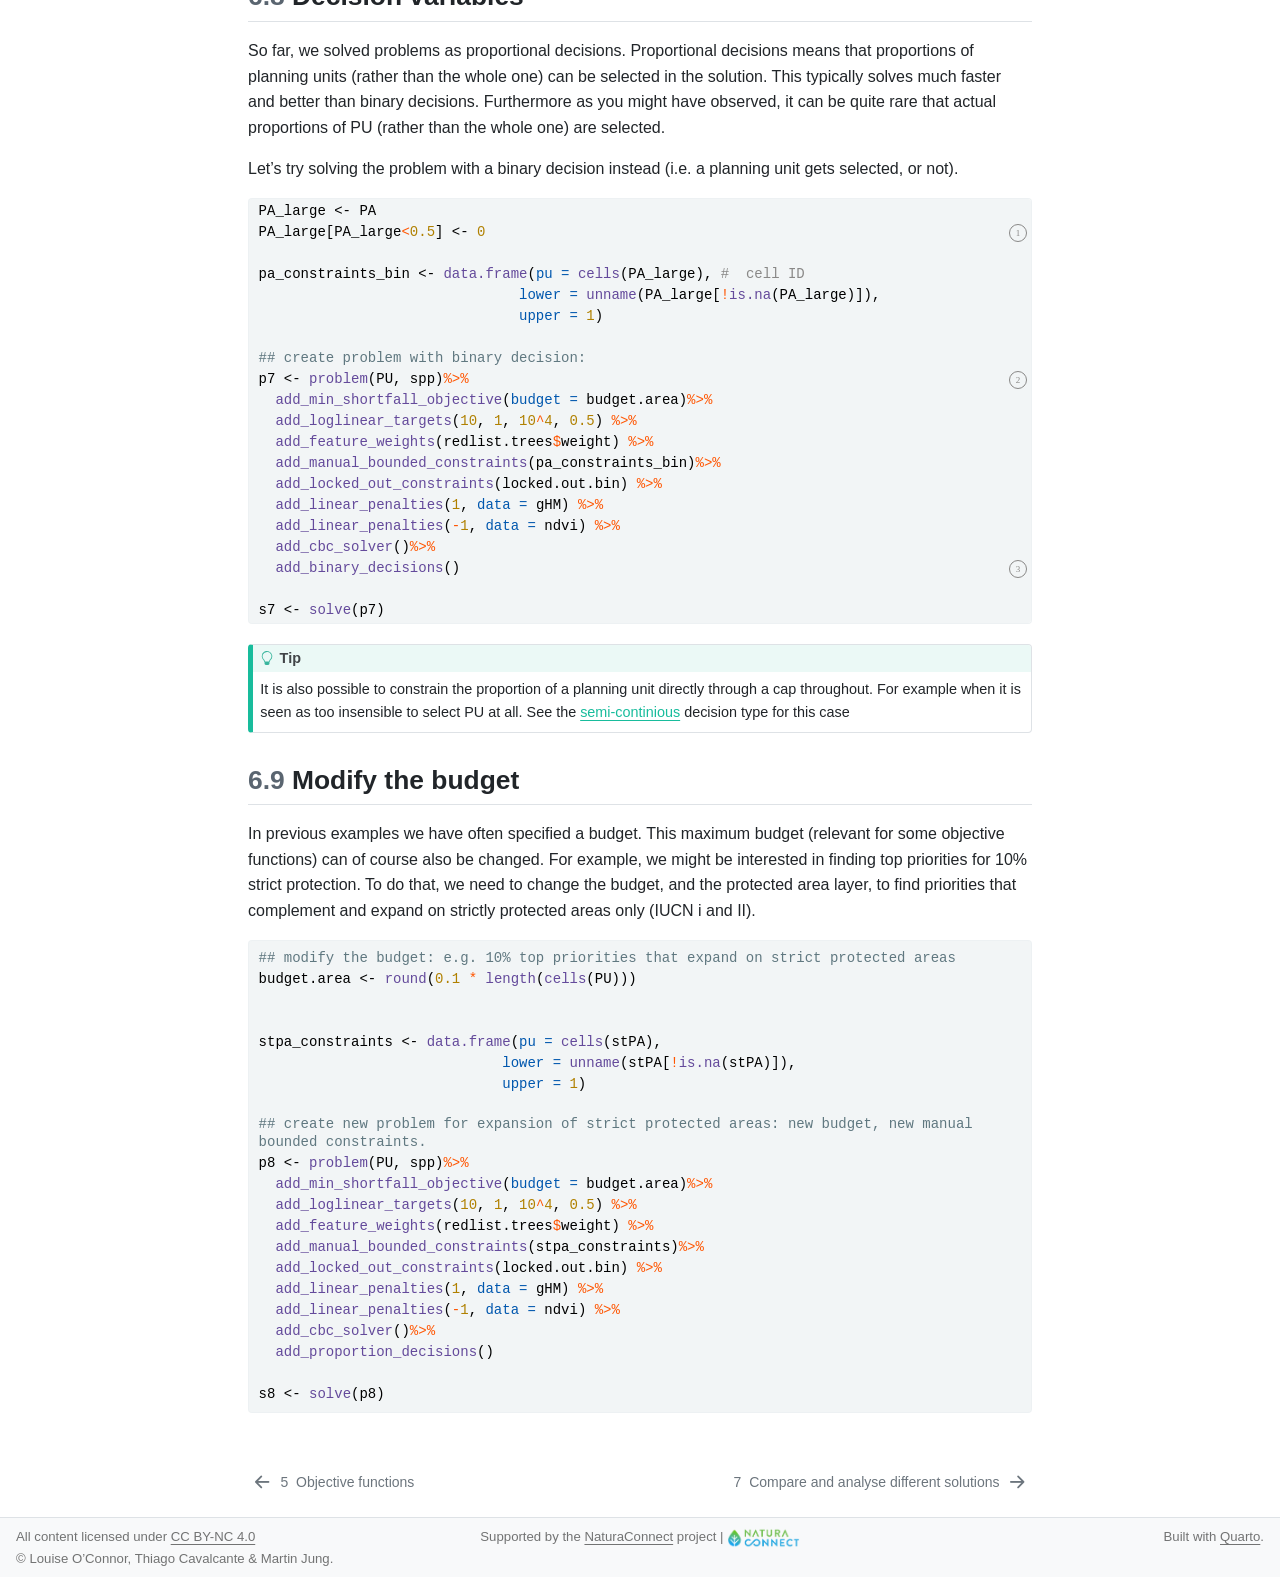
<file: chapters/ProblemComplexity.html>
<!DOCTYPE html>
<html xmlns="http://www.w3.org/1999/xhtml" lang="en" xml:lang="en"><head>

<meta charset="utf-8">
<meta name="generator" content="quarto-1.9.38">

<meta name="viewport" content="width=device-width, initial-scale=1.0, user-scalable=yes">


<title>6&nbsp; Adding complexity to conservation planning – An introduction to Systematic conservation planning with prioritzr</title>
<style>
/* Default styles provided by pandoc.
** See https://pandoc.org/MANUAL.html#variables-for-html for config info.
*/
code{white-space: pre-wrap;}
span.smallcaps{font-variant: small-caps;}
div.columns{display: flex; gap: min(4vw, 1.5em);}
div.column{flex: auto; overflow-x: auto;}
div.hanging-indent{margin-left: 1.5em; text-indent: -1.5em;}
ul.task-list{list-style: none;}
ul.task-list li input[type="checkbox"] {
  width: 0.8em;
  margin: 0 0.8em 0.2em -1em; /* quarto-specific, see https://github.com/quarto-dev/quarto-cli/issues/4556 */ 
  vertical-align: middle;
}
/* CSS for syntax highlighting */
html { -webkit-text-size-adjust: 100%; }
pre > code.sourceCode { white-space: pre; position: relative; }
pre > code.sourceCode > span { display: inline-block; line-height: 1.25; }
pre > code.sourceCode > span:empty { height: 1.2em; }
.sourceCode { overflow: visible; }
code.sourceCode > span { color: inherit; text-decoration: inherit; }
div.sourceCode { margin: 1em 0; }
pre.sourceCode { margin: 0; }
@media screen {
div.sourceCode { overflow: auto; }
}
@media print {
pre > code.sourceCode { white-space: pre-wrap; }
pre > code.sourceCode > span { text-indent: -5em; padding-left: 5em; }
}
pre.numberSource code
  { counter-reset: source-line 0; }
pre.numberSource code > span
  { position: relative; left: -4em; counter-increment: source-line; }
pre.numberSource code > span > a:first-child::before
  { content: counter(source-line);
    position: relative; left: -1em; text-align: right; vertical-align: baseline;
    border: none; display: inline-block;
    -webkit-touch-callout: none; -webkit-user-select: none;
    -khtml-user-select: none; -moz-user-select: none;
    -ms-user-select: none; user-select: none;
    padding: 0 4px; width: 4em;
  }
pre.numberSource { margin-left: 3em;  padding-left: 4px; }
div.sourceCode
  {   }
@media screen {
pre > code.sourceCode > span > a:first-child::before { text-decoration: underline; }
}
/* CSS for citations */
div.csl-bib-body { }
div.csl-entry {
  clear: both;
}
.hanging-indent div.csl-entry {
  margin-left:2em;
  text-indent:-2em;
}
div.csl-left-margin {
  min-width:2em;
  float:left;
}
div.csl-right-inline {
  margin-left:2em;
  padding-left:1em;
}
div.csl-indent {
  margin-left: 2em;
}</style>


<script src="../site_libs/quarto-nav/quarto-nav.js"></script>
<script src="../site_libs/quarto-nav/headroom.min.js"></script>
<script src="../site_libs/clipboard/clipboard.min.js"></script>
<script src="../site_libs/quarto-search/autocomplete.umd.js"></script>
<script src="../site_libs/quarto-search/fuse.min.js"></script>
<script src="../site_libs/quarto-search/quarto-search.js"></script>
<meta name="quarto:offset" content="../">
<link href="../chapters/CompareSolutions.html" rel="next">
<link href="../chapters/ObjectiveFunctions.html" rel="prev">
<link href="..//resources/favicon.ico" rel="icon">
<script src="../site_libs/quarto-html/quarto.js" type="module"></script>
<script src="../site_libs/quarto-html/tabsets/tabsets.js" type="module"></script>
<script src="../site_libs/quarto-html/popper.min.js"></script>
<script src="../site_libs/quarto-html/tippy.umd.min.js"></script>
<script src="../site_libs/quarto-html/anchor.min.js"></script>
<link href="../site_libs/quarto-html/tippy.css" rel="stylesheet">
<link href="../site_libs/quarto-html/quarto-syntax-highlighting-8e563bccdeb7e5b4bf8f1d510bb78af9.css" rel="stylesheet" class="quarto-color-scheme" id="quarto-text-highlighting-styles">
<link href="../site_libs/quarto-html/quarto-syntax-highlighting-dark-8e563bccdeb7e5b4bf8f1d510bb78af9.css" rel="stylesheet" class="quarto-color-scheme quarto-color-alternate" id="quarto-text-highlighting-styles">
<link href="../site_libs/quarto-html/quarto-syntax-highlighting-8e563bccdeb7e5b4bf8f1d510bb78af9.css" rel="stylesheet" class="quarto-color-scheme-extra" id="quarto-text-highlighting-styles">
<script src="../site_libs/bootstrap/bootstrap.min.js"></script>
<link href="../site_libs/bootstrap/bootstrap-icons.css" rel="stylesheet">
<link href="../site_libs/bootstrap/bootstrap-b4038ea033d9bff4059b66adea6c21d7.min.css" rel="stylesheet" append-hash="true" class="quarto-color-scheme" id="quarto-bootstrap" data-mode="light">
<link href="../site_libs/bootstrap/bootstrap-dark-64cd986272760cbdcf880694e67bc337.min.css" rel="stylesheet" append-hash="true" class="quarto-color-scheme quarto-color-alternate" id="quarto-bootstrap" data-mode="dark">
<link href="../site_libs/bootstrap/bootstrap-b4038ea033d9bff4059b66adea6c21d7.min.css" rel="stylesheet" append-hash="true" class="quarto-color-scheme-extra" id="quarto-bootstrap" data-mode="light">
<script id="quarto-search-options" type="application/json">{
  "location": "sidebar",
  "copy-button": false,
  "collapse-after": 3,
  "panel-placement": "start",
  "type": "textbox",
  "limit": 50,
  "keyboard-shortcut": [
    "f",
    "/",
    "s"
  ],
  "show-item-context": false,
  "language": {
    "search-no-results-text": "No results",
    "search-matching-documents-text": "matching documents",
    "search-copy-link-title": "Copy link to search",
    "search-hide-matches-text": "Hide additional matches",
    "search-more-match-text": "more match in this document",
    "search-more-matches-text": "more matches in this document",
    "search-clear-button-title": "Clear",
    "search-text-placeholder": "",
    "search-detached-cancel-button-title": "Cancel",
    "search-submit-button-title": "Submit",
    "search-label": "Search"
  }
}</script>
<style>html{ scroll-behavior: smooth; }</style>


</head>

<body class="nav-sidebar docked quarto-light"><script id="quarto-html-before-body" type="application/javascript">
    const toggleBodyColorMode = (bsSheetEl) => {
      const mode = bsSheetEl.getAttribute("data-mode");
      const bodyEl = window.document.querySelector("body");
      if (mode === "dark") {
        bodyEl.classList.add("quarto-dark");
        bodyEl.classList.remove("quarto-light");
      } else {
        bodyEl.classList.add("quarto-light");
        bodyEl.classList.remove("quarto-dark");
      }
    }
    const toggleBodyColorPrimary = () => {
      const bsSheetEl = window.document.querySelector("link#quarto-bootstrap:not([rel=disabled-stylesheet])");
      if (bsSheetEl) {
        toggleBodyColorMode(bsSheetEl);
      }
    }
    const setColorSchemeToggle = (alternate) => {
      const toggles = window.document.querySelectorAll('.quarto-color-scheme-toggle');
      for (let i=0; i < toggles.length; i++) {
        const toggle = toggles[i];
        if (toggle) {
          if (alternate) {
            toggle.classList.add("alternate");
          } else {
            toggle.classList.remove("alternate");
          }
        }
      }
    };
    const toggleColorMode = (alternate) => {
      // Switch the stylesheets
      const primaryStylesheets = window.document.querySelectorAll('link.quarto-color-scheme:not(.quarto-color-alternate)');
      const alternateStylesheets = window.document.querySelectorAll('link.quarto-color-scheme.quarto-color-alternate');
      manageTransitions('#quarto-margin-sidebar .nav-link', false);
      if (alternate) {
        // note: dark is layered on light, we don't disable primary!
        enableStylesheet(alternateStylesheets);
        for (const sheetNode of alternateStylesheets) {
          if (sheetNode.id === "quarto-bootstrap") {
            toggleBodyColorMode(sheetNode);
          }
        }
      } else {
        disableStylesheet(alternateStylesheets);
        enableStylesheet(primaryStylesheets)
        toggleBodyColorPrimary();
      }
      manageTransitions('#quarto-margin-sidebar .nav-link', true);
      // Switch the toggles
      setColorSchemeToggle(alternate)
      // Hack to workaround the fact that safari doesn't
      // properly recolor the scrollbar when toggling (#1455)
      if (navigator.userAgent.indexOf('Safari') > 0 && navigator.userAgent.indexOf('Chrome') == -1) {
        manageTransitions("body", false);
        window.scrollTo(0, 1);
        setTimeout(() => {
          window.scrollTo(0, 0);
          manageTransitions("body", true);
        }, 40);
      }
    }
    const disableStylesheet = (stylesheets) => {
      for (let i=0; i < stylesheets.length; i++) {
        const stylesheet = stylesheets[i];
        stylesheet.rel = 'disabled-stylesheet';
      }
    }
    const enableStylesheet = (stylesheets) => {
      for (let i=0; i < stylesheets.length; i++) {
        const stylesheet = stylesheets[i];
        if(stylesheet.rel !== 'stylesheet') { // for Chrome, which will still FOUC without this check
          stylesheet.rel = 'stylesheet';
        }
      }
    }
    const manageTransitions = (selector, allowTransitions) => {
      const els = window.document.querySelectorAll(selector);
      for (let i=0; i < els.length; i++) {
        const el = els[i];
        if (allowTransitions) {
          el.classList.remove('notransition');
        } else {
          el.classList.add('notransition');
        }
      }
    }
    const isFileUrl = () => {
      return window.location.protocol === 'file:';
    }
    const hasAlternateSentinel = () => {
      let styleSentinel = getColorSchemeSentinel();
      if (styleSentinel !== null) {
        return styleSentinel === "alternate";
      } else {
        return false;
      }
    }
    const setStyleSentinel = (alternate) => {
      const value = alternate ? "alternate" : "default";
      if (!isFileUrl()) {
        window.localStorage.setItem("quarto-color-scheme", value);
      } else {
        localAlternateSentinel = value;
      }
    }
    const getColorSchemeSentinel = () => {
      if (!isFileUrl()) {
        const storageValue = window.localStorage.getItem("quarto-color-scheme");
        return storageValue != null ? storageValue : localAlternateSentinel;
      } else {
        return localAlternateSentinel;
      }
    }
    const toggleGiscusIfUsed = (isAlternate, darkModeDefault) => {
      const baseTheme = document.querySelector('#giscus-base-theme')?.value ?? 'light';
      const alternateTheme = document.querySelector('#giscus-alt-theme')?.value ?? 'dark';
      let newTheme = '';
      if(authorPrefersDark) {
        newTheme = isAlternate ? baseTheme : alternateTheme;
      } else {
        newTheme = isAlternate ? alternateTheme : baseTheme;
      }
      const changeGiscusTheme = () => {
        // From: https://github.com/giscus/giscus/issues/336
        const sendMessage = (message) => {
          const iframe = document.querySelector('iframe.giscus-frame');
          if (!iframe) return;
          iframe.contentWindow.postMessage({ giscus: message }, 'https://giscus.app');
        }
        sendMessage({
          setConfig: {
            theme: newTheme
          }
        });
      }
      const isGiscussLoaded = window.document.querySelector('iframe.giscus-frame') !== null;
      if (isGiscussLoaded) {
        changeGiscusTheme();
      }
    };
    const authorPrefersDark = false;
    const darkModeDefault = authorPrefersDark;
      document.querySelector('link#quarto-text-highlighting-styles.quarto-color-scheme-extra').rel = 'disabled-stylesheet';
      document.querySelector('link#quarto-bootstrap.quarto-color-scheme-extra').rel = 'disabled-stylesheet';
    let localAlternateSentinel = darkModeDefault ? 'alternate' : 'default';
    // Dark / light mode switch
    window.quartoToggleColorScheme = () => {
      // Read the current dark / light value
      let toAlternate = !hasAlternateSentinel();
      toggleColorMode(toAlternate);
      setStyleSentinel(toAlternate);
      toggleGiscusIfUsed(toAlternate, darkModeDefault);
      window.dispatchEvent(new Event('resize'));
    };
    // Switch to dark mode if need be
    if (hasAlternateSentinel()) {
      toggleColorMode(true);
    } else {
      toggleColorMode(false);
    }
  </script>

<div id="quarto-search-results"></div>
  <header id="quarto-header" class="headroom fixed-top">
  <nav class="quarto-secondary-nav">
    <div class="container-fluid d-flex">
      <button type="button" class="quarto-btn-toggle btn" data-bs-toggle="collapse" role="button" data-bs-target=".quarto-sidebar-collapse-item" aria-controls="quarto-sidebar" aria-expanded="false" aria-label="Toggle sidebar navigation" onclick="if (window.quartoToggleHeadroom) { window.quartoToggleHeadroom(); }">
        <i class="bi bi-layout-text-sidebar-reverse"></i>
      </button>
        <nav class="quarto-page-breadcrumbs" aria-label="breadcrumb"><ol class="breadcrumb"><li class="breadcrumb-item"><a href="../chapters/ObjectiveFunctions.html">Adding complexity</a></li><li class="breadcrumb-item"><a href="../chapters/ProblemComplexity.html"><span class="chapter-number">6</span>&nbsp; <span class="chapter-title">Adding complexity to conservation planning</span></a></li></ol></nav>
        <a class="flex-grow-1" role="navigation" data-bs-toggle="collapse" data-bs-target=".quarto-sidebar-collapse-item" aria-controls="quarto-sidebar" aria-expanded="false" aria-label="Toggle sidebar navigation" onclick="if (window.quartoToggleHeadroom) { window.quartoToggleHeadroom(); }">      
        </a>
      <button type="button" class="btn quarto-search-button" aria-label="Search" onclick="window.quartoOpenSearch();">
        <i class="bi bi-search"></i>
      </button>
    </div>
  </nav>
</header>
<!-- content -->
<div id="quarto-content" class="quarto-container page-columns page-rows-contents page-layout-article">
<!-- sidebar -->
  <nav id="quarto-sidebar" class="sidebar collapse collapse-horizontal quarto-sidebar-collapse-item sidebar-navigation docked overflow-auto">
    <div class="pt-lg-2 mt-2 text-left sidebar-header">
    <div class="sidebar-title mb-0 py-0">
      <a href="../">An introduction to Systematic conservation planning with prioritzr</a> 
        <div class="sidebar-tools-main tools-wide">
    <a href="https://github.com/iiasa/eccb2026" title="Source Code" class="quarto-navigation-tool px-1" aria-label="Source Code"><i class="bi bi-github"></i></a>
    <a href="../An-introduction-to-Systematic-conservation-planning-with-prioritzr.pdf" title="Download PDF" class="quarto-navigation-tool px-1" aria-label="Download PDF"><i class="bi bi-file-pdf"></i></a>
  <a href="" class="quarto-color-scheme-toggle quarto-navigation-tool  px-1" onclick="window.quartoToggleColorScheme(); return false;" title="Toggle dark mode"><i class="bi"></i></a>
</div>
    </div>
      </div>
        <div class="mt-2 flex-shrink-0 align-items-center">
        <div class="sidebar-search">
        <div id="quarto-search" class="" title="Search"></div>
        </div>
        </div>
    <div class="sidebar-menu-container"> 
    <ul class="list-unstyled mt-1">
        <li class="sidebar-item">
  <div class="sidebar-item-container"> 
  <a href="../index.html" class="sidebar-item-text sidebar-link">
 <span class="menu-text">Preface</span></a>
  </div>
</li>
        <li class="sidebar-item sidebar-item-section">
      <div class="sidebar-item-container"> 
            <a class="sidebar-item-text sidebar-link text-start" data-bs-toggle="collapse" data-bs-target="#quarto-sidebar-section-1" role="navigation" aria-expanded="true">
 <span class="menu-text">Introduction to SCP</span></a>
          <a class="sidebar-item-toggle text-start" data-bs-toggle="collapse" data-bs-target="#quarto-sidebar-section-1" role="navigation" aria-expanded="true" aria-label="Toggle section">
            <i class="bi bi-chevron-right ms-2"></i>
          </a> 
      </div>
      <ul id="quarto-sidebar-section-1" class="collapse list-unstyled sidebar-section depth1 show">  
          <li class="sidebar-item">
  <div class="sidebar-item-container"> 
  <a href="../chapters/intro.html" class="sidebar-item-text sidebar-link">
 <span class="menu-text"><span class="chapter-number">1</span>&nbsp; <span class="chapter-title">Introduction</span></span></a>
  </div>
</li>
      </ul>
  </li>
        <li class="sidebar-item sidebar-item-section">
      <div class="sidebar-item-container"> 
            <a class="sidebar-item-text sidebar-link text-start" data-bs-toggle="collapse" data-bs-target="#quarto-sidebar-section-2" role="navigation" aria-expanded="true">
 <span class="menu-text">Problem creation</span></a>
          <a class="sidebar-item-toggle text-start" data-bs-toggle="collapse" data-bs-target="#quarto-sidebar-section-2" role="navigation" aria-expanded="true" aria-label="Toggle section">
            <i class="bi bi-chevron-right ms-2"></i>
          </a> 
      </div>
      <ul id="quarto-sidebar-section-2" class="collapse list-unstyled sidebar-section depth1 show">  
          <li class="sidebar-item">
  <div class="sidebar-item-container"> 
  <a href="../chapters/Datapreparation.html" class="sidebar-item-text sidebar-link">
 <span class="menu-text"><span class="chapter-number">2</span>&nbsp; <span class="chapter-title">Obtaining data for the course</span></span></a>
  </div>
</li>
          <li class="sidebar-item">
  <div class="sidebar-item-container"> 
  <a href="../chapters/Problemcreation.html" class="sidebar-item-text sidebar-link">
 <span class="menu-text"><span class="chapter-number">3</span>&nbsp; <span class="chapter-title">Create and understand planning problems</span></span></a>
  </div>
</li>
      </ul>
  </li>
        <li class="sidebar-item sidebar-item-section">
      <div class="sidebar-item-container"> 
            <a class="sidebar-item-text sidebar-link text-start" data-bs-toggle="collapse" data-bs-target="#quarto-sidebar-section-3" role="navigation" aria-expanded="true">
 <span class="menu-text">Solving a problem</span></a>
          <a class="sidebar-item-toggle text-start" data-bs-toggle="collapse" data-bs-target="#quarto-sidebar-section-3" role="navigation" aria-expanded="true" aria-label="Toggle section">
            <i class="bi bi-chevron-right ms-2"></i>
          </a> 
      </div>
      <ul id="quarto-sidebar-section-3" class="collapse list-unstyled sidebar-section depth1 show">  
          <li class="sidebar-item">
  <div class="sidebar-item-container"> 
  <a href="../chapters/SolutionInterpretation.html" class="sidebar-item-text sidebar-link">
 <span class="menu-text"><span class="chapter-number">4</span>&nbsp; <span class="chapter-title">Solving and interpreting solutions</span></span></a>
  </div>
</li>
      </ul>
  </li>
        <li class="sidebar-item sidebar-item-section">
      <div class="sidebar-item-container"> 
            <a class="sidebar-item-text sidebar-link text-start" data-bs-toggle="collapse" data-bs-target="#quarto-sidebar-section-4" role="navigation" aria-expanded="true">
 <span class="menu-text">Adding complexity</span></a>
          <a class="sidebar-item-toggle text-start" data-bs-toggle="collapse" data-bs-target="#quarto-sidebar-section-4" role="navigation" aria-expanded="true" aria-label="Toggle section">
            <i class="bi bi-chevron-right ms-2"></i>
          </a> 
      </div>
      <ul id="quarto-sidebar-section-4" class="collapse list-unstyled sidebar-section depth1 show">  
          <li class="sidebar-item">
  <div class="sidebar-item-container"> 
  <a href="../chapters/ObjectiveFunctions.html" class="sidebar-item-text sidebar-link">
 <span class="menu-text"><span class="chapter-number">5</span>&nbsp; <span class="chapter-title">Objective functions</span></span></a>
  </div>
</li>
          <li class="sidebar-item">
  <div class="sidebar-item-container"> 
  <a href="../chapters/ProblemComplexity.html" class="sidebar-item-text sidebar-link active">
 <span class="menu-text"><span class="chapter-number">6</span>&nbsp; <span class="chapter-title">Adding complexity to conservation planning</span></span></a>
  </div>
</li>
          <li class="sidebar-item">
  <div class="sidebar-item-container"> 
  <a href="../chapters/CompareSolutions.html" class="sidebar-item-text sidebar-link">
 <span class="menu-text"><span class="chapter-number">7</span>&nbsp; <span class="chapter-title">Compare and analyse different solutions</span></span></a>
  </div>
</li>
      </ul>
  </li>
        <li class="sidebar-item sidebar-item-section">
      <div class="sidebar-item-container"> 
            <a class="sidebar-item-text sidebar-link text-start" data-bs-toggle="collapse" data-bs-target="#quarto-sidebar-section-5" role="navigation" aria-expanded="true">
 <span class="menu-text">Advanced topics</span></a>
          <a class="sidebar-item-toggle text-start" data-bs-toggle="collapse" data-bs-target="#quarto-sidebar-section-5" role="navigation" aria-expanded="true" aria-label="Toggle section">
            <i class="bi bi-chevron-right ms-2"></i>
          </a> 
      </div>
      <ul id="quarto-sidebar-section-5" class="collapse list-unstyled sidebar-section depth1 show">  
          <li class="sidebar-item">
  <div class="sidebar-item-container"> 
  <a href="../chapters/Connectivity.html" class="sidebar-item-text sidebar-link">
 <span class="menu-text"><span class="chapter-number">8</span>&nbsp; <span class="chapter-title">Connectivity</span></span></a>
  </div>
</li>
          <li class="sidebar-item">
  <div class="sidebar-item-container"> 
  <a href="../chapters/Zones.html" class="sidebar-item-text sidebar-link">
 <span class="menu-text"><span class="chapter-number">9</span>&nbsp; <span class="chapter-title">Adding zones</span></span></a>
  </div>
</li>
      </ul>
  </li>
        <li class="sidebar-item">
  <div class="sidebar-item-container"> 
  <a href="../glossary.html" class="sidebar-item-text sidebar-link">
 <span class="menu-text">Glossary</span></a>
  </div>
</li>
        <li class="sidebar-item">
  <div class="sidebar-item-container"> 
  <a href="../references.html" class="sidebar-item-text sidebar-link">
 <span class="menu-text">References</span></a>
  </div>
</li>
        <li class="sidebar-item sidebar-item-section">
      <div class="sidebar-item-container"> 
            <a class="sidebar-item-text sidebar-link text-start" data-bs-toggle="collapse" data-bs-target="#quarto-sidebar-section-6" role="navigation" aria-expanded="true">
 <span class="menu-text">Appendices</span></a>
          <a class="sidebar-item-toggle text-start" data-bs-toggle="collapse" data-bs-target="#quarto-sidebar-section-6" role="navigation" aria-expanded="true" aria-label="Toggle section">
            <i class="bi bi-chevron-right ms-2"></i>
          </a> 
      </div>
      <ul id="quarto-sidebar-section-6" class="collapse list-unstyled sidebar-section depth1 show">  
          <li class="sidebar-item">
  <div class="sidebar-item-container"> 
  <a href="../appendices/installation.html" class="sidebar-item-text sidebar-link">
 <span class="menu-text"><span class="chapter-number">A</span>&nbsp; <span class="chapter-title">Installation of all required software</span></span></a>
  </div>
</li>
          <li class="sidebar-item">
  <div class="sidebar-item-container"> 
  <a href="../appendices/FAQ.html" class="sidebar-item-text sidebar-link">
 <span class="menu-text"><span class="chapter-number">B</span>&nbsp; <span class="chapter-title">Frequently asked questions (FAQ)</span></span></a>
  </div>
</li>
      </ul>
  </li>
    </ul>
    </div>
</nav>
<div id="quarto-sidebar-glass" class="quarto-sidebar-collapse-item" data-bs-toggle="collapse" data-bs-target=".quarto-sidebar-collapse-item"></div>
<!-- margin-sidebar -->
    <div id="quarto-margin-sidebar" class="sidebar margin-sidebar"><div class="quarto-margin-header"><div class="margin-header-item">
<p><img src="../resources/IIASA_logo_small.png" class="img-fluid"></p>
</div></div>
        <nav id="TOC" role="doc-toc" class="toc-active">
    <h2 id="toc-title">Table of contents</h2>
   
  <ul>
  <li><a href="#modify-targets" id="toc-modify-targets" class="nav-link active" data-scroll-target="#modify-targets"><span class="header-section-number">6.1</span> Modify targets</a></li>
  <li><a href="#add-feature-specific-weights" id="toc-add-feature-specific-weights" class="nav-link" data-scroll-target="#add-feature-specific-weights"><span class="header-section-number">6.2</span> Add feature specific weights</a></li>
  <li><a href="#plan-for-future-distributions-under-climate-change" id="toc-plan-for-future-distributions-under-climate-change" class="nav-link" data-scroll-target="#plan-for-future-distributions-under-climate-change"><span class="header-section-number">6.3</span> Plan for future distributions under climate change</a></li>
  <li><a href="#adding-protected-areas" id="toc-adding-protected-areas" class="nav-link" data-scroll-target="#adding-protected-areas"><span class="header-section-number">6.4</span> Adding protected areas</a>
  <ul class="collapse">
  <li><a href="#sec-lockin-constraints" id="toc-sec-lockin-constraints" class="nav-link" data-scroll-target="#sec-lockin-constraints"><span class="header-section-number">6.4.1</span> Locked in and bounded constraints</a></li>
  <li><a href="#towards-climate-resilient-priorities" id="toc-towards-climate-resilient-priorities" class="nav-link" data-scroll-target="#towards-climate-resilient-priorities"><span class="header-section-number">6.4.2</span> Towards climate resilient priorities</a></li>
  </ul></li>
  <li><a href="#add-locked-out-constraints" id="toc-add-locked-out-constraints" class="nav-link" data-scroll-target="#add-locked-out-constraints"><span class="header-section-number">6.5</span> Add locked-out constraints</a></li>
  <li><a href="#adding-socio-economic-costs" id="toc-adding-socio-economic-costs" class="nav-link" data-scroll-target="#adding-socio-economic-costs"><span class="header-section-number">6.6</span> Adding (socio-economic) costs</a></li>
  <li><a href="#linear-penalties-with-negative-penalty-score" id="toc-linear-penalties-with-negative-penalty-score" class="nav-link" data-scroll-target="#linear-penalties-with-negative-penalty-score"><span class="header-section-number">6.7</span> Linear penalties with negative penalty score</a></li>
  <li><a href="#decision-variables" id="toc-decision-variables" class="nav-link" data-scroll-target="#decision-variables"><span class="header-section-number">6.8</span> Decision variables</a></li>
  <li><a href="#modify-the-budget" id="toc-modify-the-budget" class="nav-link" data-scroll-target="#modify-the-budget"><span class="header-section-number">6.9</span> Modify the budget</a></li>
  </ul>
</nav>
    </div>
<!-- main -->
<main class="content" id="quarto-document-content">


<header id="title-block-header" class="quarto-title-block default"><nav class="quarto-page-breadcrumbs quarto-title-breadcrumbs d-none d-lg-block" aria-label="breadcrumb"><ol class="breadcrumb"><li class="breadcrumb-item"><a href="../chapters/ObjectiveFunctions.html">Adding complexity</a></li><li class="breadcrumb-item"><a href="../chapters/ProblemComplexity.html"><span class="chapter-number">6</span>&nbsp; <span class="chapter-title">Adding complexity to conservation planning</span></a></li></ol></nav>
<div class="quarto-title">
<h1 class="title"><span id="sec-complexity" class="quarto-section-identifier"><span class="chapter-number">6</span>&nbsp; <span class="chapter-title">Adding complexity to conservation planning</span></span></h1>
</div>



<div class="quarto-title-meta">

    
  
    
  </div>
  


</header>


<p>In the sections below we will explore some ways of how complexity aspects can be added to a planning problem. With complexity in this context is meant the addition of any planning aspects that go beyond ‘default’ inputs. For example adding lock-in or lock-out constraints, altering decision variables or feature weights.</p>
<section id="modify-targets" class="level2" data-number="6.1">
<h2 data-number="6.1" class="anchored" data-anchor-id="modify-targets"><span class="header-section-number">6.1</span> Modify targets</h2>
<p>In the previous section we often made use of objective functions that require targets. Targets can be specified in multiple way and added to a conservation problem as manual, relative or absolute targets (the functions here written in the same way).</p>
<p>Another very common ways of specifying targets is the use of a log-linear function as first defined by <span class="citation" data-cites="rodrigues2004global"><span class="nocase">Rodrigues <em>et al.</em></span> (<a href="../references.html#ref-rodrigues2004global" role="doc-biblioref">2004</a>)</span> . Here, instead of assigning equal targets to all features, let’s use log-linear targets, so that: features that have a smaller range size (e.g.&nbsp;10 grid cells) get a target of 100% (their target is their entire range size); and features that are widespread (e.g.&nbsp;with a range size of at least 10,000 grid cells) have a target of 50% of their range size.</p>
<div class="cell">
<div class="code-copy-outer-scaffold"><div class="sourceCode cell-code" id="annotated-cell-1"><pre class="sourceCode r code-annotation-code code-with-copy code-annotated"><code class="sourceCode r"><span id="annotated-cell-1-1"><a href="#annotated-cell-1-1" aria-hidden="true" tabindex="-1"></a><span class="co"># Define a problem</span></span>
<span id="annotated-cell-1-2"><a href="#annotated-cell-1-2" aria-hidden="true" tabindex="-1"></a>p1 <span class="ot">&lt;-</span> <span class="fu">problem</span>(PU, spp)<span class="sc">%&gt;%</span></span>
<span id="annotated-cell-1-3"><a href="#annotated-cell-1-3" aria-hidden="true" tabindex="-1"></a>  <span class="fu">add_min_shortfall_objective</span>(<span class="at">budget =</span> budget.area)<span class="sc">%&gt;%</span></span>
<button class="code-annotation-anchor" data-target-cell="annotated-cell-1" data-target-annotation="1">1</button><span id="annotated-cell-1-4" class="code-annotation-target"><a href="#annotated-cell-1-4" aria-hidden="true" tabindex="-1"></a>  <span class="fu">add_loglinear_targets</span>(<span class="dv">10</span>, <span class="dv">1</span>, <span class="dv">10</span><span class="sc">^</span><span class="dv">4</span>, <span class="fl">0.5</span>) <span class="sc">%&gt;%</span></span>
<span id="annotated-cell-1-5"><a href="#annotated-cell-1-5" aria-hidden="true" tabindex="-1"></a>  <span class="fu">add_cbc_solver</span>()<span class="sc">%&gt;%</span> </span>
<span id="annotated-cell-1-6"><a href="#annotated-cell-1-6" aria-hidden="true" tabindex="-1"></a>  <span class="fu">add_proportion_decisions</span>()</span>
<span id="annotated-cell-1-7"><a href="#annotated-cell-1-7" aria-hidden="true" tabindex="-1"></a></span>
<span id="annotated-cell-1-8"><a href="#annotated-cell-1-8" aria-hidden="true" tabindex="-1"></a>s1 <span class="ot">&lt;-</span> <span class="fu">solve</span>(p1)</span>
<span id="annotated-cell-1-9"><a href="#annotated-cell-1-9" aria-hidden="true" tabindex="-1"></a></span>
<span id="annotated-cell-1-10"><a href="#annotated-cell-1-10" aria-hidden="true" tabindex="-1"></a><span class="co"># plot map</span></span>
<span id="annotated-cell-1-11"><a href="#annotated-cell-1-11" aria-hidden="true" tabindex="-1"></a><span class="fu">plot</span>(s1)</span><div class="code-annotation-gutter-bg"></div><div class="code-annotation-gutter"></div></code></pre></div><button title="Copy to Clipboard" class="code-copy-button"><i class="bi"></i></button></div>
<div class="cell-annotation">
<dl class="code-annotation-container-hidden code-annotation-container-grid">
<dt data-target-cell="annotated-cell-1" data-target-annotation="1">1</dt>
<dd>
<span data-code-cell="annotated-cell-1" data-code-lines="4" data-code-annotation="1">Loglinear targets require a lower and upper target and amount to be specified. They can also handle capped values (such as habitats not larger than XX km2.</span>
</dd>
</dl>
</div>
</div>
<p><img src="../figures/solutions_s1.PNG" class="img-fluid" width="317"></p>
<div class="callout callout-style-default callout-tip callout-titled">
<div class="callout-header d-flex align-content-center">
<div class="callout-icon-container">
<i class="callout-icon"></i>
</div>
<div class="callout-title-container flex-fill">
Tip
</div>
</div>
<div class="callout-body-container callout-body">
<p>Targets can also be informed by both the range size and the minimum amount necessary to prevent species extinction broadly following IUCN Redlist criteria (see <span class="citation" data-cites="jung2021areas"><span class="nocase">Jung <em>et al.</em></span> (<a href="../references.html#ref-jung2021areas" role="doc-biblioref">2021</a>)</span> ).</p>
</div>
</div>
</section>
<section id="add-feature-specific-weights" class="level2" data-number="6.2">
<h2 data-number="6.2" class="anchored" data-anchor-id="add-feature-specific-weights"><span class="header-section-number">6.2</span> Add feature specific weights</h2>
<p>In most cases features in a solution are not equally important. For example there might be genuine national interests in conserving local populations or species might be otherwise more threatened, which would not really well be covered by targets specified on range size alone. In this situations it might be worth changing the weights for these species.</p>
<p>Another common reason for weight is when there is feature imbalance, e.g.&nbsp;some types of features (species) are more common that others (Nature contributions to people). See <span class="citation" data-cites="jung2021areas"><span class="nocase">Jung <em>et al.</em></span> (<a href="../references.html#ref-jung2021areas" role="doc-biblioref">2021</a>)</span> for more information for this case.</p>
<div class="cell">
<div class="code-copy-outer-scaffold"><div class="sourceCode cell-code" id="cb1"><pre class="sourceCode r code-with-copy"><code class="sourceCode r"><span id="cb1-1"><a href="#cb1-1" aria-hidden="true" tabindex="-1"></a><span class="co"># Here we specfiy weights to the tree species as a multiplicator based on redlist criteria.</span></span>
<span id="cb1-2"><a href="#cb1-2" aria-hidden="true" tabindex="-1"></a>p2 <span class="ot">&lt;-</span> p1 <span class="sc">%&gt;%</span></span>
<span id="cb1-3"><a href="#cb1-3" aria-hidden="true" tabindex="-1"></a>  <span class="fu">add_feature_weights</span>(redlist.trees<span class="sc">$</span>weight)</span>
<span id="cb1-4"><a href="#cb1-4" aria-hidden="true" tabindex="-1"></a></span>
<span id="cb1-5"><a href="#cb1-5" aria-hidden="true" tabindex="-1"></a>s2 <span class="ot">&lt;-</span> <span class="fu">solve</span>(p2)</span>
<span id="cb1-6"><a href="#cb1-6" aria-hidden="true" tabindex="-1"></a><span class="fu">plot</span>(s2) </span></code></pre></div><button title="Copy to Clipboard" class="code-copy-button"><i class="bi"></i></button></div>
</div>
<p><img src="../figures/solutions_s2.PNG" class="img-fluid" width="325"></p>
<p>Notice how in this case the solution does not change drastically, since only a few species are listed as vulnerable. But try and altering a few weights manually (for example multiplying them by 100) just as test to see how solutions change.</p>
</section>
<section id="plan-for-future-distributions-under-climate-change" class="level2" data-number="6.3">
<h2 data-number="6.3" class="anchored" data-anchor-id="plan-for-future-distributions-under-climate-change"><span class="header-section-number">6.3</span> Plan for future distributions under climate change</h2>
<p>Species distribution model (SDMs) are common inputs to SCP exercises. Just as common is also to use SDMs to make future projections of a given species under a climate scenario. More and more approaches are being developed to make use of such future projections in SCP exercises and in particular with linear programming as well (see for example <span class="citation" data-cites="alagador2017meeting">Alagador &amp; Cerdeira (<a href="../references.html#ref-alagador2017meeting" role="doc-biblioref">2017</a>)</span>).</p>
<p>The simplest approach of making use of future projections is to incorporate them as features:</p>
<div class="cell">
<div class="code-copy-outer-scaffold"><div class="sourceCode cell-code" id="annotated-cell-3"><pre class="sourceCode r code-annotation-code code-with-copy code-annotated"><code class="sourceCode r"><span id="annotated-cell-3-1"><a href="#annotated-cell-3-1" aria-hidden="true" tabindex="-1"></a><span class="co"># create problem with future distributions as features:</span></span>
<button class="code-annotation-anchor" data-target-cell="annotated-cell-3" data-target-annotation="1">1</button><span id="annotated-cell-3-2" class="code-annotation-target"><a href="#annotated-cell-3-2" aria-hidden="true" tabindex="-1"></a>p2_bis <span class="ot">&lt;-</span> <span class="fu">problem</span>(PU, spp.rcp85) <span class="sc">%&gt;%</span></span>
<span id="annotated-cell-3-3"><a href="#annotated-cell-3-3" aria-hidden="true" tabindex="-1"></a>  <span class="fu">add_min_shortfall_objective</span>(<span class="at">budget =</span> budget.area)<span class="sc">%&gt;%</span></span>
<span id="annotated-cell-3-4"><a href="#annotated-cell-3-4" aria-hidden="true" tabindex="-1"></a>  <span class="fu">add_loglinear_targets</span>(<span class="dv">10</span>, <span class="dv">1</span>, <span class="dv">10</span><span class="sc">^</span><span class="dv">4</span>, <span class="fl">0.5</span>) <span class="sc">%&gt;%</span></span>
<span id="annotated-cell-3-5"><a href="#annotated-cell-3-5" aria-hidden="true" tabindex="-1"></a>  <span class="fu">add_feature_weights</span>(redlist.trees<span class="sc">$</span>weight) <span class="sc">%&gt;%</span></span>
<span id="annotated-cell-3-6"><a href="#annotated-cell-3-6" aria-hidden="true" tabindex="-1"></a>  <span class="fu">add_cbc_solver</span>()<span class="sc">%&gt;%</span></span>
<button class="code-annotation-anchor" data-target-cell="annotated-cell-3" data-target-annotation="2">2</button><span id="annotated-cell-3-7" class="code-annotation-target"><a href="#annotated-cell-3-7" aria-hidden="true" tabindex="-1"></a>  <span class="fu">add_proportion_decisions</span>()</span>
<span id="annotated-cell-3-8"><a href="#annotated-cell-3-8" aria-hidden="true" tabindex="-1"></a></span>
<span id="annotated-cell-3-9"><a href="#annotated-cell-3-9" aria-hidden="true" tabindex="-1"></a>s2_bis <span class="ot">&lt;-</span> <span class="fu">solve</span>(p2_bis)</span><div class="code-annotation-gutter-bg"></div><div class="code-annotation-gutter"></div></code></pre></div><button title="Copy to Clipboard" class="code-copy-button"><i class="bi"></i></button></div>
<div class="cell-annotation">
<dl class="code-annotation-container-hidden code-annotation-container-grid">
<dt data-target-cell="annotated-cell-3" data-target-annotation="1">1</dt>
<dd>
<span data-code-cell="annotated-cell-3" data-code-lines="2" data-code-annotation="1">Notice that we use a different feature set here</span>
</dd>
<dt data-target-cell="annotated-cell-3" data-target-annotation="2">2</dt>
<dd>
<span data-code-cell="annotated-cell-3" data-code-lines="7" data-code-annotation="2">We make use proportional decisions here.</span>
</dd>
</dl>
</div>
</div>
<p>Which sites emerge as top priorities for these species, in both current and future climate conditions?</p>
<div class="cell">
<div class="code-copy-outer-scaffold"><div class="sourceCode cell-code" id="cb2"><pre class="sourceCode r code-with-copy"><code class="sourceCode r"><span id="cb2-1"><a href="#cb2-1" aria-hidden="true" tabindex="-1"></a>mean_s_climate <span class="ot">&lt;-</span> <span class="fu">mean</span>(s2, s2_bis)</span>
<span id="cb2-2"><a href="#cb2-2" aria-hidden="true" tabindex="-1"></a></span>
<span id="cb2-3"><a href="#cb2-3" aria-hidden="true" tabindex="-1"></a><span class="fu">plot</span>(mean_s_climate, <span class="at">col =</span> viridisLite<span class="sc">::</span><span class="fu">mako</span>(<span class="at">n =</span> <span class="dv">1</span>, <span class="at">direction =</span> <span class="sc">-</span><span class="dv">1</span>), <span class="at">axes =</span> F)</span></code></pre></div><button title="Copy to Clipboard" class="code-copy-button"><i class="bi"></i></button></div>
</div>
<p><img src="../figures/solutionsmean_s_climate.PNG" class="img-fluid" width="333"></p>
<p>You could also try to prioritize for both current and future (and their intersection at once). What do you expect will happen in this case? See also <span class="citation" data-cites="kujala2013conservation">Kujala <em>et al.</em> (<a href="../references.html#ref-kujala2013conservation" role="doc-biblioref">2013</a>)</span> who developed this conceptual approach.</p>
</section>
<section id="adding-protected-areas" class="level2" data-number="6.4">
<h2 data-number="6.4" class="anchored" data-anchor-id="adding-protected-areas"><span class="header-section-number">6.4</span> Adding protected areas</h2>
<p>Expanding a reserve network of protected areas is a common research question for SCP studies. Protected areas an be incorporated in various ways in the problem formulation and he we are showing some of them:</p>
<section id="sec-lockin-constraints" class="level3" data-number="6.4.1">
<h3 data-number="6.4.1" class="anchored" data-anchor-id="sec-lockin-constraints"><span class="header-section-number">6.4.1</span> Locked in and bounded constraints</h3>
<p>The simplest way is to ‘lock’ the area covered by Protected areas (PAs) into the solution. This means that all solutions will have - at a minimum - this amount of area present.</p>
<div class="cell">
<div class="code-copy-outer-scaffold"><div class="sourceCode cell-code" id="cb3"><pre class="sourceCode r code-with-copy"><code class="sourceCode r"><span id="cb3-1"><a href="#cb3-1" aria-hidden="true" tabindex="-1"></a>p3 <span class="ot">&lt;-</span> p2 <span class="sc">%&gt;%</span></span>
<span id="cb3-2"><a href="#cb3-2" aria-hidden="true" tabindex="-1"></a>  <span class="fu">add_locked_in_constraints</span>(PA)  </span>
<span id="cb3-3"><a href="#cb3-3" aria-hidden="true" tabindex="-1"></a></span>
<span id="cb3-4"><a href="#cb3-4" aria-hidden="true" tabindex="-1"></a>s3 <span class="ot">&lt;-</span> <span class="fu">solve</span> (p3) </span></code></pre></div><button title="Copy to Clipboard" class="code-copy-button"><i class="bi"></i></button></div>
</div>
<p>In this case the budget cannot be met, because protected areas (small or large) are present in more than 30% of all planning units. The locked in constraints functionality locks in cells that have non zero and non NA values. This functionality is not suitable for European PA at 10x10k resolution: we would need, for example, to change the PA layer to a binary layer with a threshold.</p>
<p>Let’s try again with the manual bounded constraints functionality to incorporate the proportion of the planning unit that is currently protected.</p>
<div class="cell">
<div class="code-copy-outer-scaffold"><div class="sourceCode cell-code" id="annotated-cell-6"><pre class="sourceCode r code-annotation-code code-with-copy code-annotated"><code class="sourceCode r"><span id="annotated-cell-6-1"><a href="#annotated-cell-6-1" aria-hidden="true" tabindex="-1"></a><span class="co"># create manual bounded constraints dataframe with protected area coverage per planning unit</span></span>
<button class="code-annotation-anchor" data-target-cell="annotated-cell-6" data-target-annotation="1">1</button><span id="annotated-cell-6-2" class="code-annotation-target"><a href="#annotated-cell-6-2" aria-hidden="true" tabindex="-1"></a>pa_constraints <span class="ot">&lt;-</span> <span class="fu">data.frame</span>(<span class="at">pu =</span> <span class="fu">cells</span>(PA),</span>
<button class="code-annotation-anchor" data-target-cell="annotated-cell-6" data-target-annotation="2">2</button><span id="annotated-cell-6-3" class="code-annotation-target"><a href="#annotated-cell-6-3" aria-hidden="true" tabindex="-1"></a>                             <span class="at">lower =</span> <span class="fu">unname</span>(PA[<span class="sc">!</span><span class="fu">is.na</span>(PA)]),</span>
<button class="code-annotation-anchor" data-target-cell="annotated-cell-6" data-target-annotation="3">3</button><span id="annotated-cell-6-4" class="code-annotation-target"><a href="#annotated-cell-6-4" aria-hidden="true" tabindex="-1"></a>                             <span class="at">upper =</span> <span class="dv">1</span>)</span>
<span id="annotated-cell-6-5"><a href="#annotated-cell-6-5" aria-hidden="true" tabindex="-1"></a></span>
<span id="annotated-cell-6-6"><a href="#annotated-cell-6-6" aria-hidden="true" tabindex="-1"></a>p3 <span class="ot">&lt;-</span> p2 <span class="sc">%&gt;%</span></span>
<button class="code-annotation-anchor" data-target-cell="annotated-cell-6" data-target-annotation="4">4</button><span id="annotated-cell-6-7" class="code-annotation-target"><a href="#annotated-cell-6-7" aria-hidden="true" tabindex="-1"></a>  <span class="fu">add_manual_bounded_constraints</span>(pa_constraints)</span>
<span id="annotated-cell-6-8"><a href="#annotated-cell-6-8" aria-hidden="true" tabindex="-1"></a></span>
<span id="annotated-cell-6-9"><a href="#annotated-cell-6-9" aria-hidden="true" tabindex="-1"></a></span>
<span id="annotated-cell-6-10"><a href="#annotated-cell-6-10" aria-hidden="true" tabindex="-1"></a>s3 <span class="ot">&lt;-</span> <span class="fu">solve</span>(p3)</span><div class="code-annotation-gutter-bg"></div><div class="code-annotation-gutter"></div></code></pre></div><button title="Copy to Clipboard" class="code-copy-button"><i class="bi"></i></button></div>
<div class="cell-annotation">
<dl class="code-annotation-container-hidden code-annotation-container-grid">
<dt data-target-cell="annotated-cell-6" data-target-annotation="1">1</dt>
<dd>
<span data-code-cell="annotated-cell-6" data-code-lines="2" data-code-annotation="1">grid cell ID</span>
</dd>
<dt data-target-cell="annotated-cell-6" data-target-annotation="2">2</dt>
<dd>
<span data-code-cell="annotated-cell-6" data-code-lines="3" data-code-annotation="2">lower bound that needs to be included in the solution = proportion of grid cell already protected</span>
</dd>
<dt data-target-cell="annotated-cell-6" data-target-annotation="3">3</dt>
<dd>
<span data-code-cell="annotated-cell-6" data-code-lines="4" data-code-annotation="3">upper bound set to 1 everywhere, so that the whole planning unit can be selected</span>
</dd>
<dt data-target-cell="annotated-cell-6" data-target-annotation="4">4</dt>
<dd>
<span data-code-cell="annotated-cell-6" data-code-lines="7" data-code-annotation="4">locks in proportional PA coverage per planning unit</span>
</dd>
</dl>
</div>
</div>
</section>
<section id="towards-climate-resilient-priorities" class="level3" data-number="6.4.2">
<h3 data-number="6.4.2" class="anchored" data-anchor-id="towards-climate-resilient-priorities"><span class="header-section-number">6.4.2</span> Towards climate resilient priorities</h3>
<p>Now, let’s find top priorities for the expansion of existing protected areas but that uses projections of species distributions under a future climate scenario (RCP8.5).</p>
<div class="cell">
<div class="code-copy-outer-scaffold"><div class="sourceCode cell-code" id="annotated-cell-7"><pre class="sourceCode r code-annotation-code code-with-copy code-annotated"><code class="sourceCode r"><span id="annotated-cell-7-1"><a href="#annotated-cell-7-1" aria-hidden="true" tabindex="-1"></a><span class="do">## create problem with future distributions as features:</span></span>
<span id="annotated-cell-7-2"><a href="#annotated-cell-7-2" aria-hidden="true" tabindex="-1"></a>p3_bis <span class="ot">&lt;-</span> <span class="fu">problem</span>(PU, spp.rcp85)<span class="sc">%&gt;%</span></span>
<span id="annotated-cell-7-3"><a href="#annotated-cell-7-3" aria-hidden="true" tabindex="-1"></a>  <span class="fu">add_min_shortfall_objective</span>(<span class="at">budget =</span> budget.area)<span class="sc">%&gt;%</span></span>
<span id="annotated-cell-7-4"><a href="#annotated-cell-7-4" aria-hidden="true" tabindex="-1"></a>  <span class="fu">add_loglinear_targets</span>(<span class="dv">10</span>, <span class="dv">1</span>, <span class="dv">10</span><span class="sc">^</span><span class="dv">4</span>, <span class="fl">0.5</span>) <span class="sc">%&gt;%</span></span>
<span id="annotated-cell-7-5"><a href="#annotated-cell-7-5" aria-hidden="true" tabindex="-1"></a>  <span class="fu">add_feature_weights</span>(redlist.trees<span class="sc">$</span>weight) <span class="sc">%&gt;%</span></span>
<button class="code-annotation-anchor" data-target-cell="annotated-cell-7" data-target-annotation="1">1</button><span id="annotated-cell-7-6" class="code-annotation-target"><a href="#annotated-cell-7-6" aria-hidden="true" tabindex="-1"></a>  <span class="fu">add_manual_bounded_constraints</span>(pa_constraints)<span class="sc">%&gt;%</span></span>
<span id="annotated-cell-7-7"><a href="#annotated-cell-7-7" aria-hidden="true" tabindex="-1"></a>  <span class="fu">add_cbc_solver</span>()<span class="sc">%&gt;%</span></span>
<button class="code-annotation-anchor" data-target-cell="annotated-cell-7" data-target-annotation="2">2</button><span id="annotated-cell-7-8" class="code-annotation-target"><a href="#annotated-cell-7-8" aria-hidden="true" tabindex="-1"></a>  <span class="fu">add_proportion_decisions</span>()</span>
<span id="annotated-cell-7-9"><a href="#annotated-cell-7-9" aria-hidden="true" tabindex="-1"></a></span>
<span id="annotated-cell-7-10"><a href="#annotated-cell-7-10" aria-hidden="true" tabindex="-1"></a>s3_bis <span class="ot">&lt;-</span> <span class="fu">solve</span>(p3_bis)</span><div class="code-annotation-gutter-bg"></div><div class="code-annotation-gutter"></div></code></pre></div><button title="Copy to Clipboard" class="code-copy-button"><i class="bi"></i></button></div>
<div class="cell-annotation">
<dl class="code-annotation-container-hidden code-annotation-container-grid">
<dt data-target-cell="annotated-cell-7" data-target-annotation="1">1</dt>
<dd>
<span data-code-cell="annotated-cell-7" data-code-lines="6" data-code-annotation="1">to lock in proportional PA coverage per planning units</span>
</dd>
<dt data-target-cell="annotated-cell-7" data-target-annotation="2">2</dt>
<dd>
<span data-code-cell="annotated-cell-7" data-code-lines="8" data-code-annotation="2">Despite specifying this often entire grid cells (planning units) will be selected in the solution rather than a proportion</span>
</dd>
</dl>
</div>
</div>
<p>What areas emerge as climatically resilient protected area expansion priorities for these 67 species? Average across the two solutions that expand on protected areas with current and future distributions:</p>
<div class="cell">
<div class="code-copy-outer-scaffold"><div class="sourceCode cell-code" id="cb4"><pre class="sourceCode r code-with-copy"><code class="sourceCode r"><span id="cb4-1"><a href="#cb4-1" aria-hidden="true" tabindex="-1"></a>mean_s_climate_PA <span class="ot">&lt;-</span> <span class="fu">mean</span>(s3, s3_bis)</span>
<span id="cb4-2"><a href="#cb4-2" aria-hidden="true" tabindex="-1"></a></span>
<span id="cb4-3"><a href="#cb4-3" aria-hidden="true" tabindex="-1"></a>expansion_climate_PA <span class="ot">&lt;-</span> mean_s_climate_PA <span class="sc">-</span> PA</span>
<span id="cb4-4"><a href="#cb4-4" aria-hidden="true" tabindex="-1"></a></span>
<span id="cb4-5"><a href="#cb4-5" aria-hidden="true" tabindex="-1"></a><span class="fu">plot</span>(<span class="fu">c</span>(mean_s_climate_PA, expansion_climate), <span class="at">axes =</span> F, <span class="at">col =</span> viridisLite<span class="sc">::</span><span class="fu">mako</span>(<span class="at">n =</span> <span class="dv">10</span>, <span class="at">direction =</span> <span class="sc">-</span><span class="dv">1</span>), <span class="at">main =</span> <span class="fu">c</span>(<span class="st">"Average solution with </span><span class="sc">\n</span><span class="st"> current and future SDM,  including PA"</span>,<span class="st">"Average expansion priorities with </span><span class="sc">\n</span><span class="st"> current and future SDM"</span>))</span></code></pre></div><button title="Copy to Clipboard" class="code-copy-button"><i class="bi"></i></button></div>
</div>
<p><img src="../figures/solutions_mean_s_climate_PA.PNG" class="img-fluid"></p>
</section>
</section>
<section id="add-locked-out-constraints" class="level2" data-number="6.5">
<h2 data-number="6.5" class="anchored" data-anchor-id="add-locked-out-constraints"><span class="header-section-number">6.5</span> Add locked-out constraints</h2>
<p>Locked-out constraints are the exact opposite of <a href="#sec-lockin-constraints" class="quarto-xref"><span>Section 6.4.1</span></a> explained above. Rather than starting from a given ‘baseline’ we want to explicitly exclude specific areas from any solution. This functionality can be particular helpful when there is prior knowledge about areas unlikely to be relevant for the planning problem (e.g.&nbsp;densely-population urban areas for protected area planning).</p>
<div class="cell">
<div class="code-copy-outer-scaffold"><div class="sourceCode cell-code" id="annotated-cell-9"><pre class="sourceCode r code-annotation-code code-with-copy code-annotated"><code class="sourceCode r"><span id="annotated-cell-9-1"><a href="#annotated-cell-9-1" aria-hidden="true" tabindex="-1"></a>p4 <span class="ot">&lt;-</span> p3 <span class="sc">%&gt;%</span></span>
<button class="code-annotation-anchor" data-target-cell="annotated-cell-9" data-target-annotation="1">1</button><span id="annotated-cell-9-2" class="code-annotation-target"><a href="#annotated-cell-9-2" aria-hidden="true" tabindex="-1"></a>  <span class="fu">add_locked_out_constraints</span>(locked.out.bin)</span>
<span id="annotated-cell-9-3"><a href="#annotated-cell-9-3" aria-hidden="true" tabindex="-1"></a></span>
<span id="annotated-cell-9-4"><a href="#annotated-cell-9-4" aria-hidden="true" tabindex="-1"></a>s4 <span class="ot">&lt;-</span> <span class="fu">solve</span>(p4)</span><div class="code-annotation-gutter-bg"></div><div class="code-annotation-gutter"></div></code></pre></div><button title="Copy to Clipboard" class="code-copy-button"><i class="bi"></i></button></div>
<div class="cell-annotation">
<dl class="code-annotation-container-hidden code-annotation-container-grid">
<dt data-target-cell="annotated-cell-9" data-target-annotation="1">1</dt>
<dd>
<span data-code-cell="annotated-cell-9" data-code-lines="2" data-code-annotation="1">This MUST come AFTER the manual bounded constraints (if using), otherwise locked out constraints are ignored. Note that locked out constraints can sometimes also conflict with the manual bounded constraints, in other words locked in PA might become locked out…</span>
</dd>
</dl>
</div>
</div>
</section>
<section id="adding-socio-economic-costs" class="level2" data-number="6.6">
<h2 data-number="6.6" class="anchored" data-anchor-id="adding-socio-economic-costs"><span class="header-section-number">6.6</span> Adding (socio-economic) costs</h2>
<p>In prioritizr, the actual “cost” is tied to the value of the planning units, which then determines the budget. The normal or most common way of including costs in the prioritization is thus through the planning unit object. For example, if the aim is not meet a certain amount of area target but rather to select areas until a ‘budget’ has been reached, then the ideal way is usually to modify the PU file directly (not shown in this tutorial, but can be easily modified).</p>
<p>If however both are relevant questions to be asked, so when we need to express the budget in terms of number of grid cells and not overall socio-economic cost of the solution, we need to include any socio-economic constraints as (linear) penalties.</p>
<p>Linear penalties can be used to avoid the selection of sites with a high value, for example, socio-economic costs if available. Here, we use the human modification index as proxy for the cost of selecting a given planning unit.</p>
<div class="cell">
<div class="code-copy-outer-scaffold"><div class="sourceCode cell-code" id="annotated-cell-10"><pre class="sourceCode r code-annotation-code code-with-copy code-annotated"><code class="sourceCode r"><span id="annotated-cell-10-1"><a href="#annotated-cell-10-1" aria-hidden="true" tabindex="-1"></a>p5 <span class="ot">&lt;-</span> p4 <span class="sc">%&gt;%</span></span>
<button class="code-annotation-anchor" data-target-cell="annotated-cell-10" data-target-annotation="1">1</button><span id="annotated-cell-10-2" class="code-annotation-target"><a href="#annotated-cell-10-2" aria-hidden="true" tabindex="-1"></a>  <span class="fu">add_linear_penalties</span>(<span class="at">penalty =</span> <span class="dv">1</span>, <span class="at">data =</span> gHM)</span>
<span id="annotated-cell-10-3"><a href="#annotated-cell-10-3" aria-hidden="true" tabindex="-1"></a></span>
<span id="annotated-cell-10-4"><a href="#annotated-cell-10-4" aria-hidden="true" tabindex="-1"></a>s5 <span class="ot">&lt;-</span> <span class="fu">solve</span> (p5)</span><div class="code-annotation-gutter-bg"></div><div class="code-annotation-gutter"></div></code></pre></div><button title="Copy to Clipboard" class="code-copy-button"><i class="bi"></i></button></div>
<div class="cell-annotation">
<dl class="code-annotation-container-hidden code-annotation-container-grid">
<dt data-target-cell="annotated-cell-10" data-target-annotation="1">1</dt>
<dd>
<span data-code-cell="annotated-cell-10" data-code-lines="2" data-code-annotation="1">Note that when penalty score is set too high, this sometimes prevents the budget area from being met.</span>
</dd>
</dl>
</div>
</div>
<p>Similar as weights, there is no definitive way of what can good penality constants here. In the best case those are informed by ecological or other reasoning and subject to a sensitivity test (try altering the values through a sequence).</p>
<div class="callout callout-style-default callout-note callout-titled">
<div class="callout-header d-flex align-content-center">
<div class="callout-icon-container">
<i class="callout-icon"></i>
</div>
<div class="callout-title-container flex-fill">
Note
</div>
</div>
<div class="callout-body-container callout-body">
<p>Note: if one wanted to express the entire budget of the problem in monetary terms, the costs would need to be included in the planning units data.</p>
</div>
</div>
</section>
<section id="linear-penalties-with-negative-penalty-score" class="level2" data-number="6.7">
<h2 data-number="6.7" class="anchored" data-anchor-id="linear-penalties-with-negative-penalty-score"><span class="header-section-number">6.7</span> Linear penalties with negative penalty score</h2>
<p>Linear penalties can also be used with a negative penalty score, to nudge the selection of sites with a high value. For example, one may use linear penalties with a negative penalty score to incorporate pre-defined ecological corridors; known climate refugia; intactness; etc.</p>
<p>Here, we use NDVI as an example, which can be interpreted as a proxy for vegetation health.</p>
<div class="cell">
<div class="code-copy-outer-scaffold"><div class="sourceCode cell-code" id="annotated-cell-11"><pre class="sourceCode r code-annotation-code code-with-copy code-annotated"><code class="sourceCode r"><span id="annotated-cell-11-1"><a href="#annotated-cell-11-1" aria-hidden="true" tabindex="-1"></a>p6 <span class="ot">&lt;-</span> p5 <span class="sc">%&gt;%</span></span>
<button class="code-annotation-anchor" data-target-cell="annotated-cell-11" data-target-annotation="1">1</button><span id="annotated-cell-11-2" class="code-annotation-target"><a href="#annotated-cell-11-2" aria-hidden="true" tabindex="-1"></a>  <span class="fu">add_linear_penalties</span>(<span class="at">penalty =</span> <span class="sc">-</span><span class="dv">1</span>, <span class="at">data =</span> ndvi)</span>
<span id="annotated-cell-11-3"><a href="#annotated-cell-11-3" aria-hidden="true" tabindex="-1"></a></span>
<span id="annotated-cell-11-4"><a href="#annotated-cell-11-4" aria-hidden="true" tabindex="-1"></a>s6 <span class="ot">&lt;-</span> <span class="fu">solve</span>(p6)</span><div class="code-annotation-gutter-bg"></div><div class="code-annotation-gutter"></div></code></pre></div><button title="Copy to Clipboard" class="code-copy-button"><i class="bi"></i></button></div>
<div class="cell-annotation">
<dl class="code-annotation-container-hidden code-annotation-container-grid">
<dt data-target-cell="annotated-cell-11" data-target-annotation="1">1</dt>
<dd>
<span data-code-cell="annotated-cell-11" data-code-lines="2" data-code-annotation="1">Negative penalty score can be used if we want to nudge selection of sites with high value in the spatial data layer.</span>
</dd>
</dl>
</div>
</div>
<div class="callout callout-style-default callout-important callout-titled">
<div class="callout-header d-flex align-content-center">
<div class="callout-icon-container">
<i class="callout-icon"></i>
</div>
<div class="callout-title-container flex-fill">
Important
</div>
</div>
<div class="callout-body-container callout-body">
<p>Sometimes adding constraints and penalties will tend to drive the solution much more strongly than the biodiversity features themselves. To limit the influence of the penalty data layer, you can consider decreasing the penalty value.</p>
</div>
</div>
</section>
<section id="decision-variables" class="level2" data-number="6.8">
<h2 data-number="6.8" class="anchored" data-anchor-id="decision-variables"><span class="header-section-number">6.8</span> Decision variables</h2>
<p>So far, we solved problems as proportional decisions. Proportional decisions means that proportions of planning units (rather than the whole one) can be selected in the solution. This typically solves much faster and better than binary decisions. Furthermore as you might have observed, it can be quite rare that actual proportions of PU (rather than the whole one) are selected.</p>
<p>Let’s try solving the problem with a binary decision instead (i.e.&nbsp;a planning unit gets selected, or not).</p>
<div class="cell">
<div class="code-copy-outer-scaffold"><div class="sourceCode cell-code" id="annotated-cell-12"><pre class="sourceCode r code-annotation-code code-with-copy code-annotated"><code class="sourceCode r"><span id="annotated-cell-12-1"><a href="#annotated-cell-12-1" aria-hidden="true" tabindex="-1"></a>PA_large <span class="ot">&lt;-</span> PA</span>
<button class="code-annotation-anchor" data-target-cell="annotated-cell-12" data-target-annotation="1">1</button><span id="annotated-cell-12-2" class="code-annotation-target"><a href="#annotated-cell-12-2" aria-hidden="true" tabindex="-1"></a>PA_large[PA_large<span class="sc">&lt;</span><span class="fl">0.5</span>] <span class="ot">&lt;-</span> <span class="dv">0</span></span>
<span id="annotated-cell-12-3"><a href="#annotated-cell-12-3" aria-hidden="true" tabindex="-1"></a></span>
<span id="annotated-cell-12-4"><a href="#annotated-cell-12-4" aria-hidden="true" tabindex="-1"></a>pa_constraints_bin <span class="ot">&lt;-</span> <span class="fu">data.frame</span>(<span class="at">pu =</span> <span class="fu">cells</span>(PA_large), <span class="co">#  cell ID</span></span>
<span id="annotated-cell-12-5"><a href="#annotated-cell-12-5" aria-hidden="true" tabindex="-1"></a>                               <span class="at">lower =</span> <span class="fu">unname</span>(PA_large[<span class="sc">!</span><span class="fu">is.na</span>(PA_large)]), </span>
<span id="annotated-cell-12-6"><a href="#annotated-cell-12-6" aria-hidden="true" tabindex="-1"></a>                               <span class="at">upper =</span> <span class="dv">1</span>) </span>
<span id="annotated-cell-12-7"><a href="#annotated-cell-12-7" aria-hidden="true" tabindex="-1"></a></span>
<span id="annotated-cell-12-8"><a href="#annotated-cell-12-8" aria-hidden="true" tabindex="-1"></a><span class="do">## create problem with binary decision:</span></span>
<button class="code-annotation-anchor" data-target-cell="annotated-cell-12" data-target-annotation="2">2</button><span id="annotated-cell-12-9" class="code-annotation-target"><a href="#annotated-cell-12-9" aria-hidden="true" tabindex="-1"></a>p7 <span class="ot">&lt;-</span> <span class="fu">problem</span>(PU, spp)<span class="sc">%&gt;%</span></span>
<span id="annotated-cell-12-10"><a href="#annotated-cell-12-10" aria-hidden="true" tabindex="-1"></a>  <span class="fu">add_min_shortfall_objective</span>(<span class="at">budget =</span> budget.area)<span class="sc">%&gt;%</span></span>
<span id="annotated-cell-12-11"><a href="#annotated-cell-12-11" aria-hidden="true" tabindex="-1"></a>  <span class="fu">add_loglinear_targets</span>(<span class="dv">10</span>, <span class="dv">1</span>, <span class="dv">10</span><span class="sc">^</span><span class="dv">4</span>, <span class="fl">0.5</span>) <span class="sc">%&gt;%</span></span>
<span id="annotated-cell-12-12"><a href="#annotated-cell-12-12" aria-hidden="true" tabindex="-1"></a>  <span class="fu">add_feature_weights</span>(redlist.trees<span class="sc">$</span>weight) <span class="sc">%&gt;%</span></span>
<span id="annotated-cell-12-13"><a href="#annotated-cell-12-13" aria-hidden="true" tabindex="-1"></a>  <span class="fu">add_manual_bounded_constraints</span>(pa_constraints_bin)<span class="sc">%&gt;%</span> </span>
<span id="annotated-cell-12-14"><a href="#annotated-cell-12-14" aria-hidden="true" tabindex="-1"></a>  <span class="fu">add_locked_out_constraints</span>(locked.out.bin) <span class="sc">%&gt;%</span></span>
<span id="annotated-cell-12-15"><a href="#annotated-cell-12-15" aria-hidden="true" tabindex="-1"></a>  <span class="fu">add_linear_penalties</span>(<span class="dv">1</span>, <span class="at">data =</span> gHM) <span class="sc">%&gt;%</span> </span>
<span id="annotated-cell-12-16"><a href="#annotated-cell-12-16" aria-hidden="true" tabindex="-1"></a>  <span class="fu">add_linear_penalties</span>(<span class="sc">-</span><span class="dv">1</span>, <span class="at">data =</span> ndvi) <span class="sc">%&gt;%</span> </span>
<span id="annotated-cell-12-17"><a href="#annotated-cell-12-17" aria-hidden="true" tabindex="-1"></a>  <span class="fu">add_cbc_solver</span>()<span class="sc">%&gt;%</span></span>
<button class="code-annotation-anchor" data-target-cell="annotated-cell-12" data-target-annotation="3">3</button><span id="annotated-cell-12-18" class="code-annotation-target"><a href="#annotated-cell-12-18" aria-hidden="true" tabindex="-1"></a>  <span class="fu">add_binary_decisions</span>()</span>
<span id="annotated-cell-12-19"><a href="#annotated-cell-12-19" aria-hidden="true" tabindex="-1"></a></span>
<span id="annotated-cell-12-20"><a href="#annotated-cell-12-20" aria-hidden="true" tabindex="-1"></a>s7 <span class="ot">&lt;-</span> <span class="fu">solve</span>(p7)</span><div class="code-annotation-gutter-bg"></div><div class="code-annotation-gutter"></div></code></pre></div><button title="Copy to Clipboard" class="code-copy-button"><i class="bi"></i></button></div>
<div class="cell-annotation">
<dl class="code-annotation-container-hidden code-annotation-container-grid">
<dt data-target-cell="annotated-cell-12" data-target-annotation="1">1</dt>
<dd>
<span data-code-cell="annotated-cell-12" data-code-lines="2" data-code-annotation="1">need to use different constraints for Protected areas since the 30% budget cannot be met with binary decision + manually bounded constraints</span>
</dd>
<dt data-target-cell="annotated-cell-12" data-target-annotation="2">2</dt>
<dd>
<span data-code-cell="annotated-cell-12" data-code-lines="9" data-code-annotation="2">rewrite problem since we cannot overwrite the previously defined decision variable.</span>
</dd>
<dt data-target-cell="annotated-cell-12" data-target-annotation="3">3</dt>
<dd>
<span data-code-cell="annotated-cell-12" data-code-lines="18" data-code-annotation="3">Planning units (grid cells) will be either selected, or not selected, in the solution rather than a proportion.</span>
</dd>
</dl>
</div>
</div>
<div class="callout callout-style-default callout-tip callout-titled">
<div class="callout-header d-flex align-content-center">
<div class="callout-icon-container">
<i class="callout-icon"></i>
</div>
<div class="callout-title-container flex-fill">
Tip
</div>
</div>
<div class="callout-body-container callout-body">
<p>It is also possible to constrain the proportion of a planning unit directly through a cap throughout. For example when it is seen as too insensible to select PU at all. See the <a href="https://prioritizr.net/reference/add_semicontinuous_decisions.html">semi-continious</a> decision type for this case</p>
</div>
</div>
</section>
<section id="modify-the-budget" class="level2" data-number="6.9">
<h2 data-number="6.9" class="anchored" data-anchor-id="modify-the-budget"><span class="header-section-number">6.9</span> Modify the budget</h2>
<p>In previous examples we have often specified a budget. This maximum budget (relevant for some objective functions) can of course also be changed. For example, we might be interested in finding top priorities for 10% strict protection. To do that, we need to change the budget, and the protected area layer, to find priorities that complement and expand on strictly protected areas only (IUCN i and II).</p>
<div class="cell">
<div class="code-copy-outer-scaffold"><div class="sourceCode cell-code" id="cb5"><pre class="sourceCode r code-with-copy"><code class="sourceCode r"><span id="cb5-1"><a href="#cb5-1" aria-hidden="true" tabindex="-1"></a><span class="do">## modify the budget: e.g. 10% top priorities that expand on strict protected areas</span></span>
<span id="cb5-2"><a href="#cb5-2" aria-hidden="true" tabindex="-1"></a>budget.area <span class="ot">&lt;-</span> <span class="fu">round</span>(<span class="fl">0.1</span> <span class="sc">*</span> <span class="fu">length</span>(<span class="fu">cells</span>(PU))) </span>
<span id="cb5-3"><a href="#cb5-3" aria-hidden="true" tabindex="-1"></a></span>
<span id="cb5-4"><a href="#cb5-4" aria-hidden="true" tabindex="-1"></a></span>
<span id="cb5-5"><a href="#cb5-5" aria-hidden="true" tabindex="-1"></a>stpa_constraints <span class="ot">&lt;-</span> <span class="fu">data.frame</span>(<span class="at">pu =</span> <span class="fu">cells</span>(stPA),</span>
<span id="cb5-6"><a href="#cb5-6" aria-hidden="true" tabindex="-1"></a>                             <span class="at">lower =</span> <span class="fu">unname</span>(stPA[<span class="sc">!</span><span class="fu">is.na</span>(stPA)]), </span>
<span id="cb5-7"><a href="#cb5-7" aria-hidden="true" tabindex="-1"></a>                             <span class="at">upper =</span> <span class="dv">1</span>) </span>
<span id="cb5-8"><a href="#cb5-8" aria-hidden="true" tabindex="-1"></a></span>
<span id="cb5-9"><a href="#cb5-9" aria-hidden="true" tabindex="-1"></a><span class="do">## create new problem for expansion of strict protected areas: new budget, new manual bounded constraints.</span></span>
<span id="cb5-10"><a href="#cb5-10" aria-hidden="true" tabindex="-1"></a>p8 <span class="ot">&lt;-</span> <span class="fu">problem</span>(PU, spp)<span class="sc">%&gt;%</span></span>
<span id="cb5-11"><a href="#cb5-11" aria-hidden="true" tabindex="-1"></a>  <span class="fu">add_min_shortfall_objective</span>(<span class="at">budget =</span> budget.area)<span class="sc">%&gt;%</span></span>
<span id="cb5-12"><a href="#cb5-12" aria-hidden="true" tabindex="-1"></a>  <span class="fu">add_loglinear_targets</span>(<span class="dv">10</span>, <span class="dv">1</span>, <span class="dv">10</span><span class="sc">^</span><span class="dv">4</span>, <span class="fl">0.5</span>) <span class="sc">%&gt;%</span></span>
<span id="cb5-13"><a href="#cb5-13" aria-hidden="true" tabindex="-1"></a>  <span class="fu">add_feature_weights</span>(redlist.trees<span class="sc">$</span>weight) <span class="sc">%&gt;%</span></span>
<span id="cb5-14"><a href="#cb5-14" aria-hidden="true" tabindex="-1"></a>  <span class="fu">add_manual_bounded_constraints</span>(stpa_constraints)<span class="sc">%&gt;%</span></span>
<span id="cb5-15"><a href="#cb5-15" aria-hidden="true" tabindex="-1"></a>  <span class="fu">add_locked_out_constraints</span>(locked.out.bin) <span class="sc">%&gt;%</span></span>
<span id="cb5-16"><a href="#cb5-16" aria-hidden="true" tabindex="-1"></a>  <span class="fu">add_linear_penalties</span>(<span class="dv">1</span>, <span class="at">data =</span> gHM) <span class="sc">%&gt;%</span></span>
<span id="cb5-17"><a href="#cb5-17" aria-hidden="true" tabindex="-1"></a>  <span class="fu">add_linear_penalties</span>(<span class="sc">-</span><span class="dv">1</span>, <span class="at">data =</span> ndvi) <span class="sc">%&gt;%</span></span>
<span id="cb5-18"><a href="#cb5-18" aria-hidden="true" tabindex="-1"></a>  <span class="fu">add_cbc_solver</span>()<span class="sc">%&gt;%</span></span>
<span id="cb5-19"><a href="#cb5-19" aria-hidden="true" tabindex="-1"></a>  <span class="fu">add_proportion_decisions</span>()</span>
<span id="cb5-20"><a href="#cb5-20" aria-hidden="true" tabindex="-1"></a></span>
<span id="cb5-21"><a href="#cb5-21" aria-hidden="true" tabindex="-1"></a>s8 <span class="ot">&lt;-</span> <span class="fu">solve</span>(p8)</span></code></pre></div><button title="Copy to Clipboard" class="code-copy-button"><i class="bi"></i></button></div>
</div>


<div id="refs" class="references csl-bib-body hanging-indent" role="list" style="display: none">
<div id="ref-alagador2017meeting" class="csl-entry" role="listitem">
Alagador, D. &amp; Cerdeira, J.O. (2017). Meeting species persistence targets under climate change: A spatially explicit conservation planning model. <em>Diversity and Distributions</em>, <em>23</em>, 703–713.
</div>
<div id="ref-jung2021areas" class="csl-entry" role="listitem">
<span class="nocase">Jung, M., Arnell, A., De Lamo, X., Garcı́a-Rangel, S., Lewis, M., Mark, J., Merow, C., Miles, L., Ondo, I., Pironon, S. &amp; others</span>. (2021). Areas of global importance for conserving terrestrial biodiversity, carbon and water. <em>Nature Ecology &amp; Evolution</em>, <em>5</em>, 1499–1509.
</div>
<div id="ref-kujala2013conservation" class="csl-entry" role="listitem">
Kujala, H., Moilanen, A., Araujo, M.B. &amp; Cabeza, M. (2013). Conservation planning with uncertain climate change projections. <em>PloS one</em>, <em>8</em>, e53315.
</div>
<div id="ref-rodrigues2004global" class="csl-entry" role="listitem">
<span class="nocase">Rodrigues, A.S., Akcakaya, H.R., Andelman, S.J., Bakarr, M.I., Boitani, L., Brooks, T.M., Chanson, J.S., Fishpool, L.D., Da Fonseca, G.A., Gaston, K.J. &amp; others</span>. (2004). Global gap analysis: Priority regions for expanding the global protected-area network. <em>BioScience</em>, <em>54</em>, 1092–1100.
</div>
</div>
</section>

</main> <!-- /main -->
<script id="quarto-html-after-body" type="application/javascript">
  window.document.addEventListener("DOMContentLoaded", function (event) {
    // Ensure there is a toggle, if there isn't float one in the top right
    if (window.document.querySelector('.quarto-color-scheme-toggle') === null) {
      const a = window.document.createElement('a');
      a.classList.add('top-right');
      a.classList.add('quarto-color-scheme-toggle');
      a.href = "";
      a.onclick = function() { try { window.quartoToggleColorScheme(); } catch {} return false; };
      const i = window.document.createElement("i");
      i.classList.add('bi');
      a.appendChild(i);
      window.document.body.appendChild(a);
    }
    setColorSchemeToggle(hasAlternateSentinel())
    const icon = "";
    const anchorJS = new window.AnchorJS();
    anchorJS.options = {
      placement: 'right',
      icon: icon
    };
    anchorJS.add('.anchored');
    const isCodeAnnotation = (el) => {
      for (const clz of el.classList) {
        if (clz.startsWith('code-annotation-')) {                     
          return true;
        }
      }
      return false;
    }
    const onCopySuccess = function(e) {
      // button target
      const button = e.trigger;
      // don't keep focus
      button.blur();
      // flash "checked"
      button.classList.add('code-copy-button-checked');
      var currentTitle = button.getAttribute("title");
      button.setAttribute("title", "Copied!");
      let tooltip;
      if (window.bootstrap) {
        button.setAttribute("data-bs-toggle", "tooltip");
        button.setAttribute("data-bs-placement", "left");
        button.setAttribute("data-bs-title", "Copied!");
        tooltip = new bootstrap.Tooltip(button, 
          { trigger: "manual", 
            customClass: "code-copy-button-tooltip",
            offset: [0, -8]});
        tooltip.show();    
      }
      setTimeout(function() {
        if (tooltip) {
          tooltip.hide();
          button.removeAttribute("data-bs-title");
          button.removeAttribute("data-bs-toggle");
          button.removeAttribute("data-bs-placement");
        }
        button.setAttribute("title", currentTitle);
        button.classList.remove('code-copy-button-checked');
      }, 1000);
      // clear code selection
      e.clearSelection();
    }
    const getTextToCopy = function(trigger) {
      const outerScaffold = trigger.parentElement.cloneNode(true);
      const codeEl = outerScaffold.querySelector('code');
      for (const childEl of codeEl.children) {
        if (isCodeAnnotation(childEl)) {
          childEl.remove();
        }
      }
      return codeEl.innerText;
    }
    const clipboard = new window.ClipboardJS('.code-copy-button:not([data-in-quarto-modal])', {
      text: getTextToCopy
    });
    clipboard.on('success', onCopySuccess);
    if (window.document.getElementById('quarto-embedded-source-code-modal')) {
      const clipboardModal = new window.ClipboardJS('.code-copy-button[data-in-quarto-modal]', {
        text: getTextToCopy,
        container: window.document.getElementById('quarto-embedded-source-code-modal')
      });
      clipboardModal.on('success', onCopySuccess);
    }
      var localhostRegex = new RegExp(/^(?:http|https):\/\/localhost\:?[0-9]*\//);
      var mailtoRegex = new RegExp(/^mailto:/);
        var filterRegex = new RegExp("https:\/\/iiasa\.github\.io\/eccb2026\/");
      var isInternal = (href) => {
          return filterRegex.test(href) || localhostRegex.test(href) || mailtoRegex.test(href);
      }
      // Inspect non-navigation links and adorn them if external
     var links = window.document.querySelectorAll('a[href]:not(.nav-link):not(.navbar-brand):not(.toc-action):not(.sidebar-link):not(.sidebar-item-toggle):not(.pagination-link):not(.no-external):not([aria-hidden]):not(.dropdown-item):not(.quarto-navigation-tool):not(.about-link)');
      for (var i=0; i<links.length; i++) {
        const link = links[i];
        if (!isInternal(link.href)) {
          // undo the damage that might have been done by quarto-nav.js in the case of
          // links that we want to consider external
          if (link.dataset.originalHref !== undefined) {
            link.href = link.dataset.originalHref;
          }
        }
      }
    function tippyHover(el, contentFn, onTriggerFn, onUntriggerFn) {
      const config = {
        allowHTML: true,
        maxWidth: 500,
        delay: 100,
        arrow: false,
        appendTo: function(el) {
            return el.parentElement;
        },
        interactive: true,
        interactiveBorder: 10,
        theme: 'quarto',
        placement: 'bottom-start',
      };
      if (contentFn) {
        config.content = contentFn;
      }
      if (onTriggerFn) {
        config.onTrigger = onTriggerFn;
      }
      if (onUntriggerFn) {
        config.onUntrigger = onUntriggerFn;
      }
      window.tippy(el, config); 
    }
    const noterefs = window.document.querySelectorAll('a[role="doc-noteref"]');
    for (var i=0; i<noterefs.length; i++) {
      const ref = noterefs[i];
      tippyHover(ref, function() {
        // use id or data attribute instead here
        let href = ref.getAttribute('data-footnote-href') || ref.getAttribute('href');
        try { href = new URL(href).hash; } catch {}
        const id = href.replace(/^#\/?/, "");
        const note = window.document.getElementById(id);
        if (note) {
          return note.innerHTML;
        } else {
          return "";
        }
      });
    }
        let selectedAnnoteEl;
        const selectorForAnnotation = ( cell, annotation) => {
          let cellAttr = 'data-code-cell="' + cell + '"';
          let lineAttr = 'data-code-annotation="' +  annotation + '"';
          const selector = 'span[' + cellAttr + '][' + lineAttr + ']';
          return selector;
        }
        const selectCodeLines = (annoteEl) => {
          const doc = window.document;
          const targetCell = annoteEl.getAttribute("data-target-cell");
          const targetAnnotation = annoteEl.getAttribute("data-target-annotation");
          const annoteSpan = window.document.querySelector(selectorForAnnotation(targetCell, targetAnnotation));
          const lines = annoteSpan.getAttribute("data-code-lines").split(",");
          const lineIds = lines.map((line) => {
            return targetCell + "-" + line;
          })
          let top = null;
          let height = null;
          let parent = null;
          if (lineIds.length > 0) {
              //compute the position of the single el (top and bottom and make a div)
              const el = window.document.getElementById(lineIds[0]);
              top = el.offsetTop;
              height = el.offsetHeight;
              parent = el.parentElement.parentElement;
            if (lineIds.length > 1) {
              const lastEl = window.document.getElementById(lineIds[lineIds.length - 1]);
              const bottom = lastEl.offsetTop + lastEl.offsetHeight;
              height = bottom - top;
            }
            if (top !== null && height !== null && parent !== null) {
              // cook up a div (if necessary) and position it 
              let div = window.document.getElementById("code-annotation-line-highlight");
              if (div === null) {
                div = window.document.createElement("div");
                div.setAttribute("id", "code-annotation-line-highlight");
                div.style.position = 'absolute';
                parent.appendChild(div);
              }
              div.style.top = top - 2 + "px";
              div.style.height = height + 4 + "px";
              div.style.left = 0;
              let gutterDiv = window.document.getElementById("code-annotation-line-highlight-gutter");
              if (gutterDiv === null) {
                gutterDiv = window.document.createElement("div");
                gutterDiv.setAttribute("id", "code-annotation-line-highlight-gutter");
                gutterDiv.style.position = 'absolute';
                const codeCell = window.document.getElementById(targetCell);
                const gutter = codeCell.querySelector('.code-annotation-gutter');
                gutter.appendChild(gutterDiv);
              }
              gutterDiv.style.top = top - 2 + "px";
              gutterDiv.style.height = height + 4 + "px";
            }
            selectedAnnoteEl = annoteEl;
          }
        };
        const unselectCodeLines = () => {
          const elementsIds = ["code-annotation-line-highlight", "code-annotation-line-highlight-gutter"];
          elementsIds.forEach((elId) => {
            const div = window.document.getElementById(elId);
            if (div) {
              div.remove();
            }
          });
          selectedAnnoteEl = undefined;
        };
          // Handle positioning of the toggle
      window.addEventListener(
        "resize",
        throttle(() => {
          elRect = undefined;
          if (selectedAnnoteEl) {
            selectCodeLines(selectedAnnoteEl);
          }
        }, 10)
      );
      function throttle(fn, ms) {
      let throttle = false;
      let timer;
        return (...args) => {
          if(!throttle) { // first call gets through
              fn.apply(this, args);
              throttle = true;
          } else { // all the others get throttled
              if(timer) clearTimeout(timer); // cancel #2
              timer = setTimeout(() => {
                fn.apply(this, args);
                timer = throttle = false;
              }, ms);
          }
        };
      }
        const annoteTargets = window.document.querySelectorAll('.code-annotation-anchor');
        for (let i=0; i<annoteTargets.length; i++) {
          const annoteTarget = annoteTargets[i];
          const targetCell = annoteTarget.getAttribute("data-target-cell");
          const targetAnnotation = annoteTarget.getAttribute("data-target-annotation");
          const contentFn = () => {
            const content = window.document.querySelector(selectorForAnnotation(targetCell, targetAnnotation));
            if (content) {
              const tipContent = content.cloneNode(true);
              tipContent.classList.add("code-annotation-tip-content");
              return tipContent.outerHTML;
            }
          }
          const config = {
            allowHTML: true,
            content: contentFn,
            onShow: (instance) => {
              selectCodeLines(instance.reference);
              instance.reference.classList.add('code-annotation-active');
              window.tippy.hideAll();
            },
            onHide: (instance) => {
              unselectCodeLines();
              instance.reference.classList.remove('code-annotation-active');
            },
            maxWidth: 300,
            delay: [50, 0],
            duration: [200, 0],
            offset: [5, 10],
            arrow: true,
            appendTo: function(el) {
              return el.parentElement.parentElement.parentElement;
            },
            interactive: true,
            interactiveBorder: 10,
            theme: 'quarto',
            placement: 'right',
            popperOptions: {
              modifiers: [
              {
                name: 'flip',
                options: {
                  flipVariations: false, // true by default
                  allowedAutoPlacements: ['right'],
                  fallbackPlacements: ['right', 'top', 'top-start', 'top-end', 'bottom', 'bottom-start', 'bottom-end', 'left'],
                },
              },
              {
                name: 'preventOverflow',
                options: {
                  mainAxis: false,
                  altAxis: false
                }
              }
              ]        
            }      
          };
          window.tippy(annoteTarget, config); 
        }
    const findCites = (el) => {
      const parentEl = el.parentElement;
      if (parentEl) {
        const cites = parentEl.dataset.cites;
        if (cites) {
          return {
            el,
            cites: cites.split(' ')
          };
        } else {
          return findCites(el.parentElement)
        }
      } else {
        return undefined;
      }
    };
    var bibliorefs = window.document.querySelectorAll('a[role="doc-biblioref"]');
    for (var i=0; i<bibliorefs.length; i++) {
      const ref = bibliorefs[i];
      const citeInfo = findCites(ref);
      if (citeInfo) {
        tippyHover(citeInfo.el, function() {
          var popup = window.document.createElement('div');
          citeInfo.cites.forEach(function(cite) {
            var citeDiv = window.document.createElement('div');
            citeDiv.classList.add('hanging-indent');
            citeDiv.classList.add('csl-entry');
            var biblioDiv = window.document.getElementById('ref-' + cite);
            if (biblioDiv) {
              citeDiv.innerHTML = biblioDiv.innerHTML;
            }
            popup.appendChild(citeDiv);
          });
          return popup.innerHTML;
        });
      }
    }
  });
  </script>
<nav class="page-navigation">
  <div class="nav-page nav-page-previous">
      <a href="../chapters/ObjectiveFunctions.html" class="pagination-link" aria-label="Objective functions">
        <i class="bi bi-arrow-left-short"></i> <span class="nav-page-text"><span class="chapter-number">5</span>&nbsp; <span class="chapter-title">Objective functions</span></span>
      </a>          
  </div>
  <div class="nav-page nav-page-next">
      <a href="../chapters/CompareSolutions.html" class="pagination-link" aria-label="Compare and analyse different solutions">
        <span class="nav-page-text"><span class="chapter-number">7</span>&nbsp; <span class="chapter-title">Compare and analyse different solutions</span></span> <i class="bi bi-arrow-right-short"></i>
      </a>
  </div>
</nav>
</div> <!-- /content -->
<footer class="footer">
  <div class="nav-footer">
    <div class="nav-footer-left">
<p>All content licensed under <a href="https://creativecommons.org/licenses/by-nc/4.0/">CC BY-NC 4.0</a> <br> © Louise O’Connor, Thiago Cavalcante &amp; Martin Jung.</p>
</div>   
    <div class="nav-footer-center">
<p>Supported by the <a href="https://naturaconnect.eu">NaturaConnect</a> project | <img src="../resources/Natura-Connect-logo.png" height="20" alt="NaturaConnect"></p>
</div>
    <div class="nav-footer-right">
<p>Built with <a href="https://quarto.org/">Quarto</a>.</p>
</div>
  </div>
</footer>




<script src="../site_libs/quarto-html/zenscroll-min.js"></script>
</body></html>
</file>
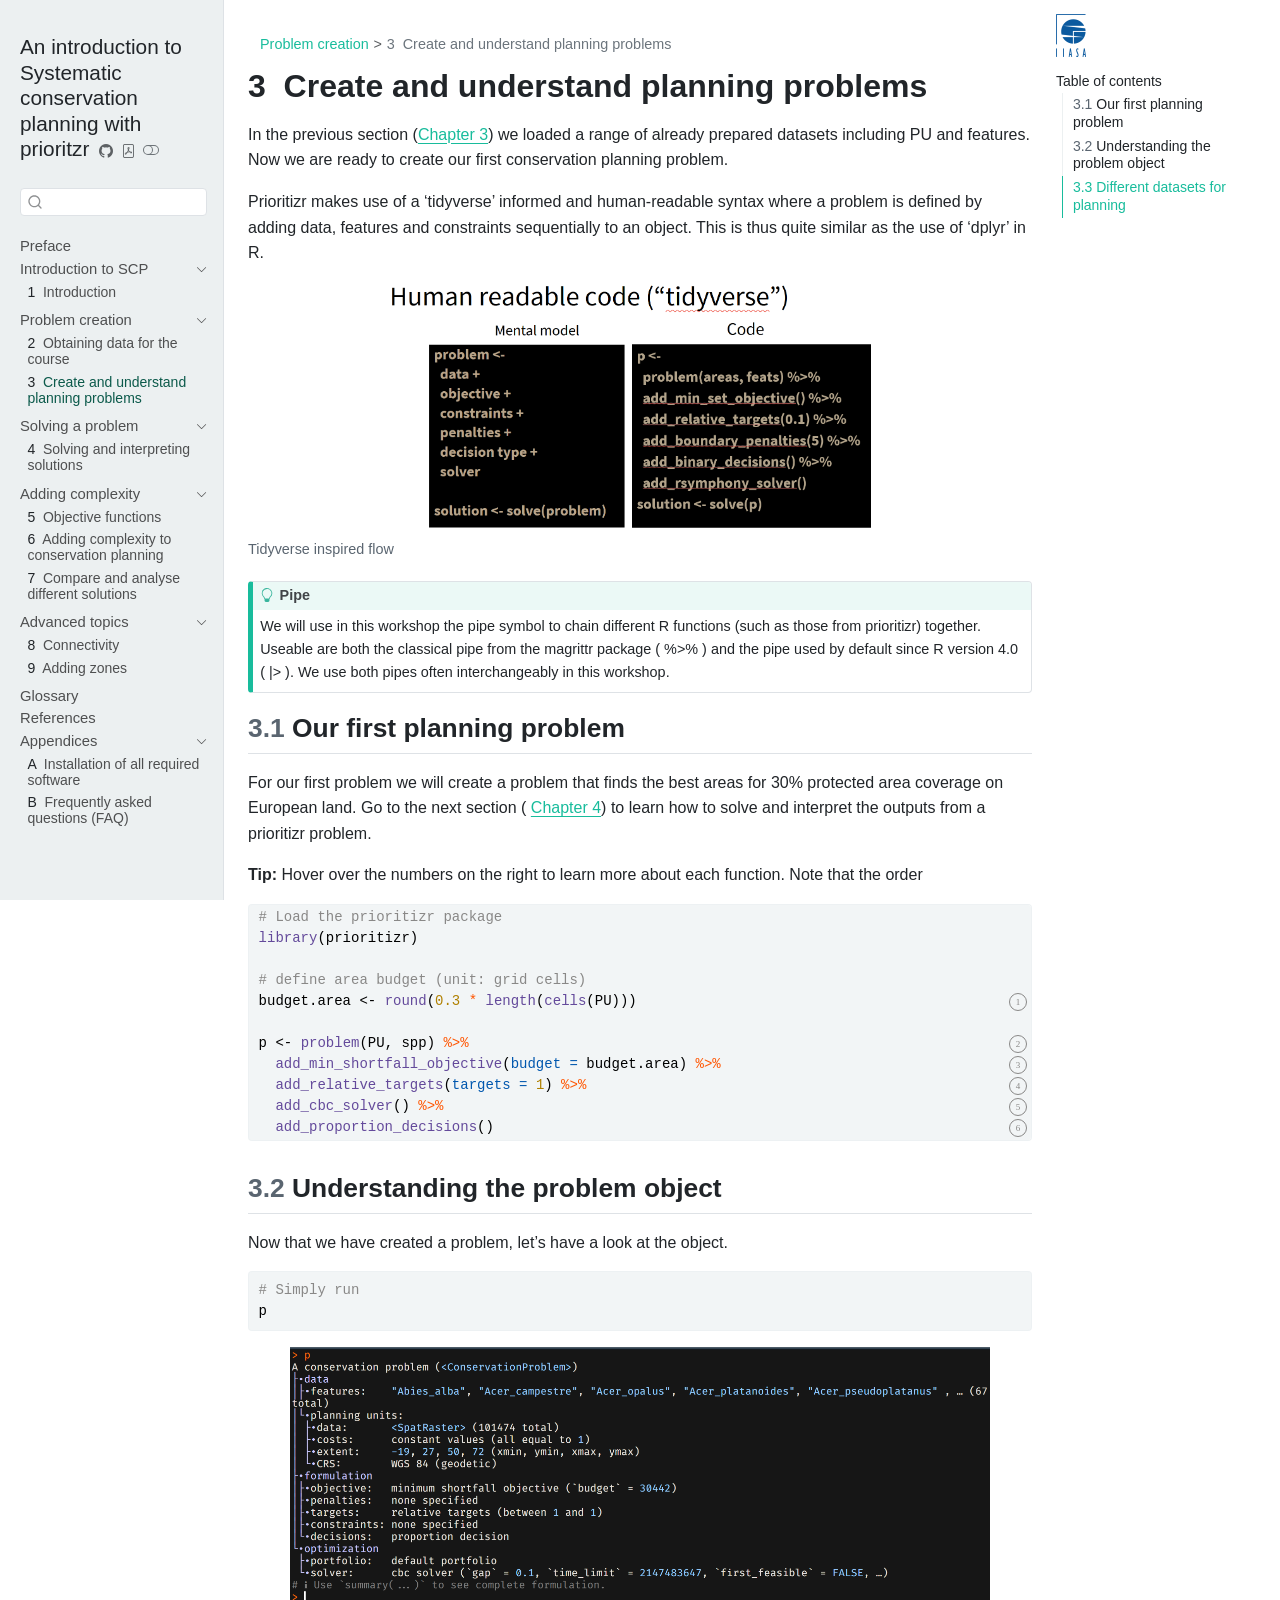
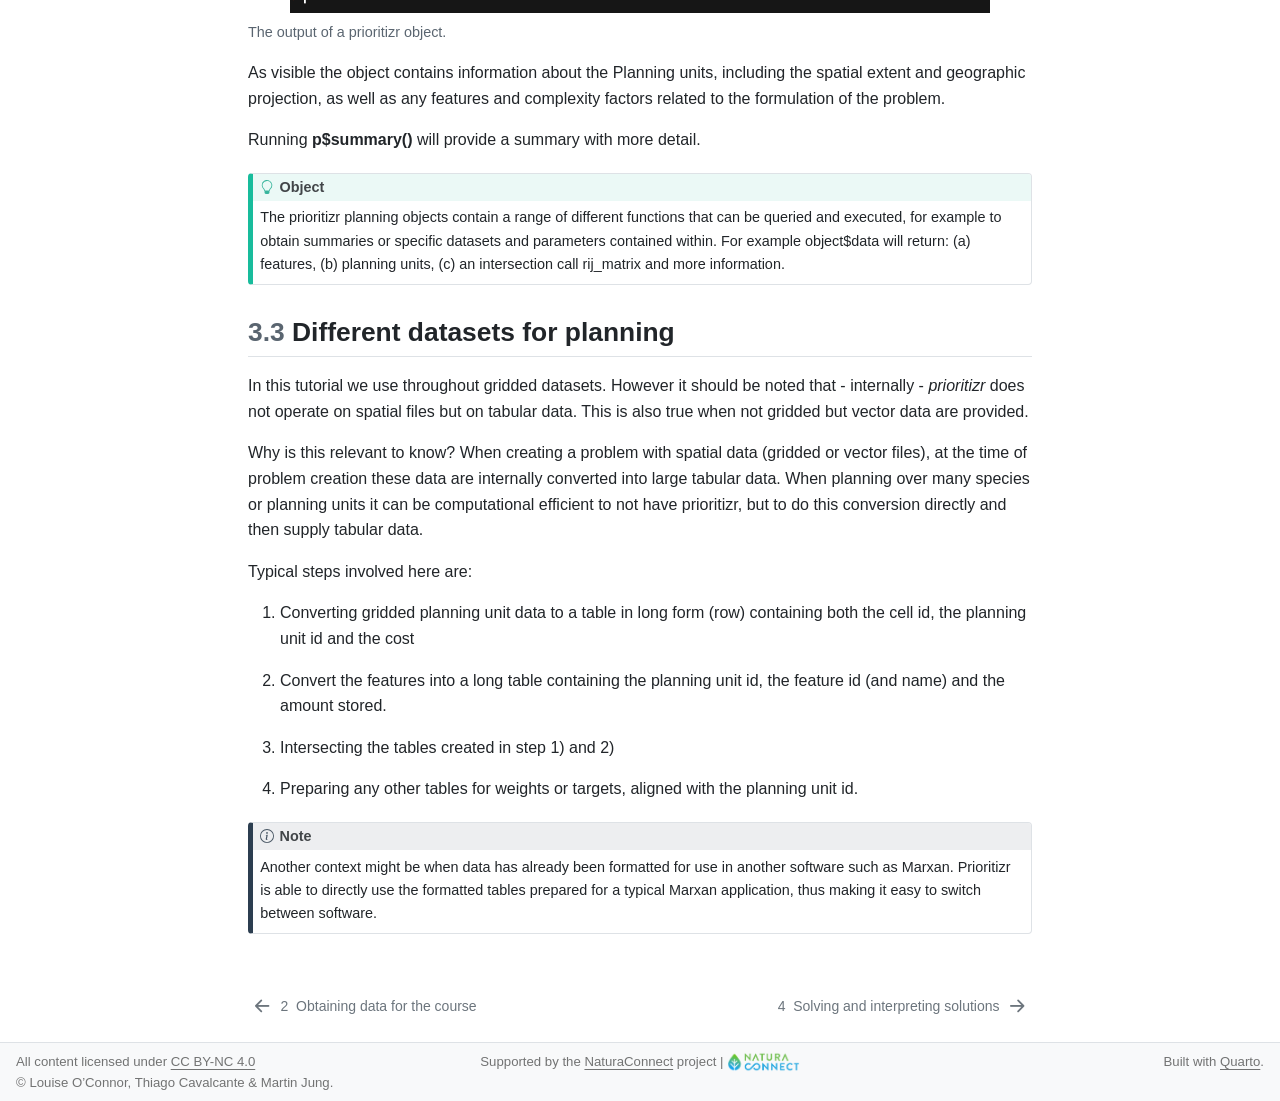
<file: chapters/Problemcreation.html>
<!DOCTYPE html>
<html xmlns="http://www.w3.org/1999/xhtml" lang="en" xml:lang="en"><head>

<meta charset="utf-8">
<meta name="generator" content="quarto-1.9.38">

<meta name="viewport" content="width=device-width, initial-scale=1.0, user-scalable=yes">


<title>3&nbsp; Create and understand planning problems – An introduction to Systematic conservation planning with prioritzr</title>
<style>
/* Default styles provided by pandoc.
** See https://pandoc.org/MANUAL.html#variables-for-html for config info.
*/
code{white-space: pre-wrap;}
span.smallcaps{font-variant: small-caps;}
div.columns{display: flex; gap: min(4vw, 1.5em);}
div.column{flex: auto; overflow-x: auto;}
div.hanging-indent{margin-left: 1.5em; text-indent: -1.5em;}
ul.task-list{list-style: none;}
ul.task-list li input[type="checkbox"] {
  width: 0.8em;
  margin: 0 0.8em 0.2em -1em; /* quarto-specific, see https://github.com/quarto-dev/quarto-cli/issues/4556 */ 
  vertical-align: middle;
}
/* CSS for syntax highlighting */
html { -webkit-text-size-adjust: 100%; }
pre > code.sourceCode { white-space: pre; position: relative; }
pre > code.sourceCode > span { display: inline-block; line-height: 1.25; }
pre > code.sourceCode > span:empty { height: 1.2em; }
.sourceCode { overflow: visible; }
code.sourceCode > span { color: inherit; text-decoration: inherit; }
div.sourceCode { margin: 1em 0; }
pre.sourceCode { margin: 0; }
@media screen {
div.sourceCode { overflow: auto; }
}
@media print {
pre > code.sourceCode { white-space: pre-wrap; }
pre > code.sourceCode > span { text-indent: -5em; padding-left: 5em; }
}
pre.numberSource code
  { counter-reset: source-line 0; }
pre.numberSource code > span
  { position: relative; left: -4em; counter-increment: source-line; }
pre.numberSource code > span > a:first-child::before
  { content: counter(source-line);
    position: relative; left: -1em; text-align: right; vertical-align: baseline;
    border: none; display: inline-block;
    -webkit-touch-callout: none; -webkit-user-select: none;
    -khtml-user-select: none; -moz-user-select: none;
    -ms-user-select: none; user-select: none;
    padding: 0 4px; width: 4em;
  }
pre.numberSource { margin-left: 3em;  padding-left: 4px; }
div.sourceCode
  {   }
@media screen {
pre > code.sourceCode > span > a:first-child::before { text-decoration: underline; }
}
</style>


<script src="../site_libs/quarto-nav/quarto-nav.js"></script>
<script src="../site_libs/quarto-nav/headroom.min.js"></script>
<script src="../site_libs/clipboard/clipboard.min.js"></script>
<script src="../site_libs/quarto-search/autocomplete.umd.js"></script>
<script src="../site_libs/quarto-search/fuse.min.js"></script>
<script src="../site_libs/quarto-search/quarto-search.js"></script>
<meta name="quarto:offset" content="../">
<link href="../chapters/SolutionInterpretation.html" rel="next">
<link href="../chapters/Datapreparation.html" rel="prev">
<link href="..//resources/favicon.ico" rel="icon">
<script src="../site_libs/quarto-html/quarto.js" type="module"></script>
<script src="../site_libs/quarto-html/tabsets/tabsets.js" type="module"></script>
<script src="../site_libs/quarto-html/popper.min.js"></script>
<script src="../site_libs/quarto-html/tippy.umd.min.js"></script>
<script src="../site_libs/quarto-html/anchor.min.js"></script>
<link href="../site_libs/quarto-html/tippy.css" rel="stylesheet">
<link href="../site_libs/quarto-html/quarto-syntax-highlighting-8e563bccdeb7e5b4bf8f1d510bb78af9.css" rel="stylesheet" class="quarto-color-scheme" id="quarto-text-highlighting-styles">
<link href="../site_libs/quarto-html/quarto-syntax-highlighting-dark-8e563bccdeb7e5b4bf8f1d510bb78af9.css" rel="stylesheet" class="quarto-color-scheme quarto-color-alternate" id="quarto-text-highlighting-styles">
<link href="../site_libs/quarto-html/quarto-syntax-highlighting-8e563bccdeb7e5b4bf8f1d510bb78af9.css" rel="stylesheet" class="quarto-color-scheme-extra" id="quarto-text-highlighting-styles">
<script src="../site_libs/bootstrap/bootstrap.min.js"></script>
<link href="../site_libs/bootstrap/bootstrap-icons.css" rel="stylesheet">
<link href="../site_libs/bootstrap/bootstrap-b4038ea033d9bff4059b66adea6c21d7.min.css" rel="stylesheet" append-hash="true" class="quarto-color-scheme" id="quarto-bootstrap" data-mode="light">
<link href="../site_libs/bootstrap/bootstrap-dark-64cd986272760cbdcf880694e67bc337.min.css" rel="stylesheet" append-hash="true" class="quarto-color-scheme quarto-color-alternate" id="quarto-bootstrap" data-mode="dark">
<link href="../site_libs/bootstrap/bootstrap-b4038ea033d9bff4059b66adea6c21d7.min.css" rel="stylesheet" append-hash="true" class="quarto-color-scheme-extra" id="quarto-bootstrap" data-mode="light">
<script id="quarto-search-options" type="application/json">{
  "location": "sidebar",
  "copy-button": false,
  "collapse-after": 3,
  "panel-placement": "start",
  "type": "textbox",
  "limit": 50,
  "keyboard-shortcut": [
    "f",
    "/",
    "s"
  ],
  "show-item-context": false,
  "language": {
    "search-no-results-text": "No results",
    "search-matching-documents-text": "matching documents",
    "search-copy-link-title": "Copy link to search",
    "search-hide-matches-text": "Hide additional matches",
    "search-more-match-text": "more match in this document",
    "search-more-matches-text": "more matches in this document",
    "search-clear-button-title": "Clear",
    "search-text-placeholder": "",
    "search-detached-cancel-button-title": "Cancel",
    "search-submit-button-title": "Submit",
    "search-label": "Search"
  }
}</script>
<style>html{ scroll-behavior: smooth; }</style>


</head>

<body class="nav-sidebar docked quarto-light"><script id="quarto-html-before-body" type="application/javascript">
    const toggleBodyColorMode = (bsSheetEl) => {
      const mode = bsSheetEl.getAttribute("data-mode");
      const bodyEl = window.document.querySelector("body");
      if (mode === "dark") {
        bodyEl.classList.add("quarto-dark");
        bodyEl.classList.remove("quarto-light");
      } else {
        bodyEl.classList.add("quarto-light");
        bodyEl.classList.remove("quarto-dark");
      }
    }
    const toggleBodyColorPrimary = () => {
      const bsSheetEl = window.document.querySelector("link#quarto-bootstrap:not([rel=disabled-stylesheet])");
      if (bsSheetEl) {
        toggleBodyColorMode(bsSheetEl);
      }
    }
    const setColorSchemeToggle = (alternate) => {
      const toggles = window.document.querySelectorAll('.quarto-color-scheme-toggle');
      for (let i=0; i < toggles.length; i++) {
        const toggle = toggles[i];
        if (toggle) {
          if (alternate) {
            toggle.classList.add("alternate");
          } else {
            toggle.classList.remove("alternate");
          }
        }
      }
    };
    const toggleColorMode = (alternate) => {
      // Switch the stylesheets
      const primaryStylesheets = window.document.querySelectorAll('link.quarto-color-scheme:not(.quarto-color-alternate)');
      const alternateStylesheets = window.document.querySelectorAll('link.quarto-color-scheme.quarto-color-alternate');
      manageTransitions('#quarto-margin-sidebar .nav-link', false);
      if (alternate) {
        // note: dark is layered on light, we don't disable primary!
        enableStylesheet(alternateStylesheets);
        for (const sheetNode of alternateStylesheets) {
          if (sheetNode.id === "quarto-bootstrap") {
            toggleBodyColorMode(sheetNode);
          }
        }
      } else {
        disableStylesheet(alternateStylesheets);
        enableStylesheet(primaryStylesheets)
        toggleBodyColorPrimary();
      }
      manageTransitions('#quarto-margin-sidebar .nav-link', true);
      // Switch the toggles
      setColorSchemeToggle(alternate)
      // Hack to workaround the fact that safari doesn't
      // properly recolor the scrollbar when toggling (#1455)
      if (navigator.userAgent.indexOf('Safari') > 0 && navigator.userAgent.indexOf('Chrome') == -1) {
        manageTransitions("body", false);
        window.scrollTo(0, 1);
        setTimeout(() => {
          window.scrollTo(0, 0);
          manageTransitions("body", true);
        }, 40);
      }
    }
    const disableStylesheet = (stylesheets) => {
      for (let i=0; i < stylesheets.length; i++) {
        const stylesheet = stylesheets[i];
        stylesheet.rel = 'disabled-stylesheet';
      }
    }
    const enableStylesheet = (stylesheets) => {
      for (let i=0; i < stylesheets.length; i++) {
        const stylesheet = stylesheets[i];
        if(stylesheet.rel !== 'stylesheet') { // for Chrome, which will still FOUC without this check
          stylesheet.rel = 'stylesheet';
        }
      }
    }
    const manageTransitions = (selector, allowTransitions) => {
      const els = window.document.querySelectorAll(selector);
      for (let i=0; i < els.length; i++) {
        const el = els[i];
        if (allowTransitions) {
          el.classList.remove('notransition');
        } else {
          el.classList.add('notransition');
        }
      }
    }
    const isFileUrl = () => {
      return window.location.protocol === 'file:';
    }
    const hasAlternateSentinel = () => {
      let styleSentinel = getColorSchemeSentinel();
      if (styleSentinel !== null) {
        return styleSentinel === "alternate";
      } else {
        return false;
      }
    }
    const setStyleSentinel = (alternate) => {
      const value = alternate ? "alternate" : "default";
      if (!isFileUrl()) {
        window.localStorage.setItem("quarto-color-scheme", value);
      } else {
        localAlternateSentinel = value;
      }
    }
    const getColorSchemeSentinel = () => {
      if (!isFileUrl()) {
        const storageValue = window.localStorage.getItem("quarto-color-scheme");
        return storageValue != null ? storageValue : localAlternateSentinel;
      } else {
        return localAlternateSentinel;
      }
    }
    const toggleGiscusIfUsed = (isAlternate, darkModeDefault) => {
      const baseTheme = document.querySelector('#giscus-base-theme')?.value ?? 'light';
      const alternateTheme = document.querySelector('#giscus-alt-theme')?.value ?? 'dark';
      let newTheme = '';
      if(authorPrefersDark) {
        newTheme = isAlternate ? baseTheme : alternateTheme;
      } else {
        newTheme = isAlternate ? alternateTheme : baseTheme;
      }
      const changeGiscusTheme = () => {
        // From: https://github.com/giscus/giscus/issues/336
        const sendMessage = (message) => {
          const iframe = document.querySelector('iframe.giscus-frame');
          if (!iframe) return;
          iframe.contentWindow.postMessage({ giscus: message }, 'https://giscus.app');
        }
        sendMessage({
          setConfig: {
            theme: newTheme
          }
        });
      }
      const isGiscussLoaded = window.document.querySelector('iframe.giscus-frame') !== null;
      if (isGiscussLoaded) {
        changeGiscusTheme();
      }
    };
    const authorPrefersDark = false;
    const darkModeDefault = authorPrefersDark;
      document.querySelector('link#quarto-text-highlighting-styles.quarto-color-scheme-extra').rel = 'disabled-stylesheet';
      document.querySelector('link#quarto-bootstrap.quarto-color-scheme-extra').rel = 'disabled-stylesheet';
    let localAlternateSentinel = darkModeDefault ? 'alternate' : 'default';
    // Dark / light mode switch
    window.quartoToggleColorScheme = () => {
      // Read the current dark / light value
      let toAlternate = !hasAlternateSentinel();
      toggleColorMode(toAlternate);
      setStyleSentinel(toAlternate);
      toggleGiscusIfUsed(toAlternate, darkModeDefault);
      window.dispatchEvent(new Event('resize'));
    };
    // Switch to dark mode if need be
    if (hasAlternateSentinel()) {
      toggleColorMode(true);
    } else {
      toggleColorMode(false);
    }
  </script>

<div id="quarto-search-results"></div>
  <header id="quarto-header" class="headroom fixed-top">
  <nav class="quarto-secondary-nav">
    <div class="container-fluid d-flex">
      <button type="button" class="quarto-btn-toggle btn" data-bs-toggle="collapse" role="button" data-bs-target=".quarto-sidebar-collapse-item" aria-controls="quarto-sidebar" aria-expanded="false" aria-label="Toggle sidebar navigation" onclick="if (window.quartoToggleHeadroom) { window.quartoToggleHeadroom(); }">
        <i class="bi bi-layout-text-sidebar-reverse"></i>
      </button>
        <nav class="quarto-page-breadcrumbs" aria-label="breadcrumb"><ol class="breadcrumb"><li class="breadcrumb-item"><a href="../chapters/Datapreparation.html">Problem creation</a></li><li class="breadcrumb-item"><a href="../chapters/Problemcreation.html"><span class="chapter-number">3</span>&nbsp; <span class="chapter-title">Create and understand planning problems</span></a></li></ol></nav>
        <a class="flex-grow-1" role="navigation" data-bs-toggle="collapse" data-bs-target=".quarto-sidebar-collapse-item" aria-controls="quarto-sidebar" aria-expanded="false" aria-label="Toggle sidebar navigation" onclick="if (window.quartoToggleHeadroom) { window.quartoToggleHeadroom(); }">      
        </a>
      <button type="button" class="btn quarto-search-button" aria-label="Search" onclick="window.quartoOpenSearch();">
        <i class="bi bi-search"></i>
      </button>
    </div>
  </nav>
</header>
<!-- content -->
<div id="quarto-content" class="quarto-container page-columns page-rows-contents page-layout-article">
<!-- sidebar -->
  <nav id="quarto-sidebar" class="sidebar collapse collapse-horizontal quarto-sidebar-collapse-item sidebar-navigation docked overflow-auto">
    <div class="pt-lg-2 mt-2 text-left sidebar-header">
    <div class="sidebar-title mb-0 py-0">
      <a href="../">An introduction to Systematic conservation planning with prioritzr</a> 
        <div class="sidebar-tools-main tools-wide">
    <a href="https://github.com/iiasa/eccb2026" title="Source Code" class="quarto-navigation-tool px-1" aria-label="Source Code"><i class="bi bi-github"></i></a>
    <a href="../An-introduction-to-Systematic-conservation-planning-with-prioritzr.pdf" title="Download PDF" class="quarto-navigation-tool px-1" aria-label="Download PDF"><i class="bi bi-file-pdf"></i></a>
  <a href="" class="quarto-color-scheme-toggle quarto-navigation-tool  px-1" onclick="window.quartoToggleColorScheme(); return false;" title="Toggle dark mode"><i class="bi"></i></a>
</div>
    </div>
      </div>
        <div class="mt-2 flex-shrink-0 align-items-center">
        <div class="sidebar-search">
        <div id="quarto-search" class="" title="Search"></div>
        </div>
        </div>
    <div class="sidebar-menu-container"> 
    <ul class="list-unstyled mt-1">
        <li class="sidebar-item">
  <div class="sidebar-item-container"> 
  <a href="../index.html" class="sidebar-item-text sidebar-link">
 <span class="menu-text">Preface</span></a>
  </div>
</li>
        <li class="sidebar-item sidebar-item-section">
      <div class="sidebar-item-container"> 
            <a class="sidebar-item-text sidebar-link text-start" data-bs-toggle="collapse" data-bs-target="#quarto-sidebar-section-1" role="navigation" aria-expanded="true">
 <span class="menu-text">Introduction to SCP</span></a>
          <a class="sidebar-item-toggle text-start" data-bs-toggle="collapse" data-bs-target="#quarto-sidebar-section-1" role="navigation" aria-expanded="true" aria-label="Toggle section">
            <i class="bi bi-chevron-right ms-2"></i>
          </a> 
      </div>
      <ul id="quarto-sidebar-section-1" class="collapse list-unstyled sidebar-section depth1 show">  
          <li class="sidebar-item">
  <div class="sidebar-item-container"> 
  <a href="../chapters/intro.html" class="sidebar-item-text sidebar-link">
 <span class="menu-text"><span class="chapter-number">1</span>&nbsp; <span class="chapter-title">Introduction</span></span></a>
  </div>
</li>
      </ul>
  </li>
        <li class="sidebar-item sidebar-item-section">
      <div class="sidebar-item-container"> 
            <a class="sidebar-item-text sidebar-link text-start" data-bs-toggle="collapse" data-bs-target="#quarto-sidebar-section-2" role="navigation" aria-expanded="true">
 <span class="menu-text">Problem creation</span></a>
          <a class="sidebar-item-toggle text-start" data-bs-toggle="collapse" data-bs-target="#quarto-sidebar-section-2" role="navigation" aria-expanded="true" aria-label="Toggle section">
            <i class="bi bi-chevron-right ms-2"></i>
          </a> 
      </div>
      <ul id="quarto-sidebar-section-2" class="collapse list-unstyled sidebar-section depth1 show">  
          <li class="sidebar-item">
  <div class="sidebar-item-container"> 
  <a href="../chapters/Datapreparation.html" class="sidebar-item-text sidebar-link">
 <span class="menu-text"><span class="chapter-number">2</span>&nbsp; <span class="chapter-title">Obtaining data for the course</span></span></a>
  </div>
</li>
          <li class="sidebar-item">
  <div class="sidebar-item-container"> 
  <a href="../chapters/Problemcreation.html" class="sidebar-item-text sidebar-link active">
 <span class="menu-text"><span class="chapter-number">3</span>&nbsp; <span class="chapter-title">Create and understand planning problems</span></span></a>
  </div>
</li>
      </ul>
  </li>
        <li class="sidebar-item sidebar-item-section">
      <div class="sidebar-item-container"> 
            <a class="sidebar-item-text sidebar-link text-start" data-bs-toggle="collapse" data-bs-target="#quarto-sidebar-section-3" role="navigation" aria-expanded="true">
 <span class="menu-text">Solving a problem</span></a>
          <a class="sidebar-item-toggle text-start" data-bs-toggle="collapse" data-bs-target="#quarto-sidebar-section-3" role="navigation" aria-expanded="true" aria-label="Toggle section">
            <i class="bi bi-chevron-right ms-2"></i>
          </a> 
      </div>
      <ul id="quarto-sidebar-section-3" class="collapse list-unstyled sidebar-section depth1 show">  
          <li class="sidebar-item">
  <div class="sidebar-item-container"> 
  <a href="../chapters/SolutionInterpretation.html" class="sidebar-item-text sidebar-link">
 <span class="menu-text"><span class="chapter-number">4</span>&nbsp; <span class="chapter-title">Solving and interpreting solutions</span></span></a>
  </div>
</li>
      </ul>
  </li>
        <li class="sidebar-item sidebar-item-section">
      <div class="sidebar-item-container"> 
            <a class="sidebar-item-text sidebar-link text-start" data-bs-toggle="collapse" data-bs-target="#quarto-sidebar-section-4" role="navigation" aria-expanded="true">
 <span class="menu-text">Adding complexity</span></a>
          <a class="sidebar-item-toggle text-start" data-bs-toggle="collapse" data-bs-target="#quarto-sidebar-section-4" role="navigation" aria-expanded="true" aria-label="Toggle section">
            <i class="bi bi-chevron-right ms-2"></i>
          </a> 
      </div>
      <ul id="quarto-sidebar-section-4" class="collapse list-unstyled sidebar-section depth1 show">  
          <li class="sidebar-item">
  <div class="sidebar-item-container"> 
  <a href="../chapters/ObjectiveFunctions.html" class="sidebar-item-text sidebar-link">
 <span class="menu-text"><span class="chapter-number">5</span>&nbsp; <span class="chapter-title">Objective functions</span></span></a>
  </div>
</li>
          <li class="sidebar-item">
  <div class="sidebar-item-container"> 
  <a href="../chapters/ProblemComplexity.html" class="sidebar-item-text sidebar-link">
 <span class="menu-text"><span class="chapter-number">6</span>&nbsp; <span class="chapter-title">Adding complexity to conservation planning</span></span></a>
  </div>
</li>
          <li class="sidebar-item">
  <div class="sidebar-item-container"> 
  <a href="../chapters/CompareSolutions.html" class="sidebar-item-text sidebar-link">
 <span class="menu-text"><span class="chapter-number">7</span>&nbsp; <span class="chapter-title">Compare and analyse different solutions</span></span></a>
  </div>
</li>
      </ul>
  </li>
        <li class="sidebar-item sidebar-item-section">
      <div class="sidebar-item-container"> 
            <a class="sidebar-item-text sidebar-link text-start" data-bs-toggle="collapse" data-bs-target="#quarto-sidebar-section-5" role="navigation" aria-expanded="true">
 <span class="menu-text">Advanced topics</span></a>
          <a class="sidebar-item-toggle text-start" data-bs-toggle="collapse" data-bs-target="#quarto-sidebar-section-5" role="navigation" aria-expanded="true" aria-label="Toggle section">
            <i class="bi bi-chevron-right ms-2"></i>
          </a> 
      </div>
      <ul id="quarto-sidebar-section-5" class="collapse list-unstyled sidebar-section depth1 show">  
          <li class="sidebar-item">
  <div class="sidebar-item-container"> 
  <a href="../chapters/Connectivity.html" class="sidebar-item-text sidebar-link">
 <span class="menu-text"><span class="chapter-number">8</span>&nbsp; <span class="chapter-title">Connectivity</span></span></a>
  </div>
</li>
          <li class="sidebar-item">
  <div class="sidebar-item-container"> 
  <a href="../chapters/Zones.html" class="sidebar-item-text sidebar-link">
 <span class="menu-text"><span class="chapter-number">9</span>&nbsp; <span class="chapter-title">Adding zones</span></span></a>
  </div>
</li>
      </ul>
  </li>
        <li class="sidebar-item">
  <div class="sidebar-item-container"> 
  <a href="../glossary.html" class="sidebar-item-text sidebar-link">
 <span class="menu-text">Glossary</span></a>
  </div>
</li>
        <li class="sidebar-item">
  <div class="sidebar-item-container"> 
  <a href="../references.html" class="sidebar-item-text sidebar-link">
 <span class="menu-text">References</span></a>
  </div>
</li>
        <li class="sidebar-item sidebar-item-section">
      <div class="sidebar-item-container"> 
            <a class="sidebar-item-text sidebar-link text-start" data-bs-toggle="collapse" data-bs-target="#quarto-sidebar-section-6" role="navigation" aria-expanded="true">
 <span class="menu-text">Appendices</span></a>
          <a class="sidebar-item-toggle text-start" data-bs-toggle="collapse" data-bs-target="#quarto-sidebar-section-6" role="navigation" aria-expanded="true" aria-label="Toggle section">
            <i class="bi bi-chevron-right ms-2"></i>
          </a> 
      </div>
      <ul id="quarto-sidebar-section-6" class="collapse list-unstyled sidebar-section depth1 show">  
          <li class="sidebar-item">
  <div class="sidebar-item-container"> 
  <a href="../appendices/installation.html" class="sidebar-item-text sidebar-link">
 <span class="menu-text"><span class="chapter-number">A</span>&nbsp; <span class="chapter-title">Installation of all required software</span></span></a>
  </div>
</li>
          <li class="sidebar-item">
  <div class="sidebar-item-container"> 
  <a href="../appendices/FAQ.html" class="sidebar-item-text sidebar-link">
 <span class="menu-text"><span class="chapter-number">B</span>&nbsp; <span class="chapter-title">Frequently asked questions (FAQ)</span></span></a>
  </div>
</li>
      </ul>
  </li>
    </ul>
    </div>
</nav>
<div id="quarto-sidebar-glass" class="quarto-sidebar-collapse-item" data-bs-toggle="collapse" data-bs-target=".quarto-sidebar-collapse-item"></div>
<!-- margin-sidebar -->
    <div id="quarto-margin-sidebar" class="sidebar margin-sidebar"><div class="quarto-margin-header"><div class="margin-header-item">
<p><img src="../resources/IIASA_logo_small.png" class="img-fluid"></p>
</div></div>
        <nav id="TOC" role="doc-toc" class="toc-active">
    <h2 id="toc-title">Table of contents</h2>
   
  <ul>
  <li><a href="#our-first-planning-problem" id="toc-our-first-planning-problem" class="nav-link active" data-scroll-target="#our-first-planning-problem"><span class="header-section-number">3.1</span> Our first planning problem</a></li>
  <li><a href="#understanding-the-problem-object" id="toc-understanding-the-problem-object" class="nav-link" data-scroll-target="#understanding-the-problem-object"><span class="header-section-number">3.2</span> Understanding the problem object</a></li>
  <li><a href="#different-datasets-for-planning" id="toc-different-datasets-for-planning" class="nav-link" data-scroll-target="#different-datasets-for-planning"><span class="header-section-number">3.3</span> Different datasets for planning</a></li>
  </ul>
</nav>
    </div>
<!-- main -->
<main class="content" id="quarto-document-content">


<header id="title-block-header" class="quarto-title-block default"><nav class="quarto-page-breadcrumbs quarto-title-breadcrumbs d-none d-lg-block" aria-label="breadcrumb"><ol class="breadcrumb"><li class="breadcrumb-item"><a href="../chapters/Datapreparation.html">Problem creation</a></li><li class="breadcrumb-item"><a href="../chapters/Problemcreation.html"><span class="chapter-number">3</span>&nbsp; <span class="chapter-title">Create and understand planning problems</span></a></li></ol></nav>
<div class="quarto-title">
<h1 class="title"><span id="sec-create-and-planning-problem" class="quarto-section-identifier"><span class="chapter-number">3</span>&nbsp; <span class="chapter-title">Create and understand planning problems</span></span></h1>
</div>



<div class="quarto-title-meta">

    
  
    
  </div>
  


</header>


<p>In the previous section (<a href="Datapreparation.html" class="quarto-xref"><span>Chapter 3</span></a>) we loaded a range of already prepared datasets including PU and features. Now we are ready to create our first conservation planning problem.</p>
<p>Prioritizr makes use of a ‘tidyverse’ informed and human-readable syntax where a problem is defined by adding data, features and constraints sequentially to an object. This is thus quite similar as the use of ‘dplyr’ in R.</p>
<div class="quarto-figure quarto-figure-center">
<figure class="figure">
<p><img src="../figures/prioritizr_exampleflow.png" class="img-fluid figure-img" width="500"></p>
<figcaption>Tidyverse inspired flow</figcaption>
</figure>
</div>
<div class="callout callout-style-default callout-tip callout-titled">
<div class="callout-header d-flex align-content-center">
<div class="callout-icon-container">
<i class="callout-icon"></i>
</div>
<div class="callout-title-container flex-fill">
<span class="screen-reader-only">Tip</span>Pipe
</div>
</div>
<div class="callout-body-container callout-body">
<p>We will use in this workshop the pipe symbol to chain different R functions (such as those from prioritizr) together. Useable are both the classical pipe from the magrittr package ( %&gt;% ) and the pipe used by default since R version 4.0 ( |&gt; ). We use both pipes often interchangeably in this workshop.</p>
</div>
</div>
<section id="our-first-planning-problem" class="level2" data-number="3.1">
<h2 data-number="3.1" class="anchored" data-anchor-id="our-first-planning-problem"><span class="header-section-number">3.1</span> Our first planning problem</h2>
<p>For our first problem we will create a problem that finds the best areas for 30% protected area coverage on European land. Go to the next section ( <a href="SolutionInterpretation.html" class="quarto-xref"><span>Chapter 4</span></a>) to learn how to solve and interpret the outputs from a prioritizr problem.</p>
<p><strong>Tip:</strong> Hover over the numbers on the right to learn more about each function. Note that the order</p>
<div class="cell">
<div class="code-copy-outer-scaffold"><div class="sourceCode cell-code" id="annotated-cell-1"><pre class="sourceCode r code-annotation-code code-with-copy code-annotated"><code class="sourceCode r"><span id="annotated-cell-1-1"><a href="#annotated-cell-1-1" aria-hidden="true" tabindex="-1"></a><span class="co"># Load the prioritizr package</span></span>
<span id="annotated-cell-1-2"><a href="#annotated-cell-1-2" aria-hidden="true" tabindex="-1"></a><span class="fu">library</span>(prioritizr)                               </span>
<span id="annotated-cell-1-3"><a href="#annotated-cell-1-3" aria-hidden="true" tabindex="-1"></a></span>
<span id="annotated-cell-1-4"><a href="#annotated-cell-1-4" aria-hidden="true" tabindex="-1"></a><span class="co"># define area budget (unit: grid cells)</span></span>
<button class="code-annotation-anchor" data-target-cell="annotated-cell-1" data-target-annotation="1">1</button><span id="annotated-cell-1-5" class="code-annotation-target"><a href="#annotated-cell-1-5" aria-hidden="true" tabindex="-1"></a>budget.area <span class="ot">&lt;-</span> <span class="fu">round</span>(<span class="fl">0.3</span> <span class="sc">*</span> <span class="fu">length</span>(<span class="fu">cells</span>(PU)))</span>
<span id="annotated-cell-1-6"><a href="#annotated-cell-1-6" aria-hidden="true" tabindex="-1"></a></span>
<button class="code-annotation-anchor" data-target-cell="annotated-cell-1" data-target-annotation="2">2</button><span id="annotated-cell-1-7" class="code-annotation-target"><a href="#annotated-cell-1-7" aria-hidden="true" tabindex="-1"></a>p <span class="ot">&lt;-</span> <span class="fu">problem</span>(PU, spp) <span class="sc">%&gt;%</span></span>
<button class="code-annotation-anchor" data-target-cell="annotated-cell-1" data-target-annotation="3">3</button><span id="annotated-cell-1-8" class="code-annotation-target"><a href="#annotated-cell-1-8" aria-hidden="true" tabindex="-1"></a>  <span class="fu">add_min_shortfall_objective</span>(<span class="at">budget =</span> budget.area) <span class="sc">%&gt;%</span></span>
<button class="code-annotation-anchor" data-target-cell="annotated-cell-1" data-target-annotation="4">4</button><span id="annotated-cell-1-9" class="code-annotation-target"><a href="#annotated-cell-1-9" aria-hidden="true" tabindex="-1"></a>  <span class="fu">add_relative_targets</span>(<span class="at">targets =</span> <span class="dv">1</span>) <span class="sc">%&gt;%</span></span>
<button class="code-annotation-anchor" data-target-cell="annotated-cell-1" data-target-annotation="5">5</button><span id="annotated-cell-1-10" class="code-annotation-target"><a href="#annotated-cell-1-10" aria-hidden="true" tabindex="-1"></a>  <span class="fu">add_cbc_solver</span>() <span class="sc">%&gt;%</span></span>
<button class="code-annotation-anchor" data-target-cell="annotated-cell-1" data-target-annotation="6">6</button><span id="annotated-cell-1-11" class="code-annotation-target"><a href="#annotated-cell-1-11" aria-hidden="true" tabindex="-1"></a>  <span class="fu">add_proportion_decisions</span>()</span><div class="code-annotation-gutter-bg"></div><div class="code-annotation-gutter"></div></code></pre></div><button title="Copy to Clipboard" class="code-copy-button"><i class="bi"></i></button></div>
<div class="cell-annotation">
<dl class="code-annotation-container-hidden code-annotation-container-grid">
<dt data-target-cell="annotated-cell-1" data-target-annotation="1">1</dt>
<dd>
<span data-code-cell="annotated-cell-1" data-code-lines="5" data-code-annotation="1">This effectively defines the total budget as 30% of the length of all PU. This works since the length is identical to the sum (cost =1).</span>
</dd>
<dt data-target-cell="annotated-cell-1" data-target-annotation="2">2</dt>
<dd>
<span data-code-cell="annotated-cell-1" data-code-lines="7" data-code-annotation="2">Here we define a problem using the planning unit layer and the different species layer. Internally this will create an intersection of both. Other possible inputs to this function could be zones.</span>
</dd>
<dt data-target-cell="annotated-cell-1" data-target-annotation="3">3</dt>
<dd>
<span data-code-cell="annotated-cell-1" data-code-lines="8" data-code-annotation="3">An objective function is added here. In this case we use the minimum shortfall objective.</span>
</dd>
<dt data-target-cell="annotated-cell-1" data-target-annotation="4">4</dt>
<dd>
<span data-code-cell="annotated-cell-1" data-code-lines="9" data-code-annotation="4">For simplicity we define target as 100% for all species distributions</span>
</dd>
<dt data-target-cell="annotated-cell-1" data-target-annotation="5">5</dt>
<dd>
<span data-code-cell="annotated-cell-1" data-code-lines="10" data-code-annotation="5">Here we add a solver. We rely here on CBC which in tests hasthe best performance among open-source solvers.</span>
</dd>
<dt data-target-cell="annotated-cell-1" data-target-annotation="6">6</dt>
<dd>
<span data-code-cell="annotated-cell-1" data-code-lines="11" data-code-annotation="6">Here we add proportional decisions means that proportions of planning units can be selected in the solution. This typically solve faster than binary decisions.</span>
</dd>
</dl>
</div>
</div>
</section>
<section id="understanding-the-problem-object" class="level2" data-number="3.2">
<h2 data-number="3.2" class="anchored" data-anchor-id="understanding-the-problem-object"><span class="header-section-number">3.2</span> Understanding the problem object</h2>
<p>Now that we have created a problem, let’s have a look at the object.</p>
<div class="cell">
<div class="code-copy-outer-scaffold"><div class="sourceCode cell-code" id="cb1"><pre class="sourceCode r code-with-copy"><code class="sourceCode r"><span id="cb1-1"><a href="#cb1-1" aria-hidden="true" tabindex="-1"></a><span class="co"># Simply run</span></span>
<span id="cb1-2"><a href="#cb1-2" aria-hidden="true" tabindex="-1"></a>p</span></code></pre></div><button title="Copy to Clipboard" class="code-copy-button"><i class="bi"></i></button></div>
</div>
<div class="quarto-figure quarto-figure-center">
<figure class="figure">
<p><img src="../figures/prioritizr_object.png" class="img-fluid figure-img" width="700"></p>
<figcaption>The output of a prioritizr object.</figcaption>
</figure>
</div>
<p>As visible the object contains information about the Planning units, including the spatial extent and geographic projection, as well as any features and complexity factors related to the formulation of the problem.</p>
<p>Running <strong>p$summary()</strong> will provide a summary with more detail.</p>
<div class="callout callout-style-default callout-tip callout-titled">
<div class="callout-header d-flex align-content-center">
<div class="callout-icon-container">
<i class="callout-icon"></i>
</div>
<div class="callout-title-container flex-fill">
<span class="screen-reader-only">Tip</span>Object
</div>
</div>
<div class="callout-body-container callout-body">
<p>The prioritizr planning objects contain a range of different functions that can be queried and executed, for example to obtain summaries or specific datasets and parameters contained within. For example object$data will return: (a) features, (b) planning units, (c) an intersection call rij_matrix and more information.</p>
</div>
</div>
</section>
<section id="different-datasets-for-planning" class="level2" data-number="3.3">
<h2 data-number="3.3" class="anchored" data-anchor-id="different-datasets-for-planning"><span class="header-section-number">3.3</span> Different datasets for planning</h2>
<p>In this tutorial we use throughout gridded datasets. However it should be noted that - internally - <em>prioritizr</em> does not operate on spatial files but on tabular data. This is also true when not gridded but vector data are provided.</p>
<p>Why is this relevant to know? When creating a problem with spatial data (gridded or vector files), at the time of problem creation these data are internally converted into large tabular data. When planning over many species or planning units it can be computational efficient to not have prioritizr, but to do this conversion directly and then supply tabular data.</p>
<div>
<p>Typical steps involved here are:</p>
<ol type="1">
<li><p>Converting gridded planning unit data to a table in long form (row) containing both the cell id, the planning unit id and the cost</p></li>
<li><p>Convert the features into a long table containing the planning unit id, the feature id (and name) and the amount stored.</p></li>
<li><p>Intersecting the tables created in step 1) and 2)</p></li>
<li><p>Preparing any other tables for weights or targets, aligned with the planning unit id.</p></li>
</ol>
</div>
<div class="callout callout-style-default callout-note callout-titled">
<div class="callout-header d-flex align-content-center">
<div class="callout-icon-container">
<i class="callout-icon"></i>
</div>
<div class="callout-title-container flex-fill">
Note
</div>
</div>
<div class="callout-body-container callout-body">
<p>Another context might be when data has already been formatted for use in another software such as Marxan. Prioritizr is able to directly use the formatted tables prepared for a typical Marxan application, thus making it easy to switch between software.</p>
</div>
</div>


</section>

</main> <!-- /main -->
<script id="quarto-html-after-body" type="application/javascript">
  window.document.addEventListener("DOMContentLoaded", function (event) {
    // Ensure there is a toggle, if there isn't float one in the top right
    if (window.document.querySelector('.quarto-color-scheme-toggle') === null) {
      const a = window.document.createElement('a');
      a.classList.add('top-right');
      a.classList.add('quarto-color-scheme-toggle');
      a.href = "";
      a.onclick = function() { try { window.quartoToggleColorScheme(); } catch {} return false; };
      const i = window.document.createElement("i");
      i.classList.add('bi');
      a.appendChild(i);
      window.document.body.appendChild(a);
    }
    setColorSchemeToggle(hasAlternateSentinel())
    const icon = "";
    const anchorJS = new window.AnchorJS();
    anchorJS.options = {
      placement: 'right',
      icon: icon
    };
    anchorJS.add('.anchored');
    const isCodeAnnotation = (el) => {
      for (const clz of el.classList) {
        if (clz.startsWith('code-annotation-')) {                     
          return true;
        }
      }
      return false;
    }
    const onCopySuccess = function(e) {
      // button target
      const button = e.trigger;
      // don't keep focus
      button.blur();
      // flash "checked"
      button.classList.add('code-copy-button-checked');
      var currentTitle = button.getAttribute("title");
      button.setAttribute("title", "Copied!");
      let tooltip;
      if (window.bootstrap) {
        button.setAttribute("data-bs-toggle", "tooltip");
        button.setAttribute("data-bs-placement", "left");
        button.setAttribute("data-bs-title", "Copied!");
        tooltip = new bootstrap.Tooltip(button, 
          { trigger: "manual", 
            customClass: "code-copy-button-tooltip",
            offset: [0, -8]});
        tooltip.show();    
      }
      setTimeout(function() {
        if (tooltip) {
          tooltip.hide();
          button.removeAttribute("data-bs-title");
          button.removeAttribute("data-bs-toggle");
          button.removeAttribute("data-bs-placement");
        }
        button.setAttribute("title", currentTitle);
        button.classList.remove('code-copy-button-checked');
      }, 1000);
      // clear code selection
      e.clearSelection();
    }
    const getTextToCopy = function(trigger) {
      const outerScaffold = trigger.parentElement.cloneNode(true);
      const codeEl = outerScaffold.querySelector('code');
      for (const childEl of codeEl.children) {
        if (isCodeAnnotation(childEl)) {
          childEl.remove();
        }
      }
      return codeEl.innerText;
    }
    const clipboard = new window.ClipboardJS('.code-copy-button:not([data-in-quarto-modal])', {
      text: getTextToCopy
    });
    clipboard.on('success', onCopySuccess);
    if (window.document.getElementById('quarto-embedded-source-code-modal')) {
      const clipboardModal = new window.ClipboardJS('.code-copy-button[data-in-quarto-modal]', {
        text: getTextToCopy,
        container: window.document.getElementById('quarto-embedded-source-code-modal')
      });
      clipboardModal.on('success', onCopySuccess);
    }
      var localhostRegex = new RegExp(/^(?:http|https):\/\/localhost\:?[0-9]*\//);
      var mailtoRegex = new RegExp(/^mailto:/);
        var filterRegex = new RegExp("https:\/\/iiasa\.github\.io\/eccb2026\/");
      var isInternal = (href) => {
          return filterRegex.test(href) || localhostRegex.test(href) || mailtoRegex.test(href);
      }
      // Inspect non-navigation links and adorn them if external
     var links = window.document.querySelectorAll('a[href]:not(.nav-link):not(.navbar-brand):not(.toc-action):not(.sidebar-link):not(.sidebar-item-toggle):not(.pagination-link):not(.no-external):not([aria-hidden]):not(.dropdown-item):not(.quarto-navigation-tool):not(.about-link)');
      for (var i=0; i<links.length; i++) {
        const link = links[i];
        if (!isInternal(link.href)) {
          // undo the damage that might have been done by quarto-nav.js in the case of
          // links that we want to consider external
          if (link.dataset.originalHref !== undefined) {
            link.href = link.dataset.originalHref;
          }
        }
      }
    function tippyHover(el, contentFn, onTriggerFn, onUntriggerFn) {
      const config = {
        allowHTML: true,
        maxWidth: 500,
        delay: 100,
        arrow: false,
        appendTo: function(el) {
            return el.parentElement;
        },
        interactive: true,
        interactiveBorder: 10,
        theme: 'quarto',
        placement: 'bottom-start',
      };
      if (contentFn) {
        config.content = contentFn;
      }
      if (onTriggerFn) {
        config.onTrigger = onTriggerFn;
      }
      if (onUntriggerFn) {
        config.onUntrigger = onUntriggerFn;
      }
      window.tippy(el, config); 
    }
    const noterefs = window.document.querySelectorAll('a[role="doc-noteref"]');
    for (var i=0; i<noterefs.length; i++) {
      const ref = noterefs[i];
      tippyHover(ref, function() {
        // use id or data attribute instead here
        let href = ref.getAttribute('data-footnote-href') || ref.getAttribute('href');
        try { href = new URL(href).hash; } catch {}
        const id = href.replace(/^#\/?/, "");
        const note = window.document.getElementById(id);
        if (note) {
          return note.innerHTML;
        } else {
          return "";
        }
      });
    }
        let selectedAnnoteEl;
        const selectorForAnnotation = ( cell, annotation) => {
          let cellAttr = 'data-code-cell="' + cell + '"';
          let lineAttr = 'data-code-annotation="' +  annotation + '"';
          const selector = 'span[' + cellAttr + '][' + lineAttr + ']';
          return selector;
        }
        const selectCodeLines = (annoteEl) => {
          const doc = window.document;
          const targetCell = annoteEl.getAttribute("data-target-cell");
          const targetAnnotation = annoteEl.getAttribute("data-target-annotation");
          const annoteSpan = window.document.querySelector(selectorForAnnotation(targetCell, targetAnnotation));
          const lines = annoteSpan.getAttribute("data-code-lines").split(",");
          const lineIds = lines.map((line) => {
            return targetCell + "-" + line;
          })
          let top = null;
          let height = null;
          let parent = null;
          if (lineIds.length > 0) {
              //compute the position of the single el (top and bottom and make a div)
              const el = window.document.getElementById(lineIds[0]);
              top = el.offsetTop;
              height = el.offsetHeight;
              parent = el.parentElement.parentElement;
            if (lineIds.length > 1) {
              const lastEl = window.document.getElementById(lineIds[lineIds.length - 1]);
              const bottom = lastEl.offsetTop + lastEl.offsetHeight;
              height = bottom - top;
            }
            if (top !== null && height !== null && parent !== null) {
              // cook up a div (if necessary) and position it 
              let div = window.document.getElementById("code-annotation-line-highlight");
              if (div === null) {
                div = window.document.createElement("div");
                div.setAttribute("id", "code-annotation-line-highlight");
                div.style.position = 'absolute';
                parent.appendChild(div);
              }
              div.style.top = top - 2 + "px";
              div.style.height = height + 4 + "px";
              div.style.left = 0;
              let gutterDiv = window.document.getElementById("code-annotation-line-highlight-gutter");
              if (gutterDiv === null) {
                gutterDiv = window.document.createElement("div");
                gutterDiv.setAttribute("id", "code-annotation-line-highlight-gutter");
                gutterDiv.style.position = 'absolute';
                const codeCell = window.document.getElementById(targetCell);
                const gutter = codeCell.querySelector('.code-annotation-gutter');
                gutter.appendChild(gutterDiv);
              }
              gutterDiv.style.top = top - 2 + "px";
              gutterDiv.style.height = height + 4 + "px";
            }
            selectedAnnoteEl = annoteEl;
          }
        };
        const unselectCodeLines = () => {
          const elementsIds = ["code-annotation-line-highlight", "code-annotation-line-highlight-gutter"];
          elementsIds.forEach((elId) => {
            const div = window.document.getElementById(elId);
            if (div) {
              div.remove();
            }
          });
          selectedAnnoteEl = undefined;
        };
          // Handle positioning of the toggle
      window.addEventListener(
        "resize",
        throttle(() => {
          elRect = undefined;
          if (selectedAnnoteEl) {
            selectCodeLines(selectedAnnoteEl);
          }
        }, 10)
      );
      function throttle(fn, ms) {
      let throttle = false;
      let timer;
        return (...args) => {
          if(!throttle) { // first call gets through
              fn.apply(this, args);
              throttle = true;
          } else { // all the others get throttled
              if(timer) clearTimeout(timer); // cancel #2
              timer = setTimeout(() => {
                fn.apply(this, args);
                timer = throttle = false;
              }, ms);
          }
        };
      }
        const annoteTargets = window.document.querySelectorAll('.code-annotation-anchor');
        for (let i=0; i<annoteTargets.length; i++) {
          const annoteTarget = annoteTargets[i];
          const targetCell = annoteTarget.getAttribute("data-target-cell");
          const targetAnnotation = annoteTarget.getAttribute("data-target-annotation");
          const contentFn = () => {
            const content = window.document.querySelector(selectorForAnnotation(targetCell, targetAnnotation));
            if (content) {
              const tipContent = content.cloneNode(true);
              tipContent.classList.add("code-annotation-tip-content");
              return tipContent.outerHTML;
            }
          }
          const config = {
            allowHTML: true,
            content: contentFn,
            onShow: (instance) => {
              selectCodeLines(instance.reference);
              instance.reference.classList.add('code-annotation-active');
              window.tippy.hideAll();
            },
            onHide: (instance) => {
              unselectCodeLines();
              instance.reference.classList.remove('code-annotation-active');
            },
            maxWidth: 300,
            delay: [50, 0],
            duration: [200, 0],
            offset: [5, 10],
            arrow: true,
            appendTo: function(el) {
              return el.parentElement.parentElement.parentElement;
            },
            interactive: true,
            interactiveBorder: 10,
            theme: 'quarto',
            placement: 'right',
            popperOptions: {
              modifiers: [
              {
                name: 'flip',
                options: {
                  flipVariations: false, // true by default
                  allowedAutoPlacements: ['right'],
                  fallbackPlacements: ['right', 'top', 'top-start', 'top-end', 'bottom', 'bottom-start', 'bottom-end', 'left'],
                },
              },
              {
                name: 'preventOverflow',
                options: {
                  mainAxis: false,
                  altAxis: false
                }
              }
              ]        
            }      
          };
          window.tippy(annoteTarget, config); 
        }
    const findCites = (el) => {
      const parentEl = el.parentElement;
      if (parentEl) {
        const cites = parentEl.dataset.cites;
        if (cites) {
          return {
            el,
            cites: cites.split(' ')
          };
        } else {
          return findCites(el.parentElement)
        }
      } else {
        return undefined;
      }
    };
    var bibliorefs = window.document.querySelectorAll('a[role="doc-biblioref"]');
    for (var i=0; i<bibliorefs.length; i++) {
      const ref = bibliorefs[i];
      const citeInfo = findCites(ref);
      if (citeInfo) {
        tippyHover(citeInfo.el, function() {
          var popup = window.document.createElement('div');
          citeInfo.cites.forEach(function(cite) {
            var citeDiv = window.document.createElement('div');
            citeDiv.classList.add('hanging-indent');
            citeDiv.classList.add('csl-entry');
            var biblioDiv = window.document.getElementById('ref-' + cite);
            if (biblioDiv) {
              citeDiv.innerHTML = biblioDiv.innerHTML;
            }
            popup.appendChild(citeDiv);
          });
          return popup.innerHTML;
        });
      }
    }
  });
  </script>
<nav class="page-navigation">
  <div class="nav-page nav-page-previous">
      <a href="../chapters/Datapreparation.html" class="pagination-link" aria-label="Obtaining data for the course">
        <i class="bi bi-arrow-left-short"></i> <span class="nav-page-text"><span class="chapter-number">2</span>&nbsp; <span class="chapter-title">Obtaining data for the course</span></span>
      </a>          
  </div>
  <div class="nav-page nav-page-next">
      <a href="../chapters/SolutionInterpretation.html" class="pagination-link" aria-label="Solving and interpreting solutions">
        <span class="nav-page-text"><span class="chapter-number">4</span>&nbsp; <span class="chapter-title">Solving and interpreting solutions</span></span> <i class="bi bi-arrow-right-short"></i>
      </a>
  </div>
</nav>
</div> <!-- /content -->
<footer class="footer">
  <div class="nav-footer">
    <div class="nav-footer-left">
<p>All content licensed under <a href="https://creativecommons.org/licenses/by-nc/4.0/">CC BY-NC 4.0</a> <br> © Louise O’Connor, Thiago Cavalcante &amp; Martin Jung.</p>
</div>   
    <div class="nav-footer-center">
<p>Supported by the <a href="https://naturaconnect.eu">NaturaConnect</a> project | <img src="../resources/Natura-Connect-logo.png" height="20" alt="NaturaConnect"></p>
</div>
    <div class="nav-footer-right">
<p>Built with <a href="https://quarto.org/">Quarto</a>.</p>
</div>
  </div>
</footer>




<script src="../site_libs/quarto-html/zenscroll-min.js"></script>
</body></html>
</file>
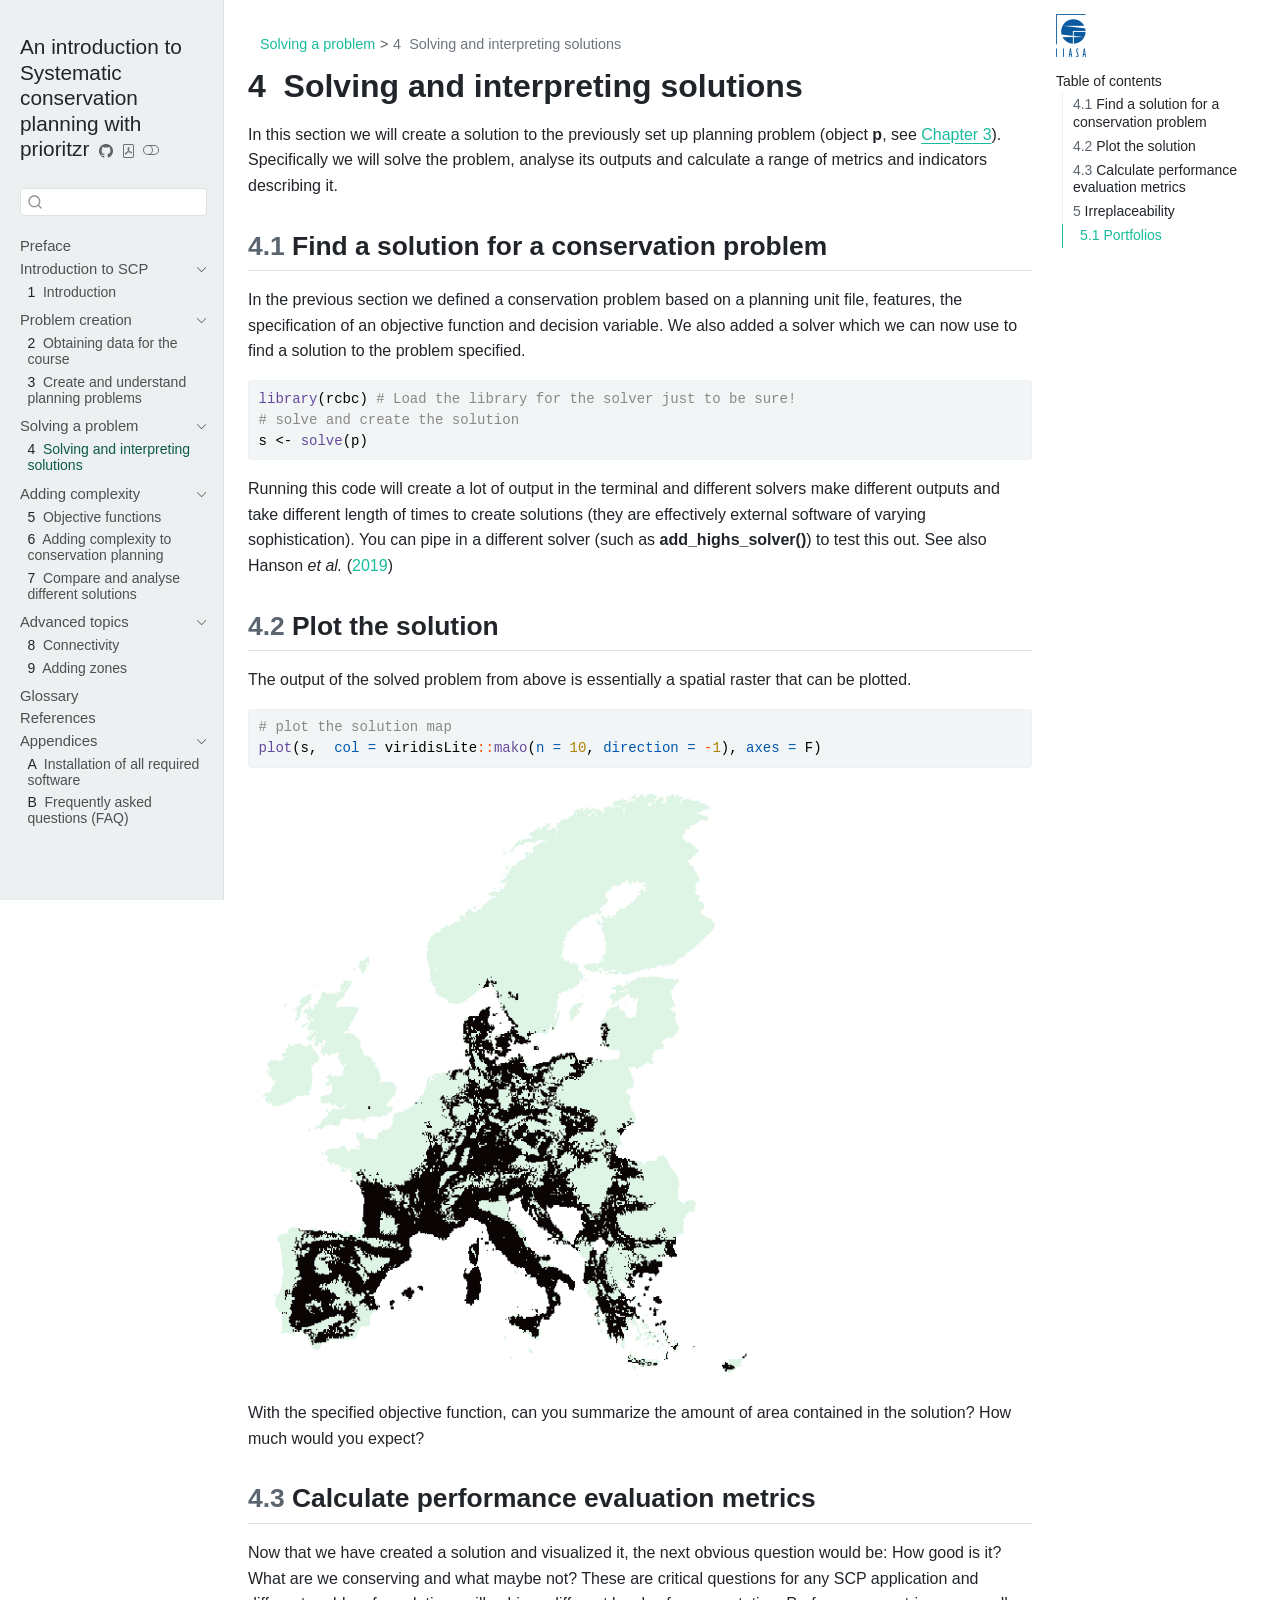
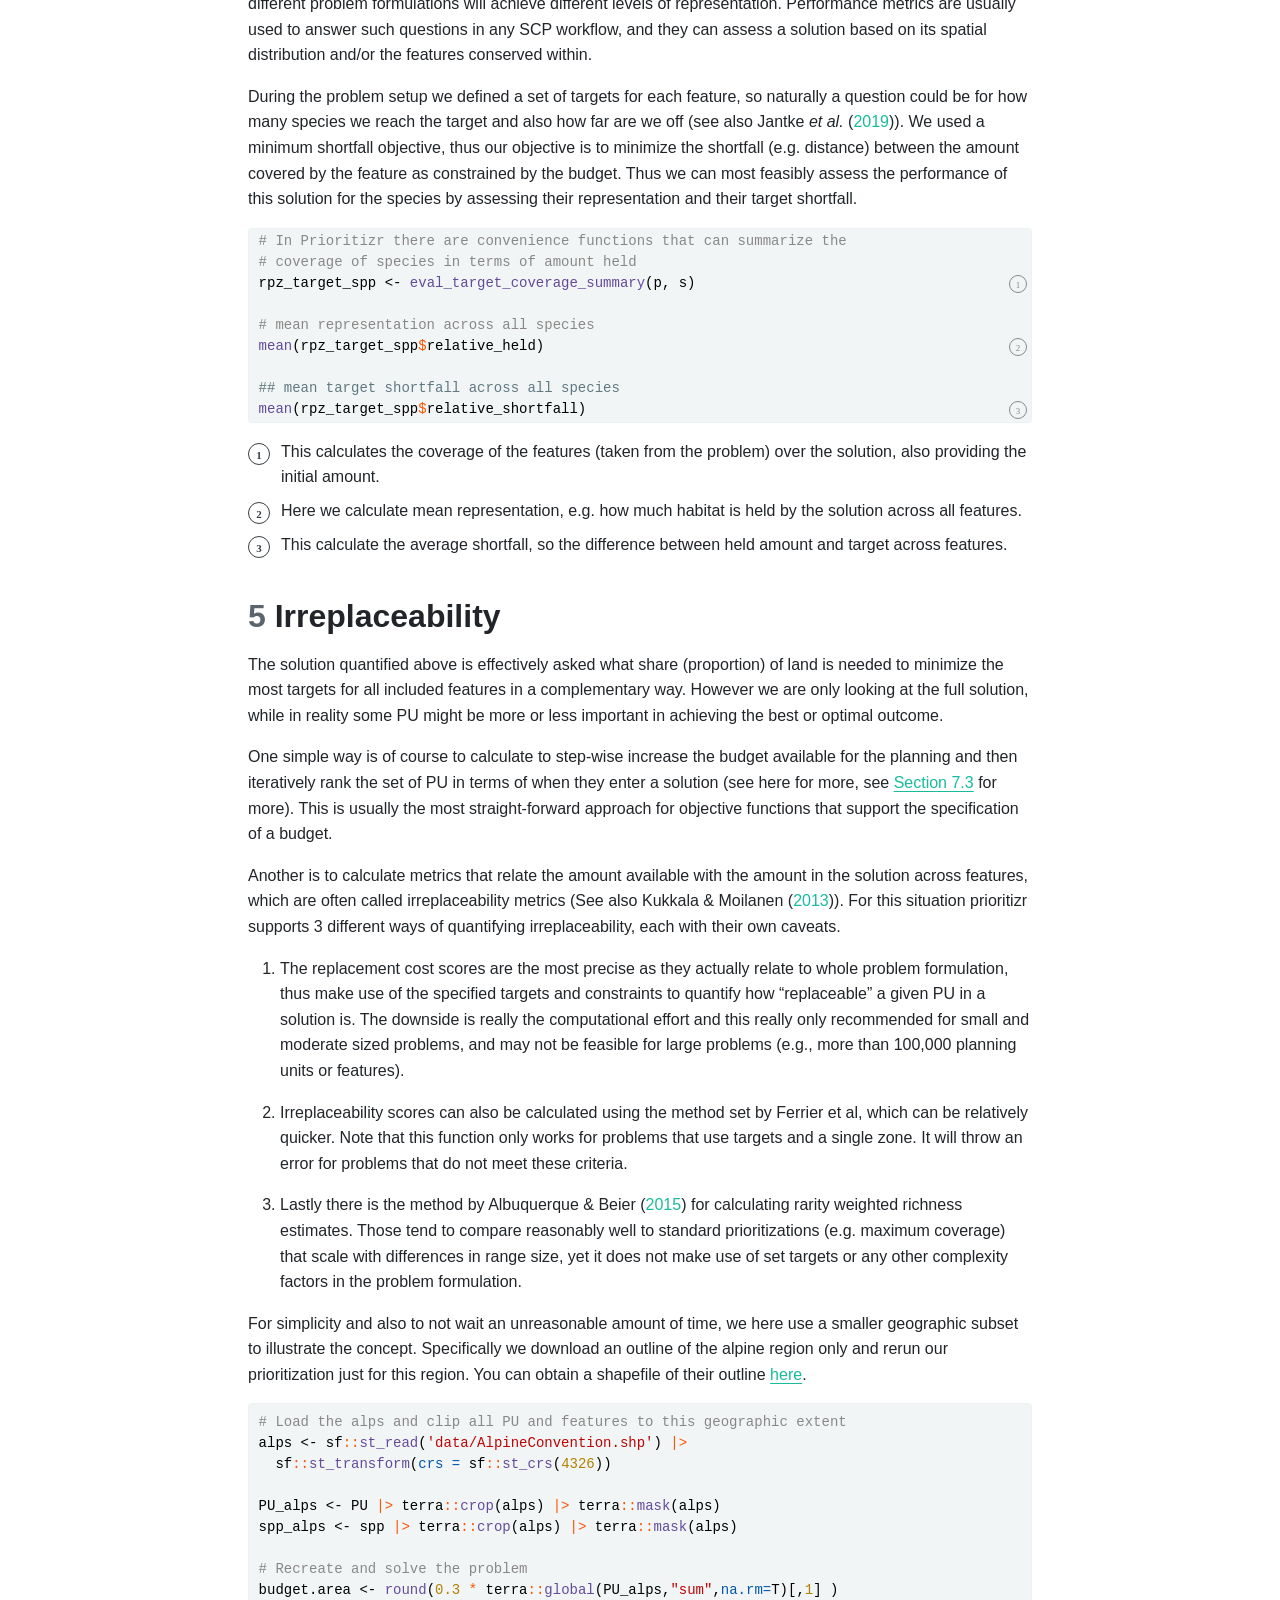
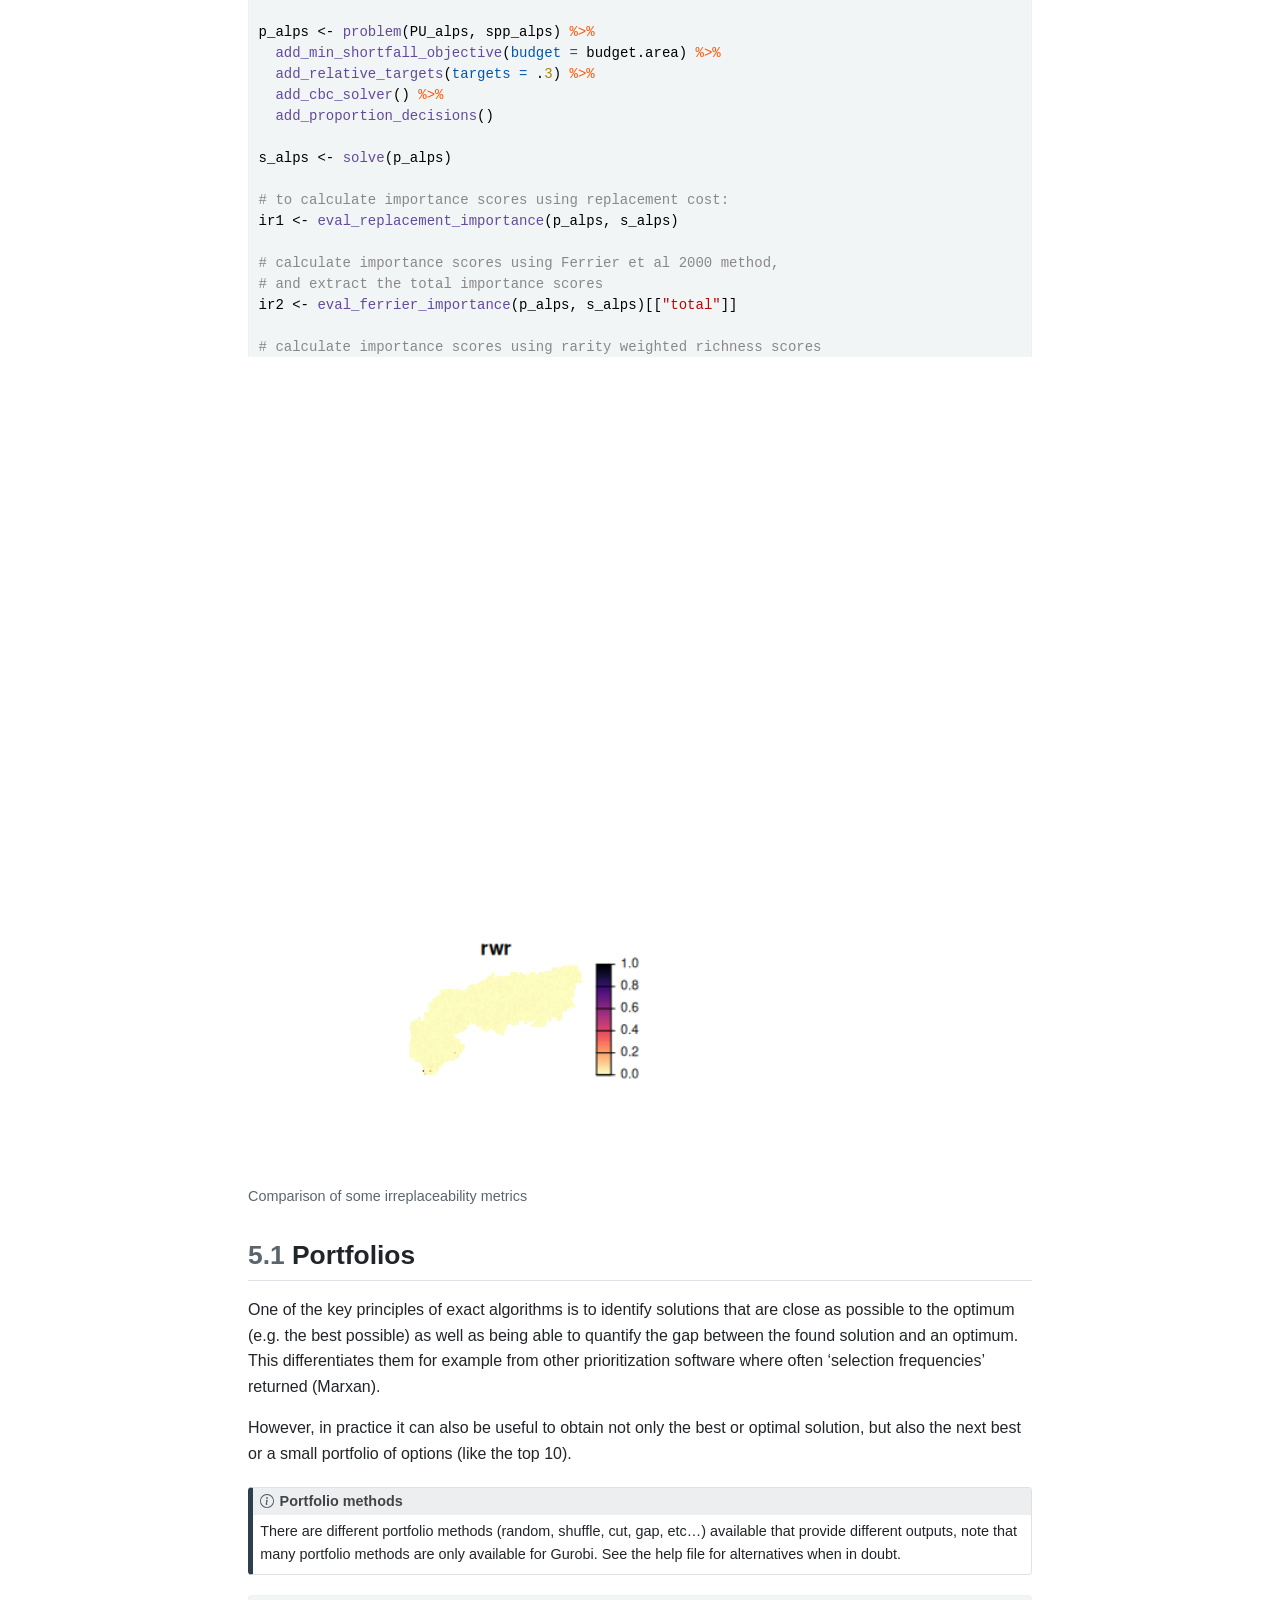
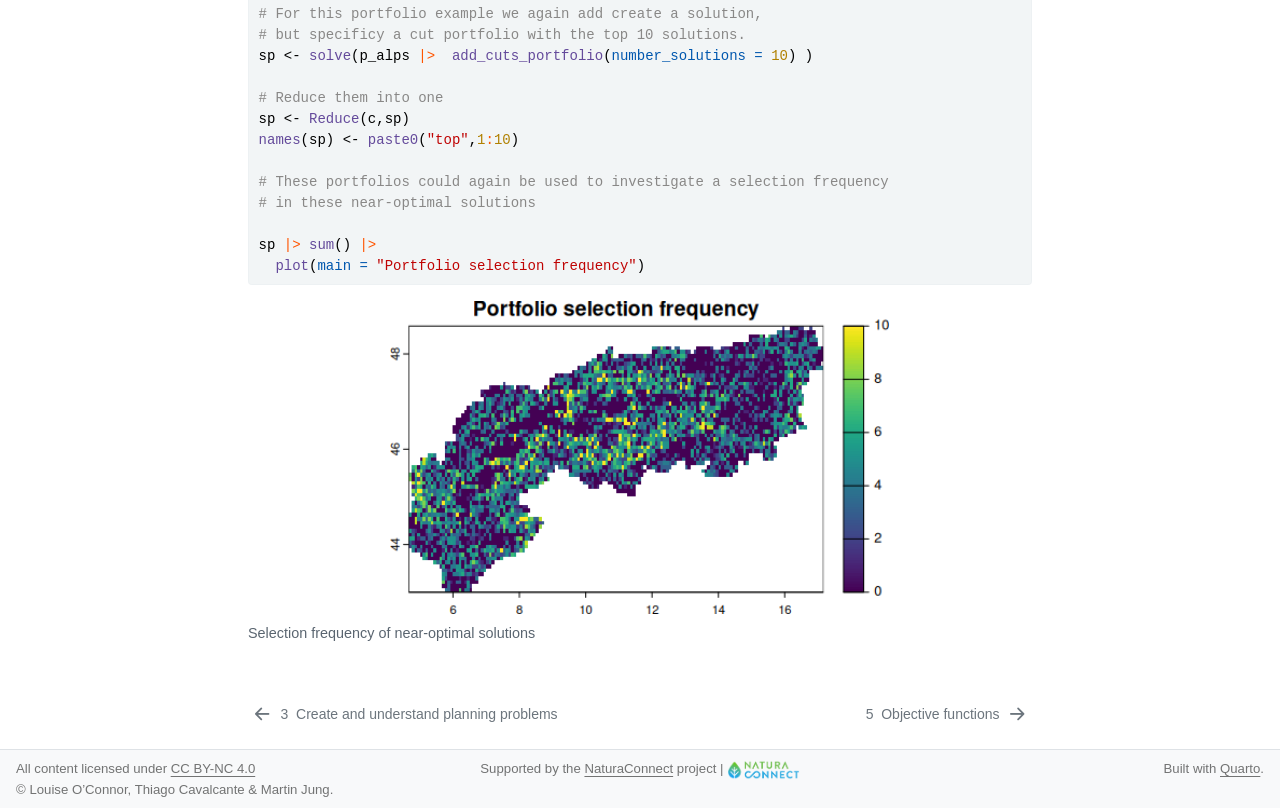
<file: chapters/SolutionInterpretation.html>
<!DOCTYPE html>
<html xmlns="http://www.w3.org/1999/xhtml" lang="en" xml:lang="en"><head>

<meta charset="utf-8">
<meta name="generator" content="quarto-1.9.38">

<meta name="viewport" content="width=device-width, initial-scale=1.0, user-scalable=yes">


<title>4&nbsp; Solving and interpreting solutions – An introduction to Systematic conservation planning with prioritzr</title>
<style>
/* Default styles provided by pandoc.
** See https://pandoc.org/MANUAL.html#variables-for-html for config info.
*/
code{white-space: pre-wrap;}
span.smallcaps{font-variant: small-caps;}
div.columns{display: flex; gap: min(4vw, 1.5em);}
div.column{flex: auto; overflow-x: auto;}
div.hanging-indent{margin-left: 1.5em; text-indent: -1.5em;}
ul.task-list{list-style: none;}
ul.task-list li input[type="checkbox"] {
  width: 0.8em;
  margin: 0 0.8em 0.2em -1em; /* quarto-specific, see https://github.com/quarto-dev/quarto-cli/issues/4556 */ 
  vertical-align: middle;
}
/* CSS for syntax highlighting */
html { -webkit-text-size-adjust: 100%; }
pre > code.sourceCode { white-space: pre; position: relative; }
pre > code.sourceCode > span { display: inline-block; line-height: 1.25; }
pre > code.sourceCode > span:empty { height: 1.2em; }
.sourceCode { overflow: visible; }
code.sourceCode > span { color: inherit; text-decoration: inherit; }
div.sourceCode { margin: 1em 0; }
pre.sourceCode { margin: 0; }
@media screen {
div.sourceCode { overflow: auto; }
}
@media print {
pre > code.sourceCode { white-space: pre-wrap; }
pre > code.sourceCode > span { text-indent: -5em; padding-left: 5em; }
}
pre.numberSource code
  { counter-reset: source-line 0; }
pre.numberSource code > span
  { position: relative; left: -4em; counter-increment: source-line; }
pre.numberSource code > span > a:first-child::before
  { content: counter(source-line);
    position: relative; left: -1em; text-align: right; vertical-align: baseline;
    border: none; display: inline-block;
    -webkit-touch-callout: none; -webkit-user-select: none;
    -khtml-user-select: none; -moz-user-select: none;
    -ms-user-select: none; user-select: none;
    padding: 0 4px; width: 4em;
  }
pre.numberSource { margin-left: 3em;  padding-left: 4px; }
div.sourceCode
  {   }
@media screen {
pre > code.sourceCode > span > a:first-child::before { text-decoration: underline; }
}
/* CSS for citations */
div.csl-bib-body { }
div.csl-entry {
  clear: both;
}
.hanging-indent div.csl-entry {
  margin-left:2em;
  text-indent:-2em;
}
div.csl-left-margin {
  min-width:2em;
  float:left;
}
div.csl-right-inline {
  margin-left:2em;
  padding-left:1em;
}
div.csl-indent {
  margin-left: 2em;
}</style>


<script src="../site_libs/quarto-nav/quarto-nav.js"></script>
<script src="../site_libs/quarto-nav/headroom.min.js"></script>
<script src="../site_libs/clipboard/clipboard.min.js"></script>
<script src="../site_libs/quarto-search/autocomplete.umd.js"></script>
<script src="../site_libs/quarto-search/fuse.min.js"></script>
<script src="../site_libs/quarto-search/quarto-search.js"></script>
<meta name="quarto:offset" content="../">
<link href="../chapters/ObjectiveFunctions.html" rel="next">
<link href="../chapters/Problemcreation.html" rel="prev">
<link href="..//resources/favicon.ico" rel="icon">
<script src="../site_libs/quarto-html/quarto.js" type="module"></script>
<script src="../site_libs/quarto-html/tabsets/tabsets.js" type="module"></script>
<script src="../site_libs/quarto-html/popper.min.js"></script>
<script src="../site_libs/quarto-html/tippy.umd.min.js"></script>
<script src="../site_libs/quarto-html/anchor.min.js"></script>
<link href="../site_libs/quarto-html/tippy.css" rel="stylesheet">
<link href="../site_libs/quarto-html/quarto-syntax-highlighting-8e563bccdeb7e5b4bf8f1d510bb78af9.css" rel="stylesheet" class="quarto-color-scheme" id="quarto-text-highlighting-styles">
<link href="../site_libs/quarto-html/quarto-syntax-highlighting-dark-8e563bccdeb7e5b4bf8f1d510bb78af9.css" rel="stylesheet" class="quarto-color-scheme quarto-color-alternate" id="quarto-text-highlighting-styles">
<link href="../site_libs/quarto-html/quarto-syntax-highlighting-8e563bccdeb7e5b4bf8f1d510bb78af9.css" rel="stylesheet" class="quarto-color-scheme-extra" id="quarto-text-highlighting-styles">
<script src="../site_libs/bootstrap/bootstrap.min.js"></script>
<link href="../site_libs/bootstrap/bootstrap-icons.css" rel="stylesheet">
<link href="../site_libs/bootstrap/bootstrap-b4038ea033d9bff4059b66adea6c21d7.min.css" rel="stylesheet" append-hash="true" class="quarto-color-scheme" id="quarto-bootstrap" data-mode="light">
<link href="../site_libs/bootstrap/bootstrap-dark-64cd986272760cbdcf880694e67bc337.min.css" rel="stylesheet" append-hash="true" class="quarto-color-scheme quarto-color-alternate" id="quarto-bootstrap" data-mode="dark">
<link href="../site_libs/bootstrap/bootstrap-b4038ea033d9bff4059b66adea6c21d7.min.css" rel="stylesheet" append-hash="true" class="quarto-color-scheme-extra" id="quarto-bootstrap" data-mode="light">
<script id="quarto-search-options" type="application/json">{
  "location": "sidebar",
  "copy-button": false,
  "collapse-after": 3,
  "panel-placement": "start",
  "type": "textbox",
  "limit": 50,
  "keyboard-shortcut": [
    "f",
    "/",
    "s"
  ],
  "show-item-context": false,
  "language": {
    "search-no-results-text": "No results",
    "search-matching-documents-text": "matching documents",
    "search-copy-link-title": "Copy link to search",
    "search-hide-matches-text": "Hide additional matches",
    "search-more-match-text": "more match in this document",
    "search-more-matches-text": "more matches in this document",
    "search-clear-button-title": "Clear",
    "search-text-placeholder": "",
    "search-detached-cancel-button-title": "Cancel",
    "search-submit-button-title": "Submit",
    "search-label": "Search"
  }
}</script>
<style>html{ scroll-behavior: smooth; }</style>


</head>

<body class="nav-sidebar docked quarto-light"><script id="quarto-html-before-body" type="application/javascript">
    const toggleBodyColorMode = (bsSheetEl) => {
      const mode = bsSheetEl.getAttribute("data-mode");
      const bodyEl = window.document.querySelector("body");
      if (mode === "dark") {
        bodyEl.classList.add("quarto-dark");
        bodyEl.classList.remove("quarto-light");
      } else {
        bodyEl.classList.add("quarto-light");
        bodyEl.classList.remove("quarto-dark");
      }
    }
    const toggleBodyColorPrimary = () => {
      const bsSheetEl = window.document.querySelector("link#quarto-bootstrap:not([rel=disabled-stylesheet])");
      if (bsSheetEl) {
        toggleBodyColorMode(bsSheetEl);
      }
    }
    const setColorSchemeToggle = (alternate) => {
      const toggles = window.document.querySelectorAll('.quarto-color-scheme-toggle');
      for (let i=0; i < toggles.length; i++) {
        const toggle = toggles[i];
        if (toggle) {
          if (alternate) {
            toggle.classList.add("alternate");
          } else {
            toggle.classList.remove("alternate");
          }
        }
      }
    };
    const toggleColorMode = (alternate) => {
      // Switch the stylesheets
      const primaryStylesheets = window.document.querySelectorAll('link.quarto-color-scheme:not(.quarto-color-alternate)');
      const alternateStylesheets = window.document.querySelectorAll('link.quarto-color-scheme.quarto-color-alternate');
      manageTransitions('#quarto-margin-sidebar .nav-link', false);
      if (alternate) {
        // note: dark is layered on light, we don't disable primary!
        enableStylesheet(alternateStylesheets);
        for (const sheetNode of alternateStylesheets) {
          if (sheetNode.id === "quarto-bootstrap") {
            toggleBodyColorMode(sheetNode);
          }
        }
      } else {
        disableStylesheet(alternateStylesheets);
        enableStylesheet(primaryStylesheets)
        toggleBodyColorPrimary();
      }
      manageTransitions('#quarto-margin-sidebar .nav-link', true);
      // Switch the toggles
      setColorSchemeToggle(alternate)
      // Hack to workaround the fact that safari doesn't
      // properly recolor the scrollbar when toggling (#1455)
      if (navigator.userAgent.indexOf('Safari') > 0 && navigator.userAgent.indexOf('Chrome') == -1) {
        manageTransitions("body", false);
        window.scrollTo(0, 1);
        setTimeout(() => {
          window.scrollTo(0, 0);
          manageTransitions("body", true);
        }, 40);
      }
    }
    const disableStylesheet = (stylesheets) => {
      for (let i=0; i < stylesheets.length; i++) {
        const stylesheet = stylesheets[i];
        stylesheet.rel = 'disabled-stylesheet';
      }
    }
    const enableStylesheet = (stylesheets) => {
      for (let i=0; i < stylesheets.length; i++) {
        const stylesheet = stylesheets[i];
        if(stylesheet.rel !== 'stylesheet') { // for Chrome, which will still FOUC without this check
          stylesheet.rel = 'stylesheet';
        }
      }
    }
    const manageTransitions = (selector, allowTransitions) => {
      const els = window.document.querySelectorAll(selector);
      for (let i=0; i < els.length; i++) {
        const el = els[i];
        if (allowTransitions) {
          el.classList.remove('notransition');
        } else {
          el.classList.add('notransition');
        }
      }
    }
    const isFileUrl = () => {
      return window.location.protocol === 'file:';
    }
    const hasAlternateSentinel = () => {
      let styleSentinel = getColorSchemeSentinel();
      if (styleSentinel !== null) {
        return styleSentinel === "alternate";
      } else {
        return false;
      }
    }
    const setStyleSentinel = (alternate) => {
      const value = alternate ? "alternate" : "default";
      if (!isFileUrl()) {
        window.localStorage.setItem("quarto-color-scheme", value);
      } else {
        localAlternateSentinel = value;
      }
    }
    const getColorSchemeSentinel = () => {
      if (!isFileUrl()) {
        const storageValue = window.localStorage.getItem("quarto-color-scheme");
        return storageValue != null ? storageValue : localAlternateSentinel;
      } else {
        return localAlternateSentinel;
      }
    }
    const toggleGiscusIfUsed = (isAlternate, darkModeDefault) => {
      const baseTheme = document.querySelector('#giscus-base-theme')?.value ?? 'light';
      const alternateTheme = document.querySelector('#giscus-alt-theme')?.value ?? 'dark';
      let newTheme = '';
      if(authorPrefersDark) {
        newTheme = isAlternate ? baseTheme : alternateTheme;
      } else {
        newTheme = isAlternate ? alternateTheme : baseTheme;
      }
      const changeGiscusTheme = () => {
        // From: https://github.com/giscus/giscus/issues/336
        const sendMessage = (message) => {
          const iframe = document.querySelector('iframe.giscus-frame');
          if (!iframe) return;
          iframe.contentWindow.postMessage({ giscus: message }, 'https://giscus.app');
        }
        sendMessage({
          setConfig: {
            theme: newTheme
          }
        });
      }
      const isGiscussLoaded = window.document.querySelector('iframe.giscus-frame') !== null;
      if (isGiscussLoaded) {
        changeGiscusTheme();
      }
    };
    const authorPrefersDark = false;
    const darkModeDefault = authorPrefersDark;
      document.querySelector('link#quarto-text-highlighting-styles.quarto-color-scheme-extra').rel = 'disabled-stylesheet';
      document.querySelector('link#quarto-bootstrap.quarto-color-scheme-extra').rel = 'disabled-stylesheet';
    let localAlternateSentinel = darkModeDefault ? 'alternate' : 'default';
    // Dark / light mode switch
    window.quartoToggleColorScheme = () => {
      // Read the current dark / light value
      let toAlternate = !hasAlternateSentinel();
      toggleColorMode(toAlternate);
      setStyleSentinel(toAlternate);
      toggleGiscusIfUsed(toAlternate, darkModeDefault);
      window.dispatchEvent(new Event('resize'));
    };
    // Switch to dark mode if need be
    if (hasAlternateSentinel()) {
      toggleColorMode(true);
    } else {
      toggleColorMode(false);
    }
  </script>

<div id="quarto-search-results"></div>
  <header id="quarto-header" class="headroom fixed-top">
  <nav class="quarto-secondary-nav">
    <div class="container-fluid d-flex">
      <button type="button" class="quarto-btn-toggle btn" data-bs-toggle="collapse" role="button" data-bs-target=".quarto-sidebar-collapse-item" aria-controls="quarto-sidebar" aria-expanded="false" aria-label="Toggle sidebar navigation" onclick="if (window.quartoToggleHeadroom) { window.quartoToggleHeadroom(); }">
        <i class="bi bi-layout-text-sidebar-reverse"></i>
      </button>
        <nav class="quarto-page-breadcrumbs" aria-label="breadcrumb"><ol class="breadcrumb"><li class="breadcrumb-item"><a href="../chapters/SolutionInterpretation.html">Solving a problem</a></li><li class="breadcrumb-item"><a href="../chapters/SolutionInterpretation.html"><span class="chapter-number">4</span>&nbsp; <span class="chapter-title">Solving and interpreting solutions</span></a></li></ol></nav>
        <a class="flex-grow-1" role="navigation" data-bs-toggle="collapse" data-bs-target=".quarto-sidebar-collapse-item" aria-controls="quarto-sidebar" aria-expanded="false" aria-label="Toggle sidebar navigation" onclick="if (window.quartoToggleHeadroom) { window.quartoToggleHeadroom(); }">      
        </a>
      <button type="button" class="btn quarto-search-button" aria-label="Search" onclick="window.quartoOpenSearch();">
        <i class="bi bi-search"></i>
      </button>
    </div>
  </nav>
</header>
<!-- content -->
<div id="quarto-content" class="quarto-container page-columns page-rows-contents page-layout-article">
<!-- sidebar -->
  <nav id="quarto-sidebar" class="sidebar collapse collapse-horizontal quarto-sidebar-collapse-item sidebar-navigation docked overflow-auto">
    <div class="pt-lg-2 mt-2 text-left sidebar-header">
    <div class="sidebar-title mb-0 py-0">
      <a href="../">An introduction to Systematic conservation planning with prioritzr</a> 
        <div class="sidebar-tools-main tools-wide">
    <a href="https://github.com/iiasa/eccb2026" title="Source Code" class="quarto-navigation-tool px-1" aria-label="Source Code"><i class="bi bi-github"></i></a>
    <a href="../An-introduction-to-Systematic-conservation-planning-with-prioritzr.pdf" title="Download PDF" class="quarto-navigation-tool px-1" aria-label="Download PDF"><i class="bi bi-file-pdf"></i></a>
  <a href="" class="quarto-color-scheme-toggle quarto-navigation-tool  px-1" onclick="window.quartoToggleColorScheme(); return false;" title="Toggle dark mode"><i class="bi"></i></a>
</div>
    </div>
      </div>
        <div class="mt-2 flex-shrink-0 align-items-center">
        <div class="sidebar-search">
        <div id="quarto-search" class="" title="Search"></div>
        </div>
        </div>
    <div class="sidebar-menu-container"> 
    <ul class="list-unstyled mt-1">
        <li class="sidebar-item">
  <div class="sidebar-item-container"> 
  <a href="../index.html" class="sidebar-item-text sidebar-link">
 <span class="menu-text">Preface</span></a>
  </div>
</li>
        <li class="sidebar-item sidebar-item-section">
      <div class="sidebar-item-container"> 
            <a class="sidebar-item-text sidebar-link text-start" data-bs-toggle="collapse" data-bs-target="#quarto-sidebar-section-1" role="navigation" aria-expanded="true">
 <span class="menu-text">Introduction to SCP</span></a>
          <a class="sidebar-item-toggle text-start" data-bs-toggle="collapse" data-bs-target="#quarto-sidebar-section-1" role="navigation" aria-expanded="true" aria-label="Toggle section">
            <i class="bi bi-chevron-right ms-2"></i>
          </a> 
      </div>
      <ul id="quarto-sidebar-section-1" class="collapse list-unstyled sidebar-section depth1 show">  
          <li class="sidebar-item">
  <div class="sidebar-item-container"> 
  <a href="../chapters/intro.html" class="sidebar-item-text sidebar-link">
 <span class="menu-text"><span class="chapter-number">1</span>&nbsp; <span class="chapter-title">Introduction</span></span></a>
  </div>
</li>
      </ul>
  </li>
        <li class="sidebar-item sidebar-item-section">
      <div class="sidebar-item-container"> 
            <a class="sidebar-item-text sidebar-link text-start" data-bs-toggle="collapse" data-bs-target="#quarto-sidebar-section-2" role="navigation" aria-expanded="true">
 <span class="menu-text">Problem creation</span></a>
          <a class="sidebar-item-toggle text-start" data-bs-toggle="collapse" data-bs-target="#quarto-sidebar-section-2" role="navigation" aria-expanded="true" aria-label="Toggle section">
            <i class="bi bi-chevron-right ms-2"></i>
          </a> 
      </div>
      <ul id="quarto-sidebar-section-2" class="collapse list-unstyled sidebar-section depth1 show">  
          <li class="sidebar-item">
  <div class="sidebar-item-container"> 
  <a href="../chapters/Datapreparation.html" class="sidebar-item-text sidebar-link">
 <span class="menu-text"><span class="chapter-number">2</span>&nbsp; <span class="chapter-title">Obtaining data for the course</span></span></a>
  </div>
</li>
          <li class="sidebar-item">
  <div class="sidebar-item-container"> 
  <a href="../chapters/Problemcreation.html" class="sidebar-item-text sidebar-link">
 <span class="menu-text"><span class="chapter-number">3</span>&nbsp; <span class="chapter-title">Create and understand planning problems</span></span></a>
  </div>
</li>
      </ul>
  </li>
        <li class="sidebar-item sidebar-item-section">
      <div class="sidebar-item-container"> 
            <a class="sidebar-item-text sidebar-link text-start" data-bs-toggle="collapse" data-bs-target="#quarto-sidebar-section-3" role="navigation" aria-expanded="true">
 <span class="menu-text">Solving a problem</span></a>
          <a class="sidebar-item-toggle text-start" data-bs-toggle="collapse" data-bs-target="#quarto-sidebar-section-3" role="navigation" aria-expanded="true" aria-label="Toggle section">
            <i class="bi bi-chevron-right ms-2"></i>
          </a> 
      </div>
      <ul id="quarto-sidebar-section-3" class="collapse list-unstyled sidebar-section depth1 show">  
          <li class="sidebar-item">
  <div class="sidebar-item-container"> 
  <a href="../chapters/SolutionInterpretation.html" class="sidebar-item-text sidebar-link active">
 <span class="menu-text"><span class="chapter-number">4</span>&nbsp; <span class="chapter-title">Solving and interpreting solutions</span></span></a>
  </div>
</li>
      </ul>
  </li>
        <li class="sidebar-item sidebar-item-section">
      <div class="sidebar-item-container"> 
            <a class="sidebar-item-text sidebar-link text-start" data-bs-toggle="collapse" data-bs-target="#quarto-sidebar-section-4" role="navigation" aria-expanded="true">
 <span class="menu-text">Adding complexity</span></a>
          <a class="sidebar-item-toggle text-start" data-bs-toggle="collapse" data-bs-target="#quarto-sidebar-section-4" role="navigation" aria-expanded="true" aria-label="Toggle section">
            <i class="bi bi-chevron-right ms-2"></i>
          </a> 
      </div>
      <ul id="quarto-sidebar-section-4" class="collapse list-unstyled sidebar-section depth1 show">  
          <li class="sidebar-item">
  <div class="sidebar-item-container"> 
  <a href="../chapters/ObjectiveFunctions.html" class="sidebar-item-text sidebar-link">
 <span class="menu-text"><span class="chapter-number">5</span>&nbsp; <span class="chapter-title">Objective functions</span></span></a>
  </div>
</li>
          <li class="sidebar-item">
  <div class="sidebar-item-container"> 
  <a href="../chapters/ProblemComplexity.html" class="sidebar-item-text sidebar-link">
 <span class="menu-text"><span class="chapter-number">6</span>&nbsp; <span class="chapter-title">Adding complexity to conservation planning</span></span></a>
  </div>
</li>
          <li class="sidebar-item">
  <div class="sidebar-item-container"> 
  <a href="../chapters/CompareSolutions.html" class="sidebar-item-text sidebar-link">
 <span class="menu-text"><span class="chapter-number">7</span>&nbsp; <span class="chapter-title">Compare and analyse different solutions</span></span></a>
  </div>
</li>
      </ul>
  </li>
        <li class="sidebar-item sidebar-item-section">
      <div class="sidebar-item-container"> 
            <a class="sidebar-item-text sidebar-link text-start" data-bs-toggle="collapse" data-bs-target="#quarto-sidebar-section-5" role="navigation" aria-expanded="true">
 <span class="menu-text">Advanced topics</span></a>
          <a class="sidebar-item-toggle text-start" data-bs-toggle="collapse" data-bs-target="#quarto-sidebar-section-5" role="navigation" aria-expanded="true" aria-label="Toggle section">
            <i class="bi bi-chevron-right ms-2"></i>
          </a> 
      </div>
      <ul id="quarto-sidebar-section-5" class="collapse list-unstyled sidebar-section depth1 show">  
          <li class="sidebar-item">
  <div class="sidebar-item-container"> 
  <a href="../chapters/Connectivity.html" class="sidebar-item-text sidebar-link">
 <span class="menu-text"><span class="chapter-number">8</span>&nbsp; <span class="chapter-title">Connectivity</span></span></a>
  </div>
</li>
          <li class="sidebar-item">
  <div class="sidebar-item-container"> 
  <a href="../chapters/Zones.html" class="sidebar-item-text sidebar-link">
 <span class="menu-text"><span class="chapter-number">9</span>&nbsp; <span class="chapter-title">Adding zones</span></span></a>
  </div>
</li>
      </ul>
  </li>
        <li class="sidebar-item">
  <div class="sidebar-item-container"> 
  <a href="../glossary.html" class="sidebar-item-text sidebar-link">
 <span class="menu-text">Glossary</span></a>
  </div>
</li>
        <li class="sidebar-item">
  <div class="sidebar-item-container"> 
  <a href="../references.html" class="sidebar-item-text sidebar-link">
 <span class="menu-text">References</span></a>
  </div>
</li>
        <li class="sidebar-item sidebar-item-section">
      <div class="sidebar-item-container"> 
            <a class="sidebar-item-text sidebar-link text-start" data-bs-toggle="collapse" data-bs-target="#quarto-sidebar-section-6" role="navigation" aria-expanded="true">
 <span class="menu-text">Appendices</span></a>
          <a class="sidebar-item-toggle text-start" data-bs-toggle="collapse" data-bs-target="#quarto-sidebar-section-6" role="navigation" aria-expanded="true" aria-label="Toggle section">
            <i class="bi bi-chevron-right ms-2"></i>
          </a> 
      </div>
      <ul id="quarto-sidebar-section-6" class="collapse list-unstyled sidebar-section depth1 show">  
          <li class="sidebar-item">
  <div class="sidebar-item-container"> 
  <a href="../appendices/installation.html" class="sidebar-item-text sidebar-link">
 <span class="menu-text"><span class="chapter-number">A</span>&nbsp; <span class="chapter-title">Installation of all required software</span></span></a>
  </div>
</li>
          <li class="sidebar-item">
  <div class="sidebar-item-container"> 
  <a href="../appendices/FAQ.html" class="sidebar-item-text sidebar-link">
 <span class="menu-text"><span class="chapter-number">B</span>&nbsp; <span class="chapter-title">Frequently asked questions (FAQ)</span></span></a>
  </div>
</li>
      </ul>
  </li>
    </ul>
    </div>
</nav>
<div id="quarto-sidebar-glass" class="quarto-sidebar-collapse-item" data-bs-toggle="collapse" data-bs-target=".quarto-sidebar-collapse-item"></div>
<!-- margin-sidebar -->
    <div id="quarto-margin-sidebar" class="sidebar margin-sidebar"><div class="quarto-margin-header"><div class="margin-header-item">
<p><img src="../resources/IIASA_logo_small.png" class="img-fluid"></p>
</div></div>
        <nav id="TOC" role="doc-toc" class="toc-active">
    <h2 id="toc-title">Table of contents</h2>
   
  <ul>
  <li><a href="#find-a-solution-for-a-conservation-problem" id="toc-find-a-solution-for-a-conservation-problem" class="nav-link active" data-scroll-target="#find-a-solution-for-a-conservation-problem"><span class="header-section-number">4.1</span> Find a solution for a conservation problem</a></li>
  <li><a href="#plot-the-solution" id="toc-plot-the-solution" class="nav-link" data-scroll-target="#plot-the-solution"><span class="header-section-number">4.2</span> Plot the solution</a></li>
  <li><a href="#calculate-performance-evaluation-metrics" id="toc-calculate-performance-evaluation-metrics" class="nav-link" data-scroll-target="#calculate-performance-evaluation-metrics"><span class="header-section-number">4.3</span> Calculate performance evaluation metrics</a></li>
  <li><a href="#irreplaceability" id="toc-irreplaceability" class="nav-link" data-scroll-target="#irreplaceability"><span class="header-section-number">5</span> Irreplaceability</a>
  <ul class="collapse">
  <li><a href="#portfolios" id="toc-portfolios" class="nav-link" data-scroll-target="#portfolios"><span class="header-section-number">5.1</span> Portfolios</a></li>
  </ul></li>
  </ul>
</nav>
    </div>
<!-- main -->
<main class="content" id="quarto-document-content">


<header id="title-block-header" class="quarto-title-block default"><nav class="quarto-page-breadcrumbs quarto-title-breadcrumbs d-none d-lg-block" aria-label="breadcrumb"><ol class="breadcrumb"><li class="breadcrumb-item"><a href="../chapters/SolutionInterpretation.html">Solving a problem</a></li><li class="breadcrumb-item"><a href="../chapters/SolutionInterpretation.html"><span class="chapter-number">4</span>&nbsp; <span class="chapter-title">Solving and interpreting solutions</span></a></li></ol></nav>
<div class="quarto-title">
<h1 class="title"><span id="sec-solving-and-interpreting-solutions" class="quarto-section-identifier"><span class="chapter-number">4</span>&nbsp; <span class="chapter-title">Solving and interpreting solutions</span></span></h1>
</div>



<div class="quarto-title-meta">

    
  
    
  </div>
  


</header>


<p>In this section we will create a solution to the previously set up planning problem (object <strong>p</strong>, see <a href="Problemcreation.html" class="quarto-xref"><span>Chapter 3</span></a>). Specifically we will solve the problem, analyse its outputs and calculate a range of metrics and indicators describing it.</p>
<section id="find-a-solution-for-a-conservation-problem" class="level2" data-number="4.1">
<h2 data-number="4.1" class="anchored" data-anchor-id="find-a-solution-for-a-conservation-problem"><span class="header-section-number">4.1</span> Find a solution for a conservation problem</h2>
<p>In the previous section we defined a conservation problem based on a planning unit file, features, the specification of an objective function and decision variable. We also added a solver which we can now use to find a solution to the problem specified.</p>
<div class="cell">
<div class="code-copy-outer-scaffold"><div class="sourceCode cell-code" id="cb1"><pre class="sourceCode r code-with-copy"><code class="sourceCode r"><span id="cb1-1"><a href="#cb1-1" aria-hidden="true" tabindex="-1"></a><span class="fu">library</span>(rcbc) <span class="co"># Load the library for the solver just to be sure!</span></span>
<span id="cb1-2"><a href="#cb1-2" aria-hidden="true" tabindex="-1"></a><span class="co"># solve and create the solution </span></span>
<span id="cb1-3"><a href="#cb1-3" aria-hidden="true" tabindex="-1"></a>s <span class="ot">&lt;-</span> <span class="fu">solve</span>(p) </span></code></pre></div><button title="Copy to Clipboard" class="code-copy-button"><i class="bi"></i></button></div>
</div>
<p>Running this code will create a lot of output in the terminal and different solvers make different outputs and take different length of times to create solutions (they are effectively external software of varying sophistication). You can pipe in a different solver (such as <strong>add_highs_solver()</strong>) to test this out. See also <span class="citation" data-cites="hanson2019optimality">Hanson <em>et al.</em> (<a href="../references.html#ref-hanson2019optimality" role="doc-biblioref">2019</a>)</span></p>
</section>
<section id="plot-the-solution" class="level2" data-number="4.2">
<h2 data-number="4.2" class="anchored" data-anchor-id="plot-the-solution"><span class="header-section-number">4.2</span> Plot the solution</h2>
<p>The output of the solved problem from above is essentially a spatial raster that can be plotted.</p>
<div class="cell">
<div class="code-copy-outer-scaffold"><div class="sourceCode cell-code" id="cb2"><pre class="sourceCode r code-with-copy"><code class="sourceCode r"><span id="cb2-1"><a href="#cb2-1" aria-hidden="true" tabindex="-1"></a><span class="co"># plot the solution map</span></span>
<span id="cb2-2"><a href="#cb2-2" aria-hidden="true" tabindex="-1"></a><span class="fu">plot</span>(s,  <span class="at">col =</span> viridisLite<span class="sc">::</span><span class="fu">mako</span>(<span class="at">n =</span> <span class="dv">10</span>, <span class="at">direction =</span> <span class="sc">-</span><span class="dv">1</span>), <span class="at">axes =</span> F)</span></code></pre></div><button title="Copy to Clipboard" class="code-copy-button"><i class="bi"></i></button></div>
</div>
<p><img src="../figures/solution_0.PNG" class="img-fluid"></p>
<div id="task">
<p>With the specified objective function, can you summarize the amount of area contained in the solution? How much would you expect?</p>
</div>
</section>
<section id="calculate-performance-evaluation-metrics" class="level2" data-number="4.3">
<h2 data-number="4.3" class="anchored" data-anchor-id="calculate-performance-evaluation-metrics"><span class="header-section-number">4.3</span> Calculate performance evaluation metrics</h2>
<p>Now that we have created a solution and visualized it, the next obvious question would be: How good is it? What are we conserving and what maybe not? These are critical questions for any SCP application and different problem formulations will achieve different levels of representation. Performance metrics are usually used to answer such questions in any SCP workflow, and they can assess a solution based on its spatial distribution and/or the features conserved within.</p>
<p>During the problem setup we defined a set of targets for each feature, so naturally a question could be for how many species we reach the target and also how far are we off (see also <span class="citation" data-cites="jantke2019metrics">Jantke <em>et al.</em> (<a href="../references.html#ref-jantke2019metrics" role="doc-biblioref">2019</a>)</span>). We used a minimum shortfall objective, thus our objective is to minimize the shortfall (e.g.&nbsp;distance) between the amount covered by the feature as constrained by the budget. Thus we can most feasibly assess the performance of this solution for the species by assessing their representation and their target shortfall.</p>
<div class="cell">
<div class="code-copy-outer-scaffold"><div class="sourceCode cell-code" id="annotated-cell-3"><pre class="sourceCode r code-annotation-code code-with-copy code-annotated"><code class="sourceCode r"><span id="annotated-cell-3-1"><a href="#annotated-cell-3-1" aria-hidden="true" tabindex="-1"></a><span class="co"># In Prioritizr there are convenience functions that can summarize the </span></span>
<span id="annotated-cell-3-2"><a href="#annotated-cell-3-2" aria-hidden="true" tabindex="-1"></a><span class="co"># coverage of species in terms of amount held </span></span>
<a class="code-annotation-anchor" data-target-cell="annotated-cell-3" data-target-annotation="1" onclick="event.preventDefault();">1</a><span id="annotated-cell-3-3" class="code-annotation-target"><a href="#annotated-cell-3-3" aria-hidden="true" tabindex="-1"></a>rpz_target_spp <span class="ot">&lt;-</span> <span class="fu">eval_target_coverage_summary</span>(p, s)</span>
<span id="annotated-cell-3-4"><a href="#annotated-cell-3-4" aria-hidden="true" tabindex="-1"></a></span>
<span id="annotated-cell-3-5"><a href="#annotated-cell-3-5" aria-hidden="true" tabindex="-1"></a><span class="co"># mean representation across all species </span></span>
<a class="code-annotation-anchor" data-target-cell="annotated-cell-3" data-target-annotation="2" onclick="event.preventDefault();">2</a><span id="annotated-cell-3-6" class="code-annotation-target"><a href="#annotated-cell-3-6" aria-hidden="true" tabindex="-1"></a><span class="fu">mean</span>(rpz_target_spp<span class="sc">$</span>relative_held)</span>
<span id="annotated-cell-3-7"><a href="#annotated-cell-3-7" aria-hidden="true" tabindex="-1"></a></span>
<span id="annotated-cell-3-8"><a href="#annotated-cell-3-8" aria-hidden="true" tabindex="-1"></a><span class="do">## mean target shortfall across all species </span></span>
<a class="code-annotation-anchor" data-target-cell="annotated-cell-3" data-target-annotation="3" onclick="event.preventDefault();">3</a><span id="annotated-cell-3-9" class="code-annotation-target"><a href="#annotated-cell-3-9" aria-hidden="true" tabindex="-1"></a><span class="fu">mean</span>(rpz_target_spp<span class="sc">$</span>relative_shortfall)</span><div class="code-annotation-gutter-bg"></div><div class="code-annotation-gutter"></div></code></pre></div><button title="Copy to Clipboard" class="code-copy-button"><i class="bi"></i></button></div>
<div class="cell-annotation">
<dl class="code-annotation-container-grid">
<dt data-target-cell="annotated-cell-3" data-target-annotation="1">1</dt>
<dd>
<span data-code-cell="annotated-cell-3" data-code-lines="3" data-code-annotation="1">This calculates the coverage of the features (taken from the problem) over the solution, also providing the initial amount.</span>
</dd>
<dt data-target-cell="annotated-cell-3" data-target-annotation="2">2</dt>
<dd>
<span data-code-cell="annotated-cell-3" data-code-lines="6" data-code-annotation="2">Here we calculate mean representation, e.g.&nbsp;how much habitat is held by the solution across all features.</span>
</dd>
<dt data-target-cell="annotated-cell-3" data-target-annotation="3">3</dt>
<dd>
<span data-code-cell="annotated-cell-3" data-code-lines="9" data-code-annotation="3">This calculate the average shortfall, so the difference between held amount and target across features.</span>
</dd>
</dl>
</div>
</div>
</section>
<section id="irreplaceability" class="level1" data-number="5">
<h1 data-number="5"><span class="header-section-number">5</span> Irreplaceability</h1>
<p>The solution quantified above is effectively asked what share (proportion) of land is needed to minimize the most targets for all included features in a complementary way. However we are only looking at the full solution, while in reality some PU might be more or less important in achieving the best or optimal outcome.</p>
<p>One simple way is of course to calculate to step-wise increase the budget available for the planning and then iteratively rank the set of PU in terms of when they enter a solution (see here for more, see <a href="CompareSolutions.html#sec-spatial-ranking" class="quarto-xref"><span>Section 7.3</span></a> for more). This is usually the most straight-forward approach for objective functions that support the specification of a budget.</p>
<p>Another is to calculate metrics that relate the amount available with the amount in the solution across features, which are often called irreplaceability metrics (See also <span class="citation" data-cites="kukkala2013core">Kukkala &amp; Moilanen (<a href="../references.html#ref-kukkala2013core" role="doc-biblioref">2013</a>)</span>). For this situation prioritizr supports 3 different ways of quantifying irreplaceability, each with their own caveats.</p>
<ol type="1">
<li><p>The replacement cost scores are the most precise as they actually relate to whole problem formulation, thus make use of the specified targets and constraints to quantify how “replaceable” a given PU in a solution is. The downside is really the computational effort and this really only recommended for small and moderate sized problems, and may not be feasible for large problems (e.g., more than 100,000 planning units or features).</p></li>
<li><p>Irreplaceability scores can also be calculated using the method set by Ferrier et al, which can be relatively quicker. Note that this function only works for problems that use targets and a single zone. It will throw an error for problems that do not meet these criteria.</p></li>
<li><p>Lastly there is the method by <span class="citation" data-cites="albuquerque2015rarity">Albuquerque &amp; Beier (<a href="../references.html#ref-albuquerque2015rarity" role="doc-biblioref">2015</a>)</span> for calculating rarity weighted richness estimates. Those tend to compare reasonably well to standard prioritizations (e.g.&nbsp;maximum coverage) that scale with differences in range size, yet it does not make use of set targets or any other complexity factors in the problem formulation.</p></li>
</ol>
<p>For simplicity and also to not wait an unreasonable amount of time, we here use a smaller geographic subset to illustrate the concept. Specifically we download an outline of the alpine region only and rerun our prioritization just for this region. You can obtain a shapefile of their outline <a href="https://esdac.jrc.ec.europa.eu/projects/Alpsis/alpine_region_gis_data.html" title="Alpine regions">here</a>.</p>
<div class="cell">
<div class="code-copy-outer-scaffold"><div class="sourceCode cell-code" id="cb3"><pre class="sourceCode r code-with-copy"><code class="sourceCode r"><span id="cb3-1"><a href="#cb3-1" aria-hidden="true" tabindex="-1"></a><span class="co"># Load the alps and clip all PU and features to this geographic extent</span></span>
<span id="cb3-2"><a href="#cb3-2" aria-hidden="true" tabindex="-1"></a>alps <span class="ot">&lt;-</span> sf<span class="sc">::</span><span class="fu">st_read</span>(<span class="st">'data/AlpineConvention.shp'</span>) <span class="sc">|&gt;</span></span>
<span id="cb3-3"><a href="#cb3-3" aria-hidden="true" tabindex="-1"></a>  sf<span class="sc">::</span><span class="fu">st_transform</span>(<span class="at">crs =</span> sf<span class="sc">::</span><span class="fu">st_crs</span>(<span class="dv">4326</span>))</span>
<span id="cb3-4"><a href="#cb3-4" aria-hidden="true" tabindex="-1"></a></span>
<span id="cb3-5"><a href="#cb3-5" aria-hidden="true" tabindex="-1"></a>PU_alps <span class="ot">&lt;-</span> PU <span class="sc">|&gt;</span> terra<span class="sc">::</span><span class="fu">crop</span>(alps) <span class="sc">|&gt;</span> terra<span class="sc">::</span><span class="fu">mask</span>(alps)</span>
<span id="cb3-6"><a href="#cb3-6" aria-hidden="true" tabindex="-1"></a>spp_alps <span class="ot">&lt;-</span> spp <span class="sc">|&gt;</span> terra<span class="sc">::</span><span class="fu">crop</span>(alps) <span class="sc">|&gt;</span> terra<span class="sc">::</span><span class="fu">mask</span>(alps)</span>
<span id="cb3-7"><a href="#cb3-7" aria-hidden="true" tabindex="-1"></a></span>
<span id="cb3-8"><a href="#cb3-8" aria-hidden="true" tabindex="-1"></a><span class="co"># Recreate and solve the problem</span></span>
<span id="cb3-9"><a href="#cb3-9" aria-hidden="true" tabindex="-1"></a>budget.area <span class="ot">&lt;-</span> <span class="fu">round</span>(<span class="fl">0.3</span> <span class="sc">*</span> terra<span class="sc">::</span><span class="fu">global</span>(PU_alps,<span class="st">"sum"</span>,<span class="at">na.rm=</span>T)[,<span class="dv">1</span>] )               </span>
<span id="cb3-10"><a href="#cb3-10" aria-hidden="true" tabindex="-1"></a></span>
<span id="cb3-11"><a href="#cb3-11" aria-hidden="true" tabindex="-1"></a>p_alps <span class="ot">&lt;-</span> <span class="fu">problem</span>(PU_alps, spp_alps) <span class="sc">%&gt;%</span>                    </span>
<span id="cb3-12"><a href="#cb3-12" aria-hidden="true" tabindex="-1"></a>  <span class="fu">add_min_shortfall_objective</span>(<span class="at">budget =</span> budget.area) <span class="sc">%&gt;%</span>     </span>
<span id="cb3-13"><a href="#cb3-13" aria-hidden="true" tabindex="-1"></a>  <span class="fu">add_relative_targets</span>(<span class="at">targets =</span> .<span class="dv">3</span>) <span class="sc">%&gt;%</span>                   </span>
<span id="cb3-14"><a href="#cb3-14" aria-hidden="true" tabindex="-1"></a>  <span class="fu">add_cbc_solver</span>() <span class="sc">%&gt;%</span>                                    </span>
<span id="cb3-15"><a href="#cb3-15" aria-hidden="true" tabindex="-1"></a>  <span class="fu">add_proportion_decisions</span>() </span>
<span id="cb3-16"><a href="#cb3-16" aria-hidden="true" tabindex="-1"></a></span>
<span id="cb3-17"><a href="#cb3-17" aria-hidden="true" tabindex="-1"></a>s_alps <span class="ot">&lt;-</span> <span class="fu">solve</span>(p_alps)</span>
<span id="cb3-18"><a href="#cb3-18" aria-hidden="true" tabindex="-1"></a></span>
<span id="cb3-19"><a href="#cb3-19" aria-hidden="true" tabindex="-1"></a><span class="co"># to calculate importance scores using replacement cost: </span></span>
<span id="cb3-20"><a href="#cb3-20" aria-hidden="true" tabindex="-1"></a>ir1 <span class="ot">&lt;-</span> <span class="fu">eval_replacement_importance</span>(p_alps, s_alps)</span>
<span id="cb3-21"><a href="#cb3-21" aria-hidden="true" tabindex="-1"></a></span>
<span id="cb3-22"><a href="#cb3-22" aria-hidden="true" tabindex="-1"></a><span class="co"># calculate importance scores using Ferrier et al 2000 method,</span></span>
<span id="cb3-23"><a href="#cb3-23" aria-hidden="true" tabindex="-1"></a><span class="co"># and extract the total importance scores</span></span>
<span id="cb3-24"><a href="#cb3-24" aria-hidden="true" tabindex="-1"></a>ir2 <span class="ot">&lt;-</span> <span class="fu">eval_ferrier_importance</span>(p_alps, s_alps)[[<span class="st">"total"</span>]]</span>
<span id="cb3-25"><a href="#cb3-25" aria-hidden="true" tabindex="-1"></a></span>
<span id="cb3-26"><a href="#cb3-26" aria-hidden="true" tabindex="-1"></a><span class="co"># calculate importance scores using rarity weighted richness scores</span></span>
<span id="cb3-27"><a href="#cb3-27" aria-hidden="true" tabindex="-1"></a>ir3 <span class="ot">&lt;-</span> <span class="fu">eval_rare_richness_importance</span>(p_alps, s_alps)</span>
<span id="cb3-28"><a href="#cb3-28" aria-hidden="true" tabindex="-1"></a></span>
<span id="cb3-29"><a href="#cb3-29" aria-hidden="true" tabindex="-1"></a><span class="co"># So we can see that actually only very few PU are highly irreplaceable</span></span>
<span id="cb3-30"><a href="#cb3-30" aria-hidden="true" tabindex="-1"></a><span class="co"># (regardless of method) for this smaller geographic subset</span></span>
<span id="cb3-31"><a href="#cb3-31" aria-hidden="true" tabindex="-1"></a><span class="co"># For ir1 (replacement cost) we actually find that no PU is fully irreplaceable</span></span>
<span id="cb3-32"><a href="#cb3-32" aria-hidden="true" tabindex="-1"></a><span class="fu">plot</span>(<span class="fu">c</span>(ir1, ir2, ir3), <span class="at">axes =</span> F, <span class="at">col =</span> viridisLite<span class="sc">::</span><span class="fu">magma</span>(<span class="at">n =</span> <span class="dv">100</span>, <span class="at">direction =</span><span class="sc">-</span><span class="dv">1</span>))</span></code></pre></div><button title="Copy to Clipboard" class="code-copy-button"><i class="bi"></i></button></div>
</div>
<div class="quarto-figure quarto-figure-center">
<figure class="figure">
<p><img src="../figures/irreplaceability_comparison.png" class="img-fluid figure-img" width="500"></p>
<figcaption>Comparison of some irreplaceability metrics</figcaption>
</figure>
</div>
<section id="portfolios" class="level2" data-number="5.1">
<h2 data-number="5.1" class="anchored" data-anchor-id="portfolios"><span class="header-section-number">5.1</span> Portfolios</h2>
<p>One of the key principles of exact algorithms is to identify solutions that are close as possible to the optimum (e.g.&nbsp;the best possible) as well as being able to quantify the gap between the found solution and an optimum. This differentiates them for example from other prioritization software where often ‘selection frequencies’ returned (Marxan).</p>
<p>However, in practice it can also be useful to obtain not only the best or optimal solution, but also the next best or a small portfolio of options (like the top 10).</p>
<div class="callout callout-style-default callout-note callout-titled">
<div class="callout-header d-flex align-content-center">
<div class="callout-icon-container">
<i class="callout-icon"></i>
</div>
<div class="callout-title-container flex-fill">
<span class="screen-reader-only">Note</span>Portfolio methods
</div>
</div>
<div class="callout-body-container callout-body">
<p>There are different portfolio methods (random, shuffle, cut, gap, etc…) available that provide different outputs, note that many portfolio methods are only available for Gurobi. See the help file for alternatives when in doubt.</p>
</div>
</div>
<div class="cell">
<div class="code-copy-outer-scaffold"><div class="sourceCode cell-code" id="cb4"><pre class="sourceCode r code-with-copy"><code class="sourceCode r"><span id="cb4-1"><a href="#cb4-1" aria-hidden="true" tabindex="-1"></a><span class="co"># For this portfolio example we again add create a solution,</span></span>
<span id="cb4-2"><a href="#cb4-2" aria-hidden="true" tabindex="-1"></a><span class="co"># but specificy a cut portfolio with the top 10 solutions.</span></span>
<span id="cb4-3"><a href="#cb4-3" aria-hidden="true" tabindex="-1"></a>sp <span class="ot">&lt;-</span> <span class="fu">solve</span>(p_alps <span class="sc">|&gt;</span>  <span class="fu">add_cuts_portfolio</span>(<span class="at">number_solutions =</span> <span class="dv">10</span>) ) </span>
<span id="cb4-4"><a href="#cb4-4" aria-hidden="true" tabindex="-1"></a></span>
<span id="cb4-5"><a href="#cb4-5" aria-hidden="true" tabindex="-1"></a><span class="co"># Reduce them into one</span></span>
<span id="cb4-6"><a href="#cb4-6" aria-hidden="true" tabindex="-1"></a>sp <span class="ot">&lt;-</span> <span class="fu">Reduce</span>(c,sp)</span>
<span id="cb4-7"><a href="#cb4-7" aria-hidden="true" tabindex="-1"></a><span class="fu">names</span>(sp) <span class="ot">&lt;-</span> <span class="fu">paste0</span>(<span class="st">"top"</span>,<span class="dv">1</span><span class="sc">:</span><span class="dv">10</span>)</span>
<span id="cb4-8"><a href="#cb4-8" aria-hidden="true" tabindex="-1"></a></span>
<span id="cb4-9"><a href="#cb4-9" aria-hidden="true" tabindex="-1"></a><span class="co"># These portfolios could again be used to investigate a selection frequency</span></span>
<span id="cb4-10"><a href="#cb4-10" aria-hidden="true" tabindex="-1"></a><span class="co"># in these near-optimal solutions </span></span>
<span id="cb4-11"><a href="#cb4-11" aria-hidden="true" tabindex="-1"></a></span>
<span id="cb4-12"><a href="#cb4-12" aria-hidden="true" tabindex="-1"></a>sp <span class="sc">|&gt;</span> <span class="fu">sum</span>() <span class="sc">|&gt;</span> </span>
<span id="cb4-13"><a href="#cb4-13" aria-hidden="true" tabindex="-1"></a>  <span class="fu">plot</span>(<span class="at">main =</span> <span class="st">"Portfolio selection frequency"</span>)</span></code></pre></div><button title="Copy to Clipboard" class="code-copy-button"><i class="bi"></i></button></div>
</div>
<div class="quarto-figure quarto-figure-center">
<figure class="figure">
<p><img src="../figures/irreplaceability_portfolioselection.png" class="img-fluid figure-img" width="500"></p>
<figcaption>Selection frequency of near-optimal solutions</figcaption>
</figure>
</div>


<div id="refs" class="references csl-bib-body hanging-indent" role="list" style="display: none">
<div id="ref-albuquerque2015rarity" class="csl-entry" role="listitem">
Albuquerque, F. &amp; Beier, P. (2015). Rarity-weighted richness: A simple and reliable alternative to integer programming and heuristic algorithms for minimum set and maximum coverage problems in conservation planning. <em>PloS one</em>, <em>10</em>, e0119905.
</div>
<div id="ref-hanson2019optimality" class="csl-entry" role="listitem">
Hanson, J.O., Schuster, R., Strimas-Mackey, M. &amp; Bennett, J.R. (2019). Optimality in prioritizing conservation projects. <em>Methods in Ecology and Evolution</em>, <em>10</em>, 1655–1663.
</div>
<div id="ref-jantke2019metrics" class="csl-entry" role="listitem">
Jantke, K., Kuempel, C.D., McGowan, J., Chauvenet, A.L. &amp; Possingham, H.P. (2019). Metrics for evaluating representation target achievement in protected area networks. <em>Diversity and Distributions</em>, <em>25</em>, 170–175.
</div>
<div id="ref-kukkala2013core" class="csl-entry" role="listitem">
Kukkala, A.S. &amp; Moilanen, A. (2013). Core concepts of spatial prioritisation in systematic conservation planning. <em>Biological Reviews</em>, <em>88</em>, 443–464.
</div>
</div>
</section>
</section>

</main> <!-- /main -->
<script id="quarto-html-after-body" type="application/javascript">
  window.document.addEventListener("DOMContentLoaded", function (event) {
    // Ensure there is a toggle, if there isn't float one in the top right
    if (window.document.querySelector('.quarto-color-scheme-toggle') === null) {
      const a = window.document.createElement('a');
      a.classList.add('top-right');
      a.classList.add('quarto-color-scheme-toggle');
      a.href = "";
      a.onclick = function() { try { window.quartoToggleColorScheme(); } catch {} return false; };
      const i = window.document.createElement("i");
      i.classList.add('bi');
      a.appendChild(i);
      window.document.body.appendChild(a);
    }
    setColorSchemeToggle(hasAlternateSentinel())
    const icon = "";
    const anchorJS = new window.AnchorJS();
    anchorJS.options = {
      placement: 'right',
      icon: icon
    };
    anchorJS.add('.anchored');
    const isCodeAnnotation = (el) => {
      for (const clz of el.classList) {
        if (clz.startsWith('code-annotation-')) {                     
          return true;
        }
      }
      return false;
    }
    const onCopySuccess = function(e) {
      // button target
      const button = e.trigger;
      // don't keep focus
      button.blur();
      // flash "checked"
      button.classList.add('code-copy-button-checked');
      var currentTitle = button.getAttribute("title");
      button.setAttribute("title", "Copied!");
      let tooltip;
      if (window.bootstrap) {
        button.setAttribute("data-bs-toggle", "tooltip");
        button.setAttribute("data-bs-placement", "left");
        button.setAttribute("data-bs-title", "Copied!");
        tooltip = new bootstrap.Tooltip(button, 
          { trigger: "manual", 
            customClass: "code-copy-button-tooltip",
            offset: [0, -8]});
        tooltip.show();    
      }
      setTimeout(function() {
        if (tooltip) {
          tooltip.hide();
          button.removeAttribute("data-bs-title");
          button.removeAttribute("data-bs-toggle");
          button.removeAttribute("data-bs-placement");
        }
        button.setAttribute("title", currentTitle);
        button.classList.remove('code-copy-button-checked');
      }, 1000);
      // clear code selection
      e.clearSelection();
    }
    const getTextToCopy = function(trigger) {
      const outerScaffold = trigger.parentElement.cloneNode(true);
      const codeEl = outerScaffold.querySelector('code');
      for (const childEl of codeEl.children) {
        if (isCodeAnnotation(childEl)) {
          childEl.remove();
        }
      }
      return codeEl.innerText;
    }
    const clipboard = new window.ClipboardJS('.code-copy-button:not([data-in-quarto-modal])', {
      text: getTextToCopy
    });
    clipboard.on('success', onCopySuccess);
    if (window.document.getElementById('quarto-embedded-source-code-modal')) {
      const clipboardModal = new window.ClipboardJS('.code-copy-button[data-in-quarto-modal]', {
        text: getTextToCopy,
        container: window.document.getElementById('quarto-embedded-source-code-modal')
      });
      clipboardModal.on('success', onCopySuccess);
    }
      var localhostRegex = new RegExp(/^(?:http|https):\/\/localhost\:?[0-9]*\//);
      var mailtoRegex = new RegExp(/^mailto:/);
        var filterRegex = new RegExp("https:\/\/iiasa\.github\.io\/eccb2026\/");
      var isInternal = (href) => {
          return filterRegex.test(href) || localhostRegex.test(href) || mailtoRegex.test(href);
      }
      // Inspect non-navigation links and adorn them if external
     var links = window.document.querySelectorAll('a[href]:not(.nav-link):not(.navbar-brand):not(.toc-action):not(.sidebar-link):not(.sidebar-item-toggle):not(.pagination-link):not(.no-external):not([aria-hidden]):not(.dropdown-item):not(.quarto-navigation-tool):not(.about-link)');
      for (var i=0; i<links.length; i++) {
        const link = links[i];
        if (!isInternal(link.href)) {
          // undo the damage that might have been done by quarto-nav.js in the case of
          // links that we want to consider external
          if (link.dataset.originalHref !== undefined) {
            link.href = link.dataset.originalHref;
          }
        }
      }
    function tippyHover(el, contentFn, onTriggerFn, onUntriggerFn) {
      const config = {
        allowHTML: true,
        maxWidth: 500,
        delay: 100,
        arrow: false,
        appendTo: function(el) {
            return el.parentElement;
        },
        interactive: true,
        interactiveBorder: 10,
        theme: 'quarto',
        placement: 'bottom-start',
      };
      if (contentFn) {
        config.content = contentFn;
      }
      if (onTriggerFn) {
        config.onTrigger = onTriggerFn;
      }
      if (onUntriggerFn) {
        config.onUntrigger = onUntriggerFn;
      }
      window.tippy(el, config); 
    }
    const noterefs = window.document.querySelectorAll('a[role="doc-noteref"]');
    for (var i=0; i<noterefs.length; i++) {
      const ref = noterefs[i];
      tippyHover(ref, function() {
        // use id or data attribute instead here
        let href = ref.getAttribute('data-footnote-href') || ref.getAttribute('href');
        try { href = new URL(href).hash; } catch {}
        const id = href.replace(/^#\/?/, "");
        const note = window.document.getElementById(id);
        if (note) {
          return note.innerHTML;
        } else {
          return "";
        }
      });
    }
        let selectedAnnoteEl;
        const selectorForAnnotation = ( cell, annotation) => {
          let cellAttr = 'data-code-cell="' + cell + '"';
          let lineAttr = 'data-code-annotation="' +  annotation + '"';
          const selector = 'span[' + cellAttr + '][' + lineAttr + ']';
          return selector;
        }
        const selectCodeLines = (annoteEl) => {
          const doc = window.document;
          const targetCell = annoteEl.getAttribute("data-target-cell");
          const targetAnnotation = annoteEl.getAttribute("data-target-annotation");
          const annoteSpan = window.document.querySelector(selectorForAnnotation(targetCell, targetAnnotation));
          const lines = annoteSpan.getAttribute("data-code-lines").split(",");
          const lineIds = lines.map((line) => {
            return targetCell + "-" + line;
          })
          let top = null;
          let height = null;
          let parent = null;
          if (lineIds.length > 0) {
              //compute the position of the single el (top and bottom and make a div)
              const el = window.document.getElementById(lineIds[0]);
              top = el.offsetTop;
              height = el.offsetHeight;
              parent = el.parentElement.parentElement;
            if (lineIds.length > 1) {
              const lastEl = window.document.getElementById(lineIds[lineIds.length - 1]);
              const bottom = lastEl.offsetTop + lastEl.offsetHeight;
              height = bottom - top;
            }
            if (top !== null && height !== null && parent !== null) {
              // cook up a div (if necessary) and position it 
              let div = window.document.getElementById("code-annotation-line-highlight");
              if (div === null) {
                div = window.document.createElement("div");
                div.setAttribute("id", "code-annotation-line-highlight");
                div.style.position = 'absolute';
                parent.appendChild(div);
              }
              div.style.top = top - 2 + "px";
              div.style.height = height + 4 + "px";
              div.style.left = 0;
              let gutterDiv = window.document.getElementById("code-annotation-line-highlight-gutter");
              if (gutterDiv === null) {
                gutterDiv = window.document.createElement("div");
                gutterDiv.setAttribute("id", "code-annotation-line-highlight-gutter");
                gutterDiv.style.position = 'absolute';
                const codeCell = window.document.getElementById(targetCell);
                const gutter = codeCell.querySelector('.code-annotation-gutter');
                gutter.appendChild(gutterDiv);
              }
              gutterDiv.style.top = top - 2 + "px";
              gutterDiv.style.height = height + 4 + "px";
            }
            selectedAnnoteEl = annoteEl;
          }
        };
        const unselectCodeLines = () => {
          const elementsIds = ["code-annotation-line-highlight", "code-annotation-line-highlight-gutter"];
          elementsIds.forEach((elId) => {
            const div = window.document.getElementById(elId);
            if (div) {
              div.remove();
            }
          });
          selectedAnnoteEl = undefined;
        };
          // Handle positioning of the toggle
      window.addEventListener(
        "resize",
        throttle(() => {
          elRect = undefined;
          if (selectedAnnoteEl) {
            selectCodeLines(selectedAnnoteEl);
          }
        }, 10)
      );
      function throttle(fn, ms) {
      let throttle = false;
      let timer;
        return (...args) => {
          if(!throttle) { // first call gets through
              fn.apply(this, args);
              throttle = true;
          } else { // all the others get throttled
              if(timer) clearTimeout(timer); // cancel #2
              timer = setTimeout(() => {
                fn.apply(this, args);
                timer = throttle = false;
              }, ms);
          }
        };
      }
        // Attach click handler to the DT
        const annoteDls = window.document.querySelectorAll('dt[data-target-cell]');
        for (const annoteDlNode of annoteDls) {
          annoteDlNode.addEventListener('click', (event) => {
            const clickedEl = event.target;
            if (clickedEl !== selectedAnnoteEl) {
              unselectCodeLines();
              const activeEl = window.document.querySelector('dt[data-target-cell].code-annotation-active');
              if (activeEl) {
                activeEl.classList.remove('code-annotation-active');
              }
              selectCodeLines(clickedEl);
              clickedEl.classList.add('code-annotation-active');
            } else {
              // Unselect the line
              unselectCodeLines();
              clickedEl.classList.remove('code-annotation-active');
            }
          });
        }
    const findCites = (el) => {
      const parentEl = el.parentElement;
      if (parentEl) {
        const cites = parentEl.dataset.cites;
        if (cites) {
          return {
            el,
            cites: cites.split(' ')
          };
        } else {
          return findCites(el.parentElement)
        }
      } else {
        return undefined;
      }
    };
    var bibliorefs = window.document.querySelectorAll('a[role="doc-biblioref"]');
    for (var i=0; i<bibliorefs.length; i++) {
      const ref = bibliorefs[i];
      const citeInfo = findCites(ref);
      if (citeInfo) {
        tippyHover(citeInfo.el, function() {
          var popup = window.document.createElement('div');
          citeInfo.cites.forEach(function(cite) {
            var citeDiv = window.document.createElement('div');
            citeDiv.classList.add('hanging-indent');
            citeDiv.classList.add('csl-entry');
            var biblioDiv = window.document.getElementById('ref-' + cite);
            if (biblioDiv) {
              citeDiv.innerHTML = biblioDiv.innerHTML;
            }
            popup.appendChild(citeDiv);
          });
          return popup.innerHTML;
        });
      }
    }
  });
  </script>
<nav class="page-navigation">
  <div class="nav-page nav-page-previous">
      <a href="../chapters/Problemcreation.html" class="pagination-link" aria-label="Create and understand planning problems">
        <i class="bi bi-arrow-left-short"></i> <span class="nav-page-text"><span class="chapter-number">3</span>&nbsp; <span class="chapter-title">Create and understand planning problems</span></span>
      </a>          
  </div>
  <div class="nav-page nav-page-next">
      <a href="../chapters/ObjectiveFunctions.html" class="pagination-link" aria-label="Objective functions">
        <span class="nav-page-text"><span class="chapter-number">5</span>&nbsp; <span class="chapter-title">Objective functions</span></span> <i class="bi bi-arrow-right-short"></i>
      </a>
  </div>
</nav>
</div> <!-- /content -->
<footer class="footer">
  <div class="nav-footer">
    <div class="nav-footer-left">
<p>All content licensed under <a href="https://creativecommons.org/licenses/by-nc/4.0/">CC BY-NC 4.0</a> <br> © Louise O’Connor, Thiago Cavalcante &amp; Martin Jung.</p>
</div>   
    <div class="nav-footer-center">
<p>Supported by the <a href="https://naturaconnect.eu">NaturaConnect</a> project | <img src="../resources/Natura-Connect-logo.png" height="20" alt="NaturaConnect"></p>
</div>
    <div class="nav-footer-right">
<p>Built with <a href="https://quarto.org/">Quarto</a>.</p>
</div>
  </div>
</footer>




<script src="../site_libs/quarto-html/zenscroll-min.js"></script>
</body></html>
</file>
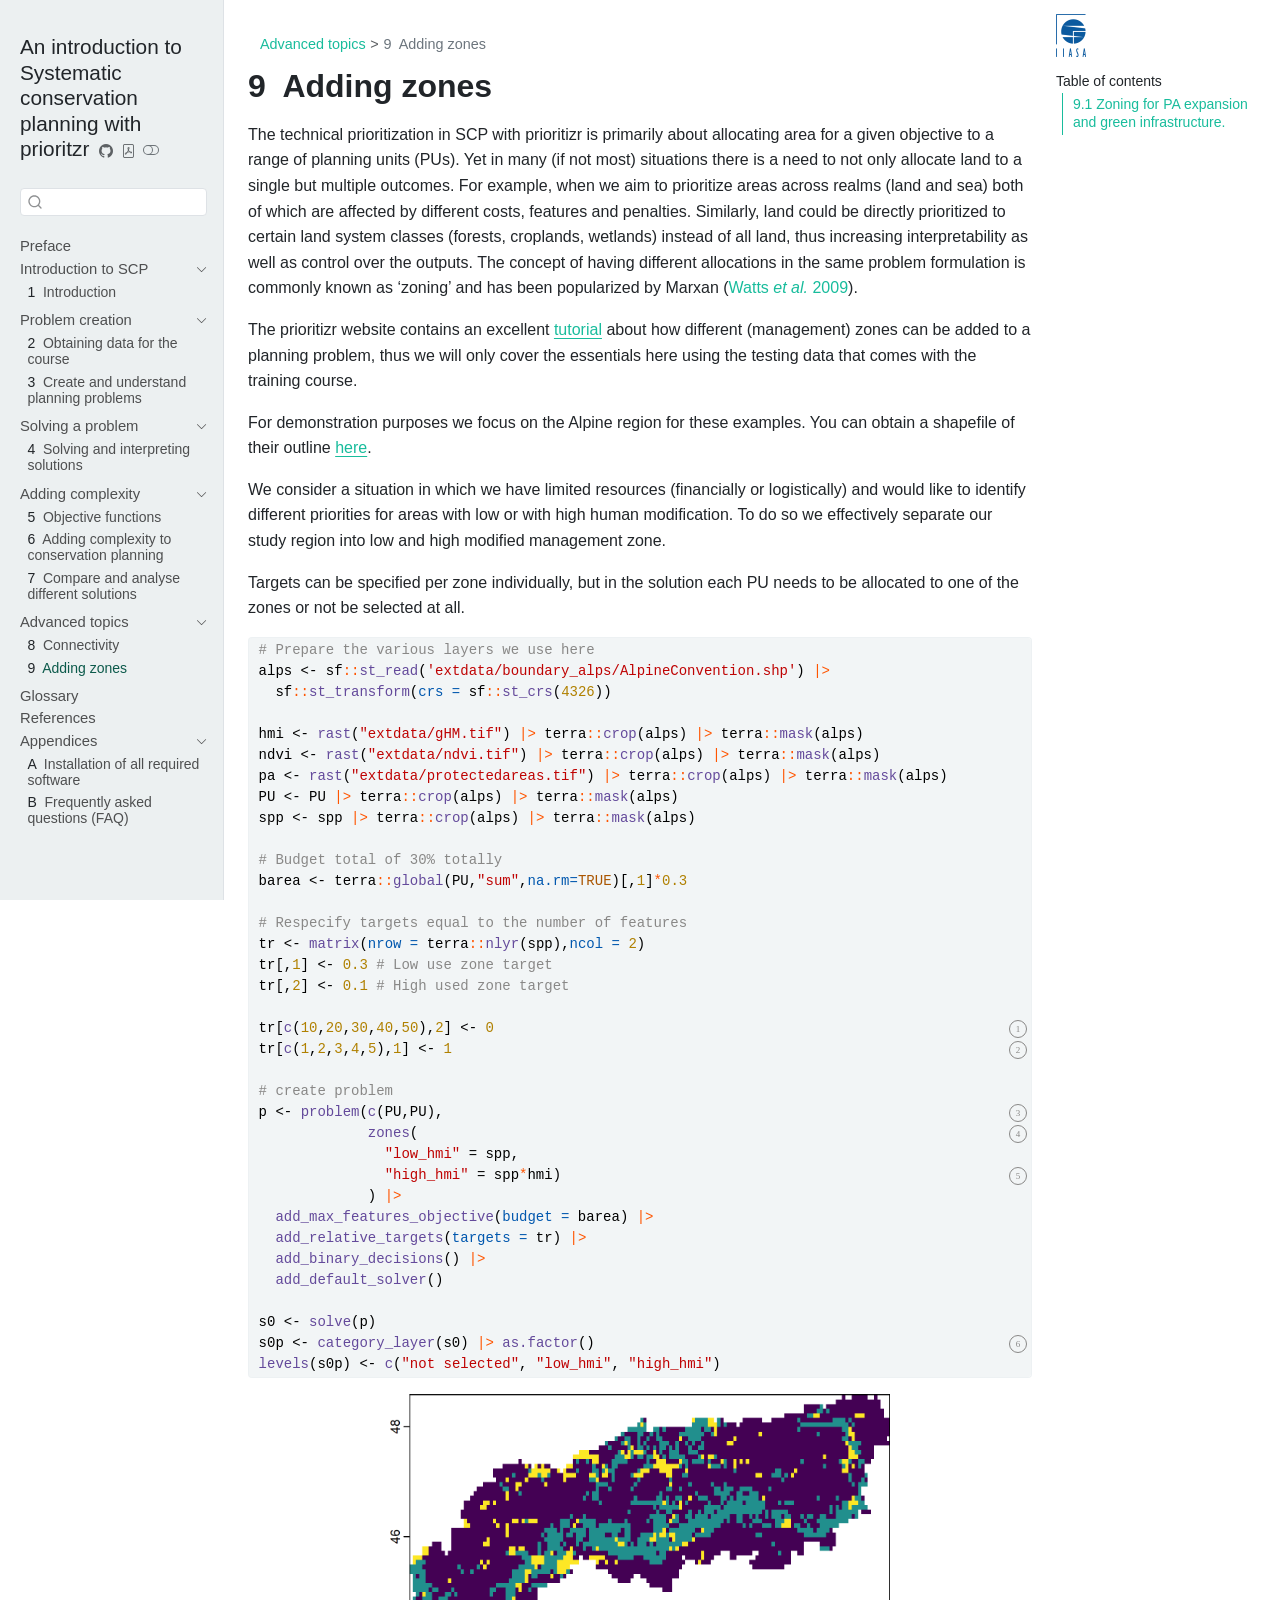
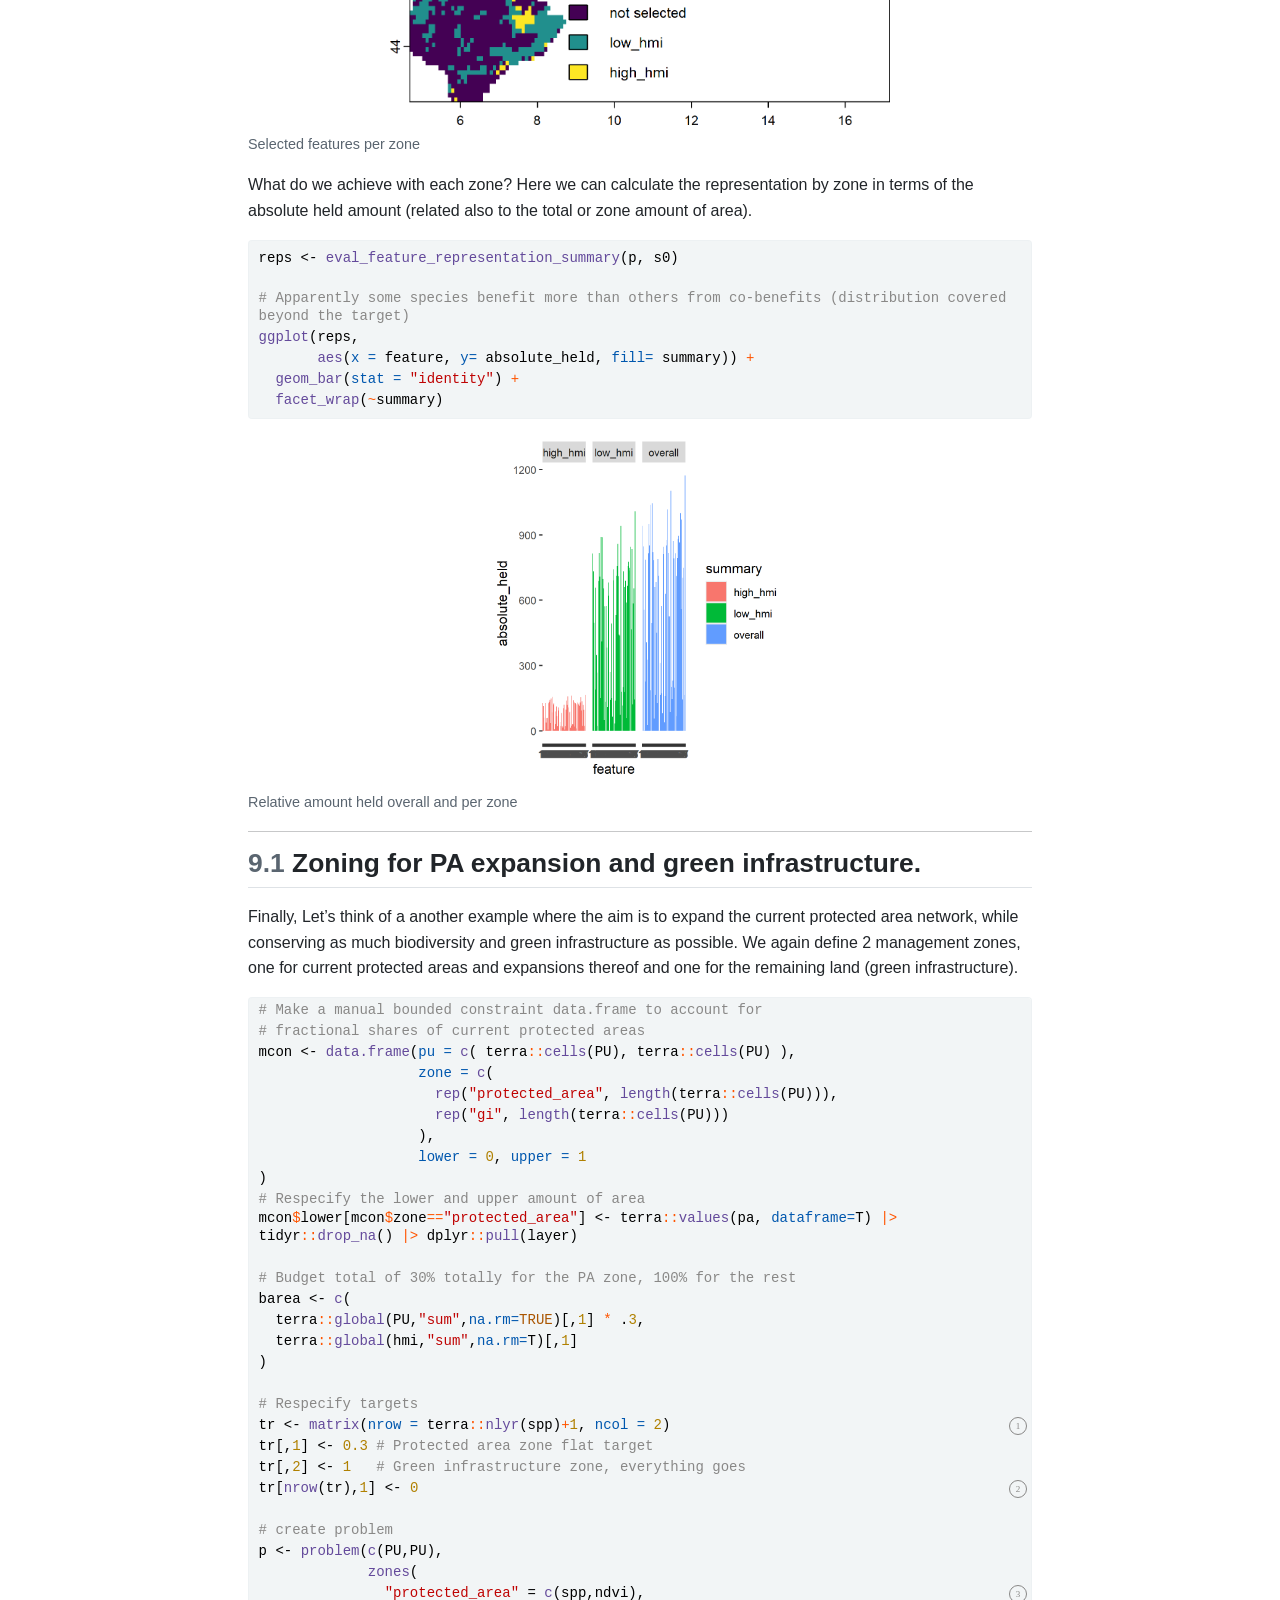
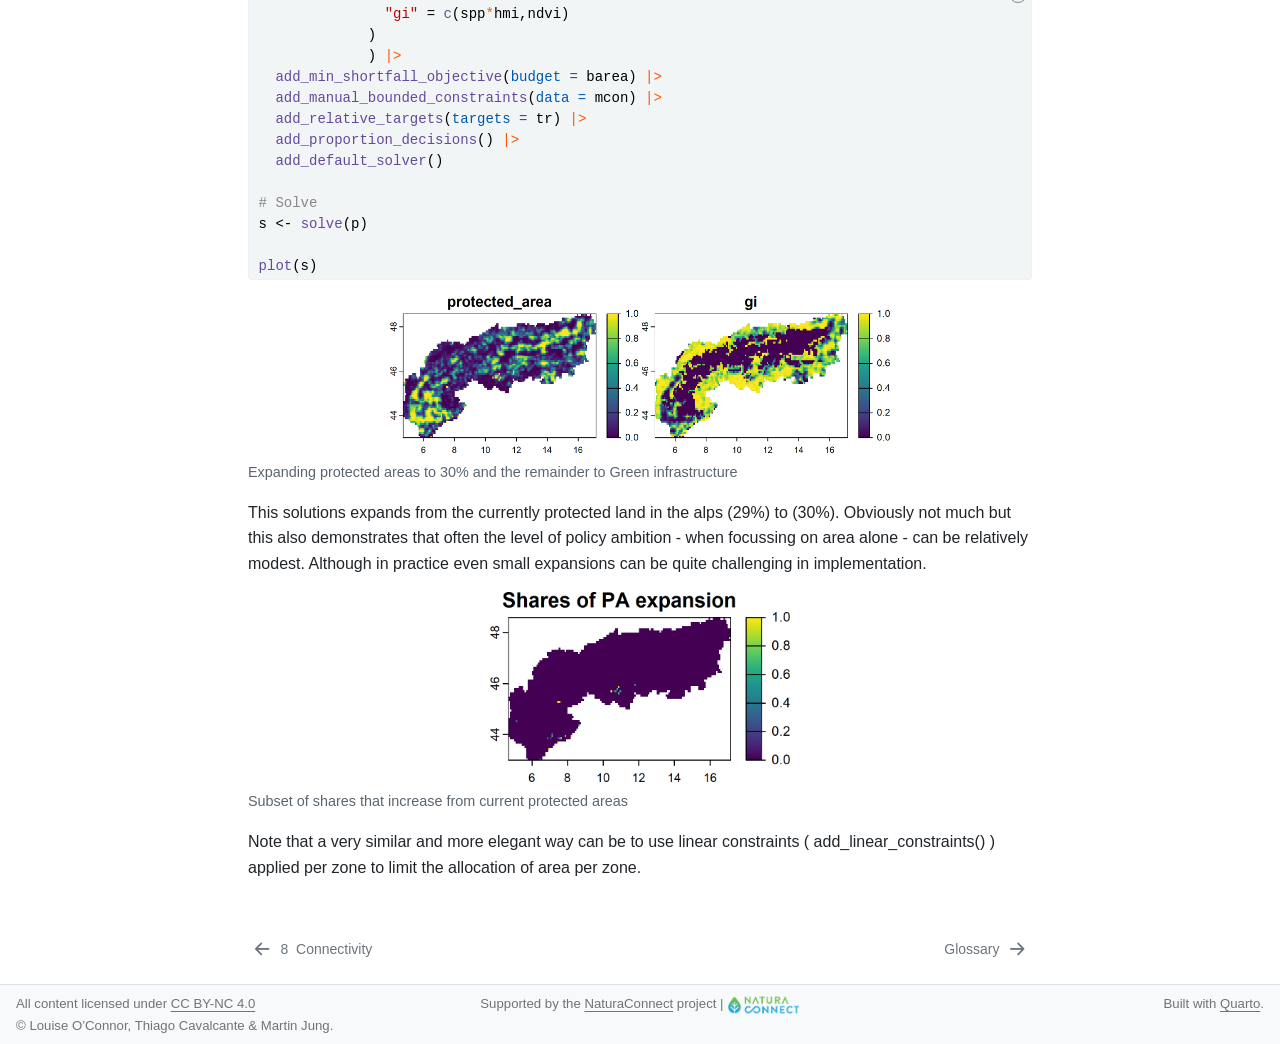
<file: chapters/Zones.html>
<!DOCTYPE html>
<html xmlns="http://www.w3.org/1999/xhtml" lang="en" xml:lang="en"><head>

<meta charset="utf-8">
<meta name="generator" content="quarto-1.9.38">

<meta name="viewport" content="width=device-width, initial-scale=1.0, user-scalable=yes">


<title>9&nbsp; Adding zones – An introduction to Systematic conservation planning with prioritzr</title>
<style>
/* Default styles provided by pandoc.
** See https://pandoc.org/MANUAL.html#variables-for-html for config info.
*/
code{white-space: pre-wrap;}
span.smallcaps{font-variant: small-caps;}
div.columns{display: flex; gap: min(4vw, 1.5em);}
div.column{flex: auto; overflow-x: auto;}
div.hanging-indent{margin-left: 1.5em; text-indent: -1.5em;}
ul.task-list{list-style: none;}
ul.task-list li input[type="checkbox"] {
  width: 0.8em;
  margin: 0 0.8em 0.2em -1em; /* quarto-specific, see https://github.com/quarto-dev/quarto-cli/issues/4556 */ 
  vertical-align: middle;
}
/* CSS for syntax highlighting */
html { -webkit-text-size-adjust: 100%; }
pre > code.sourceCode { white-space: pre; position: relative; }
pre > code.sourceCode > span { display: inline-block; line-height: 1.25; }
pre > code.sourceCode > span:empty { height: 1.2em; }
.sourceCode { overflow: visible; }
code.sourceCode > span { color: inherit; text-decoration: inherit; }
div.sourceCode { margin: 1em 0; }
pre.sourceCode { margin: 0; }
@media screen {
div.sourceCode { overflow: auto; }
}
@media print {
pre > code.sourceCode { white-space: pre-wrap; }
pre > code.sourceCode > span { text-indent: -5em; padding-left: 5em; }
}
pre.numberSource code
  { counter-reset: source-line 0; }
pre.numberSource code > span
  { position: relative; left: -4em; counter-increment: source-line; }
pre.numberSource code > span > a:first-child::before
  { content: counter(source-line);
    position: relative; left: -1em; text-align: right; vertical-align: baseline;
    border: none; display: inline-block;
    -webkit-touch-callout: none; -webkit-user-select: none;
    -khtml-user-select: none; -moz-user-select: none;
    -ms-user-select: none; user-select: none;
    padding: 0 4px; width: 4em;
  }
pre.numberSource { margin-left: 3em;  padding-left: 4px; }
div.sourceCode
  {   }
@media screen {
pre > code.sourceCode > span > a:first-child::before { text-decoration: underline; }
}
/* CSS for citations */
div.csl-bib-body { }
div.csl-entry {
  clear: both;
}
.hanging-indent div.csl-entry {
  margin-left:2em;
  text-indent:-2em;
}
div.csl-left-margin {
  min-width:2em;
  float:left;
}
div.csl-right-inline {
  margin-left:2em;
  padding-left:1em;
}
div.csl-indent {
  margin-left: 2em;
}</style>


<script src="../site_libs/quarto-nav/quarto-nav.js"></script>
<script src="../site_libs/quarto-nav/headroom.min.js"></script>
<script src="../site_libs/clipboard/clipboard.min.js"></script>
<script src="../site_libs/quarto-search/autocomplete.umd.js"></script>
<script src="../site_libs/quarto-search/fuse.min.js"></script>
<script src="../site_libs/quarto-search/quarto-search.js"></script>
<meta name="quarto:offset" content="../">
<link href="../glossary.html" rel="next">
<link href="../chapters/Connectivity.html" rel="prev">
<link href="..//resources/favicon.ico" rel="icon">
<script src="../site_libs/quarto-html/quarto.js" type="module"></script>
<script src="../site_libs/quarto-html/tabsets/tabsets.js" type="module"></script>
<script src="../site_libs/quarto-html/popper.min.js"></script>
<script src="../site_libs/quarto-html/tippy.umd.min.js"></script>
<script src="../site_libs/quarto-html/anchor.min.js"></script>
<link href="../site_libs/quarto-html/tippy.css" rel="stylesheet">
<link href="../site_libs/quarto-html/quarto-syntax-highlighting-8e563bccdeb7e5b4bf8f1d510bb78af9.css" rel="stylesheet" class="quarto-color-scheme" id="quarto-text-highlighting-styles">
<link href="../site_libs/quarto-html/quarto-syntax-highlighting-dark-8e563bccdeb7e5b4bf8f1d510bb78af9.css" rel="stylesheet" class="quarto-color-scheme quarto-color-alternate" id="quarto-text-highlighting-styles">
<link href="../site_libs/quarto-html/quarto-syntax-highlighting-8e563bccdeb7e5b4bf8f1d510bb78af9.css" rel="stylesheet" class="quarto-color-scheme-extra" id="quarto-text-highlighting-styles">
<script src="../site_libs/bootstrap/bootstrap.min.js"></script>
<link href="../site_libs/bootstrap/bootstrap-icons.css" rel="stylesheet">
<link href="../site_libs/bootstrap/bootstrap-b4038ea033d9bff4059b66adea6c21d7.min.css" rel="stylesheet" append-hash="true" class="quarto-color-scheme" id="quarto-bootstrap" data-mode="light">
<link href="../site_libs/bootstrap/bootstrap-dark-64cd986272760cbdcf880694e67bc337.min.css" rel="stylesheet" append-hash="true" class="quarto-color-scheme quarto-color-alternate" id="quarto-bootstrap" data-mode="dark">
<link href="../site_libs/bootstrap/bootstrap-b4038ea033d9bff4059b66adea6c21d7.min.css" rel="stylesheet" append-hash="true" class="quarto-color-scheme-extra" id="quarto-bootstrap" data-mode="light">
<script id="quarto-search-options" type="application/json">{
  "location": "sidebar",
  "copy-button": false,
  "collapse-after": 3,
  "panel-placement": "start",
  "type": "textbox",
  "limit": 50,
  "keyboard-shortcut": [
    "f",
    "/",
    "s"
  ],
  "show-item-context": false,
  "language": {
    "search-no-results-text": "No results",
    "search-matching-documents-text": "matching documents",
    "search-copy-link-title": "Copy link to search",
    "search-hide-matches-text": "Hide additional matches",
    "search-more-match-text": "more match in this document",
    "search-more-matches-text": "more matches in this document",
    "search-clear-button-title": "Clear",
    "search-text-placeholder": "",
    "search-detached-cancel-button-title": "Cancel",
    "search-submit-button-title": "Submit",
    "search-label": "Search"
  }
}</script>
<style>html{ scroll-behavior: smooth; }</style>


</head>

<body class="nav-sidebar docked quarto-light"><script id="quarto-html-before-body" type="application/javascript">
    const toggleBodyColorMode = (bsSheetEl) => {
      const mode = bsSheetEl.getAttribute("data-mode");
      const bodyEl = window.document.querySelector("body");
      if (mode === "dark") {
        bodyEl.classList.add("quarto-dark");
        bodyEl.classList.remove("quarto-light");
      } else {
        bodyEl.classList.add("quarto-light");
        bodyEl.classList.remove("quarto-dark");
      }
    }
    const toggleBodyColorPrimary = () => {
      const bsSheetEl = window.document.querySelector("link#quarto-bootstrap:not([rel=disabled-stylesheet])");
      if (bsSheetEl) {
        toggleBodyColorMode(bsSheetEl);
      }
    }
    const setColorSchemeToggle = (alternate) => {
      const toggles = window.document.querySelectorAll('.quarto-color-scheme-toggle');
      for (let i=0; i < toggles.length; i++) {
        const toggle = toggles[i];
        if (toggle) {
          if (alternate) {
            toggle.classList.add("alternate");
          } else {
            toggle.classList.remove("alternate");
          }
        }
      }
    };
    const toggleColorMode = (alternate) => {
      // Switch the stylesheets
      const primaryStylesheets = window.document.querySelectorAll('link.quarto-color-scheme:not(.quarto-color-alternate)');
      const alternateStylesheets = window.document.querySelectorAll('link.quarto-color-scheme.quarto-color-alternate');
      manageTransitions('#quarto-margin-sidebar .nav-link', false);
      if (alternate) {
        // note: dark is layered on light, we don't disable primary!
        enableStylesheet(alternateStylesheets);
        for (const sheetNode of alternateStylesheets) {
          if (sheetNode.id === "quarto-bootstrap") {
            toggleBodyColorMode(sheetNode);
          }
        }
      } else {
        disableStylesheet(alternateStylesheets);
        enableStylesheet(primaryStylesheets)
        toggleBodyColorPrimary();
      }
      manageTransitions('#quarto-margin-sidebar .nav-link', true);
      // Switch the toggles
      setColorSchemeToggle(alternate)
      // Hack to workaround the fact that safari doesn't
      // properly recolor the scrollbar when toggling (#1455)
      if (navigator.userAgent.indexOf('Safari') > 0 && navigator.userAgent.indexOf('Chrome') == -1) {
        manageTransitions("body", false);
        window.scrollTo(0, 1);
        setTimeout(() => {
          window.scrollTo(0, 0);
          manageTransitions("body", true);
        }, 40);
      }
    }
    const disableStylesheet = (stylesheets) => {
      for (let i=0; i < stylesheets.length; i++) {
        const stylesheet = stylesheets[i];
        stylesheet.rel = 'disabled-stylesheet';
      }
    }
    const enableStylesheet = (stylesheets) => {
      for (let i=0; i < stylesheets.length; i++) {
        const stylesheet = stylesheets[i];
        if(stylesheet.rel !== 'stylesheet') { // for Chrome, which will still FOUC without this check
          stylesheet.rel = 'stylesheet';
        }
      }
    }
    const manageTransitions = (selector, allowTransitions) => {
      const els = window.document.querySelectorAll(selector);
      for (let i=0; i < els.length; i++) {
        const el = els[i];
        if (allowTransitions) {
          el.classList.remove('notransition');
        } else {
          el.classList.add('notransition');
        }
      }
    }
    const isFileUrl = () => {
      return window.location.protocol === 'file:';
    }
    const hasAlternateSentinel = () => {
      let styleSentinel = getColorSchemeSentinel();
      if (styleSentinel !== null) {
        return styleSentinel === "alternate";
      } else {
        return false;
      }
    }
    const setStyleSentinel = (alternate) => {
      const value = alternate ? "alternate" : "default";
      if (!isFileUrl()) {
        window.localStorage.setItem("quarto-color-scheme", value);
      } else {
        localAlternateSentinel = value;
      }
    }
    const getColorSchemeSentinel = () => {
      if (!isFileUrl()) {
        const storageValue = window.localStorage.getItem("quarto-color-scheme");
        return storageValue != null ? storageValue : localAlternateSentinel;
      } else {
        return localAlternateSentinel;
      }
    }
    const toggleGiscusIfUsed = (isAlternate, darkModeDefault) => {
      const baseTheme = document.querySelector('#giscus-base-theme')?.value ?? 'light';
      const alternateTheme = document.querySelector('#giscus-alt-theme')?.value ?? 'dark';
      let newTheme = '';
      if(authorPrefersDark) {
        newTheme = isAlternate ? baseTheme : alternateTheme;
      } else {
        newTheme = isAlternate ? alternateTheme : baseTheme;
      }
      const changeGiscusTheme = () => {
        // From: https://github.com/giscus/giscus/issues/336
        const sendMessage = (message) => {
          const iframe = document.querySelector('iframe.giscus-frame');
          if (!iframe) return;
          iframe.contentWindow.postMessage({ giscus: message }, 'https://giscus.app');
        }
        sendMessage({
          setConfig: {
            theme: newTheme
          }
        });
      }
      const isGiscussLoaded = window.document.querySelector('iframe.giscus-frame') !== null;
      if (isGiscussLoaded) {
        changeGiscusTheme();
      }
    };
    const authorPrefersDark = false;
    const darkModeDefault = authorPrefersDark;
      document.querySelector('link#quarto-text-highlighting-styles.quarto-color-scheme-extra').rel = 'disabled-stylesheet';
      document.querySelector('link#quarto-bootstrap.quarto-color-scheme-extra').rel = 'disabled-stylesheet';
    let localAlternateSentinel = darkModeDefault ? 'alternate' : 'default';
    // Dark / light mode switch
    window.quartoToggleColorScheme = () => {
      // Read the current dark / light value
      let toAlternate = !hasAlternateSentinel();
      toggleColorMode(toAlternate);
      setStyleSentinel(toAlternate);
      toggleGiscusIfUsed(toAlternate, darkModeDefault);
      window.dispatchEvent(new Event('resize'));
    };
    // Switch to dark mode if need be
    if (hasAlternateSentinel()) {
      toggleColorMode(true);
    } else {
      toggleColorMode(false);
    }
  </script>

<div id="quarto-search-results"></div>
  <header id="quarto-header" class="headroom fixed-top">
  <nav class="quarto-secondary-nav">
    <div class="container-fluid d-flex">
      <button type="button" class="quarto-btn-toggle btn" data-bs-toggle="collapse" role="button" data-bs-target=".quarto-sidebar-collapse-item" aria-controls="quarto-sidebar" aria-expanded="false" aria-label="Toggle sidebar navigation" onclick="if (window.quartoToggleHeadroom) { window.quartoToggleHeadroom(); }">
        <i class="bi bi-layout-text-sidebar-reverse"></i>
      </button>
        <nav class="quarto-page-breadcrumbs" aria-label="breadcrumb"><ol class="breadcrumb"><li class="breadcrumb-item"><a href="../chapters/Connectivity.html">Advanced topics</a></li><li class="breadcrumb-item"><a href="../chapters/Zones.html"><span class="chapter-number">9</span>&nbsp; <span class="chapter-title">Adding zones</span></a></li></ol></nav>
        <a class="flex-grow-1" role="navigation" data-bs-toggle="collapse" data-bs-target=".quarto-sidebar-collapse-item" aria-controls="quarto-sidebar" aria-expanded="false" aria-label="Toggle sidebar navigation" onclick="if (window.quartoToggleHeadroom) { window.quartoToggleHeadroom(); }">      
        </a>
      <button type="button" class="btn quarto-search-button" aria-label="Search" onclick="window.quartoOpenSearch();">
        <i class="bi bi-search"></i>
      </button>
    </div>
  </nav>
</header>
<!-- content -->
<div id="quarto-content" class="quarto-container page-columns page-rows-contents page-layout-article">
<!-- sidebar -->
  <nav id="quarto-sidebar" class="sidebar collapse collapse-horizontal quarto-sidebar-collapse-item sidebar-navigation docked overflow-auto">
    <div class="pt-lg-2 mt-2 text-left sidebar-header">
    <div class="sidebar-title mb-0 py-0">
      <a href="../">An introduction to Systematic conservation planning with prioritzr</a> 
        <div class="sidebar-tools-main tools-wide">
    <a href="https://github.com/iiasa/eccb2026" title="Source Code" class="quarto-navigation-tool px-1" aria-label="Source Code"><i class="bi bi-github"></i></a>
    <a href="../An-introduction-to-Systematic-conservation-planning-with-prioritzr.pdf" title="Download PDF" class="quarto-navigation-tool px-1" aria-label="Download PDF"><i class="bi bi-file-pdf"></i></a>
  <a href="" class="quarto-color-scheme-toggle quarto-navigation-tool  px-1" onclick="window.quartoToggleColorScheme(); return false;" title="Toggle dark mode"><i class="bi"></i></a>
</div>
    </div>
      </div>
        <div class="mt-2 flex-shrink-0 align-items-center">
        <div class="sidebar-search">
        <div id="quarto-search" class="" title="Search"></div>
        </div>
        </div>
    <div class="sidebar-menu-container"> 
    <ul class="list-unstyled mt-1">
        <li class="sidebar-item">
  <div class="sidebar-item-container"> 
  <a href="../index.html" class="sidebar-item-text sidebar-link">
 <span class="menu-text">Preface</span></a>
  </div>
</li>
        <li class="sidebar-item sidebar-item-section">
      <div class="sidebar-item-container"> 
            <a class="sidebar-item-text sidebar-link text-start" data-bs-toggle="collapse" data-bs-target="#quarto-sidebar-section-1" role="navigation" aria-expanded="true">
 <span class="menu-text">Introduction to SCP</span></a>
          <a class="sidebar-item-toggle text-start" data-bs-toggle="collapse" data-bs-target="#quarto-sidebar-section-1" role="navigation" aria-expanded="true" aria-label="Toggle section">
            <i class="bi bi-chevron-right ms-2"></i>
          </a> 
      </div>
      <ul id="quarto-sidebar-section-1" class="collapse list-unstyled sidebar-section depth1 show">  
          <li class="sidebar-item">
  <div class="sidebar-item-container"> 
  <a href="../chapters/intro.html" class="sidebar-item-text sidebar-link">
 <span class="menu-text"><span class="chapter-number">1</span>&nbsp; <span class="chapter-title">Introduction</span></span></a>
  </div>
</li>
      </ul>
  </li>
        <li class="sidebar-item sidebar-item-section">
      <div class="sidebar-item-container"> 
            <a class="sidebar-item-text sidebar-link text-start" data-bs-toggle="collapse" data-bs-target="#quarto-sidebar-section-2" role="navigation" aria-expanded="true">
 <span class="menu-text">Problem creation</span></a>
          <a class="sidebar-item-toggle text-start" data-bs-toggle="collapse" data-bs-target="#quarto-sidebar-section-2" role="navigation" aria-expanded="true" aria-label="Toggle section">
            <i class="bi bi-chevron-right ms-2"></i>
          </a> 
      </div>
      <ul id="quarto-sidebar-section-2" class="collapse list-unstyled sidebar-section depth1 show">  
          <li class="sidebar-item">
  <div class="sidebar-item-container"> 
  <a href="../chapters/Datapreparation.html" class="sidebar-item-text sidebar-link">
 <span class="menu-text"><span class="chapter-number">2</span>&nbsp; <span class="chapter-title">Obtaining data for the course</span></span></a>
  </div>
</li>
          <li class="sidebar-item">
  <div class="sidebar-item-container"> 
  <a href="../chapters/Problemcreation.html" class="sidebar-item-text sidebar-link">
 <span class="menu-text"><span class="chapter-number">3</span>&nbsp; <span class="chapter-title">Create and understand planning problems</span></span></a>
  </div>
</li>
      </ul>
  </li>
        <li class="sidebar-item sidebar-item-section">
      <div class="sidebar-item-container"> 
            <a class="sidebar-item-text sidebar-link text-start" data-bs-toggle="collapse" data-bs-target="#quarto-sidebar-section-3" role="navigation" aria-expanded="true">
 <span class="menu-text">Solving a problem</span></a>
          <a class="sidebar-item-toggle text-start" data-bs-toggle="collapse" data-bs-target="#quarto-sidebar-section-3" role="navigation" aria-expanded="true" aria-label="Toggle section">
            <i class="bi bi-chevron-right ms-2"></i>
          </a> 
      </div>
      <ul id="quarto-sidebar-section-3" class="collapse list-unstyled sidebar-section depth1 show">  
          <li class="sidebar-item">
  <div class="sidebar-item-container"> 
  <a href="../chapters/SolutionInterpretation.html" class="sidebar-item-text sidebar-link">
 <span class="menu-text"><span class="chapter-number">4</span>&nbsp; <span class="chapter-title">Solving and interpreting solutions</span></span></a>
  </div>
</li>
      </ul>
  </li>
        <li class="sidebar-item sidebar-item-section">
      <div class="sidebar-item-container"> 
            <a class="sidebar-item-text sidebar-link text-start" data-bs-toggle="collapse" data-bs-target="#quarto-sidebar-section-4" role="navigation" aria-expanded="true">
 <span class="menu-text">Adding complexity</span></a>
          <a class="sidebar-item-toggle text-start" data-bs-toggle="collapse" data-bs-target="#quarto-sidebar-section-4" role="navigation" aria-expanded="true" aria-label="Toggle section">
            <i class="bi bi-chevron-right ms-2"></i>
          </a> 
      </div>
      <ul id="quarto-sidebar-section-4" class="collapse list-unstyled sidebar-section depth1 show">  
          <li class="sidebar-item">
  <div class="sidebar-item-container"> 
  <a href="../chapters/ObjectiveFunctions.html" class="sidebar-item-text sidebar-link">
 <span class="menu-text"><span class="chapter-number">5</span>&nbsp; <span class="chapter-title">Objective functions</span></span></a>
  </div>
</li>
          <li class="sidebar-item">
  <div class="sidebar-item-container"> 
  <a href="../chapters/ProblemComplexity.html" class="sidebar-item-text sidebar-link">
 <span class="menu-text"><span class="chapter-number">6</span>&nbsp; <span class="chapter-title">Adding complexity to conservation planning</span></span></a>
  </div>
</li>
          <li class="sidebar-item">
  <div class="sidebar-item-container"> 
  <a href="../chapters/CompareSolutions.html" class="sidebar-item-text sidebar-link">
 <span class="menu-text"><span class="chapter-number">7</span>&nbsp; <span class="chapter-title">Compare and analyse different solutions</span></span></a>
  </div>
</li>
      </ul>
  </li>
        <li class="sidebar-item sidebar-item-section">
      <div class="sidebar-item-container"> 
            <a class="sidebar-item-text sidebar-link text-start" data-bs-toggle="collapse" data-bs-target="#quarto-sidebar-section-5" role="navigation" aria-expanded="true">
 <span class="menu-text">Advanced topics</span></a>
          <a class="sidebar-item-toggle text-start" data-bs-toggle="collapse" data-bs-target="#quarto-sidebar-section-5" role="navigation" aria-expanded="true" aria-label="Toggle section">
            <i class="bi bi-chevron-right ms-2"></i>
          </a> 
      </div>
      <ul id="quarto-sidebar-section-5" class="collapse list-unstyled sidebar-section depth1 show">  
          <li class="sidebar-item">
  <div class="sidebar-item-container"> 
  <a href="../chapters/Connectivity.html" class="sidebar-item-text sidebar-link">
 <span class="menu-text"><span class="chapter-number">8</span>&nbsp; <span class="chapter-title">Connectivity</span></span></a>
  </div>
</li>
          <li class="sidebar-item">
  <div class="sidebar-item-container"> 
  <a href="../chapters/Zones.html" class="sidebar-item-text sidebar-link active">
 <span class="menu-text"><span class="chapter-number">9</span>&nbsp; <span class="chapter-title">Adding zones</span></span></a>
  </div>
</li>
      </ul>
  </li>
        <li class="sidebar-item">
  <div class="sidebar-item-container"> 
  <a href="../glossary.html" class="sidebar-item-text sidebar-link">
 <span class="menu-text">Glossary</span></a>
  </div>
</li>
        <li class="sidebar-item">
  <div class="sidebar-item-container"> 
  <a href="../references.html" class="sidebar-item-text sidebar-link">
 <span class="menu-text">References</span></a>
  </div>
</li>
        <li class="sidebar-item sidebar-item-section">
      <div class="sidebar-item-container"> 
            <a class="sidebar-item-text sidebar-link text-start" data-bs-toggle="collapse" data-bs-target="#quarto-sidebar-section-6" role="navigation" aria-expanded="true">
 <span class="menu-text">Appendices</span></a>
          <a class="sidebar-item-toggle text-start" data-bs-toggle="collapse" data-bs-target="#quarto-sidebar-section-6" role="navigation" aria-expanded="true" aria-label="Toggle section">
            <i class="bi bi-chevron-right ms-2"></i>
          </a> 
      </div>
      <ul id="quarto-sidebar-section-6" class="collapse list-unstyled sidebar-section depth1 show">  
          <li class="sidebar-item">
  <div class="sidebar-item-container"> 
  <a href="../appendices/installation.html" class="sidebar-item-text sidebar-link">
 <span class="menu-text"><span class="chapter-number">A</span>&nbsp; <span class="chapter-title">Installation of all required software</span></span></a>
  </div>
</li>
          <li class="sidebar-item">
  <div class="sidebar-item-container"> 
  <a href="../appendices/FAQ.html" class="sidebar-item-text sidebar-link">
 <span class="menu-text"><span class="chapter-number">B</span>&nbsp; <span class="chapter-title">Frequently asked questions (FAQ)</span></span></a>
  </div>
</li>
      </ul>
  </li>
    </ul>
    </div>
</nav>
<div id="quarto-sidebar-glass" class="quarto-sidebar-collapse-item" data-bs-toggle="collapse" data-bs-target=".quarto-sidebar-collapse-item"></div>
<!-- margin-sidebar -->
    <div id="quarto-margin-sidebar" class="sidebar margin-sidebar"><div class="quarto-margin-header"><div class="margin-header-item">
<p><img src="../resources/IIASA_logo_small.png" class="img-fluid"></p>
</div></div>
        <nav id="TOC" role="doc-toc" class="toc-active">
    <h2 id="toc-title">Table of contents</h2>
   
  <ul>
  <li><a href="#zoning-for-pa-expansion-and-green-infrastructure." id="toc-zoning-for-pa-expansion-and-green-infrastructure." class="nav-link active" data-scroll-target="#zoning-for-pa-expansion-and-green-infrastructure."><span class="header-section-number">9.1</span> Zoning for PA expansion and green infrastructure.</a></li>
  </ul>
</nav>
    </div>
<!-- main -->
<main class="content" id="quarto-document-content">


<header id="title-block-header" class="quarto-title-block default"><nav class="quarto-page-breadcrumbs quarto-title-breadcrumbs d-none d-lg-block" aria-label="breadcrumb"><ol class="breadcrumb"><li class="breadcrumb-item"><a href="../chapters/Connectivity.html">Advanced topics</a></li><li class="breadcrumb-item"><a href="../chapters/Zones.html"><span class="chapter-number">9</span>&nbsp; <span class="chapter-title">Adding zones</span></a></li></ol></nav>
<div class="quarto-title">
<h1 class="title"><span class="chapter-number">9</span>&nbsp; <span class="chapter-title">Adding zones</span></h1>
</div>



<div class="quarto-title-meta">

    
  
    
  </div>
  


</header>


<p>The technical prioritization in SCP with prioritizr is primarily about allocating area for a given objective to a range of planning units (PUs). Yet in many (if not most) situations there is a need to not only allocate land to a single but multiple outcomes. For example, when we aim to prioritize areas across realms (land and sea) both of which are affected by different costs, features and penalties. Similarly, land could be directly prioritized to certain land system classes (forests, croplands, wetlands) instead of all land, thus increasing interpretability as well as control over the outputs. The concept of having different allocations in the same problem formulation is commonly known as ‘zoning’ and has been popularized by Marxan <span class="citation" data-cites="watts2009marxan">(<a href="../references.html#ref-watts2009marxan" role="doc-biblioref">Watts <em>et al.</em> 2009</a>)</span>.</p>
<p>The prioritizr website contains an excellent <a href="https://prioritizr.net/articles/management_zones_tutorial.html" title="Tutorial on adding management zones">tutorial</a> about how different (management) zones can be added to a planning problem, thus we will only cover the essentials here using the testing data that comes with the training course.</p>
<p>For demonstration purposes we focus on the Alpine region for these examples. You can obtain a shapefile of their outline <a href="https://esdac.jrc.ec.europa.eu/projects/Alpsis/alpine_region_gis_data.html" title="Alpine regions">here</a>.</p>
<p>We consider a situation in which we have limited resources (financially or logistically) and would like to identify different priorities for areas with low or with high human modification. To do so we effectively separate our study region into low and high modified management zone.</p>
<p>Targets can be specified per zone individually, but in the solution each PU needs to be allocated to one of the zones or not be selected at all.</p>
<div class="cell">
<div class="code-copy-outer-scaffold"><div class="sourceCode cell-code" id="annotated-cell-1"><pre class="sourceCode r code-annotation-code code-with-copy code-annotated"><code class="sourceCode r"><span id="annotated-cell-1-1"><a href="#annotated-cell-1-1" aria-hidden="true" tabindex="-1"></a><span class="co"># Prepare the various layers we use here</span></span>
<span id="annotated-cell-1-2"><a href="#annotated-cell-1-2" aria-hidden="true" tabindex="-1"></a>alps <span class="ot">&lt;-</span> sf<span class="sc">::</span><span class="fu">st_read</span>(<span class="st">'extdata/boundary_alps/AlpineConvention.shp'</span>) <span class="sc">|&gt;</span></span>
<span id="annotated-cell-1-3"><a href="#annotated-cell-1-3" aria-hidden="true" tabindex="-1"></a>  sf<span class="sc">::</span><span class="fu">st_transform</span>(<span class="at">crs =</span> sf<span class="sc">::</span><span class="fu">st_crs</span>(<span class="dv">4326</span>))</span>
<span id="annotated-cell-1-4"><a href="#annotated-cell-1-4" aria-hidden="true" tabindex="-1"></a></span>
<span id="annotated-cell-1-5"><a href="#annotated-cell-1-5" aria-hidden="true" tabindex="-1"></a>hmi <span class="ot">&lt;-</span> <span class="fu">rast</span>(<span class="st">"extdata/gHM.tif"</span>) <span class="sc">|&gt;</span> terra<span class="sc">::</span><span class="fu">crop</span>(alps) <span class="sc">|&gt;</span> terra<span class="sc">::</span><span class="fu">mask</span>(alps)</span>
<span id="annotated-cell-1-6"><a href="#annotated-cell-1-6" aria-hidden="true" tabindex="-1"></a>ndvi <span class="ot">&lt;-</span> <span class="fu">rast</span>(<span class="st">"extdata/ndvi.tif"</span>) <span class="sc">|&gt;</span> terra<span class="sc">::</span><span class="fu">crop</span>(alps) <span class="sc">|&gt;</span> terra<span class="sc">::</span><span class="fu">mask</span>(alps)</span>
<span id="annotated-cell-1-7"><a href="#annotated-cell-1-7" aria-hidden="true" tabindex="-1"></a>pa <span class="ot">&lt;-</span> <span class="fu">rast</span>(<span class="st">"extdata/protectedareas.tif"</span>) <span class="sc">|&gt;</span> terra<span class="sc">::</span><span class="fu">crop</span>(alps) <span class="sc">|&gt;</span> terra<span class="sc">::</span><span class="fu">mask</span>(alps)</span>
<span id="annotated-cell-1-8"><a href="#annotated-cell-1-8" aria-hidden="true" tabindex="-1"></a>PU <span class="ot">&lt;-</span> PU <span class="sc">|&gt;</span> terra<span class="sc">::</span><span class="fu">crop</span>(alps) <span class="sc">|&gt;</span> terra<span class="sc">::</span><span class="fu">mask</span>(alps)</span>
<span id="annotated-cell-1-9"><a href="#annotated-cell-1-9" aria-hidden="true" tabindex="-1"></a>spp <span class="ot">&lt;-</span> spp <span class="sc">|&gt;</span> terra<span class="sc">::</span><span class="fu">crop</span>(alps) <span class="sc">|&gt;</span> terra<span class="sc">::</span><span class="fu">mask</span>(alps)</span>
<span id="annotated-cell-1-10"><a href="#annotated-cell-1-10" aria-hidden="true" tabindex="-1"></a></span>
<span id="annotated-cell-1-11"><a href="#annotated-cell-1-11" aria-hidden="true" tabindex="-1"></a><span class="co"># Budget total of 30% totally</span></span>
<span id="annotated-cell-1-12"><a href="#annotated-cell-1-12" aria-hidden="true" tabindex="-1"></a>barea <span class="ot">&lt;-</span> terra<span class="sc">::</span><span class="fu">global</span>(PU,<span class="st">"sum"</span>,<span class="at">na.rm=</span><span class="cn">TRUE</span>)[,<span class="dv">1</span>]<span class="sc">*</span><span class="fl">0.3</span></span>
<span id="annotated-cell-1-13"><a href="#annotated-cell-1-13" aria-hidden="true" tabindex="-1"></a></span>
<span id="annotated-cell-1-14"><a href="#annotated-cell-1-14" aria-hidden="true" tabindex="-1"></a><span class="co"># Respecify targets equal to the number of features</span></span>
<span id="annotated-cell-1-15"><a href="#annotated-cell-1-15" aria-hidden="true" tabindex="-1"></a>tr <span class="ot">&lt;-</span> <span class="fu">matrix</span>(<span class="at">nrow =</span> terra<span class="sc">::</span><span class="fu">nlyr</span>(spp),<span class="at">ncol =</span> <span class="dv">2</span>)</span>
<span id="annotated-cell-1-16"><a href="#annotated-cell-1-16" aria-hidden="true" tabindex="-1"></a>tr[,<span class="dv">1</span>] <span class="ot">&lt;-</span> <span class="fl">0.3</span> <span class="co"># Low use zone target</span></span>
<span id="annotated-cell-1-17"><a href="#annotated-cell-1-17" aria-hidden="true" tabindex="-1"></a>tr[,<span class="dv">2</span>] <span class="ot">&lt;-</span> <span class="fl">0.1</span> <span class="co"># High used zone target</span></span>
<span id="annotated-cell-1-18"><a href="#annotated-cell-1-18" aria-hidden="true" tabindex="-1"></a></span>
<button class="code-annotation-anchor" data-target-cell="annotated-cell-1" data-target-annotation="1">1</button><span id="annotated-cell-1-19" class="code-annotation-target"><a href="#annotated-cell-1-19" aria-hidden="true" tabindex="-1"></a>tr[<span class="fu">c</span>(<span class="dv">10</span>,<span class="dv">20</span>,<span class="dv">30</span>,<span class="dv">40</span>,<span class="dv">50</span>),<span class="dv">2</span>] <span class="ot">&lt;-</span> <span class="dv">0</span></span>
<button class="code-annotation-anchor" data-target-cell="annotated-cell-1" data-target-annotation="2">2</button><span id="annotated-cell-1-20" class="code-annotation-target"><a href="#annotated-cell-1-20" aria-hidden="true" tabindex="-1"></a>tr[<span class="fu">c</span>(<span class="dv">1</span>,<span class="dv">2</span>,<span class="dv">3</span>,<span class="dv">4</span>,<span class="dv">5</span>),<span class="dv">1</span>] <span class="ot">&lt;-</span> <span class="dv">1</span></span>
<span id="annotated-cell-1-21"><a href="#annotated-cell-1-21" aria-hidden="true" tabindex="-1"></a></span>
<span id="annotated-cell-1-22"><a href="#annotated-cell-1-22" aria-hidden="true" tabindex="-1"></a><span class="co"># create problem</span></span>
<button class="code-annotation-anchor" data-target-cell="annotated-cell-1" data-target-annotation="3">3</button><span id="annotated-cell-1-23" class="code-annotation-target"><a href="#annotated-cell-1-23" aria-hidden="true" tabindex="-1"></a>p <span class="ot">&lt;-</span> <span class="fu">problem</span>(<span class="fu">c</span>(PU,PU),</span>
<button class="code-annotation-anchor" data-target-cell="annotated-cell-1" data-target-annotation="4">4</button><span id="annotated-cell-1-24" class="code-annotation-target"><a href="#annotated-cell-1-24" aria-hidden="true" tabindex="-1"></a>             <span class="fu">zones</span>(</span>
<span id="annotated-cell-1-25"><a href="#annotated-cell-1-25" aria-hidden="true" tabindex="-1"></a>               <span class="st">"low_hmi"</span> <span class="ot">=</span> spp,</span>
<button class="code-annotation-anchor" data-target-cell="annotated-cell-1" data-target-annotation="5">5</button><span id="annotated-cell-1-26" class="code-annotation-target"><a href="#annotated-cell-1-26" aria-hidden="true" tabindex="-1"></a>               <span class="st">"high_hmi"</span> <span class="ot">=</span> spp<span class="sc">*</span>hmi)</span>
<span id="annotated-cell-1-27"><a href="#annotated-cell-1-27" aria-hidden="true" tabindex="-1"></a>             ) <span class="sc">|&gt;</span> </span>
<span id="annotated-cell-1-28"><a href="#annotated-cell-1-28" aria-hidden="true" tabindex="-1"></a>  <span class="fu">add_max_features_objective</span>(<span class="at">budget =</span> barea) <span class="sc">|&gt;</span></span>
<span id="annotated-cell-1-29"><a href="#annotated-cell-1-29" aria-hidden="true" tabindex="-1"></a>  <span class="fu">add_relative_targets</span>(<span class="at">targets =</span> tr) <span class="sc">|&gt;</span> </span>
<span id="annotated-cell-1-30"><a href="#annotated-cell-1-30" aria-hidden="true" tabindex="-1"></a>  <span class="fu">add_binary_decisions</span>() <span class="sc">|&gt;</span> </span>
<span id="annotated-cell-1-31"><a href="#annotated-cell-1-31" aria-hidden="true" tabindex="-1"></a>  <span class="fu">add_default_solver</span>()</span>
<span id="annotated-cell-1-32"><a href="#annotated-cell-1-32" aria-hidden="true" tabindex="-1"></a></span>
<span id="annotated-cell-1-33"><a href="#annotated-cell-1-33" aria-hidden="true" tabindex="-1"></a>s0 <span class="ot">&lt;-</span> <span class="fu">solve</span>(p)</span>
<button class="code-annotation-anchor" data-target-cell="annotated-cell-1" data-target-annotation="6">6</button><span id="annotated-cell-1-34" class="code-annotation-target"><a href="#annotated-cell-1-34" aria-hidden="true" tabindex="-1"></a>s0p <span class="ot">&lt;-</span> <span class="fu">category_layer</span>(s0) <span class="sc">|&gt;</span> <span class="fu">as.factor</span>()</span>
<span id="annotated-cell-1-35"><a href="#annotated-cell-1-35" aria-hidden="true" tabindex="-1"></a><span class="fu">levels</span>(s0p) <span class="ot">&lt;-</span> <span class="fu">c</span>(<span class="st">"not selected"</span>, <span class="st">"low_hmi"</span>, <span class="st">"high_hmi"</span>)</span><div class="code-annotation-gutter-bg"></div><div class="code-annotation-gutter"></div></code></pre></div><button title="Copy to Clipboard" class="code-copy-button"><i class="bi"></i></button></div>
<div class="cell-annotation">
<dl class="code-annotation-container-hidden code-annotation-container-grid">
<dt data-target-cell="annotated-cell-1" data-target-annotation="1">1</dt>
<dd>
<span data-code-cell="annotated-cell-1" data-code-lines="19" data-code-annotation="1">Some features in the highly used zone might also not receive any benefit at all</span>
</dd>
<dt data-target-cell="annotated-cell-1" data-target-annotation="2">2</dt>
<dd>
<span data-code-cell="annotated-cell-1" data-code-lines="20" data-code-annotation="2">While for others in the low-used zone we aim to conserve as much as possible (target= 100%)</span>
</dd>
<dt data-target-cell="annotated-cell-1" data-target-annotation="3">3</dt>
<dd>
<span data-code-cell="annotated-cell-1" data-code-lines="23" data-code-annotation="3">The same PU layer is used. This could also be separated by zones with different costs.</span>
</dd>
<dt data-target-cell="annotated-cell-1" data-target-annotation="4">4</dt>
<dd>
<span data-code-cell="annotated-cell-1" data-code-lines="24" data-code-annotation="4">Here we specify the feature (amount) contributing to each zone.</span>
</dd>
<dt data-target-cell="annotated-cell-1" data-target-annotation="5">5</dt>
<dd>
<span data-code-cell="annotated-cell-1" data-code-lines="26" data-code-annotation="5">Note that for highly modified zone we reduce the amount of suitable habitat by the amount of modified land.</span>
</dd>
<dt data-target-cell="annotated-cell-1" data-target-annotation="6">6</dt>
<dd>
<span data-code-cell="annotated-cell-1" data-code-lines="34" data-code-annotation="6">To display the multi-zone layer as a single categorical raster.</span>
</dd>
</dl>
</div>
</div>
<div class="quarto-figure quarto-figure-center">
<figure class="figure">
<p><img src="../figures/zones_basic.png" class="img-fluid figure-img" width="500"></p>
<figcaption>Selected features per zone</figcaption>
</figure>
</div>
<p>What do we achieve with each zone? Here we can calculate the representation by zone in terms of the absolute held amount (related also to the total or zone amount of area).</p>
<div class="cell">
<div class="code-copy-outer-scaffold"><div class="sourceCode cell-code" id="cb1"><pre class="sourceCode r code-with-copy"><code class="sourceCode r"><span id="cb1-1"><a href="#cb1-1" aria-hidden="true" tabindex="-1"></a>reps <span class="ot">&lt;-</span> <span class="fu">eval_feature_representation_summary</span>(p, s0)</span>
<span id="cb1-2"><a href="#cb1-2" aria-hidden="true" tabindex="-1"></a></span>
<span id="cb1-3"><a href="#cb1-3" aria-hidden="true" tabindex="-1"></a><span class="co"># Apparently some species benefit more than others from co-benefits (distribution covered beyond the target)</span></span>
<span id="cb1-4"><a href="#cb1-4" aria-hidden="true" tabindex="-1"></a><span class="fu">ggplot</span>(reps,</span>
<span id="cb1-5"><a href="#cb1-5" aria-hidden="true" tabindex="-1"></a>       <span class="fu">aes</span>(<span class="at">x =</span> feature, <span class="at">y=</span> absolute_held, <span class="at">fill=</span> summary)) <span class="sc">+</span></span>
<span id="cb1-6"><a href="#cb1-6" aria-hidden="true" tabindex="-1"></a>  <span class="fu">geom_bar</span>(<span class="at">stat =</span> <span class="st">"identity"</span>) <span class="sc">+</span></span>
<span id="cb1-7"><a href="#cb1-7" aria-hidden="true" tabindex="-1"></a>  <span class="fu">facet_wrap</span>(<span class="sc">~</span>summary)</span></code></pre></div><button title="Copy to Clipboard" class="code-copy-button"><i class="bi"></i></button></div>
</div>
<div class="quarto-figure quarto-figure-center">
<figure class="figure">
<p><img src="../figures/zones_rep.png" class="img-fluid figure-img" width="300"></p>
<figcaption>Relative amount held overall and per zone</figcaption>
</figure>
</div>
<hr>
<section id="zoning-for-pa-expansion-and-green-infrastructure." class="level2" data-number="9.1">
<h2 data-number="9.1" class="anchored" data-anchor-id="zoning-for-pa-expansion-and-green-infrastructure."><span class="header-section-number">9.1</span> Zoning for PA expansion and green infrastructure.</h2>
<p>Finally, Let’s think of a another example where the aim is to expand the current protected area network, while conserving as much biodiversity and green infrastructure as possible. We again define 2 management zones, one for current protected areas and expansions thereof and one for the remaining land (green infrastructure).</p>
<div class="cell">
<div class="code-copy-outer-scaffold"><div class="sourceCode cell-code" id="annotated-cell-3"><pre class="sourceCode r code-annotation-code code-with-copy code-annotated"><code class="sourceCode r"><span id="annotated-cell-3-1"><a href="#annotated-cell-3-1" aria-hidden="true" tabindex="-1"></a><span class="co"># Make a manual bounded constraint data.frame to account for </span></span>
<span id="annotated-cell-3-2"><a href="#annotated-cell-3-2" aria-hidden="true" tabindex="-1"></a><span class="co"># fractional shares of current protected areas</span></span>
<span id="annotated-cell-3-3"><a href="#annotated-cell-3-3" aria-hidden="true" tabindex="-1"></a>mcon <span class="ot">&lt;-</span> <span class="fu">data.frame</span>(<span class="at">pu =</span> <span class="fu">c</span>( terra<span class="sc">::</span><span class="fu">cells</span>(PU), terra<span class="sc">::</span><span class="fu">cells</span>(PU) ),</span>
<span id="annotated-cell-3-4"><a href="#annotated-cell-3-4" aria-hidden="true" tabindex="-1"></a>                   <span class="at">zone =</span> <span class="fu">c</span>(</span>
<span id="annotated-cell-3-5"><a href="#annotated-cell-3-5" aria-hidden="true" tabindex="-1"></a>                     <span class="fu">rep</span>(<span class="st">"protected_area"</span>, <span class="fu">length</span>(terra<span class="sc">::</span><span class="fu">cells</span>(PU))),</span>
<span id="annotated-cell-3-6"><a href="#annotated-cell-3-6" aria-hidden="true" tabindex="-1"></a>                     <span class="fu">rep</span>(<span class="st">"gi"</span>, <span class="fu">length</span>(terra<span class="sc">::</span><span class="fu">cells</span>(PU)))</span>
<span id="annotated-cell-3-7"><a href="#annotated-cell-3-7" aria-hidden="true" tabindex="-1"></a>                   ), </span>
<span id="annotated-cell-3-8"><a href="#annotated-cell-3-8" aria-hidden="true" tabindex="-1"></a>                   <span class="at">lower =</span> <span class="dv">0</span>, <span class="at">upper =</span> <span class="dv">1</span></span>
<span id="annotated-cell-3-9"><a href="#annotated-cell-3-9" aria-hidden="true" tabindex="-1"></a>)</span>
<span id="annotated-cell-3-10"><a href="#annotated-cell-3-10" aria-hidden="true" tabindex="-1"></a><span class="co"># Respecify the lower and upper amount of area</span></span>
<span id="annotated-cell-3-11"><a href="#annotated-cell-3-11" aria-hidden="true" tabindex="-1"></a>mcon<span class="sc">$</span>lower[mcon<span class="sc">$</span>zone<span class="sc">==</span><span class="st">"protected_area"</span>] <span class="ot">&lt;-</span> terra<span class="sc">::</span><span class="fu">values</span>(pa, <span class="at">dataframe=</span>T) <span class="sc">|&gt;</span> tidyr<span class="sc">::</span><span class="fu">drop_na</span>() <span class="sc">|&gt;</span> dplyr<span class="sc">::</span><span class="fu">pull</span>(layer)</span>
<span id="annotated-cell-3-12"><a href="#annotated-cell-3-12" aria-hidden="true" tabindex="-1"></a></span>
<span id="annotated-cell-3-13"><a href="#annotated-cell-3-13" aria-hidden="true" tabindex="-1"></a><span class="co"># Budget total of 30% totally for the PA zone, 100% for the rest</span></span>
<span id="annotated-cell-3-14"><a href="#annotated-cell-3-14" aria-hidden="true" tabindex="-1"></a>barea <span class="ot">&lt;-</span> <span class="fu">c</span>(</span>
<span id="annotated-cell-3-15"><a href="#annotated-cell-3-15" aria-hidden="true" tabindex="-1"></a>  terra<span class="sc">::</span><span class="fu">global</span>(PU,<span class="st">"sum"</span>,<span class="at">na.rm=</span><span class="cn">TRUE</span>)[,<span class="dv">1</span>] <span class="sc">*</span> .<span class="dv">3</span>,</span>
<span id="annotated-cell-3-16"><a href="#annotated-cell-3-16" aria-hidden="true" tabindex="-1"></a>  terra<span class="sc">::</span><span class="fu">global</span>(hmi,<span class="st">"sum"</span>,<span class="at">na.rm=</span>T)[,<span class="dv">1</span>]</span>
<span id="annotated-cell-3-17"><a href="#annotated-cell-3-17" aria-hidden="true" tabindex="-1"></a>)</span>
<span id="annotated-cell-3-18"><a href="#annotated-cell-3-18" aria-hidden="true" tabindex="-1"></a></span>
<span id="annotated-cell-3-19"><a href="#annotated-cell-3-19" aria-hidden="true" tabindex="-1"></a><span class="co"># Respecify targets</span></span>
<button class="code-annotation-anchor" data-target-cell="annotated-cell-3" data-target-annotation="1">1</button><span id="annotated-cell-3-20" class="code-annotation-target"><a href="#annotated-cell-3-20" aria-hidden="true" tabindex="-1"></a>tr <span class="ot">&lt;-</span> <span class="fu">matrix</span>(<span class="at">nrow =</span> terra<span class="sc">::</span><span class="fu">nlyr</span>(spp)<span class="sc">+</span><span class="dv">1</span>, <span class="at">ncol =</span> <span class="dv">2</span>)</span>
<span id="annotated-cell-3-21"><a href="#annotated-cell-3-21" aria-hidden="true" tabindex="-1"></a>tr[,<span class="dv">1</span>] <span class="ot">&lt;-</span> <span class="fl">0.3</span> <span class="co"># Protected area zone flat target</span></span>
<span id="annotated-cell-3-22"><a href="#annotated-cell-3-22" aria-hidden="true" tabindex="-1"></a>tr[,<span class="dv">2</span>] <span class="ot">&lt;-</span> <span class="dv">1</span>   <span class="co"># Green infrastructure zone, everything goes</span></span>
<button class="code-annotation-anchor" data-target-cell="annotated-cell-3" data-target-annotation="2">2</button><span id="annotated-cell-3-23" class="code-annotation-target"><a href="#annotated-cell-3-23" aria-hidden="true" tabindex="-1"></a>tr[<span class="fu">nrow</span>(tr),<span class="dv">1</span>] <span class="ot">&lt;-</span> <span class="dv">0</span></span>
<span id="annotated-cell-3-24"><a href="#annotated-cell-3-24" aria-hidden="true" tabindex="-1"></a></span>
<span id="annotated-cell-3-25"><a href="#annotated-cell-3-25" aria-hidden="true" tabindex="-1"></a><span class="co"># create problem</span></span>
<span id="annotated-cell-3-26"><a href="#annotated-cell-3-26" aria-hidden="true" tabindex="-1"></a>p <span class="ot">&lt;-</span> <span class="fu">problem</span>(<span class="fu">c</span>(PU,PU),                       </span>
<span id="annotated-cell-3-27"><a href="#annotated-cell-3-27" aria-hidden="true" tabindex="-1"></a>             <span class="fu">zones</span>(                                       </span>
<button class="code-annotation-anchor" data-target-cell="annotated-cell-3" data-target-annotation="3">3</button><span id="annotated-cell-3-28" class="code-annotation-target"><a href="#annotated-cell-3-28" aria-hidden="true" tabindex="-1"></a>               <span class="st">"protected_area"</span> <span class="ot">=</span> <span class="fu">c</span>(spp,ndvi),</span>
<span id="annotated-cell-3-29"><a href="#annotated-cell-3-29" aria-hidden="true" tabindex="-1"></a>               <span class="st">"gi"</span> <span class="ot">=</span> <span class="fu">c</span>(spp<span class="sc">*</span>hmi,ndvi)</span>
<span id="annotated-cell-3-30"><a href="#annotated-cell-3-30" aria-hidden="true" tabindex="-1"></a>             )</span>
<span id="annotated-cell-3-31"><a href="#annotated-cell-3-31" aria-hidden="true" tabindex="-1"></a>             ) <span class="sc">|&gt;</span> </span>
<span id="annotated-cell-3-32"><a href="#annotated-cell-3-32" aria-hidden="true" tabindex="-1"></a>  <span class="fu">add_min_shortfall_objective</span>(<span class="at">budget =</span> barea) <span class="sc">|&gt;</span></span>
<span id="annotated-cell-3-33"><a href="#annotated-cell-3-33" aria-hidden="true" tabindex="-1"></a>  <span class="fu">add_manual_bounded_constraints</span>(<span class="at">data =</span> mcon) <span class="sc">|&gt;</span> </span>
<span id="annotated-cell-3-34"><a href="#annotated-cell-3-34" aria-hidden="true" tabindex="-1"></a>  <span class="fu">add_relative_targets</span>(<span class="at">targets =</span> tr) <span class="sc">|&gt;</span> </span>
<span id="annotated-cell-3-35"><a href="#annotated-cell-3-35" aria-hidden="true" tabindex="-1"></a>  <span class="fu">add_proportion_decisions</span>() <span class="sc">|&gt;</span> </span>
<span id="annotated-cell-3-36"><a href="#annotated-cell-3-36" aria-hidden="true" tabindex="-1"></a>  <span class="fu">add_default_solver</span>()</span>
<span id="annotated-cell-3-37"><a href="#annotated-cell-3-37" aria-hidden="true" tabindex="-1"></a></span>
<span id="annotated-cell-3-38"><a href="#annotated-cell-3-38" aria-hidden="true" tabindex="-1"></a><span class="co"># Solve</span></span>
<span id="annotated-cell-3-39"><a href="#annotated-cell-3-39" aria-hidden="true" tabindex="-1"></a>s <span class="ot">&lt;-</span> <span class="fu">solve</span>(p)</span>
<span id="annotated-cell-3-40"><a href="#annotated-cell-3-40" aria-hidden="true" tabindex="-1"></a></span>
<span id="annotated-cell-3-41"><a href="#annotated-cell-3-41" aria-hidden="true" tabindex="-1"></a><span class="fu">plot</span>(s)</span><div class="code-annotation-gutter-bg"></div><div class="code-annotation-gutter"></div></code></pre></div><button title="Copy to Clipboard" class="code-copy-button"><i class="bi"></i></button></div>
<div class="cell-annotation">
<dl class="code-annotation-container-hidden code-annotation-container-grid">
<dt data-target-cell="annotated-cell-3" data-target-annotation="1">1</dt>
<dd>
<span data-code-cell="annotated-cell-3" data-code-lines="20" data-code-annotation="1">Note the addition plus one here for the greenness layer.</span>
</dd>
<dt data-target-cell="annotated-cell-3" data-target-annotation="2">2</dt>
<dd>
<span data-code-cell="annotated-cell-3" data-code-lines="23" data-code-annotation="2">This specifies a target of 0 for NDVI and the protected area zone, thus no benefits can be gained here</span>
</dd>
<dt data-target-cell="annotated-cell-3" data-target-annotation="3">3</dt>
<dd>
<span data-code-cell="annotated-cell-3" data-code-lines="28" data-code-annotation="3">Note the addition of NDVI to the features. Also a simple discounting of modified land for the species features</span>
</dd>
</dl>
</div>
</div>
<div class="quarto-figure quarto-figure-center">
<figure class="figure">
<p><img src="../figures/zones_paexpansion.png" class="img-fluid figure-img" width="500"></p>
<figcaption>Expanding protected areas to 30% and the remainder to Green infrastructure</figcaption>
</figure>
</div>
<p>This solutions expands from the currently protected land in the alps (29%) to (30%). Obviously not much but this also demonstrates that often the level of policy ambition - when focussing on area alone - can be relatively modest. Although in practice even small expansions can be quite challenging in implementation.</p>
<div class="quarto-figure quarto-figure-center">
<figure class="figure">
<p><img src="../figures/zones_paexpansion_subset.png" class="img-fluid figure-img" width="300"></p>
<figcaption>Subset of shares that increase from current protected areas</figcaption>
</figure>
</div>
<p>Note that a very similar and more elegant way can be to use linear constraints ( add_linear_constraints() ) applied per zone to limit the allocation of area per zone.</p>


<div id="refs" class="references csl-bib-body hanging-indent" role="list" style="display: none">
<div id="ref-watts2009marxan" class="csl-entry" role="listitem">
Watts, M.E., Ball, I.R., Stewart, R.S., Klein, C.J., Wilson, K., Steinback, C., Lourival, R., Kircher, L. &amp; Possingham, H.P. (2009). Marxan with zones: Software for optimal conservation based land-and sea-use zoning. <em>Environmental Modelling &amp; Software</em>, <em>24</em>, 1513–1521.
</div>
</div>
</section>

</main> <!-- /main -->
<script id="quarto-html-after-body" type="application/javascript">
  window.document.addEventListener("DOMContentLoaded", function (event) {
    // Ensure there is a toggle, if there isn't float one in the top right
    if (window.document.querySelector('.quarto-color-scheme-toggle') === null) {
      const a = window.document.createElement('a');
      a.classList.add('top-right');
      a.classList.add('quarto-color-scheme-toggle');
      a.href = "";
      a.onclick = function() { try { window.quartoToggleColorScheme(); } catch {} return false; };
      const i = window.document.createElement("i");
      i.classList.add('bi');
      a.appendChild(i);
      window.document.body.appendChild(a);
    }
    setColorSchemeToggle(hasAlternateSentinel())
    const icon = "";
    const anchorJS = new window.AnchorJS();
    anchorJS.options = {
      placement: 'right',
      icon: icon
    };
    anchorJS.add('.anchored');
    const isCodeAnnotation = (el) => {
      for (const clz of el.classList) {
        if (clz.startsWith('code-annotation-')) {                     
          return true;
        }
      }
      return false;
    }
    const onCopySuccess = function(e) {
      // button target
      const button = e.trigger;
      // don't keep focus
      button.blur();
      // flash "checked"
      button.classList.add('code-copy-button-checked');
      var currentTitle = button.getAttribute("title");
      button.setAttribute("title", "Copied!");
      let tooltip;
      if (window.bootstrap) {
        button.setAttribute("data-bs-toggle", "tooltip");
        button.setAttribute("data-bs-placement", "left");
        button.setAttribute("data-bs-title", "Copied!");
        tooltip = new bootstrap.Tooltip(button, 
          { trigger: "manual", 
            customClass: "code-copy-button-tooltip",
            offset: [0, -8]});
        tooltip.show();    
      }
      setTimeout(function() {
        if (tooltip) {
          tooltip.hide();
          button.removeAttribute("data-bs-title");
          button.removeAttribute("data-bs-toggle");
          button.removeAttribute("data-bs-placement");
        }
        button.setAttribute("title", currentTitle);
        button.classList.remove('code-copy-button-checked');
      }, 1000);
      // clear code selection
      e.clearSelection();
    }
    const getTextToCopy = function(trigger) {
      const outerScaffold = trigger.parentElement.cloneNode(true);
      const codeEl = outerScaffold.querySelector('code');
      for (const childEl of codeEl.children) {
        if (isCodeAnnotation(childEl)) {
          childEl.remove();
        }
      }
      return codeEl.innerText;
    }
    const clipboard = new window.ClipboardJS('.code-copy-button:not([data-in-quarto-modal])', {
      text: getTextToCopy
    });
    clipboard.on('success', onCopySuccess);
    if (window.document.getElementById('quarto-embedded-source-code-modal')) {
      const clipboardModal = new window.ClipboardJS('.code-copy-button[data-in-quarto-modal]', {
        text: getTextToCopy,
        container: window.document.getElementById('quarto-embedded-source-code-modal')
      });
      clipboardModal.on('success', onCopySuccess);
    }
      var localhostRegex = new RegExp(/^(?:http|https):\/\/localhost\:?[0-9]*\//);
      var mailtoRegex = new RegExp(/^mailto:/);
        var filterRegex = new RegExp("https:\/\/iiasa\.github\.io\/eccb2026\/");
      var isInternal = (href) => {
          return filterRegex.test(href) || localhostRegex.test(href) || mailtoRegex.test(href);
      }
      // Inspect non-navigation links and adorn them if external
     var links = window.document.querySelectorAll('a[href]:not(.nav-link):not(.navbar-brand):not(.toc-action):not(.sidebar-link):not(.sidebar-item-toggle):not(.pagination-link):not(.no-external):not([aria-hidden]):not(.dropdown-item):not(.quarto-navigation-tool):not(.about-link)');
      for (var i=0; i<links.length; i++) {
        const link = links[i];
        if (!isInternal(link.href)) {
          // undo the damage that might have been done by quarto-nav.js in the case of
          // links that we want to consider external
          if (link.dataset.originalHref !== undefined) {
            link.href = link.dataset.originalHref;
          }
        }
      }
    function tippyHover(el, contentFn, onTriggerFn, onUntriggerFn) {
      const config = {
        allowHTML: true,
        maxWidth: 500,
        delay: 100,
        arrow: false,
        appendTo: function(el) {
            return el.parentElement;
        },
        interactive: true,
        interactiveBorder: 10,
        theme: 'quarto',
        placement: 'bottom-start',
      };
      if (contentFn) {
        config.content = contentFn;
      }
      if (onTriggerFn) {
        config.onTrigger = onTriggerFn;
      }
      if (onUntriggerFn) {
        config.onUntrigger = onUntriggerFn;
      }
      window.tippy(el, config); 
    }
    const noterefs = window.document.querySelectorAll('a[role="doc-noteref"]');
    for (var i=0; i<noterefs.length; i++) {
      const ref = noterefs[i];
      tippyHover(ref, function() {
        // use id or data attribute instead here
        let href = ref.getAttribute('data-footnote-href') || ref.getAttribute('href');
        try { href = new URL(href).hash; } catch {}
        const id = href.replace(/^#\/?/, "");
        const note = window.document.getElementById(id);
        if (note) {
          return note.innerHTML;
        } else {
          return "";
        }
      });
    }
        let selectedAnnoteEl;
        const selectorForAnnotation = ( cell, annotation) => {
          let cellAttr = 'data-code-cell="' + cell + '"';
          let lineAttr = 'data-code-annotation="' +  annotation + '"';
          const selector = 'span[' + cellAttr + '][' + lineAttr + ']';
          return selector;
        }
        const selectCodeLines = (annoteEl) => {
          const doc = window.document;
          const targetCell = annoteEl.getAttribute("data-target-cell");
          const targetAnnotation = annoteEl.getAttribute("data-target-annotation");
          const annoteSpan = window.document.querySelector(selectorForAnnotation(targetCell, targetAnnotation));
          const lines = annoteSpan.getAttribute("data-code-lines").split(",");
          const lineIds = lines.map((line) => {
            return targetCell + "-" + line;
          })
          let top = null;
          let height = null;
          let parent = null;
          if (lineIds.length > 0) {
              //compute the position of the single el (top and bottom and make a div)
              const el = window.document.getElementById(lineIds[0]);
              top = el.offsetTop;
              height = el.offsetHeight;
              parent = el.parentElement.parentElement;
            if (lineIds.length > 1) {
              const lastEl = window.document.getElementById(lineIds[lineIds.length - 1]);
              const bottom = lastEl.offsetTop + lastEl.offsetHeight;
              height = bottom - top;
            }
            if (top !== null && height !== null && parent !== null) {
              // cook up a div (if necessary) and position it 
              let div = window.document.getElementById("code-annotation-line-highlight");
              if (div === null) {
                div = window.document.createElement("div");
                div.setAttribute("id", "code-annotation-line-highlight");
                div.style.position = 'absolute';
                parent.appendChild(div);
              }
              div.style.top = top - 2 + "px";
              div.style.height = height + 4 + "px";
              div.style.left = 0;
              let gutterDiv = window.document.getElementById("code-annotation-line-highlight-gutter");
              if (gutterDiv === null) {
                gutterDiv = window.document.createElement("div");
                gutterDiv.setAttribute("id", "code-annotation-line-highlight-gutter");
                gutterDiv.style.position = 'absolute';
                const codeCell = window.document.getElementById(targetCell);
                const gutter = codeCell.querySelector('.code-annotation-gutter');
                gutter.appendChild(gutterDiv);
              }
              gutterDiv.style.top = top - 2 + "px";
              gutterDiv.style.height = height + 4 + "px";
            }
            selectedAnnoteEl = annoteEl;
          }
        };
        const unselectCodeLines = () => {
          const elementsIds = ["code-annotation-line-highlight", "code-annotation-line-highlight-gutter"];
          elementsIds.forEach((elId) => {
            const div = window.document.getElementById(elId);
            if (div) {
              div.remove();
            }
          });
          selectedAnnoteEl = undefined;
        };
          // Handle positioning of the toggle
      window.addEventListener(
        "resize",
        throttle(() => {
          elRect = undefined;
          if (selectedAnnoteEl) {
            selectCodeLines(selectedAnnoteEl);
          }
        }, 10)
      );
      function throttle(fn, ms) {
      let throttle = false;
      let timer;
        return (...args) => {
          if(!throttle) { // first call gets through
              fn.apply(this, args);
              throttle = true;
          } else { // all the others get throttled
              if(timer) clearTimeout(timer); // cancel #2
              timer = setTimeout(() => {
                fn.apply(this, args);
                timer = throttle = false;
              }, ms);
          }
        };
      }
        const annoteTargets = window.document.querySelectorAll('.code-annotation-anchor');
        for (let i=0; i<annoteTargets.length; i++) {
          const annoteTarget = annoteTargets[i];
          const targetCell = annoteTarget.getAttribute("data-target-cell");
          const targetAnnotation = annoteTarget.getAttribute("data-target-annotation");
          const contentFn = () => {
            const content = window.document.querySelector(selectorForAnnotation(targetCell, targetAnnotation));
            if (content) {
              const tipContent = content.cloneNode(true);
              tipContent.classList.add("code-annotation-tip-content");
              return tipContent.outerHTML;
            }
          }
          const config = {
            allowHTML: true,
            content: contentFn,
            onShow: (instance) => {
              selectCodeLines(instance.reference);
              instance.reference.classList.add('code-annotation-active');
              window.tippy.hideAll();
            },
            onHide: (instance) => {
              unselectCodeLines();
              instance.reference.classList.remove('code-annotation-active');
            },
            maxWidth: 300,
            delay: [50, 0],
            duration: [200, 0],
            offset: [5, 10],
            arrow: true,
            appendTo: function(el) {
              return el.parentElement.parentElement.parentElement;
            },
            interactive: true,
            interactiveBorder: 10,
            theme: 'quarto',
            placement: 'right',
            popperOptions: {
              modifiers: [
              {
                name: 'flip',
                options: {
                  flipVariations: false, // true by default
                  allowedAutoPlacements: ['right'],
                  fallbackPlacements: ['right', 'top', 'top-start', 'top-end', 'bottom', 'bottom-start', 'bottom-end', 'left'],
                },
              },
              {
                name: 'preventOverflow',
                options: {
                  mainAxis: false,
                  altAxis: false
                }
              }
              ]        
            }      
          };
          window.tippy(annoteTarget, config); 
        }
    const findCites = (el) => {
      const parentEl = el.parentElement;
      if (parentEl) {
        const cites = parentEl.dataset.cites;
        if (cites) {
          return {
            el,
            cites: cites.split(' ')
          };
        } else {
          return findCites(el.parentElement)
        }
      } else {
        return undefined;
      }
    };
    var bibliorefs = window.document.querySelectorAll('a[role="doc-biblioref"]');
    for (var i=0; i<bibliorefs.length; i++) {
      const ref = bibliorefs[i];
      const citeInfo = findCites(ref);
      if (citeInfo) {
        tippyHover(citeInfo.el, function() {
          var popup = window.document.createElement('div');
          citeInfo.cites.forEach(function(cite) {
            var citeDiv = window.document.createElement('div');
            citeDiv.classList.add('hanging-indent');
            citeDiv.classList.add('csl-entry');
            var biblioDiv = window.document.getElementById('ref-' + cite);
            if (biblioDiv) {
              citeDiv.innerHTML = biblioDiv.innerHTML;
            }
            popup.appendChild(citeDiv);
          });
          return popup.innerHTML;
        });
      }
    }
  });
  </script>
<nav class="page-navigation">
  <div class="nav-page nav-page-previous">
      <a href="../chapters/Connectivity.html" class="pagination-link" aria-label="Connectivity">
        <i class="bi bi-arrow-left-short"></i> <span class="nav-page-text"><span class="chapter-number">8</span>&nbsp; <span class="chapter-title">Connectivity</span></span>
      </a>          
  </div>
  <div class="nav-page nav-page-next">
      <a href="../glossary.html" class="pagination-link" aria-label="Glossary">
        <span class="nav-page-text">Glossary</span> <i class="bi bi-arrow-right-short"></i>
      </a>
  </div>
</nav>
</div> <!-- /content -->
<footer class="footer">
  <div class="nav-footer">
    <div class="nav-footer-left">
<p>All content licensed under <a href="https://creativecommons.org/licenses/by-nc/4.0/">CC BY-NC 4.0</a> <br> © Louise O’Connor, Thiago Cavalcante &amp; Martin Jung.</p>
</div>   
    <div class="nav-footer-center">
<p>Supported by the <a href="https://naturaconnect.eu">NaturaConnect</a> project | <img src="../resources/Natura-Connect-logo.png" height="20" alt="NaturaConnect"></p>
</div>
    <div class="nav-footer-right">
<p>Built with <a href="https://quarto.org/">Quarto</a>.</p>
</div>
  </div>
</footer>




<script src="../site_libs/quarto-html/zenscroll-min.js"></script>
</body></html>
</file>
<file: site_libs/quarto-html/tippy.css>
.tippy-box[data-animation=fade][data-state=hidden]{opacity:0}[data-tippy-root]{max-width:calc(100vw - 10px)}.tippy-box{position:relative;background-color:#333;color:#fff;border-radius:4px;font-size:14px;line-height:1.4;white-space:normal;outline:0;transition-property:transform,visibility,opacity}.tippy-box[data-placement^=top]>.tippy-arrow{bottom:0}.tippy-box[data-placement^=top]>.tippy-arrow:before{bottom:-7px;left:0;border-width:8px 8px 0;border-top-color:initial;transform-origin:center top}.tippy-box[data-placement^=bottom]>.tippy-arrow{top:0}.tippy-box[data-placement^=bottom]>.tippy-arrow:before{top:-7px;left:0;border-width:0 8px 8px;border-bottom-color:initial;transform-origin:center bottom}.tippy-box[data-placement^=left]>.tippy-arrow{right:0}.tippy-box[data-placement^=left]>.tippy-arrow:before{border-width:8px 0 8px 8px;border-left-color:initial;right:-7px;transform-origin:center left}.tippy-box[data-placement^=right]>.tippy-arrow{left:0}.tippy-box[data-placement^=right]>.tippy-arrow:before{left:-7px;border-width:8px 8px 8px 0;border-right-color:initial;transform-origin:center right}.tippy-box[data-inertia][data-state=visible]{transition-timing-function:cubic-bezier(.54,1.5,.38,1.11)}.tippy-arrow{width:16px;height:16px;color:#333}.tippy-arrow:before{content:"";position:absolute;border-color:transparent;border-style:solid}.tippy-content{position:relative;padding:5px 9px;z-index:1}
</file>
<file: site_libs/quarto-html/quarto-syntax-highlighting-8e563bccdeb7e5b4bf8f1d510bb78af9.css>
/* quarto syntax highlight colors */
:root {
  --quarto-hl-kw-color: #000000;
  --quarto-hl-fu-color: #644a9b;
  --quarto-hl-va-color: #0057ae;
  --quarto-hl-cf-color: #000000;
  --quarto-hl-op-color: #000000;
  --quarto-hl-bu-color: #644a9b;
  --quarto-hl-ex-color: #0095ff;
  --quarto-hl-pp-color: #006e28;
  --quarto-hl-at-color: #0057ae;
  --quarto-hl-ch-color: #924c9d;
  --quarto-hl-sc-color: #ff5500;
  --quarto-hl-st-color: #bf0303;
  --quarto-hl-vs-color: #bf0303;
  --quarto-hl-ss-color: #ff5500;
  --quarto-hl-im-color: #644a9b;
  --quarto-hl-dt-color: #0057ae;
  --quarto-hl-dv-color: #b08000;
  --quarto-hl-bn-color: #b08000;
  --quarto-hl-fl-color: #b08000;
  --quarto-hl-cn-color: #aa5500;
  --quarto-hl-co-color: #898887;
  --quarto-hl-do-color: #607880;
  --quarto-hl-an-color: #ca60ca;
  --quarto-hl-cv-color: #0095ff;
  --quarto-hl-re-color: #0057ae;
  --quarto-hl-in-color: #b08000;
  --quarto-hl-wa-color: #bf0303;
  --quarto-hl-al-color: #bf0303;
  --quarto-hl-er-color: #bf0303;
}

/* other quarto variables */
:root {
  --quarto-font-monospace: SFMono-Regular, Menlo, Monaco, Consolas, "Liberation Mono", "Courier New", monospace;
}

/* syntax highlight based on Pandoc's rules */
pre > code.sourceCode > span {
  color: #000000;
  font-style: inherit;
}

code.sourceCode > span {
  color: #000000;
  font-style: inherit;
}

div.sourceCode,
div.sourceCode pre.sourceCode {
  color: #000000;
  font-style: inherit;
}

/* Normal */
code span {
  color: #000000;
  font-style: inherit;
}

/* Alert */
code span.al {
  color: #bf0303;
  background-color: #f7e6e6;
  font-weight: bold;
}

/* Annotation */
code span.an {
  color: #ca60ca;
}

/* Attribute */
code span.at {
  color: #0057ae;
}

/* BaseN */
code span.bn {
  color: #b08000;
}

/* BuiltIn */
code span.bu {
  color: #644a9b;
}

/* ControlFlow */
code span.cf {
  color: #000000;
  font-weight: bold;
}

/* Char */
code span.ch {
  color: #924c9d;
}

/* Constant */
code span.cn {
  color: #aa5500;
}

/* Comment */
code span.co {
  color: #898887;
}

/* CommentVar */
code span.cv {
  color: #0095ff;
}

/* Documentation */
code span.do {
  color: #607880;
}

/* DataType */
code span.dt {
  color: #0057ae;
}

/* DecVal */
code span.dv {
  color: #b08000;
}

/* Error */
code span.er {
  color: #bf0303;
  text-decoration: underline;
}

/* Extension */
code span.ex {
  color: #0095ff;
  font-weight: bold;
}

/* Float */
code span.fl {
  color: #b08000;
}

/* Function */
code span.fu {
  color: #644a9b;
}

/* Import */
code span.im {
  color: #644a9b;
}

/* Information */
code span.in {
  color: #b08000;
}

/* Keyword */
code span.kw {
  color: #000000;
  font-weight: bold;
}

/* Operator */
code span.op {
  color: #000000;
}

/* Preprocessor */
code span.pp {
  color: #006e28;
}

/* RegionMarker */
code span.re {
  color: #0057ae;
  background-color: #e0e9f8;
}

/* SpecialChar */
code span.sc {
  color: #ff5500;
}

/* SpecialString */
code span.ss {
  color: #ff5500;
}

/* String */
code span.st {
  color: #bf0303;
}

/* Variable */
code span.va {
  color: #0057ae;
}

/* VerbatimString */
code span.vs {
  color: #bf0303;
}

/* Warning */
code span.wa {
  color: #bf0303;
}

.prevent-inlining {
  content: "</";
}

/*# sourceMappingURL=de8d5ceebf4fc07bee4815a61e19a2ab.css.map */
</file>
<file: site_libs/quarto-html/quarto-syntax-highlighting-dark-8e563bccdeb7e5b4bf8f1d510bb78af9.css>
/* quarto syntax highlight colors */
:root {
  --quarto-hl-kw-color: #000000;
  --quarto-hl-fu-color: #644a9b;
  --quarto-hl-va-color: #0057ae;
  --quarto-hl-cf-color: #000000;
  --quarto-hl-op-color: #000000;
  --quarto-hl-bu-color: #644a9b;
  --quarto-hl-ex-color: #0095ff;
  --quarto-hl-pp-color: #006e28;
  --quarto-hl-at-color: #0057ae;
  --quarto-hl-ch-color: #924c9d;
  --quarto-hl-sc-color: #ff5500;
  --quarto-hl-st-color: #bf0303;
  --quarto-hl-vs-color: #bf0303;
  --quarto-hl-ss-color: #ff5500;
  --quarto-hl-im-color: #644a9b;
  --quarto-hl-dt-color: #0057ae;
  --quarto-hl-dv-color: #b08000;
  --quarto-hl-bn-color: #b08000;
  --quarto-hl-fl-color: #b08000;
  --quarto-hl-cn-color: #aa5500;
  --quarto-hl-co-color: #898887;
  --quarto-hl-do-color: #607880;
  --quarto-hl-an-color: #ca60ca;
  --quarto-hl-cv-color: #0095ff;
  --quarto-hl-re-color: #0057ae;
  --quarto-hl-in-color: #b08000;
  --quarto-hl-wa-color: #bf0303;
  --quarto-hl-al-color: #bf0303;
  --quarto-hl-er-color: #bf0303;
}

/* other quarto variables */
:root {
  --quarto-font-monospace: SFMono-Regular, Menlo, Monaco, Consolas, "Liberation Mono", "Courier New", monospace;
}

/* syntax highlight based on Pandoc's rules */
pre > code.sourceCode > span {
  color: #000000;
  font-style: inherit;
}

code.sourceCode > span {
  color: #000000;
  font-style: inherit;
}

div.sourceCode,
div.sourceCode pre.sourceCode {
  color: #000000;
  font-style: inherit;
}

/* Normal */
code span {
  color: #000000;
  font-style: inherit;
}

/* Alert */
code span.al {
  color: #bf0303;
  background-color: #f7e6e6;
  font-weight: bold;
}

/* Annotation */
code span.an {
  color: #ca60ca;
}

/* Attribute */
code span.at {
  color: #0057ae;
}

/* BaseN */
code span.bn {
  color: #b08000;
}

/* BuiltIn */
code span.bu {
  color: #644a9b;
}

/* ControlFlow */
code span.cf {
  color: #000000;
  font-weight: bold;
}

/* Char */
code span.ch {
  color: #924c9d;
}

/* Constant */
code span.cn {
  color: #aa5500;
}

/* Comment */
code span.co {
  color: #898887;
}

/* CommentVar */
code span.cv {
  color: #0095ff;
}

/* Documentation */
code span.do {
  color: #607880;
}

/* DataType */
code span.dt {
  color: #0057ae;
}

/* DecVal */
code span.dv {
  color: #b08000;
}

/* Error */
code span.er {
  color: #bf0303;
  text-decoration: underline;
}

/* Extension */
code span.ex {
  color: #0095ff;
  font-weight: bold;
}

/* Float */
code span.fl {
  color: #b08000;
}

/* Function */
code span.fu {
  color: #644a9b;
}

/* Import */
code span.im {
  color: #644a9b;
}

/* Information */
code span.in {
  color: #b08000;
}

/* Keyword */
code span.kw {
  color: #000000;
  font-weight: bold;
}

/* Operator */
code span.op {
  color: #000000;
}

/* Preprocessor */
code span.pp {
  color: #006e28;
}

/* RegionMarker */
code span.re {
  color: #0057ae;
  background-color: #e0e9f8;
}

/* SpecialChar */
code span.sc {
  color: #ff5500;
}

/* SpecialString */
code span.ss {
  color: #ff5500;
}

/* String */
code span.st {
  color: #bf0303;
}

/* Variable */
code span.va {
  color: #0057ae;
}

/* VerbatimString */
code span.vs {
  color: #bf0303;
}

/* Warning */
code span.wa {
  color: #bf0303;
}

.prevent-inlining {
  content: "</";
}

/*# sourceMappingURL=de8d5ceebf4fc07bee4815a61e19a2ab.css.map */
</file>
